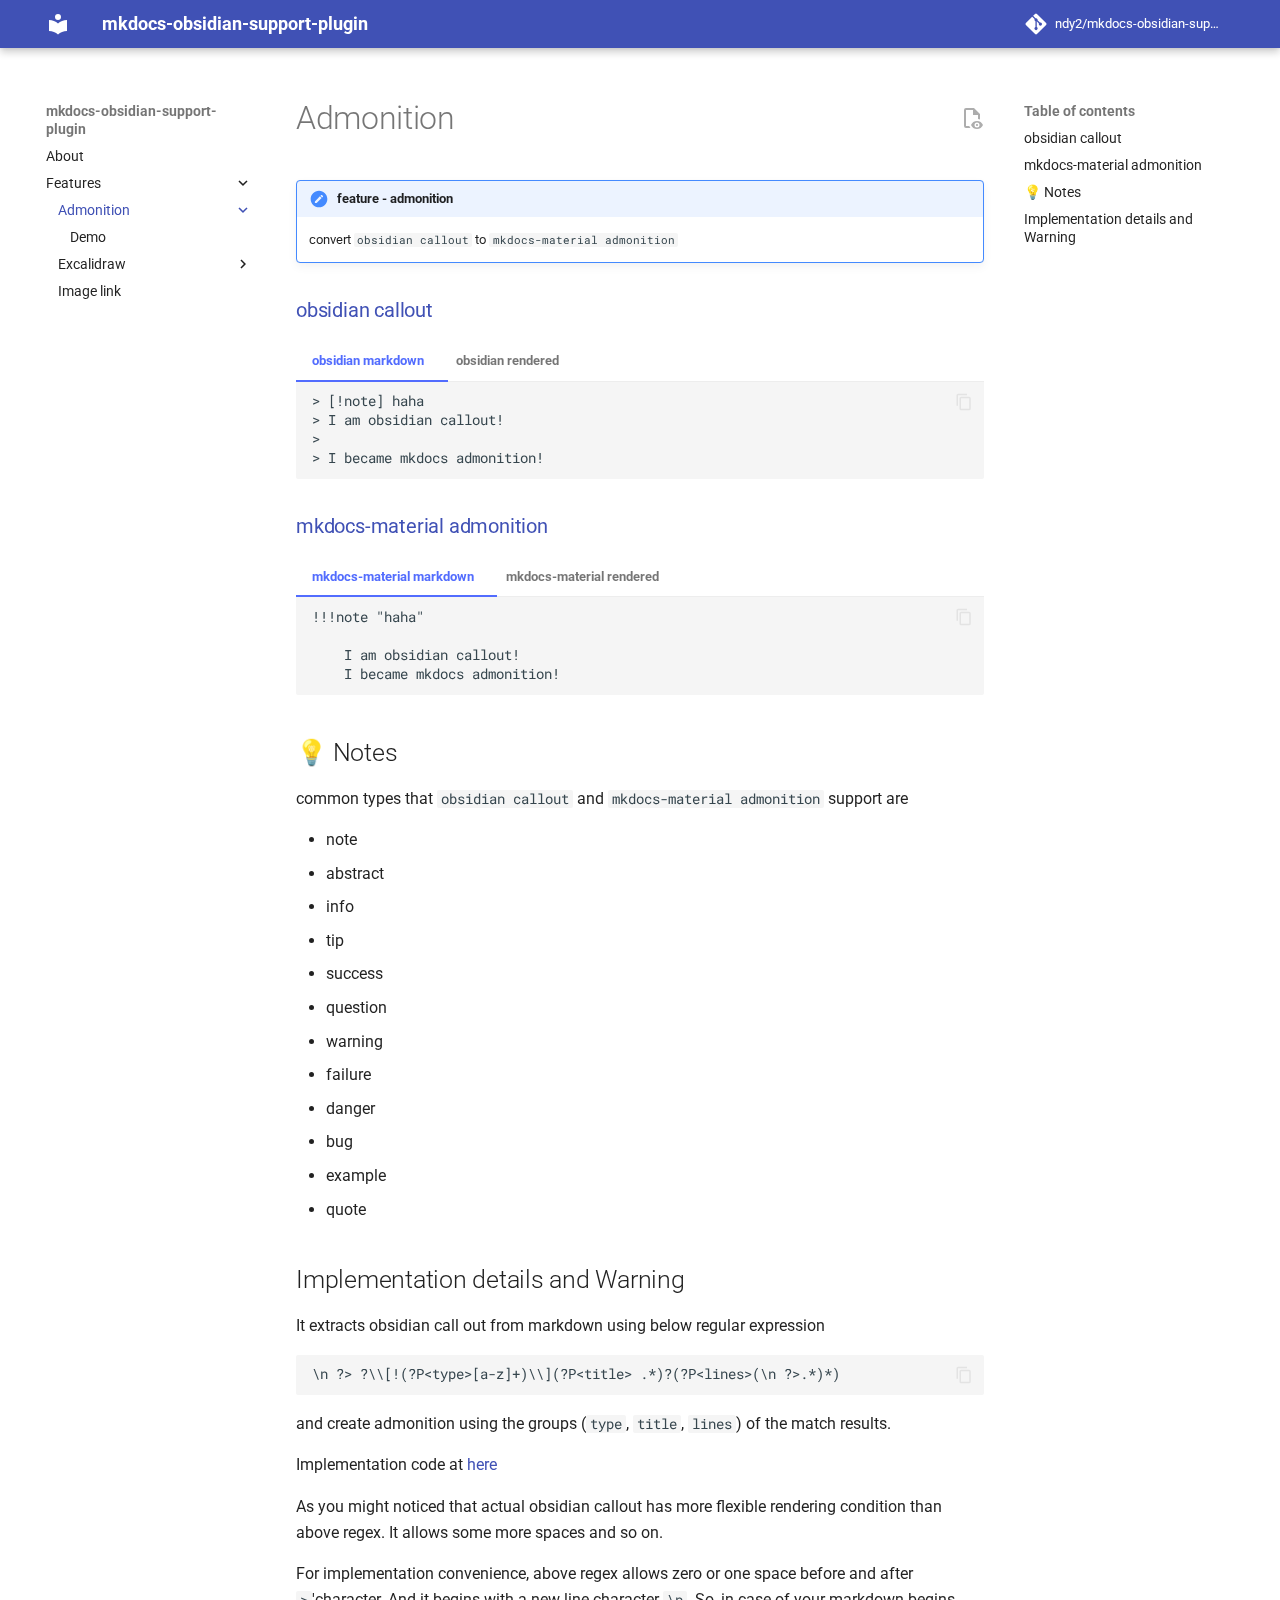
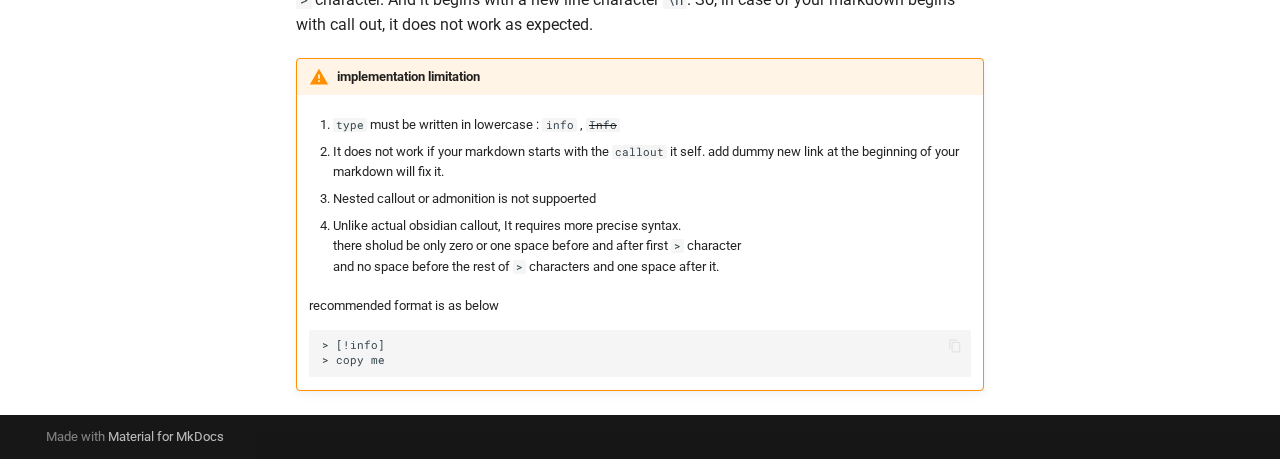
<file: features/admonition/index.html>
<!DOCTYPE html>

<html class="no-js" lang="en">
<head>
<meta charset="utf-8"/>
<meta content="width=device-width,initial-scale=1" name="viewport"/>
<meta content="A MkDocs plugin that supports obsidian to mkdocs convert" name="description"/>
<link href="https://ndy2.github.io/features/admonition/" rel="canonical"/>
<link href="../.." rel="prev"/>
<link href="demo/" rel="next"/>
<link href="../../assets/images/favicon.png" rel="icon"/>
<meta content="mkdocs-1.4.2, mkdocs-material-9.0.15" name="generator"/>
<title>Admonition - mkdocs-obsidian-support-plugin</title>
<link href="../../assets/stylesheets/main.113286f1.min.css" rel="stylesheet"/>
<link href="../../assets/stylesheets/palette.a0c5b2b5.min.css" rel="stylesheet"/>
<link crossorigin="" href="https://fonts.gstatic.com" rel="preconnect"/>
<link href="https://fonts.googleapis.com/css?family=Roboto:300,300i,400,400i,700,700i%7CRoboto+Mono:400,400i,700,700i&amp;display=fallback" rel="stylesheet"/>
<style>:root{--md-text-font:"Roboto";--md-code-font:"Roboto Mono"}</style>
<script>__md_scope=new URL("../..",location),__md_hash=e=>[...e].reduce((e,_)=>(e<<5)-e+_.charCodeAt(0),0),__md_get=(e,_=localStorage,t=__md_scope)=>JSON.parse(_.getItem(t.pathname+"."+e)),__md_set=(e,_,t=localStorage,a=__md_scope)=>{try{t.setItem(a.pathname+"."+e,JSON.stringify(_))}catch(e){}}</script>
<link href="../../assets/stylesheets/glightbox.min.css" rel="stylesheet"/><style>
            html.glightbox-open { overflow: initial; height: 100%; }
            .gslide-title { margin-top: 0px; user-select: text; }
            .gslide-desc { color: #666; user-select: text; }
            .gslide-image img { background: white; }
            
                .gscrollbar-fixer { padding-right: 15px; }
                .gdesc-inner { font-size: 0.75rem; }
                body[data-md-color-scheme="slate"] .gdesc-inner { background: var(--md-default-bg-color);}
                body[data-md-color-scheme="slate"] .gslide-title { color: var(--md-default-fg-color);}
                body[data-md-color-scheme="slate"] .gslide-desc { color: var(--md-default-fg-color);}
                </style><script src="../../assets/javascripts/glightbox.min.js"></script></head>
<body data-md-color-accent="" data-md-color-primary="" data-md-color-scheme="default" dir="ltr">
<input autocomplete="off" class="md-toggle" data-md-toggle="drawer" id="__drawer" type="checkbox"/>
<input autocomplete="off" class="md-toggle" data-md-toggle="search" id="__search" type="checkbox"/>
<label class="md-overlay" for="__drawer"></label>
<div data-md-component="skip">
<a class="md-skip" href="#obsidian-callout">
          Skip to content
        </a>
</div>
<div data-md-component="announce">
</div>
<header class="md-header" data-md-component="header">
<nav aria-label="Header" class="md-header__inner md-grid">
<a aria-label="mkdocs-obsidian-support-plugin" class="md-header__button md-logo" data-md-component="logo" href="../.." title="mkdocs-obsidian-support-plugin">
<svg viewbox="0 0 24 24" xmlns="http://www.w3.org/2000/svg"><path d="M12 8a3 3 0 0 0 3-3 3 3 0 0 0-3-3 3 3 0 0 0-3 3 3 3 0 0 0 3 3m0 3.54C9.64 9.35 6.5 8 3 8v11c3.5 0 6.64 1.35 9 3.54 2.36-2.19 5.5-3.54 9-3.54V8c-3.5 0-6.64 1.35-9 3.54Z"></path></svg>
</a>
<label class="md-header__button md-icon" for="__drawer">
<svg viewbox="0 0 24 24" xmlns="http://www.w3.org/2000/svg"><path d="M3 6h18v2H3V6m0 5h18v2H3v-2m0 5h18v2H3v-2Z"></path></svg>
</label>
<div class="md-header__title" data-md-component="header-title">
<div class="md-header__ellipsis">
<div class="md-header__topic">
<span class="md-ellipsis">
            mkdocs-obsidian-support-plugin
          </span>
</div>
<div class="md-header__topic" data-md-component="header-topic">
<span class="md-ellipsis">
            
              Admonition
            
          </span>
</div>
</div>
</div>
<div class="md-header__source">
<a class="md-source" data-md-component="source" href="https://github.com/ndy2/mkdocs-obsidian-support-plugin" title="Go to repository">
<div class="md-source__icon md-icon">
<svg viewbox="0 0 448 512" xmlns="http://www.w3.org/2000/svg"><!--! Font Awesome Free 6.3.0 by @fontawesome - https://fontawesome.com License - https://fontawesome.com/license/free (Icons: CC BY 4.0, Fonts: SIL OFL 1.1, Code: MIT License) Copyright 2023 Fonticons, Inc.--><path d="M439.55 236.05 244 40.45a28.87 28.87 0 0 0-40.81 0l-40.66 40.63 51.52 51.52c27.06-9.14 52.68 16.77 43.39 43.68l49.66 49.66c34.23-11.8 61.18 31 35.47 56.69-26.49 26.49-70.21-2.87-56-37.34L240.22 199v121.85c25.3 12.54 22.26 41.85 9.08 55a34.34 34.34 0 0 1-48.55 0c-17.57-17.6-11.07-46.91 11.25-56v-123c-20.8-8.51-24.6-30.74-18.64-45L142.57 101 8.45 235.14a28.86 28.86 0 0 0 0 40.81l195.61 195.6a28.86 28.86 0 0 0 40.8 0l194.69-194.69a28.86 28.86 0 0 0 0-40.81z"></path></svg>
</div>
<div class="md-source__repository">
    ndy2/mkdocs-obsidian-support-plugin
  </div>
</a>
</div>
</nav>
</header>
<div class="md-container" data-md-component="container">
<main class="md-main" data-md-component="main">
<div class="md-main__inner md-grid">
<div class="md-sidebar md-sidebar--primary" data-md-component="sidebar" data-md-type="navigation">
<div class="md-sidebar__scrollwrap">
<div class="md-sidebar__inner">
<nav aria-label="Navigation" class="md-nav md-nav--primary" data-md-level="0">
<label class="md-nav__title" for="__drawer">
<a aria-label="mkdocs-obsidian-support-plugin" class="md-nav__button md-logo" data-md-component="logo" href="../.." title="mkdocs-obsidian-support-plugin">
<svg viewbox="0 0 24 24" xmlns="http://www.w3.org/2000/svg"><path d="M12 8a3 3 0 0 0 3-3 3 3 0 0 0-3-3 3 3 0 0 0-3 3 3 3 0 0 0 3 3m0 3.54C9.64 9.35 6.5 8 3 8v11c3.5 0 6.64 1.35 9 3.54 2.36-2.19 5.5-3.54 9-3.54V8c-3.5 0-6.64 1.35-9 3.54Z"></path></svg>
</a>
    mkdocs-obsidian-support-plugin
  </label>
<div class="md-nav__source">
<a class="md-source" data-md-component="source" href="https://github.com/ndy2/mkdocs-obsidian-support-plugin" title="Go to repository">
<div class="md-source__icon md-icon">
<svg viewbox="0 0 448 512" xmlns="http://www.w3.org/2000/svg"><!--! Font Awesome Free 6.3.0 by @fontawesome - https://fontawesome.com License - https://fontawesome.com/license/free (Icons: CC BY 4.0, Fonts: SIL OFL 1.1, Code: MIT License) Copyright 2023 Fonticons, Inc.--><path d="M439.55 236.05 244 40.45a28.87 28.87 0 0 0-40.81 0l-40.66 40.63 51.52 51.52c27.06-9.14 52.68 16.77 43.39 43.68l49.66 49.66c34.23-11.8 61.18 31 35.47 56.69-26.49 26.49-70.21-2.87-56-37.34L240.22 199v121.85c25.3 12.54 22.26 41.85 9.08 55a34.34 34.34 0 0 1-48.55 0c-17.57-17.6-11.07-46.91 11.25-56v-123c-20.8-8.51-24.6-30.74-18.64-45L142.57 101 8.45 235.14a28.86 28.86 0 0 0 0 40.81l195.61 195.6a28.86 28.86 0 0 0 40.8 0l194.69-194.69a28.86 28.86 0 0 0 0-40.81z"></path></svg>
</div>
<div class="md-source__repository">
    ndy2/mkdocs-obsidian-support-plugin
  </div>
</a>
</div>
<ul class="md-nav__list" data-md-scrollfix="">
<li class="md-nav__item">
<a class="md-nav__link" href="../..">
        About
      </a>
</li>
<li class="md-nav__item md-nav__item--active md-nav__item--nested">
<input checked="" class="md-nav__toggle md-toggle" id="__nav_2" type="checkbox"/>
<label class="md-nav__link" for="__nav_2" id="__nav_2_label" tabindex="0">
          Features
          <span class="md-nav__icon md-icon"></span>
</label>
<nav aria-expanded="true" aria-labelledby="__nav_2_label" class="md-nav" data-md-level="1">
<label class="md-nav__title" for="__nav_2">
<span class="md-nav__icon md-icon"></span>
          Features
        </label>
<ul class="md-nav__list" data-md-scrollfix="">
<li class="md-nav__item md-nav__item--active md-nav__item--nested">
<input checked="" class="md-nav__toggle md-toggle" id="__nav_2_1" type="checkbox"/>
<div class="md-nav__link md-nav__link--index md-nav__link--active">
<a href="./">Admonition</a>
<label for="__nav_2_1">
<span class="md-nav__icon md-icon"></span>
</label>
</div>
<nav aria-expanded="true" aria-labelledby="__nav_2_1_label" class="md-nav" data-md-level="2">
<label class="md-nav__title" for="__nav_2_1">
<span class="md-nav__icon md-icon"></span>
          Admonition
        </label>
<ul class="md-nav__list" data-md-scrollfix="">
<li class="md-nav__item">
<a class="md-nav__link" href="demo/">
        Demo
      </a>
</li>
</ul>
</nav>
</li>
<li class="md-nav__item md-nav__item--nested">
<input class="md-nav__toggle md-toggle" id="__nav_2_2" type="checkbox"/>
<div class="md-nav__link md-nav__link--index">
<a href="../excalidraw/">Excalidraw</a>
<label for="__nav_2_2">
<span class="md-nav__icon md-icon"></span>
</label>
</div>
<nav aria-expanded="false" aria-labelledby="__nav_2_2_label" class="md-nav" data-md-level="2">
<label class="md-nav__title" for="__nav_2_2">
<span class="md-nav__icon md-icon"></span>
          Excalidraw
        </label>
<ul class="md-nav__list" data-md-scrollfix="">
<li class="md-nav__item">
<a class="md-nav__link" href="../excalidraw/my-circles.excalidraw/">
        My circles.excalidraw
      </a>
</li>
<li class="md-nav__item">
<a class="md-nav__link" href="../excalidraw/my-draw.excalidraw/">
        My draw.excalidraw
      </a>
</li>
</ul>
</nav>
</li>
<li class="md-nav__item md-nav__item--nested">
<input class="md-nav__toggle md-toggle" id="__nav_2_3" type="checkbox"/>
<div class="md-nav__link md-nav__link--index">
<a href="../image-link/">Image link</a>
</div>
<nav aria-expanded="false" aria-labelledby="__nav_2_3_label" class="md-nav" data-md-level="2">
<label class="md-nav__title" for="__nav_2_3">
<span class="md-nav__icon md-icon"></span>
          Image link
        </label>
<ul class="md-nav__list" data-md-scrollfix="">
</ul>
</nav>
</li>
</ul>
</nav>
</li>
</ul>
</nav>
</div>
</div>
</div>
<div class="md-sidebar md-sidebar--secondary" data-md-component="sidebar" data-md-type="toc">
<div class="md-sidebar__scrollwrap">
<div class="md-sidebar__inner">
<nav aria-label="Table of contents" class="md-nav md-nav--secondary">
<label class="md-nav__title" for="__toc">
<span class="md-nav__icon md-icon"></span>
      Table of contents
    </label>
<ul class="md-nav__list" data-md-component="toc" data-md-scrollfix="">
<li class="md-nav__item">
<a class="md-nav__link" href="#obsidian-callout">
    obsidian callout
  </a>
</li>
<li class="md-nav__item">
<a class="md-nav__link" href="#mkdocs-material-admonition">
    mkdocs-material admonition
  </a>
</li>
<li class="md-nav__item">
<a class="md-nav__link" href="#notes">
    💡 Notes
  </a>
</li>
<li class="md-nav__item">
<a class="md-nav__link" href="#implementation-details-and-warning">
    Implementation details and Warning
  </a>
</li>
</ul>
</nav>
</div>
</div>
</div>
<div class="md-content" data-md-component="content">
<article class="md-content__inner md-typeset">
<a class="md-content__button md-icon" href="https://github.com/ndy2/mkdocs-obsidian-support-plugin/raw/main/docs/features/admonition/index.md" title="View source of this page">
<svg viewbox="0 0 24 24" xmlns="http://www.w3.org/2000/svg"><path d="M17 18c.56 0 1 .44 1 1s-.44 1-1 1-1-.44-1-1 .44-1 1-1m0-3c-2.73 0-5.06 1.66-6 4 .94 2.34 3.27 4 6 4s5.06-1.66 6-4c-.94-2.34-3.27-4-6-4m0 6.5a2.5 2.5 0 0 1-2.5-2.5 2.5 2.5 0 0 1 2.5-2.5 2.5 2.5 0 0 1 2.5 2.5 2.5 2.5 0 0 1-2.5 2.5M9.27 20H6V4h7v5h5v4.07c.7.08 1.36.25 2 .49V8l-6-6H6a2 2 0 0 0-2 2v16a2 2 0 0 0 2 2h4.5a8.15 8.15 0 0 1-1.23-2Z"></path></svg>
</a>
<h1>Admonition</h1>
<div class="admonition note">
<p class="admonition-title"> feature - admonition</p>
<p>convert <code>obsidian callout</code> to <code>mkdocs-material admonition</code></p>
</div>
<h3 id="obsidian-callout"><a href="https://help.obsidian.md/Editing+and+formatting/Callouts">obsidian callout</a><a class="headerlink" href="#obsidian-callout" title="Permanent link">¶</a></h3>
<div class="tabbed-set tabbed-alternate" data-tabs="1:2"><input checked="checked" id="__tabbed_1_1" name="__tabbed_1" type="radio"><input id="__tabbed_1_2" name="__tabbed_1" type="radio"><div class="tabbed-labels"><label for="__tabbed_1_1">obsidian markdown</label><label for="__tabbed_1_2">obsidian rendered</label></div>
<div class="tabbed-content">
<div class="tabbed-block">
<div class="highlight"><pre><span></span><code>&gt; [!note] haha
&gt; I am obsidian callout!
&gt; 
&gt; I became mkdocs admonition!
</code></pre></div>
</div>
<div class="tabbed-block">
<p><a class="glightbox" data-desc-position="bottom" data-height="auto" data-width="100%" href="images/1.png"><img alt="images/1.png" src="images/1.png"/></a></p>
</div>
</div>
</input></input></div>
<h3 id="mkdocs-material-admonition"><a href="https://squidfunk.github.io/mkdocs-material/reference/admonitions">mkdocs-material admonition</a><a class="headerlink" href="#mkdocs-material-admonition" title="Permanent link">¶</a></h3>
<div class="tabbed-set tabbed-alternate" data-tabs="2:2"><input checked="checked" id="__tabbed_2_1" name="__tabbed_2" type="radio"><input id="__tabbed_2_2" name="__tabbed_2" type="radio"><div class="tabbed-labels"><label for="__tabbed_2_1">mkdocs-material markdown</label><label for="__tabbed_2_2">mkdocs-material rendered</label></div>
<div class="tabbed-content">
<div class="tabbed-block">
<div class="highlight"><pre><span></span><code>!!!note "haha"

    I am obsidian callout!
    I became mkdocs admonition!
</code></pre></div>
</div>
<div class="tabbed-block">
<div class="admonition note">
<p class="admonition-title">haha</p>
<p>I am obsidian callout!</p>
<p>I became mkdocs admonition!</p>
</div>
</div>
</div>
</input></input></div>
<h2 id="notes">💡 Notes<a class="headerlink" href="#notes" title="Permanent link">¶</a></h2>
<p>common types that <code>obsidian callout</code> and <code>mkdocs-material admonition</code> support are</p>
<ul>
<li>note</li>
<li>abstract</li>
<li>info</li>
<li>tip</li>
<li>success</li>
<li>question</li>
<li>warning</li>
<li>failure</li>
<li>danger</li>
<li>bug</li>
<li>example</li>
<li>quote</li>
</ul>
<h2 id="implementation-details-and-warning">Implementation details and Warning<a class="headerlink" href="#implementation-details-and-warning" title="Permanent link">¶</a></h2>
<p>It extracts obsidian call out from markdown using below regular expression </p>
<div class="highlight"><pre><span></span><code>\n ?&gt; ?\\[!(?P&lt;type&gt;[a-z]+)\\](?P&lt;title&gt; .*)?(?P&lt;lines&gt;(\n ?&gt;.*)*)
</code></pre></div>
<p>and create admonition using the groups (<code>type</code>, <code>title</code>, <code>lines</code>) of the match results.</p>
<p>Implementation code at <a href="https://github.com/ndy2/mkdocs-obsidian-support-plugin/blob/main/obsidian_support/conversion/admonition.py">here</a></p>
<p>As you might noticed that actual obsidian callout has more flexible rendering condition than above regex.  It allows some more spaces and so on.</p>
<p>For implementation convenience, above regex allows zero or one space before and after <code>&gt;</code>'character. And it begins with a new line character <code>\n</code>. So, in case of your markdown begins with call out, it does not work as expected.</p>
<div class="admonition warning">
<p class="admonition-title">implementation limitation</p>
<ol>
<li>
<p><code>type</code> must be written in lowercase : <code>info</code> , <del><code>Info</code></del></p>
</li>
<li>
<p>It does not work if your markdown starts with the <code>callout</code> it self.  add dummy new link at the beginning of your markdown will fix it.</p>
</li>
<li>
<p>Nested callout or admonition is not suppoerted</p>
</li>
<li>
<p>Unlike actual obsidian callout, It requires more precise syntax. <br/>
   there sholud be only zero or one space before and after first  <code>&gt;</code> character <br/>
   and no space before the rest of <code>&gt;</code> characters and one space after it.</p>
</li>
</ol>
<p>recommended format is as below
<div class="highlight"><pre><span></span><code>&gt; [!info]
&gt; copy me 
</code></pre></div></p>
</div>
</article>
</div>
</div>
</main>
<footer class="md-footer">
<div class="md-footer-meta md-typeset">
<div class="md-footer-meta__inner md-grid">
<div class="md-copyright">
  
  
    Made with
    <a href="https://squidfunk.github.io/mkdocs-material/" rel="noopener" target="_blank">
      Material for MkDocs
    </a>
</div>
</div>
</div>
</footer>
</div>
<div class="md-dialog" data-md-component="dialog">
<div class="md-dialog__inner md-typeset"></div>
</div>
<script id="__config" type="application/json">{"base": "../..", "features": ["content.code.copy", "content.action.view", "navigation.indexes"], "search": "../../assets/javascripts/workers/search.208ed371.min.js", "translations": {"clipboard.copied": "Copied to clipboard", "clipboard.copy": "Copy to clipboard", "search.result.more.one": "1 more on this page", "search.result.more.other": "# more on this page", "search.result.none": "No matching documents", "search.result.one": "1 matching document", "search.result.other": "# matching documents", "search.result.placeholder": "Type to start searching", "search.result.term.missing": "Missing", "select.version": "Select version"}}</script>
<script src="../../assets/javascripts/bundle.2a6f1dda.min.js"></script>
<script>document$.subscribe(() => {const lightbox = GLightbox({"touchNavigation": true, "loop": false, "zoomable": true, "draggable": true, "openEffect": "zoom", "closeEffect": "zoom", "slideEffect": "slide"});})</script></body>
</html>
</file>
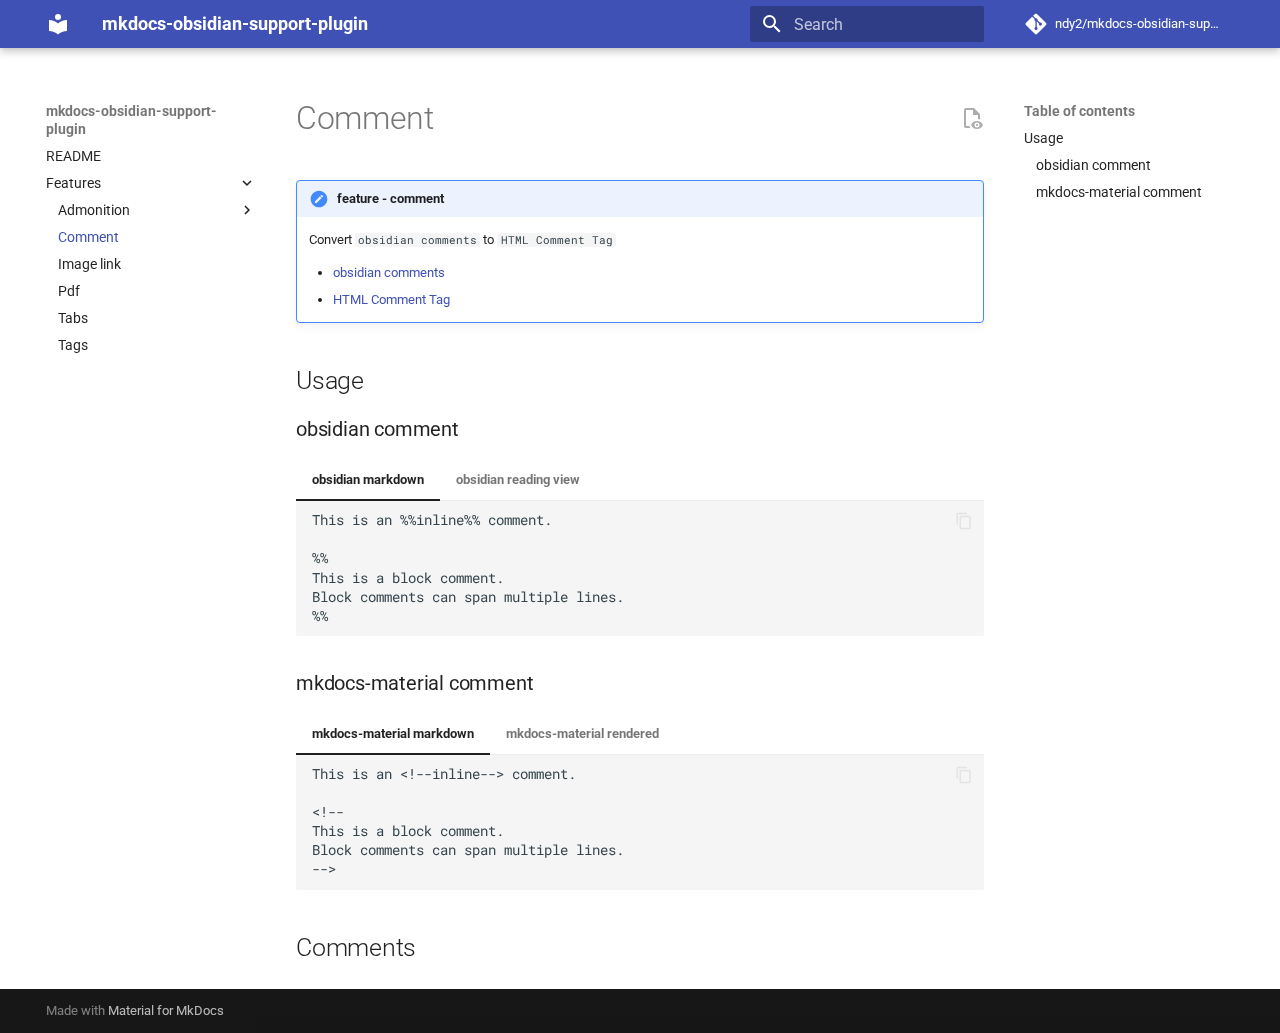
<file: features/comment/index.html>
<!doctype html>
<html lang="en" class="no-js">
  <head>
    
      <meta charset="utf-8">
      <meta name="viewport" content="width=device-width,initial-scale=1">
      
        <meta name="description" content="A MkDocs plugin that supports obsidian to mkdocs convert">
      
      
      
        <link rel="canonical" href="https://ndy2.github.io/mkdocs-obsidian-support-plugin/features/comment/">
      
      
        <link rel="prev" href="../admonition/demo/">
      
      
        <link rel="next" href="../image-link/">
      
      
      <link rel="icon" href="../../assets/images/favicon.png">
      <meta name="generator" content="mkdocs-1.5.3, mkdocs-material-9.5.16">
    
    
      
        <title>Comment - mkdocs-obsidian-support-plugin</title>
      
    
    
      <link rel="stylesheet" href="../../assets/stylesheets/main.bcfcd587.min.css">
      
      


    
    
      
    
    
      
        
        
        <link rel="preconnect" href="https://fonts.gstatic.com" crossorigin>
        <link rel="stylesheet" href="https://fonts.googleapis.com/css?family=Roboto:300,300i,400,400i,700,700i%7CRoboto+Mono:400,400i,700,700i&display=fallback">
        <style>:root{--md-text-font:"Roboto";--md-code-font:"Roboto Mono"}</style>
      
    
    
      <link rel="stylesheet" href="../../assets/css/obsidian_tags.css">
    
    <script>__md_scope=new URL("../..",location),__md_hash=e=>[...e].reduce((e,_)=>(e<<5)-e+_.charCodeAt(0),0),__md_get=(e,_=localStorage,t=__md_scope)=>JSON.parse(_.getItem(t.pathname+"."+e)),__md_set=(e,_,t=localStorage,a=__md_scope)=>{try{t.setItem(a.pathname+"."+e,JSON.stringify(_))}catch(e){}}</script>
    
      

    
    
    
   <link href="../../assets/stylesheets/glightbox.min.css" rel="stylesheet"/><style>
    html.glightbox-open { overflow: initial; height: 100%; }
    .gslide-title { margin-top: 0px; user-select: text; }
    .gslide-desc { color: #666; user-select: text; }
    .gslide-image img { background: white; }
    .gscrollbar-fixer { padding-right: 15px; }
    .gdesc-inner { font-size: 0.75rem; }
    body[data-md-color-scheme="slate"] .gdesc-inner { background: var(--md-default-bg-color);}
    body[data-md-color-scheme="slate"] .gslide-title { color: var(--md-default-fg-color);}
    body[data-md-color-scheme="slate"] .gslide-desc { color: var(--md-default-fg-color);}</style> <script src="../../assets/javascripts/glightbox.min.js"></script></head>
  
  
    <body dir="ltr">
  
    
    <input class="md-toggle" data-md-toggle="drawer" type="checkbox" id="__drawer" autocomplete="off">
    <input class="md-toggle" data-md-toggle="search" type="checkbox" id="__search" autocomplete="off">
    <label class="md-overlay" for="__drawer"></label>
    <div data-md-component="skip">
      
        
        <a href="#usage" class="md-skip">
          Skip to content
        </a>
      
    </div>
    <div data-md-component="announce">
      
    </div>
    
    
      

  

<header class="md-header md-header--shadow" data-md-component="header">
  <nav class="md-header__inner md-grid" aria-label="Header">
    <a href="../.." title="mkdocs-obsidian-support-plugin" class="md-header__button md-logo" aria-label="mkdocs-obsidian-support-plugin" data-md-component="logo">
      
  
  <svg xmlns="http://www.w3.org/2000/svg" viewBox="0 0 24 24"><path d="M12 8a3 3 0 0 0 3-3 3 3 0 0 0-3-3 3 3 0 0 0-3 3 3 3 0 0 0 3 3m0 3.54C9.64 9.35 6.5 8 3 8v11c3.5 0 6.64 1.35 9 3.54 2.36-2.19 5.5-3.54 9-3.54V8c-3.5 0-6.64 1.35-9 3.54Z"/></svg>

    </a>
    <label class="md-header__button md-icon" for="__drawer">
      
      <svg xmlns="http://www.w3.org/2000/svg" viewBox="0 0 24 24"><path d="M3 6h18v2H3V6m0 5h18v2H3v-2m0 5h18v2H3v-2Z"/></svg>
    </label>
    <div class="md-header__title" data-md-component="header-title">
      <div class="md-header__ellipsis">
        <div class="md-header__topic">
          <span class="md-ellipsis">
            mkdocs-obsidian-support-plugin
          </span>
        </div>
        <div class="md-header__topic" data-md-component="header-topic">
          <span class="md-ellipsis">
            
              Comment
            
          </span>
        </div>
      </div>
    </div>
    
    
      <script>var media,input,key,value,palette=__md_get("__palette");if(palette&&palette.color){"(prefers-color-scheme)"===palette.color.media&&(media=matchMedia("(prefers-color-scheme: light)"),input=document.querySelector(media.matches?"[data-md-color-media='(prefers-color-scheme: light)']":"[data-md-color-media='(prefers-color-scheme: dark)']"),palette.color.media=input.getAttribute("data-md-color-media"),palette.color.scheme=input.getAttribute("data-md-color-scheme"),palette.color.primary=input.getAttribute("data-md-color-primary"),palette.color.accent=input.getAttribute("data-md-color-accent"));for([key,value]of Object.entries(palette.color))document.body.setAttribute("data-md-color-"+key,value)}</script>
    
    
    
      <label class="md-header__button md-icon" for="__search">
        
        <svg xmlns="http://www.w3.org/2000/svg" viewBox="0 0 24 24"><path d="M9.5 3A6.5 6.5 0 0 1 16 9.5c0 1.61-.59 3.09-1.56 4.23l.27.27h.79l5 5-1.5 1.5-5-5v-.79l-.27-.27A6.516 6.516 0 0 1 9.5 16 6.5 6.5 0 0 1 3 9.5 6.5 6.5 0 0 1 9.5 3m0 2C7 5 5 7 5 9.5S7 14 9.5 14 14 12 14 9.5 12 5 9.5 5Z"/></svg>
      </label>
      <div class="md-search" data-md-component="search" role="dialog">
  <label class="md-search__overlay" for="__search"></label>
  <div class="md-search__inner" role="search">
    <form class="md-search__form" name="search">
      <input type="text" class="md-search__input" name="query" aria-label="Search" placeholder="Search" autocapitalize="off" autocorrect="off" autocomplete="off" spellcheck="false" data-md-component="search-query" required>
      <label class="md-search__icon md-icon" for="__search">
        
        <svg xmlns="http://www.w3.org/2000/svg" viewBox="0 0 24 24"><path d="M9.5 3A6.5 6.5 0 0 1 16 9.5c0 1.61-.59 3.09-1.56 4.23l.27.27h.79l5 5-1.5 1.5-5-5v-.79l-.27-.27A6.516 6.516 0 0 1 9.5 16 6.5 6.5 0 0 1 3 9.5 6.5 6.5 0 0 1 9.5 3m0 2C7 5 5 7 5 9.5S7 14 9.5 14 14 12 14 9.5 12 5 9.5 5Z"/></svg>
        
        <svg xmlns="http://www.w3.org/2000/svg" viewBox="0 0 24 24"><path d="M20 11v2H8l5.5 5.5-1.42 1.42L4.16 12l7.92-7.92L13.5 5.5 8 11h12Z"/></svg>
      </label>
      <nav class="md-search__options" aria-label="Search">
        
        <button type="reset" class="md-search__icon md-icon" title="Clear" aria-label="Clear" tabindex="-1">
          
          <svg xmlns="http://www.w3.org/2000/svg" viewBox="0 0 24 24"><path d="M19 6.41 17.59 5 12 10.59 6.41 5 5 6.41 10.59 12 5 17.59 6.41 19 12 13.41 17.59 19 19 17.59 13.41 12 19 6.41Z"/></svg>
        </button>
      </nav>
      
    </form>
    <div class="md-search__output">
      <div class="md-search__scrollwrap" data-md-scrollfix>
        <div class="md-search-result" data-md-component="search-result">
          <div class="md-search-result__meta">
            Initializing search
          </div>
          <ol class="md-search-result__list" role="presentation"></ol>
        </div>
      </div>
    </div>
  </div>
</div>
    
    
      <div class="md-header__source">
        <a href="https://github.com/ndy2/mkdocs-obsidian-support-plugin" title="Go to repository" class="md-source" data-md-component="source">
  <div class="md-source__icon md-icon">
    
    <svg xmlns="http://www.w3.org/2000/svg" viewBox="0 0 448 512"><!--! Font Awesome Free 6.5.1 by @fontawesome - https://fontawesome.com License - https://fontawesome.com/license/free (Icons: CC BY 4.0, Fonts: SIL OFL 1.1, Code: MIT License) Copyright 2023 Fonticons, Inc.--><path d="M439.55 236.05 244 40.45a28.87 28.87 0 0 0-40.81 0l-40.66 40.63 51.52 51.52c27.06-9.14 52.68 16.77 43.39 43.68l49.66 49.66c34.23-11.8 61.18 31 35.47 56.69-26.49 26.49-70.21-2.87-56-37.34L240.22 199v121.85c25.3 12.54 22.26 41.85 9.08 55a34.34 34.34 0 0 1-48.55 0c-17.57-17.6-11.07-46.91 11.25-56v-123c-20.8-8.51-24.6-30.74-18.64-45L142.57 101 8.45 235.14a28.86 28.86 0 0 0 0 40.81l195.61 195.6a28.86 28.86 0 0 0 40.8 0l194.69-194.69a28.86 28.86 0 0 0 0-40.81z"/></svg>
  </div>
  <div class="md-source__repository">
    ndy2/mkdocs-obsidian-support-plugin
  </div>
</a>
      </div>
    
  </nav>
  
</header>
    
    <div class="md-container" data-md-component="container">
      
      
        
          
        
      
      <main class="md-main" data-md-component="main">
        <div class="md-main__inner md-grid">
          
            
              
              <div class="md-sidebar md-sidebar--primary" data-md-component="sidebar" data-md-type="navigation" >
                <div class="md-sidebar__scrollwrap">
                  <div class="md-sidebar__inner">
                    



<nav class="md-nav md-nav--primary" aria-label="Navigation" data-md-level="0">
  <label class="md-nav__title" for="__drawer">
    <a href="../.." title="mkdocs-obsidian-support-plugin" class="md-nav__button md-logo" aria-label="mkdocs-obsidian-support-plugin" data-md-component="logo">
      
  
  <svg xmlns="http://www.w3.org/2000/svg" viewBox="0 0 24 24"><path d="M12 8a3 3 0 0 0 3-3 3 3 0 0 0-3-3 3 3 0 0 0-3 3 3 3 0 0 0 3 3m0 3.54C9.64 9.35 6.5 8 3 8v11c3.5 0 6.64 1.35 9 3.54 2.36-2.19 5.5-3.54 9-3.54V8c-3.5 0-6.64 1.35-9 3.54Z"/></svg>

    </a>
    mkdocs-obsidian-support-plugin
  </label>
  
    <div class="md-nav__source">
      <a href="https://github.com/ndy2/mkdocs-obsidian-support-plugin" title="Go to repository" class="md-source" data-md-component="source">
  <div class="md-source__icon md-icon">
    
    <svg xmlns="http://www.w3.org/2000/svg" viewBox="0 0 448 512"><!--! Font Awesome Free 6.5.1 by @fontawesome - https://fontawesome.com License - https://fontawesome.com/license/free (Icons: CC BY 4.0, Fonts: SIL OFL 1.1, Code: MIT License) Copyright 2023 Fonticons, Inc.--><path d="M439.55 236.05 244 40.45a28.87 28.87 0 0 0-40.81 0l-40.66 40.63 51.52 51.52c27.06-9.14 52.68 16.77 43.39 43.68l49.66 49.66c34.23-11.8 61.18 31 35.47 56.69-26.49 26.49-70.21-2.87-56-37.34L240.22 199v121.85c25.3 12.54 22.26 41.85 9.08 55a34.34 34.34 0 0 1-48.55 0c-17.57-17.6-11.07-46.91 11.25-56v-123c-20.8-8.51-24.6-30.74-18.64-45L142.57 101 8.45 235.14a28.86 28.86 0 0 0 0 40.81l195.61 195.6a28.86 28.86 0 0 0 40.8 0l194.69-194.69a28.86 28.86 0 0 0 0-40.81z"/></svg>
  </div>
  <div class="md-source__repository">
    ndy2/mkdocs-obsidian-support-plugin
  </div>
</a>
    </div>
  
  <ul class="md-nav__list" data-md-scrollfix>
    
      
      
  
  
  
  
    <li class="md-nav__item">
      <a href="../.." class="md-nav__link">
        
  
  <span class="md-ellipsis">
    README
  </span>
  

      </a>
    </li>
  

    
      
      
  
  
    
  
  
  
    
    
      
        
      
        
      
        
      
        
      
        
      
        
      
    
    
    
    <li class="md-nav__item md-nav__item--active md-nav__item--nested">
      
        
        
        <input class="md-nav__toggle md-toggle " type="checkbox" id="__nav_2" checked>
        
          
          <label class="md-nav__link" for="__nav_2" id="__nav_2_label" tabindex="0">
            
  
  <span class="md-ellipsis">
    Features
  </span>
  

            <span class="md-nav__icon md-icon"></span>
          </label>
        
        <nav class="md-nav" data-md-level="1" aria-labelledby="__nav_2_label" aria-expanded="true">
          <label class="md-nav__title" for="__nav_2">
            <span class="md-nav__icon md-icon"></span>
            Features
          </label>
          <ul class="md-nav__list" data-md-scrollfix>
            
              
                
  
  
  
  
    
    
      
        
      
        
      
        
      
    
    
    
    <li class="md-nav__item md-nav__item--nested">
      
        
        
        <input class="md-nav__toggle md-toggle " type="checkbox" id="__nav_2_1" >
        
          
          <label class="md-nav__link" for="__nav_2_1" id="__nav_2_1_label" tabindex="0">
            
  
  <span class="md-ellipsis">
    Admonition
  </span>
  

            <span class="md-nav__icon md-icon"></span>
          </label>
        
        <nav class="md-nav" data-md-level="2" aria-labelledby="__nav_2_1_label" aria-expanded="false">
          <label class="md-nav__title" for="__nav_2_1">
            <span class="md-nav__icon md-icon"></span>
            Admonition
          </label>
          <ul class="md-nav__list" data-md-scrollfix>
            
              
                
  
  
  
  
    <li class="md-nav__item">
      <a href="../admonition/callout/" class="md-nav__link">
        
  
  <span class="md-ellipsis">
    Admonition Callout
  </span>
  

      </a>
    </li>
  

              
            
              
                
  
  
  
  
    <li class="md-nav__item">
      <a href="../admonition/backquotes/" class="md-nav__link">
        
  
  <span class="md-ellipsis">
    Admonition Backquotes
  </span>
  

      </a>
    </li>
  

              
            
              
                
  
  
  
  
    <li class="md-nav__item">
      <a href="../admonition/demo/" class="md-nav__link">
        
  
  <span class="md-ellipsis">
    Demo
  </span>
  

      </a>
    </li>
  

              
            
          </ul>
        </nav>
      
    </li>
  

              
            
              
                
  
  
    
  
  
  
    
    
      
        
          
        
      
    
    
    
    <li class="md-nav__item md-nav__item--active md-nav__item--nested">
      
        
        
        <input class="md-nav__toggle md-toggle " type="checkbox" id="__nav_2_2" checked>
        
          
          
          <div class="md-nav__link md-nav__container">
            <a href="./" class="md-nav__link md-nav__link--active">
              
  
  <span class="md-ellipsis">
    Comment
  </span>
  

            </a>
            
          </div>
        
        <nav class="md-nav" data-md-level="2" aria-labelledby="__nav_2_2_label" aria-expanded="true">
          <label class="md-nav__title" for="__nav_2_2">
            <span class="md-nav__icon md-icon"></span>
            Comment
          </label>
          <ul class="md-nav__list" data-md-scrollfix>
            
              
            
          </ul>
        </nav>
      
    </li>
  

              
            
              
                
  
  
  
  
    
    
      
        
          
        
      
    
    
    
    <li class="md-nav__item md-nav__item--nested">
      
        
        
        <input class="md-nav__toggle md-toggle " type="checkbox" id="__nav_2_3" >
        
          
          
          <div class="md-nav__link md-nav__container">
            <a href="../image-link/" class="md-nav__link ">
              
  
  <span class="md-ellipsis">
    Image link
  </span>
  

            </a>
            
          </div>
        
        <nav class="md-nav" data-md-level="2" aria-labelledby="__nav_2_3_label" aria-expanded="false">
          <label class="md-nav__title" for="__nav_2_3">
            <span class="md-nav__icon md-icon"></span>
            Image link
          </label>
          <ul class="md-nav__list" data-md-scrollfix>
            
              
            
          </ul>
        </nav>
      
    </li>
  

              
            
              
                
  
  
  
  
    
    
      
        
          
        
      
    
    
    
    <li class="md-nav__item md-nav__item--nested">
      
        
        
        <input class="md-nav__toggle md-toggle " type="checkbox" id="__nav_2_4" >
        
          
          
          <div class="md-nav__link md-nav__container">
            <a href="../pdf/" class="md-nav__link ">
              
  
  <span class="md-ellipsis">
    Pdf
  </span>
  

            </a>
            
          </div>
        
        <nav class="md-nav" data-md-level="2" aria-labelledby="__nav_2_4_label" aria-expanded="false">
          <label class="md-nav__title" for="__nav_2_4">
            <span class="md-nav__icon md-icon"></span>
            Pdf
          </label>
          <ul class="md-nav__list" data-md-scrollfix>
            
              
            
          </ul>
        </nav>
      
    </li>
  

              
            
              
                
  
  
  
  
    
    
      
        
          
        
      
    
    
    
    <li class="md-nav__item md-nav__item--nested">
      
        
        
        <input class="md-nav__toggle md-toggle " type="checkbox" id="__nav_2_5" >
        
          
          
          <div class="md-nav__link md-nav__container">
            <a href="../tabs/" class="md-nav__link ">
              
  
  <span class="md-ellipsis">
    Tabs
  </span>
  

            </a>
            
          </div>
        
        <nav class="md-nav" data-md-level="2" aria-labelledby="__nav_2_5_label" aria-expanded="false">
          <label class="md-nav__title" for="__nav_2_5">
            <span class="md-nav__icon md-icon"></span>
            Tabs
          </label>
          <ul class="md-nav__list" data-md-scrollfix>
            
              
            
          </ul>
        </nav>
      
    </li>
  

              
            
              
                
  
  
  
  
    
    
      
        
          
        
      
    
    
    
    <li class="md-nav__item md-nav__item--nested">
      
        
        
        <input class="md-nav__toggle md-toggle " type="checkbox" id="__nav_2_6" >
        
          
          
          <div class="md-nav__link md-nav__container">
            <a href="../tags/" class="md-nav__link ">
              
  
  <span class="md-ellipsis">
    Tags
  </span>
  

            </a>
            
          </div>
        
        <nav class="md-nav" data-md-level="2" aria-labelledby="__nav_2_6_label" aria-expanded="false">
          <label class="md-nav__title" for="__nav_2_6">
            <span class="md-nav__icon md-icon"></span>
            Tags
          </label>
          <ul class="md-nav__list" data-md-scrollfix>
            
              
            
          </ul>
        </nav>
      
    </li>
  

              
            
          </ul>
        </nav>
      
    </li>
  

    
  </ul>
</nav>
                  </div>
                </div>
              </div>
            
            
              
              <div class="md-sidebar md-sidebar--secondary" data-md-component="sidebar" data-md-type="toc" >
                <div class="md-sidebar__scrollwrap">
                  <div class="md-sidebar__inner">
                    

<nav class="md-nav md-nav--secondary" aria-label="Table of contents">
  
  
  
  
    <label class="md-nav__title" for="__toc">
      <span class="md-nav__icon md-icon"></span>
      Table of contents
    </label>
    <ul class="md-nav__list" data-md-component="toc" data-md-scrollfix>
      
        <li class="md-nav__item">
  <a href="#usage" class="md-nav__link">
    <span class="md-ellipsis">
      Usage
    </span>
  </a>
  
    <nav class="md-nav" aria-label="Usage">
      <ul class="md-nav__list">
        
          <li class="md-nav__item">
  <a href="#obsidian-comment" class="md-nav__link">
    <span class="md-ellipsis">
      obsidian comment
    </span>
  </a>
  
</li>
        
          <li class="md-nav__item">
  <a href="#mkdocs-material-comment" class="md-nav__link">
    <span class="md-ellipsis">
      mkdocs-material comment
    </span>
  </a>
  
</li>
        
      </ul>
    </nav>
  
</li>
      
    </ul>
  
</nav>
                  </div>
                </div>
              </div>
            
          
          
            <div class="md-content" data-md-component="content">
              <article class="md-content__inner md-typeset">
                
                  

  
  
    
      
    
    <a href="https://github.com/ndy2/mkdocs-obsidian-support-plugin/raw/main/docs/features/comment/index.md" title="View source of this page" class="md-content__button md-icon">
      
      <svg xmlns="http://www.w3.org/2000/svg" viewBox="0 0 24 24"><path d="M17 18c.56 0 1 .44 1 1s-.44 1-1 1-1-.44-1-1 .44-1 1-1m0-3c-2.73 0-5.06 1.66-6 4 .94 2.34 3.27 4 6 4s5.06-1.66 6-4c-.94-2.34-3.27-4-6-4m0 6.5a2.5 2.5 0 0 1-2.5-2.5 2.5 2.5 0 0 1 2.5-2.5 2.5 2.5 0 0 1 2.5 2.5 2.5 2.5 0 0 1-2.5 2.5M9.27 20H6V4h7v5h5v4.07c.7.08 1.36.25 2 .49V8l-6-6H6a2 2 0 0 0-2 2v16a2 2 0 0 0 2 2h4.5a8.15 8.15 0 0 1-1.23-2Z"/></svg>
    </a>
  


  <h1>Comment</h1>

<div class="admonition note">
<p class="admonition-title"> feature - comment</p>
<p>Convert <code>obsidian comments</code> to <code>HTML Comment Tag</code></p>
<ul>
<li><a href="https://help.obsidian.md/Editing+and+formatting/Basic+formatting+syntax#Comments">obsidian comments</a></li>
<li><a href="https://www.w3schools.com/tags/tag_comment.asp">HTML Comment Tag</a></li>
</ul>
</div>
<h2 id="usage">Usage<a class="headerlink" href="#usage" title="Permanent link">&para;</a></h2>
<h3 id="obsidian-comment">obsidian comment<a class="headerlink" href="#obsidian-comment" title="Permanent link">&para;</a></h3>
<div class="tabbed-set tabbed-alternate" data-tabs="1:2"><input checked="checked" id="__tabbed_1_1" name="__tabbed_1" type="radio" /><input id="__tabbed_1_2" name="__tabbed_1" type="radio" /><div class="tabbed-labels"><label for="__tabbed_1_1">obsidian markdown</label><label for="__tabbed_1_2">obsidian reading view</label></div>
<div class="tabbed-content">
<div class="tabbed-block">
<div class="highlight"><pre><span></span><code>This is an %%inline%% comment.

%% 
This is a block comment. 
Block comments can span multiple lines. 
%%
</code></pre></div>
</div>
<div class="tabbed-block">
<p><a class="glightbox" href="images/comment_1.png" data-type="image" data-width="auto" data-height="auto" data-desc-position="bottom"><img alt="images/comment_1.png" src="images/comment_1.png" /></a></p>
</div>
</div>
</div>
<h3 id="mkdocs-material-comment">mkdocs-material comment<a class="headerlink" href="#mkdocs-material-comment" title="Permanent link">&para;</a></h3>
<div class="tabbed-set tabbed-alternate" data-tabs="2:2"><input checked="checked" id="__tabbed_2_1" name="__tabbed_2" type="radio" /><input id="__tabbed_2_2" name="__tabbed_2" type="radio" /><div class="tabbed-labels"><label for="__tabbed_2_1">mkdocs-material markdown</label><label for="__tabbed_2_2">mkdocs-material rendered</label></div>
<div class="tabbed-content">
<div class="tabbed-block">
<div class="highlight"><pre><span></span><code>This is an &lt;!--inline--&gt; comment.

&lt;!--
This is a block comment. 
Block comments can span multiple lines. 
--&gt;
</code></pre></div>
</div>
<div class="tabbed-block">
<p>This is an <!--inline--> comment.
<!-- 
This is a block comment. 
Block comments can span multiple lines. 
--></p>
</div>
</div>
</div>







  
  






<h2 id="__comments">Comments</h2>
<!-- Insert generated snippet here -->
<script src="https://giscus.app/client.js"
        data-repo="ndy2/mkdocs-obsidian-support-plugin"
        data-repo-id="R_kgDOI_-dog"
        data-category="General"
        data-category-id="DIC_kwDOI_-dos4Cdy6r"
        data-mapping="pathname"
        data-strict="0"
        data-reactions-enabled="1"
        data-emit-metadata="0"
        data-input-position="bottom"
        data-theme="preferred_color_scheme"
        data-lang="ko"
        crossorigin="anonymous"
        async>
</script>
<!-- Synchronize Giscus theme with palette -->
<script>
    var giscus = document.querySelector("script[src*=giscus]")

    /* Set palette on initial load */
    var palette = __md_get("__palette")
    if (palette && typeof palette.color === "object") {
        var theme = palette.color.scheme === "slate" ? "dark" : "light"
        giscus.setAttribute("data-theme", theme)
    }

    /* Register event handlers after documented loaded */
    document.addEventListener("DOMContentLoaded", function () {
        var ref = document.querySelector("[data-md-component=palette]")
        ref.addEventListener("change", function () {
            var palette = __md_get("__palette")
            if (palette && typeof palette.color === "object") {
                var theme = palette.color.scheme === "slate" ? "dark" : "light"

                /* Instruct Giscus to change theme */
                var frame = document.querySelector(".giscus-frame")
                frame.contentWindow.postMessage(
                    {giscus: {setConfig: {theme}}},
                    "https://giscus.app"
                )
            }
        })
    })
</script>

                
              </article>
            </div>
          
          
<script>var target=document.getElementById(location.hash.slice(1));target&&target.name&&(target.checked=target.name.startsWith("__tabbed_"))</script>
        </div>
        
      </main>
      
        <footer class="md-footer">
  
  <div class="md-footer-meta md-typeset">
    <div class="md-footer-meta__inner md-grid">
      <div class="md-copyright">
  
  
    Made with
    <a href="https://squidfunk.github.io/mkdocs-material/" target="_blank" rel="noopener">
      Material for MkDocs
    </a>
  
</div>
      
    </div>
  </div>
</footer>
      
    </div>
    <div class="md-dialog" data-md-component="dialog">
      <div class="md-dialog__inner md-typeset"></div>
    </div>
    
    
    <script id="__config" type="application/json">{"base": "../..", "features": ["content.code.copy", "content.action.view", "navigation.indexes"], "search": "../../assets/javascripts/workers/search.b8dbb3d2.min.js", "translations": {"clipboard.copied": "Copied to clipboard", "clipboard.copy": "Copy to clipboard", "search.result.more.one": "1 more on this page", "search.result.more.other": "# more on this page", "search.result.none": "No matching documents", "search.result.one": "1 matching document", "search.result.other": "# matching documents", "search.result.placeholder": "Type to start searching", "search.result.term.missing": "Missing", "select.version": "Select version"}}</script>
    
    
      <script src="../../assets/javascripts/bundle.bd41221c.min.js"></script>
      
        <script src="https://code.jquery.com/jquery-3.7.1.min.js"></script>
      
        <script src="../../assets/javascript/obsidian_tags.js"></script>
      
    
  <script>document$.subscribe(() => {const lightbox = GLightbox({"touchNavigation": true, "loop": false, "zoomable": true, "draggable": true, "openEffect": "zoom", "closeEffect": "zoom", "slideEffect": "slide"});})</script></body>
</html>
</file>
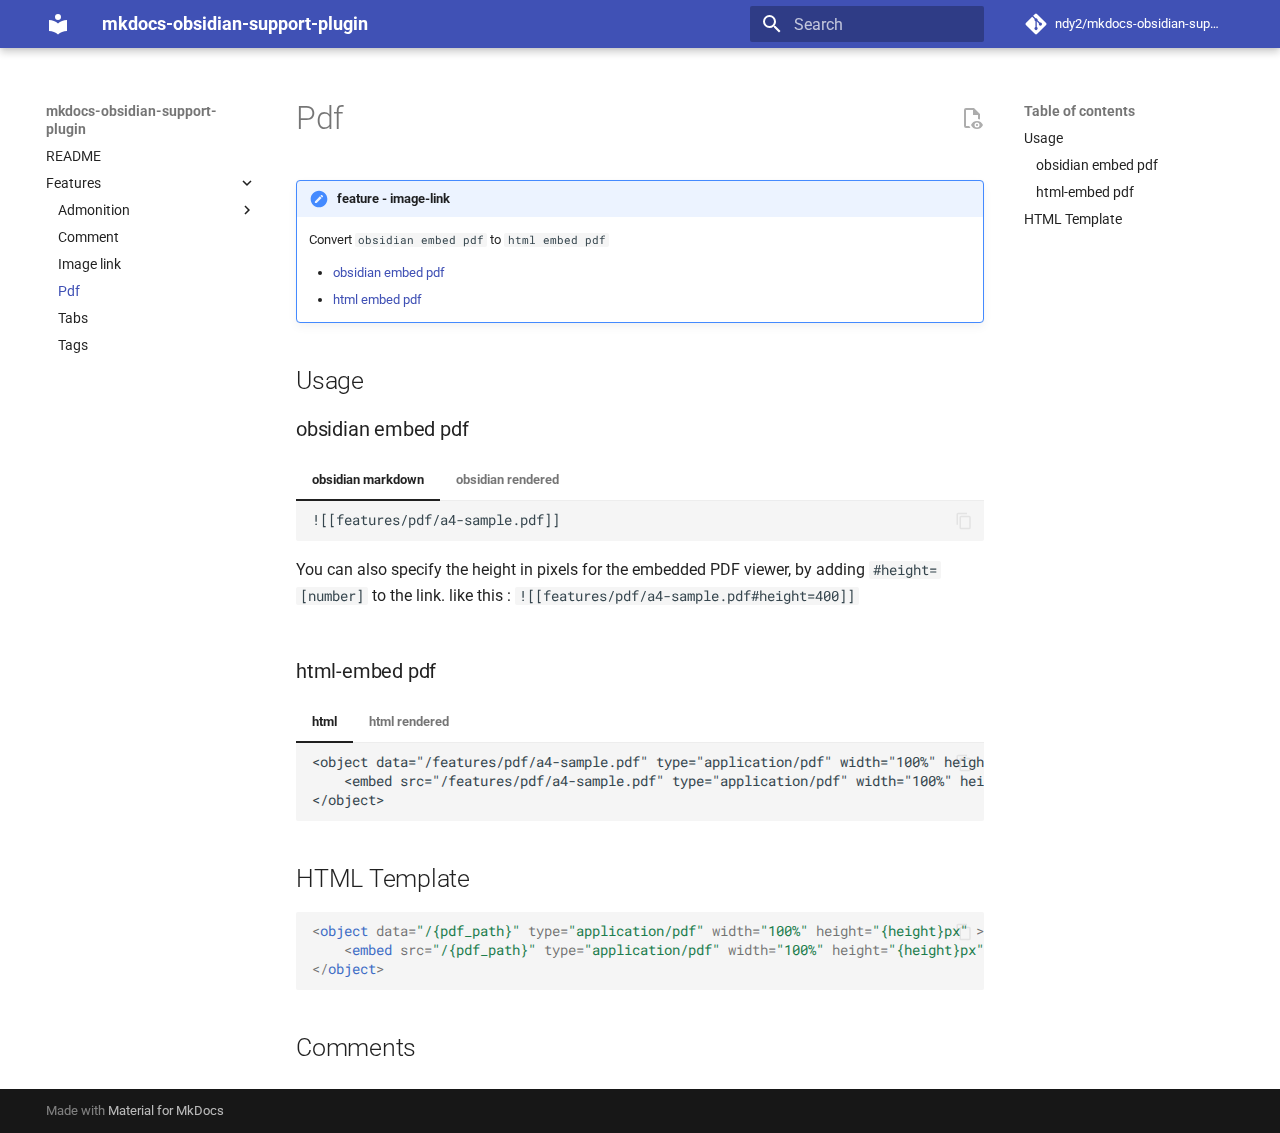
<file: features/pdf/index.html>
<!doctype html>
<html lang="en" class="no-js">
  <head>
    
      <meta charset="utf-8">
      <meta name="viewport" content="width=device-width,initial-scale=1">
      
        <meta name="description" content="A MkDocs plugin that supports obsidian to mkdocs convert">
      
      
      
        <link rel="canonical" href="https://ndy2.github.io/mkdocs-obsidian-support-plugin/features/pdf/">
      
      
        <link rel="prev" href="../image-link/">
      
      
        <link rel="next" href="../tabs/">
      
      
      <link rel="icon" href="../../assets/images/favicon.png">
      <meta name="generator" content="mkdocs-1.5.3, mkdocs-material-9.5.16">
    
    
      
        <title>Pdf - mkdocs-obsidian-support-plugin</title>
      
    
    
      <link rel="stylesheet" href="../../assets/stylesheets/main.bcfcd587.min.css">
      
      


    
    
      
    
    
      
        
        
        <link rel="preconnect" href="https://fonts.gstatic.com" crossorigin>
        <link rel="stylesheet" href="https://fonts.googleapis.com/css?family=Roboto:300,300i,400,400i,700,700i%7CRoboto+Mono:400,400i,700,700i&display=fallback">
        <style>:root{--md-text-font:"Roboto";--md-code-font:"Roboto Mono"}</style>
      
    
    
      <link rel="stylesheet" href="../../assets/css/obsidian_tags.css">
    
    <script>__md_scope=new URL("../..",location),__md_hash=e=>[...e].reduce((e,_)=>(e<<5)-e+_.charCodeAt(0),0),__md_get=(e,_=localStorage,t=__md_scope)=>JSON.parse(_.getItem(t.pathname+"."+e)),__md_set=(e,_,t=localStorage,a=__md_scope)=>{try{t.setItem(a.pathname+"."+e,JSON.stringify(_))}catch(e){}}</script>
    
      

    
    
    
   <link href="../../assets/stylesheets/glightbox.min.css" rel="stylesheet"/><style>
    html.glightbox-open { overflow: initial; height: 100%; }
    .gslide-title { margin-top: 0px; user-select: text; }
    .gslide-desc { color: #666; user-select: text; }
    .gslide-image img { background: white; }
    .gscrollbar-fixer { padding-right: 15px; }
    .gdesc-inner { font-size: 0.75rem; }
    body[data-md-color-scheme="slate"] .gdesc-inner { background: var(--md-default-bg-color);}
    body[data-md-color-scheme="slate"] .gslide-title { color: var(--md-default-fg-color);}
    body[data-md-color-scheme="slate"] .gslide-desc { color: var(--md-default-fg-color);}</style> <script src="../../assets/javascripts/glightbox.min.js"></script></head>
  
  
    <body dir="ltr">
  
    
    <input class="md-toggle" data-md-toggle="drawer" type="checkbox" id="__drawer" autocomplete="off">
    <input class="md-toggle" data-md-toggle="search" type="checkbox" id="__search" autocomplete="off">
    <label class="md-overlay" for="__drawer"></label>
    <div data-md-component="skip">
      
        
        <a href="#usage" class="md-skip">
          Skip to content
        </a>
      
    </div>
    <div data-md-component="announce">
      
    </div>
    
    
      

  

<header class="md-header md-header--shadow" data-md-component="header">
  <nav class="md-header__inner md-grid" aria-label="Header">
    <a href="../.." title="mkdocs-obsidian-support-plugin" class="md-header__button md-logo" aria-label="mkdocs-obsidian-support-plugin" data-md-component="logo">
      
  
  <svg xmlns="http://www.w3.org/2000/svg" viewBox="0 0 24 24"><path d="M12 8a3 3 0 0 0 3-3 3 3 0 0 0-3-3 3 3 0 0 0-3 3 3 3 0 0 0 3 3m0 3.54C9.64 9.35 6.5 8 3 8v11c3.5 0 6.64 1.35 9 3.54 2.36-2.19 5.5-3.54 9-3.54V8c-3.5 0-6.64 1.35-9 3.54Z"/></svg>

    </a>
    <label class="md-header__button md-icon" for="__drawer">
      
      <svg xmlns="http://www.w3.org/2000/svg" viewBox="0 0 24 24"><path d="M3 6h18v2H3V6m0 5h18v2H3v-2m0 5h18v2H3v-2Z"/></svg>
    </label>
    <div class="md-header__title" data-md-component="header-title">
      <div class="md-header__ellipsis">
        <div class="md-header__topic">
          <span class="md-ellipsis">
            mkdocs-obsidian-support-plugin
          </span>
        </div>
        <div class="md-header__topic" data-md-component="header-topic">
          <span class="md-ellipsis">
            
              Pdf
            
          </span>
        </div>
      </div>
    </div>
    
    
      <script>var media,input,key,value,palette=__md_get("__palette");if(palette&&palette.color){"(prefers-color-scheme)"===palette.color.media&&(media=matchMedia("(prefers-color-scheme: light)"),input=document.querySelector(media.matches?"[data-md-color-media='(prefers-color-scheme: light)']":"[data-md-color-media='(prefers-color-scheme: dark)']"),palette.color.media=input.getAttribute("data-md-color-media"),palette.color.scheme=input.getAttribute("data-md-color-scheme"),palette.color.primary=input.getAttribute("data-md-color-primary"),palette.color.accent=input.getAttribute("data-md-color-accent"));for([key,value]of Object.entries(palette.color))document.body.setAttribute("data-md-color-"+key,value)}</script>
    
    
    
      <label class="md-header__button md-icon" for="__search">
        
        <svg xmlns="http://www.w3.org/2000/svg" viewBox="0 0 24 24"><path d="M9.5 3A6.5 6.5 0 0 1 16 9.5c0 1.61-.59 3.09-1.56 4.23l.27.27h.79l5 5-1.5 1.5-5-5v-.79l-.27-.27A6.516 6.516 0 0 1 9.5 16 6.5 6.5 0 0 1 3 9.5 6.5 6.5 0 0 1 9.5 3m0 2C7 5 5 7 5 9.5S7 14 9.5 14 14 12 14 9.5 12 5 9.5 5Z"/></svg>
      </label>
      <div class="md-search" data-md-component="search" role="dialog">
  <label class="md-search__overlay" for="__search"></label>
  <div class="md-search__inner" role="search">
    <form class="md-search__form" name="search">
      <input type="text" class="md-search__input" name="query" aria-label="Search" placeholder="Search" autocapitalize="off" autocorrect="off" autocomplete="off" spellcheck="false" data-md-component="search-query" required>
      <label class="md-search__icon md-icon" for="__search">
        
        <svg xmlns="http://www.w3.org/2000/svg" viewBox="0 0 24 24"><path d="M9.5 3A6.5 6.5 0 0 1 16 9.5c0 1.61-.59 3.09-1.56 4.23l.27.27h.79l5 5-1.5 1.5-5-5v-.79l-.27-.27A6.516 6.516 0 0 1 9.5 16 6.5 6.5 0 0 1 3 9.5 6.5 6.5 0 0 1 9.5 3m0 2C7 5 5 7 5 9.5S7 14 9.5 14 14 12 14 9.5 12 5 9.5 5Z"/></svg>
        
        <svg xmlns="http://www.w3.org/2000/svg" viewBox="0 0 24 24"><path d="M20 11v2H8l5.5 5.5-1.42 1.42L4.16 12l7.92-7.92L13.5 5.5 8 11h12Z"/></svg>
      </label>
      <nav class="md-search__options" aria-label="Search">
        
        <button type="reset" class="md-search__icon md-icon" title="Clear" aria-label="Clear" tabindex="-1">
          
          <svg xmlns="http://www.w3.org/2000/svg" viewBox="0 0 24 24"><path d="M19 6.41 17.59 5 12 10.59 6.41 5 5 6.41 10.59 12 5 17.59 6.41 19 12 13.41 17.59 19 19 17.59 13.41 12 19 6.41Z"/></svg>
        </button>
      </nav>
      
    </form>
    <div class="md-search__output">
      <div class="md-search__scrollwrap" data-md-scrollfix>
        <div class="md-search-result" data-md-component="search-result">
          <div class="md-search-result__meta">
            Initializing search
          </div>
          <ol class="md-search-result__list" role="presentation"></ol>
        </div>
      </div>
    </div>
  </div>
</div>
    
    
      <div class="md-header__source">
        <a href="https://github.com/ndy2/mkdocs-obsidian-support-plugin" title="Go to repository" class="md-source" data-md-component="source">
  <div class="md-source__icon md-icon">
    
    <svg xmlns="http://www.w3.org/2000/svg" viewBox="0 0 448 512"><!--! Font Awesome Free 6.5.1 by @fontawesome - https://fontawesome.com License - https://fontawesome.com/license/free (Icons: CC BY 4.0, Fonts: SIL OFL 1.1, Code: MIT License) Copyright 2023 Fonticons, Inc.--><path d="M439.55 236.05 244 40.45a28.87 28.87 0 0 0-40.81 0l-40.66 40.63 51.52 51.52c27.06-9.14 52.68 16.77 43.39 43.68l49.66 49.66c34.23-11.8 61.18 31 35.47 56.69-26.49 26.49-70.21-2.87-56-37.34L240.22 199v121.85c25.3 12.54 22.26 41.85 9.08 55a34.34 34.34 0 0 1-48.55 0c-17.57-17.6-11.07-46.91 11.25-56v-123c-20.8-8.51-24.6-30.74-18.64-45L142.57 101 8.45 235.14a28.86 28.86 0 0 0 0 40.81l195.61 195.6a28.86 28.86 0 0 0 40.8 0l194.69-194.69a28.86 28.86 0 0 0 0-40.81z"/></svg>
  </div>
  <div class="md-source__repository">
    ndy2/mkdocs-obsidian-support-plugin
  </div>
</a>
      </div>
    
  </nav>
  
</header>
    
    <div class="md-container" data-md-component="container">
      
      
        
          
        
      
      <main class="md-main" data-md-component="main">
        <div class="md-main__inner md-grid">
          
            
              
              <div class="md-sidebar md-sidebar--primary" data-md-component="sidebar" data-md-type="navigation" >
                <div class="md-sidebar__scrollwrap">
                  <div class="md-sidebar__inner">
                    



<nav class="md-nav md-nav--primary" aria-label="Navigation" data-md-level="0">
  <label class="md-nav__title" for="__drawer">
    <a href="../.." title="mkdocs-obsidian-support-plugin" class="md-nav__button md-logo" aria-label="mkdocs-obsidian-support-plugin" data-md-component="logo">
      
  
  <svg xmlns="http://www.w3.org/2000/svg" viewBox="0 0 24 24"><path d="M12 8a3 3 0 0 0 3-3 3 3 0 0 0-3-3 3 3 0 0 0-3 3 3 3 0 0 0 3 3m0 3.54C9.64 9.35 6.5 8 3 8v11c3.5 0 6.64 1.35 9 3.54 2.36-2.19 5.5-3.54 9-3.54V8c-3.5 0-6.64 1.35-9 3.54Z"/></svg>

    </a>
    mkdocs-obsidian-support-plugin
  </label>
  
    <div class="md-nav__source">
      <a href="https://github.com/ndy2/mkdocs-obsidian-support-plugin" title="Go to repository" class="md-source" data-md-component="source">
  <div class="md-source__icon md-icon">
    
    <svg xmlns="http://www.w3.org/2000/svg" viewBox="0 0 448 512"><!--! Font Awesome Free 6.5.1 by @fontawesome - https://fontawesome.com License - https://fontawesome.com/license/free (Icons: CC BY 4.0, Fonts: SIL OFL 1.1, Code: MIT License) Copyright 2023 Fonticons, Inc.--><path d="M439.55 236.05 244 40.45a28.87 28.87 0 0 0-40.81 0l-40.66 40.63 51.52 51.52c27.06-9.14 52.68 16.77 43.39 43.68l49.66 49.66c34.23-11.8 61.18 31 35.47 56.69-26.49 26.49-70.21-2.87-56-37.34L240.22 199v121.85c25.3 12.54 22.26 41.85 9.08 55a34.34 34.34 0 0 1-48.55 0c-17.57-17.6-11.07-46.91 11.25-56v-123c-20.8-8.51-24.6-30.74-18.64-45L142.57 101 8.45 235.14a28.86 28.86 0 0 0 0 40.81l195.61 195.6a28.86 28.86 0 0 0 40.8 0l194.69-194.69a28.86 28.86 0 0 0 0-40.81z"/></svg>
  </div>
  <div class="md-source__repository">
    ndy2/mkdocs-obsidian-support-plugin
  </div>
</a>
    </div>
  
  <ul class="md-nav__list" data-md-scrollfix>
    
      
      
  
  
  
  
    <li class="md-nav__item">
      <a href="../.." class="md-nav__link">
        
  
  <span class="md-ellipsis">
    README
  </span>
  

      </a>
    </li>
  

    
      
      
  
  
    
  
  
  
    
    
      
        
      
        
      
        
      
        
      
        
      
        
      
    
    
    
    <li class="md-nav__item md-nav__item--active md-nav__item--nested">
      
        
        
        <input class="md-nav__toggle md-toggle " type="checkbox" id="__nav_2" checked>
        
          
          <label class="md-nav__link" for="__nav_2" id="__nav_2_label" tabindex="0">
            
  
  <span class="md-ellipsis">
    Features
  </span>
  

            <span class="md-nav__icon md-icon"></span>
          </label>
        
        <nav class="md-nav" data-md-level="1" aria-labelledby="__nav_2_label" aria-expanded="true">
          <label class="md-nav__title" for="__nav_2">
            <span class="md-nav__icon md-icon"></span>
            Features
          </label>
          <ul class="md-nav__list" data-md-scrollfix>
            
              
                
  
  
  
  
    
    
      
        
      
        
      
        
      
    
    
    
    <li class="md-nav__item md-nav__item--nested">
      
        
        
        <input class="md-nav__toggle md-toggle " type="checkbox" id="__nav_2_1" >
        
          
          <label class="md-nav__link" for="__nav_2_1" id="__nav_2_1_label" tabindex="0">
            
  
  <span class="md-ellipsis">
    Admonition
  </span>
  

            <span class="md-nav__icon md-icon"></span>
          </label>
        
        <nav class="md-nav" data-md-level="2" aria-labelledby="__nav_2_1_label" aria-expanded="false">
          <label class="md-nav__title" for="__nav_2_1">
            <span class="md-nav__icon md-icon"></span>
            Admonition
          </label>
          <ul class="md-nav__list" data-md-scrollfix>
            
              
                
  
  
  
  
    <li class="md-nav__item">
      <a href="../admonition/callout/" class="md-nav__link">
        
  
  <span class="md-ellipsis">
    Admonition Callout
  </span>
  

      </a>
    </li>
  

              
            
              
                
  
  
  
  
    <li class="md-nav__item">
      <a href="../admonition/backquotes/" class="md-nav__link">
        
  
  <span class="md-ellipsis">
    Admonition Backquotes
  </span>
  

      </a>
    </li>
  

              
            
              
                
  
  
  
  
    <li class="md-nav__item">
      <a href="../admonition/demo/" class="md-nav__link">
        
  
  <span class="md-ellipsis">
    Demo
  </span>
  

      </a>
    </li>
  

              
            
          </ul>
        </nav>
      
    </li>
  

              
            
              
                
  
  
  
  
    
    
      
        
          
        
      
    
    
    
    <li class="md-nav__item md-nav__item--nested">
      
        
        
        <input class="md-nav__toggle md-toggle " type="checkbox" id="__nav_2_2" >
        
          
          
          <div class="md-nav__link md-nav__container">
            <a href="../comment/" class="md-nav__link ">
              
  
  <span class="md-ellipsis">
    Comment
  </span>
  

            </a>
            
          </div>
        
        <nav class="md-nav" data-md-level="2" aria-labelledby="__nav_2_2_label" aria-expanded="false">
          <label class="md-nav__title" for="__nav_2_2">
            <span class="md-nav__icon md-icon"></span>
            Comment
          </label>
          <ul class="md-nav__list" data-md-scrollfix>
            
              
            
          </ul>
        </nav>
      
    </li>
  

              
            
              
                
  
  
  
  
    
    
      
        
          
        
      
    
    
    
    <li class="md-nav__item md-nav__item--nested">
      
        
        
        <input class="md-nav__toggle md-toggle " type="checkbox" id="__nav_2_3" >
        
          
          
          <div class="md-nav__link md-nav__container">
            <a href="../image-link/" class="md-nav__link ">
              
  
  <span class="md-ellipsis">
    Image link
  </span>
  

            </a>
            
          </div>
        
        <nav class="md-nav" data-md-level="2" aria-labelledby="__nav_2_3_label" aria-expanded="false">
          <label class="md-nav__title" for="__nav_2_3">
            <span class="md-nav__icon md-icon"></span>
            Image link
          </label>
          <ul class="md-nav__list" data-md-scrollfix>
            
              
            
          </ul>
        </nav>
      
    </li>
  

              
            
              
                
  
  
    
  
  
  
    
    
      
        
          
        
      
    
    
    
    <li class="md-nav__item md-nav__item--active md-nav__item--nested">
      
        
        
        <input class="md-nav__toggle md-toggle " type="checkbox" id="__nav_2_4" checked>
        
          
          
          <div class="md-nav__link md-nav__container">
            <a href="./" class="md-nav__link md-nav__link--active">
              
  
  <span class="md-ellipsis">
    Pdf
  </span>
  

            </a>
            
          </div>
        
        <nav class="md-nav" data-md-level="2" aria-labelledby="__nav_2_4_label" aria-expanded="true">
          <label class="md-nav__title" for="__nav_2_4">
            <span class="md-nav__icon md-icon"></span>
            Pdf
          </label>
          <ul class="md-nav__list" data-md-scrollfix>
            
              
            
          </ul>
        </nav>
      
    </li>
  

              
            
              
                
  
  
  
  
    
    
      
        
          
        
      
    
    
    
    <li class="md-nav__item md-nav__item--nested">
      
        
        
        <input class="md-nav__toggle md-toggle " type="checkbox" id="__nav_2_5" >
        
          
          
          <div class="md-nav__link md-nav__container">
            <a href="../tabs/" class="md-nav__link ">
              
  
  <span class="md-ellipsis">
    Tabs
  </span>
  

            </a>
            
          </div>
        
        <nav class="md-nav" data-md-level="2" aria-labelledby="__nav_2_5_label" aria-expanded="false">
          <label class="md-nav__title" for="__nav_2_5">
            <span class="md-nav__icon md-icon"></span>
            Tabs
          </label>
          <ul class="md-nav__list" data-md-scrollfix>
            
              
            
          </ul>
        </nav>
      
    </li>
  

              
            
              
                
  
  
  
  
    
    
      
        
          
        
      
    
    
    
    <li class="md-nav__item md-nav__item--nested">
      
        
        
        <input class="md-nav__toggle md-toggle " type="checkbox" id="__nav_2_6" >
        
          
          
          <div class="md-nav__link md-nav__container">
            <a href="../tags/" class="md-nav__link ">
              
  
  <span class="md-ellipsis">
    Tags
  </span>
  

            </a>
            
          </div>
        
        <nav class="md-nav" data-md-level="2" aria-labelledby="__nav_2_6_label" aria-expanded="false">
          <label class="md-nav__title" for="__nav_2_6">
            <span class="md-nav__icon md-icon"></span>
            Tags
          </label>
          <ul class="md-nav__list" data-md-scrollfix>
            
              
            
          </ul>
        </nav>
      
    </li>
  

              
            
          </ul>
        </nav>
      
    </li>
  

    
  </ul>
</nav>
                  </div>
                </div>
              </div>
            
            
              
              <div class="md-sidebar md-sidebar--secondary" data-md-component="sidebar" data-md-type="toc" >
                <div class="md-sidebar__scrollwrap">
                  <div class="md-sidebar__inner">
                    

<nav class="md-nav md-nav--secondary" aria-label="Table of contents">
  
  
  
  
    <label class="md-nav__title" for="__toc">
      <span class="md-nav__icon md-icon"></span>
      Table of contents
    </label>
    <ul class="md-nav__list" data-md-component="toc" data-md-scrollfix>
      
        <li class="md-nav__item">
  <a href="#usage" class="md-nav__link">
    <span class="md-ellipsis">
      Usage
    </span>
  </a>
  
    <nav class="md-nav" aria-label="Usage">
      <ul class="md-nav__list">
        
          <li class="md-nav__item">
  <a href="#obsidian-embed-pdf" class="md-nav__link">
    <span class="md-ellipsis">
      obsidian embed pdf
    </span>
  </a>
  
</li>
        
          <li class="md-nav__item">
  <a href="#html-embed-pdf" class="md-nav__link">
    <span class="md-ellipsis">
      html-embed pdf
    </span>
  </a>
  
</li>
        
      </ul>
    </nav>
  
</li>
      
        <li class="md-nav__item">
  <a href="#html-template" class="md-nav__link">
    <span class="md-ellipsis">
      HTML Template
    </span>
  </a>
  
</li>
      
    </ul>
  
</nav>
                  </div>
                </div>
              </div>
            
          
          
            <div class="md-content" data-md-component="content">
              <article class="md-content__inner md-typeset">
                
                  

  
  
    
      
    
    <a href="https://github.com/ndy2/mkdocs-obsidian-support-plugin/raw/main/docs/features/pdf/index.md" title="View source of this page" class="md-content__button md-icon">
      
      <svg xmlns="http://www.w3.org/2000/svg" viewBox="0 0 24 24"><path d="M17 18c.56 0 1 .44 1 1s-.44 1-1 1-1-.44-1-1 .44-1 1-1m0-3c-2.73 0-5.06 1.66-6 4 .94 2.34 3.27 4 6 4s5.06-1.66 6-4c-.94-2.34-3.27-4-6-4m0 6.5a2.5 2.5 0 0 1-2.5-2.5 2.5 2.5 0 0 1 2.5-2.5 2.5 2.5 0 0 1 2.5 2.5 2.5 2.5 0 0 1-2.5 2.5M9.27 20H6V4h7v5h5v4.07c.7.08 1.36.25 2 .49V8l-6-6H6a2 2 0 0 0-2 2v16a2 2 0 0 0 2 2h4.5a8.15 8.15 0 0 1-1.23-2Z"/></svg>
    </a>
  


  <h1>Pdf</h1>

<div class="admonition note">
<p class="admonition-title"> feature - image-link</p>
<p>Convert <code>obsidian embed pdf</code> to <code>html embed pdf</code></p>
<ul>
<li><a href="https://help.obsidian.md/Linking+notes+and+files/Embed+files#Embed%20a%20PDF%20in%20a%20note">obsidian embed pdf</a></li>
<li><a href="https://www.w3docs.com/snippets/html/how-to-embed-pdf-in-html.html">html embed pdf</a></li>
</ul>
</div>
<h2 id="usage">Usage<a class="headerlink" href="#usage" title="Permanent link">&para;</a></h2>
<h3 id="obsidian-embed-pdf">obsidian embed pdf<a class="headerlink" href="#obsidian-embed-pdf" title="Permanent link">&para;</a></h3>
<div class="tabbed-set tabbed-alternate" data-tabs="1:2"><input checked="checked" id="__tabbed_1_1" name="__tabbed_1" type="radio" /><input id="__tabbed_1_2" name="__tabbed_1" type="radio" /><div class="tabbed-labels"><label for="__tabbed_1_1">obsidian markdown</label><label for="__tabbed_1_2">obsidian rendered</label></div>
<div class="tabbed-content">
<div class="tabbed-block">
<div class="highlight"><pre><span></span><code>![[features/pdf/a4-sample.pdf]]
</code></pre></div>
<p>You can also specify the height in pixels for the embedded PDF viewer, by adding <code>#height=[number]</code> to the link. like this : <code>![[features/pdf/a4-sample.pdf#height=400]]</code></p>
</div>
<div class="tabbed-block">
<p><a class="glightbox" href="images/pdf_1.png" data-type="image" data-width="auto" data-height="auto" data-desc-position="bottom"><img alt="images/pdf_1.png" src="images/pdf_1.png" /></a></p>
</div>
</div>
</div>
<h3 id="html-embed-pdf">html-embed pdf<a class="headerlink" href="#html-embed-pdf" title="Permanent link">&para;</a></h3>
<div class="tabbed-set tabbed-alternate" data-tabs="2:2"><input checked="checked" id="__tabbed_2_1" name="__tabbed_2" type="radio" /><input id="__tabbed_2_2" name="__tabbed_2" type="radio" /><div class="tabbed-labels"><label for="__tabbed_2_1">html</label><label for="__tabbed_2_2">html rendered</label></div>
<div class="tabbed-content">
<div class="tabbed-block">
<div class="highlight"><pre><span></span><code>&lt;object data=&quot;/features/pdf/a4-sample.pdf&quot; type=&quot;application/pdf&quot; width=&quot;100%&quot; height=&quot;800px&quot; &gt;
    &lt;embed src=&quot;/features/pdf/a4-sample.pdf&quot; type=&quot;application/pdf&quot; width=&quot;100%&quot; height=&quot;800px&quot;/&gt;
&lt;/object&gt;
</code></pre></div>
</div>
<div class="tabbed-block">
<p><object data="https://ndy2.github.io/mkdocs-obsidian-support-plugin/features/pdf/a4-sample.pdf" type="application/pdf" width="100%" height="800px" >
    <embed src="https://ndy2.github.io/mkdocs-obsidian-support-plugin/features/pdf/a4-sample.pdf" type="application/pdf" width="100%" height="800px"/>
</object></p>
</div>
</div>
</div>
<h2 id="html-template">HTML Template<a class="headerlink" href="#html-template" title="Permanent link">&para;</a></h2>
<div class="highlight"><pre><span></span><code><span class="p">&lt;</span><span class="nt">object</span> <span class="na">data</span><span class="o">=</span><span class="s">&quot;/{pdf_path}&quot;</span> <span class="na">type</span><span class="o">=</span><span class="s">&quot;application/pdf&quot;</span> <span class="na">width</span><span class="o">=</span><span class="s">&quot;100%&quot;</span> <span class="na">height</span><span class="o">=</span><span class="s">&quot;{height}px&quot;</span> <span class="p">&gt;</span>  
    <span class="p">&lt;</span><span class="nt">embed</span> <span class="na">src</span><span class="o">=</span><span class="s">&quot;/{pdf_path}&quot;</span> <span class="na">type</span><span class="o">=</span><span class="s">&quot;application/pdf&quot;</span> <span class="na">width</span><span class="o">=</span><span class="s">&quot;100%&quot;</span> <span class="na">height</span><span class="o">=</span><span class="s">&quot;{height}px&quot;</span><span class="p">/&gt;</span>  
<span class="p">&lt;/</span><span class="nt">object</span><span class="p">&gt;</span>
</code></pre></div>







  
  






<h2 id="__comments">Comments</h2>
<!-- Insert generated snippet here -->
<script src="https://giscus.app/client.js"
        data-repo="ndy2/mkdocs-obsidian-support-plugin"
        data-repo-id="R_kgDOI_-dog"
        data-category="General"
        data-category-id="DIC_kwDOI_-dos4Cdy6r"
        data-mapping="pathname"
        data-strict="0"
        data-reactions-enabled="1"
        data-emit-metadata="0"
        data-input-position="bottom"
        data-theme="preferred_color_scheme"
        data-lang="ko"
        crossorigin="anonymous"
        async>
</script>
<!-- Synchronize Giscus theme with palette -->
<script>
    var giscus = document.querySelector("script[src*=giscus]")

    /* Set palette on initial load */
    var palette = __md_get("__palette")
    if (palette && typeof palette.color === "object") {
        var theme = palette.color.scheme === "slate" ? "dark" : "light"
        giscus.setAttribute("data-theme", theme)
    }

    /* Register event handlers after documented loaded */
    document.addEventListener("DOMContentLoaded", function () {
        var ref = document.querySelector("[data-md-component=palette]")
        ref.addEventListener("change", function () {
            var palette = __md_get("__palette")
            if (palette && typeof palette.color === "object") {
                var theme = palette.color.scheme === "slate" ? "dark" : "light"

                /* Instruct Giscus to change theme */
                var frame = document.querySelector(".giscus-frame")
                frame.contentWindow.postMessage(
                    {giscus: {setConfig: {theme}}},
                    "https://giscus.app"
                )
            }
        })
    })
</script>

                
              </article>
            </div>
          
          
<script>var target=document.getElementById(location.hash.slice(1));target&&target.name&&(target.checked=target.name.startsWith("__tabbed_"))</script>
        </div>
        
      </main>
      
        <footer class="md-footer">
  
  <div class="md-footer-meta md-typeset">
    <div class="md-footer-meta__inner md-grid">
      <div class="md-copyright">
  
  
    Made with
    <a href="https://squidfunk.github.io/mkdocs-material/" target="_blank" rel="noopener">
      Material for MkDocs
    </a>
  
</div>
      
    </div>
  </div>
</footer>
      
    </div>
    <div class="md-dialog" data-md-component="dialog">
      <div class="md-dialog__inner md-typeset"></div>
    </div>
    
    
    <script id="__config" type="application/json">{"base": "../..", "features": ["content.code.copy", "content.action.view", "navigation.indexes"], "search": "../../assets/javascripts/workers/search.b8dbb3d2.min.js", "translations": {"clipboard.copied": "Copied to clipboard", "clipboard.copy": "Copy to clipboard", "search.result.more.one": "1 more on this page", "search.result.more.other": "# more on this page", "search.result.none": "No matching documents", "search.result.one": "1 matching document", "search.result.other": "# matching documents", "search.result.placeholder": "Type to start searching", "search.result.term.missing": "Missing", "select.version": "Select version"}}</script>
    
    
      <script src="../../assets/javascripts/bundle.bd41221c.min.js"></script>
      
        <script src="https://code.jquery.com/jquery-3.7.1.min.js"></script>
      
        <script src="../../assets/javascript/obsidian_tags.js"></script>
      
    
  <script>document$.subscribe(() => {const lightbox = GLightbox({"touchNavigation": true, "loop": false, "zoomable": true, "draggable": true, "openEffect": "zoom", "closeEffect": "zoom", "slideEffect": "slide"});})</script></body>
</html>
</file>
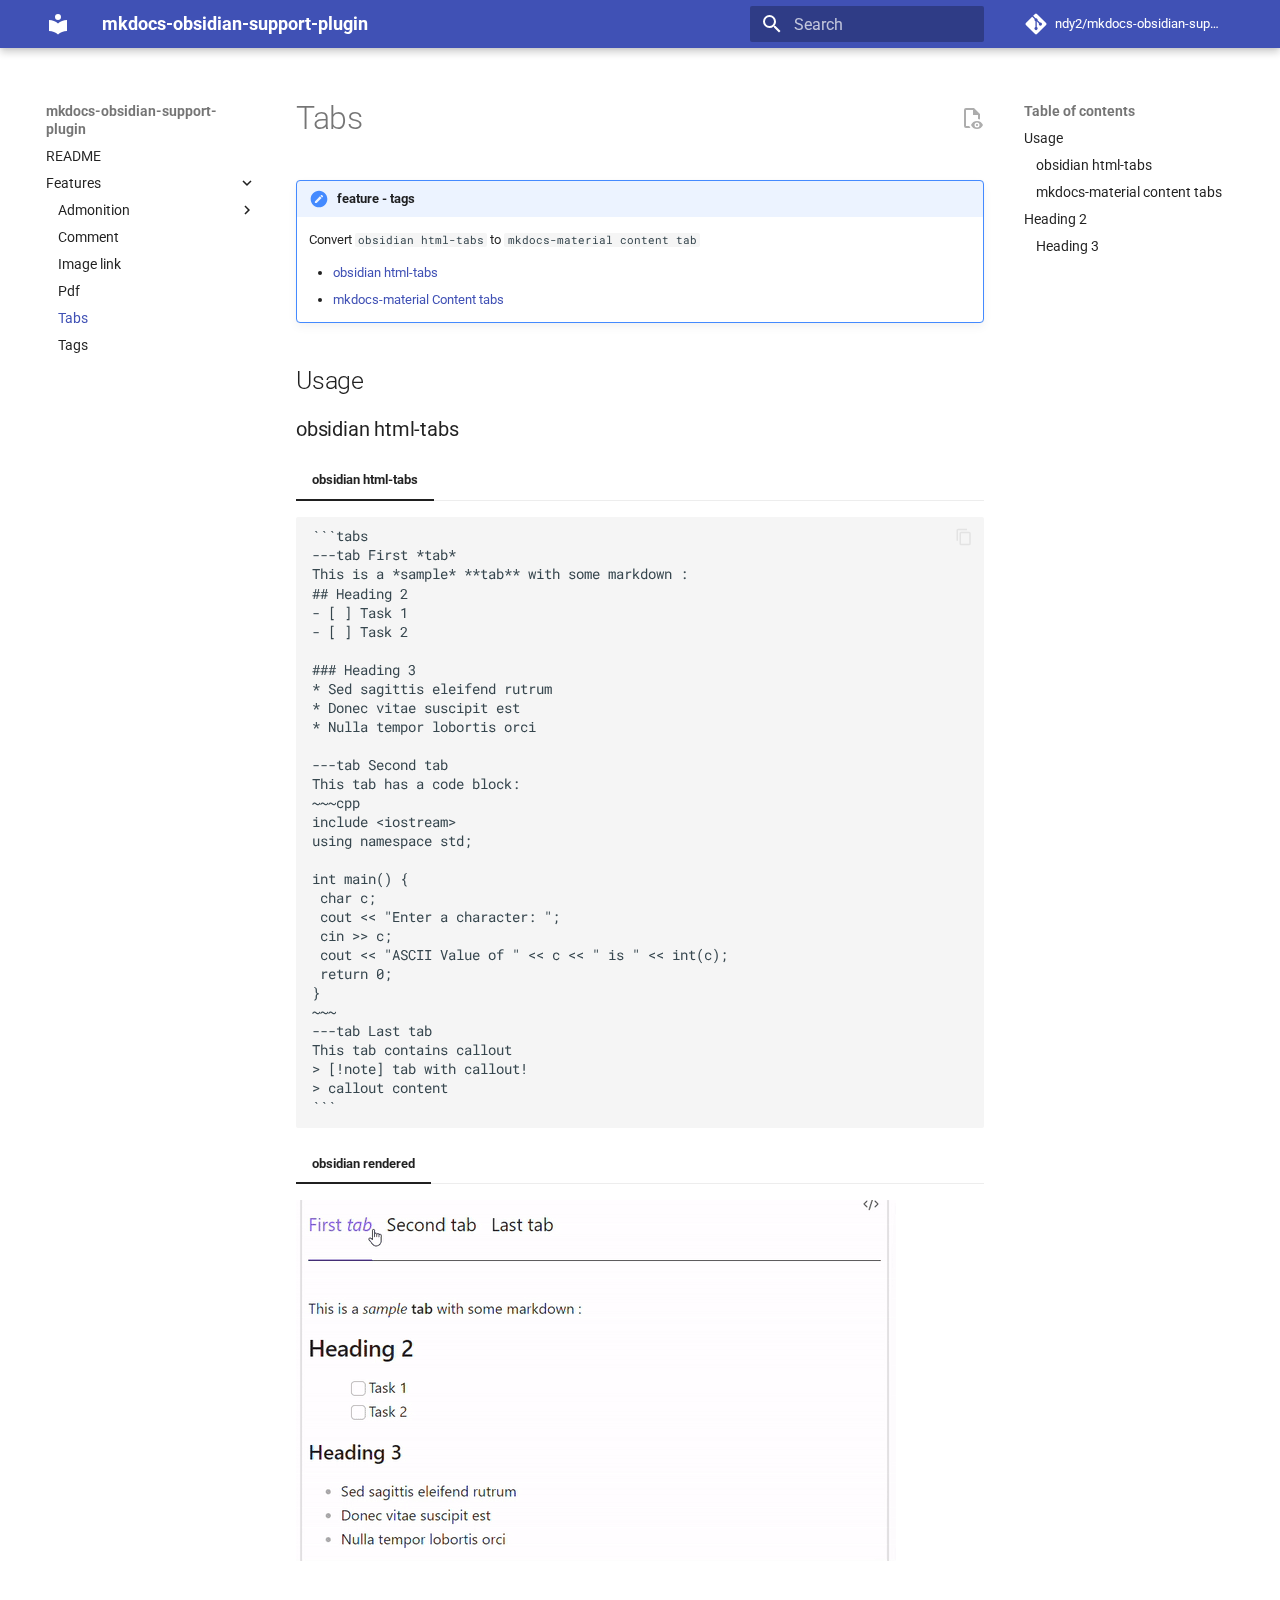
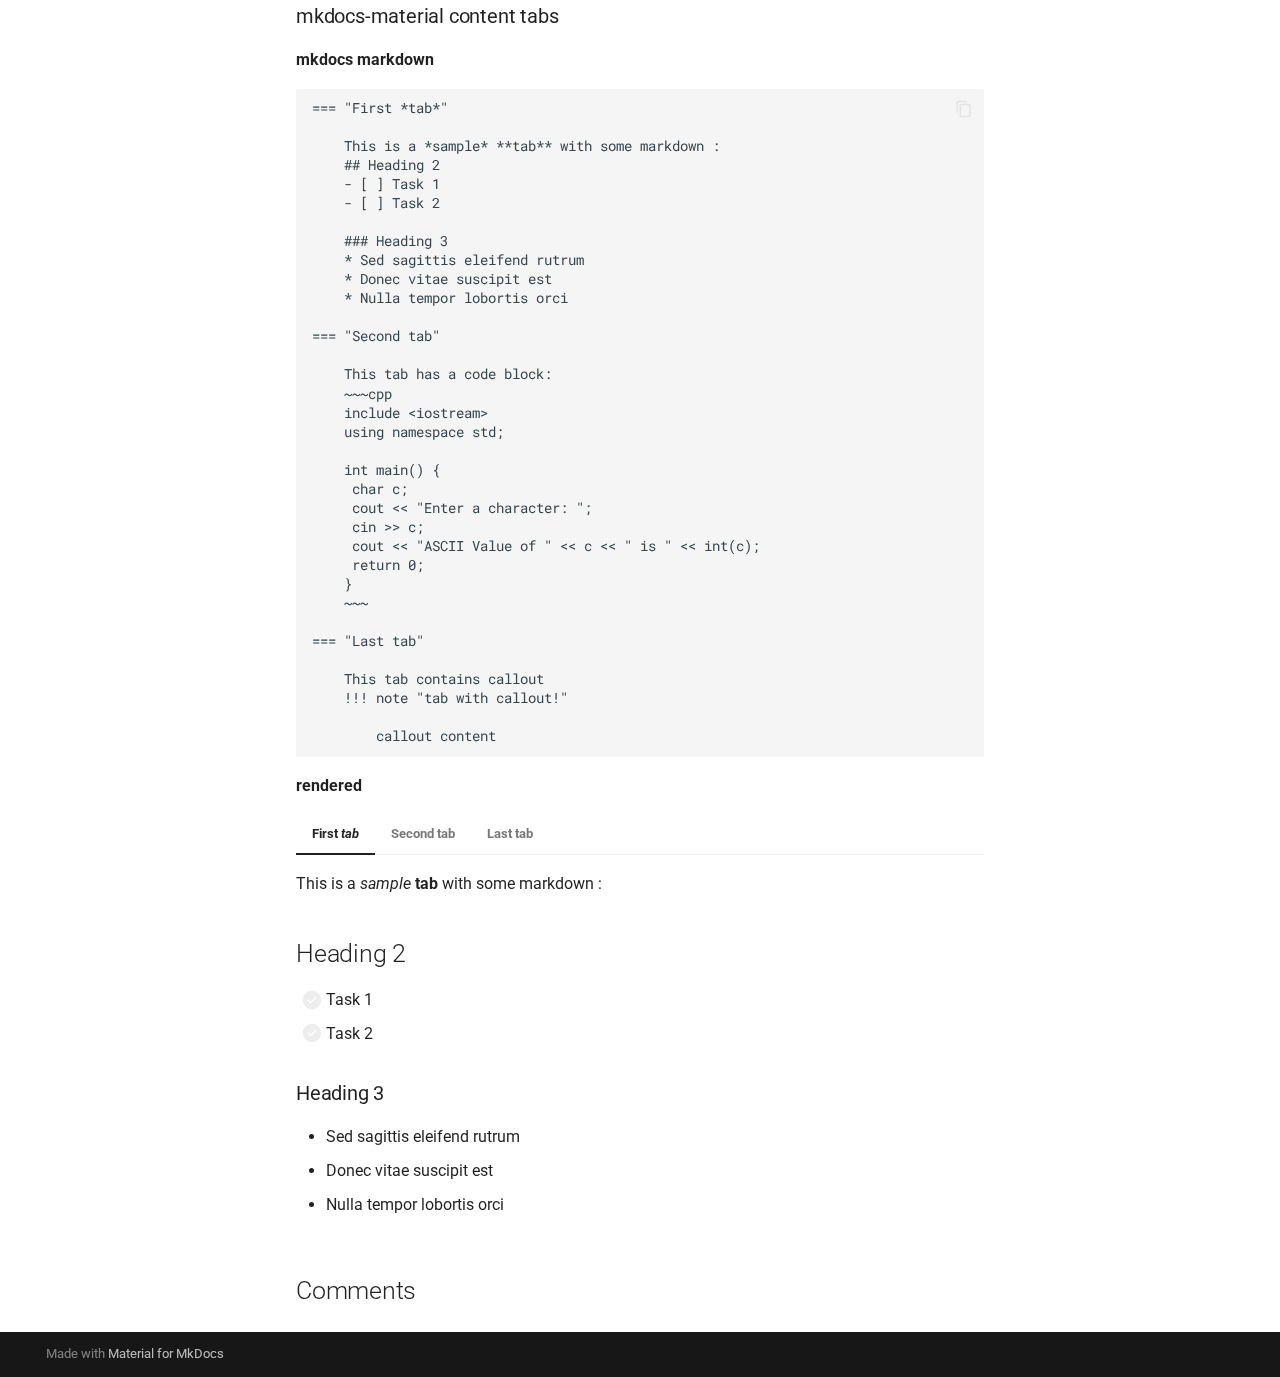
<file: features/tabs/index.html>
<!doctype html>
<html lang="en" class="no-js">
  <head>
    
      <meta charset="utf-8">
      <meta name="viewport" content="width=device-width,initial-scale=1">
      
        <meta name="description" content="A MkDocs plugin that supports obsidian to mkdocs convert">
      
      
      
        <link rel="canonical" href="https://ndy2.github.io/mkdocs-obsidian-support-plugin/features/tabs/">
      
      
        <link rel="prev" href="../pdf/">
      
      
        <link rel="next" href="../tags/">
      
      
      <link rel="icon" href="../../assets/images/favicon.png">
      <meta name="generator" content="mkdocs-1.5.3, mkdocs-material-9.5.16">
    
    
      
        <title>Tabs - mkdocs-obsidian-support-plugin</title>
      
    
    
      <link rel="stylesheet" href="../../assets/stylesheets/main.bcfcd587.min.css">
      
      


    
    
      
    
    
      
        
        
        <link rel="preconnect" href="https://fonts.gstatic.com" crossorigin>
        <link rel="stylesheet" href="https://fonts.googleapis.com/css?family=Roboto:300,300i,400,400i,700,700i%7CRoboto+Mono:400,400i,700,700i&display=fallback">
        <style>:root{--md-text-font:"Roboto";--md-code-font:"Roboto Mono"}</style>
      
    
    
      <link rel="stylesheet" href="../../assets/css/obsidian_tags.css">
    
    <script>__md_scope=new URL("../..",location),__md_hash=e=>[...e].reduce((e,_)=>(e<<5)-e+_.charCodeAt(0),0),__md_get=(e,_=localStorage,t=__md_scope)=>JSON.parse(_.getItem(t.pathname+"."+e)),__md_set=(e,_,t=localStorage,a=__md_scope)=>{try{t.setItem(a.pathname+"."+e,JSON.stringify(_))}catch(e){}}</script>
    
      

    
    
    
   <link href="../../assets/stylesheets/glightbox.min.css" rel="stylesheet"/><style>
    html.glightbox-open { overflow: initial; height: 100%; }
    .gslide-title { margin-top: 0px; user-select: text; }
    .gslide-desc { color: #666; user-select: text; }
    .gslide-image img { background: white; }
    .gscrollbar-fixer { padding-right: 15px; }
    .gdesc-inner { font-size: 0.75rem; }
    body[data-md-color-scheme="slate"] .gdesc-inner { background: var(--md-default-bg-color);}
    body[data-md-color-scheme="slate"] .gslide-title { color: var(--md-default-fg-color);}
    body[data-md-color-scheme="slate"] .gslide-desc { color: var(--md-default-fg-color);}</style> <script src="../../assets/javascripts/glightbox.min.js"></script></head>
  
  
    <body dir="ltr">
  
    
    <input class="md-toggle" data-md-toggle="drawer" type="checkbox" id="__drawer" autocomplete="off">
    <input class="md-toggle" data-md-toggle="search" type="checkbox" id="__search" autocomplete="off">
    <label class="md-overlay" for="__drawer"></label>
    <div data-md-component="skip">
      
        
        <a href="#usage" class="md-skip">
          Skip to content
        </a>
      
    </div>
    <div data-md-component="announce">
      
    </div>
    
    
      

  

<header class="md-header md-header--shadow" data-md-component="header">
  <nav class="md-header__inner md-grid" aria-label="Header">
    <a href="../.." title="mkdocs-obsidian-support-plugin" class="md-header__button md-logo" aria-label="mkdocs-obsidian-support-plugin" data-md-component="logo">
      
  
  <svg xmlns="http://www.w3.org/2000/svg" viewBox="0 0 24 24"><path d="M12 8a3 3 0 0 0 3-3 3 3 0 0 0-3-3 3 3 0 0 0-3 3 3 3 0 0 0 3 3m0 3.54C9.64 9.35 6.5 8 3 8v11c3.5 0 6.64 1.35 9 3.54 2.36-2.19 5.5-3.54 9-3.54V8c-3.5 0-6.64 1.35-9 3.54Z"/></svg>

    </a>
    <label class="md-header__button md-icon" for="__drawer">
      
      <svg xmlns="http://www.w3.org/2000/svg" viewBox="0 0 24 24"><path d="M3 6h18v2H3V6m0 5h18v2H3v-2m0 5h18v2H3v-2Z"/></svg>
    </label>
    <div class="md-header__title" data-md-component="header-title">
      <div class="md-header__ellipsis">
        <div class="md-header__topic">
          <span class="md-ellipsis">
            mkdocs-obsidian-support-plugin
          </span>
        </div>
        <div class="md-header__topic" data-md-component="header-topic">
          <span class="md-ellipsis">
            
              Tabs
            
          </span>
        </div>
      </div>
    </div>
    
    
      <script>var media,input,key,value,palette=__md_get("__palette");if(palette&&palette.color){"(prefers-color-scheme)"===palette.color.media&&(media=matchMedia("(prefers-color-scheme: light)"),input=document.querySelector(media.matches?"[data-md-color-media='(prefers-color-scheme: light)']":"[data-md-color-media='(prefers-color-scheme: dark)']"),palette.color.media=input.getAttribute("data-md-color-media"),palette.color.scheme=input.getAttribute("data-md-color-scheme"),palette.color.primary=input.getAttribute("data-md-color-primary"),palette.color.accent=input.getAttribute("data-md-color-accent"));for([key,value]of Object.entries(palette.color))document.body.setAttribute("data-md-color-"+key,value)}</script>
    
    
    
      <label class="md-header__button md-icon" for="__search">
        
        <svg xmlns="http://www.w3.org/2000/svg" viewBox="0 0 24 24"><path d="M9.5 3A6.5 6.5 0 0 1 16 9.5c0 1.61-.59 3.09-1.56 4.23l.27.27h.79l5 5-1.5 1.5-5-5v-.79l-.27-.27A6.516 6.516 0 0 1 9.5 16 6.5 6.5 0 0 1 3 9.5 6.5 6.5 0 0 1 9.5 3m0 2C7 5 5 7 5 9.5S7 14 9.5 14 14 12 14 9.5 12 5 9.5 5Z"/></svg>
      </label>
      <div class="md-search" data-md-component="search" role="dialog">
  <label class="md-search__overlay" for="__search"></label>
  <div class="md-search__inner" role="search">
    <form class="md-search__form" name="search">
      <input type="text" class="md-search__input" name="query" aria-label="Search" placeholder="Search" autocapitalize="off" autocorrect="off" autocomplete="off" spellcheck="false" data-md-component="search-query" required>
      <label class="md-search__icon md-icon" for="__search">
        
        <svg xmlns="http://www.w3.org/2000/svg" viewBox="0 0 24 24"><path d="M9.5 3A6.5 6.5 0 0 1 16 9.5c0 1.61-.59 3.09-1.56 4.23l.27.27h.79l5 5-1.5 1.5-5-5v-.79l-.27-.27A6.516 6.516 0 0 1 9.5 16 6.5 6.5 0 0 1 3 9.5 6.5 6.5 0 0 1 9.5 3m0 2C7 5 5 7 5 9.5S7 14 9.5 14 14 12 14 9.5 12 5 9.5 5Z"/></svg>
        
        <svg xmlns="http://www.w3.org/2000/svg" viewBox="0 0 24 24"><path d="M20 11v2H8l5.5 5.5-1.42 1.42L4.16 12l7.92-7.92L13.5 5.5 8 11h12Z"/></svg>
      </label>
      <nav class="md-search__options" aria-label="Search">
        
        <button type="reset" class="md-search__icon md-icon" title="Clear" aria-label="Clear" tabindex="-1">
          
          <svg xmlns="http://www.w3.org/2000/svg" viewBox="0 0 24 24"><path d="M19 6.41 17.59 5 12 10.59 6.41 5 5 6.41 10.59 12 5 17.59 6.41 19 12 13.41 17.59 19 19 17.59 13.41 12 19 6.41Z"/></svg>
        </button>
      </nav>
      
    </form>
    <div class="md-search__output">
      <div class="md-search__scrollwrap" data-md-scrollfix>
        <div class="md-search-result" data-md-component="search-result">
          <div class="md-search-result__meta">
            Initializing search
          </div>
          <ol class="md-search-result__list" role="presentation"></ol>
        </div>
      </div>
    </div>
  </div>
</div>
    
    
      <div class="md-header__source">
        <a href="https://github.com/ndy2/mkdocs-obsidian-support-plugin" title="Go to repository" class="md-source" data-md-component="source">
  <div class="md-source__icon md-icon">
    
    <svg xmlns="http://www.w3.org/2000/svg" viewBox="0 0 448 512"><!--! Font Awesome Free 6.5.1 by @fontawesome - https://fontawesome.com License - https://fontawesome.com/license/free (Icons: CC BY 4.0, Fonts: SIL OFL 1.1, Code: MIT License) Copyright 2023 Fonticons, Inc.--><path d="M439.55 236.05 244 40.45a28.87 28.87 0 0 0-40.81 0l-40.66 40.63 51.52 51.52c27.06-9.14 52.68 16.77 43.39 43.68l49.66 49.66c34.23-11.8 61.18 31 35.47 56.69-26.49 26.49-70.21-2.87-56-37.34L240.22 199v121.85c25.3 12.54 22.26 41.85 9.08 55a34.34 34.34 0 0 1-48.55 0c-17.57-17.6-11.07-46.91 11.25-56v-123c-20.8-8.51-24.6-30.74-18.64-45L142.57 101 8.45 235.14a28.86 28.86 0 0 0 0 40.81l195.61 195.6a28.86 28.86 0 0 0 40.8 0l194.69-194.69a28.86 28.86 0 0 0 0-40.81z"/></svg>
  </div>
  <div class="md-source__repository">
    ndy2/mkdocs-obsidian-support-plugin
  </div>
</a>
      </div>
    
  </nav>
  
</header>
    
    <div class="md-container" data-md-component="container">
      
      
        
          
        
      
      <main class="md-main" data-md-component="main">
        <div class="md-main__inner md-grid">
          
            
              
              <div class="md-sidebar md-sidebar--primary" data-md-component="sidebar" data-md-type="navigation" >
                <div class="md-sidebar__scrollwrap">
                  <div class="md-sidebar__inner">
                    



<nav class="md-nav md-nav--primary" aria-label="Navigation" data-md-level="0">
  <label class="md-nav__title" for="__drawer">
    <a href="../.." title="mkdocs-obsidian-support-plugin" class="md-nav__button md-logo" aria-label="mkdocs-obsidian-support-plugin" data-md-component="logo">
      
  
  <svg xmlns="http://www.w3.org/2000/svg" viewBox="0 0 24 24"><path d="M12 8a3 3 0 0 0 3-3 3 3 0 0 0-3-3 3 3 0 0 0-3 3 3 3 0 0 0 3 3m0 3.54C9.64 9.35 6.5 8 3 8v11c3.5 0 6.64 1.35 9 3.54 2.36-2.19 5.5-3.54 9-3.54V8c-3.5 0-6.64 1.35-9 3.54Z"/></svg>

    </a>
    mkdocs-obsidian-support-plugin
  </label>
  
    <div class="md-nav__source">
      <a href="https://github.com/ndy2/mkdocs-obsidian-support-plugin" title="Go to repository" class="md-source" data-md-component="source">
  <div class="md-source__icon md-icon">
    
    <svg xmlns="http://www.w3.org/2000/svg" viewBox="0 0 448 512"><!--! Font Awesome Free 6.5.1 by @fontawesome - https://fontawesome.com License - https://fontawesome.com/license/free (Icons: CC BY 4.0, Fonts: SIL OFL 1.1, Code: MIT License) Copyright 2023 Fonticons, Inc.--><path d="M439.55 236.05 244 40.45a28.87 28.87 0 0 0-40.81 0l-40.66 40.63 51.52 51.52c27.06-9.14 52.68 16.77 43.39 43.68l49.66 49.66c34.23-11.8 61.18 31 35.47 56.69-26.49 26.49-70.21-2.87-56-37.34L240.22 199v121.85c25.3 12.54 22.26 41.85 9.08 55a34.34 34.34 0 0 1-48.55 0c-17.57-17.6-11.07-46.91 11.25-56v-123c-20.8-8.51-24.6-30.74-18.64-45L142.57 101 8.45 235.14a28.86 28.86 0 0 0 0 40.81l195.61 195.6a28.86 28.86 0 0 0 40.8 0l194.69-194.69a28.86 28.86 0 0 0 0-40.81z"/></svg>
  </div>
  <div class="md-source__repository">
    ndy2/mkdocs-obsidian-support-plugin
  </div>
</a>
    </div>
  
  <ul class="md-nav__list" data-md-scrollfix>
    
      
      
  
  
  
  
    <li class="md-nav__item">
      <a href="../.." class="md-nav__link">
        
  
  <span class="md-ellipsis">
    README
  </span>
  

      </a>
    </li>
  

    
      
      
  
  
    
  
  
  
    
    
      
        
      
        
      
        
      
        
      
        
      
        
      
    
    
    
    <li class="md-nav__item md-nav__item--active md-nav__item--nested">
      
        
        
        <input class="md-nav__toggle md-toggle " type="checkbox" id="__nav_2" checked>
        
          
          <label class="md-nav__link" for="__nav_2" id="__nav_2_label" tabindex="0">
            
  
  <span class="md-ellipsis">
    Features
  </span>
  

            <span class="md-nav__icon md-icon"></span>
          </label>
        
        <nav class="md-nav" data-md-level="1" aria-labelledby="__nav_2_label" aria-expanded="true">
          <label class="md-nav__title" for="__nav_2">
            <span class="md-nav__icon md-icon"></span>
            Features
          </label>
          <ul class="md-nav__list" data-md-scrollfix>
            
              
                
  
  
  
  
    
    
      
        
      
        
      
        
      
    
    
    
    <li class="md-nav__item md-nav__item--nested">
      
        
        
        <input class="md-nav__toggle md-toggle " type="checkbox" id="__nav_2_1" >
        
          
          <label class="md-nav__link" for="__nav_2_1" id="__nav_2_1_label" tabindex="0">
            
  
  <span class="md-ellipsis">
    Admonition
  </span>
  

            <span class="md-nav__icon md-icon"></span>
          </label>
        
        <nav class="md-nav" data-md-level="2" aria-labelledby="__nav_2_1_label" aria-expanded="false">
          <label class="md-nav__title" for="__nav_2_1">
            <span class="md-nav__icon md-icon"></span>
            Admonition
          </label>
          <ul class="md-nav__list" data-md-scrollfix>
            
              
                
  
  
  
  
    <li class="md-nav__item">
      <a href="../admonition/callout/" class="md-nav__link">
        
  
  <span class="md-ellipsis">
    Admonition Callout
  </span>
  

      </a>
    </li>
  

              
            
              
                
  
  
  
  
    <li class="md-nav__item">
      <a href="../admonition/backquotes/" class="md-nav__link">
        
  
  <span class="md-ellipsis">
    Admonition Backquotes
  </span>
  

      </a>
    </li>
  

              
            
              
                
  
  
  
  
    <li class="md-nav__item">
      <a href="../admonition/demo/" class="md-nav__link">
        
  
  <span class="md-ellipsis">
    Demo
  </span>
  

      </a>
    </li>
  

              
            
          </ul>
        </nav>
      
    </li>
  

              
            
              
                
  
  
  
  
    
    
      
        
          
        
      
    
    
    
    <li class="md-nav__item md-nav__item--nested">
      
        
        
        <input class="md-nav__toggle md-toggle " type="checkbox" id="__nav_2_2" >
        
          
          
          <div class="md-nav__link md-nav__container">
            <a href="../comment/" class="md-nav__link ">
              
  
  <span class="md-ellipsis">
    Comment
  </span>
  

            </a>
            
          </div>
        
        <nav class="md-nav" data-md-level="2" aria-labelledby="__nav_2_2_label" aria-expanded="false">
          <label class="md-nav__title" for="__nav_2_2">
            <span class="md-nav__icon md-icon"></span>
            Comment
          </label>
          <ul class="md-nav__list" data-md-scrollfix>
            
              
            
          </ul>
        </nav>
      
    </li>
  

              
            
              
                
  
  
  
  
    
    
      
        
          
        
      
    
    
    
    <li class="md-nav__item md-nav__item--nested">
      
        
        
        <input class="md-nav__toggle md-toggle " type="checkbox" id="__nav_2_3" >
        
          
          
          <div class="md-nav__link md-nav__container">
            <a href="../image-link/" class="md-nav__link ">
              
  
  <span class="md-ellipsis">
    Image link
  </span>
  

            </a>
            
          </div>
        
        <nav class="md-nav" data-md-level="2" aria-labelledby="__nav_2_3_label" aria-expanded="false">
          <label class="md-nav__title" for="__nav_2_3">
            <span class="md-nav__icon md-icon"></span>
            Image link
          </label>
          <ul class="md-nav__list" data-md-scrollfix>
            
              
            
          </ul>
        </nav>
      
    </li>
  

              
            
              
                
  
  
  
  
    
    
      
        
          
        
      
    
    
    
    <li class="md-nav__item md-nav__item--nested">
      
        
        
        <input class="md-nav__toggle md-toggle " type="checkbox" id="__nav_2_4" >
        
          
          
          <div class="md-nav__link md-nav__container">
            <a href="../pdf/" class="md-nav__link ">
              
  
  <span class="md-ellipsis">
    Pdf
  </span>
  

            </a>
            
          </div>
        
        <nav class="md-nav" data-md-level="2" aria-labelledby="__nav_2_4_label" aria-expanded="false">
          <label class="md-nav__title" for="__nav_2_4">
            <span class="md-nav__icon md-icon"></span>
            Pdf
          </label>
          <ul class="md-nav__list" data-md-scrollfix>
            
              
            
          </ul>
        </nav>
      
    </li>
  

              
            
              
                
  
  
    
  
  
  
    
    
      
        
          
        
      
    
    
    
    <li class="md-nav__item md-nav__item--active md-nav__item--nested">
      
        
        
        <input class="md-nav__toggle md-toggle " type="checkbox" id="__nav_2_5" checked>
        
          
          
          <div class="md-nav__link md-nav__container">
            <a href="./" class="md-nav__link md-nav__link--active">
              
  
  <span class="md-ellipsis">
    Tabs
  </span>
  

            </a>
            
          </div>
        
        <nav class="md-nav" data-md-level="2" aria-labelledby="__nav_2_5_label" aria-expanded="true">
          <label class="md-nav__title" for="__nav_2_5">
            <span class="md-nav__icon md-icon"></span>
            Tabs
          </label>
          <ul class="md-nav__list" data-md-scrollfix>
            
              
            
          </ul>
        </nav>
      
    </li>
  

              
            
              
                
  
  
  
  
    
    
      
        
          
        
      
    
    
    
    <li class="md-nav__item md-nav__item--nested">
      
        
        
        <input class="md-nav__toggle md-toggle " type="checkbox" id="__nav_2_6" >
        
          
          
          <div class="md-nav__link md-nav__container">
            <a href="../tags/" class="md-nav__link ">
              
  
  <span class="md-ellipsis">
    Tags
  </span>
  

            </a>
            
          </div>
        
        <nav class="md-nav" data-md-level="2" aria-labelledby="__nav_2_6_label" aria-expanded="false">
          <label class="md-nav__title" for="__nav_2_6">
            <span class="md-nav__icon md-icon"></span>
            Tags
          </label>
          <ul class="md-nav__list" data-md-scrollfix>
            
              
            
          </ul>
        </nav>
      
    </li>
  

              
            
          </ul>
        </nav>
      
    </li>
  

    
  </ul>
</nav>
                  </div>
                </div>
              </div>
            
            
              
              <div class="md-sidebar md-sidebar--secondary" data-md-component="sidebar" data-md-type="toc" >
                <div class="md-sidebar__scrollwrap">
                  <div class="md-sidebar__inner">
                    

<nav class="md-nav md-nav--secondary" aria-label="Table of contents">
  
  
  
  
    <label class="md-nav__title" for="__toc">
      <span class="md-nav__icon md-icon"></span>
      Table of contents
    </label>
    <ul class="md-nav__list" data-md-component="toc" data-md-scrollfix>
      
        <li class="md-nav__item">
  <a href="#usage" class="md-nav__link">
    <span class="md-ellipsis">
      Usage
    </span>
  </a>
  
    <nav class="md-nav" aria-label="Usage">
      <ul class="md-nav__list">
        
          <li class="md-nav__item">
  <a href="#obsidian-html-tabs" class="md-nav__link">
    <span class="md-ellipsis">
      obsidian html-tabs
    </span>
  </a>
  
</li>
        
          <li class="md-nav__item">
  <a href="#mkdocs-material-content-tabs" class="md-nav__link">
    <span class="md-ellipsis">
      mkdocs-material content tabs
    </span>
  </a>
  
</li>
        
      </ul>
    </nav>
  
</li>
      
        <li class="md-nav__item">
  <a href="#heading-2" class="md-nav__link">
    <span class="md-ellipsis">
      Heading 2
    </span>
  </a>
  
    <nav class="md-nav" aria-label="Heading 2">
      <ul class="md-nav__list">
        
          <li class="md-nav__item">
  <a href="#heading-3" class="md-nav__link">
    <span class="md-ellipsis">
      Heading 3
    </span>
  </a>
  
</li>
        
      </ul>
    </nav>
  
</li>
      
    </ul>
  
</nav>
                  </div>
                </div>
              </div>
            
          
          
            <div class="md-content" data-md-component="content">
              <article class="md-content__inner md-typeset">
                
                  

  
  
    
      
    
    <a href="https://github.com/ndy2/mkdocs-obsidian-support-plugin/raw/main/docs/features/tabs/index.md" title="View source of this page" class="md-content__button md-icon">
      
      <svg xmlns="http://www.w3.org/2000/svg" viewBox="0 0 24 24"><path d="M17 18c.56 0 1 .44 1 1s-.44 1-1 1-1-.44-1-1 .44-1 1-1m0-3c-2.73 0-5.06 1.66-6 4 .94 2.34 3.27 4 6 4s5.06-1.66 6-4c-.94-2.34-3.27-4-6-4m0 6.5a2.5 2.5 0 0 1-2.5-2.5 2.5 2.5 0 0 1 2.5-2.5 2.5 2.5 0 0 1 2.5 2.5 2.5 2.5 0 0 1-2.5 2.5M9.27 20H6V4h7v5h5v4.07c.7.08 1.36.25 2 .49V8l-6-6H6a2 2 0 0 0-2 2v16a2 2 0 0 0 2 2h4.5a8.15 8.15 0 0 1-1.23-2Z"/></svg>
    </a>
  


  <h1>Tabs</h1>

<div class="admonition note">
<p class="admonition-title"> feature - tags</p>
<p>Convert <code>obsidian html-tabs</code> to <code>mkdocs-material content tab</code></p>
<ul>
<li><a href="https://github.com/ptournet/obsidian-html-tabs">obsidian html-tabs</a></li>
<li><a href="https://squidfunk.github.io/mkdocs-material/reference/content-tabs/">mkdocs-material Content tabs</a></li>
</ul>
</div>
<h2 id="usage">Usage<a class="headerlink" href="#usage" title="Permanent link">&para;</a></h2>
<h3 id="obsidian-html-tabs">obsidian html-tabs<a class="headerlink" href="#obsidian-html-tabs" title="Permanent link">&para;</a></h3>
<div class="tabbed-set tabbed-alternate" data-tabs="1:1"><input checked="checked" id="__tabbed_1_1" name="__tabbed_1" type="radio" /><div class="tabbed-labels"><label for="__tabbed_1_1">obsidian html-tabs</label></div>
<div class="tabbed-content">
<div class="tabbed-block"></div>
</div>
</div>
<div class="highlight"><pre><span></span><code>```tabs
---tab First *tab*
This is a *sample* **tab** with some markdown :
## Heading 2
- [ ] Task 1
- [ ] Task 2

### Heading 3
* Sed sagittis eleifend rutrum
* Donec vitae suscipit est
* Nulla tempor lobortis orci

---tab Second tab
This tab has a code block:
~~~cpp
include &lt;iostream&gt;
using namespace std;

int main() {
 char c;
 cout &lt;&lt; &quot;Enter a character: &quot;;
 cin &gt;&gt; c;
 cout &lt;&lt; &quot;ASCII Value of &quot; &lt;&lt; c &lt;&lt; &quot; is &quot; &lt;&lt; int(c);
 return 0;
}
~~~
---tab Last tab
This tab contains callout
&gt; [!note] tab with callout!
&gt; callout content
```
</code></pre></div>
<div class="tabbed-set tabbed-alternate" data-tabs="2:1"><input checked="checked" id="__tabbed_2_1" name="__tabbed_2" type="radio" /><div class="tabbed-labels"><label for="__tabbed_2_1">obsidian rendered</label></div>
<div class="tabbed-content">
<div class="tabbed-block"></div>
</div>
</div>
<p><a class="glightbox" href="obsidian-html-tabs.gif" data-type="image" data-width="auto" data-height="auto" data-desc-position="bottom"><img alt="obsidian-html-tabs.gif" src="obsidian-html-tabs.gif" /></a></p>
<h3 id="mkdocs-material-content-tabs">mkdocs-material content tabs<a class="headerlink" href="#mkdocs-material-content-tabs" title="Permanent link">&para;</a></h3>
<p><strong>mkdocs markdown</strong></p>
<div class="highlight"><pre><span></span><code>=== &quot;First *tab*&quot;

    This is a *sample* **tab** with some markdown :
    ## Heading 2
    - [ ] Task 1
    - [ ] Task 2

    ### Heading 3
    * Sed sagittis eleifend rutrum
    * Donec vitae suscipit est
    * Nulla tempor lobortis orci

=== &quot;Second tab&quot;

    This tab has a code block:
    ~~~cpp
    include &lt;iostream&gt;
    using namespace std;

    int main() {
     char c;
     cout &lt;&lt; &quot;Enter a character: &quot;;
     cin &gt;&gt; c;
     cout &lt;&lt; &quot;ASCII Value of &quot; &lt;&lt; c &lt;&lt; &quot; is &quot; &lt;&lt; int(c);
     return 0;
    }
    ~~~

=== &quot;Last tab&quot;

    This tab contains callout
    !!! note &quot;tab with callout!&quot;

        callout content
</code></pre></div>
<p><strong>rendered</strong></p>
<div class="tabbed-set tabbed-alternate" data-tabs="3:3"><input checked="checked" id="__tabbed_3_1" name="__tabbed_3" type="radio" /><input id="__tabbed_3_2" name="__tabbed_3" type="radio" /><input id="__tabbed_3_3" name="__tabbed_3" type="radio" /><div class="tabbed-labels"><label for="__tabbed_3_1">First <em>tab</em></label><label for="__tabbed_3_2">Second tab</label><label for="__tabbed_3_3">Last tab</label></div>
<div class="tabbed-content">
<div class="tabbed-block">
<p>This is a <em>sample</em> <strong>tab</strong> with some markdown :</p>
<h2 id="heading-2">Heading 2<a class="headerlink" href="#heading-2" title="Permanent link">&para;</a></h2>
<ul class="task-list">
<li class="task-list-item"><label class="task-list-control"><input type="checkbox" disabled/><span class="task-list-indicator"></span></label> Task 1</li>
<li class="task-list-item"><label class="task-list-control"><input type="checkbox" disabled/><span class="task-list-indicator"></span></label> Task 2</li>
</ul>
<h3 id="heading-3">Heading 3<a class="headerlink" href="#heading-3" title="Permanent link">&para;</a></h3>
<ul>
<li>Sed sagittis eleifend rutrum</li>
<li>Donec vitae suscipit est</li>
<li>Nulla tempor lobortis orci</li>
</ul>
</div>
<div class="tabbed-block">
<p>This tab has a code block:
<div class="highlight"><pre><span></span><code><span class="n">include</span><span class="w"> </span><span class="o">&lt;</span><span class="n">iostream</span><span class="o">&gt;</span>
<span class="k">using</span><span class="w"> </span><span class="k">namespace</span><span class="w"> </span><span class="nn">std</span><span class="p">;</span>

<span class="kt">int</span><span class="w"> </span><span class="nf">main</span><span class="p">()</span><span class="w"> </span><span class="p">{</span>
<span class="w"> </span><span class="kt">char</span><span class="w"> </span><span class="n">c</span><span class="p">;</span>
<span class="w"> </span><span class="n">cout</span><span class="w"> </span><span class="o">&lt;&lt;</span><span class="w"> </span><span class="s">&quot;Enter a character: &quot;</span><span class="p">;</span>
<span class="w"> </span><span class="n">cin</span><span class="w"> </span><span class="o">&gt;&gt;</span><span class="w"> </span><span class="n">c</span><span class="p">;</span>
<span class="w"> </span><span class="n">cout</span><span class="w"> </span><span class="o">&lt;&lt;</span><span class="w"> </span><span class="s">&quot;ASCII Value of &quot;</span><span class="w"> </span><span class="o">&lt;&lt;</span><span class="w"> </span><span class="n">c</span><span class="w"> </span><span class="o">&lt;&lt;</span><span class="w"> </span><span class="s">&quot; is &quot;</span><span class="w"> </span><span class="o">&lt;&lt;</span><span class="w"> </span><span class="kt">int</span><span class="p">(</span><span class="n">c</span><span class="p">);</span>
<span class="w"> </span><span class="k">return</span><span class="w"> </span><span class="mi">0</span><span class="p">;</span>
<span class="p">}</span>
</code></pre></div></p>
</div>
<div class="tabbed-block">
<p>This tab contains callout</p>
<div class="admonition note">
<p class="admonition-title">tab with callout!</p>
<p>callout content</p>
</div>
</div>
</div>
</div>







  
  






<h2 id="__comments">Comments</h2>
<!-- Insert generated snippet here -->
<script src="https://giscus.app/client.js"
        data-repo="ndy2/mkdocs-obsidian-support-plugin"
        data-repo-id="R_kgDOI_-dog"
        data-category="General"
        data-category-id="DIC_kwDOI_-dos4Cdy6r"
        data-mapping="pathname"
        data-strict="0"
        data-reactions-enabled="1"
        data-emit-metadata="0"
        data-input-position="bottom"
        data-theme="preferred_color_scheme"
        data-lang="ko"
        crossorigin="anonymous"
        async>
</script>
<!-- Synchronize Giscus theme with palette -->
<script>
    var giscus = document.querySelector("script[src*=giscus]")

    /* Set palette on initial load */
    var palette = __md_get("__palette")
    if (palette && typeof palette.color === "object") {
        var theme = palette.color.scheme === "slate" ? "dark" : "light"
        giscus.setAttribute("data-theme", theme)
    }

    /* Register event handlers after documented loaded */
    document.addEventListener("DOMContentLoaded", function () {
        var ref = document.querySelector("[data-md-component=palette]")
        ref.addEventListener("change", function () {
            var palette = __md_get("__palette")
            if (palette && typeof palette.color === "object") {
                var theme = palette.color.scheme === "slate" ? "dark" : "light"

                /* Instruct Giscus to change theme */
                var frame = document.querySelector(".giscus-frame")
                frame.contentWindow.postMessage(
                    {giscus: {setConfig: {theme}}},
                    "https://giscus.app"
                )
            }
        })
    })
</script>

                
              </article>
            </div>
          
          
<script>var target=document.getElementById(location.hash.slice(1));target&&target.name&&(target.checked=target.name.startsWith("__tabbed_"))</script>
        </div>
        
      </main>
      
        <footer class="md-footer">
  
  <div class="md-footer-meta md-typeset">
    <div class="md-footer-meta__inner md-grid">
      <div class="md-copyright">
  
  
    Made with
    <a href="https://squidfunk.github.io/mkdocs-material/" target="_blank" rel="noopener">
      Material for MkDocs
    </a>
  
</div>
      
    </div>
  </div>
</footer>
      
    </div>
    <div class="md-dialog" data-md-component="dialog">
      <div class="md-dialog__inner md-typeset"></div>
    </div>
    
    
    <script id="__config" type="application/json">{"base": "../..", "features": ["content.code.copy", "content.action.view", "navigation.indexes"], "search": "../../assets/javascripts/workers/search.b8dbb3d2.min.js", "translations": {"clipboard.copied": "Copied to clipboard", "clipboard.copy": "Copy to clipboard", "search.result.more.one": "1 more on this page", "search.result.more.other": "# more on this page", "search.result.none": "No matching documents", "search.result.one": "1 matching document", "search.result.other": "# matching documents", "search.result.placeholder": "Type to start searching", "search.result.term.missing": "Missing", "select.version": "Select version"}}</script>
    
    
      <script src="../../assets/javascripts/bundle.bd41221c.min.js"></script>
      
        <script src="https://code.jquery.com/jquery-3.7.1.min.js"></script>
      
        <script src="../../assets/javascript/obsidian_tags.js"></script>
      
    
  <script>document$.subscribe(() => {const lightbox = GLightbox({"touchNavigation": true, "loop": false, "zoomable": true, "draggable": true, "openEffect": "zoom", "closeEffect": "zoom", "slideEffect": "slide"});})</script></body>
</html>
</file>
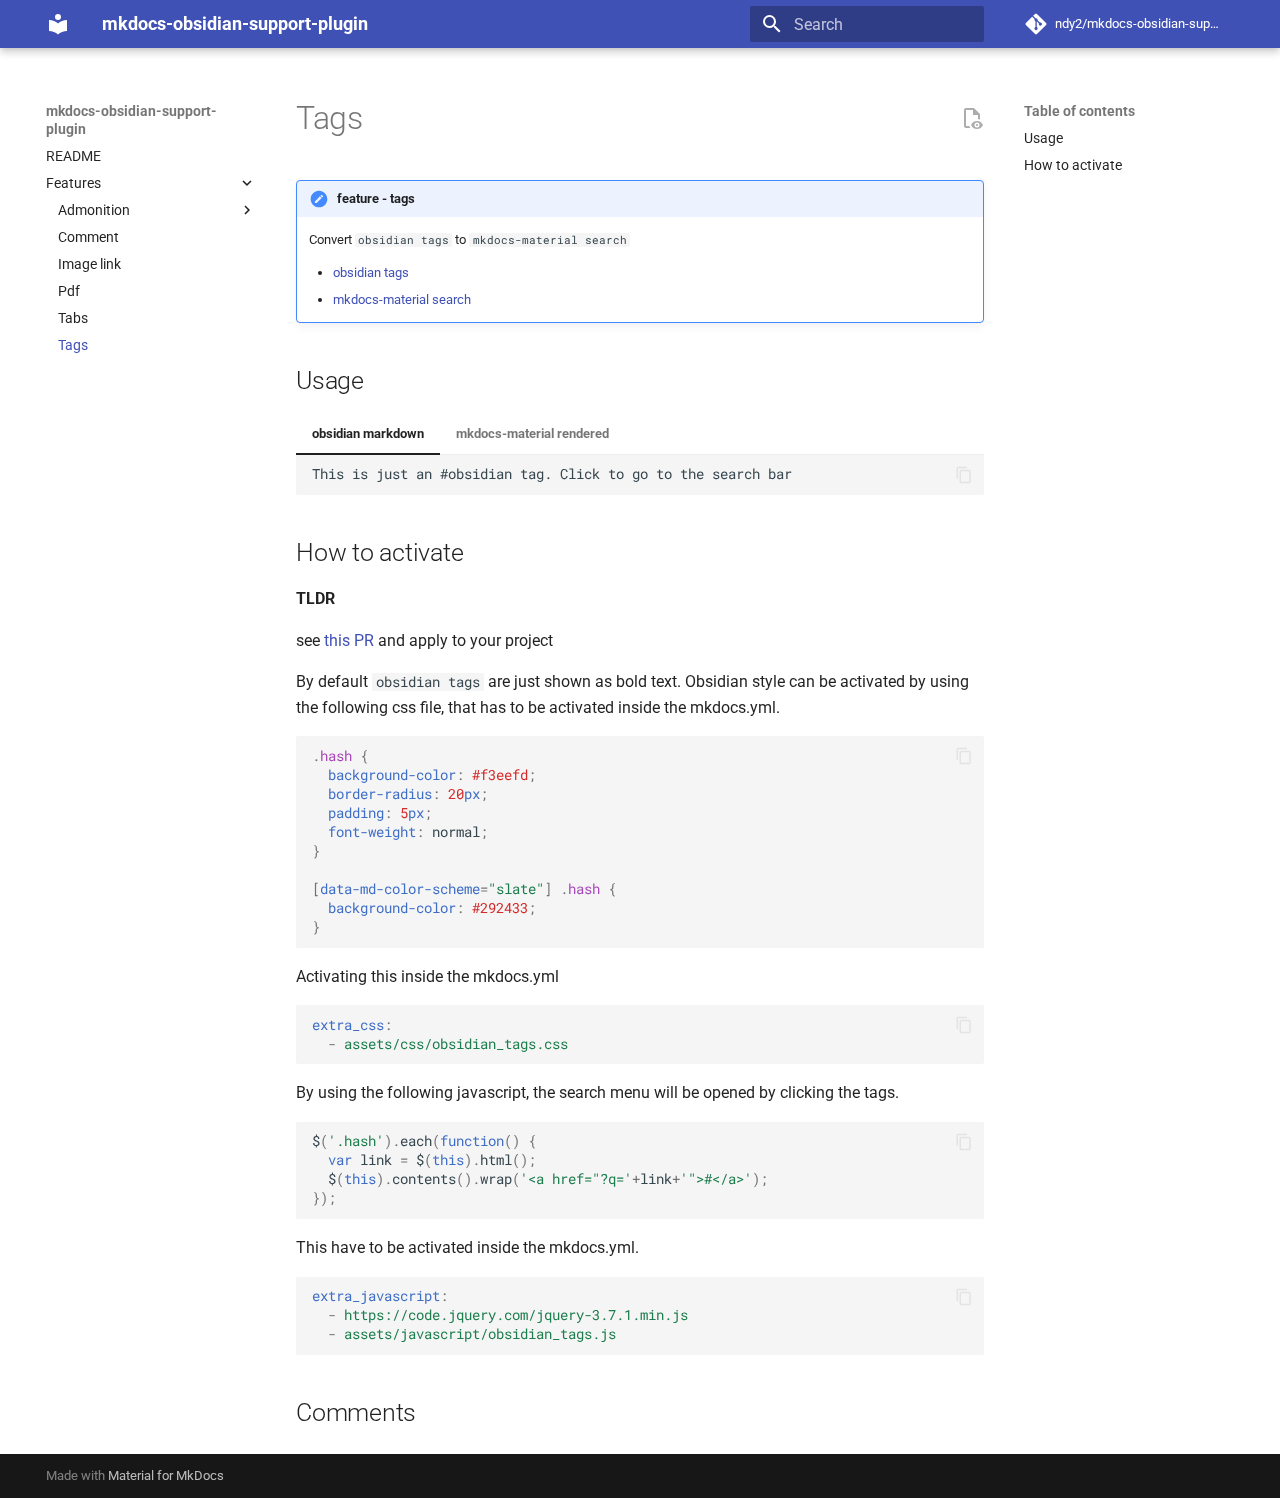
<file: features/tags/index.html>
<!doctype html>
<html lang="en" class="no-js">
  <head>
    
      <meta charset="utf-8">
      <meta name="viewport" content="width=device-width,initial-scale=1">
      
        <meta name="description" content="A MkDocs plugin that supports obsidian to mkdocs convert">
      
      
      
        <link rel="canonical" href="https://ndy2.github.io/mkdocs-obsidian-support-plugin/features/tags/">
      
      
        <link rel="prev" href="../tabs/">
      
      
      
      <link rel="icon" href="../../assets/images/favicon.png">
      <meta name="generator" content="mkdocs-1.5.3, mkdocs-material-9.5.16">
    
    
      
        <title>Tags - mkdocs-obsidian-support-plugin</title>
      
    
    
      <link rel="stylesheet" href="../../assets/stylesheets/main.bcfcd587.min.css">
      
      


    
    
      
    
    
      
        
        
        <link rel="preconnect" href="https://fonts.gstatic.com" crossorigin>
        <link rel="stylesheet" href="https://fonts.googleapis.com/css?family=Roboto:300,300i,400,400i,700,700i%7CRoboto+Mono:400,400i,700,700i&display=fallback">
        <style>:root{--md-text-font:"Roboto";--md-code-font:"Roboto Mono"}</style>
      
    
    
      <link rel="stylesheet" href="../../assets/css/obsidian_tags.css">
    
    <script>__md_scope=new URL("../..",location),__md_hash=e=>[...e].reduce((e,_)=>(e<<5)-e+_.charCodeAt(0),0),__md_get=(e,_=localStorage,t=__md_scope)=>JSON.parse(_.getItem(t.pathname+"."+e)),__md_set=(e,_,t=localStorage,a=__md_scope)=>{try{t.setItem(a.pathname+"."+e,JSON.stringify(_))}catch(e){}}</script>
    
      

    
    
    
   <link href="../../assets/stylesheets/glightbox.min.css" rel="stylesheet"/><style>
    html.glightbox-open { overflow: initial; height: 100%; }
    .gslide-title { margin-top: 0px; user-select: text; }
    .gslide-desc { color: #666; user-select: text; }
    .gslide-image img { background: white; }
    .gscrollbar-fixer { padding-right: 15px; }
    .gdesc-inner { font-size: 0.75rem; }
    body[data-md-color-scheme="slate"] .gdesc-inner { background: var(--md-default-bg-color);}
    body[data-md-color-scheme="slate"] .gslide-title { color: var(--md-default-fg-color);}
    body[data-md-color-scheme="slate"] .gslide-desc { color: var(--md-default-fg-color);}</style> <script src="../../assets/javascripts/glightbox.min.js"></script></head>
  
  
    <body dir="ltr">
  
    
    <input class="md-toggle" data-md-toggle="drawer" type="checkbox" id="__drawer" autocomplete="off">
    <input class="md-toggle" data-md-toggle="search" type="checkbox" id="__search" autocomplete="off">
    <label class="md-overlay" for="__drawer"></label>
    <div data-md-component="skip">
      
        
        <a href="#usage" class="md-skip">
          Skip to content
        </a>
      
    </div>
    <div data-md-component="announce">
      
    </div>
    
    
      

  

<header class="md-header md-header--shadow" data-md-component="header">
  <nav class="md-header__inner md-grid" aria-label="Header">
    <a href="../.." title="mkdocs-obsidian-support-plugin" class="md-header__button md-logo" aria-label="mkdocs-obsidian-support-plugin" data-md-component="logo">
      
  
  <svg xmlns="http://www.w3.org/2000/svg" viewBox="0 0 24 24"><path d="M12 8a3 3 0 0 0 3-3 3 3 0 0 0-3-3 3 3 0 0 0-3 3 3 3 0 0 0 3 3m0 3.54C9.64 9.35 6.5 8 3 8v11c3.5 0 6.64 1.35 9 3.54 2.36-2.19 5.5-3.54 9-3.54V8c-3.5 0-6.64 1.35-9 3.54Z"/></svg>

    </a>
    <label class="md-header__button md-icon" for="__drawer">
      
      <svg xmlns="http://www.w3.org/2000/svg" viewBox="0 0 24 24"><path d="M3 6h18v2H3V6m0 5h18v2H3v-2m0 5h18v2H3v-2Z"/></svg>
    </label>
    <div class="md-header__title" data-md-component="header-title">
      <div class="md-header__ellipsis">
        <div class="md-header__topic">
          <span class="md-ellipsis">
            mkdocs-obsidian-support-plugin
          </span>
        </div>
        <div class="md-header__topic" data-md-component="header-topic">
          <span class="md-ellipsis">
            
              Tags
            
          </span>
        </div>
      </div>
    </div>
    
    
      <script>var media,input,key,value,palette=__md_get("__palette");if(palette&&palette.color){"(prefers-color-scheme)"===palette.color.media&&(media=matchMedia("(prefers-color-scheme: light)"),input=document.querySelector(media.matches?"[data-md-color-media='(prefers-color-scheme: light)']":"[data-md-color-media='(prefers-color-scheme: dark)']"),palette.color.media=input.getAttribute("data-md-color-media"),palette.color.scheme=input.getAttribute("data-md-color-scheme"),palette.color.primary=input.getAttribute("data-md-color-primary"),palette.color.accent=input.getAttribute("data-md-color-accent"));for([key,value]of Object.entries(palette.color))document.body.setAttribute("data-md-color-"+key,value)}</script>
    
    
    
      <label class="md-header__button md-icon" for="__search">
        
        <svg xmlns="http://www.w3.org/2000/svg" viewBox="0 0 24 24"><path d="M9.5 3A6.5 6.5 0 0 1 16 9.5c0 1.61-.59 3.09-1.56 4.23l.27.27h.79l5 5-1.5 1.5-5-5v-.79l-.27-.27A6.516 6.516 0 0 1 9.5 16 6.5 6.5 0 0 1 3 9.5 6.5 6.5 0 0 1 9.5 3m0 2C7 5 5 7 5 9.5S7 14 9.5 14 14 12 14 9.5 12 5 9.5 5Z"/></svg>
      </label>
      <div class="md-search" data-md-component="search" role="dialog">
  <label class="md-search__overlay" for="__search"></label>
  <div class="md-search__inner" role="search">
    <form class="md-search__form" name="search">
      <input type="text" class="md-search__input" name="query" aria-label="Search" placeholder="Search" autocapitalize="off" autocorrect="off" autocomplete="off" spellcheck="false" data-md-component="search-query" required>
      <label class="md-search__icon md-icon" for="__search">
        
        <svg xmlns="http://www.w3.org/2000/svg" viewBox="0 0 24 24"><path d="M9.5 3A6.5 6.5 0 0 1 16 9.5c0 1.61-.59 3.09-1.56 4.23l.27.27h.79l5 5-1.5 1.5-5-5v-.79l-.27-.27A6.516 6.516 0 0 1 9.5 16 6.5 6.5 0 0 1 3 9.5 6.5 6.5 0 0 1 9.5 3m0 2C7 5 5 7 5 9.5S7 14 9.5 14 14 12 14 9.5 12 5 9.5 5Z"/></svg>
        
        <svg xmlns="http://www.w3.org/2000/svg" viewBox="0 0 24 24"><path d="M20 11v2H8l5.5 5.5-1.42 1.42L4.16 12l7.92-7.92L13.5 5.5 8 11h12Z"/></svg>
      </label>
      <nav class="md-search__options" aria-label="Search">
        
        <button type="reset" class="md-search__icon md-icon" title="Clear" aria-label="Clear" tabindex="-1">
          
          <svg xmlns="http://www.w3.org/2000/svg" viewBox="0 0 24 24"><path d="M19 6.41 17.59 5 12 10.59 6.41 5 5 6.41 10.59 12 5 17.59 6.41 19 12 13.41 17.59 19 19 17.59 13.41 12 19 6.41Z"/></svg>
        </button>
      </nav>
      
    </form>
    <div class="md-search__output">
      <div class="md-search__scrollwrap" data-md-scrollfix>
        <div class="md-search-result" data-md-component="search-result">
          <div class="md-search-result__meta">
            Initializing search
          </div>
          <ol class="md-search-result__list" role="presentation"></ol>
        </div>
      </div>
    </div>
  </div>
</div>
    
    
      <div class="md-header__source">
        <a href="https://github.com/ndy2/mkdocs-obsidian-support-plugin" title="Go to repository" class="md-source" data-md-component="source">
  <div class="md-source__icon md-icon">
    
    <svg xmlns="http://www.w3.org/2000/svg" viewBox="0 0 448 512"><!--! Font Awesome Free 6.5.1 by @fontawesome - https://fontawesome.com License - https://fontawesome.com/license/free (Icons: CC BY 4.0, Fonts: SIL OFL 1.1, Code: MIT License) Copyright 2023 Fonticons, Inc.--><path d="M439.55 236.05 244 40.45a28.87 28.87 0 0 0-40.81 0l-40.66 40.63 51.52 51.52c27.06-9.14 52.68 16.77 43.39 43.68l49.66 49.66c34.23-11.8 61.18 31 35.47 56.69-26.49 26.49-70.21-2.87-56-37.34L240.22 199v121.85c25.3 12.54 22.26 41.85 9.08 55a34.34 34.34 0 0 1-48.55 0c-17.57-17.6-11.07-46.91 11.25-56v-123c-20.8-8.51-24.6-30.74-18.64-45L142.57 101 8.45 235.14a28.86 28.86 0 0 0 0 40.81l195.61 195.6a28.86 28.86 0 0 0 40.8 0l194.69-194.69a28.86 28.86 0 0 0 0-40.81z"/></svg>
  </div>
  <div class="md-source__repository">
    ndy2/mkdocs-obsidian-support-plugin
  </div>
</a>
      </div>
    
  </nav>
  
</header>
    
    <div class="md-container" data-md-component="container">
      
      
        
          
        
      
      <main class="md-main" data-md-component="main">
        <div class="md-main__inner md-grid">
          
            
              
              <div class="md-sidebar md-sidebar--primary" data-md-component="sidebar" data-md-type="navigation" >
                <div class="md-sidebar__scrollwrap">
                  <div class="md-sidebar__inner">
                    



<nav class="md-nav md-nav--primary" aria-label="Navigation" data-md-level="0">
  <label class="md-nav__title" for="__drawer">
    <a href="../.." title="mkdocs-obsidian-support-plugin" class="md-nav__button md-logo" aria-label="mkdocs-obsidian-support-plugin" data-md-component="logo">
      
  
  <svg xmlns="http://www.w3.org/2000/svg" viewBox="0 0 24 24"><path d="M12 8a3 3 0 0 0 3-3 3 3 0 0 0-3-3 3 3 0 0 0-3 3 3 3 0 0 0 3 3m0 3.54C9.64 9.35 6.5 8 3 8v11c3.5 0 6.64 1.35 9 3.54 2.36-2.19 5.5-3.54 9-3.54V8c-3.5 0-6.64 1.35-9 3.54Z"/></svg>

    </a>
    mkdocs-obsidian-support-plugin
  </label>
  
    <div class="md-nav__source">
      <a href="https://github.com/ndy2/mkdocs-obsidian-support-plugin" title="Go to repository" class="md-source" data-md-component="source">
  <div class="md-source__icon md-icon">
    
    <svg xmlns="http://www.w3.org/2000/svg" viewBox="0 0 448 512"><!--! Font Awesome Free 6.5.1 by @fontawesome - https://fontawesome.com License - https://fontawesome.com/license/free (Icons: CC BY 4.0, Fonts: SIL OFL 1.1, Code: MIT License) Copyright 2023 Fonticons, Inc.--><path d="M439.55 236.05 244 40.45a28.87 28.87 0 0 0-40.81 0l-40.66 40.63 51.52 51.52c27.06-9.14 52.68 16.77 43.39 43.68l49.66 49.66c34.23-11.8 61.18 31 35.47 56.69-26.49 26.49-70.21-2.87-56-37.34L240.22 199v121.85c25.3 12.54 22.26 41.85 9.08 55a34.34 34.34 0 0 1-48.55 0c-17.57-17.6-11.07-46.91 11.25-56v-123c-20.8-8.51-24.6-30.74-18.64-45L142.57 101 8.45 235.14a28.86 28.86 0 0 0 0 40.81l195.61 195.6a28.86 28.86 0 0 0 40.8 0l194.69-194.69a28.86 28.86 0 0 0 0-40.81z"/></svg>
  </div>
  <div class="md-source__repository">
    ndy2/mkdocs-obsidian-support-plugin
  </div>
</a>
    </div>
  
  <ul class="md-nav__list" data-md-scrollfix>
    
      
      
  
  
  
  
    <li class="md-nav__item">
      <a href="../.." class="md-nav__link">
        
  
  <span class="md-ellipsis">
    README
  </span>
  

      </a>
    </li>
  

    
      
      
  
  
    
  
  
  
    
    
      
        
      
        
      
        
      
        
      
        
      
        
      
    
    
    
    <li class="md-nav__item md-nav__item--active md-nav__item--nested">
      
        
        
        <input class="md-nav__toggle md-toggle " type="checkbox" id="__nav_2" checked>
        
          
          <label class="md-nav__link" for="__nav_2" id="__nav_2_label" tabindex="0">
            
  
  <span class="md-ellipsis">
    Features
  </span>
  

            <span class="md-nav__icon md-icon"></span>
          </label>
        
        <nav class="md-nav" data-md-level="1" aria-labelledby="__nav_2_label" aria-expanded="true">
          <label class="md-nav__title" for="__nav_2">
            <span class="md-nav__icon md-icon"></span>
            Features
          </label>
          <ul class="md-nav__list" data-md-scrollfix>
            
              
                
  
  
  
  
    
    
      
        
      
        
      
        
      
    
    
    
    <li class="md-nav__item md-nav__item--nested">
      
        
        
        <input class="md-nav__toggle md-toggle " type="checkbox" id="__nav_2_1" >
        
          
          <label class="md-nav__link" for="__nav_2_1" id="__nav_2_1_label" tabindex="0">
            
  
  <span class="md-ellipsis">
    Admonition
  </span>
  

            <span class="md-nav__icon md-icon"></span>
          </label>
        
        <nav class="md-nav" data-md-level="2" aria-labelledby="__nav_2_1_label" aria-expanded="false">
          <label class="md-nav__title" for="__nav_2_1">
            <span class="md-nav__icon md-icon"></span>
            Admonition
          </label>
          <ul class="md-nav__list" data-md-scrollfix>
            
              
                
  
  
  
  
    <li class="md-nav__item">
      <a href="../admonition/callout/" class="md-nav__link">
        
  
  <span class="md-ellipsis">
    Admonition Callout
  </span>
  

      </a>
    </li>
  

              
            
              
                
  
  
  
  
    <li class="md-nav__item">
      <a href="../admonition/backquotes/" class="md-nav__link">
        
  
  <span class="md-ellipsis">
    Admonition Backquotes
  </span>
  

      </a>
    </li>
  

              
            
              
                
  
  
  
  
    <li class="md-nav__item">
      <a href="../admonition/demo/" class="md-nav__link">
        
  
  <span class="md-ellipsis">
    Demo
  </span>
  

      </a>
    </li>
  

              
            
          </ul>
        </nav>
      
    </li>
  

              
            
              
                
  
  
  
  
    
    
      
        
          
        
      
    
    
    
    <li class="md-nav__item md-nav__item--nested">
      
        
        
        <input class="md-nav__toggle md-toggle " type="checkbox" id="__nav_2_2" >
        
          
          
          <div class="md-nav__link md-nav__container">
            <a href="../comment/" class="md-nav__link ">
              
  
  <span class="md-ellipsis">
    Comment
  </span>
  

            </a>
            
          </div>
        
        <nav class="md-nav" data-md-level="2" aria-labelledby="__nav_2_2_label" aria-expanded="false">
          <label class="md-nav__title" for="__nav_2_2">
            <span class="md-nav__icon md-icon"></span>
            Comment
          </label>
          <ul class="md-nav__list" data-md-scrollfix>
            
              
            
          </ul>
        </nav>
      
    </li>
  

              
            
              
                
  
  
  
  
    
    
      
        
          
        
      
    
    
    
    <li class="md-nav__item md-nav__item--nested">
      
        
        
        <input class="md-nav__toggle md-toggle " type="checkbox" id="__nav_2_3" >
        
          
          
          <div class="md-nav__link md-nav__container">
            <a href="../image-link/" class="md-nav__link ">
              
  
  <span class="md-ellipsis">
    Image link
  </span>
  

            </a>
            
          </div>
        
        <nav class="md-nav" data-md-level="2" aria-labelledby="__nav_2_3_label" aria-expanded="false">
          <label class="md-nav__title" for="__nav_2_3">
            <span class="md-nav__icon md-icon"></span>
            Image link
          </label>
          <ul class="md-nav__list" data-md-scrollfix>
            
              
            
          </ul>
        </nav>
      
    </li>
  

              
            
              
                
  
  
  
  
    
    
      
        
          
        
      
    
    
    
    <li class="md-nav__item md-nav__item--nested">
      
        
        
        <input class="md-nav__toggle md-toggle " type="checkbox" id="__nav_2_4" >
        
          
          
          <div class="md-nav__link md-nav__container">
            <a href="../pdf/" class="md-nav__link ">
              
  
  <span class="md-ellipsis">
    Pdf
  </span>
  

            </a>
            
          </div>
        
        <nav class="md-nav" data-md-level="2" aria-labelledby="__nav_2_4_label" aria-expanded="false">
          <label class="md-nav__title" for="__nav_2_4">
            <span class="md-nav__icon md-icon"></span>
            Pdf
          </label>
          <ul class="md-nav__list" data-md-scrollfix>
            
              
            
          </ul>
        </nav>
      
    </li>
  

              
            
              
                
  
  
  
  
    
    
      
        
          
        
      
    
    
    
    <li class="md-nav__item md-nav__item--nested">
      
        
        
        <input class="md-nav__toggle md-toggle " type="checkbox" id="__nav_2_5" >
        
          
          
          <div class="md-nav__link md-nav__container">
            <a href="../tabs/" class="md-nav__link ">
              
  
  <span class="md-ellipsis">
    Tabs
  </span>
  

            </a>
            
          </div>
        
        <nav class="md-nav" data-md-level="2" aria-labelledby="__nav_2_5_label" aria-expanded="false">
          <label class="md-nav__title" for="__nav_2_5">
            <span class="md-nav__icon md-icon"></span>
            Tabs
          </label>
          <ul class="md-nav__list" data-md-scrollfix>
            
              
            
          </ul>
        </nav>
      
    </li>
  

              
            
              
                
  
  
    
  
  
  
    
    
      
        
          
        
      
    
    
    
    <li class="md-nav__item md-nav__item--active md-nav__item--nested">
      
        
        
        <input class="md-nav__toggle md-toggle " type="checkbox" id="__nav_2_6" checked>
        
          
          
          <div class="md-nav__link md-nav__container">
            <a href="./" class="md-nav__link md-nav__link--active">
              
  
  <span class="md-ellipsis">
    Tags
  </span>
  

            </a>
            
          </div>
        
        <nav class="md-nav" data-md-level="2" aria-labelledby="__nav_2_6_label" aria-expanded="true">
          <label class="md-nav__title" for="__nav_2_6">
            <span class="md-nav__icon md-icon"></span>
            Tags
          </label>
          <ul class="md-nav__list" data-md-scrollfix>
            
              
            
          </ul>
        </nav>
      
    </li>
  

              
            
          </ul>
        </nav>
      
    </li>
  

    
  </ul>
</nav>
                  </div>
                </div>
              </div>
            
            
              
              <div class="md-sidebar md-sidebar--secondary" data-md-component="sidebar" data-md-type="toc" >
                <div class="md-sidebar__scrollwrap">
                  <div class="md-sidebar__inner">
                    

<nav class="md-nav md-nav--secondary" aria-label="Table of contents">
  
  
  
  
    <label class="md-nav__title" for="__toc">
      <span class="md-nav__icon md-icon"></span>
      Table of contents
    </label>
    <ul class="md-nav__list" data-md-component="toc" data-md-scrollfix>
      
        <li class="md-nav__item">
  <a href="#usage" class="md-nav__link">
    <span class="md-ellipsis">
      Usage
    </span>
  </a>
  
</li>
      
        <li class="md-nav__item">
  <a href="#how-to-activate" class="md-nav__link">
    <span class="md-ellipsis">
      How to activate
    </span>
  </a>
  
</li>
      
    </ul>
  
</nav>
                  </div>
                </div>
              </div>
            
          
          
            <div class="md-content" data-md-component="content">
              <article class="md-content__inner md-typeset">
                
                  

  
  
    
      
    
    <a href="https://github.com/ndy2/mkdocs-obsidian-support-plugin/raw/main/docs/features/tags/index.md" title="View source of this page" class="md-content__button md-icon">
      
      <svg xmlns="http://www.w3.org/2000/svg" viewBox="0 0 24 24"><path d="M17 18c.56 0 1 .44 1 1s-.44 1-1 1-1-.44-1-1 .44-1 1-1m0-3c-2.73 0-5.06 1.66-6 4 .94 2.34 3.27 4 6 4s5.06-1.66 6-4c-.94-2.34-3.27-4-6-4m0 6.5a2.5 2.5 0 0 1-2.5-2.5 2.5 2.5 0 0 1 2.5-2.5 2.5 2.5 0 0 1 2.5 2.5 2.5 2.5 0 0 1-2.5 2.5M9.27 20H6V4h7v5h5v4.07c.7.08 1.36.25 2 .49V8l-6-6H6a2 2 0 0 0-2 2v16a2 2 0 0 0 2 2h4.5a8.15 8.15 0 0 1-1.23-2Z"/></svg>
    </a>
  


  <h1>Tags</h1>

<div class="admonition note">
<p class="admonition-title"> feature - tags</p>
<p>Convert <code>obsidian tags</code> to <code>mkdocs-material search</code></p>
<ul>
<li><a href="https://help.obsidian.md/Editing+and+formatting/Tags">obsidian tags</a></li>
<li><a href="https://squidfunk.github.io/mkdocs-material/setup/setting-up-site-search/">mkdocs-material search</a></li>
</ul>
</div>
<h2 id="usage">Usage<a class="headerlink" href="#usage" title="Permanent link">&para;</a></h2>
<div class="tabbed-set tabbed-alternate" data-tabs="1:2"><input checked="checked" id="__tabbed_1_1" name="__tabbed_1" type="radio" /><input id="__tabbed_1_2" name="__tabbed_1" type="radio" /><div class="tabbed-labels"><label for="__tabbed_1_1">obsidian markdown</label><label for="__tabbed_1_2">mkdocs-material rendered</label></div>
<div class="tabbed-content">
<div class="tabbed-block">
<div class="highlight"><pre><span></span><code>This is just an #obsidian tag. Click to go to the search bar
</code></pre></div>
</div>
<div class="tabbed-block">
<p>This is just an <strong class="hash">obsidian</strong> tag. Click to go to the search bar</p>
</div>
</div>
</div>
<h2 id="how-to-activate">How to activate<a class="headerlink" href="#how-to-activate" title="Permanent link">&para;</a></h2>
<p><strong>TLDR</strong></p>
<p>see <a href="https://github.com/ndy2/mkdocs-obsidian-support-plugin/pull/8/files">this PR</a> and apply to your project</p>
<p>By default <code>obsidian tags</code> are just shown as bold text. Obsidian style can be activated by using the following css file,
that has to be activated inside the mkdocs.yml.</p>
<div class="highlight"><pre><span></span><code><span class="p">.</span><span class="nc">hash</span><span class="w"> </span><span class="p">{</span>
<span class="w">  </span><span class="k">background-color</span><span class="p">:</span><span class="w"> </span><span class="mh">#f3eefd</span><span class="p">;</span>
<span class="w">  </span><span class="k">border-radius</span><span class="p">:</span><span class="w"> </span><span class="mi">20</span><span class="kt">px</span><span class="p">;</span>
<span class="w">  </span><span class="k">padding</span><span class="p">:</span><span class="w"> </span><span class="mi">5</span><span class="kt">px</span><span class="p">;</span>
<span class="w">  </span><span class="k">font-weight</span><span class="p">:</span><span class="w"> </span><span class="kc">normal</span><span class="p">;</span>
<span class="p">}</span>

<span class="o">[</span><span class="nt">data-md-color-scheme</span><span class="o">=</span><span class="s2">&quot;slate&quot;</span><span class="o">]</span><span class="w"> </span><span class="p">.</span><span class="nc">hash</span><span class="w"> </span><span class="p">{</span>
<span class="w">  </span><span class="k">background-color</span><span class="p">:</span><span class="w"> </span><span class="mh">#292433</span><span class="p">;</span>
<span class="p">}</span>
</code></pre></div>
<p>Activating this inside the mkdocs.yml</p>
<div class="highlight"><pre><span></span><code><span class="nt">extra_css</span><span class="p">:</span>
<span class="w">  </span><span class="p p-Indicator">-</span><span class="w"> </span><span class="l l-Scalar l-Scalar-Plain">assets/css/obsidian_tags.css</span>
</code></pre></div>
<p>By using the following javascript, the search menu will be opened by clicking the tags.</p>
<div class="highlight"><pre><span></span><code><span class="nx">$</span><span class="p">(</span><span class="s1">&#39;.hash&#39;</span><span class="p">).</span><span class="nx">each</span><span class="p">(</span><span class="kd">function</span><span class="p">()</span><span class="w"> </span><span class="p">{</span>
<span class="w">  </span><span class="kd">var</span><span class="w"> </span><span class="nx">link</span><span class="w"> </span><span class="o">=</span><span class="w"> </span><span class="nx">$</span><span class="p">(</span><span class="k">this</span><span class="p">).</span><span class="nx">html</span><span class="p">();</span>
<span class="w">  </span><span class="nx">$</span><span class="p">(</span><span class="k">this</span><span class="p">).</span><span class="nx">contents</span><span class="p">().</span><span class="nx">wrap</span><span class="p">(</span><span class="s1">&#39;&lt;a href=&quot;?q=&#39;</span><span class="o">+</span><span class="nx">link</span><span class="o">+</span><span class="s1">&#39;&quot;&gt;#&lt;/a&gt;&#39;</span><span class="p">);</span>
<span class="p">});</span>
</code></pre></div>
<p>This have to be activated inside the mkdocs.yml.</p>
<div class="highlight"><pre><span></span><code><span class="nt">extra_javascript</span><span class="p">:</span>
<span class="w">  </span><span class="p p-Indicator">-</span><span class="w"> </span><span class="l l-Scalar l-Scalar-Plain">https://code.jquery.com/jquery-3.7.1.min.js</span>
<span class="w">  </span><span class="p p-Indicator">-</span><span class="w"> </span><span class="l l-Scalar l-Scalar-Plain">assets/javascript/obsidian_tags.js</span>
</code></pre></div>







  
  






<h2 id="__comments">Comments</h2>
<!-- Insert generated snippet here -->
<script src="https://giscus.app/client.js"
        data-repo="ndy2/mkdocs-obsidian-support-plugin"
        data-repo-id="R_kgDOI_-dog"
        data-category="General"
        data-category-id="DIC_kwDOI_-dos4Cdy6r"
        data-mapping="pathname"
        data-strict="0"
        data-reactions-enabled="1"
        data-emit-metadata="0"
        data-input-position="bottom"
        data-theme="preferred_color_scheme"
        data-lang="ko"
        crossorigin="anonymous"
        async>
</script>
<!-- Synchronize Giscus theme with palette -->
<script>
    var giscus = document.querySelector("script[src*=giscus]")

    /* Set palette on initial load */
    var palette = __md_get("__palette")
    if (palette && typeof palette.color === "object") {
        var theme = palette.color.scheme === "slate" ? "dark" : "light"
        giscus.setAttribute("data-theme", theme)
    }

    /* Register event handlers after documented loaded */
    document.addEventListener("DOMContentLoaded", function () {
        var ref = document.querySelector("[data-md-component=palette]")
        ref.addEventListener("change", function () {
            var palette = __md_get("__palette")
            if (palette && typeof palette.color === "object") {
                var theme = palette.color.scheme === "slate" ? "dark" : "light"

                /* Instruct Giscus to change theme */
                var frame = document.querySelector(".giscus-frame")
                frame.contentWindow.postMessage(
                    {giscus: {setConfig: {theme}}},
                    "https://giscus.app"
                )
            }
        })
    })
</script>

                
              </article>
            </div>
          
          
<script>var target=document.getElementById(location.hash.slice(1));target&&target.name&&(target.checked=target.name.startsWith("__tabbed_"))</script>
        </div>
        
      </main>
      
        <footer class="md-footer">
  
  <div class="md-footer-meta md-typeset">
    <div class="md-footer-meta__inner md-grid">
      <div class="md-copyright">
  
  
    Made with
    <a href="https://squidfunk.github.io/mkdocs-material/" target="_blank" rel="noopener">
      Material for MkDocs
    </a>
  
</div>
      
    </div>
  </div>
</footer>
      
    </div>
    <div class="md-dialog" data-md-component="dialog">
      <div class="md-dialog__inner md-typeset"></div>
    </div>
    
    
    <script id="__config" type="application/json">{"base": "../..", "features": ["content.code.copy", "content.action.view", "navigation.indexes"], "search": "../../assets/javascripts/workers/search.b8dbb3d2.min.js", "translations": {"clipboard.copied": "Copied to clipboard", "clipboard.copy": "Copy to clipboard", "search.result.more.one": "1 more on this page", "search.result.more.other": "# more on this page", "search.result.none": "No matching documents", "search.result.one": "1 matching document", "search.result.other": "# matching documents", "search.result.placeholder": "Type to start searching", "search.result.term.missing": "Missing", "select.version": "Select version"}}</script>
    
    
      <script src="../../assets/javascripts/bundle.bd41221c.min.js"></script>
      
        <script src="https://code.jquery.com/jquery-3.7.1.min.js"></script>
      
        <script src="../../assets/javascript/obsidian_tags.js"></script>
      
    
  <script>document$.subscribe(() => {const lightbox = GLightbox({"touchNavigation": true, "loop": false, "zoomable": true, "draggable": true, "openEffect": "zoom", "closeEffect": "zoom", "slideEffect": "slide"});})</script></body>
</html>
</file>
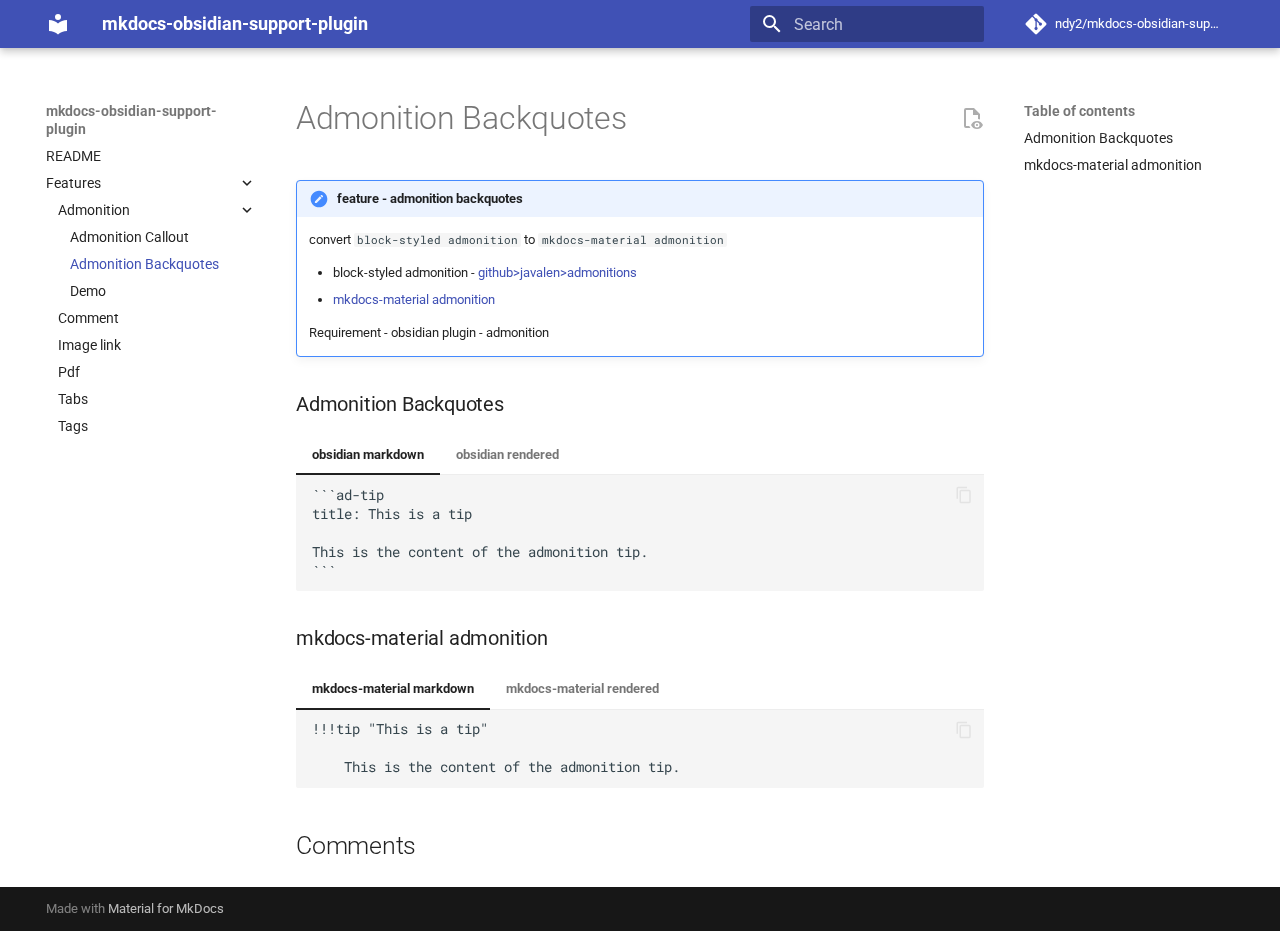
<file: features/admonition/backquotes/index.html>
<!doctype html>
<html lang="en" class="no-js">
  <head>
    
      <meta charset="utf-8">
      <meta name="viewport" content="width=device-width,initial-scale=1">
      
        <meta name="description" content="A MkDocs plugin that supports obsidian to mkdocs convert">
      
      
      
        <link rel="canonical" href="https://ndy2.github.io/mkdocs-obsidian-support-plugin/features/admonition/backquotes/">
      
      
        <link rel="prev" href="../callout/">
      
      
        <link rel="next" href="../demo/">
      
      
      <link rel="icon" href="../../../assets/images/favicon.png">
      <meta name="generator" content="mkdocs-1.5.3, mkdocs-material-9.5.16">
    
    
      
        <title>Admonition Backquotes - mkdocs-obsidian-support-plugin</title>
      
    
    
      <link rel="stylesheet" href="../../../assets/stylesheets/main.bcfcd587.min.css">
      
      


    
    
      
    
    
      
        
        
        <link rel="preconnect" href="https://fonts.gstatic.com" crossorigin>
        <link rel="stylesheet" href="https://fonts.googleapis.com/css?family=Roboto:300,300i,400,400i,700,700i%7CRoboto+Mono:400,400i,700,700i&display=fallback">
        <style>:root{--md-text-font:"Roboto";--md-code-font:"Roboto Mono"}</style>
      
    
    
      <link rel="stylesheet" href="../../../assets/css/obsidian_tags.css">
    
    <script>__md_scope=new URL("../../..",location),__md_hash=e=>[...e].reduce((e,_)=>(e<<5)-e+_.charCodeAt(0),0),__md_get=(e,_=localStorage,t=__md_scope)=>JSON.parse(_.getItem(t.pathname+"."+e)),__md_set=(e,_,t=localStorage,a=__md_scope)=>{try{t.setItem(a.pathname+"."+e,JSON.stringify(_))}catch(e){}}</script>
    
      

    
    
    
   <link href="../../../assets/stylesheets/glightbox.min.css" rel="stylesheet"/><style>
    html.glightbox-open { overflow: initial; height: 100%; }
    .gslide-title { margin-top: 0px; user-select: text; }
    .gslide-desc { color: #666; user-select: text; }
    .gslide-image img { background: white; }
    .gscrollbar-fixer { padding-right: 15px; }
    .gdesc-inner { font-size: 0.75rem; }
    body[data-md-color-scheme="slate"] .gdesc-inner { background: var(--md-default-bg-color);}
    body[data-md-color-scheme="slate"] .gslide-title { color: var(--md-default-fg-color);}
    body[data-md-color-scheme="slate"] .gslide-desc { color: var(--md-default-fg-color);}</style> <script src="../../../assets/javascripts/glightbox.min.js"></script></head>
  
  
    <body dir="ltr">
  
    
    <input class="md-toggle" data-md-toggle="drawer" type="checkbox" id="__drawer" autocomplete="off">
    <input class="md-toggle" data-md-toggle="search" type="checkbox" id="__search" autocomplete="off">
    <label class="md-overlay" for="__drawer"></label>
    <div data-md-component="skip">
      
        
        <a href="#admonition-backquotes" class="md-skip">
          Skip to content
        </a>
      
    </div>
    <div data-md-component="announce">
      
    </div>
    
    
      

  

<header class="md-header md-header--shadow" data-md-component="header">
  <nav class="md-header__inner md-grid" aria-label="Header">
    <a href="../../.." title="mkdocs-obsidian-support-plugin" class="md-header__button md-logo" aria-label="mkdocs-obsidian-support-plugin" data-md-component="logo">
      
  
  <svg xmlns="http://www.w3.org/2000/svg" viewBox="0 0 24 24"><path d="M12 8a3 3 0 0 0 3-3 3 3 0 0 0-3-3 3 3 0 0 0-3 3 3 3 0 0 0 3 3m0 3.54C9.64 9.35 6.5 8 3 8v11c3.5 0 6.64 1.35 9 3.54 2.36-2.19 5.5-3.54 9-3.54V8c-3.5 0-6.64 1.35-9 3.54Z"/></svg>

    </a>
    <label class="md-header__button md-icon" for="__drawer">
      
      <svg xmlns="http://www.w3.org/2000/svg" viewBox="0 0 24 24"><path d="M3 6h18v2H3V6m0 5h18v2H3v-2m0 5h18v2H3v-2Z"/></svg>
    </label>
    <div class="md-header__title" data-md-component="header-title">
      <div class="md-header__ellipsis">
        <div class="md-header__topic">
          <span class="md-ellipsis">
            mkdocs-obsidian-support-plugin
          </span>
        </div>
        <div class="md-header__topic" data-md-component="header-topic">
          <span class="md-ellipsis">
            
              Admonition Backquotes
            
          </span>
        </div>
      </div>
    </div>
    
    
      <script>var media,input,key,value,palette=__md_get("__palette");if(palette&&palette.color){"(prefers-color-scheme)"===palette.color.media&&(media=matchMedia("(prefers-color-scheme: light)"),input=document.querySelector(media.matches?"[data-md-color-media='(prefers-color-scheme: light)']":"[data-md-color-media='(prefers-color-scheme: dark)']"),palette.color.media=input.getAttribute("data-md-color-media"),palette.color.scheme=input.getAttribute("data-md-color-scheme"),palette.color.primary=input.getAttribute("data-md-color-primary"),palette.color.accent=input.getAttribute("data-md-color-accent"));for([key,value]of Object.entries(palette.color))document.body.setAttribute("data-md-color-"+key,value)}</script>
    
    
    
      <label class="md-header__button md-icon" for="__search">
        
        <svg xmlns="http://www.w3.org/2000/svg" viewBox="0 0 24 24"><path d="M9.5 3A6.5 6.5 0 0 1 16 9.5c0 1.61-.59 3.09-1.56 4.23l.27.27h.79l5 5-1.5 1.5-5-5v-.79l-.27-.27A6.516 6.516 0 0 1 9.5 16 6.5 6.5 0 0 1 3 9.5 6.5 6.5 0 0 1 9.5 3m0 2C7 5 5 7 5 9.5S7 14 9.5 14 14 12 14 9.5 12 5 9.5 5Z"/></svg>
      </label>
      <div class="md-search" data-md-component="search" role="dialog">
  <label class="md-search__overlay" for="__search"></label>
  <div class="md-search__inner" role="search">
    <form class="md-search__form" name="search">
      <input type="text" class="md-search__input" name="query" aria-label="Search" placeholder="Search" autocapitalize="off" autocorrect="off" autocomplete="off" spellcheck="false" data-md-component="search-query" required>
      <label class="md-search__icon md-icon" for="__search">
        
        <svg xmlns="http://www.w3.org/2000/svg" viewBox="0 0 24 24"><path d="M9.5 3A6.5 6.5 0 0 1 16 9.5c0 1.61-.59 3.09-1.56 4.23l.27.27h.79l5 5-1.5 1.5-5-5v-.79l-.27-.27A6.516 6.516 0 0 1 9.5 16 6.5 6.5 0 0 1 3 9.5 6.5 6.5 0 0 1 9.5 3m0 2C7 5 5 7 5 9.5S7 14 9.5 14 14 12 14 9.5 12 5 9.5 5Z"/></svg>
        
        <svg xmlns="http://www.w3.org/2000/svg" viewBox="0 0 24 24"><path d="M20 11v2H8l5.5 5.5-1.42 1.42L4.16 12l7.92-7.92L13.5 5.5 8 11h12Z"/></svg>
      </label>
      <nav class="md-search__options" aria-label="Search">
        
        <button type="reset" class="md-search__icon md-icon" title="Clear" aria-label="Clear" tabindex="-1">
          
          <svg xmlns="http://www.w3.org/2000/svg" viewBox="0 0 24 24"><path d="M19 6.41 17.59 5 12 10.59 6.41 5 5 6.41 10.59 12 5 17.59 6.41 19 12 13.41 17.59 19 19 17.59 13.41 12 19 6.41Z"/></svg>
        </button>
      </nav>
      
    </form>
    <div class="md-search__output">
      <div class="md-search__scrollwrap" data-md-scrollfix>
        <div class="md-search-result" data-md-component="search-result">
          <div class="md-search-result__meta">
            Initializing search
          </div>
          <ol class="md-search-result__list" role="presentation"></ol>
        </div>
      </div>
    </div>
  </div>
</div>
    
    
      <div class="md-header__source">
        <a href="https://github.com/ndy2/mkdocs-obsidian-support-plugin" title="Go to repository" class="md-source" data-md-component="source">
  <div class="md-source__icon md-icon">
    
    <svg xmlns="http://www.w3.org/2000/svg" viewBox="0 0 448 512"><!--! Font Awesome Free 6.5.1 by @fontawesome - https://fontawesome.com License - https://fontawesome.com/license/free (Icons: CC BY 4.0, Fonts: SIL OFL 1.1, Code: MIT License) Copyright 2023 Fonticons, Inc.--><path d="M439.55 236.05 244 40.45a28.87 28.87 0 0 0-40.81 0l-40.66 40.63 51.52 51.52c27.06-9.14 52.68 16.77 43.39 43.68l49.66 49.66c34.23-11.8 61.18 31 35.47 56.69-26.49 26.49-70.21-2.87-56-37.34L240.22 199v121.85c25.3 12.54 22.26 41.85 9.08 55a34.34 34.34 0 0 1-48.55 0c-17.57-17.6-11.07-46.91 11.25-56v-123c-20.8-8.51-24.6-30.74-18.64-45L142.57 101 8.45 235.14a28.86 28.86 0 0 0 0 40.81l195.61 195.6a28.86 28.86 0 0 0 40.8 0l194.69-194.69a28.86 28.86 0 0 0 0-40.81z"/></svg>
  </div>
  <div class="md-source__repository">
    ndy2/mkdocs-obsidian-support-plugin
  </div>
</a>
      </div>
    
  </nav>
  
</header>
    
    <div class="md-container" data-md-component="container">
      
      
        
          
        
      
      <main class="md-main" data-md-component="main">
        <div class="md-main__inner md-grid">
          
            
              
              <div class="md-sidebar md-sidebar--primary" data-md-component="sidebar" data-md-type="navigation" >
                <div class="md-sidebar__scrollwrap">
                  <div class="md-sidebar__inner">
                    



<nav class="md-nav md-nav--primary" aria-label="Navigation" data-md-level="0">
  <label class="md-nav__title" for="__drawer">
    <a href="../../.." title="mkdocs-obsidian-support-plugin" class="md-nav__button md-logo" aria-label="mkdocs-obsidian-support-plugin" data-md-component="logo">
      
  
  <svg xmlns="http://www.w3.org/2000/svg" viewBox="0 0 24 24"><path d="M12 8a3 3 0 0 0 3-3 3 3 0 0 0-3-3 3 3 0 0 0-3 3 3 3 0 0 0 3 3m0 3.54C9.64 9.35 6.5 8 3 8v11c3.5 0 6.64 1.35 9 3.54 2.36-2.19 5.5-3.54 9-3.54V8c-3.5 0-6.64 1.35-9 3.54Z"/></svg>

    </a>
    mkdocs-obsidian-support-plugin
  </label>
  
    <div class="md-nav__source">
      <a href="https://github.com/ndy2/mkdocs-obsidian-support-plugin" title="Go to repository" class="md-source" data-md-component="source">
  <div class="md-source__icon md-icon">
    
    <svg xmlns="http://www.w3.org/2000/svg" viewBox="0 0 448 512"><!--! Font Awesome Free 6.5.1 by @fontawesome - https://fontawesome.com License - https://fontawesome.com/license/free (Icons: CC BY 4.0, Fonts: SIL OFL 1.1, Code: MIT License) Copyright 2023 Fonticons, Inc.--><path d="M439.55 236.05 244 40.45a28.87 28.87 0 0 0-40.81 0l-40.66 40.63 51.52 51.52c27.06-9.14 52.68 16.77 43.39 43.68l49.66 49.66c34.23-11.8 61.18 31 35.47 56.69-26.49 26.49-70.21-2.87-56-37.34L240.22 199v121.85c25.3 12.54 22.26 41.85 9.08 55a34.34 34.34 0 0 1-48.55 0c-17.57-17.6-11.07-46.91 11.25-56v-123c-20.8-8.51-24.6-30.74-18.64-45L142.57 101 8.45 235.14a28.86 28.86 0 0 0 0 40.81l195.61 195.6a28.86 28.86 0 0 0 40.8 0l194.69-194.69a28.86 28.86 0 0 0 0-40.81z"/></svg>
  </div>
  <div class="md-source__repository">
    ndy2/mkdocs-obsidian-support-plugin
  </div>
</a>
    </div>
  
  <ul class="md-nav__list" data-md-scrollfix>
    
      
      
  
  
  
  
    <li class="md-nav__item">
      <a href="../../.." class="md-nav__link">
        
  
  <span class="md-ellipsis">
    README
  </span>
  

      </a>
    </li>
  

    
      
      
  
  
    
  
  
  
    
    
      
        
      
        
      
        
      
        
      
        
      
        
      
    
    
    
    <li class="md-nav__item md-nav__item--active md-nav__item--nested">
      
        
        
        <input class="md-nav__toggle md-toggle " type="checkbox" id="__nav_2" checked>
        
          
          <label class="md-nav__link" for="__nav_2" id="__nav_2_label" tabindex="0">
            
  
  <span class="md-ellipsis">
    Features
  </span>
  

            <span class="md-nav__icon md-icon"></span>
          </label>
        
        <nav class="md-nav" data-md-level="1" aria-labelledby="__nav_2_label" aria-expanded="true">
          <label class="md-nav__title" for="__nav_2">
            <span class="md-nav__icon md-icon"></span>
            Features
          </label>
          <ul class="md-nav__list" data-md-scrollfix>
            
              
                
  
  
    
  
  
  
    
    
      
        
      
        
      
        
      
    
    
    
    <li class="md-nav__item md-nav__item--active md-nav__item--nested">
      
        
        
        <input class="md-nav__toggle md-toggle " type="checkbox" id="__nav_2_1" checked>
        
          
          <label class="md-nav__link" for="__nav_2_1" id="__nav_2_1_label" tabindex="0">
            
  
  <span class="md-ellipsis">
    Admonition
  </span>
  

            <span class="md-nav__icon md-icon"></span>
          </label>
        
        <nav class="md-nav" data-md-level="2" aria-labelledby="__nav_2_1_label" aria-expanded="true">
          <label class="md-nav__title" for="__nav_2_1">
            <span class="md-nav__icon md-icon"></span>
            Admonition
          </label>
          <ul class="md-nav__list" data-md-scrollfix>
            
              
                
  
  
  
  
    <li class="md-nav__item">
      <a href="../callout/" class="md-nav__link">
        
  
  <span class="md-ellipsis">
    Admonition Callout
  </span>
  

      </a>
    </li>
  

              
            
              
                
  
  
    
  
  
  
    <li class="md-nav__item md-nav__item--active">
      
      <input class="md-nav__toggle md-toggle" type="checkbox" id="__toc">
      
      
      
        <label class="md-nav__link md-nav__link--active" for="__toc">
          
  
  <span class="md-ellipsis">
    Admonition Backquotes
  </span>
  

          <span class="md-nav__icon md-icon"></span>
        </label>
      
      <a href="./" class="md-nav__link md-nav__link--active">
        
  
  <span class="md-ellipsis">
    Admonition Backquotes
  </span>
  

      </a>
      
        

<nav class="md-nav md-nav--secondary" aria-label="Table of contents">
  
  
  
  
    <label class="md-nav__title" for="__toc">
      <span class="md-nav__icon md-icon"></span>
      Table of contents
    </label>
    <ul class="md-nav__list" data-md-component="toc" data-md-scrollfix>
      
        <li class="md-nav__item">
  <a href="#admonition-backquotes" class="md-nav__link">
    <span class="md-ellipsis">
      Admonition Backquotes
    </span>
  </a>
  
</li>
      
        <li class="md-nav__item">
  <a href="#mkdocs-material-admonition" class="md-nav__link">
    <span class="md-ellipsis">
      mkdocs-material admonition
    </span>
  </a>
  
</li>
      
    </ul>
  
</nav>
      
    </li>
  

              
            
              
                
  
  
  
  
    <li class="md-nav__item">
      <a href="../demo/" class="md-nav__link">
        
  
  <span class="md-ellipsis">
    Demo
  </span>
  

      </a>
    </li>
  

              
            
          </ul>
        </nav>
      
    </li>
  

              
            
              
                
  
  
  
  
    
    
      
        
          
        
      
    
    
    
    <li class="md-nav__item md-nav__item--nested">
      
        
        
        <input class="md-nav__toggle md-toggle " type="checkbox" id="__nav_2_2" >
        
          
          
          <div class="md-nav__link md-nav__container">
            <a href="../../comment/" class="md-nav__link ">
              
  
  <span class="md-ellipsis">
    Comment
  </span>
  

            </a>
            
          </div>
        
        <nav class="md-nav" data-md-level="2" aria-labelledby="__nav_2_2_label" aria-expanded="false">
          <label class="md-nav__title" for="__nav_2_2">
            <span class="md-nav__icon md-icon"></span>
            Comment
          </label>
          <ul class="md-nav__list" data-md-scrollfix>
            
              
            
          </ul>
        </nav>
      
    </li>
  

              
            
              
                
  
  
  
  
    
    
      
        
          
        
      
    
    
    
    <li class="md-nav__item md-nav__item--nested">
      
        
        
        <input class="md-nav__toggle md-toggle " type="checkbox" id="__nav_2_3" >
        
          
          
          <div class="md-nav__link md-nav__container">
            <a href="../../image-link/" class="md-nav__link ">
              
  
  <span class="md-ellipsis">
    Image link
  </span>
  

            </a>
            
          </div>
        
        <nav class="md-nav" data-md-level="2" aria-labelledby="__nav_2_3_label" aria-expanded="false">
          <label class="md-nav__title" for="__nav_2_3">
            <span class="md-nav__icon md-icon"></span>
            Image link
          </label>
          <ul class="md-nav__list" data-md-scrollfix>
            
              
            
          </ul>
        </nav>
      
    </li>
  

              
            
              
                
  
  
  
  
    
    
      
        
          
        
      
    
    
    
    <li class="md-nav__item md-nav__item--nested">
      
        
        
        <input class="md-nav__toggle md-toggle " type="checkbox" id="__nav_2_4" >
        
          
          
          <div class="md-nav__link md-nav__container">
            <a href="../../pdf/" class="md-nav__link ">
              
  
  <span class="md-ellipsis">
    Pdf
  </span>
  

            </a>
            
          </div>
        
        <nav class="md-nav" data-md-level="2" aria-labelledby="__nav_2_4_label" aria-expanded="false">
          <label class="md-nav__title" for="__nav_2_4">
            <span class="md-nav__icon md-icon"></span>
            Pdf
          </label>
          <ul class="md-nav__list" data-md-scrollfix>
            
              
            
          </ul>
        </nav>
      
    </li>
  

              
            
              
                
  
  
  
  
    
    
      
        
          
        
      
    
    
    
    <li class="md-nav__item md-nav__item--nested">
      
        
        
        <input class="md-nav__toggle md-toggle " type="checkbox" id="__nav_2_5" >
        
          
          
          <div class="md-nav__link md-nav__container">
            <a href="../../tabs/" class="md-nav__link ">
              
  
  <span class="md-ellipsis">
    Tabs
  </span>
  

            </a>
            
          </div>
        
        <nav class="md-nav" data-md-level="2" aria-labelledby="__nav_2_5_label" aria-expanded="false">
          <label class="md-nav__title" for="__nav_2_5">
            <span class="md-nav__icon md-icon"></span>
            Tabs
          </label>
          <ul class="md-nav__list" data-md-scrollfix>
            
              
            
          </ul>
        </nav>
      
    </li>
  

              
            
              
                
  
  
  
  
    
    
      
        
          
        
      
    
    
    
    <li class="md-nav__item md-nav__item--nested">
      
        
        
        <input class="md-nav__toggle md-toggle " type="checkbox" id="__nav_2_6" >
        
          
          
          <div class="md-nav__link md-nav__container">
            <a href="../../tags/" class="md-nav__link ">
              
  
  <span class="md-ellipsis">
    Tags
  </span>
  

            </a>
            
          </div>
        
        <nav class="md-nav" data-md-level="2" aria-labelledby="__nav_2_6_label" aria-expanded="false">
          <label class="md-nav__title" for="__nav_2_6">
            <span class="md-nav__icon md-icon"></span>
            Tags
          </label>
          <ul class="md-nav__list" data-md-scrollfix>
            
              
            
          </ul>
        </nav>
      
    </li>
  

              
            
          </ul>
        </nav>
      
    </li>
  

    
  </ul>
</nav>
                  </div>
                </div>
              </div>
            
            
              
              <div class="md-sidebar md-sidebar--secondary" data-md-component="sidebar" data-md-type="toc" >
                <div class="md-sidebar__scrollwrap">
                  <div class="md-sidebar__inner">
                    

<nav class="md-nav md-nav--secondary" aria-label="Table of contents">
  
  
  
  
    <label class="md-nav__title" for="__toc">
      <span class="md-nav__icon md-icon"></span>
      Table of contents
    </label>
    <ul class="md-nav__list" data-md-component="toc" data-md-scrollfix>
      
        <li class="md-nav__item">
  <a href="#admonition-backquotes" class="md-nav__link">
    <span class="md-ellipsis">
      Admonition Backquotes
    </span>
  </a>
  
</li>
      
        <li class="md-nav__item">
  <a href="#mkdocs-material-admonition" class="md-nav__link">
    <span class="md-ellipsis">
      mkdocs-material admonition
    </span>
  </a>
  
</li>
      
    </ul>
  
</nav>
                  </div>
                </div>
              </div>
            
          
          
            <div class="md-content" data-md-component="content">
              <article class="md-content__inner md-typeset">
                
                  

  
  
    
      
    
    <a href="https://github.com/ndy2/mkdocs-obsidian-support-plugin/raw/main/docs/features/admonition/backquotes.md" title="View source of this page" class="md-content__button md-icon">
      
      <svg xmlns="http://www.w3.org/2000/svg" viewBox="0 0 24 24"><path d="M17 18c.56 0 1 .44 1 1s-.44 1-1 1-1-.44-1-1 .44-1 1-1m0-3c-2.73 0-5.06 1.66-6 4 .94 2.34 3.27 4 6 4s5.06-1.66 6-4c-.94-2.34-3.27-4-6-4m0 6.5a2.5 2.5 0 0 1-2.5-2.5 2.5 2.5 0 0 1 2.5-2.5 2.5 2.5 0 0 1 2.5 2.5 2.5 2.5 0 0 1-2.5 2.5M9.27 20H6V4h7v5h5v4.07c.7.08 1.36.25 2 .49V8l-6-6H6a2 2 0 0 0-2 2v16a2 2 0 0 0 2 2h4.5a8.15 8.15 0 0 1-1.23-2Z"/></svg>
    </a>
  


  <h1>Admonition Backquotes</h1>

<div class="admonition note">
<p class="admonition-title"> feature - admonition backquotes</p>
<p>convert <code>block-styled admonition</code> to <code>mkdocs-material admonition</code></p>
<ul>
<li>block-styled admonition - <a href="https://github.com/javalent/admonitions">github&gt;javalen&gt;admonitions</a></li>
<li><a href="https://squidfunk.github.io/mkdocs-material/reference/admonitions/">mkdocs-material admonition</a></li>
</ul>
<p>Requirement
 - obsidian plugin - admonition</p>
</div>
<h3 id="admonition-backquotes">Admonition Backquotes<a class="headerlink" href="#admonition-backquotes" title="Permanent link">&para;</a></h3>
<div class="tabbed-set tabbed-alternate" data-tabs="1:2"><input checked="checked" id="__tabbed_1_1" name="__tabbed_1" type="radio" /><input id="__tabbed_1_2" name="__tabbed_1" type="radio" /><div class="tabbed-labels"><label for="__tabbed_1_1">obsidian markdown</label><label for="__tabbed_1_2">obsidian rendered</label></div>
<div class="tabbed-content">
<div class="tabbed-block">
<div class="highlight"><pre><span></span><code>```ad-tip
title: This is a tip

This is the content of the admonition tip.
```
</code></pre></div>
</div>
<div class="tabbed-block">
<p><a class="glightbox" href="../images/backquotes_1.png" data-type="image" data-width="auto" data-height="auto" data-desc-position="bottom"><img alt="images/backquotes_1.png" src="../images/backquotes_1.png" /></a></p>
</div>
</div>
</div>
<h3 id="mkdocs-material-admonition">mkdocs-material admonition<a class="headerlink" href="#mkdocs-material-admonition" title="Permanent link">&para;</a></h3>
<div class="tabbed-set tabbed-alternate" data-tabs="2:2"><input checked="checked" id="__tabbed_2_1" name="__tabbed_2" type="radio" /><input id="__tabbed_2_2" name="__tabbed_2" type="radio" /><div class="tabbed-labels"><label for="__tabbed_2_1">mkdocs-material markdown</label><label for="__tabbed_2_2">mkdocs-material rendered</label></div>
<div class="tabbed-content">
<div class="tabbed-block">
<div class="highlight"><pre><span></span><code>!!!tip &quot;This is a tip&quot;

    This is the content of the admonition tip.
</code></pre></div>
</div>
<div class="tabbed-block">
<div class="admonition tip">
<p class="admonition-title">This is a tip</p>
<p>This is the content of the admonition tip.</p>
</div>
</div>
</div>
</div>







  
  






<h2 id="__comments">Comments</h2>
<!-- Insert generated snippet here -->
<script src="https://giscus.app/client.js"
        data-repo="ndy2/mkdocs-obsidian-support-plugin"
        data-repo-id="R_kgDOI_-dog"
        data-category="General"
        data-category-id="DIC_kwDOI_-dos4Cdy6r"
        data-mapping="pathname"
        data-strict="0"
        data-reactions-enabled="1"
        data-emit-metadata="0"
        data-input-position="bottom"
        data-theme="preferred_color_scheme"
        data-lang="ko"
        crossorigin="anonymous"
        async>
</script>
<!-- Synchronize Giscus theme with palette -->
<script>
    var giscus = document.querySelector("script[src*=giscus]")

    /* Set palette on initial load */
    var palette = __md_get("__palette")
    if (palette && typeof palette.color === "object") {
        var theme = palette.color.scheme === "slate" ? "dark" : "light"
        giscus.setAttribute("data-theme", theme)
    }

    /* Register event handlers after documented loaded */
    document.addEventListener("DOMContentLoaded", function () {
        var ref = document.querySelector("[data-md-component=palette]")
        ref.addEventListener("change", function () {
            var palette = __md_get("__palette")
            if (palette && typeof palette.color === "object") {
                var theme = palette.color.scheme === "slate" ? "dark" : "light"

                /* Instruct Giscus to change theme */
                var frame = document.querySelector(".giscus-frame")
                frame.contentWindow.postMessage(
                    {giscus: {setConfig: {theme}}},
                    "https://giscus.app"
                )
            }
        })
    })
</script>

                
              </article>
            </div>
          
          
<script>var target=document.getElementById(location.hash.slice(1));target&&target.name&&(target.checked=target.name.startsWith("__tabbed_"))</script>
        </div>
        
      </main>
      
        <footer class="md-footer">
  
  <div class="md-footer-meta md-typeset">
    <div class="md-footer-meta__inner md-grid">
      <div class="md-copyright">
  
  
    Made with
    <a href="https://squidfunk.github.io/mkdocs-material/" target="_blank" rel="noopener">
      Material for MkDocs
    </a>
  
</div>
      
    </div>
  </div>
</footer>
      
    </div>
    <div class="md-dialog" data-md-component="dialog">
      <div class="md-dialog__inner md-typeset"></div>
    </div>
    
    
    <script id="__config" type="application/json">{"base": "../../..", "features": ["content.code.copy", "content.action.view", "navigation.indexes"], "search": "../../../assets/javascripts/workers/search.b8dbb3d2.min.js", "translations": {"clipboard.copied": "Copied to clipboard", "clipboard.copy": "Copy to clipboard", "search.result.more.one": "1 more on this page", "search.result.more.other": "# more on this page", "search.result.none": "No matching documents", "search.result.one": "1 matching document", "search.result.other": "# matching documents", "search.result.placeholder": "Type to start searching", "search.result.term.missing": "Missing", "select.version": "Select version"}}</script>
    
    
      <script src="../../../assets/javascripts/bundle.bd41221c.min.js"></script>
      
        <script src="https://code.jquery.com/jquery-3.7.1.min.js"></script>
      
        <script src="../../../assets/javascript/obsidian_tags.js"></script>
      
    
  <script>document$.subscribe(() => {const lightbox = GLightbox({"touchNavigation": true, "loop": false, "zoomable": true, "draggable": true, "openEffect": "zoom", "closeEffect": "zoom", "slideEffect": "slide"});})</script></body>
</html>
</file>
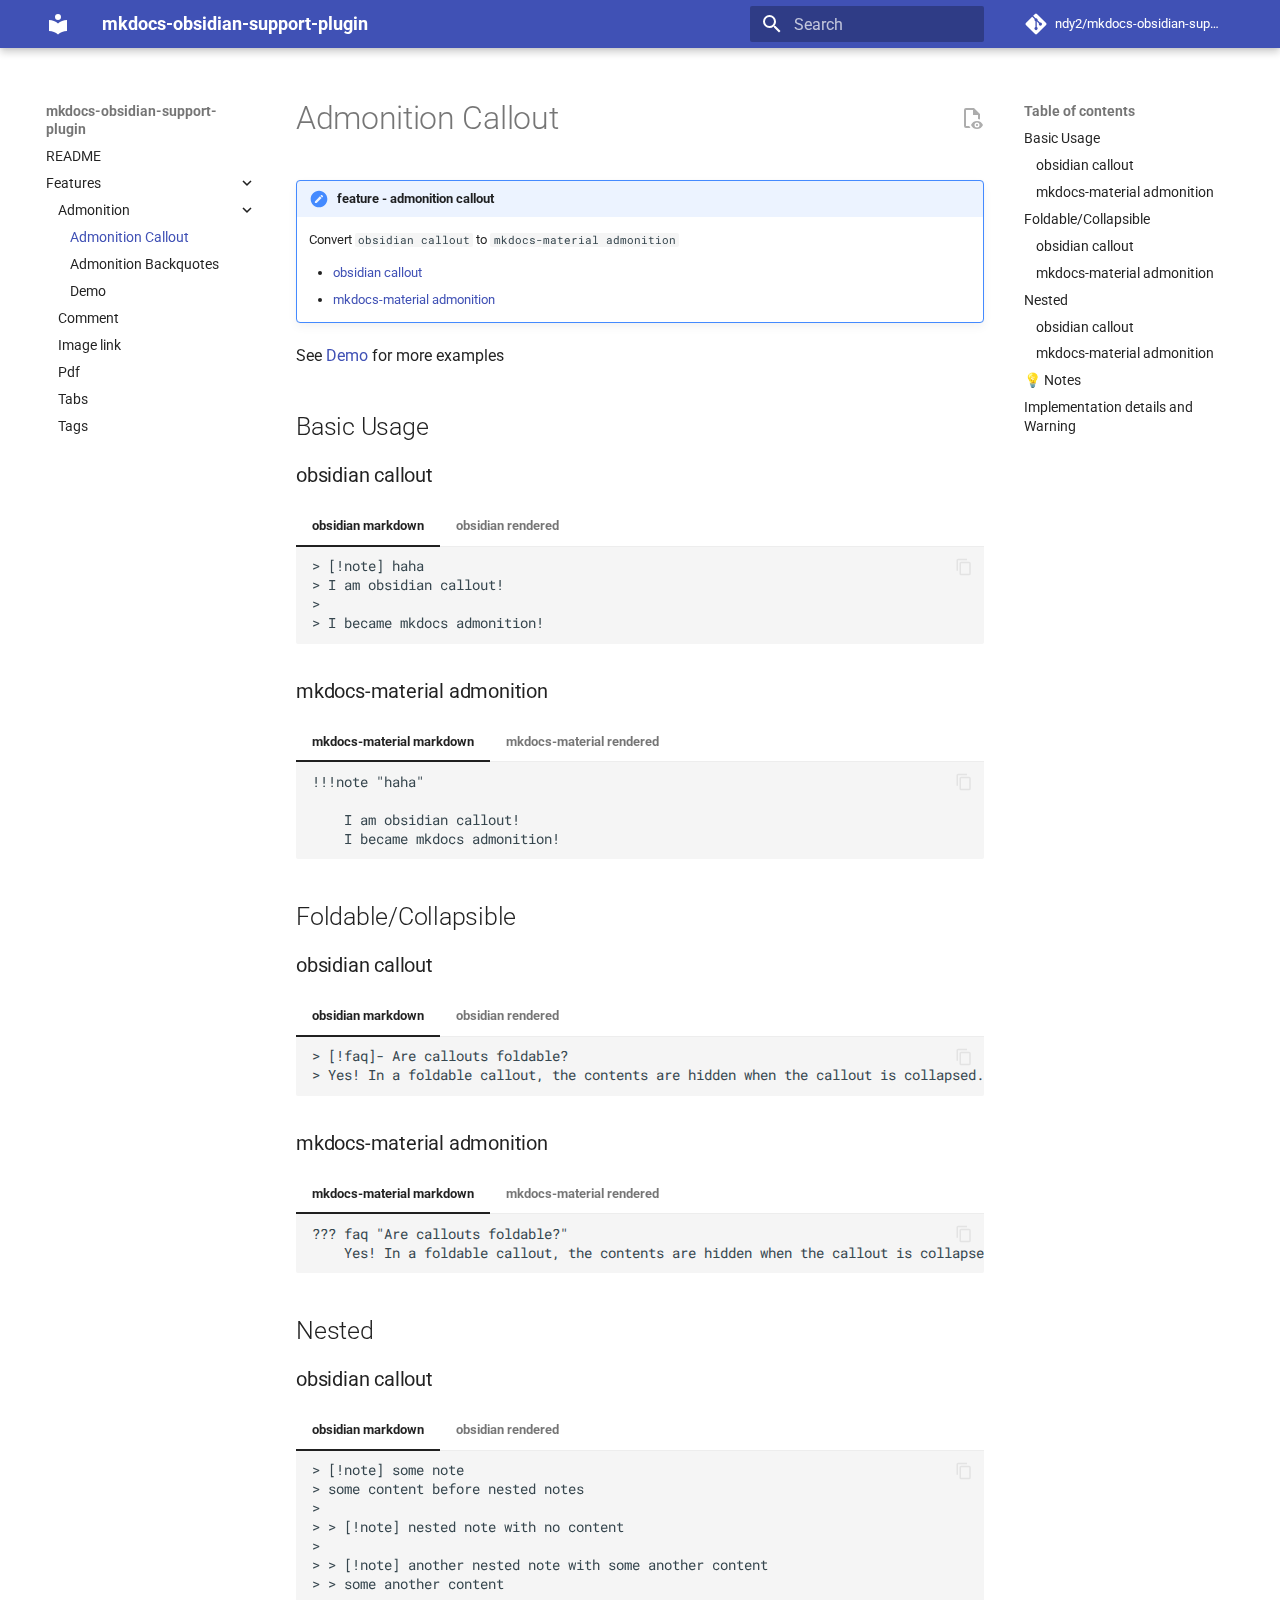
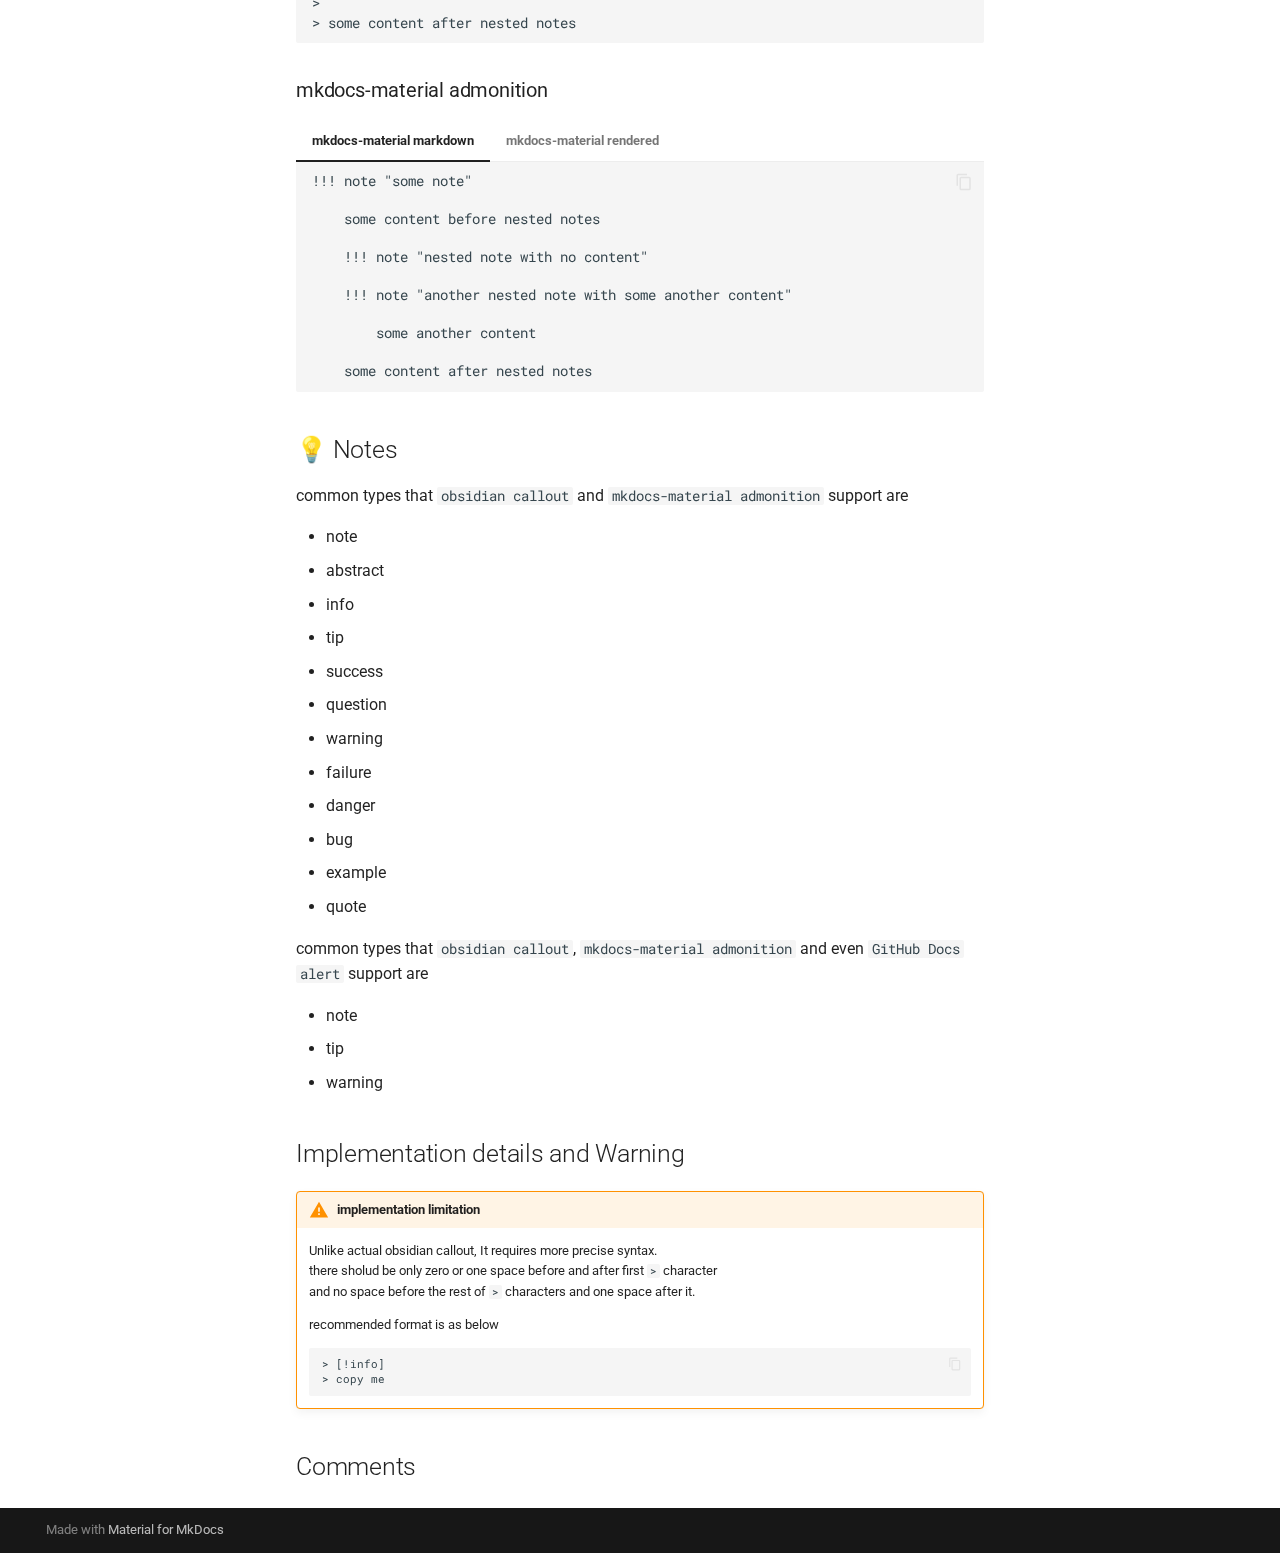
<file: features/admonition/callout/index.html>
<!doctype html>
<html lang="en" class="no-js">
  <head>
    
      <meta charset="utf-8">
      <meta name="viewport" content="width=device-width,initial-scale=1">
      
        <meta name="description" content="A MkDocs plugin that supports obsidian to mkdocs convert">
      
      
      
        <link rel="canonical" href="https://ndy2.github.io/mkdocs-obsidian-support-plugin/features/admonition/callout/">
      
      
        <link rel="prev" href="../../..">
      
      
        <link rel="next" href="../backquotes/">
      
      
      <link rel="icon" href="../../../assets/images/favicon.png">
      <meta name="generator" content="mkdocs-1.5.3, mkdocs-material-9.5.16">
    
    
      
        <title>Admonition Callout - mkdocs-obsidian-support-plugin</title>
      
    
    
      <link rel="stylesheet" href="../../../assets/stylesheets/main.bcfcd587.min.css">
      
      


    
    
      
    
    
      
        
        
        <link rel="preconnect" href="https://fonts.gstatic.com" crossorigin>
        <link rel="stylesheet" href="https://fonts.googleapis.com/css?family=Roboto:300,300i,400,400i,700,700i%7CRoboto+Mono:400,400i,700,700i&display=fallback">
        <style>:root{--md-text-font:"Roboto";--md-code-font:"Roboto Mono"}</style>
      
    
    
      <link rel="stylesheet" href="../../../assets/css/obsidian_tags.css">
    
    <script>__md_scope=new URL("../../..",location),__md_hash=e=>[...e].reduce((e,_)=>(e<<5)-e+_.charCodeAt(0),0),__md_get=(e,_=localStorage,t=__md_scope)=>JSON.parse(_.getItem(t.pathname+"."+e)),__md_set=(e,_,t=localStorage,a=__md_scope)=>{try{t.setItem(a.pathname+"."+e,JSON.stringify(_))}catch(e){}}</script>
    
      

    
    
    
   <link href="../../../assets/stylesheets/glightbox.min.css" rel="stylesheet"/><style>
    html.glightbox-open { overflow: initial; height: 100%; }
    .gslide-title { margin-top: 0px; user-select: text; }
    .gslide-desc { color: #666; user-select: text; }
    .gslide-image img { background: white; }
    .gscrollbar-fixer { padding-right: 15px; }
    .gdesc-inner { font-size: 0.75rem; }
    body[data-md-color-scheme="slate"] .gdesc-inner { background: var(--md-default-bg-color);}
    body[data-md-color-scheme="slate"] .gslide-title { color: var(--md-default-fg-color);}
    body[data-md-color-scheme="slate"] .gslide-desc { color: var(--md-default-fg-color);}</style> <script src="../../../assets/javascripts/glightbox.min.js"></script></head>
  
  
    <body dir="ltr">
  
    
    <input class="md-toggle" data-md-toggle="drawer" type="checkbox" id="__drawer" autocomplete="off">
    <input class="md-toggle" data-md-toggle="search" type="checkbox" id="__search" autocomplete="off">
    <label class="md-overlay" for="__drawer"></label>
    <div data-md-component="skip">
      
        
        <a href="#basic-usage" class="md-skip">
          Skip to content
        </a>
      
    </div>
    <div data-md-component="announce">
      
    </div>
    
    
      

  

<header class="md-header md-header--shadow" data-md-component="header">
  <nav class="md-header__inner md-grid" aria-label="Header">
    <a href="../../.." title="mkdocs-obsidian-support-plugin" class="md-header__button md-logo" aria-label="mkdocs-obsidian-support-plugin" data-md-component="logo">
      
  
  <svg xmlns="http://www.w3.org/2000/svg" viewBox="0 0 24 24"><path d="M12 8a3 3 0 0 0 3-3 3 3 0 0 0-3-3 3 3 0 0 0-3 3 3 3 0 0 0 3 3m0 3.54C9.64 9.35 6.5 8 3 8v11c3.5 0 6.64 1.35 9 3.54 2.36-2.19 5.5-3.54 9-3.54V8c-3.5 0-6.64 1.35-9 3.54Z"/></svg>

    </a>
    <label class="md-header__button md-icon" for="__drawer">
      
      <svg xmlns="http://www.w3.org/2000/svg" viewBox="0 0 24 24"><path d="M3 6h18v2H3V6m0 5h18v2H3v-2m0 5h18v2H3v-2Z"/></svg>
    </label>
    <div class="md-header__title" data-md-component="header-title">
      <div class="md-header__ellipsis">
        <div class="md-header__topic">
          <span class="md-ellipsis">
            mkdocs-obsidian-support-plugin
          </span>
        </div>
        <div class="md-header__topic" data-md-component="header-topic">
          <span class="md-ellipsis">
            
              Admonition Callout
            
          </span>
        </div>
      </div>
    </div>
    
    
      <script>var media,input,key,value,palette=__md_get("__palette");if(palette&&palette.color){"(prefers-color-scheme)"===palette.color.media&&(media=matchMedia("(prefers-color-scheme: light)"),input=document.querySelector(media.matches?"[data-md-color-media='(prefers-color-scheme: light)']":"[data-md-color-media='(prefers-color-scheme: dark)']"),palette.color.media=input.getAttribute("data-md-color-media"),palette.color.scheme=input.getAttribute("data-md-color-scheme"),palette.color.primary=input.getAttribute("data-md-color-primary"),palette.color.accent=input.getAttribute("data-md-color-accent"));for([key,value]of Object.entries(palette.color))document.body.setAttribute("data-md-color-"+key,value)}</script>
    
    
    
      <label class="md-header__button md-icon" for="__search">
        
        <svg xmlns="http://www.w3.org/2000/svg" viewBox="0 0 24 24"><path d="M9.5 3A6.5 6.5 0 0 1 16 9.5c0 1.61-.59 3.09-1.56 4.23l.27.27h.79l5 5-1.5 1.5-5-5v-.79l-.27-.27A6.516 6.516 0 0 1 9.5 16 6.5 6.5 0 0 1 3 9.5 6.5 6.5 0 0 1 9.5 3m0 2C7 5 5 7 5 9.5S7 14 9.5 14 14 12 14 9.5 12 5 9.5 5Z"/></svg>
      </label>
      <div class="md-search" data-md-component="search" role="dialog">
  <label class="md-search__overlay" for="__search"></label>
  <div class="md-search__inner" role="search">
    <form class="md-search__form" name="search">
      <input type="text" class="md-search__input" name="query" aria-label="Search" placeholder="Search" autocapitalize="off" autocorrect="off" autocomplete="off" spellcheck="false" data-md-component="search-query" required>
      <label class="md-search__icon md-icon" for="__search">
        
        <svg xmlns="http://www.w3.org/2000/svg" viewBox="0 0 24 24"><path d="M9.5 3A6.5 6.5 0 0 1 16 9.5c0 1.61-.59 3.09-1.56 4.23l.27.27h.79l5 5-1.5 1.5-5-5v-.79l-.27-.27A6.516 6.516 0 0 1 9.5 16 6.5 6.5 0 0 1 3 9.5 6.5 6.5 0 0 1 9.5 3m0 2C7 5 5 7 5 9.5S7 14 9.5 14 14 12 14 9.5 12 5 9.5 5Z"/></svg>
        
        <svg xmlns="http://www.w3.org/2000/svg" viewBox="0 0 24 24"><path d="M20 11v2H8l5.5 5.5-1.42 1.42L4.16 12l7.92-7.92L13.5 5.5 8 11h12Z"/></svg>
      </label>
      <nav class="md-search__options" aria-label="Search">
        
        <button type="reset" class="md-search__icon md-icon" title="Clear" aria-label="Clear" tabindex="-1">
          
          <svg xmlns="http://www.w3.org/2000/svg" viewBox="0 0 24 24"><path d="M19 6.41 17.59 5 12 10.59 6.41 5 5 6.41 10.59 12 5 17.59 6.41 19 12 13.41 17.59 19 19 17.59 13.41 12 19 6.41Z"/></svg>
        </button>
      </nav>
      
    </form>
    <div class="md-search__output">
      <div class="md-search__scrollwrap" data-md-scrollfix>
        <div class="md-search-result" data-md-component="search-result">
          <div class="md-search-result__meta">
            Initializing search
          </div>
          <ol class="md-search-result__list" role="presentation"></ol>
        </div>
      </div>
    </div>
  </div>
</div>
    
    
      <div class="md-header__source">
        <a href="https://github.com/ndy2/mkdocs-obsidian-support-plugin" title="Go to repository" class="md-source" data-md-component="source">
  <div class="md-source__icon md-icon">
    
    <svg xmlns="http://www.w3.org/2000/svg" viewBox="0 0 448 512"><!--! Font Awesome Free 6.5.1 by @fontawesome - https://fontawesome.com License - https://fontawesome.com/license/free (Icons: CC BY 4.0, Fonts: SIL OFL 1.1, Code: MIT License) Copyright 2023 Fonticons, Inc.--><path d="M439.55 236.05 244 40.45a28.87 28.87 0 0 0-40.81 0l-40.66 40.63 51.52 51.52c27.06-9.14 52.68 16.77 43.39 43.68l49.66 49.66c34.23-11.8 61.18 31 35.47 56.69-26.49 26.49-70.21-2.87-56-37.34L240.22 199v121.85c25.3 12.54 22.26 41.85 9.08 55a34.34 34.34 0 0 1-48.55 0c-17.57-17.6-11.07-46.91 11.25-56v-123c-20.8-8.51-24.6-30.74-18.64-45L142.57 101 8.45 235.14a28.86 28.86 0 0 0 0 40.81l195.61 195.6a28.86 28.86 0 0 0 40.8 0l194.69-194.69a28.86 28.86 0 0 0 0-40.81z"/></svg>
  </div>
  <div class="md-source__repository">
    ndy2/mkdocs-obsidian-support-plugin
  </div>
</a>
      </div>
    
  </nav>
  
</header>
    
    <div class="md-container" data-md-component="container">
      
      
        
          
        
      
      <main class="md-main" data-md-component="main">
        <div class="md-main__inner md-grid">
          
            
              
              <div class="md-sidebar md-sidebar--primary" data-md-component="sidebar" data-md-type="navigation" >
                <div class="md-sidebar__scrollwrap">
                  <div class="md-sidebar__inner">
                    



<nav class="md-nav md-nav--primary" aria-label="Navigation" data-md-level="0">
  <label class="md-nav__title" for="__drawer">
    <a href="../../.." title="mkdocs-obsidian-support-plugin" class="md-nav__button md-logo" aria-label="mkdocs-obsidian-support-plugin" data-md-component="logo">
      
  
  <svg xmlns="http://www.w3.org/2000/svg" viewBox="0 0 24 24"><path d="M12 8a3 3 0 0 0 3-3 3 3 0 0 0-3-3 3 3 0 0 0-3 3 3 3 0 0 0 3 3m0 3.54C9.64 9.35 6.5 8 3 8v11c3.5 0 6.64 1.35 9 3.54 2.36-2.19 5.5-3.54 9-3.54V8c-3.5 0-6.64 1.35-9 3.54Z"/></svg>

    </a>
    mkdocs-obsidian-support-plugin
  </label>
  
    <div class="md-nav__source">
      <a href="https://github.com/ndy2/mkdocs-obsidian-support-plugin" title="Go to repository" class="md-source" data-md-component="source">
  <div class="md-source__icon md-icon">
    
    <svg xmlns="http://www.w3.org/2000/svg" viewBox="0 0 448 512"><!--! Font Awesome Free 6.5.1 by @fontawesome - https://fontawesome.com License - https://fontawesome.com/license/free (Icons: CC BY 4.0, Fonts: SIL OFL 1.1, Code: MIT License) Copyright 2023 Fonticons, Inc.--><path d="M439.55 236.05 244 40.45a28.87 28.87 0 0 0-40.81 0l-40.66 40.63 51.52 51.52c27.06-9.14 52.68 16.77 43.39 43.68l49.66 49.66c34.23-11.8 61.18 31 35.47 56.69-26.49 26.49-70.21-2.87-56-37.34L240.22 199v121.85c25.3 12.54 22.26 41.85 9.08 55a34.34 34.34 0 0 1-48.55 0c-17.57-17.6-11.07-46.91 11.25-56v-123c-20.8-8.51-24.6-30.74-18.64-45L142.57 101 8.45 235.14a28.86 28.86 0 0 0 0 40.81l195.61 195.6a28.86 28.86 0 0 0 40.8 0l194.69-194.69a28.86 28.86 0 0 0 0-40.81z"/></svg>
  </div>
  <div class="md-source__repository">
    ndy2/mkdocs-obsidian-support-plugin
  </div>
</a>
    </div>
  
  <ul class="md-nav__list" data-md-scrollfix>
    
      
      
  
  
  
  
    <li class="md-nav__item">
      <a href="../../.." class="md-nav__link">
        
  
  <span class="md-ellipsis">
    README
  </span>
  

      </a>
    </li>
  

    
      
      
  
  
    
  
  
  
    
    
      
        
      
        
      
        
      
        
      
        
      
        
      
    
    
    
    <li class="md-nav__item md-nav__item--active md-nav__item--nested">
      
        
        
        <input class="md-nav__toggle md-toggle " type="checkbox" id="__nav_2" checked>
        
          
          <label class="md-nav__link" for="__nav_2" id="__nav_2_label" tabindex="0">
            
  
  <span class="md-ellipsis">
    Features
  </span>
  

            <span class="md-nav__icon md-icon"></span>
          </label>
        
        <nav class="md-nav" data-md-level="1" aria-labelledby="__nav_2_label" aria-expanded="true">
          <label class="md-nav__title" for="__nav_2">
            <span class="md-nav__icon md-icon"></span>
            Features
          </label>
          <ul class="md-nav__list" data-md-scrollfix>
            
              
                
  
  
    
  
  
  
    
    
      
        
      
        
      
        
      
    
    
    
    <li class="md-nav__item md-nav__item--active md-nav__item--nested">
      
        
        
        <input class="md-nav__toggle md-toggle " type="checkbox" id="__nav_2_1" checked>
        
          
          <label class="md-nav__link" for="__nav_2_1" id="__nav_2_1_label" tabindex="0">
            
  
  <span class="md-ellipsis">
    Admonition
  </span>
  

            <span class="md-nav__icon md-icon"></span>
          </label>
        
        <nav class="md-nav" data-md-level="2" aria-labelledby="__nav_2_1_label" aria-expanded="true">
          <label class="md-nav__title" for="__nav_2_1">
            <span class="md-nav__icon md-icon"></span>
            Admonition
          </label>
          <ul class="md-nav__list" data-md-scrollfix>
            
              
                
  
  
    
  
  
  
    <li class="md-nav__item md-nav__item--active">
      
      <input class="md-nav__toggle md-toggle" type="checkbox" id="__toc">
      
      
      
        <label class="md-nav__link md-nav__link--active" for="__toc">
          
  
  <span class="md-ellipsis">
    Admonition Callout
  </span>
  

          <span class="md-nav__icon md-icon"></span>
        </label>
      
      <a href="./" class="md-nav__link md-nav__link--active">
        
  
  <span class="md-ellipsis">
    Admonition Callout
  </span>
  

      </a>
      
        

<nav class="md-nav md-nav--secondary" aria-label="Table of contents">
  
  
  
  
    <label class="md-nav__title" for="__toc">
      <span class="md-nav__icon md-icon"></span>
      Table of contents
    </label>
    <ul class="md-nav__list" data-md-component="toc" data-md-scrollfix>
      
        <li class="md-nav__item">
  <a href="#basic-usage" class="md-nav__link">
    <span class="md-ellipsis">
      Basic Usage
    </span>
  </a>
  
    <nav class="md-nav" aria-label="Basic Usage">
      <ul class="md-nav__list">
        
          <li class="md-nav__item">
  <a href="#obsidian-callout" class="md-nav__link">
    <span class="md-ellipsis">
      obsidian callout
    </span>
  </a>
  
</li>
        
          <li class="md-nav__item">
  <a href="#mkdocs-material-admonition" class="md-nav__link">
    <span class="md-ellipsis">
      mkdocs-material admonition
    </span>
  </a>
  
</li>
        
      </ul>
    </nav>
  
</li>
      
        <li class="md-nav__item">
  <a href="#foldablecollapsible" class="md-nav__link">
    <span class="md-ellipsis">
      Foldable/Collapsible
    </span>
  </a>
  
    <nav class="md-nav" aria-label="Foldable/Collapsible">
      <ul class="md-nav__list">
        
          <li class="md-nav__item">
  <a href="#obsidian-callout_1" class="md-nav__link">
    <span class="md-ellipsis">
      obsidian callout
    </span>
  </a>
  
</li>
        
          <li class="md-nav__item">
  <a href="#mkdocs-material-admonition_1" class="md-nav__link">
    <span class="md-ellipsis">
      mkdocs-material admonition
    </span>
  </a>
  
</li>
        
      </ul>
    </nav>
  
</li>
      
        <li class="md-nav__item">
  <a href="#nested" class="md-nav__link">
    <span class="md-ellipsis">
      Nested
    </span>
  </a>
  
    <nav class="md-nav" aria-label="Nested">
      <ul class="md-nav__list">
        
          <li class="md-nav__item">
  <a href="#obsidian-callout_2" class="md-nav__link">
    <span class="md-ellipsis">
      obsidian callout
    </span>
  </a>
  
</li>
        
          <li class="md-nav__item">
  <a href="#mkdocs-material-admonition_2" class="md-nav__link">
    <span class="md-ellipsis">
      mkdocs-material admonition
    </span>
  </a>
  
</li>
        
      </ul>
    </nav>
  
</li>
      
        <li class="md-nav__item">
  <a href="#notes" class="md-nav__link">
    <span class="md-ellipsis">
      💡 Notes
    </span>
  </a>
  
</li>
      
        <li class="md-nav__item">
  <a href="#implementation-details-and-warning" class="md-nav__link">
    <span class="md-ellipsis">
      Implementation details and Warning
    </span>
  </a>
  
</li>
      
    </ul>
  
</nav>
      
    </li>
  

              
            
              
                
  
  
  
  
    <li class="md-nav__item">
      <a href="../backquotes/" class="md-nav__link">
        
  
  <span class="md-ellipsis">
    Admonition Backquotes
  </span>
  

      </a>
    </li>
  

              
            
              
                
  
  
  
  
    <li class="md-nav__item">
      <a href="../demo/" class="md-nav__link">
        
  
  <span class="md-ellipsis">
    Demo
  </span>
  

      </a>
    </li>
  

              
            
          </ul>
        </nav>
      
    </li>
  

              
            
              
                
  
  
  
  
    
    
      
        
          
        
      
    
    
    
    <li class="md-nav__item md-nav__item--nested">
      
        
        
        <input class="md-nav__toggle md-toggle " type="checkbox" id="__nav_2_2" >
        
          
          
          <div class="md-nav__link md-nav__container">
            <a href="../../comment/" class="md-nav__link ">
              
  
  <span class="md-ellipsis">
    Comment
  </span>
  

            </a>
            
          </div>
        
        <nav class="md-nav" data-md-level="2" aria-labelledby="__nav_2_2_label" aria-expanded="false">
          <label class="md-nav__title" for="__nav_2_2">
            <span class="md-nav__icon md-icon"></span>
            Comment
          </label>
          <ul class="md-nav__list" data-md-scrollfix>
            
              
            
          </ul>
        </nav>
      
    </li>
  

              
            
              
                
  
  
  
  
    
    
      
        
          
        
      
    
    
    
    <li class="md-nav__item md-nav__item--nested">
      
        
        
        <input class="md-nav__toggle md-toggle " type="checkbox" id="__nav_2_3" >
        
          
          
          <div class="md-nav__link md-nav__container">
            <a href="../../image-link/" class="md-nav__link ">
              
  
  <span class="md-ellipsis">
    Image link
  </span>
  

            </a>
            
          </div>
        
        <nav class="md-nav" data-md-level="2" aria-labelledby="__nav_2_3_label" aria-expanded="false">
          <label class="md-nav__title" for="__nav_2_3">
            <span class="md-nav__icon md-icon"></span>
            Image link
          </label>
          <ul class="md-nav__list" data-md-scrollfix>
            
              
            
          </ul>
        </nav>
      
    </li>
  

              
            
              
                
  
  
  
  
    
    
      
        
          
        
      
    
    
    
    <li class="md-nav__item md-nav__item--nested">
      
        
        
        <input class="md-nav__toggle md-toggle " type="checkbox" id="__nav_2_4" >
        
          
          
          <div class="md-nav__link md-nav__container">
            <a href="../../pdf/" class="md-nav__link ">
              
  
  <span class="md-ellipsis">
    Pdf
  </span>
  

            </a>
            
          </div>
        
        <nav class="md-nav" data-md-level="2" aria-labelledby="__nav_2_4_label" aria-expanded="false">
          <label class="md-nav__title" for="__nav_2_4">
            <span class="md-nav__icon md-icon"></span>
            Pdf
          </label>
          <ul class="md-nav__list" data-md-scrollfix>
            
              
            
          </ul>
        </nav>
      
    </li>
  

              
            
              
                
  
  
  
  
    
    
      
        
          
        
      
    
    
    
    <li class="md-nav__item md-nav__item--nested">
      
        
        
        <input class="md-nav__toggle md-toggle " type="checkbox" id="__nav_2_5" >
        
          
          
          <div class="md-nav__link md-nav__container">
            <a href="../../tabs/" class="md-nav__link ">
              
  
  <span class="md-ellipsis">
    Tabs
  </span>
  

            </a>
            
          </div>
        
        <nav class="md-nav" data-md-level="2" aria-labelledby="__nav_2_5_label" aria-expanded="false">
          <label class="md-nav__title" for="__nav_2_5">
            <span class="md-nav__icon md-icon"></span>
            Tabs
          </label>
          <ul class="md-nav__list" data-md-scrollfix>
            
              
            
          </ul>
        </nav>
      
    </li>
  

              
            
              
                
  
  
  
  
    
    
      
        
          
        
      
    
    
    
    <li class="md-nav__item md-nav__item--nested">
      
        
        
        <input class="md-nav__toggle md-toggle " type="checkbox" id="__nav_2_6" >
        
          
          
          <div class="md-nav__link md-nav__container">
            <a href="../../tags/" class="md-nav__link ">
              
  
  <span class="md-ellipsis">
    Tags
  </span>
  

            </a>
            
          </div>
        
        <nav class="md-nav" data-md-level="2" aria-labelledby="__nav_2_6_label" aria-expanded="false">
          <label class="md-nav__title" for="__nav_2_6">
            <span class="md-nav__icon md-icon"></span>
            Tags
          </label>
          <ul class="md-nav__list" data-md-scrollfix>
            
              
            
          </ul>
        </nav>
      
    </li>
  

              
            
          </ul>
        </nav>
      
    </li>
  

    
  </ul>
</nav>
                  </div>
                </div>
              </div>
            
            
              
              <div class="md-sidebar md-sidebar--secondary" data-md-component="sidebar" data-md-type="toc" >
                <div class="md-sidebar__scrollwrap">
                  <div class="md-sidebar__inner">
                    

<nav class="md-nav md-nav--secondary" aria-label="Table of contents">
  
  
  
  
    <label class="md-nav__title" for="__toc">
      <span class="md-nav__icon md-icon"></span>
      Table of contents
    </label>
    <ul class="md-nav__list" data-md-component="toc" data-md-scrollfix>
      
        <li class="md-nav__item">
  <a href="#basic-usage" class="md-nav__link">
    <span class="md-ellipsis">
      Basic Usage
    </span>
  </a>
  
    <nav class="md-nav" aria-label="Basic Usage">
      <ul class="md-nav__list">
        
          <li class="md-nav__item">
  <a href="#obsidian-callout" class="md-nav__link">
    <span class="md-ellipsis">
      obsidian callout
    </span>
  </a>
  
</li>
        
          <li class="md-nav__item">
  <a href="#mkdocs-material-admonition" class="md-nav__link">
    <span class="md-ellipsis">
      mkdocs-material admonition
    </span>
  </a>
  
</li>
        
      </ul>
    </nav>
  
</li>
      
        <li class="md-nav__item">
  <a href="#foldablecollapsible" class="md-nav__link">
    <span class="md-ellipsis">
      Foldable/Collapsible
    </span>
  </a>
  
    <nav class="md-nav" aria-label="Foldable/Collapsible">
      <ul class="md-nav__list">
        
          <li class="md-nav__item">
  <a href="#obsidian-callout_1" class="md-nav__link">
    <span class="md-ellipsis">
      obsidian callout
    </span>
  </a>
  
</li>
        
          <li class="md-nav__item">
  <a href="#mkdocs-material-admonition_1" class="md-nav__link">
    <span class="md-ellipsis">
      mkdocs-material admonition
    </span>
  </a>
  
</li>
        
      </ul>
    </nav>
  
</li>
      
        <li class="md-nav__item">
  <a href="#nested" class="md-nav__link">
    <span class="md-ellipsis">
      Nested
    </span>
  </a>
  
    <nav class="md-nav" aria-label="Nested">
      <ul class="md-nav__list">
        
          <li class="md-nav__item">
  <a href="#obsidian-callout_2" class="md-nav__link">
    <span class="md-ellipsis">
      obsidian callout
    </span>
  </a>
  
</li>
        
          <li class="md-nav__item">
  <a href="#mkdocs-material-admonition_2" class="md-nav__link">
    <span class="md-ellipsis">
      mkdocs-material admonition
    </span>
  </a>
  
</li>
        
      </ul>
    </nav>
  
</li>
      
        <li class="md-nav__item">
  <a href="#notes" class="md-nav__link">
    <span class="md-ellipsis">
      💡 Notes
    </span>
  </a>
  
</li>
      
        <li class="md-nav__item">
  <a href="#implementation-details-and-warning" class="md-nav__link">
    <span class="md-ellipsis">
      Implementation details and Warning
    </span>
  </a>
  
</li>
      
    </ul>
  
</nav>
                  </div>
                </div>
              </div>
            
          
          
            <div class="md-content" data-md-component="content">
              <article class="md-content__inner md-typeset">
                
                  

  
  
    
      
    
    <a href="https://github.com/ndy2/mkdocs-obsidian-support-plugin/raw/main/docs/features/admonition/callout.md" title="View source of this page" class="md-content__button md-icon">
      
      <svg xmlns="http://www.w3.org/2000/svg" viewBox="0 0 24 24"><path d="M17 18c.56 0 1 .44 1 1s-.44 1-1 1-1-.44-1-1 .44-1 1-1m0-3c-2.73 0-5.06 1.66-6 4 .94 2.34 3.27 4 6 4s5.06-1.66 6-4c-.94-2.34-3.27-4-6-4m0 6.5a2.5 2.5 0 0 1-2.5-2.5 2.5 2.5 0 0 1 2.5-2.5 2.5 2.5 0 0 1 2.5 2.5 2.5 2.5 0 0 1-2.5 2.5M9.27 20H6V4h7v5h5v4.07c.7.08 1.36.25 2 .49V8l-6-6H6a2 2 0 0 0-2 2v16a2 2 0 0 0 2 2h4.5a8.15 8.15 0 0 1-1.23-2Z"/></svg>
    </a>
  


  <h1>Admonition Callout</h1>

<div class="admonition note">
<p class="admonition-title"> feature - admonition callout</p>
<p>Convert <code>obsidian callout</code> to <code>mkdocs-material admonition</code></p>
<ul>
<li><a href="https://help.obsidian.md/Editing+and+formatting/Callouts">obsidian callout</a></li>
<li><a href="https://squidfunk.github.io/mkdocs-material/reference/admonitions/">mkdocs-material admonition</a></li>
</ul>
</div>
<p>See <a href="demo">Demo</a> for more examples</p>
<h2 id="basic-usage">Basic Usage<a class="headerlink" href="#basic-usage" title="Permanent link">&para;</a></h2>
<h3 id="obsidian-callout">obsidian callout<a class="headerlink" href="#obsidian-callout" title="Permanent link">&para;</a></h3>
<div class="tabbed-set tabbed-alternate" data-tabs="1:2"><input checked="checked" id="__tabbed_1_1" name="__tabbed_1" type="radio" /><input id="__tabbed_1_2" name="__tabbed_1" type="radio" /><div class="tabbed-labels"><label for="__tabbed_1_1">obsidian markdown</label><label for="__tabbed_1_2">obsidian rendered</label></div>
<div class="tabbed-content">
<div class="tabbed-block">
<div class="highlight"><pre><span></span><code>&gt; [!note] haha
&gt; I am obsidian callout!
&gt; 
&gt; I became mkdocs admonition!
</code></pre></div>
</div>
<div class="tabbed-block">
<p><a class="glightbox" href="../images/callout_1.png" data-type="image" data-width="auto" data-height="auto" data-desc-position="bottom"><img alt="images/callout_1.png" src="../images/callout_1.png" /></a></p>
</div>
</div>
</div>
<h3 id="mkdocs-material-admonition">mkdocs-material admonition<a class="headerlink" href="#mkdocs-material-admonition" title="Permanent link">&para;</a></h3>
<div class="tabbed-set tabbed-alternate" data-tabs="2:2"><input checked="checked" id="__tabbed_2_1" name="__tabbed_2" type="radio" /><input id="__tabbed_2_2" name="__tabbed_2" type="radio" /><div class="tabbed-labels"><label for="__tabbed_2_1">mkdocs-material markdown</label><label for="__tabbed_2_2">mkdocs-material rendered</label></div>
<div class="tabbed-content">
<div class="tabbed-block">
<div class="highlight"><pre><span></span><code>!!!note &quot;haha&quot;

    I am obsidian callout!
    I became mkdocs admonition!
</code></pre></div>
</div>
<div class="tabbed-block">
<div class="admonition note">
<p class="admonition-title">haha</p>
<p>I am obsidian callout!</p>
<p>I became mkdocs admonition!</p>
</div>
</div>
</div>
</div>
<h2 id="foldablecollapsible">Foldable/Collapsible<a class="headerlink" href="#foldablecollapsible" title="Permanent link">&para;</a></h2>
<h3 id="obsidian-callout_1">obsidian callout<a class="headerlink" href="#obsidian-callout_1" title="Permanent link">&para;</a></h3>
<div class="tabbed-set tabbed-alternate" data-tabs="3:2"><input checked="checked" id="__tabbed_3_1" name="__tabbed_3" type="radio" /><input id="__tabbed_3_2" name="__tabbed_3" type="radio" /><div class="tabbed-labels"><label for="__tabbed_3_1">obsidian markdown</label><label for="__tabbed_3_2">obsidian rendered</label></div>
<div class="tabbed-content">
<div class="tabbed-block">
<div class="highlight"><pre><span></span><code>&gt; [!faq]- Are callouts foldable? 
&gt; Yes! In a foldable callout, the contents are hidden when the callout is collapsed.
</code></pre></div>
</div>
<div class="tabbed-block">
<p><a class="glightbox" href="../images/callout_2.png" data-type="image" data-width="auto" data-height="auto" data-desc-position="bottom"><img alt="images/callout_2.png" src="../images/callout_2.png" /></a></p>
</div>
</div>
</div>
<h3 id="mkdocs-material-admonition_1">mkdocs-material admonition<a class="headerlink" href="#mkdocs-material-admonition_1" title="Permanent link">&para;</a></h3>
<div class="tabbed-set tabbed-alternate" data-tabs="4:2"><input checked="checked" id="__tabbed_4_1" name="__tabbed_4" type="radio" /><input id="__tabbed_4_2" name="__tabbed_4" type="radio" /><div class="tabbed-labels"><label for="__tabbed_4_1">mkdocs-material markdown</label><label for="__tabbed_4_2">mkdocs-material rendered</label></div>
<div class="tabbed-content">
<div class="tabbed-block">
<div class="highlight"><pre><span></span><code>??? faq &quot;Are callouts foldable?&quot;
    Yes! In a foldable callout, the contents are hidden when the callout is collapsed.
</code></pre></div>
</div>
<div class="tabbed-block">
<details class="faq">
<summary>Are callouts foldable? </summary>
<p>Yes! In a foldable callout, the contents are hidden when the callout is collapsed.</p>
</details>
</div>
</div>
</div>
<h2 id="nested">Nested<a class="headerlink" href="#nested" title="Permanent link">&para;</a></h2>
<h3 id="obsidian-callout_2">obsidian callout<a class="headerlink" href="#obsidian-callout_2" title="Permanent link">&para;</a></h3>
<div class="tabbed-set tabbed-alternate" data-tabs="5:2"><input checked="checked" id="__tabbed_5_1" name="__tabbed_5" type="radio" /><input id="__tabbed_5_2" name="__tabbed_5" type="radio" /><div class="tabbed-labels"><label for="__tabbed_5_1">obsidian markdown</label><label for="__tabbed_5_2">obsidian rendered</label></div>
<div class="tabbed-content">
<div class="tabbed-block">
<div class="highlight"><pre><span></span><code>&gt; [!note] some note
&gt; some content before nested notes
&gt; 
&gt; &gt; [!note] nested note with no content
&gt; 
&gt; &gt; [!note] another nested note with some another content
&gt; &gt; some another content
&gt;
&gt; some content after nested notes
</code></pre></div>
</div>
<div class="tabbed-block">
<p><a class="glightbox" href="../images/callout_3.png" data-type="image" data-width="auto" data-height="auto" data-desc-position="bottom"><img alt="images/callout_3.png" src="../images/callout_3.png" /></a></p>
</div>
</div>
</div>
<h3 id="mkdocs-material-admonition_2">mkdocs-material admonition<a class="headerlink" href="#mkdocs-material-admonition_2" title="Permanent link">&para;</a></h3>
<div class="tabbed-set tabbed-alternate" data-tabs="6:2"><input checked="checked" id="__tabbed_6_1" name="__tabbed_6" type="radio" /><input id="__tabbed_6_2" name="__tabbed_6" type="radio" /><div class="tabbed-labels"><label for="__tabbed_6_1">mkdocs-material markdown</label><label for="__tabbed_6_2">mkdocs-material rendered</label></div>
<div class="tabbed-content">
<div class="tabbed-block">
<div class="highlight"><pre><span></span><code>!!! note &quot;some note&quot;

    some content before nested notes

    !!! note &quot;nested note with no content&quot;

    !!! note &quot;another nested note with some another content&quot;

        some another content

    some content after nested notes  
</code></pre></div>
</div>
<div class="tabbed-block">
<div class="admonition note">
<p class="admonition-title">some note</p>
<p>some content before nested notes</p>
<div class="admonition note">
<p class="admonition-title">nested note with no content</p>
</div>
<div class="admonition note">
<p class="admonition-title">another nested note with some another content</p>
<p>some another content</p>
</div>
<p>some content after nested notes</p>
</div>
</div>
</div>
</div>
<h2 id="notes">💡 Notes<a class="headerlink" href="#notes" title="Permanent link">&para;</a></h2>
<p>common types that <code>obsidian callout</code> and <code>mkdocs-material admonition</code> support are</p>
<ul>
<li>note</li>
<li>abstract</li>
<li>info</li>
<li>tip</li>
<li>success</li>
<li>question</li>
<li>warning</li>
<li>failure</li>
<li>danger</li>
<li>bug</li>
<li>example</li>
<li>quote</li>
</ul>
<p>common types that <code>obsidian callout</code>, <code>mkdocs-material admonition</code> and even <code>GitHub Docs alert</code> support are</p>
<ul>
<li>note</li>
<li>tip</li>
<li>warning</li>
</ul>
<h2 id="implementation-details-and-warning">Implementation details and Warning<a class="headerlink" href="#implementation-details-and-warning" title="Permanent link">&para;</a></h2>
<div class="admonition warning">
<p class="admonition-title">implementation limitation</p>
<p>Unlike actual obsidian callout, It requires more precise syntax. <br>
there sholud be only zero or one space before and after first  <code>&gt;</code> character <br>
and no space before the rest of <code>&gt;</code> characters and one space after it.</p>
<p>recommended format is as below
<div class="highlight"><pre><span></span><code>&gt; [!info]
&gt; copy me 
</code></pre></div></p>
</div>







  
  






<h2 id="__comments">Comments</h2>
<!-- Insert generated snippet here -->
<script src="https://giscus.app/client.js"
        data-repo="ndy2/mkdocs-obsidian-support-plugin"
        data-repo-id="R_kgDOI_-dog"
        data-category="General"
        data-category-id="DIC_kwDOI_-dos4Cdy6r"
        data-mapping="pathname"
        data-strict="0"
        data-reactions-enabled="1"
        data-emit-metadata="0"
        data-input-position="bottom"
        data-theme="preferred_color_scheme"
        data-lang="ko"
        crossorigin="anonymous"
        async>
</script>
<!-- Synchronize Giscus theme with palette -->
<script>
    var giscus = document.querySelector("script[src*=giscus]")

    /* Set palette on initial load */
    var palette = __md_get("__palette")
    if (palette && typeof palette.color === "object") {
        var theme = palette.color.scheme === "slate" ? "dark" : "light"
        giscus.setAttribute("data-theme", theme)
    }

    /* Register event handlers after documented loaded */
    document.addEventListener("DOMContentLoaded", function () {
        var ref = document.querySelector("[data-md-component=palette]")
        ref.addEventListener("change", function () {
            var palette = __md_get("__palette")
            if (palette && typeof palette.color === "object") {
                var theme = palette.color.scheme === "slate" ? "dark" : "light"

                /* Instruct Giscus to change theme */
                var frame = document.querySelector(".giscus-frame")
                frame.contentWindow.postMessage(
                    {giscus: {setConfig: {theme}}},
                    "https://giscus.app"
                )
            }
        })
    })
</script>

                
              </article>
            </div>
          
          
<script>var target=document.getElementById(location.hash.slice(1));target&&target.name&&(target.checked=target.name.startsWith("__tabbed_"))</script>
        </div>
        
      </main>
      
        <footer class="md-footer">
  
  <div class="md-footer-meta md-typeset">
    <div class="md-footer-meta__inner md-grid">
      <div class="md-copyright">
  
  
    Made with
    <a href="https://squidfunk.github.io/mkdocs-material/" target="_blank" rel="noopener">
      Material for MkDocs
    </a>
  
</div>
      
    </div>
  </div>
</footer>
      
    </div>
    <div class="md-dialog" data-md-component="dialog">
      <div class="md-dialog__inner md-typeset"></div>
    </div>
    
    
    <script id="__config" type="application/json">{"base": "../../..", "features": ["content.code.copy", "content.action.view", "navigation.indexes"], "search": "../../../assets/javascripts/workers/search.b8dbb3d2.min.js", "translations": {"clipboard.copied": "Copied to clipboard", "clipboard.copy": "Copy to clipboard", "search.result.more.one": "1 more on this page", "search.result.more.other": "# more on this page", "search.result.none": "No matching documents", "search.result.one": "1 matching document", "search.result.other": "# matching documents", "search.result.placeholder": "Type to start searching", "search.result.term.missing": "Missing", "select.version": "Select version"}}</script>
    
    
      <script src="../../../assets/javascripts/bundle.bd41221c.min.js"></script>
      
        <script src="https://code.jquery.com/jquery-3.7.1.min.js"></script>
      
        <script src="../../../assets/javascript/obsidian_tags.js"></script>
      
    
  <script>document$.subscribe(() => {const lightbox = GLightbox({"touchNavigation": true, "loop": false, "zoomable": true, "draggable": true, "openEffect": "zoom", "closeEffect": "zoom", "slideEffect": "slide"});})</script></body>
</html>
</file>
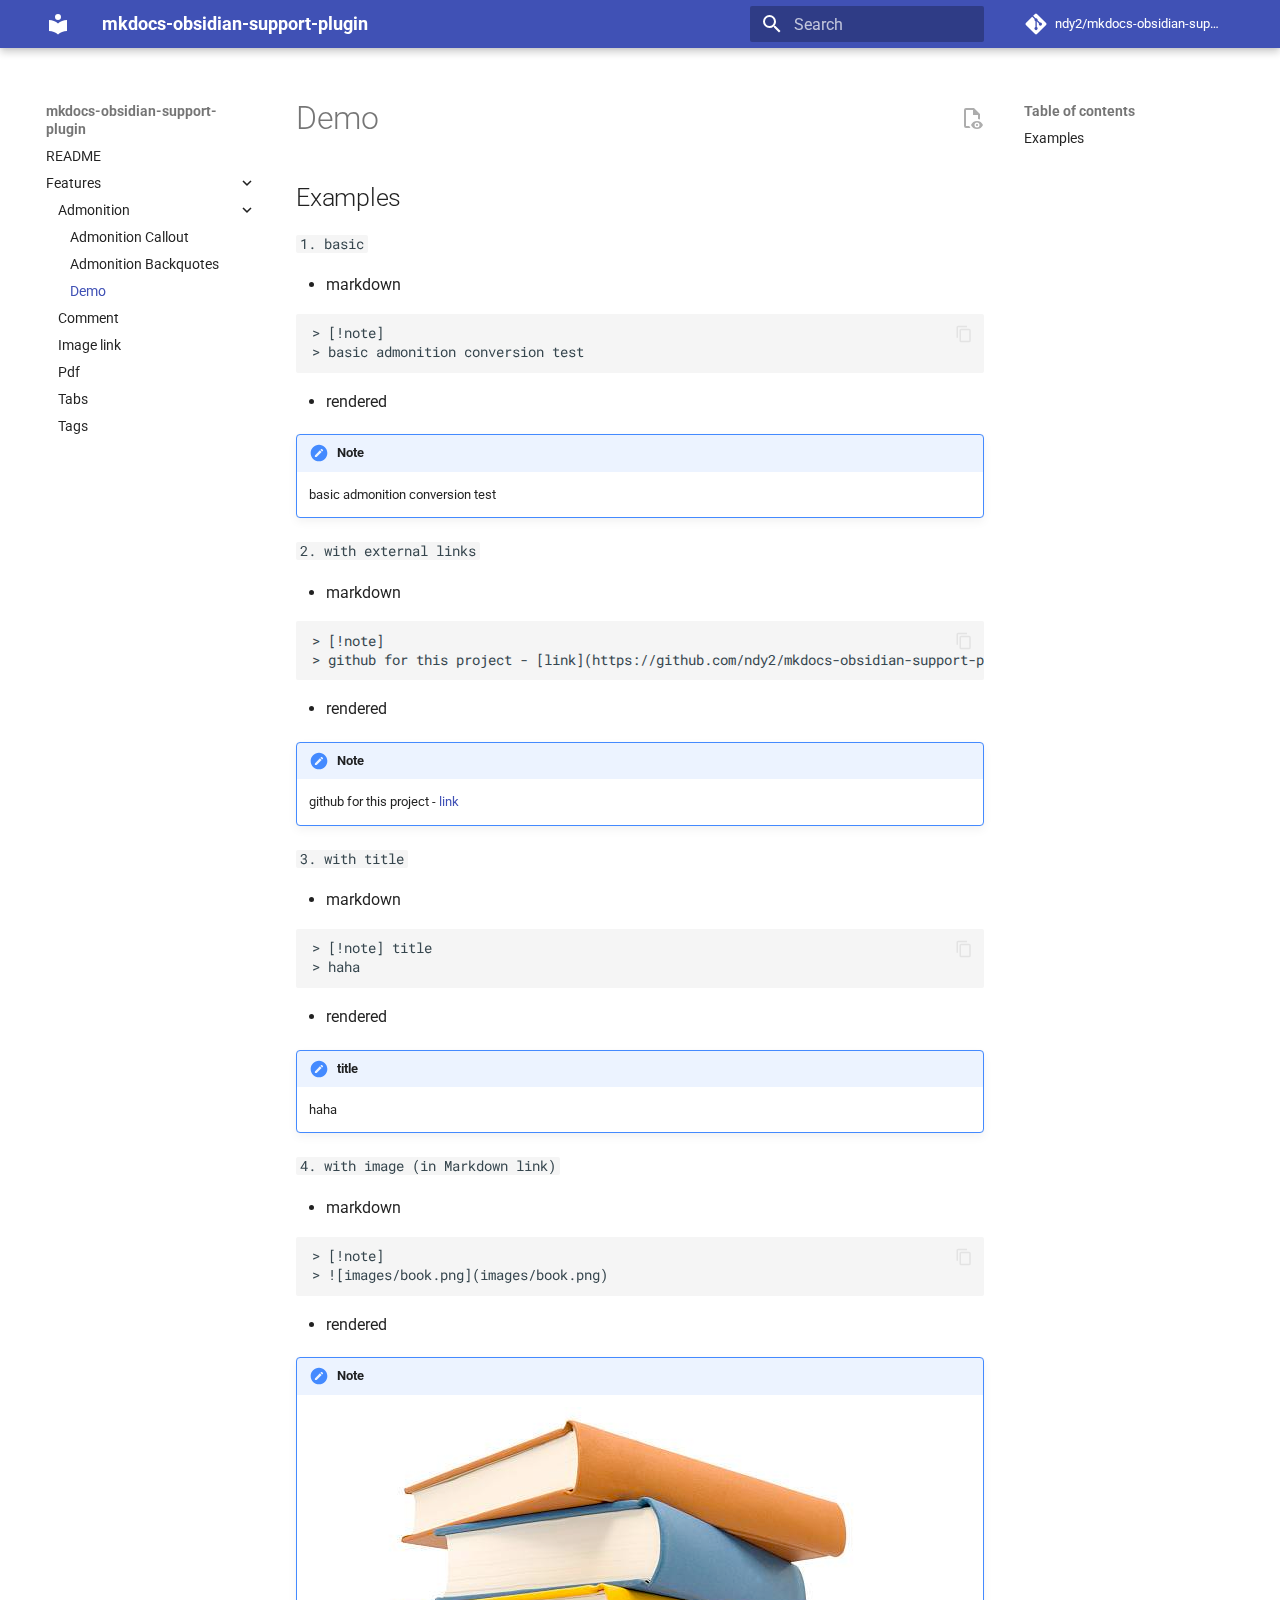
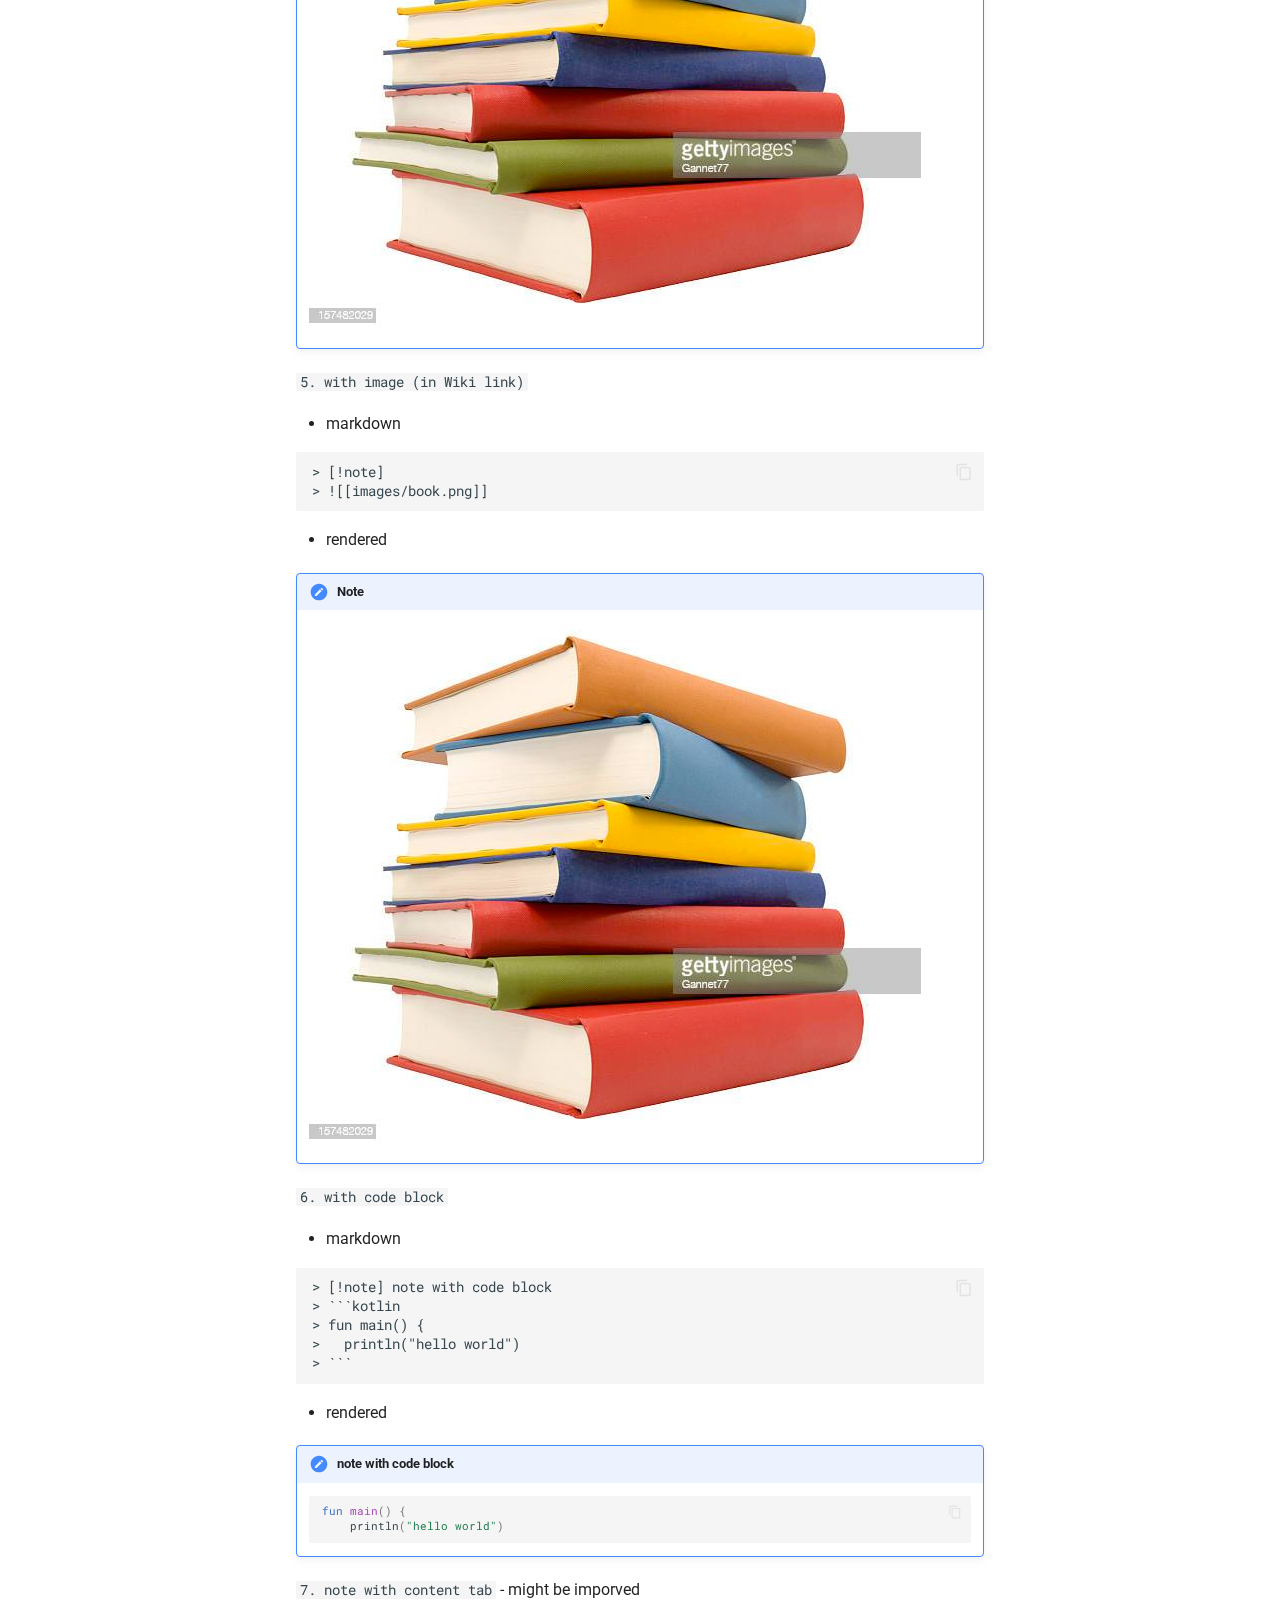
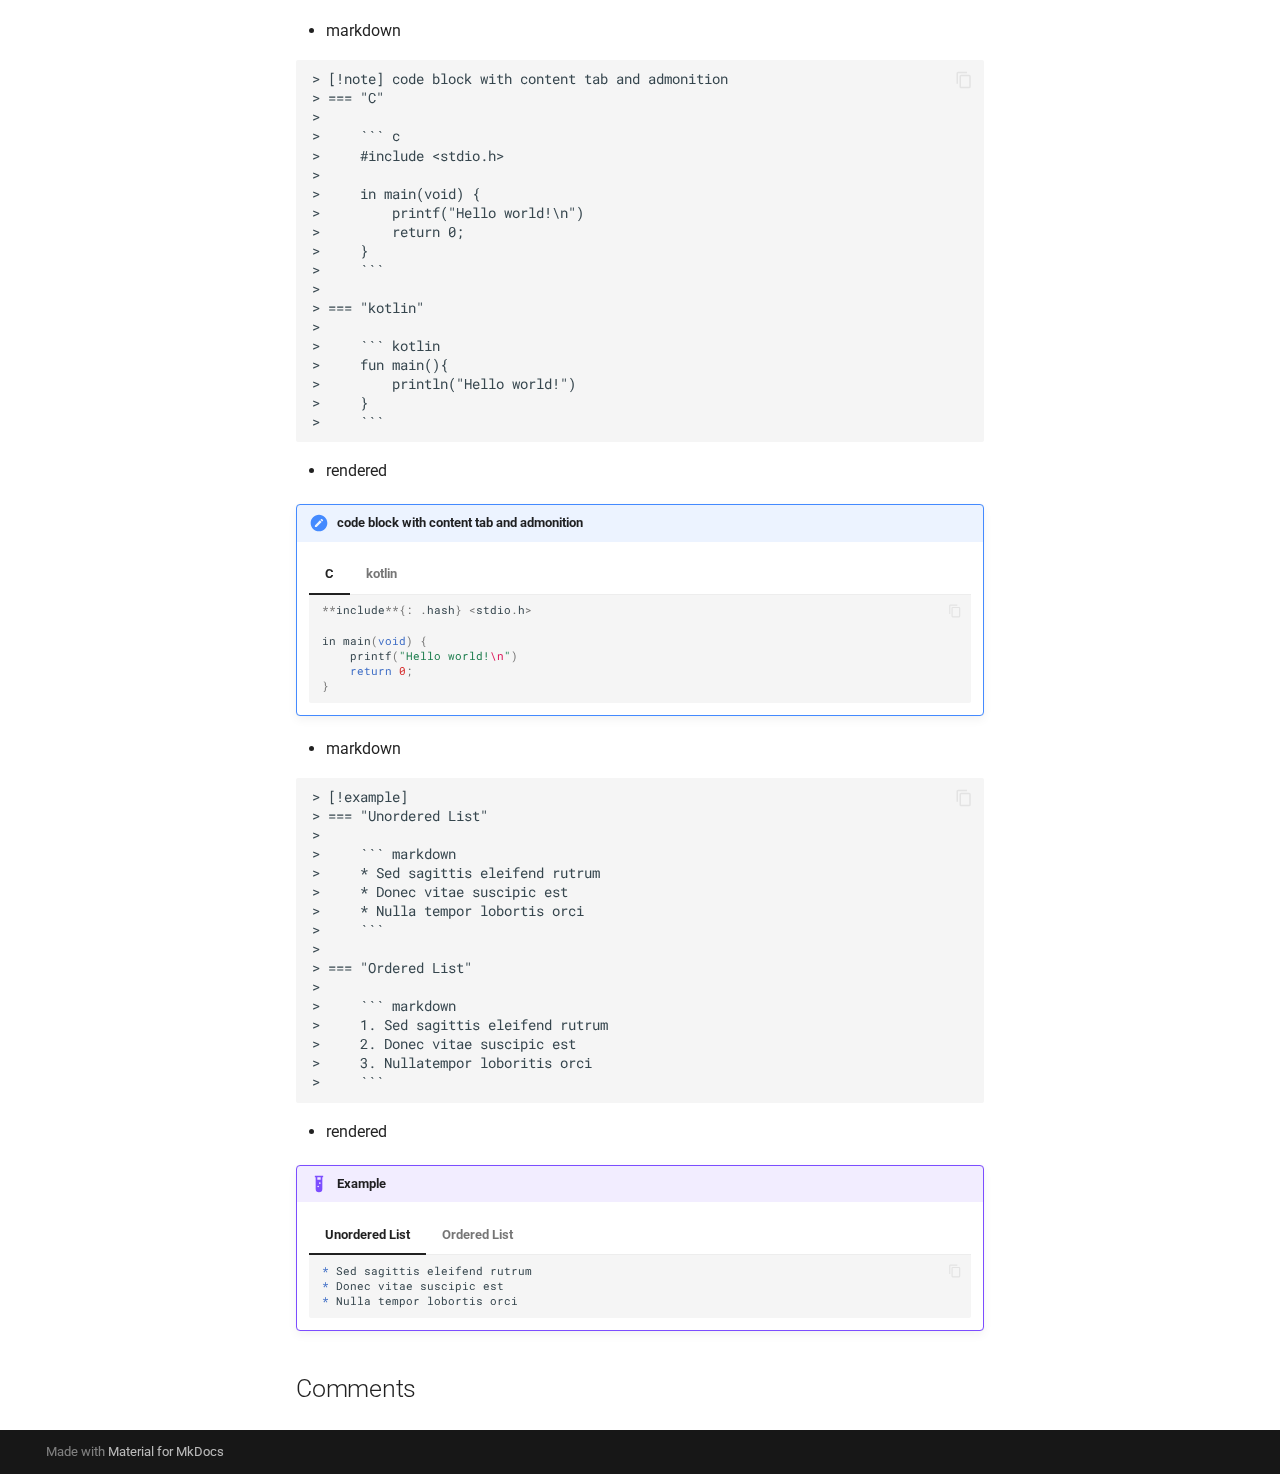
<file: features/admonition/demo/index.html>
<!doctype html>
<html lang="en" class="no-js">
  <head>
    
      <meta charset="utf-8">
      <meta name="viewport" content="width=device-width,initial-scale=1">
      
        <meta name="description" content="A MkDocs plugin that supports obsidian to mkdocs convert">
      
      
      
        <link rel="canonical" href="https://ndy2.github.io/mkdocs-obsidian-support-plugin/features/admonition/demo/">
      
      
        <link rel="prev" href="../backquotes/">
      
      
        <link rel="next" href="../../comment/">
      
      
      <link rel="icon" href="../../../assets/images/favicon.png">
      <meta name="generator" content="mkdocs-1.5.3, mkdocs-material-9.5.16">
    
    
      
        <title>Demo - mkdocs-obsidian-support-plugin</title>
      
    
    
      <link rel="stylesheet" href="../../../assets/stylesheets/main.bcfcd587.min.css">
      
      


    
    
      
    
    
      
        
        
        <link rel="preconnect" href="https://fonts.gstatic.com" crossorigin>
        <link rel="stylesheet" href="https://fonts.googleapis.com/css?family=Roboto:300,300i,400,400i,700,700i%7CRoboto+Mono:400,400i,700,700i&display=fallback">
        <style>:root{--md-text-font:"Roboto";--md-code-font:"Roboto Mono"}</style>
      
    
    
      <link rel="stylesheet" href="../../../assets/css/obsidian_tags.css">
    
    <script>__md_scope=new URL("../../..",location),__md_hash=e=>[...e].reduce((e,_)=>(e<<5)-e+_.charCodeAt(0),0),__md_get=(e,_=localStorage,t=__md_scope)=>JSON.parse(_.getItem(t.pathname+"."+e)),__md_set=(e,_,t=localStorage,a=__md_scope)=>{try{t.setItem(a.pathname+"."+e,JSON.stringify(_))}catch(e){}}</script>
    
      

    
    
    
   <link href="../../../assets/stylesheets/glightbox.min.css" rel="stylesheet"/><style>
    html.glightbox-open { overflow: initial; height: 100%; }
    .gslide-title { margin-top: 0px; user-select: text; }
    .gslide-desc { color: #666; user-select: text; }
    .gslide-image img { background: white; }
    .gscrollbar-fixer { padding-right: 15px; }
    .gdesc-inner { font-size: 0.75rem; }
    body[data-md-color-scheme="slate"] .gdesc-inner { background: var(--md-default-bg-color);}
    body[data-md-color-scheme="slate"] .gslide-title { color: var(--md-default-fg-color);}
    body[data-md-color-scheme="slate"] .gslide-desc { color: var(--md-default-fg-color);}</style> <script src="../../../assets/javascripts/glightbox.min.js"></script></head>
  
  
    <body dir="ltr">
  
    
    <input class="md-toggle" data-md-toggle="drawer" type="checkbox" id="__drawer" autocomplete="off">
    <input class="md-toggle" data-md-toggle="search" type="checkbox" id="__search" autocomplete="off">
    <label class="md-overlay" for="__drawer"></label>
    <div data-md-component="skip">
      
        
        <a href="#examples" class="md-skip">
          Skip to content
        </a>
      
    </div>
    <div data-md-component="announce">
      
    </div>
    
    
      

  

<header class="md-header md-header--shadow" data-md-component="header">
  <nav class="md-header__inner md-grid" aria-label="Header">
    <a href="../../.." title="mkdocs-obsidian-support-plugin" class="md-header__button md-logo" aria-label="mkdocs-obsidian-support-plugin" data-md-component="logo">
      
  
  <svg xmlns="http://www.w3.org/2000/svg" viewBox="0 0 24 24"><path d="M12 8a3 3 0 0 0 3-3 3 3 0 0 0-3-3 3 3 0 0 0-3 3 3 3 0 0 0 3 3m0 3.54C9.64 9.35 6.5 8 3 8v11c3.5 0 6.64 1.35 9 3.54 2.36-2.19 5.5-3.54 9-3.54V8c-3.5 0-6.64 1.35-9 3.54Z"/></svg>

    </a>
    <label class="md-header__button md-icon" for="__drawer">
      
      <svg xmlns="http://www.w3.org/2000/svg" viewBox="0 0 24 24"><path d="M3 6h18v2H3V6m0 5h18v2H3v-2m0 5h18v2H3v-2Z"/></svg>
    </label>
    <div class="md-header__title" data-md-component="header-title">
      <div class="md-header__ellipsis">
        <div class="md-header__topic">
          <span class="md-ellipsis">
            mkdocs-obsidian-support-plugin
          </span>
        </div>
        <div class="md-header__topic" data-md-component="header-topic">
          <span class="md-ellipsis">
            
              Demo
            
          </span>
        </div>
      </div>
    </div>
    
    
      <script>var media,input,key,value,palette=__md_get("__palette");if(palette&&palette.color){"(prefers-color-scheme)"===palette.color.media&&(media=matchMedia("(prefers-color-scheme: light)"),input=document.querySelector(media.matches?"[data-md-color-media='(prefers-color-scheme: light)']":"[data-md-color-media='(prefers-color-scheme: dark)']"),palette.color.media=input.getAttribute("data-md-color-media"),palette.color.scheme=input.getAttribute("data-md-color-scheme"),palette.color.primary=input.getAttribute("data-md-color-primary"),palette.color.accent=input.getAttribute("data-md-color-accent"));for([key,value]of Object.entries(palette.color))document.body.setAttribute("data-md-color-"+key,value)}</script>
    
    
    
      <label class="md-header__button md-icon" for="__search">
        
        <svg xmlns="http://www.w3.org/2000/svg" viewBox="0 0 24 24"><path d="M9.5 3A6.5 6.5 0 0 1 16 9.5c0 1.61-.59 3.09-1.56 4.23l.27.27h.79l5 5-1.5 1.5-5-5v-.79l-.27-.27A6.516 6.516 0 0 1 9.5 16 6.5 6.5 0 0 1 3 9.5 6.5 6.5 0 0 1 9.5 3m0 2C7 5 5 7 5 9.5S7 14 9.5 14 14 12 14 9.5 12 5 9.5 5Z"/></svg>
      </label>
      <div class="md-search" data-md-component="search" role="dialog">
  <label class="md-search__overlay" for="__search"></label>
  <div class="md-search__inner" role="search">
    <form class="md-search__form" name="search">
      <input type="text" class="md-search__input" name="query" aria-label="Search" placeholder="Search" autocapitalize="off" autocorrect="off" autocomplete="off" spellcheck="false" data-md-component="search-query" required>
      <label class="md-search__icon md-icon" for="__search">
        
        <svg xmlns="http://www.w3.org/2000/svg" viewBox="0 0 24 24"><path d="M9.5 3A6.5 6.5 0 0 1 16 9.5c0 1.61-.59 3.09-1.56 4.23l.27.27h.79l5 5-1.5 1.5-5-5v-.79l-.27-.27A6.516 6.516 0 0 1 9.5 16 6.5 6.5 0 0 1 3 9.5 6.5 6.5 0 0 1 9.5 3m0 2C7 5 5 7 5 9.5S7 14 9.5 14 14 12 14 9.5 12 5 9.5 5Z"/></svg>
        
        <svg xmlns="http://www.w3.org/2000/svg" viewBox="0 0 24 24"><path d="M20 11v2H8l5.5 5.5-1.42 1.42L4.16 12l7.92-7.92L13.5 5.5 8 11h12Z"/></svg>
      </label>
      <nav class="md-search__options" aria-label="Search">
        
        <button type="reset" class="md-search__icon md-icon" title="Clear" aria-label="Clear" tabindex="-1">
          
          <svg xmlns="http://www.w3.org/2000/svg" viewBox="0 0 24 24"><path d="M19 6.41 17.59 5 12 10.59 6.41 5 5 6.41 10.59 12 5 17.59 6.41 19 12 13.41 17.59 19 19 17.59 13.41 12 19 6.41Z"/></svg>
        </button>
      </nav>
      
    </form>
    <div class="md-search__output">
      <div class="md-search__scrollwrap" data-md-scrollfix>
        <div class="md-search-result" data-md-component="search-result">
          <div class="md-search-result__meta">
            Initializing search
          </div>
          <ol class="md-search-result__list" role="presentation"></ol>
        </div>
      </div>
    </div>
  </div>
</div>
    
    
      <div class="md-header__source">
        <a href="https://github.com/ndy2/mkdocs-obsidian-support-plugin" title="Go to repository" class="md-source" data-md-component="source">
  <div class="md-source__icon md-icon">
    
    <svg xmlns="http://www.w3.org/2000/svg" viewBox="0 0 448 512"><!--! Font Awesome Free 6.5.1 by @fontawesome - https://fontawesome.com License - https://fontawesome.com/license/free (Icons: CC BY 4.0, Fonts: SIL OFL 1.1, Code: MIT License) Copyright 2023 Fonticons, Inc.--><path d="M439.55 236.05 244 40.45a28.87 28.87 0 0 0-40.81 0l-40.66 40.63 51.52 51.52c27.06-9.14 52.68 16.77 43.39 43.68l49.66 49.66c34.23-11.8 61.18 31 35.47 56.69-26.49 26.49-70.21-2.87-56-37.34L240.22 199v121.85c25.3 12.54 22.26 41.85 9.08 55a34.34 34.34 0 0 1-48.55 0c-17.57-17.6-11.07-46.91 11.25-56v-123c-20.8-8.51-24.6-30.74-18.64-45L142.57 101 8.45 235.14a28.86 28.86 0 0 0 0 40.81l195.61 195.6a28.86 28.86 0 0 0 40.8 0l194.69-194.69a28.86 28.86 0 0 0 0-40.81z"/></svg>
  </div>
  <div class="md-source__repository">
    ndy2/mkdocs-obsidian-support-plugin
  </div>
</a>
      </div>
    
  </nav>
  
</header>
    
    <div class="md-container" data-md-component="container">
      
      
        
          
        
      
      <main class="md-main" data-md-component="main">
        <div class="md-main__inner md-grid">
          
            
              
              <div class="md-sidebar md-sidebar--primary" data-md-component="sidebar" data-md-type="navigation" >
                <div class="md-sidebar__scrollwrap">
                  <div class="md-sidebar__inner">
                    



<nav class="md-nav md-nav--primary" aria-label="Navigation" data-md-level="0">
  <label class="md-nav__title" for="__drawer">
    <a href="../../.." title="mkdocs-obsidian-support-plugin" class="md-nav__button md-logo" aria-label="mkdocs-obsidian-support-plugin" data-md-component="logo">
      
  
  <svg xmlns="http://www.w3.org/2000/svg" viewBox="0 0 24 24"><path d="M12 8a3 3 0 0 0 3-3 3 3 0 0 0-3-3 3 3 0 0 0-3 3 3 3 0 0 0 3 3m0 3.54C9.64 9.35 6.5 8 3 8v11c3.5 0 6.64 1.35 9 3.54 2.36-2.19 5.5-3.54 9-3.54V8c-3.5 0-6.64 1.35-9 3.54Z"/></svg>

    </a>
    mkdocs-obsidian-support-plugin
  </label>
  
    <div class="md-nav__source">
      <a href="https://github.com/ndy2/mkdocs-obsidian-support-plugin" title="Go to repository" class="md-source" data-md-component="source">
  <div class="md-source__icon md-icon">
    
    <svg xmlns="http://www.w3.org/2000/svg" viewBox="0 0 448 512"><!--! Font Awesome Free 6.5.1 by @fontawesome - https://fontawesome.com License - https://fontawesome.com/license/free (Icons: CC BY 4.0, Fonts: SIL OFL 1.1, Code: MIT License) Copyright 2023 Fonticons, Inc.--><path d="M439.55 236.05 244 40.45a28.87 28.87 0 0 0-40.81 0l-40.66 40.63 51.52 51.52c27.06-9.14 52.68 16.77 43.39 43.68l49.66 49.66c34.23-11.8 61.18 31 35.47 56.69-26.49 26.49-70.21-2.87-56-37.34L240.22 199v121.85c25.3 12.54 22.26 41.85 9.08 55a34.34 34.34 0 0 1-48.55 0c-17.57-17.6-11.07-46.91 11.25-56v-123c-20.8-8.51-24.6-30.74-18.64-45L142.57 101 8.45 235.14a28.86 28.86 0 0 0 0 40.81l195.61 195.6a28.86 28.86 0 0 0 40.8 0l194.69-194.69a28.86 28.86 0 0 0 0-40.81z"/></svg>
  </div>
  <div class="md-source__repository">
    ndy2/mkdocs-obsidian-support-plugin
  </div>
</a>
    </div>
  
  <ul class="md-nav__list" data-md-scrollfix>
    
      
      
  
  
  
  
    <li class="md-nav__item">
      <a href="../../.." class="md-nav__link">
        
  
  <span class="md-ellipsis">
    README
  </span>
  

      </a>
    </li>
  

    
      
      
  
  
    
  
  
  
    
    
      
        
      
        
      
        
      
        
      
        
      
        
      
    
    
    
    <li class="md-nav__item md-nav__item--active md-nav__item--nested">
      
        
        
        <input class="md-nav__toggle md-toggle " type="checkbox" id="__nav_2" checked>
        
          
          <label class="md-nav__link" for="__nav_2" id="__nav_2_label" tabindex="0">
            
  
  <span class="md-ellipsis">
    Features
  </span>
  

            <span class="md-nav__icon md-icon"></span>
          </label>
        
        <nav class="md-nav" data-md-level="1" aria-labelledby="__nav_2_label" aria-expanded="true">
          <label class="md-nav__title" for="__nav_2">
            <span class="md-nav__icon md-icon"></span>
            Features
          </label>
          <ul class="md-nav__list" data-md-scrollfix>
            
              
                
  
  
    
  
  
  
    
    
      
        
      
        
      
        
      
    
    
    
    <li class="md-nav__item md-nav__item--active md-nav__item--nested">
      
        
        
        <input class="md-nav__toggle md-toggle " type="checkbox" id="__nav_2_1" checked>
        
          
          <label class="md-nav__link" for="__nav_2_1" id="__nav_2_1_label" tabindex="0">
            
  
  <span class="md-ellipsis">
    Admonition
  </span>
  

            <span class="md-nav__icon md-icon"></span>
          </label>
        
        <nav class="md-nav" data-md-level="2" aria-labelledby="__nav_2_1_label" aria-expanded="true">
          <label class="md-nav__title" for="__nav_2_1">
            <span class="md-nav__icon md-icon"></span>
            Admonition
          </label>
          <ul class="md-nav__list" data-md-scrollfix>
            
              
                
  
  
  
  
    <li class="md-nav__item">
      <a href="../callout/" class="md-nav__link">
        
  
  <span class="md-ellipsis">
    Admonition Callout
  </span>
  

      </a>
    </li>
  

              
            
              
                
  
  
  
  
    <li class="md-nav__item">
      <a href="../backquotes/" class="md-nav__link">
        
  
  <span class="md-ellipsis">
    Admonition Backquotes
  </span>
  

      </a>
    </li>
  

              
            
              
                
  
  
    
  
  
  
    <li class="md-nav__item md-nav__item--active">
      
      <input class="md-nav__toggle md-toggle" type="checkbox" id="__toc">
      
      
      
        <label class="md-nav__link md-nav__link--active" for="__toc">
          
  
  <span class="md-ellipsis">
    Demo
  </span>
  

          <span class="md-nav__icon md-icon"></span>
        </label>
      
      <a href="./" class="md-nav__link md-nav__link--active">
        
  
  <span class="md-ellipsis">
    Demo
  </span>
  

      </a>
      
        

<nav class="md-nav md-nav--secondary" aria-label="Table of contents">
  
  
  
  
    <label class="md-nav__title" for="__toc">
      <span class="md-nav__icon md-icon"></span>
      Table of contents
    </label>
    <ul class="md-nav__list" data-md-component="toc" data-md-scrollfix>
      
        <li class="md-nav__item">
  <a href="#examples" class="md-nav__link">
    <span class="md-ellipsis">
      Examples
    </span>
  </a>
  
</li>
      
    </ul>
  
</nav>
      
    </li>
  

              
            
          </ul>
        </nav>
      
    </li>
  

              
            
              
                
  
  
  
  
    
    
      
        
          
        
      
    
    
    
    <li class="md-nav__item md-nav__item--nested">
      
        
        
        <input class="md-nav__toggle md-toggle " type="checkbox" id="__nav_2_2" >
        
          
          
          <div class="md-nav__link md-nav__container">
            <a href="../../comment/" class="md-nav__link ">
              
  
  <span class="md-ellipsis">
    Comment
  </span>
  

            </a>
            
          </div>
        
        <nav class="md-nav" data-md-level="2" aria-labelledby="__nav_2_2_label" aria-expanded="false">
          <label class="md-nav__title" for="__nav_2_2">
            <span class="md-nav__icon md-icon"></span>
            Comment
          </label>
          <ul class="md-nav__list" data-md-scrollfix>
            
              
            
          </ul>
        </nav>
      
    </li>
  

              
            
              
                
  
  
  
  
    
    
      
        
          
        
      
    
    
    
    <li class="md-nav__item md-nav__item--nested">
      
        
        
        <input class="md-nav__toggle md-toggle " type="checkbox" id="__nav_2_3" >
        
          
          
          <div class="md-nav__link md-nav__container">
            <a href="../../image-link/" class="md-nav__link ">
              
  
  <span class="md-ellipsis">
    Image link
  </span>
  

            </a>
            
          </div>
        
        <nav class="md-nav" data-md-level="2" aria-labelledby="__nav_2_3_label" aria-expanded="false">
          <label class="md-nav__title" for="__nav_2_3">
            <span class="md-nav__icon md-icon"></span>
            Image link
          </label>
          <ul class="md-nav__list" data-md-scrollfix>
            
              
            
          </ul>
        </nav>
      
    </li>
  

              
            
              
                
  
  
  
  
    
    
      
        
          
        
      
    
    
    
    <li class="md-nav__item md-nav__item--nested">
      
        
        
        <input class="md-nav__toggle md-toggle " type="checkbox" id="__nav_2_4" >
        
          
          
          <div class="md-nav__link md-nav__container">
            <a href="../../pdf/" class="md-nav__link ">
              
  
  <span class="md-ellipsis">
    Pdf
  </span>
  

            </a>
            
          </div>
        
        <nav class="md-nav" data-md-level="2" aria-labelledby="__nav_2_4_label" aria-expanded="false">
          <label class="md-nav__title" for="__nav_2_4">
            <span class="md-nav__icon md-icon"></span>
            Pdf
          </label>
          <ul class="md-nav__list" data-md-scrollfix>
            
              
            
          </ul>
        </nav>
      
    </li>
  

              
            
              
                
  
  
  
  
    
    
      
        
          
        
      
    
    
    
    <li class="md-nav__item md-nav__item--nested">
      
        
        
        <input class="md-nav__toggle md-toggle " type="checkbox" id="__nav_2_5" >
        
          
          
          <div class="md-nav__link md-nav__container">
            <a href="../../tabs/" class="md-nav__link ">
              
  
  <span class="md-ellipsis">
    Tabs
  </span>
  

            </a>
            
          </div>
        
        <nav class="md-nav" data-md-level="2" aria-labelledby="__nav_2_5_label" aria-expanded="false">
          <label class="md-nav__title" for="__nav_2_5">
            <span class="md-nav__icon md-icon"></span>
            Tabs
          </label>
          <ul class="md-nav__list" data-md-scrollfix>
            
              
            
          </ul>
        </nav>
      
    </li>
  

              
            
              
                
  
  
  
  
    
    
      
        
          
        
      
    
    
    
    <li class="md-nav__item md-nav__item--nested">
      
        
        
        <input class="md-nav__toggle md-toggle " type="checkbox" id="__nav_2_6" >
        
          
          
          <div class="md-nav__link md-nav__container">
            <a href="../../tags/" class="md-nav__link ">
              
  
  <span class="md-ellipsis">
    Tags
  </span>
  

            </a>
            
          </div>
        
        <nav class="md-nav" data-md-level="2" aria-labelledby="__nav_2_6_label" aria-expanded="false">
          <label class="md-nav__title" for="__nav_2_6">
            <span class="md-nav__icon md-icon"></span>
            Tags
          </label>
          <ul class="md-nav__list" data-md-scrollfix>
            
              
            
          </ul>
        </nav>
      
    </li>
  

              
            
          </ul>
        </nav>
      
    </li>
  

    
  </ul>
</nav>
                  </div>
                </div>
              </div>
            
            
              
              <div class="md-sidebar md-sidebar--secondary" data-md-component="sidebar" data-md-type="toc" >
                <div class="md-sidebar__scrollwrap">
                  <div class="md-sidebar__inner">
                    

<nav class="md-nav md-nav--secondary" aria-label="Table of contents">
  
  
  
  
    <label class="md-nav__title" for="__toc">
      <span class="md-nav__icon md-icon"></span>
      Table of contents
    </label>
    <ul class="md-nav__list" data-md-component="toc" data-md-scrollfix>
      
        <li class="md-nav__item">
  <a href="#examples" class="md-nav__link">
    <span class="md-ellipsis">
      Examples
    </span>
  </a>
  
</li>
      
    </ul>
  
</nav>
                  </div>
                </div>
              </div>
            
          
          
            <div class="md-content" data-md-component="content">
              <article class="md-content__inner md-typeset">
                
                  

  
  
    
      
    
    <a href="https://github.com/ndy2/mkdocs-obsidian-support-plugin/raw/main/docs/features/admonition/demo.md" title="View source of this page" class="md-content__button md-icon">
      
      <svg xmlns="http://www.w3.org/2000/svg" viewBox="0 0 24 24"><path d="M17 18c.56 0 1 .44 1 1s-.44 1-1 1-1-.44-1-1 .44-1 1-1m0-3c-2.73 0-5.06 1.66-6 4 .94 2.34 3.27 4 6 4s5.06-1.66 6-4c-.94-2.34-3.27-4-6-4m0 6.5a2.5 2.5 0 0 1-2.5-2.5 2.5 2.5 0 0 1 2.5-2.5 2.5 2.5 0 0 1 2.5 2.5 2.5 2.5 0 0 1-2.5 2.5M9.27 20H6V4h7v5h5v4.07c.7.08 1.36.25 2 .49V8l-6-6H6a2 2 0 0 0-2 2v16a2 2 0 0 0 2 2h4.5a8.15 8.15 0 0 1-1.23-2Z"/></svg>
    </a>
  


  <h1>Demo</h1>

<h2 id="examples">Examples<a class="headerlink" href="#examples" title="Permanent link">&para;</a></h2>
<p><code>1. basic</code></p>
<ul>
<li>markdown</li>
</ul>
<div class="highlight"><pre><span></span><code>&gt; [!note]
&gt; basic admonition conversion test
</code></pre></div>
<ul>
<li>rendered</li>
</ul>
<div class="admonition note">
<p class="admonition-title">Note</p>
<p>basic admonition conversion test</p>
</div>
<p><code>2. with external links</code></p>
<ul>
<li>markdown</li>
</ul>
<div class="highlight"><pre><span></span><code>&gt; [!note]
&gt; github for this project - [link](https://github.com/ndy2/mkdocs-obsidian-support-plugin)
</code></pre></div>
<ul>
<li>rendered</li>
</ul>
<div class="admonition note">
<p class="admonition-title">Note</p>
<p>github for this project - <a href="https://github.com/ndy2/mkdocs-obsidian-support-plugin">link</a></p>
</div>
<p><code>3. with title</code></p>
<ul>
<li>markdown</li>
</ul>
<div class="highlight"><pre><span></span><code>&gt; [!note] title
&gt; haha
</code></pre></div>
<ul>
<li>rendered</li>
</ul>
<div class="admonition note">
<p class="admonition-title">title</p>
<p>haha</p>
</div>
<p><code>4. with image (in Markdown link)</code></p>
<ul>
<li>markdown</li>
</ul>
<div class="highlight"><pre><span></span><code>&gt; [!note]
&gt; ![images/book.png](images/book.png)
</code></pre></div>
<ul>
<li>rendered</li>
</ul>
<div class="admonition note">
<p class="admonition-title">Note</p>
<p><a class="glightbox" href="../images/book.png" data-type="image" data-width="auto" data-height="auto" data-desc-position="bottom"><img alt="images/book.png" src="../images/book.png" /></a></p>
</div>
<p><code>5. with image (in Wiki link)</code></p>
<ul>
<li>markdown</li>
</ul>
<div class="highlight"><pre><span></span><code>&gt; [!note]
&gt; ![[images/book.png]]
</code></pre></div>
<ul>
<li>rendered</li>
</ul>
<div class="admonition note">
<p class="admonition-title">Note</p>
<p><a class="glightbox" href="../images/book.png" data-type="image" data-width="auto" data-height="auto" data-desc-position="bottom"><img alt="images/book.png" src="../images/book.png" /></a></p>
</div>
<p><code>6. with code block</code></p>
<ul>
<li>markdown</li>
</ul>
<div class="highlight"><pre><span></span><code>&gt; [!note] note with code block
&gt; ```kotlin
&gt; fun main() {
&gt;   println(&quot;hello world&quot;)
&gt; ```
</code></pre></div>
<ul>
<li>rendered</li>
</ul>
<div class="admonition note">
<p class="admonition-title">note with code block</p>
<div class="highlight"><pre><span></span><code><span class="kd">fun</span><span class="w"> </span><span class="nf">main</span><span class="p">()</span><span class="w"> </span><span class="p">{</span>
<span class="w">    </span><span class="n">println</span><span class="p">(</span><span class="s">&quot;hello world&quot;</span><span class="p">)</span>
</code></pre></div>
</div>
<p><code>7. note with content tab</code> - might be imporved</p>
<ul>
<li>markdown</li>
</ul>
<div class="highlight"><pre><span></span><code>&gt; [!note] code block with content tab and admonition
&gt; === &quot;C&quot;
&gt; 
&gt;     ``` c
&gt;     #include &lt;stdio.h&gt;
&gt;     
&gt;     in main(void) {
&gt;         printf(&quot;Hello world!\n&quot;)
&gt;         return 0;
&gt;     }
&gt;     ```
&gt;    
&gt; === &quot;kotlin&quot;
&gt; 
&gt;     ``` kotlin
&gt;     fun main(){
&gt;         println(&quot;Hello world!&quot;)
&gt;     }
&gt;     ```
</code></pre></div>
<ul>
<li>rendered</li>
</ul>
<div class="admonition note">
<p class="admonition-title">code block with content tab and admonition</p>
<div class="tabbed-set tabbed-alternate" data-tabs="1:2"><input checked="checked" id="__tabbed_1_1" name="__tabbed_1" type="radio" /><input id="__tabbed_1_2" name="__tabbed_1" type="radio" /><div class="tabbed-labels"><label for="__tabbed_1_1">C</label><label for="__tabbed_1_2">kotlin</label></div>
<div class="tabbed-content">
<div class="tabbed-block">
<div class="highlight"><pre><span></span><code><span class="o">**</span><span class="n">include</span><span class="o">**</span><span class="p">{</span><span class="o">:</span><span class="w"> </span><span class="p">.</span><span class="n">hash</span><span class="p">}</span><span class="w"> </span><span class="o">&lt;</span><span class="n">stdio</span><span class="p">.</span><span class="n">h</span><span class="o">&gt;</span>

<span class="n">in</span><span class="w"> </span><span class="n">main</span><span class="p">(</span><span class="kt">void</span><span class="p">)</span><span class="w"> </span><span class="p">{</span>
<span class="w">    </span><span class="n">printf</span><span class="p">(</span><span class="s">&quot;Hello world!</span><span class="se">\n</span><span class="s">&quot;</span><span class="p">)</span>
<span class="w">    </span><span class="k">return</span><span class="w"> </span><span class="mi">0</span><span class="p">;</span>
<span class="p">}</span>
</code></pre></div>
</div>
<div class="tabbed-block">
<div class="highlight"><pre><span></span><code><span class="kd">fun</span><span class="w"> </span><span class="nf">main</span><span class="p">(){</span>
<span class="w">    </span><span class="n">println</span><span class="p">(</span><span class="s">&quot;Hello world!&quot;</span><span class="p">)</span>
<span class="p">}</span>
</code></pre></div>
</div>
</div>
</div>
</div>
<ul>
<li>markdown</li>
</ul>
<div class="highlight"><pre><span></span><code>&gt; [!example]
&gt; === &quot;Unordered List&quot;
&gt; 
&gt;     ``` markdown
&gt;     * Sed sagittis eleifend rutrum
&gt;     * Donec vitae suscipic est
&gt;     * Nulla tempor lobortis orci
&gt;     ```
&gt;    
&gt; === &quot;Ordered List&quot;
&gt; 
&gt;     ``` markdown
&gt;     1. Sed sagittis eleifend rutrum
&gt;     2. Donec vitae suscipic est
&gt;     3. Nullatempor loboritis orci
&gt;     ```
</code></pre></div>
<ul>
<li>rendered</li>
</ul>
<div class="admonition example">
<p class="admonition-title">Example</p>
<div class="tabbed-set tabbed-alternate" data-tabs="2:2"><input checked="checked" id="__tabbed_2_1" name="__tabbed_2" type="radio" /><input id="__tabbed_2_2" name="__tabbed_2" type="radio" /><div class="tabbed-labels"><label for="__tabbed_2_1">Unordered List</label><label for="__tabbed_2_2">Ordered List</label></div>
<div class="tabbed-content">
<div class="tabbed-block">
<div class="highlight"><pre><span></span><code><span class="k">*</span><span class="w"> </span>Sed sagittis eleifend rutrum
<span class="k">*</span><span class="w"> </span>Donec vitae suscipic est
<span class="k">*</span><span class="w"> </span>Nulla tempor lobortis orci
</code></pre></div>
</div>
<div class="tabbed-block">
<div class="highlight"><pre><span></span><code><span class="k">1.</span> Sed sagittis eleifend rutrum
<span class="k">2.</span> Donec vitae suscipic est
<span class="k">3.</span> Nullatempor loboritis orci
</code></pre></div>
</div>
</div>
</div>
</div>







  
  






<h2 id="__comments">Comments</h2>
<!-- Insert generated snippet here -->
<script src="https://giscus.app/client.js"
        data-repo="ndy2/mkdocs-obsidian-support-plugin"
        data-repo-id="R_kgDOI_-dog"
        data-category="General"
        data-category-id="DIC_kwDOI_-dos4Cdy6r"
        data-mapping="pathname"
        data-strict="0"
        data-reactions-enabled="1"
        data-emit-metadata="0"
        data-input-position="bottom"
        data-theme="preferred_color_scheme"
        data-lang="ko"
        crossorigin="anonymous"
        async>
</script>
<!-- Synchronize Giscus theme with palette -->
<script>
    var giscus = document.querySelector("script[src*=giscus]")

    /* Set palette on initial load */
    var palette = __md_get("__palette")
    if (palette && typeof palette.color === "object") {
        var theme = palette.color.scheme === "slate" ? "dark" : "light"
        giscus.setAttribute("data-theme", theme)
    }

    /* Register event handlers after documented loaded */
    document.addEventListener("DOMContentLoaded", function () {
        var ref = document.querySelector("[data-md-component=palette]")
        ref.addEventListener("change", function () {
            var palette = __md_get("__palette")
            if (palette && typeof palette.color === "object") {
                var theme = palette.color.scheme === "slate" ? "dark" : "light"

                /* Instruct Giscus to change theme */
                var frame = document.querySelector(".giscus-frame")
                frame.contentWindow.postMessage(
                    {giscus: {setConfig: {theme}}},
                    "https://giscus.app"
                )
            }
        })
    })
</script>

                
              </article>
            </div>
          
          
<script>var target=document.getElementById(location.hash.slice(1));target&&target.name&&(target.checked=target.name.startsWith("__tabbed_"))</script>
        </div>
        
      </main>
      
        <footer class="md-footer">
  
  <div class="md-footer-meta md-typeset">
    <div class="md-footer-meta__inner md-grid">
      <div class="md-copyright">
  
  
    Made with
    <a href="https://squidfunk.github.io/mkdocs-material/" target="_blank" rel="noopener">
      Material for MkDocs
    </a>
  
</div>
      
    </div>
  </div>
</footer>
      
    </div>
    <div class="md-dialog" data-md-component="dialog">
      <div class="md-dialog__inner md-typeset"></div>
    </div>
    
    
    <script id="__config" type="application/json">{"base": "../../..", "features": ["content.code.copy", "content.action.view", "navigation.indexes"], "search": "../../../assets/javascripts/workers/search.b8dbb3d2.min.js", "translations": {"clipboard.copied": "Copied to clipboard", "clipboard.copy": "Copy to clipboard", "search.result.more.one": "1 more on this page", "search.result.more.other": "# more on this page", "search.result.none": "No matching documents", "search.result.one": "1 matching document", "search.result.other": "# matching documents", "search.result.placeholder": "Type to start searching", "search.result.term.missing": "Missing", "select.version": "Select version"}}</script>
    
    
      <script src="../../../assets/javascripts/bundle.bd41221c.min.js"></script>
      
        <script src="https://code.jquery.com/jquery-3.7.1.min.js"></script>
      
        <script src="../../../assets/javascript/obsidian_tags.js"></script>
      
    
  <script>document$.subscribe(() => {const lightbox = GLightbox({"touchNavigation": true, "loop": false, "zoomable": true, "draggable": true, "openEffect": "zoom", "closeEffect": "zoom", "slideEffect": "slide"});})</script></body>
</html>
</file>
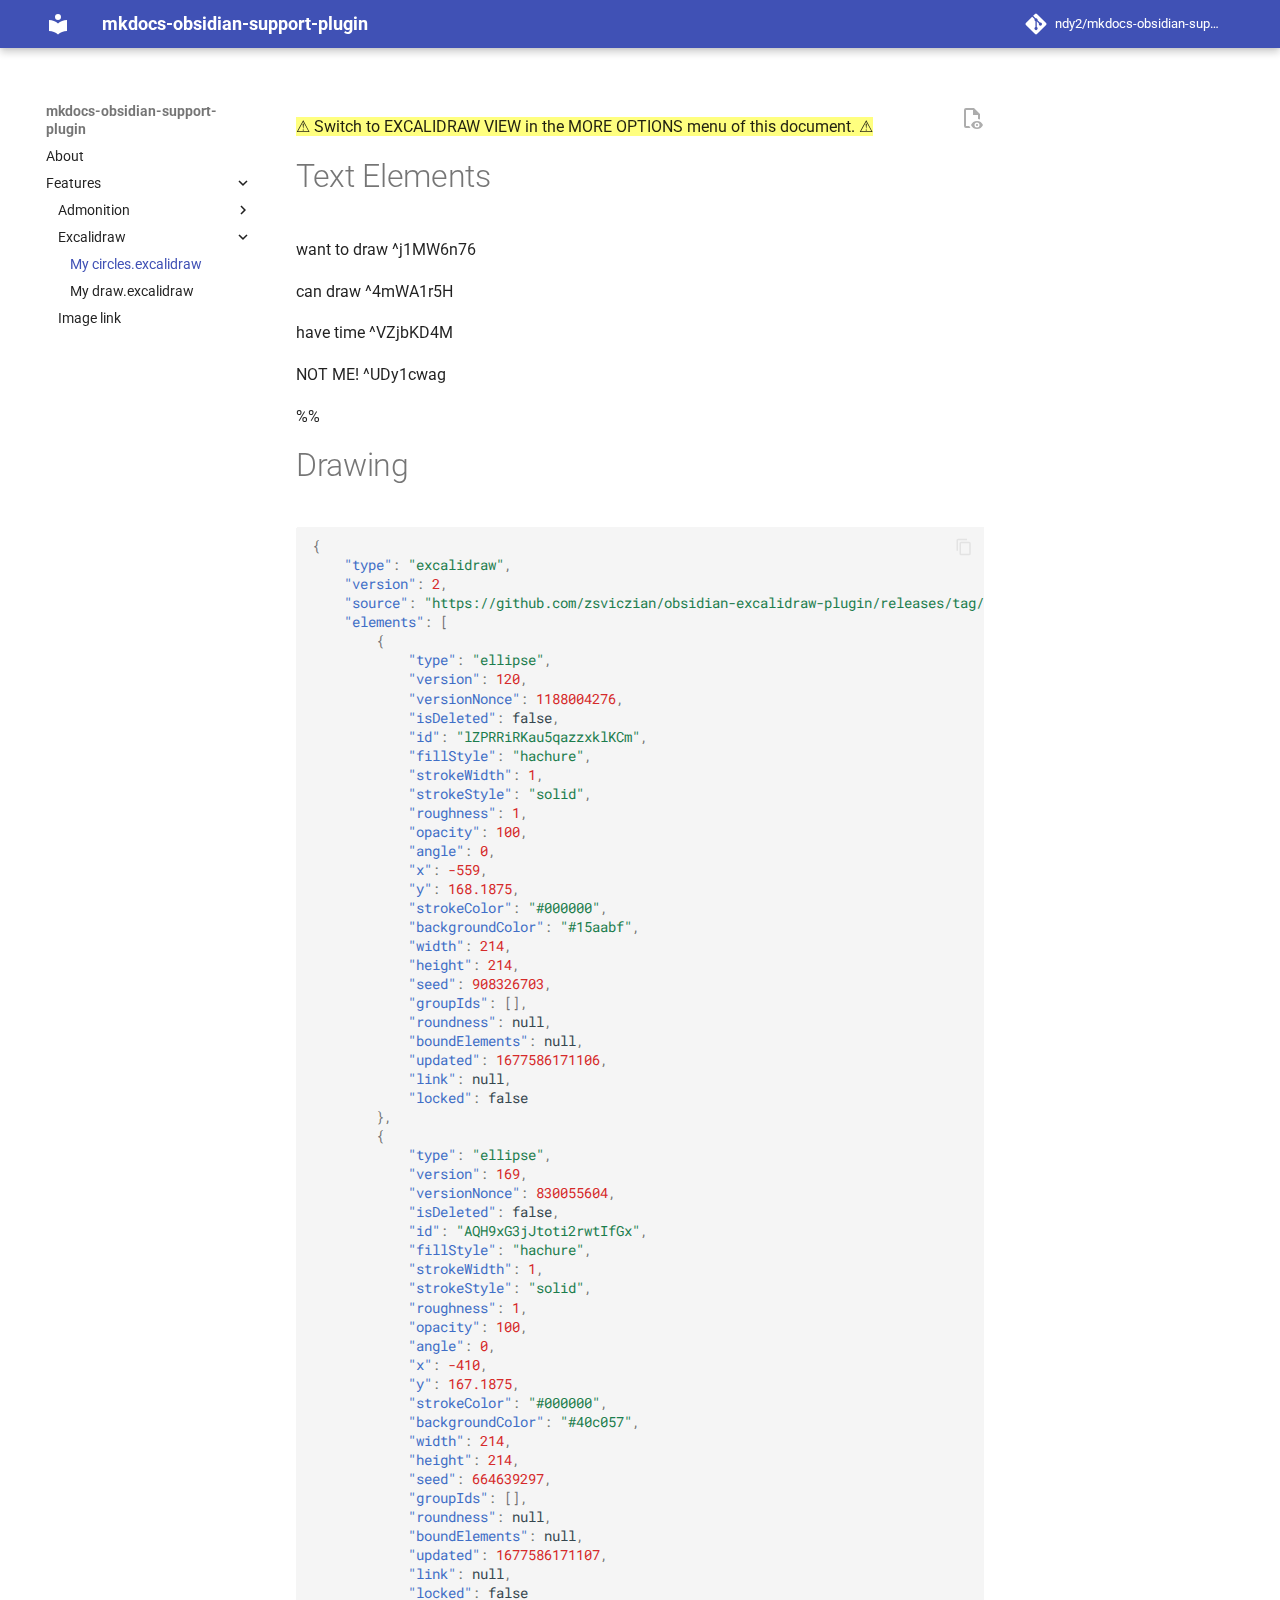
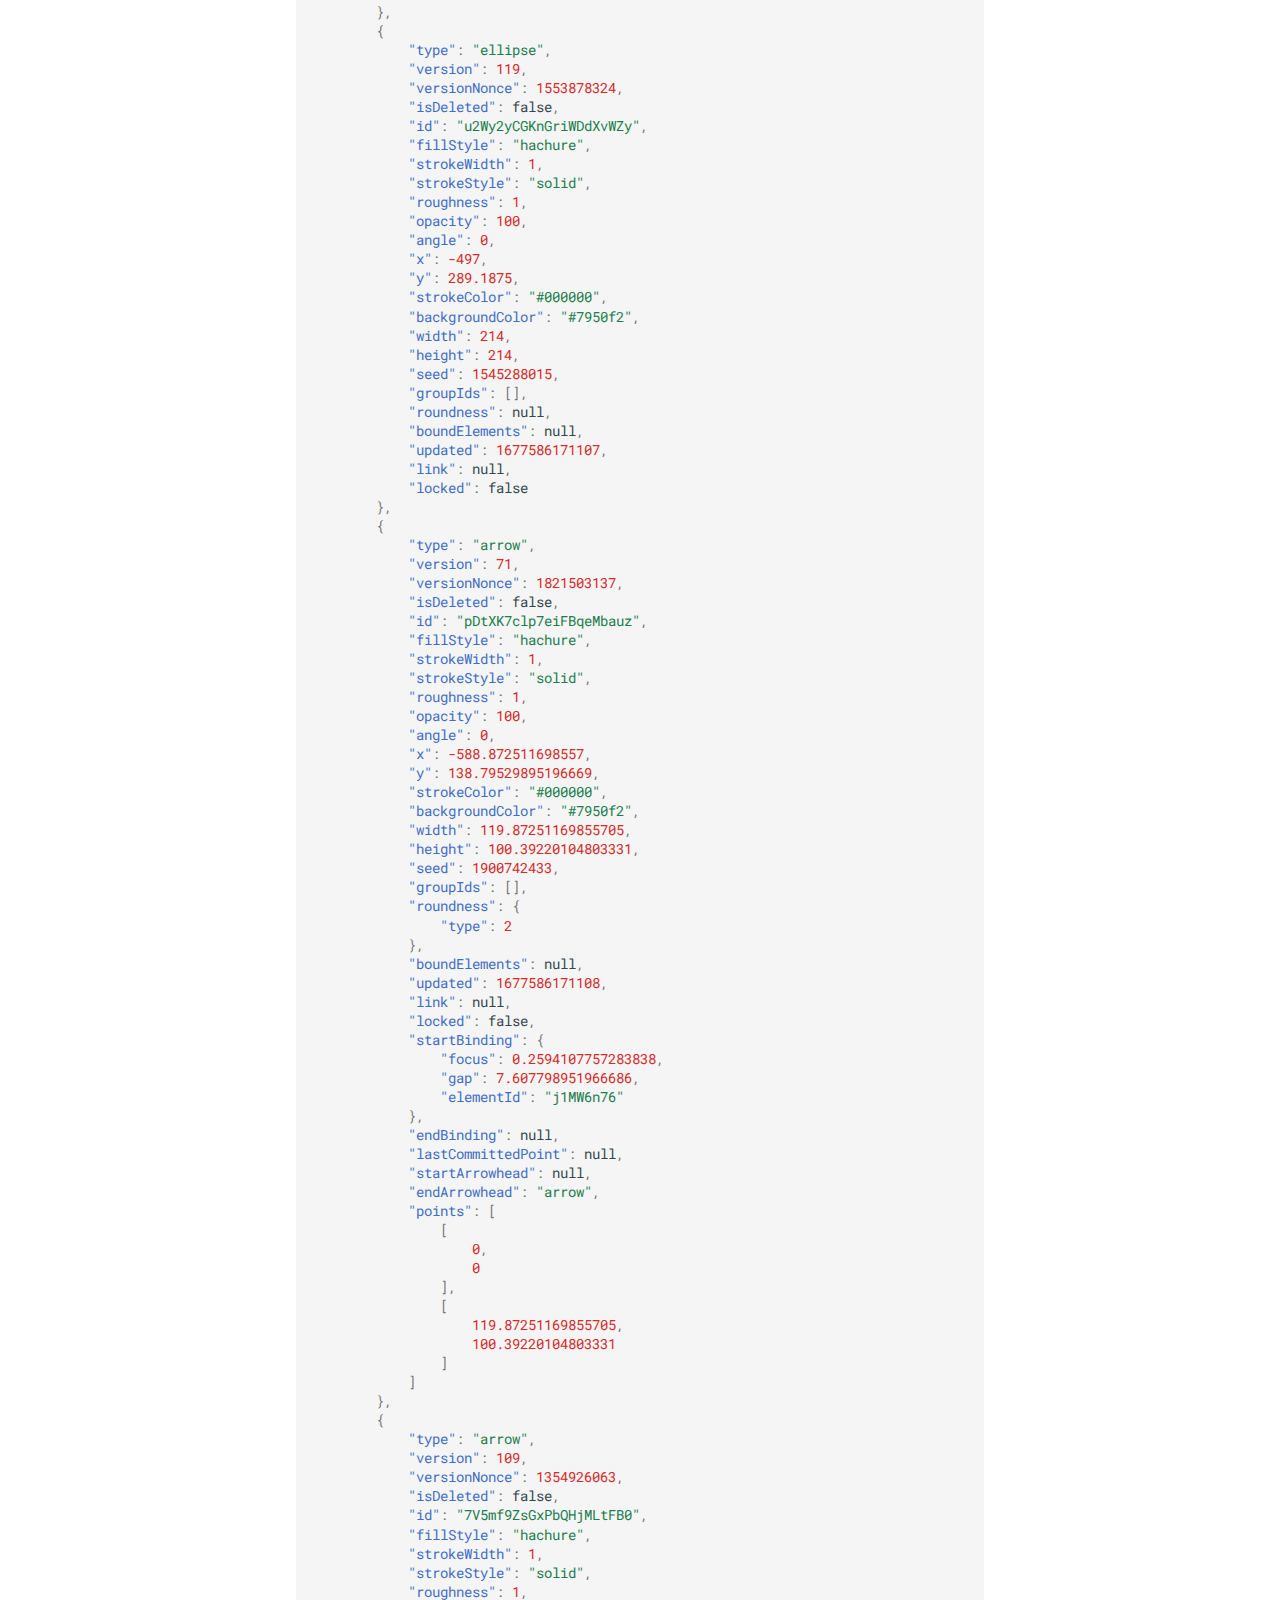
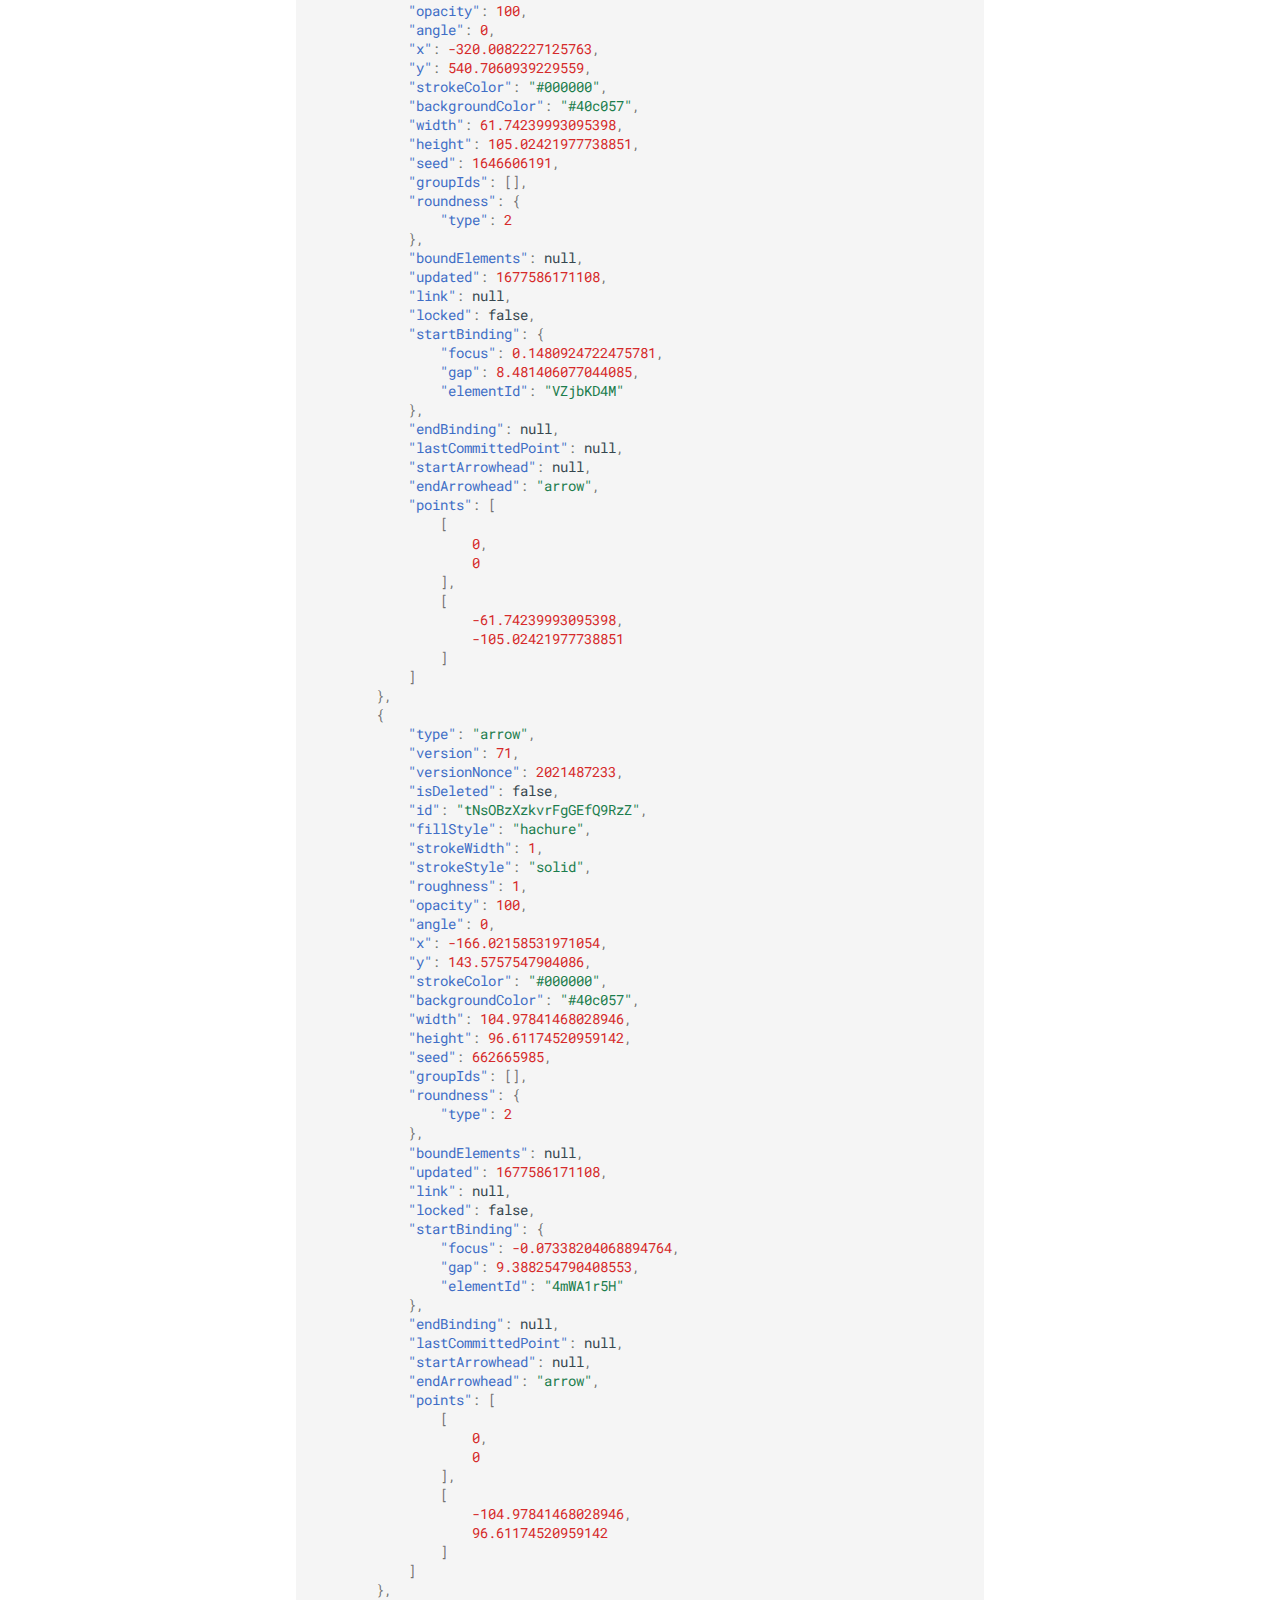
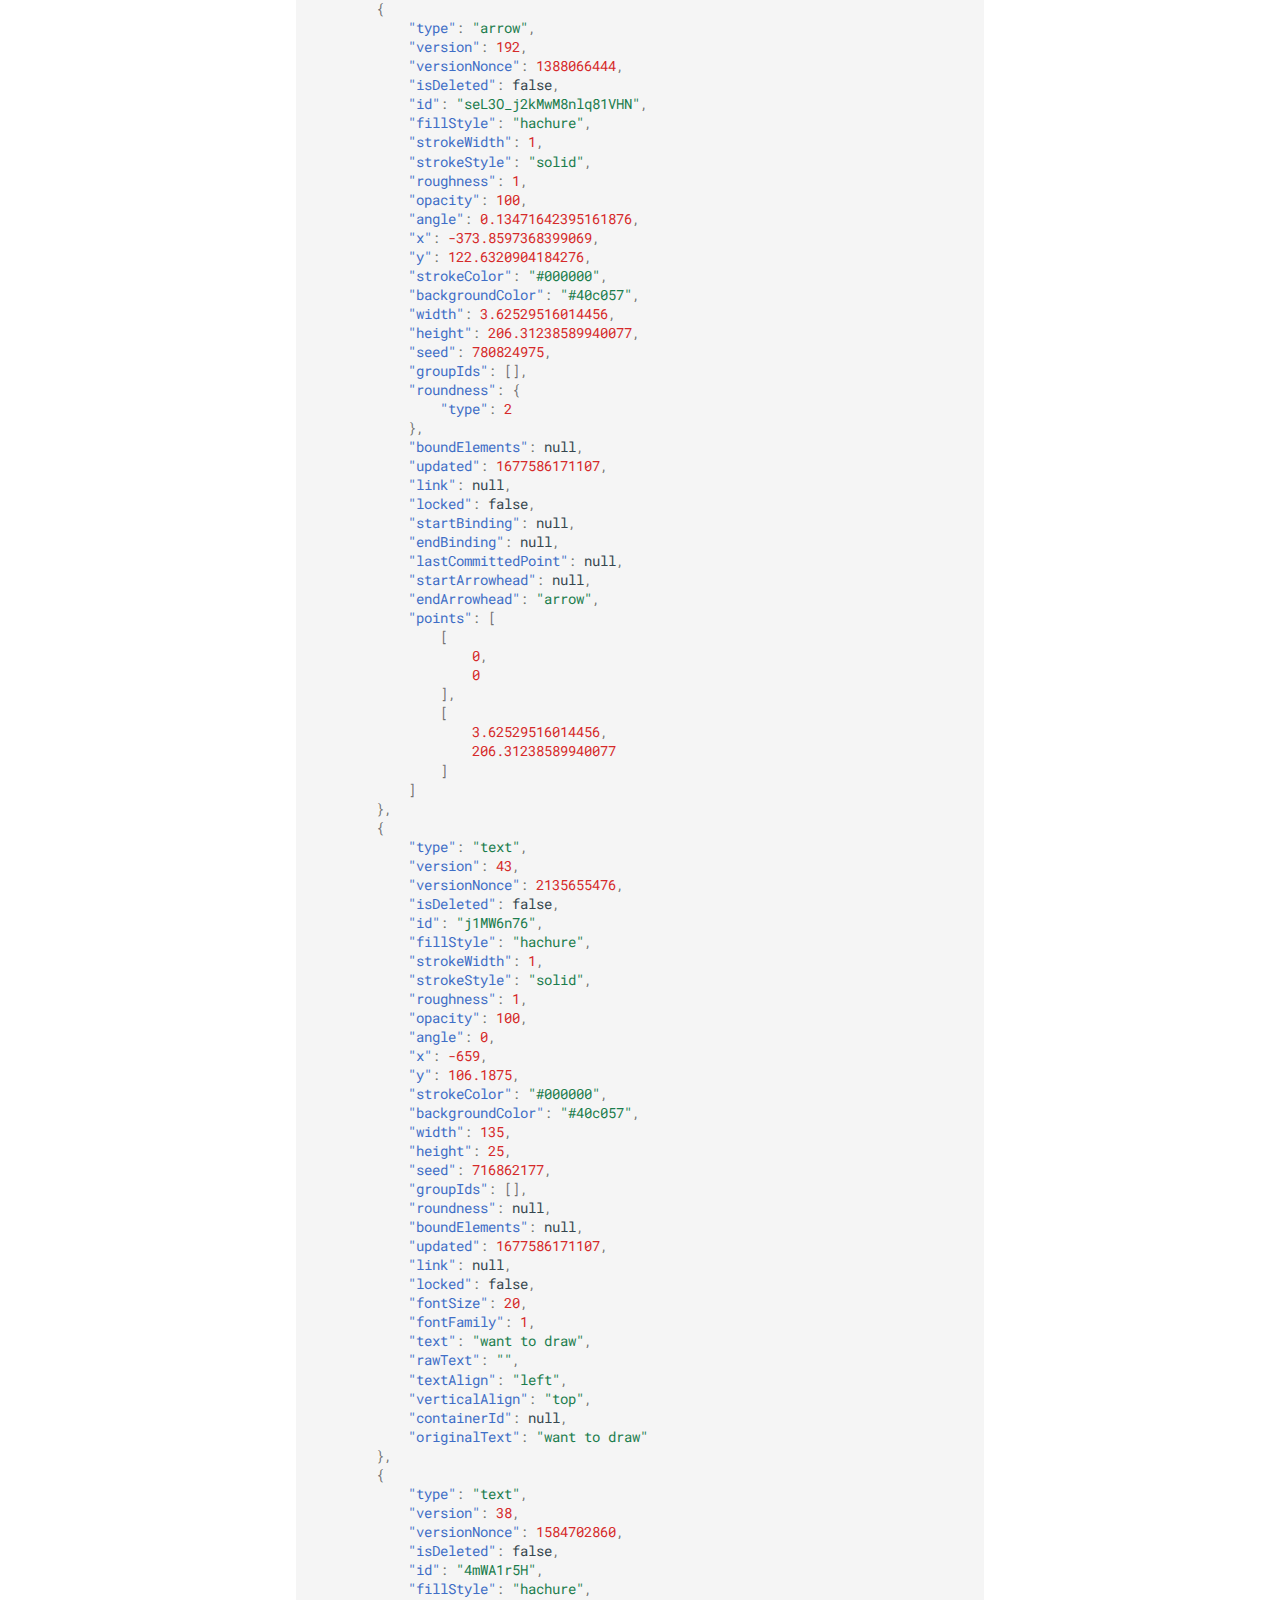
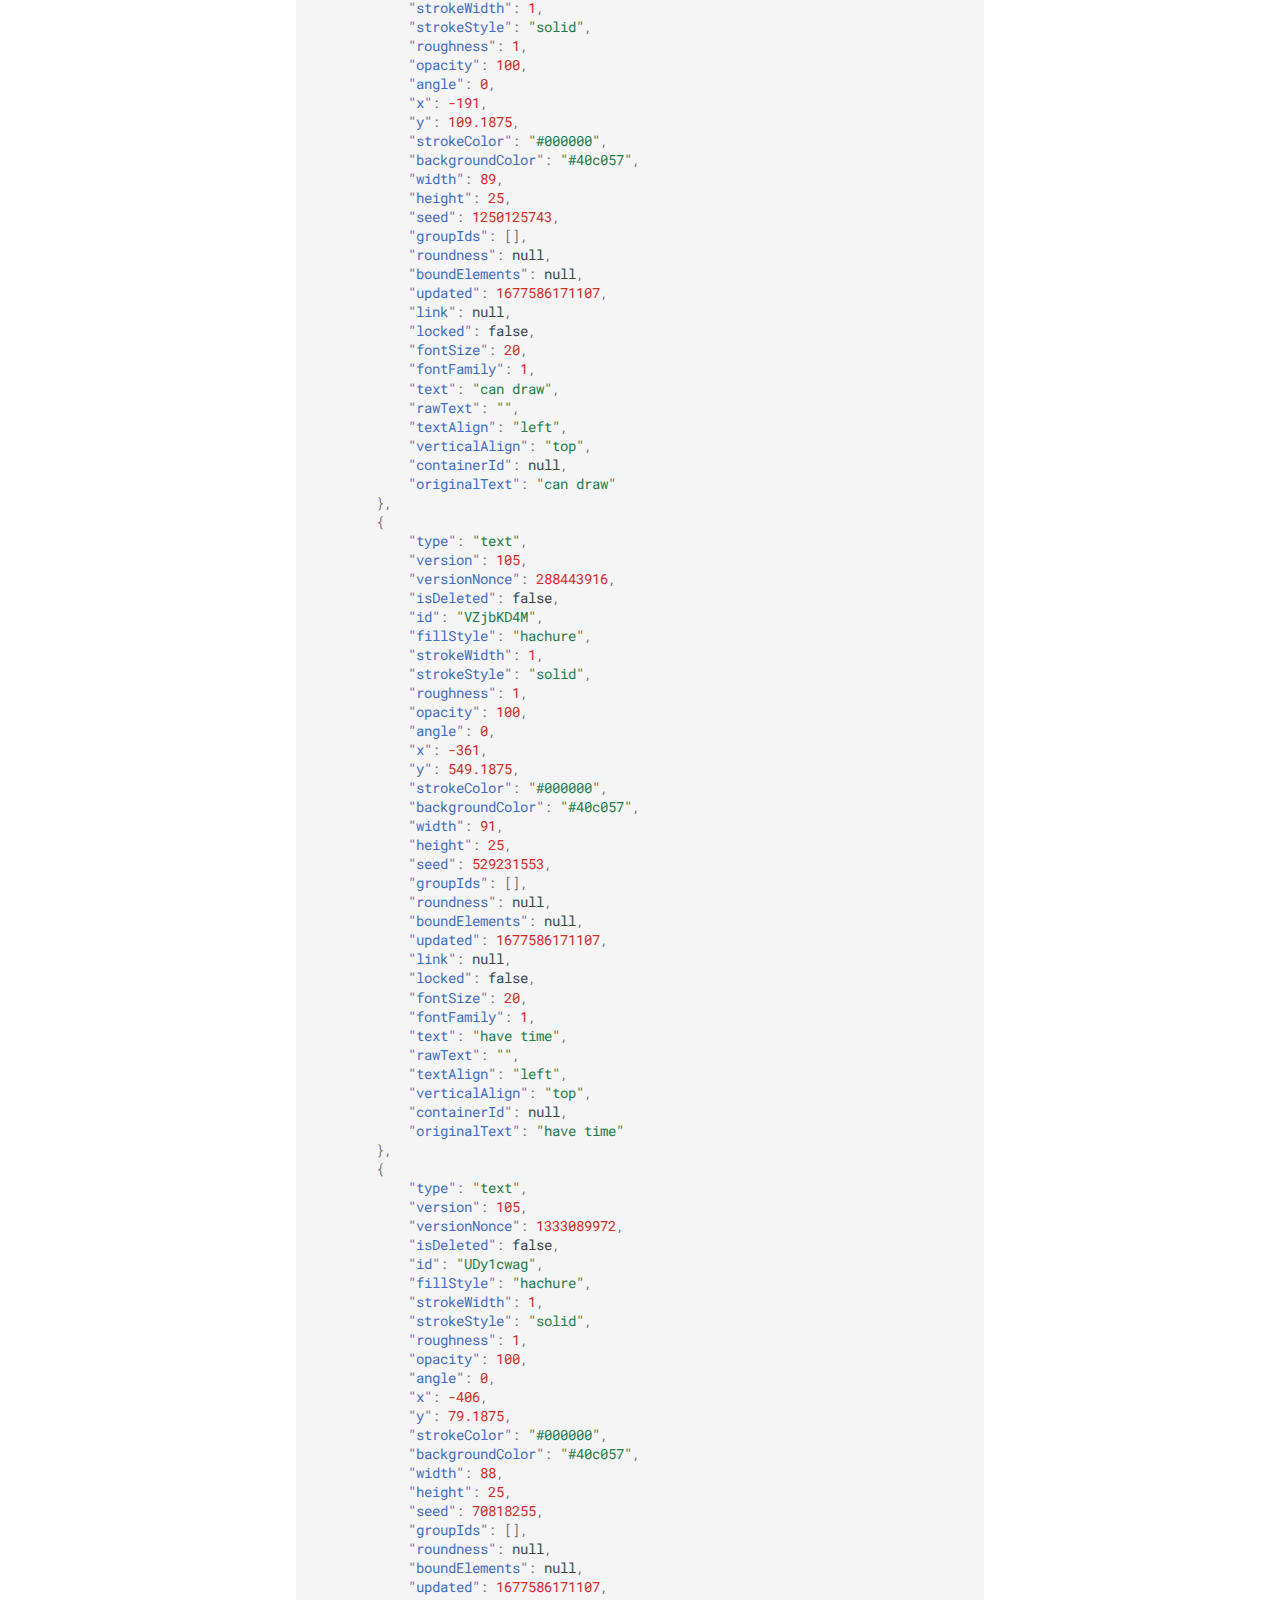
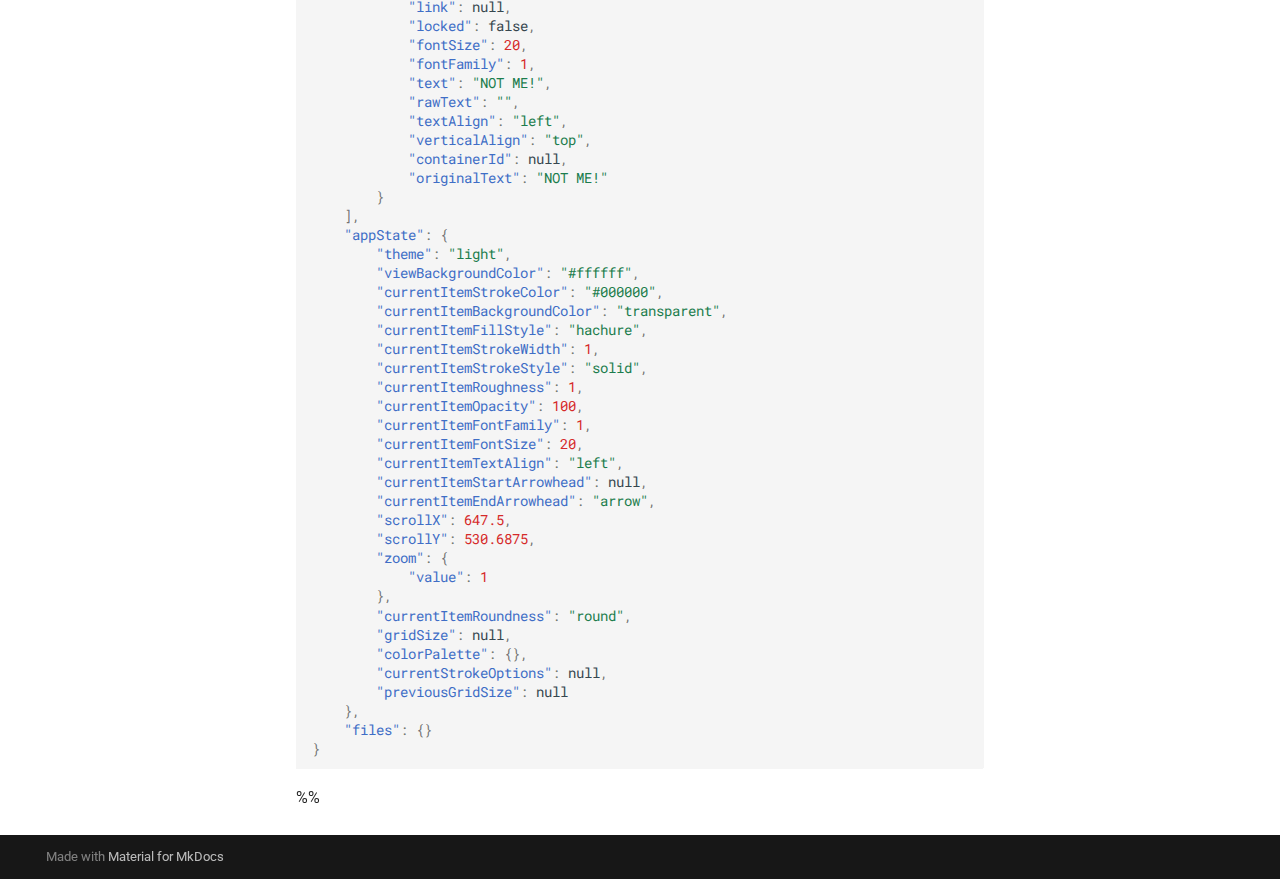
<file: features/excalidraw/my-circles.excalidraw/index.html>
<!DOCTYPE html>

<html class="no-js" lang="en">
<head>
<meta charset="utf-8"/>
<meta content="width=device-width,initial-scale=1" name="viewport"/>
<meta content="A MkDocs plugin that supports obsidian to mkdocs convert" name="description"/>
<link href="https://ndy2.github.io/features/excalidraw/my-circles.excalidraw/" rel="canonical"/>
<link href="../" rel="prev"/>
<link href="../my-draw.excalidraw/" rel="next"/>
<link href="../../../assets/images/favicon.png" rel="icon"/>
<meta content="mkdocs-1.4.2, mkdocs-material-9.0.15" name="generator"/>
<title>My circles.excalidraw - mkdocs-obsidian-support-plugin</title>
<link href="../../../assets/stylesheets/main.113286f1.min.css" rel="stylesheet"/>
<link href="../../../assets/stylesheets/palette.a0c5b2b5.min.css" rel="stylesheet"/>
<link crossorigin="" href="https://fonts.gstatic.com" rel="preconnect"/>
<link href="https://fonts.googleapis.com/css?family=Roboto:300,300i,400,400i,700,700i%7CRoboto+Mono:400,400i,700,700i&amp;display=fallback" rel="stylesheet"/>
<style>:root{--md-text-font:"Roboto";--md-code-font:"Roboto Mono"}</style>
<script>__md_scope=new URL("../../..",location),__md_hash=e=>[...e].reduce((e,_)=>(e<<5)-e+_.charCodeAt(0),0),__md_get=(e,_=localStorage,t=__md_scope)=>JSON.parse(_.getItem(t.pathname+"."+e)),__md_set=(e,_,t=localStorage,a=__md_scope)=>{try{t.setItem(a.pathname+"."+e,JSON.stringify(_))}catch(e){}}</script>
<link href="../../../assets/stylesheets/glightbox.min.css" rel="stylesheet"/><style>
            html.glightbox-open { overflow: initial; height: 100%; }
            .gslide-title { margin-top: 0px; user-select: text; }
            .gslide-desc { color: #666; user-select: text; }
            .gslide-image img { background: white; }
            
                .gscrollbar-fixer { padding-right: 15px; }
                .gdesc-inner { font-size: 0.75rem; }
                body[data-md-color-scheme="slate"] .gdesc-inner { background: var(--md-default-bg-color);}
                body[data-md-color-scheme="slate"] .gslide-title { color: var(--md-default-fg-color);}
                body[data-md-color-scheme="slate"] .gslide-desc { color: var(--md-default-fg-color);}
                </style><script src="../../../assets/javascripts/glightbox.min.js"></script></head>
<body data-md-color-accent="" data-md-color-primary="" data-md-color-scheme="default" dir="ltr">
<input autocomplete="off" class="md-toggle" data-md-toggle="drawer" id="__drawer" type="checkbox"/>
<input autocomplete="off" class="md-toggle" data-md-toggle="search" id="__search" type="checkbox"/>
<label class="md-overlay" for="__drawer"></label>
<div data-md-component="skip">
<a class="md-skip" href="#text-elements">
          Skip to content
        </a>
</div>
<div data-md-component="announce">
</div>
<header class="md-header" data-md-component="header">
<nav aria-label="Header" class="md-header__inner md-grid">
<a aria-label="mkdocs-obsidian-support-plugin" class="md-header__button md-logo" data-md-component="logo" href="../../.." title="mkdocs-obsidian-support-plugin">
<svg viewbox="0 0 24 24" xmlns="http://www.w3.org/2000/svg"><path d="M12 8a3 3 0 0 0 3-3 3 3 0 0 0-3-3 3 3 0 0 0-3 3 3 3 0 0 0 3 3m0 3.54C9.64 9.35 6.5 8 3 8v11c3.5 0 6.64 1.35 9 3.54 2.36-2.19 5.5-3.54 9-3.54V8c-3.5 0-6.64 1.35-9 3.54Z"></path></svg>
</a>
<label class="md-header__button md-icon" for="__drawer">
<svg viewbox="0 0 24 24" xmlns="http://www.w3.org/2000/svg"><path d="M3 6h18v2H3V6m0 5h18v2H3v-2m0 5h18v2H3v-2Z"></path></svg>
</label>
<div class="md-header__title" data-md-component="header-title">
<div class="md-header__ellipsis">
<div class="md-header__topic">
<span class="md-ellipsis">
            mkdocs-obsidian-support-plugin
          </span>
</div>
<div class="md-header__topic" data-md-component="header-topic">
<span class="md-ellipsis">
            
              My circles.excalidraw
            
          </span>
</div>
</div>
</div>
<div class="md-header__source">
<a class="md-source" data-md-component="source" href="https://github.com/ndy2/mkdocs-obsidian-support-plugin" title="Go to repository">
<div class="md-source__icon md-icon">
<svg viewbox="0 0 448 512" xmlns="http://www.w3.org/2000/svg"><!--! Font Awesome Free 6.3.0 by @fontawesome - https://fontawesome.com License - https://fontawesome.com/license/free (Icons: CC BY 4.0, Fonts: SIL OFL 1.1, Code: MIT License) Copyright 2023 Fonticons, Inc.--><path d="M439.55 236.05 244 40.45a28.87 28.87 0 0 0-40.81 0l-40.66 40.63 51.52 51.52c27.06-9.14 52.68 16.77 43.39 43.68l49.66 49.66c34.23-11.8 61.18 31 35.47 56.69-26.49 26.49-70.21-2.87-56-37.34L240.22 199v121.85c25.3 12.54 22.26 41.85 9.08 55a34.34 34.34 0 0 1-48.55 0c-17.57-17.6-11.07-46.91 11.25-56v-123c-20.8-8.51-24.6-30.74-18.64-45L142.57 101 8.45 235.14a28.86 28.86 0 0 0 0 40.81l195.61 195.6a28.86 28.86 0 0 0 40.8 0l194.69-194.69a28.86 28.86 0 0 0 0-40.81z"></path></svg>
</div>
<div class="md-source__repository">
    ndy2/mkdocs-obsidian-support-plugin
  </div>
</a>
</div>
</nav>
</header>
<div class="md-container" data-md-component="container">
<main class="md-main" data-md-component="main">
<div class="md-main__inner md-grid">
<div class="md-sidebar md-sidebar--primary" data-md-component="sidebar" data-md-type="navigation">
<div class="md-sidebar__scrollwrap">
<div class="md-sidebar__inner">
<nav aria-label="Navigation" class="md-nav md-nav--primary" data-md-level="0">
<label class="md-nav__title" for="__drawer">
<a aria-label="mkdocs-obsidian-support-plugin" class="md-nav__button md-logo" data-md-component="logo" href="../../.." title="mkdocs-obsidian-support-plugin">
<svg viewbox="0 0 24 24" xmlns="http://www.w3.org/2000/svg"><path d="M12 8a3 3 0 0 0 3-3 3 3 0 0 0-3-3 3 3 0 0 0-3 3 3 3 0 0 0 3 3m0 3.54C9.64 9.35 6.5 8 3 8v11c3.5 0 6.64 1.35 9 3.54 2.36-2.19 5.5-3.54 9-3.54V8c-3.5 0-6.64 1.35-9 3.54Z"></path></svg>
</a>
    mkdocs-obsidian-support-plugin
  </label>
<div class="md-nav__source">
<a class="md-source" data-md-component="source" href="https://github.com/ndy2/mkdocs-obsidian-support-plugin" title="Go to repository">
<div class="md-source__icon md-icon">
<svg viewbox="0 0 448 512" xmlns="http://www.w3.org/2000/svg"><!--! Font Awesome Free 6.3.0 by @fontawesome - https://fontawesome.com License - https://fontawesome.com/license/free (Icons: CC BY 4.0, Fonts: SIL OFL 1.1, Code: MIT License) Copyright 2023 Fonticons, Inc.--><path d="M439.55 236.05 244 40.45a28.87 28.87 0 0 0-40.81 0l-40.66 40.63 51.52 51.52c27.06-9.14 52.68 16.77 43.39 43.68l49.66 49.66c34.23-11.8 61.18 31 35.47 56.69-26.49 26.49-70.21-2.87-56-37.34L240.22 199v121.85c25.3 12.54 22.26 41.85 9.08 55a34.34 34.34 0 0 1-48.55 0c-17.57-17.6-11.07-46.91 11.25-56v-123c-20.8-8.51-24.6-30.74-18.64-45L142.57 101 8.45 235.14a28.86 28.86 0 0 0 0 40.81l195.61 195.6a28.86 28.86 0 0 0 40.8 0l194.69-194.69a28.86 28.86 0 0 0 0-40.81z"></path></svg>
</div>
<div class="md-source__repository">
    ndy2/mkdocs-obsidian-support-plugin
  </div>
</a>
</div>
<ul class="md-nav__list" data-md-scrollfix="">
<li class="md-nav__item">
<a class="md-nav__link" href="../../..">
        About
      </a>
</li>
<li class="md-nav__item md-nav__item--active md-nav__item--nested">
<input checked="" class="md-nav__toggle md-toggle" id="__nav_2" type="checkbox"/>
<label class="md-nav__link" for="__nav_2" id="__nav_2_label" tabindex="0">
          Features
          <span class="md-nav__icon md-icon"></span>
</label>
<nav aria-expanded="true" aria-labelledby="__nav_2_label" class="md-nav" data-md-level="1">
<label class="md-nav__title" for="__nav_2">
<span class="md-nav__icon md-icon"></span>
          Features
        </label>
<ul class="md-nav__list" data-md-scrollfix="">
<li class="md-nav__item md-nav__item--nested">
<input class="md-nav__toggle md-toggle" id="__nav_2_1" type="checkbox"/>
<div class="md-nav__link md-nav__link--index">
<a href="../../admonition/">Admonition</a>
<label for="__nav_2_1">
<span class="md-nav__icon md-icon"></span>
</label>
</div>
<nav aria-expanded="false" aria-labelledby="__nav_2_1_label" class="md-nav" data-md-level="2">
<label class="md-nav__title" for="__nav_2_1">
<span class="md-nav__icon md-icon"></span>
          Admonition
        </label>
<ul class="md-nav__list" data-md-scrollfix="">
<li class="md-nav__item">
<a class="md-nav__link" href="../../admonition/demo/">
        Demo
      </a>
</li>
</ul>
</nav>
</li>
<li class="md-nav__item md-nav__item--active md-nav__item--nested">
<input checked="" class="md-nav__toggle md-toggle" id="__nav_2_2" type="checkbox"/>
<div class="md-nav__link md-nav__link--index">
<a href="../">Excalidraw</a>
<label for="__nav_2_2">
<span class="md-nav__icon md-icon"></span>
</label>
</div>
<nav aria-expanded="true" aria-labelledby="__nav_2_2_label" class="md-nav" data-md-level="2">
<label class="md-nav__title" for="__nav_2_2">
<span class="md-nav__icon md-icon"></span>
          Excalidraw
        </label>
<ul class="md-nav__list" data-md-scrollfix="">
<li class="md-nav__item md-nav__item--active">
<input class="md-nav__toggle md-toggle" id="__toc" type="checkbox"/>
<a class="md-nav__link md-nav__link--active" href="./">
        My circles.excalidraw
      </a>
</li>
<li class="md-nav__item">
<a class="md-nav__link" href="../my-draw.excalidraw/">
        My draw.excalidraw
      </a>
</li>
</ul>
</nav>
</li>
<li class="md-nav__item md-nav__item--nested">
<input class="md-nav__toggle md-toggle" id="__nav_2_3" type="checkbox"/>
<div class="md-nav__link md-nav__link--index">
<a href="../../image-link/">Image link</a>
</div>
<nav aria-expanded="false" aria-labelledby="__nav_2_3_label" class="md-nav" data-md-level="2">
<label class="md-nav__title" for="__nav_2_3">
<span class="md-nav__icon md-icon"></span>
          Image link
        </label>
<ul class="md-nav__list" data-md-scrollfix="">
</ul>
</nav>
</li>
</ul>
</nav>
</li>
</ul>
</nav>
</div>
</div>
</div>
<div class="md-sidebar md-sidebar--secondary" data-md-component="sidebar" data-md-type="toc">
<div class="md-sidebar__scrollwrap">
<div class="md-sidebar__inner">
<nav aria-label="Table of contents" class="md-nav md-nav--secondary">
</nav>
</div>
</div>
</div>
<div class="md-content" data-md-component="content">
<article class="md-content__inner md-typeset">
<a class="md-content__button md-icon" href="https://github.com/ndy2/mkdocs-obsidian-support-plugin/raw/main/docs/features/excalidraw/my-circles.excalidraw.md" title="View source of this page">
<svg viewbox="0 0 24 24" xmlns="http://www.w3.org/2000/svg"><path d="M17 18c.56 0 1 .44 1 1s-.44 1-1 1-1-.44-1-1 .44-1 1-1m0-3c-2.73 0-5.06 1.66-6 4 .94 2.34 3.27 4 6 4s5.06-1.66 6-4c-.94-2.34-3.27-4-6-4m0 6.5a2.5 2.5 0 0 1-2.5-2.5 2.5 2.5 0 0 1 2.5-2.5 2.5 2.5 0 0 1 2.5 2.5 2.5 2.5 0 0 1-2.5 2.5M9.27 20H6V4h7v5h5v4.07c.7.08 1.36.25 2 .49V8l-6-6H6a2 2 0 0 0-2 2v16a2 2 0 0 0 2 2h4.5a8.15 8.15 0 0 1-1.23-2Z"></path></svg>
</a>
<p><mark>⚠  Switch to EXCALIDRAW VIEW in the MORE OPTIONS menu of this document. ⚠</mark></p>
<h1 id="text-elements">Text Elements<a class="headerlink" href="#text-elements" title="Permanent link">¶</a></h1>
<p>want to draw ^j1MW6n76</p>
<p>can draw ^4mWA1r5H</p>
<p>have time ^VZjbKD4M</p>
<p>NOT ME! ^UDy1cwag</p>
<p>%%</p>
<h1 id="drawing">Drawing<a class="headerlink" href="#drawing" title="Permanent link">¶</a></h1>
<p><div class="highlight"><pre><span></span><code><span class="p">{</span>
<span class="w">    </span><span class="nt">"type"</span><span class="p">:</span><span class="w"> </span><span class="s2">"excalidraw"</span><span class="p">,</span>
<span class="w">    </span><span class="nt">"version"</span><span class="p">:</span><span class="w"> </span><span class="mi">2</span><span class="p">,</span>
<span class="w">    </span><span class="nt">"source"</span><span class="p">:</span><span class="w"> </span><span class="s2">"https://github.com/zsviczian/obsidian-excalidraw-plugin/releases/tag/1.8.17"</span><span class="p">,</span>
<span class="w">    </span><span class="nt">"elements"</span><span class="p">:</span><span class="w"> </span><span class="p">[</span>
<span class="w">        </span><span class="p">{</span>
<span class="w">            </span><span class="nt">"type"</span><span class="p">:</span><span class="w"> </span><span class="s2">"ellipse"</span><span class="p">,</span>
<span class="w">            </span><span class="nt">"version"</span><span class="p">:</span><span class="w"> </span><span class="mi">120</span><span class="p">,</span>
<span class="w">            </span><span class="nt">"versionNonce"</span><span class="p">:</span><span class="w"> </span><span class="mi">1188004276</span><span class="p">,</span>
<span class="w">            </span><span class="nt">"isDeleted"</span><span class="p">:</span><span class="w"> </span><span class="kc">false</span><span class="p">,</span>
<span class="w">            </span><span class="nt">"id"</span><span class="p">:</span><span class="w"> </span><span class="s2">"lZPRRiRKau5qazzxklKCm"</span><span class="p">,</span>
<span class="w">            </span><span class="nt">"fillStyle"</span><span class="p">:</span><span class="w"> </span><span class="s2">"hachure"</span><span class="p">,</span>
<span class="w">            </span><span class="nt">"strokeWidth"</span><span class="p">:</span><span class="w"> </span><span class="mi">1</span><span class="p">,</span>
<span class="w">            </span><span class="nt">"strokeStyle"</span><span class="p">:</span><span class="w"> </span><span class="s2">"solid"</span><span class="p">,</span>
<span class="w">            </span><span class="nt">"roughness"</span><span class="p">:</span><span class="w"> </span><span class="mi">1</span><span class="p">,</span>
<span class="w">            </span><span class="nt">"opacity"</span><span class="p">:</span><span class="w"> </span><span class="mi">100</span><span class="p">,</span>
<span class="w">            </span><span class="nt">"angle"</span><span class="p">:</span><span class="w"> </span><span class="mi">0</span><span class="p">,</span>
<span class="w">            </span><span class="nt">"x"</span><span class="p">:</span><span class="w"> </span><span class="mi">-559</span><span class="p">,</span>
<span class="w">            </span><span class="nt">"y"</span><span class="p">:</span><span class="w"> </span><span class="mf">168.1875</span><span class="p">,</span>
<span class="w">            </span><span class="nt">"strokeColor"</span><span class="p">:</span><span class="w"> </span><span class="s2">"#000000"</span><span class="p">,</span>
<span class="w">            </span><span class="nt">"backgroundColor"</span><span class="p">:</span><span class="w"> </span><span class="s2">"#15aabf"</span><span class="p">,</span>
<span class="w">            </span><span class="nt">"width"</span><span class="p">:</span><span class="w"> </span><span class="mi">214</span><span class="p">,</span>
<span class="w">            </span><span class="nt">"height"</span><span class="p">:</span><span class="w"> </span><span class="mi">214</span><span class="p">,</span>
<span class="w">            </span><span class="nt">"seed"</span><span class="p">:</span><span class="w"> </span><span class="mi">908326703</span><span class="p">,</span>
<span class="w">            </span><span class="nt">"groupIds"</span><span class="p">:</span><span class="w"> </span><span class="p">[],</span>
<span class="w">            </span><span class="nt">"roundness"</span><span class="p">:</span><span class="w"> </span><span class="kc">null</span><span class="p">,</span>
<span class="w">            </span><span class="nt">"boundElements"</span><span class="p">:</span><span class="w"> </span><span class="kc">null</span><span class="p">,</span>
<span class="w">            </span><span class="nt">"updated"</span><span class="p">:</span><span class="w"> </span><span class="mi">1677586171106</span><span class="p">,</span>
<span class="w">            </span><span class="nt">"link"</span><span class="p">:</span><span class="w"> </span><span class="kc">null</span><span class="p">,</span>
<span class="w">            </span><span class="nt">"locked"</span><span class="p">:</span><span class="w"> </span><span class="kc">false</span>
<span class="w">        </span><span class="p">},</span>
<span class="w">        </span><span class="p">{</span>
<span class="w">            </span><span class="nt">"type"</span><span class="p">:</span><span class="w"> </span><span class="s2">"ellipse"</span><span class="p">,</span>
<span class="w">            </span><span class="nt">"version"</span><span class="p">:</span><span class="w"> </span><span class="mi">169</span><span class="p">,</span>
<span class="w">            </span><span class="nt">"versionNonce"</span><span class="p">:</span><span class="w"> </span><span class="mi">830055604</span><span class="p">,</span>
<span class="w">            </span><span class="nt">"isDeleted"</span><span class="p">:</span><span class="w"> </span><span class="kc">false</span><span class="p">,</span>
<span class="w">            </span><span class="nt">"id"</span><span class="p">:</span><span class="w"> </span><span class="s2">"AQH9xG3jJtoti2rwtIfGx"</span><span class="p">,</span>
<span class="w">            </span><span class="nt">"fillStyle"</span><span class="p">:</span><span class="w"> </span><span class="s2">"hachure"</span><span class="p">,</span>
<span class="w">            </span><span class="nt">"strokeWidth"</span><span class="p">:</span><span class="w"> </span><span class="mi">1</span><span class="p">,</span>
<span class="w">            </span><span class="nt">"strokeStyle"</span><span class="p">:</span><span class="w"> </span><span class="s2">"solid"</span><span class="p">,</span>
<span class="w">            </span><span class="nt">"roughness"</span><span class="p">:</span><span class="w"> </span><span class="mi">1</span><span class="p">,</span>
<span class="w">            </span><span class="nt">"opacity"</span><span class="p">:</span><span class="w"> </span><span class="mi">100</span><span class="p">,</span>
<span class="w">            </span><span class="nt">"angle"</span><span class="p">:</span><span class="w"> </span><span class="mi">0</span><span class="p">,</span>
<span class="w">            </span><span class="nt">"x"</span><span class="p">:</span><span class="w"> </span><span class="mi">-410</span><span class="p">,</span>
<span class="w">            </span><span class="nt">"y"</span><span class="p">:</span><span class="w"> </span><span class="mf">167.1875</span><span class="p">,</span>
<span class="w">            </span><span class="nt">"strokeColor"</span><span class="p">:</span><span class="w"> </span><span class="s2">"#000000"</span><span class="p">,</span>
<span class="w">            </span><span class="nt">"backgroundColor"</span><span class="p">:</span><span class="w"> </span><span class="s2">"#40c057"</span><span class="p">,</span>
<span class="w">            </span><span class="nt">"width"</span><span class="p">:</span><span class="w"> </span><span class="mi">214</span><span class="p">,</span>
<span class="w">            </span><span class="nt">"height"</span><span class="p">:</span><span class="w"> </span><span class="mi">214</span><span class="p">,</span>
<span class="w">            </span><span class="nt">"seed"</span><span class="p">:</span><span class="w"> </span><span class="mi">664639297</span><span class="p">,</span>
<span class="w">            </span><span class="nt">"groupIds"</span><span class="p">:</span><span class="w"> </span><span class="p">[],</span>
<span class="w">            </span><span class="nt">"roundness"</span><span class="p">:</span><span class="w"> </span><span class="kc">null</span><span class="p">,</span>
<span class="w">            </span><span class="nt">"boundElements"</span><span class="p">:</span><span class="w"> </span><span class="kc">null</span><span class="p">,</span>
<span class="w">            </span><span class="nt">"updated"</span><span class="p">:</span><span class="w"> </span><span class="mi">1677586171107</span><span class="p">,</span>
<span class="w">            </span><span class="nt">"link"</span><span class="p">:</span><span class="w"> </span><span class="kc">null</span><span class="p">,</span>
<span class="w">            </span><span class="nt">"locked"</span><span class="p">:</span><span class="w"> </span><span class="kc">false</span>
<span class="w">        </span><span class="p">},</span>
<span class="w">        </span><span class="p">{</span>
<span class="w">            </span><span class="nt">"type"</span><span class="p">:</span><span class="w"> </span><span class="s2">"ellipse"</span><span class="p">,</span>
<span class="w">            </span><span class="nt">"version"</span><span class="p">:</span><span class="w"> </span><span class="mi">119</span><span class="p">,</span>
<span class="w">            </span><span class="nt">"versionNonce"</span><span class="p">:</span><span class="w"> </span><span class="mi">1553878324</span><span class="p">,</span>
<span class="w">            </span><span class="nt">"isDeleted"</span><span class="p">:</span><span class="w"> </span><span class="kc">false</span><span class="p">,</span>
<span class="w">            </span><span class="nt">"id"</span><span class="p">:</span><span class="w"> </span><span class="s2">"u2Wy2yCGKnGriWDdXvWZy"</span><span class="p">,</span>
<span class="w">            </span><span class="nt">"fillStyle"</span><span class="p">:</span><span class="w"> </span><span class="s2">"hachure"</span><span class="p">,</span>
<span class="w">            </span><span class="nt">"strokeWidth"</span><span class="p">:</span><span class="w"> </span><span class="mi">1</span><span class="p">,</span>
<span class="w">            </span><span class="nt">"strokeStyle"</span><span class="p">:</span><span class="w"> </span><span class="s2">"solid"</span><span class="p">,</span>
<span class="w">            </span><span class="nt">"roughness"</span><span class="p">:</span><span class="w"> </span><span class="mi">1</span><span class="p">,</span>
<span class="w">            </span><span class="nt">"opacity"</span><span class="p">:</span><span class="w"> </span><span class="mi">100</span><span class="p">,</span>
<span class="w">            </span><span class="nt">"angle"</span><span class="p">:</span><span class="w"> </span><span class="mi">0</span><span class="p">,</span>
<span class="w">            </span><span class="nt">"x"</span><span class="p">:</span><span class="w"> </span><span class="mi">-497</span><span class="p">,</span>
<span class="w">            </span><span class="nt">"y"</span><span class="p">:</span><span class="w"> </span><span class="mf">289.1875</span><span class="p">,</span>
<span class="w">            </span><span class="nt">"strokeColor"</span><span class="p">:</span><span class="w"> </span><span class="s2">"#000000"</span><span class="p">,</span>
<span class="w">            </span><span class="nt">"backgroundColor"</span><span class="p">:</span><span class="w"> </span><span class="s2">"#7950f2"</span><span class="p">,</span>
<span class="w">            </span><span class="nt">"width"</span><span class="p">:</span><span class="w"> </span><span class="mi">214</span><span class="p">,</span>
<span class="w">            </span><span class="nt">"height"</span><span class="p">:</span><span class="w"> </span><span class="mi">214</span><span class="p">,</span>
<span class="w">            </span><span class="nt">"seed"</span><span class="p">:</span><span class="w"> </span><span class="mi">1545288015</span><span class="p">,</span>
<span class="w">            </span><span class="nt">"groupIds"</span><span class="p">:</span><span class="w"> </span><span class="p">[],</span>
<span class="w">            </span><span class="nt">"roundness"</span><span class="p">:</span><span class="w"> </span><span class="kc">null</span><span class="p">,</span>
<span class="w">            </span><span class="nt">"boundElements"</span><span class="p">:</span><span class="w"> </span><span class="kc">null</span><span class="p">,</span>
<span class="w">            </span><span class="nt">"updated"</span><span class="p">:</span><span class="w"> </span><span class="mi">1677586171107</span><span class="p">,</span>
<span class="w">            </span><span class="nt">"link"</span><span class="p">:</span><span class="w"> </span><span class="kc">null</span><span class="p">,</span>
<span class="w">            </span><span class="nt">"locked"</span><span class="p">:</span><span class="w"> </span><span class="kc">false</span>
<span class="w">        </span><span class="p">},</span>
<span class="w">        </span><span class="p">{</span>
<span class="w">            </span><span class="nt">"type"</span><span class="p">:</span><span class="w"> </span><span class="s2">"arrow"</span><span class="p">,</span>
<span class="w">            </span><span class="nt">"version"</span><span class="p">:</span><span class="w"> </span><span class="mi">71</span><span class="p">,</span>
<span class="w">            </span><span class="nt">"versionNonce"</span><span class="p">:</span><span class="w"> </span><span class="mi">1821503137</span><span class="p">,</span>
<span class="w">            </span><span class="nt">"isDeleted"</span><span class="p">:</span><span class="w"> </span><span class="kc">false</span><span class="p">,</span>
<span class="w">            </span><span class="nt">"id"</span><span class="p">:</span><span class="w"> </span><span class="s2">"pDtXK7clp7eiFBqeMbauz"</span><span class="p">,</span>
<span class="w">            </span><span class="nt">"fillStyle"</span><span class="p">:</span><span class="w"> </span><span class="s2">"hachure"</span><span class="p">,</span>
<span class="w">            </span><span class="nt">"strokeWidth"</span><span class="p">:</span><span class="w"> </span><span class="mi">1</span><span class="p">,</span>
<span class="w">            </span><span class="nt">"strokeStyle"</span><span class="p">:</span><span class="w"> </span><span class="s2">"solid"</span><span class="p">,</span>
<span class="w">            </span><span class="nt">"roughness"</span><span class="p">:</span><span class="w"> </span><span class="mi">1</span><span class="p">,</span>
<span class="w">            </span><span class="nt">"opacity"</span><span class="p">:</span><span class="w"> </span><span class="mi">100</span><span class="p">,</span>
<span class="w">            </span><span class="nt">"angle"</span><span class="p">:</span><span class="w"> </span><span class="mi">0</span><span class="p">,</span>
<span class="w">            </span><span class="nt">"x"</span><span class="p">:</span><span class="w"> </span><span class="mf">-588.872511698557</span><span class="p">,</span>
<span class="w">            </span><span class="nt">"y"</span><span class="p">:</span><span class="w"> </span><span class="mf">138.79529895196669</span><span class="p">,</span>
<span class="w">            </span><span class="nt">"strokeColor"</span><span class="p">:</span><span class="w"> </span><span class="s2">"#000000"</span><span class="p">,</span>
<span class="w">            </span><span class="nt">"backgroundColor"</span><span class="p">:</span><span class="w"> </span><span class="s2">"#7950f2"</span><span class="p">,</span>
<span class="w">            </span><span class="nt">"width"</span><span class="p">:</span><span class="w"> </span><span class="mf">119.87251169855705</span><span class="p">,</span>
<span class="w">            </span><span class="nt">"height"</span><span class="p">:</span><span class="w"> </span><span class="mf">100.39220104803331</span><span class="p">,</span>
<span class="w">            </span><span class="nt">"seed"</span><span class="p">:</span><span class="w"> </span><span class="mi">1900742433</span><span class="p">,</span>
<span class="w">            </span><span class="nt">"groupIds"</span><span class="p">:</span><span class="w"> </span><span class="p">[],</span>
<span class="w">            </span><span class="nt">"roundness"</span><span class="p">:</span><span class="w"> </span><span class="p">{</span>
<span class="w">                </span><span class="nt">"type"</span><span class="p">:</span><span class="w"> </span><span class="mi">2</span>
<span class="w">            </span><span class="p">},</span>
<span class="w">            </span><span class="nt">"boundElements"</span><span class="p">:</span><span class="w"> </span><span class="kc">null</span><span class="p">,</span>
<span class="w">            </span><span class="nt">"updated"</span><span class="p">:</span><span class="w"> </span><span class="mi">1677586171108</span><span class="p">,</span>
<span class="w">            </span><span class="nt">"link"</span><span class="p">:</span><span class="w"> </span><span class="kc">null</span><span class="p">,</span>
<span class="w">            </span><span class="nt">"locked"</span><span class="p">:</span><span class="w"> </span><span class="kc">false</span><span class="p">,</span>
<span class="w">            </span><span class="nt">"startBinding"</span><span class="p">:</span><span class="w"> </span><span class="p">{</span>
<span class="w">                </span><span class="nt">"focus"</span><span class="p">:</span><span class="w"> </span><span class="mf">0.2594107757283838</span><span class="p">,</span>
<span class="w">                </span><span class="nt">"gap"</span><span class="p">:</span><span class="w"> </span><span class="mf">7.607798951966686</span><span class="p">,</span>
<span class="w">                </span><span class="nt">"elementId"</span><span class="p">:</span><span class="w"> </span><span class="s2">"j1MW6n76"</span>
<span class="w">            </span><span class="p">},</span>
<span class="w">            </span><span class="nt">"endBinding"</span><span class="p">:</span><span class="w"> </span><span class="kc">null</span><span class="p">,</span>
<span class="w">            </span><span class="nt">"lastCommittedPoint"</span><span class="p">:</span><span class="w"> </span><span class="kc">null</span><span class="p">,</span>
<span class="w">            </span><span class="nt">"startArrowhead"</span><span class="p">:</span><span class="w"> </span><span class="kc">null</span><span class="p">,</span>
<span class="w">            </span><span class="nt">"endArrowhead"</span><span class="p">:</span><span class="w"> </span><span class="s2">"arrow"</span><span class="p">,</span>
<span class="w">            </span><span class="nt">"points"</span><span class="p">:</span><span class="w"> </span><span class="p">[</span>
<span class="w">                </span><span class="p">[</span>
<span class="w">                    </span><span class="mi">0</span><span class="p">,</span>
<span class="w">                    </span><span class="mi">0</span>
<span class="w">                </span><span class="p">],</span>
<span class="w">                </span><span class="p">[</span>
<span class="w">                    </span><span class="mf">119.87251169855705</span><span class="p">,</span>
<span class="w">                    </span><span class="mf">100.39220104803331</span>
<span class="w">                </span><span class="p">]</span>
<span class="w">            </span><span class="p">]</span>
<span class="w">        </span><span class="p">},</span>
<span class="w">        </span><span class="p">{</span>
<span class="w">            </span><span class="nt">"type"</span><span class="p">:</span><span class="w"> </span><span class="s2">"arrow"</span><span class="p">,</span>
<span class="w">            </span><span class="nt">"version"</span><span class="p">:</span><span class="w"> </span><span class="mi">109</span><span class="p">,</span>
<span class="w">            </span><span class="nt">"versionNonce"</span><span class="p">:</span><span class="w"> </span><span class="mi">1354926063</span><span class="p">,</span>
<span class="w">            </span><span class="nt">"isDeleted"</span><span class="p">:</span><span class="w"> </span><span class="kc">false</span><span class="p">,</span>
<span class="w">            </span><span class="nt">"id"</span><span class="p">:</span><span class="w"> </span><span class="s2">"7V5mf9ZsGxPbQHjMLtFB0"</span><span class="p">,</span>
<span class="w">            </span><span class="nt">"fillStyle"</span><span class="p">:</span><span class="w"> </span><span class="s2">"hachure"</span><span class="p">,</span>
<span class="w">            </span><span class="nt">"strokeWidth"</span><span class="p">:</span><span class="w"> </span><span class="mi">1</span><span class="p">,</span>
<span class="w">            </span><span class="nt">"strokeStyle"</span><span class="p">:</span><span class="w"> </span><span class="s2">"solid"</span><span class="p">,</span>
<span class="w">            </span><span class="nt">"roughness"</span><span class="p">:</span><span class="w"> </span><span class="mi">1</span><span class="p">,</span>
<span class="w">            </span><span class="nt">"opacity"</span><span class="p">:</span><span class="w"> </span><span class="mi">100</span><span class="p">,</span>
<span class="w">            </span><span class="nt">"angle"</span><span class="p">:</span><span class="w"> </span><span class="mi">0</span><span class="p">,</span>
<span class="w">            </span><span class="nt">"x"</span><span class="p">:</span><span class="w"> </span><span class="mf">-320.0082227125763</span><span class="p">,</span>
<span class="w">            </span><span class="nt">"y"</span><span class="p">:</span><span class="w"> </span><span class="mf">540.7060939229559</span><span class="p">,</span>
<span class="w">            </span><span class="nt">"strokeColor"</span><span class="p">:</span><span class="w"> </span><span class="s2">"#000000"</span><span class="p">,</span>
<span class="w">            </span><span class="nt">"backgroundColor"</span><span class="p">:</span><span class="w"> </span><span class="s2">"#40c057"</span><span class="p">,</span>
<span class="w">            </span><span class="nt">"width"</span><span class="p">:</span><span class="w"> </span><span class="mf">61.74239993095398</span><span class="p">,</span>
<span class="w">            </span><span class="nt">"height"</span><span class="p">:</span><span class="w"> </span><span class="mf">105.02421977738851</span><span class="p">,</span>
<span class="w">            </span><span class="nt">"seed"</span><span class="p">:</span><span class="w"> </span><span class="mi">1646606191</span><span class="p">,</span>
<span class="w">            </span><span class="nt">"groupIds"</span><span class="p">:</span><span class="w"> </span><span class="p">[],</span>
<span class="w">            </span><span class="nt">"roundness"</span><span class="p">:</span><span class="w"> </span><span class="p">{</span>
<span class="w">                </span><span class="nt">"type"</span><span class="p">:</span><span class="w"> </span><span class="mi">2</span>
<span class="w">            </span><span class="p">},</span>
<span class="w">            </span><span class="nt">"boundElements"</span><span class="p">:</span><span class="w"> </span><span class="kc">null</span><span class="p">,</span>
<span class="w">            </span><span class="nt">"updated"</span><span class="p">:</span><span class="w"> </span><span class="mi">1677586171108</span><span class="p">,</span>
<span class="w">            </span><span class="nt">"link"</span><span class="p">:</span><span class="w"> </span><span class="kc">null</span><span class="p">,</span>
<span class="w">            </span><span class="nt">"locked"</span><span class="p">:</span><span class="w"> </span><span class="kc">false</span><span class="p">,</span>
<span class="w">            </span><span class="nt">"startBinding"</span><span class="p">:</span><span class="w"> </span><span class="p">{</span>
<span class="w">                </span><span class="nt">"focus"</span><span class="p">:</span><span class="w"> </span><span class="mf">0.1480924722475781</span><span class="p">,</span>
<span class="w">                </span><span class="nt">"gap"</span><span class="p">:</span><span class="w"> </span><span class="mf">8.481406077044085</span><span class="p">,</span>
<span class="w">                </span><span class="nt">"elementId"</span><span class="p">:</span><span class="w"> </span><span class="s2">"VZjbKD4M"</span>
<span class="w">            </span><span class="p">},</span>
<span class="w">            </span><span class="nt">"endBinding"</span><span class="p">:</span><span class="w"> </span><span class="kc">null</span><span class="p">,</span>
<span class="w">            </span><span class="nt">"lastCommittedPoint"</span><span class="p">:</span><span class="w"> </span><span class="kc">null</span><span class="p">,</span>
<span class="w">            </span><span class="nt">"startArrowhead"</span><span class="p">:</span><span class="w"> </span><span class="kc">null</span><span class="p">,</span>
<span class="w">            </span><span class="nt">"endArrowhead"</span><span class="p">:</span><span class="w"> </span><span class="s2">"arrow"</span><span class="p">,</span>
<span class="w">            </span><span class="nt">"points"</span><span class="p">:</span><span class="w"> </span><span class="p">[</span>
<span class="w">                </span><span class="p">[</span>
<span class="w">                    </span><span class="mi">0</span><span class="p">,</span>
<span class="w">                    </span><span class="mi">0</span>
<span class="w">                </span><span class="p">],</span>
<span class="w">                </span><span class="p">[</span>
<span class="w">                    </span><span class="mf">-61.74239993095398</span><span class="p">,</span>
<span class="w">                    </span><span class="mf">-105.02421977738851</span>
<span class="w">                </span><span class="p">]</span>
<span class="w">            </span><span class="p">]</span>
<span class="w">        </span><span class="p">},</span>
<span class="w">        </span><span class="p">{</span>
<span class="w">            </span><span class="nt">"type"</span><span class="p">:</span><span class="w"> </span><span class="s2">"arrow"</span><span class="p">,</span>
<span class="w">            </span><span class="nt">"version"</span><span class="p">:</span><span class="w"> </span><span class="mi">71</span><span class="p">,</span>
<span class="w">            </span><span class="nt">"versionNonce"</span><span class="p">:</span><span class="w"> </span><span class="mi">2021487233</span><span class="p">,</span>
<span class="w">            </span><span class="nt">"isDeleted"</span><span class="p">:</span><span class="w"> </span><span class="kc">false</span><span class="p">,</span>
<span class="w">            </span><span class="nt">"id"</span><span class="p">:</span><span class="w"> </span><span class="s2">"tNsOBzXzkvrFgGEfQ9RzZ"</span><span class="p">,</span>
<span class="w">            </span><span class="nt">"fillStyle"</span><span class="p">:</span><span class="w"> </span><span class="s2">"hachure"</span><span class="p">,</span>
<span class="w">            </span><span class="nt">"strokeWidth"</span><span class="p">:</span><span class="w"> </span><span class="mi">1</span><span class="p">,</span>
<span class="w">            </span><span class="nt">"strokeStyle"</span><span class="p">:</span><span class="w"> </span><span class="s2">"solid"</span><span class="p">,</span>
<span class="w">            </span><span class="nt">"roughness"</span><span class="p">:</span><span class="w"> </span><span class="mi">1</span><span class="p">,</span>
<span class="w">            </span><span class="nt">"opacity"</span><span class="p">:</span><span class="w"> </span><span class="mi">100</span><span class="p">,</span>
<span class="w">            </span><span class="nt">"angle"</span><span class="p">:</span><span class="w"> </span><span class="mi">0</span><span class="p">,</span>
<span class="w">            </span><span class="nt">"x"</span><span class="p">:</span><span class="w"> </span><span class="mf">-166.02158531971054</span><span class="p">,</span>
<span class="w">            </span><span class="nt">"y"</span><span class="p">:</span><span class="w"> </span><span class="mf">143.5757547904086</span><span class="p">,</span>
<span class="w">            </span><span class="nt">"strokeColor"</span><span class="p">:</span><span class="w"> </span><span class="s2">"#000000"</span><span class="p">,</span>
<span class="w">            </span><span class="nt">"backgroundColor"</span><span class="p">:</span><span class="w"> </span><span class="s2">"#40c057"</span><span class="p">,</span>
<span class="w">            </span><span class="nt">"width"</span><span class="p">:</span><span class="w"> </span><span class="mf">104.97841468028946</span><span class="p">,</span>
<span class="w">            </span><span class="nt">"height"</span><span class="p">:</span><span class="w"> </span><span class="mf">96.61174520959142</span><span class="p">,</span>
<span class="w">            </span><span class="nt">"seed"</span><span class="p">:</span><span class="w"> </span><span class="mi">662665985</span><span class="p">,</span>
<span class="w">            </span><span class="nt">"groupIds"</span><span class="p">:</span><span class="w"> </span><span class="p">[],</span>
<span class="w">            </span><span class="nt">"roundness"</span><span class="p">:</span><span class="w"> </span><span class="p">{</span>
<span class="w">                </span><span class="nt">"type"</span><span class="p">:</span><span class="w"> </span><span class="mi">2</span>
<span class="w">            </span><span class="p">},</span>
<span class="w">            </span><span class="nt">"boundElements"</span><span class="p">:</span><span class="w"> </span><span class="kc">null</span><span class="p">,</span>
<span class="w">            </span><span class="nt">"updated"</span><span class="p">:</span><span class="w"> </span><span class="mi">1677586171108</span><span class="p">,</span>
<span class="w">            </span><span class="nt">"link"</span><span class="p">:</span><span class="w"> </span><span class="kc">null</span><span class="p">,</span>
<span class="w">            </span><span class="nt">"locked"</span><span class="p">:</span><span class="w"> </span><span class="kc">false</span><span class="p">,</span>
<span class="w">            </span><span class="nt">"startBinding"</span><span class="p">:</span><span class="w"> </span><span class="p">{</span>
<span class="w">                </span><span class="nt">"focus"</span><span class="p">:</span><span class="w"> </span><span class="mf">-0.07338204068894764</span><span class="p">,</span>
<span class="w">                </span><span class="nt">"gap"</span><span class="p">:</span><span class="w"> </span><span class="mf">9.388254790408553</span><span class="p">,</span>
<span class="w">                </span><span class="nt">"elementId"</span><span class="p">:</span><span class="w"> </span><span class="s2">"4mWA1r5H"</span>
<span class="w">            </span><span class="p">},</span>
<span class="w">            </span><span class="nt">"endBinding"</span><span class="p">:</span><span class="w"> </span><span class="kc">null</span><span class="p">,</span>
<span class="w">            </span><span class="nt">"lastCommittedPoint"</span><span class="p">:</span><span class="w"> </span><span class="kc">null</span><span class="p">,</span>
<span class="w">            </span><span class="nt">"startArrowhead"</span><span class="p">:</span><span class="w"> </span><span class="kc">null</span><span class="p">,</span>
<span class="w">            </span><span class="nt">"endArrowhead"</span><span class="p">:</span><span class="w"> </span><span class="s2">"arrow"</span><span class="p">,</span>
<span class="w">            </span><span class="nt">"points"</span><span class="p">:</span><span class="w"> </span><span class="p">[</span>
<span class="w">                </span><span class="p">[</span>
<span class="w">                    </span><span class="mi">0</span><span class="p">,</span>
<span class="w">                    </span><span class="mi">0</span>
<span class="w">                </span><span class="p">],</span>
<span class="w">                </span><span class="p">[</span>
<span class="w">                    </span><span class="mf">-104.97841468028946</span><span class="p">,</span>
<span class="w">                    </span><span class="mf">96.61174520959142</span>
<span class="w">                </span><span class="p">]</span>
<span class="w">            </span><span class="p">]</span>
<span class="w">        </span><span class="p">},</span>
<span class="w">        </span><span class="p">{</span>
<span class="w">            </span><span class="nt">"type"</span><span class="p">:</span><span class="w"> </span><span class="s2">"arrow"</span><span class="p">,</span>
<span class="w">            </span><span class="nt">"version"</span><span class="p">:</span><span class="w"> </span><span class="mi">192</span><span class="p">,</span>
<span class="w">            </span><span class="nt">"versionNonce"</span><span class="p">:</span><span class="w"> </span><span class="mi">1388066444</span><span class="p">,</span>
<span class="w">            </span><span class="nt">"isDeleted"</span><span class="p">:</span><span class="w"> </span><span class="kc">false</span><span class="p">,</span>
<span class="w">            </span><span class="nt">"id"</span><span class="p">:</span><span class="w"> </span><span class="s2">"seL3O_j2kMwM8nlq81VHN"</span><span class="p">,</span>
<span class="w">            </span><span class="nt">"fillStyle"</span><span class="p">:</span><span class="w"> </span><span class="s2">"hachure"</span><span class="p">,</span>
<span class="w">            </span><span class="nt">"strokeWidth"</span><span class="p">:</span><span class="w"> </span><span class="mi">1</span><span class="p">,</span>
<span class="w">            </span><span class="nt">"strokeStyle"</span><span class="p">:</span><span class="w"> </span><span class="s2">"solid"</span><span class="p">,</span>
<span class="w">            </span><span class="nt">"roughness"</span><span class="p">:</span><span class="w"> </span><span class="mi">1</span><span class="p">,</span>
<span class="w">            </span><span class="nt">"opacity"</span><span class="p">:</span><span class="w"> </span><span class="mi">100</span><span class="p">,</span>
<span class="w">            </span><span class="nt">"angle"</span><span class="p">:</span><span class="w"> </span><span class="mf">0.13471642395161876</span><span class="p">,</span>
<span class="w">            </span><span class="nt">"x"</span><span class="p">:</span><span class="w"> </span><span class="mf">-373.8597368399069</span><span class="p">,</span>
<span class="w">            </span><span class="nt">"y"</span><span class="p">:</span><span class="w"> </span><span class="mf">122.6320904184276</span><span class="p">,</span>
<span class="w">            </span><span class="nt">"strokeColor"</span><span class="p">:</span><span class="w"> </span><span class="s2">"#000000"</span><span class="p">,</span>
<span class="w">            </span><span class="nt">"backgroundColor"</span><span class="p">:</span><span class="w"> </span><span class="s2">"#40c057"</span><span class="p">,</span>
<span class="w">            </span><span class="nt">"width"</span><span class="p">:</span><span class="w"> </span><span class="mf">3.62529516014456</span><span class="p">,</span>
<span class="w">            </span><span class="nt">"height"</span><span class="p">:</span><span class="w"> </span><span class="mf">206.31238589940077</span><span class="p">,</span>
<span class="w">            </span><span class="nt">"seed"</span><span class="p">:</span><span class="w"> </span><span class="mi">780824975</span><span class="p">,</span>
<span class="w">            </span><span class="nt">"groupIds"</span><span class="p">:</span><span class="w"> </span><span class="p">[],</span>
<span class="w">            </span><span class="nt">"roundness"</span><span class="p">:</span><span class="w"> </span><span class="p">{</span>
<span class="w">                </span><span class="nt">"type"</span><span class="p">:</span><span class="w"> </span><span class="mi">2</span>
<span class="w">            </span><span class="p">},</span>
<span class="w">            </span><span class="nt">"boundElements"</span><span class="p">:</span><span class="w"> </span><span class="kc">null</span><span class="p">,</span>
<span class="w">            </span><span class="nt">"updated"</span><span class="p">:</span><span class="w"> </span><span class="mi">1677586171107</span><span class="p">,</span>
<span class="w">            </span><span class="nt">"link"</span><span class="p">:</span><span class="w"> </span><span class="kc">null</span><span class="p">,</span>
<span class="w">            </span><span class="nt">"locked"</span><span class="p">:</span><span class="w"> </span><span class="kc">false</span><span class="p">,</span>
<span class="w">            </span><span class="nt">"startBinding"</span><span class="p">:</span><span class="w"> </span><span class="kc">null</span><span class="p">,</span>
<span class="w">            </span><span class="nt">"endBinding"</span><span class="p">:</span><span class="w"> </span><span class="kc">null</span><span class="p">,</span>
<span class="w">            </span><span class="nt">"lastCommittedPoint"</span><span class="p">:</span><span class="w"> </span><span class="kc">null</span><span class="p">,</span>
<span class="w">            </span><span class="nt">"startArrowhead"</span><span class="p">:</span><span class="w"> </span><span class="kc">null</span><span class="p">,</span>
<span class="w">            </span><span class="nt">"endArrowhead"</span><span class="p">:</span><span class="w"> </span><span class="s2">"arrow"</span><span class="p">,</span>
<span class="w">            </span><span class="nt">"points"</span><span class="p">:</span><span class="w"> </span><span class="p">[</span>
<span class="w">                </span><span class="p">[</span>
<span class="w">                    </span><span class="mi">0</span><span class="p">,</span>
<span class="w">                    </span><span class="mi">0</span>
<span class="w">                </span><span class="p">],</span>
<span class="w">                </span><span class="p">[</span>
<span class="w">                    </span><span class="mf">3.62529516014456</span><span class="p">,</span>
<span class="w">                    </span><span class="mf">206.31238589940077</span>
<span class="w">                </span><span class="p">]</span>
<span class="w">            </span><span class="p">]</span>
<span class="w">        </span><span class="p">},</span>
<span class="w">        </span><span class="p">{</span>
<span class="w">            </span><span class="nt">"type"</span><span class="p">:</span><span class="w"> </span><span class="s2">"text"</span><span class="p">,</span>
<span class="w">            </span><span class="nt">"version"</span><span class="p">:</span><span class="w"> </span><span class="mi">43</span><span class="p">,</span>
<span class="w">            </span><span class="nt">"versionNonce"</span><span class="p">:</span><span class="w"> </span><span class="mi">2135655476</span><span class="p">,</span>
<span class="w">            </span><span class="nt">"isDeleted"</span><span class="p">:</span><span class="w"> </span><span class="kc">false</span><span class="p">,</span>
<span class="w">            </span><span class="nt">"id"</span><span class="p">:</span><span class="w"> </span><span class="s2">"j1MW6n76"</span><span class="p">,</span>
<span class="w">            </span><span class="nt">"fillStyle"</span><span class="p">:</span><span class="w"> </span><span class="s2">"hachure"</span><span class="p">,</span>
<span class="w">            </span><span class="nt">"strokeWidth"</span><span class="p">:</span><span class="w"> </span><span class="mi">1</span><span class="p">,</span>
<span class="w">            </span><span class="nt">"strokeStyle"</span><span class="p">:</span><span class="w"> </span><span class="s2">"solid"</span><span class="p">,</span>
<span class="w">            </span><span class="nt">"roughness"</span><span class="p">:</span><span class="w"> </span><span class="mi">1</span><span class="p">,</span>
<span class="w">            </span><span class="nt">"opacity"</span><span class="p">:</span><span class="w"> </span><span class="mi">100</span><span class="p">,</span>
<span class="w">            </span><span class="nt">"angle"</span><span class="p">:</span><span class="w"> </span><span class="mi">0</span><span class="p">,</span>
<span class="w">            </span><span class="nt">"x"</span><span class="p">:</span><span class="w"> </span><span class="mi">-659</span><span class="p">,</span>
<span class="w">            </span><span class="nt">"y"</span><span class="p">:</span><span class="w"> </span><span class="mf">106.1875</span><span class="p">,</span>
<span class="w">            </span><span class="nt">"strokeColor"</span><span class="p">:</span><span class="w"> </span><span class="s2">"#000000"</span><span class="p">,</span>
<span class="w">            </span><span class="nt">"backgroundColor"</span><span class="p">:</span><span class="w"> </span><span class="s2">"#40c057"</span><span class="p">,</span>
<span class="w">            </span><span class="nt">"width"</span><span class="p">:</span><span class="w"> </span><span class="mi">135</span><span class="p">,</span>
<span class="w">            </span><span class="nt">"height"</span><span class="p">:</span><span class="w"> </span><span class="mi">25</span><span class="p">,</span>
<span class="w">            </span><span class="nt">"seed"</span><span class="p">:</span><span class="w"> </span><span class="mi">716862177</span><span class="p">,</span>
<span class="w">            </span><span class="nt">"groupIds"</span><span class="p">:</span><span class="w"> </span><span class="p">[],</span>
<span class="w">            </span><span class="nt">"roundness"</span><span class="p">:</span><span class="w"> </span><span class="kc">null</span><span class="p">,</span>
<span class="w">            </span><span class="nt">"boundElements"</span><span class="p">:</span><span class="w"> </span><span class="kc">null</span><span class="p">,</span>
<span class="w">            </span><span class="nt">"updated"</span><span class="p">:</span><span class="w"> </span><span class="mi">1677586171107</span><span class="p">,</span>
<span class="w">            </span><span class="nt">"link"</span><span class="p">:</span><span class="w"> </span><span class="kc">null</span><span class="p">,</span>
<span class="w">            </span><span class="nt">"locked"</span><span class="p">:</span><span class="w"> </span><span class="kc">false</span><span class="p">,</span>
<span class="w">            </span><span class="nt">"fontSize"</span><span class="p">:</span><span class="w"> </span><span class="mi">20</span><span class="p">,</span>
<span class="w">            </span><span class="nt">"fontFamily"</span><span class="p">:</span><span class="w"> </span><span class="mi">1</span><span class="p">,</span>
<span class="w">            </span><span class="nt">"text"</span><span class="p">:</span><span class="w"> </span><span class="s2">"want to draw"</span><span class="p">,</span>
<span class="w">            </span><span class="nt">"rawText"</span><span class="p">:</span><span class="w"> </span><span class="s2">""</span><span class="p">,</span>
<span class="w">            </span><span class="nt">"textAlign"</span><span class="p">:</span><span class="w"> </span><span class="s2">"left"</span><span class="p">,</span>
<span class="w">            </span><span class="nt">"verticalAlign"</span><span class="p">:</span><span class="w"> </span><span class="s2">"top"</span><span class="p">,</span>
<span class="w">            </span><span class="nt">"containerId"</span><span class="p">:</span><span class="w"> </span><span class="kc">null</span><span class="p">,</span>
<span class="w">            </span><span class="nt">"originalText"</span><span class="p">:</span><span class="w"> </span><span class="s2">"want to draw"</span>
<span class="w">        </span><span class="p">},</span>
<span class="w">        </span><span class="p">{</span>
<span class="w">            </span><span class="nt">"type"</span><span class="p">:</span><span class="w"> </span><span class="s2">"text"</span><span class="p">,</span>
<span class="w">            </span><span class="nt">"version"</span><span class="p">:</span><span class="w"> </span><span class="mi">38</span><span class="p">,</span>
<span class="w">            </span><span class="nt">"versionNonce"</span><span class="p">:</span><span class="w"> </span><span class="mi">1584702860</span><span class="p">,</span>
<span class="w">            </span><span class="nt">"isDeleted"</span><span class="p">:</span><span class="w"> </span><span class="kc">false</span><span class="p">,</span>
<span class="w">            </span><span class="nt">"id"</span><span class="p">:</span><span class="w"> </span><span class="s2">"4mWA1r5H"</span><span class="p">,</span>
<span class="w">            </span><span class="nt">"fillStyle"</span><span class="p">:</span><span class="w"> </span><span class="s2">"hachure"</span><span class="p">,</span>
<span class="w">            </span><span class="nt">"strokeWidth"</span><span class="p">:</span><span class="w"> </span><span class="mi">1</span><span class="p">,</span>
<span class="w">            </span><span class="nt">"strokeStyle"</span><span class="p">:</span><span class="w"> </span><span class="s2">"solid"</span><span class="p">,</span>
<span class="w">            </span><span class="nt">"roughness"</span><span class="p">:</span><span class="w"> </span><span class="mi">1</span><span class="p">,</span>
<span class="w">            </span><span class="nt">"opacity"</span><span class="p">:</span><span class="w"> </span><span class="mi">100</span><span class="p">,</span>
<span class="w">            </span><span class="nt">"angle"</span><span class="p">:</span><span class="w"> </span><span class="mi">0</span><span class="p">,</span>
<span class="w">            </span><span class="nt">"x"</span><span class="p">:</span><span class="w"> </span><span class="mi">-191</span><span class="p">,</span>
<span class="w">            </span><span class="nt">"y"</span><span class="p">:</span><span class="w"> </span><span class="mf">109.1875</span><span class="p">,</span>
<span class="w">            </span><span class="nt">"strokeColor"</span><span class="p">:</span><span class="w"> </span><span class="s2">"#000000"</span><span class="p">,</span>
<span class="w">            </span><span class="nt">"backgroundColor"</span><span class="p">:</span><span class="w"> </span><span class="s2">"#40c057"</span><span class="p">,</span>
<span class="w">            </span><span class="nt">"width"</span><span class="p">:</span><span class="w"> </span><span class="mi">89</span><span class="p">,</span>
<span class="w">            </span><span class="nt">"height"</span><span class="p">:</span><span class="w"> </span><span class="mi">25</span><span class="p">,</span>
<span class="w">            </span><span class="nt">"seed"</span><span class="p">:</span><span class="w"> </span><span class="mi">1250125743</span><span class="p">,</span>
<span class="w">            </span><span class="nt">"groupIds"</span><span class="p">:</span><span class="w"> </span><span class="p">[],</span>
<span class="w">            </span><span class="nt">"roundness"</span><span class="p">:</span><span class="w"> </span><span class="kc">null</span><span class="p">,</span>
<span class="w">            </span><span class="nt">"boundElements"</span><span class="p">:</span><span class="w"> </span><span class="kc">null</span><span class="p">,</span>
<span class="w">            </span><span class="nt">"updated"</span><span class="p">:</span><span class="w"> </span><span class="mi">1677586171107</span><span class="p">,</span>
<span class="w">            </span><span class="nt">"link"</span><span class="p">:</span><span class="w"> </span><span class="kc">null</span><span class="p">,</span>
<span class="w">            </span><span class="nt">"locked"</span><span class="p">:</span><span class="w"> </span><span class="kc">false</span><span class="p">,</span>
<span class="w">            </span><span class="nt">"fontSize"</span><span class="p">:</span><span class="w"> </span><span class="mi">20</span><span class="p">,</span>
<span class="w">            </span><span class="nt">"fontFamily"</span><span class="p">:</span><span class="w"> </span><span class="mi">1</span><span class="p">,</span>
<span class="w">            </span><span class="nt">"text"</span><span class="p">:</span><span class="w"> </span><span class="s2">"can draw"</span><span class="p">,</span>
<span class="w">            </span><span class="nt">"rawText"</span><span class="p">:</span><span class="w"> </span><span class="s2">""</span><span class="p">,</span>
<span class="w">            </span><span class="nt">"textAlign"</span><span class="p">:</span><span class="w"> </span><span class="s2">"left"</span><span class="p">,</span>
<span class="w">            </span><span class="nt">"verticalAlign"</span><span class="p">:</span><span class="w"> </span><span class="s2">"top"</span><span class="p">,</span>
<span class="w">            </span><span class="nt">"containerId"</span><span class="p">:</span><span class="w"> </span><span class="kc">null</span><span class="p">,</span>
<span class="w">            </span><span class="nt">"originalText"</span><span class="p">:</span><span class="w"> </span><span class="s2">"can draw"</span>
<span class="w">        </span><span class="p">},</span>
<span class="w">        </span><span class="p">{</span>
<span class="w">            </span><span class="nt">"type"</span><span class="p">:</span><span class="w"> </span><span class="s2">"text"</span><span class="p">,</span>
<span class="w">            </span><span class="nt">"version"</span><span class="p">:</span><span class="w"> </span><span class="mi">105</span><span class="p">,</span>
<span class="w">            </span><span class="nt">"versionNonce"</span><span class="p">:</span><span class="w"> </span><span class="mi">288443916</span><span class="p">,</span>
<span class="w">            </span><span class="nt">"isDeleted"</span><span class="p">:</span><span class="w"> </span><span class="kc">false</span><span class="p">,</span>
<span class="w">            </span><span class="nt">"id"</span><span class="p">:</span><span class="w"> </span><span class="s2">"VZjbKD4M"</span><span class="p">,</span>
<span class="w">            </span><span class="nt">"fillStyle"</span><span class="p">:</span><span class="w"> </span><span class="s2">"hachure"</span><span class="p">,</span>
<span class="w">            </span><span class="nt">"strokeWidth"</span><span class="p">:</span><span class="w"> </span><span class="mi">1</span><span class="p">,</span>
<span class="w">            </span><span class="nt">"strokeStyle"</span><span class="p">:</span><span class="w"> </span><span class="s2">"solid"</span><span class="p">,</span>
<span class="w">            </span><span class="nt">"roughness"</span><span class="p">:</span><span class="w"> </span><span class="mi">1</span><span class="p">,</span>
<span class="w">            </span><span class="nt">"opacity"</span><span class="p">:</span><span class="w"> </span><span class="mi">100</span><span class="p">,</span>
<span class="w">            </span><span class="nt">"angle"</span><span class="p">:</span><span class="w"> </span><span class="mi">0</span><span class="p">,</span>
<span class="w">            </span><span class="nt">"x"</span><span class="p">:</span><span class="w"> </span><span class="mi">-361</span><span class="p">,</span>
<span class="w">            </span><span class="nt">"y"</span><span class="p">:</span><span class="w"> </span><span class="mf">549.1875</span><span class="p">,</span>
<span class="w">            </span><span class="nt">"strokeColor"</span><span class="p">:</span><span class="w"> </span><span class="s2">"#000000"</span><span class="p">,</span>
<span class="w">            </span><span class="nt">"backgroundColor"</span><span class="p">:</span><span class="w"> </span><span class="s2">"#40c057"</span><span class="p">,</span>
<span class="w">            </span><span class="nt">"width"</span><span class="p">:</span><span class="w"> </span><span class="mi">91</span><span class="p">,</span>
<span class="w">            </span><span class="nt">"height"</span><span class="p">:</span><span class="w"> </span><span class="mi">25</span><span class="p">,</span>
<span class="w">            </span><span class="nt">"seed"</span><span class="p">:</span><span class="w"> </span><span class="mi">529231553</span><span class="p">,</span>
<span class="w">            </span><span class="nt">"groupIds"</span><span class="p">:</span><span class="w"> </span><span class="p">[],</span>
<span class="w">            </span><span class="nt">"roundness"</span><span class="p">:</span><span class="w"> </span><span class="kc">null</span><span class="p">,</span>
<span class="w">            </span><span class="nt">"boundElements"</span><span class="p">:</span><span class="w"> </span><span class="kc">null</span><span class="p">,</span>
<span class="w">            </span><span class="nt">"updated"</span><span class="p">:</span><span class="w"> </span><span class="mi">1677586171107</span><span class="p">,</span>
<span class="w">            </span><span class="nt">"link"</span><span class="p">:</span><span class="w"> </span><span class="kc">null</span><span class="p">,</span>
<span class="w">            </span><span class="nt">"locked"</span><span class="p">:</span><span class="w"> </span><span class="kc">false</span><span class="p">,</span>
<span class="w">            </span><span class="nt">"fontSize"</span><span class="p">:</span><span class="w"> </span><span class="mi">20</span><span class="p">,</span>
<span class="w">            </span><span class="nt">"fontFamily"</span><span class="p">:</span><span class="w"> </span><span class="mi">1</span><span class="p">,</span>
<span class="w">            </span><span class="nt">"text"</span><span class="p">:</span><span class="w"> </span><span class="s2">"have time"</span><span class="p">,</span>
<span class="w">            </span><span class="nt">"rawText"</span><span class="p">:</span><span class="w"> </span><span class="s2">""</span><span class="p">,</span>
<span class="w">            </span><span class="nt">"textAlign"</span><span class="p">:</span><span class="w"> </span><span class="s2">"left"</span><span class="p">,</span>
<span class="w">            </span><span class="nt">"verticalAlign"</span><span class="p">:</span><span class="w"> </span><span class="s2">"top"</span><span class="p">,</span>
<span class="w">            </span><span class="nt">"containerId"</span><span class="p">:</span><span class="w"> </span><span class="kc">null</span><span class="p">,</span>
<span class="w">            </span><span class="nt">"originalText"</span><span class="p">:</span><span class="w"> </span><span class="s2">"have time"</span>
<span class="w">        </span><span class="p">},</span>
<span class="w">        </span><span class="p">{</span>
<span class="w">            </span><span class="nt">"type"</span><span class="p">:</span><span class="w"> </span><span class="s2">"text"</span><span class="p">,</span>
<span class="w">            </span><span class="nt">"version"</span><span class="p">:</span><span class="w"> </span><span class="mi">105</span><span class="p">,</span>
<span class="w">            </span><span class="nt">"versionNonce"</span><span class="p">:</span><span class="w"> </span><span class="mi">1333089972</span><span class="p">,</span>
<span class="w">            </span><span class="nt">"isDeleted"</span><span class="p">:</span><span class="w"> </span><span class="kc">false</span><span class="p">,</span>
<span class="w">            </span><span class="nt">"id"</span><span class="p">:</span><span class="w"> </span><span class="s2">"UDy1cwag"</span><span class="p">,</span>
<span class="w">            </span><span class="nt">"fillStyle"</span><span class="p">:</span><span class="w"> </span><span class="s2">"hachure"</span><span class="p">,</span>
<span class="w">            </span><span class="nt">"strokeWidth"</span><span class="p">:</span><span class="w"> </span><span class="mi">1</span><span class="p">,</span>
<span class="w">            </span><span class="nt">"strokeStyle"</span><span class="p">:</span><span class="w"> </span><span class="s2">"solid"</span><span class="p">,</span>
<span class="w">            </span><span class="nt">"roughness"</span><span class="p">:</span><span class="w"> </span><span class="mi">1</span><span class="p">,</span>
<span class="w">            </span><span class="nt">"opacity"</span><span class="p">:</span><span class="w"> </span><span class="mi">100</span><span class="p">,</span>
<span class="w">            </span><span class="nt">"angle"</span><span class="p">:</span><span class="w"> </span><span class="mi">0</span><span class="p">,</span>
<span class="w">            </span><span class="nt">"x"</span><span class="p">:</span><span class="w"> </span><span class="mi">-406</span><span class="p">,</span>
<span class="w">            </span><span class="nt">"y"</span><span class="p">:</span><span class="w"> </span><span class="mf">79.1875</span><span class="p">,</span>
<span class="w">            </span><span class="nt">"strokeColor"</span><span class="p">:</span><span class="w"> </span><span class="s2">"#000000"</span><span class="p">,</span>
<span class="w">            </span><span class="nt">"backgroundColor"</span><span class="p">:</span><span class="w"> </span><span class="s2">"#40c057"</span><span class="p">,</span>
<span class="w">            </span><span class="nt">"width"</span><span class="p">:</span><span class="w"> </span><span class="mi">88</span><span class="p">,</span>
<span class="w">            </span><span class="nt">"height"</span><span class="p">:</span><span class="w"> </span><span class="mi">25</span><span class="p">,</span>
<span class="w">            </span><span class="nt">"seed"</span><span class="p">:</span><span class="w"> </span><span class="mi">70818255</span><span class="p">,</span>
<span class="w">            </span><span class="nt">"groupIds"</span><span class="p">:</span><span class="w"> </span><span class="p">[],</span>
<span class="w">            </span><span class="nt">"roundness"</span><span class="p">:</span><span class="w"> </span><span class="kc">null</span><span class="p">,</span>
<span class="w">            </span><span class="nt">"boundElements"</span><span class="p">:</span><span class="w"> </span><span class="kc">null</span><span class="p">,</span>
<span class="w">            </span><span class="nt">"updated"</span><span class="p">:</span><span class="w"> </span><span class="mi">1677586171107</span><span class="p">,</span>
<span class="w">            </span><span class="nt">"link"</span><span class="p">:</span><span class="w"> </span><span class="kc">null</span><span class="p">,</span>
<span class="w">            </span><span class="nt">"locked"</span><span class="p">:</span><span class="w"> </span><span class="kc">false</span><span class="p">,</span>
<span class="w">            </span><span class="nt">"fontSize"</span><span class="p">:</span><span class="w"> </span><span class="mi">20</span><span class="p">,</span>
<span class="w">            </span><span class="nt">"fontFamily"</span><span class="p">:</span><span class="w"> </span><span class="mi">1</span><span class="p">,</span>
<span class="w">            </span><span class="nt">"text"</span><span class="p">:</span><span class="w"> </span><span class="s2">"NOT ME!"</span><span class="p">,</span>
<span class="w">            </span><span class="nt">"rawText"</span><span class="p">:</span><span class="w"> </span><span class="s2">""</span><span class="p">,</span>
<span class="w">            </span><span class="nt">"textAlign"</span><span class="p">:</span><span class="w"> </span><span class="s2">"left"</span><span class="p">,</span>
<span class="w">            </span><span class="nt">"verticalAlign"</span><span class="p">:</span><span class="w"> </span><span class="s2">"top"</span><span class="p">,</span>
<span class="w">            </span><span class="nt">"containerId"</span><span class="p">:</span><span class="w"> </span><span class="kc">null</span><span class="p">,</span>
<span class="w">            </span><span class="nt">"originalText"</span><span class="p">:</span><span class="w"> </span><span class="s2">"NOT ME!"</span>
<span class="w">        </span><span class="p">}</span>
<span class="w">    </span><span class="p">],</span>
<span class="w">    </span><span class="nt">"appState"</span><span class="p">:</span><span class="w"> </span><span class="p">{</span>
<span class="w">        </span><span class="nt">"theme"</span><span class="p">:</span><span class="w"> </span><span class="s2">"light"</span><span class="p">,</span>
<span class="w">        </span><span class="nt">"viewBackgroundColor"</span><span class="p">:</span><span class="w"> </span><span class="s2">"#ffffff"</span><span class="p">,</span>
<span class="w">        </span><span class="nt">"currentItemStrokeColor"</span><span class="p">:</span><span class="w"> </span><span class="s2">"#000000"</span><span class="p">,</span>
<span class="w">        </span><span class="nt">"currentItemBackgroundColor"</span><span class="p">:</span><span class="w"> </span><span class="s2">"transparent"</span><span class="p">,</span>
<span class="w">        </span><span class="nt">"currentItemFillStyle"</span><span class="p">:</span><span class="w"> </span><span class="s2">"hachure"</span><span class="p">,</span>
<span class="w">        </span><span class="nt">"currentItemStrokeWidth"</span><span class="p">:</span><span class="w"> </span><span class="mi">1</span><span class="p">,</span>
<span class="w">        </span><span class="nt">"currentItemStrokeStyle"</span><span class="p">:</span><span class="w"> </span><span class="s2">"solid"</span><span class="p">,</span>
<span class="w">        </span><span class="nt">"currentItemRoughness"</span><span class="p">:</span><span class="w"> </span><span class="mi">1</span><span class="p">,</span>
<span class="w">        </span><span class="nt">"currentItemOpacity"</span><span class="p">:</span><span class="w"> </span><span class="mi">100</span><span class="p">,</span>
<span class="w">        </span><span class="nt">"currentItemFontFamily"</span><span class="p">:</span><span class="w"> </span><span class="mi">1</span><span class="p">,</span>
<span class="w">        </span><span class="nt">"currentItemFontSize"</span><span class="p">:</span><span class="w"> </span><span class="mi">20</span><span class="p">,</span>
<span class="w">        </span><span class="nt">"currentItemTextAlign"</span><span class="p">:</span><span class="w"> </span><span class="s2">"left"</span><span class="p">,</span>
<span class="w">        </span><span class="nt">"currentItemStartArrowhead"</span><span class="p">:</span><span class="w"> </span><span class="kc">null</span><span class="p">,</span>
<span class="w">        </span><span class="nt">"currentItemEndArrowhead"</span><span class="p">:</span><span class="w"> </span><span class="s2">"arrow"</span><span class="p">,</span>
<span class="w">        </span><span class="nt">"scrollX"</span><span class="p">:</span><span class="w"> </span><span class="mf">647.5</span><span class="p">,</span>
<span class="w">        </span><span class="nt">"scrollY"</span><span class="p">:</span><span class="w"> </span><span class="mf">530.6875</span><span class="p">,</span>
<span class="w">        </span><span class="nt">"zoom"</span><span class="p">:</span><span class="w"> </span><span class="p">{</span>
<span class="w">            </span><span class="nt">"value"</span><span class="p">:</span><span class="w"> </span><span class="mi">1</span>
<span class="w">        </span><span class="p">},</span>
<span class="w">        </span><span class="nt">"currentItemRoundness"</span><span class="p">:</span><span class="w"> </span><span class="s2">"round"</span><span class="p">,</span>
<span class="w">        </span><span class="nt">"gridSize"</span><span class="p">:</span><span class="w"> </span><span class="kc">null</span><span class="p">,</span>
<span class="w">        </span><span class="nt">"colorPalette"</span><span class="p">:</span><span class="w"> </span><span class="p">{},</span>
<span class="w">        </span><span class="nt">"currentStrokeOptions"</span><span class="p">:</span><span class="w"> </span><span class="kc">null</span><span class="p">,</span>
<span class="w">        </span><span class="nt">"previousGridSize"</span><span class="p">:</span><span class="w"> </span><span class="kc">null</span>
<span class="w">    </span><span class="p">},</span>
<span class="w">    </span><span class="nt">"files"</span><span class="p">:</span><span class="w"> </span><span class="p">{}</span>
<span class="p">}</span>
</code></pre></div>
%%</p>
</article>
</div>
</div>
</main>
<footer class="md-footer">
<div class="md-footer-meta md-typeset">
<div class="md-footer-meta__inner md-grid">
<div class="md-copyright">
  
  
    Made with
    <a href="https://squidfunk.github.io/mkdocs-material/" rel="noopener" target="_blank">
      Material for MkDocs
    </a>
</div>
</div>
</div>
</footer>
</div>
<div class="md-dialog" data-md-component="dialog">
<div class="md-dialog__inner md-typeset"></div>
</div>
<script id="__config" type="application/json">{"base": "../../..", "features": ["content.code.copy", "content.action.view", "navigation.indexes"], "search": "../../../assets/javascripts/workers/search.208ed371.min.js", "translations": {"clipboard.copied": "Copied to clipboard", "clipboard.copy": "Copy to clipboard", "search.result.more.one": "1 more on this page", "search.result.more.other": "# more on this page", "search.result.none": "No matching documents", "search.result.one": "1 matching document", "search.result.other": "# matching documents", "search.result.placeholder": "Type to start searching", "search.result.term.missing": "Missing", "select.version": "Select version"}}</script>
<script src="../../../assets/javascripts/bundle.2a6f1dda.min.js"></script>
<script>document$.subscribe(() => {const lightbox = GLightbox({"touchNavigation": true, "loop": false, "zoomable": true, "draggable": true, "openEffect": "zoom", "closeEffect": "zoom", "slideEffect": "slide"});})</script></body>
</html>
</file>
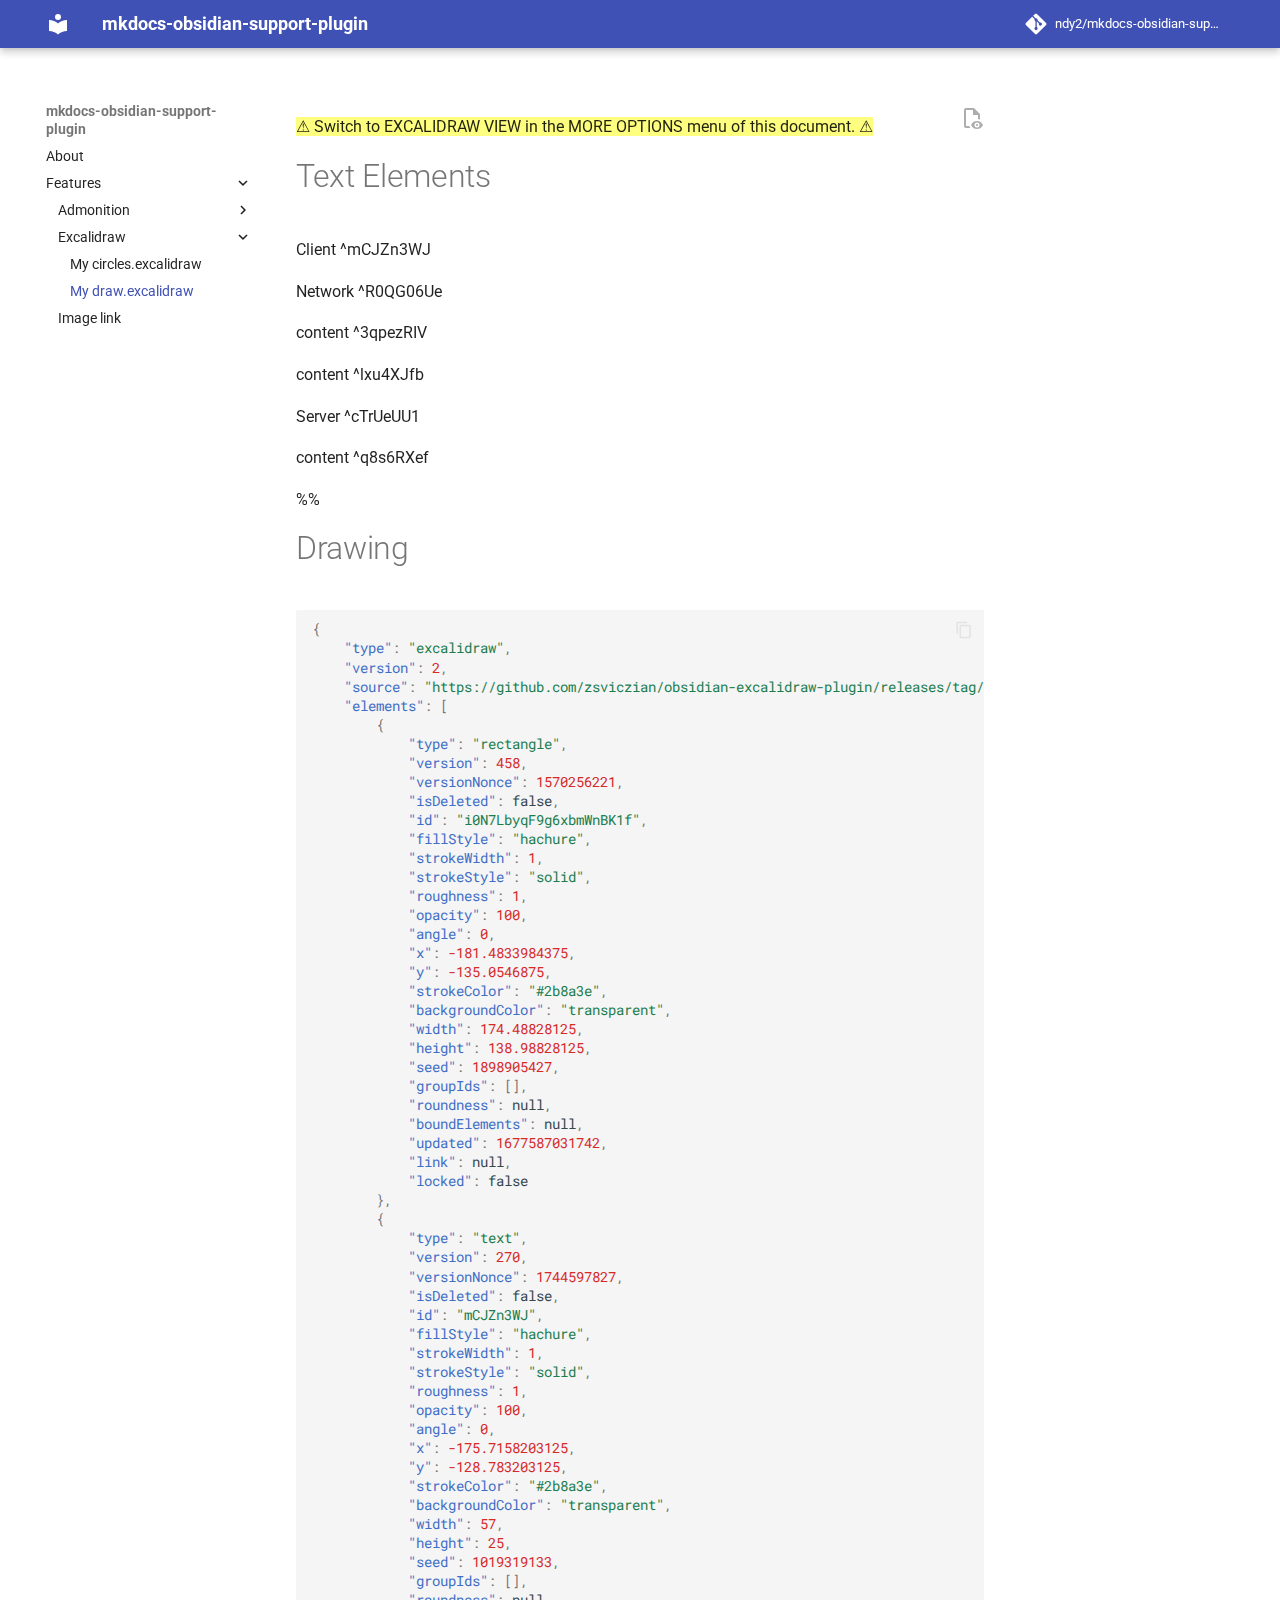
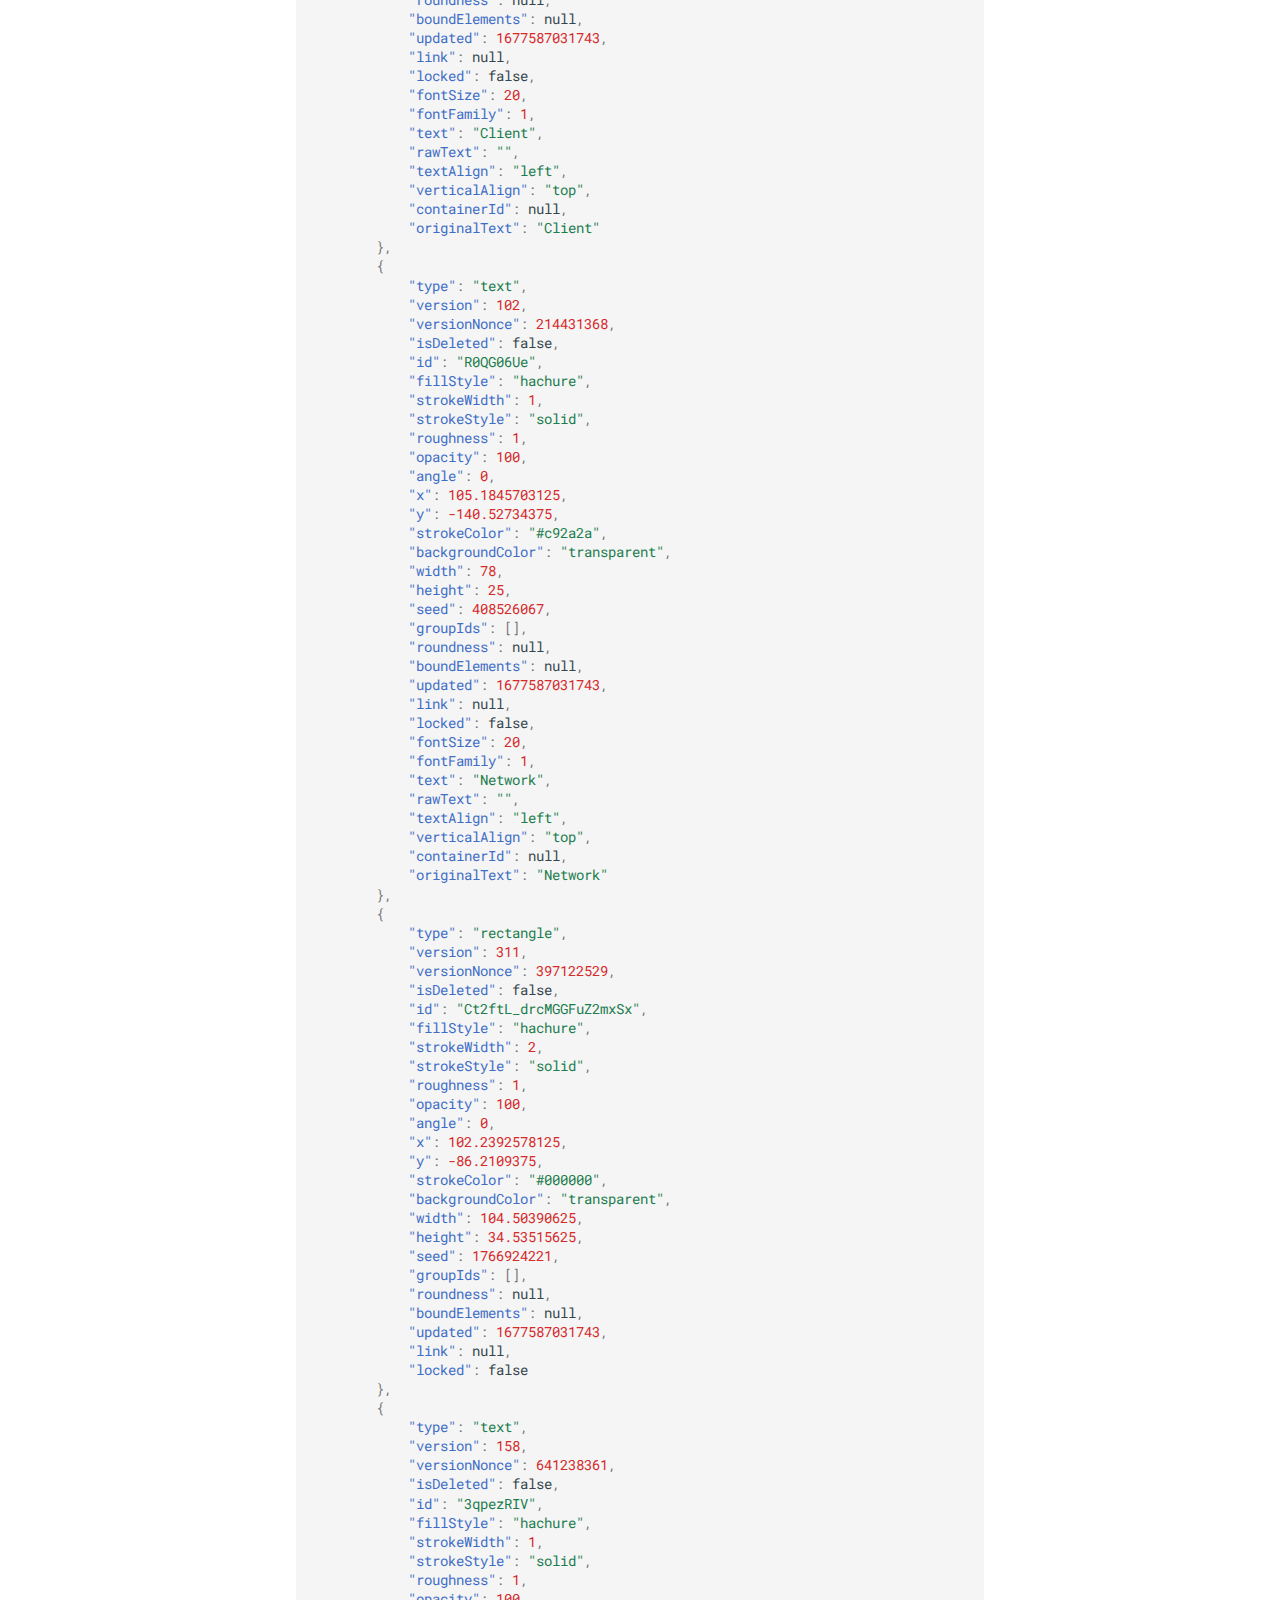
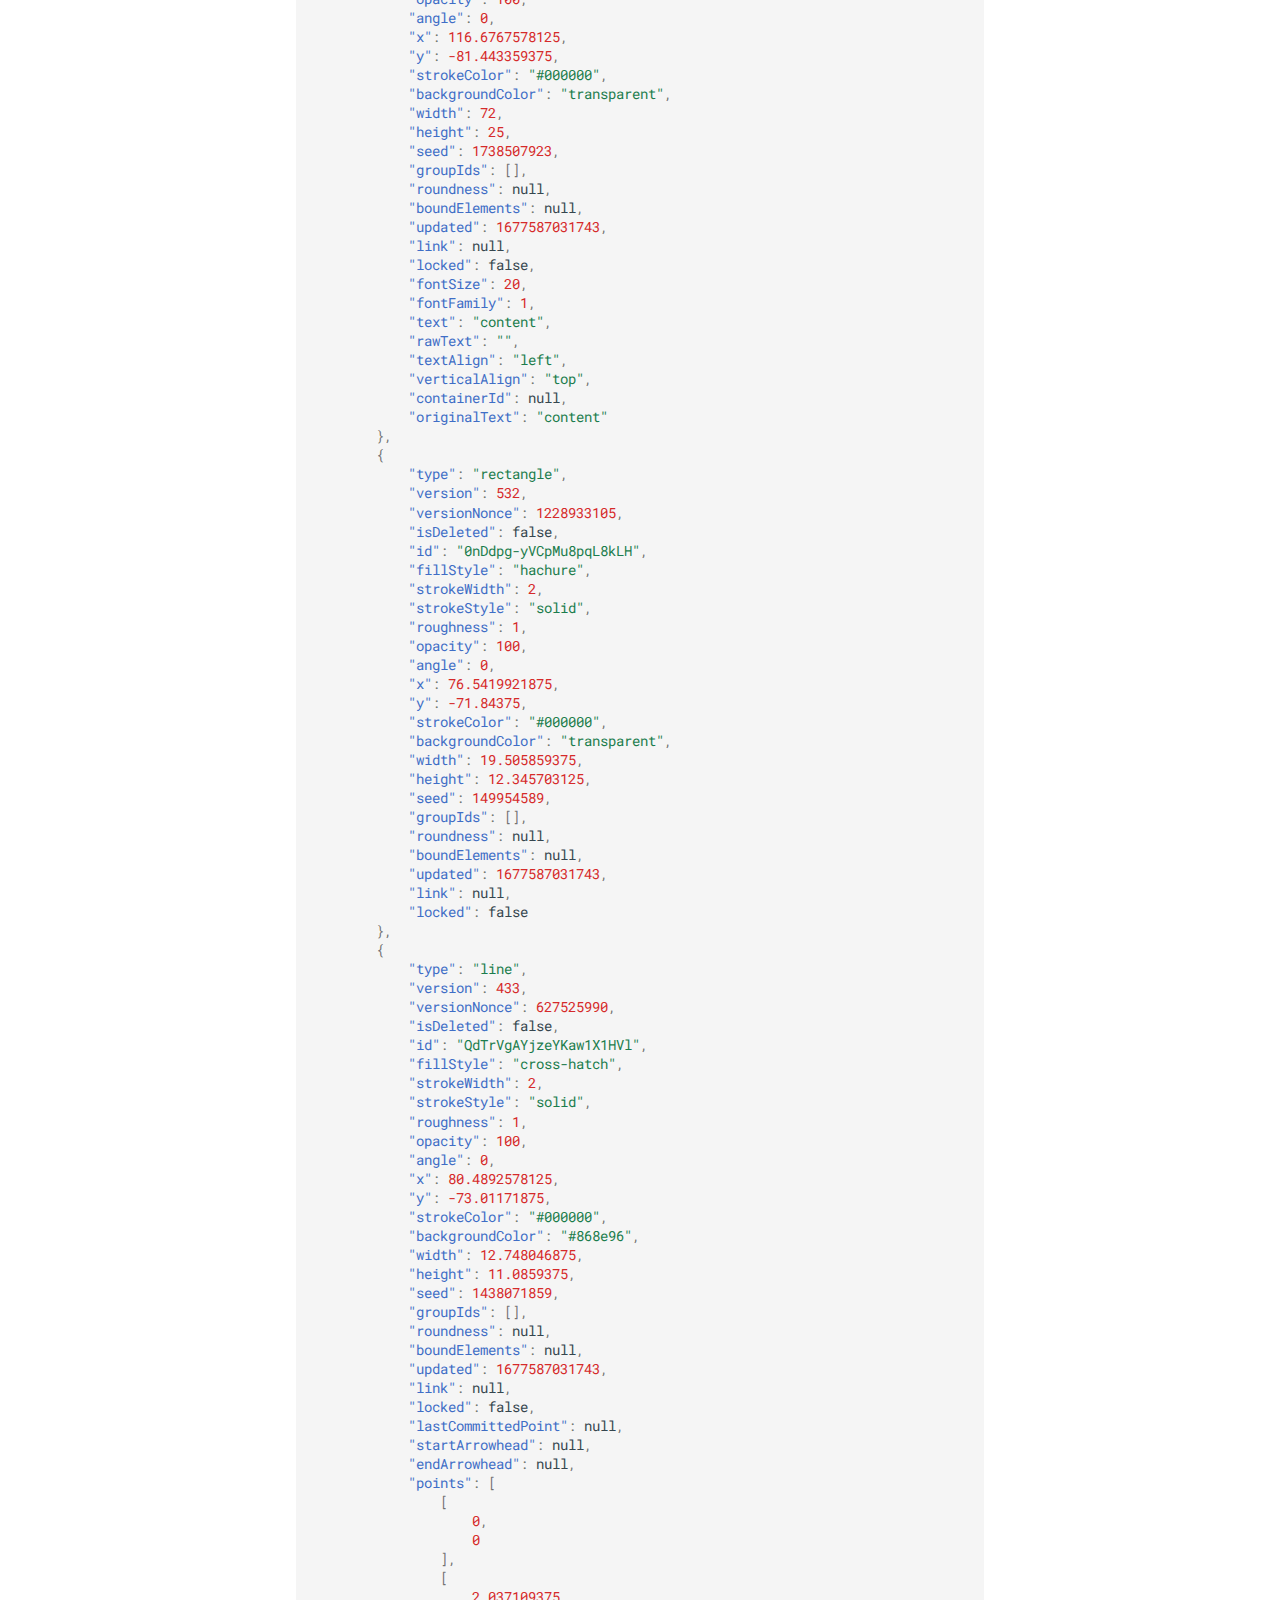
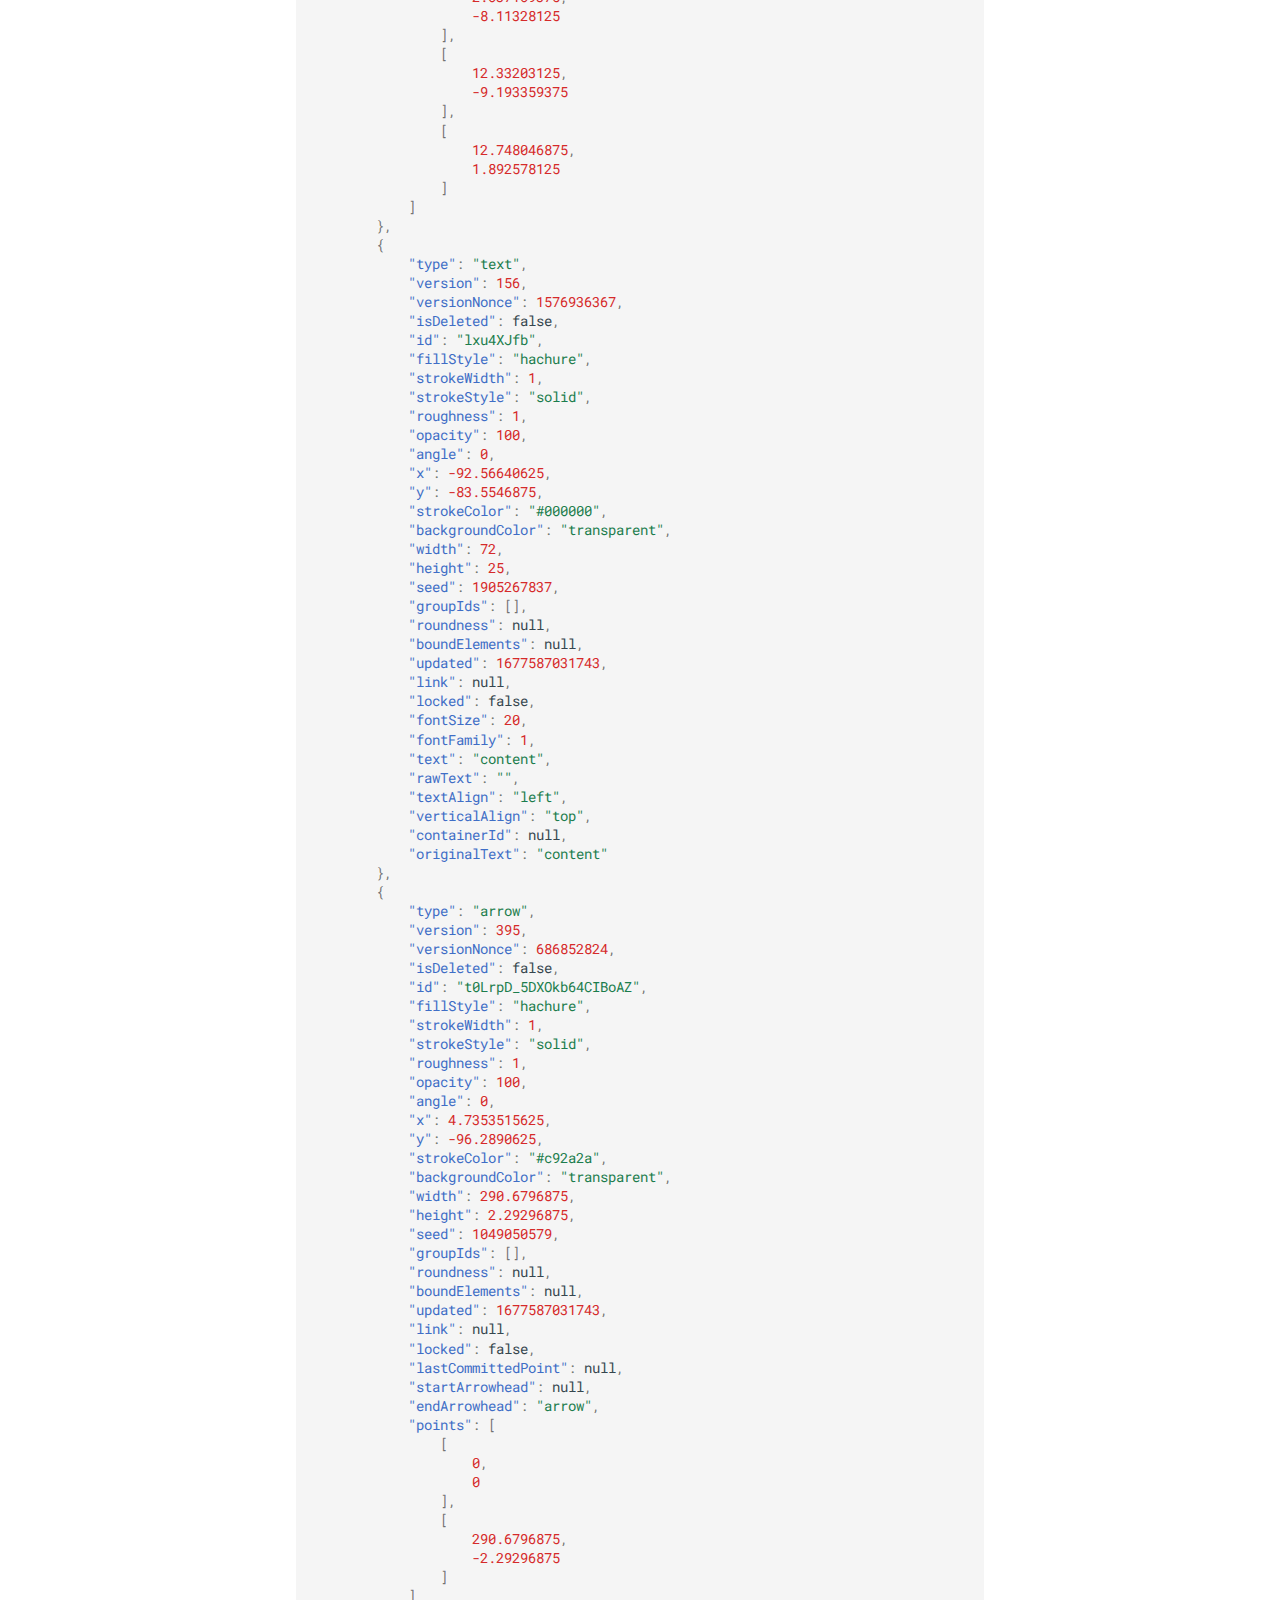
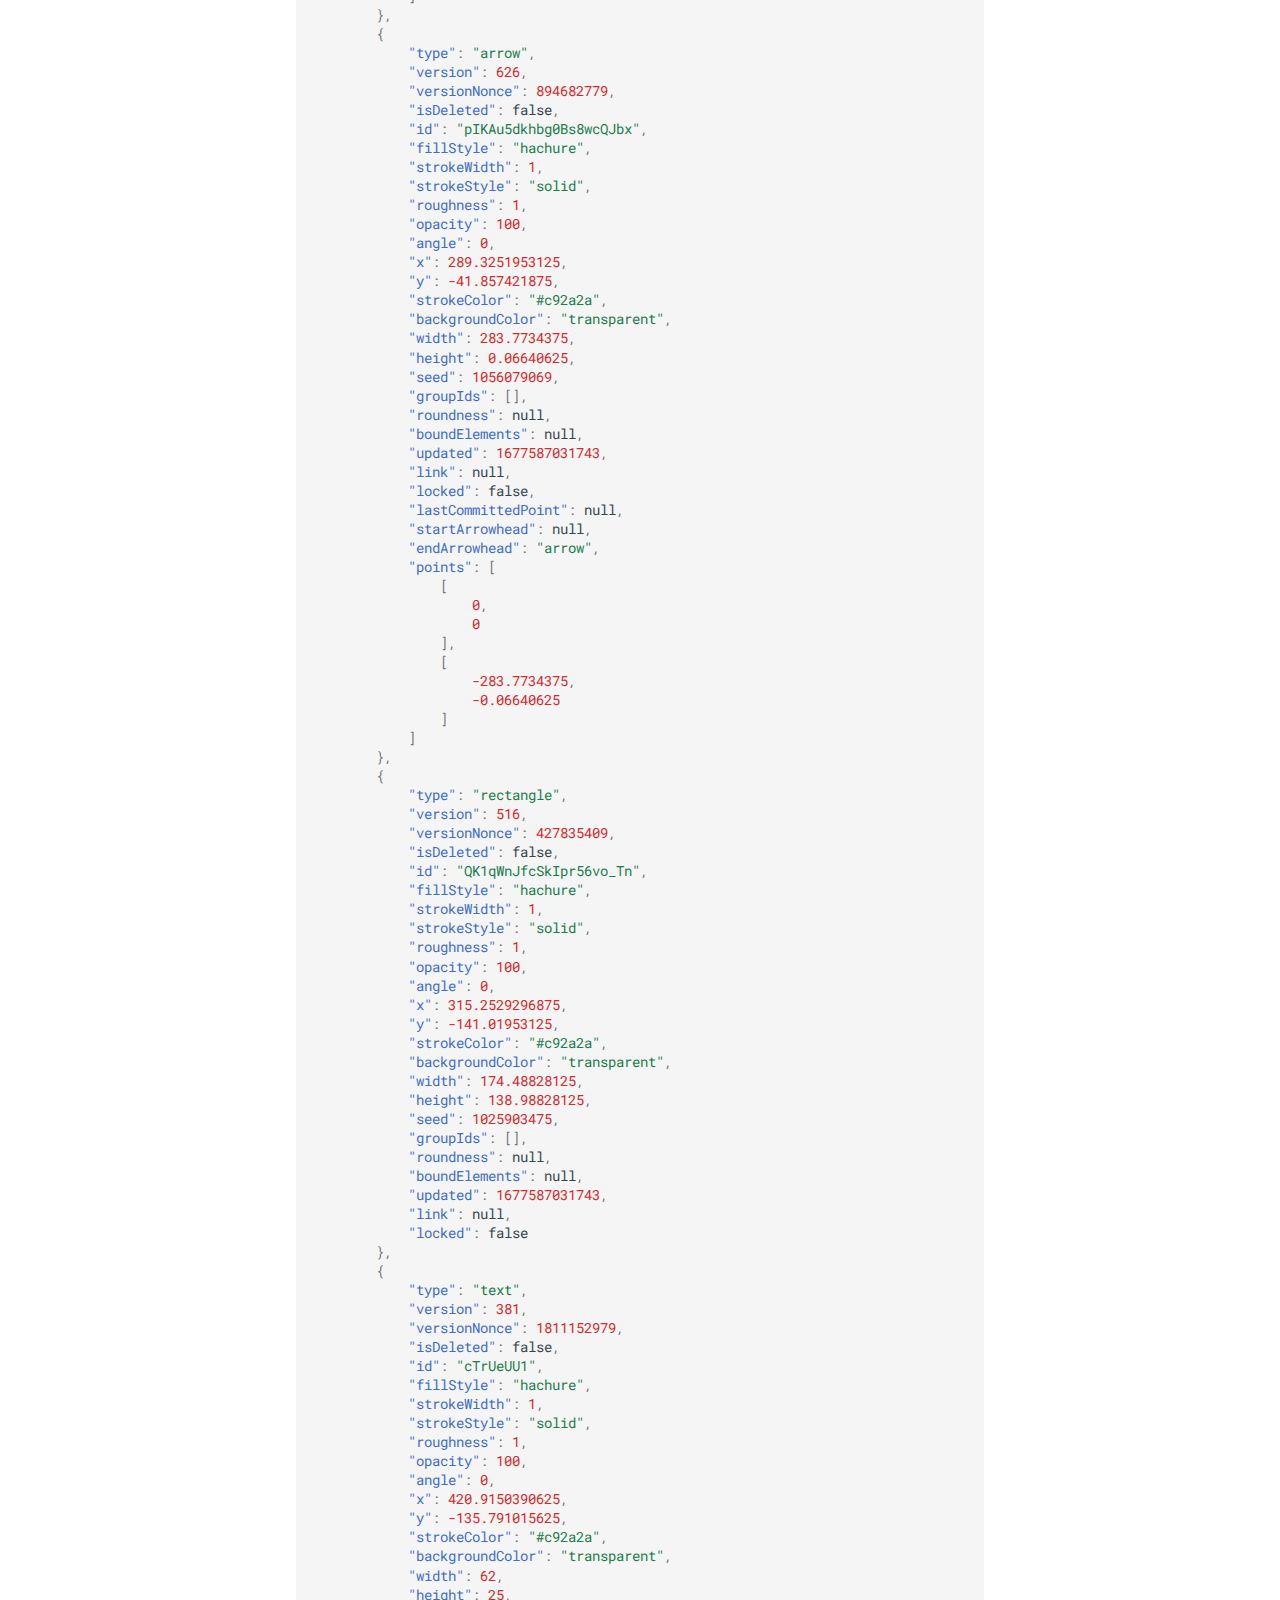
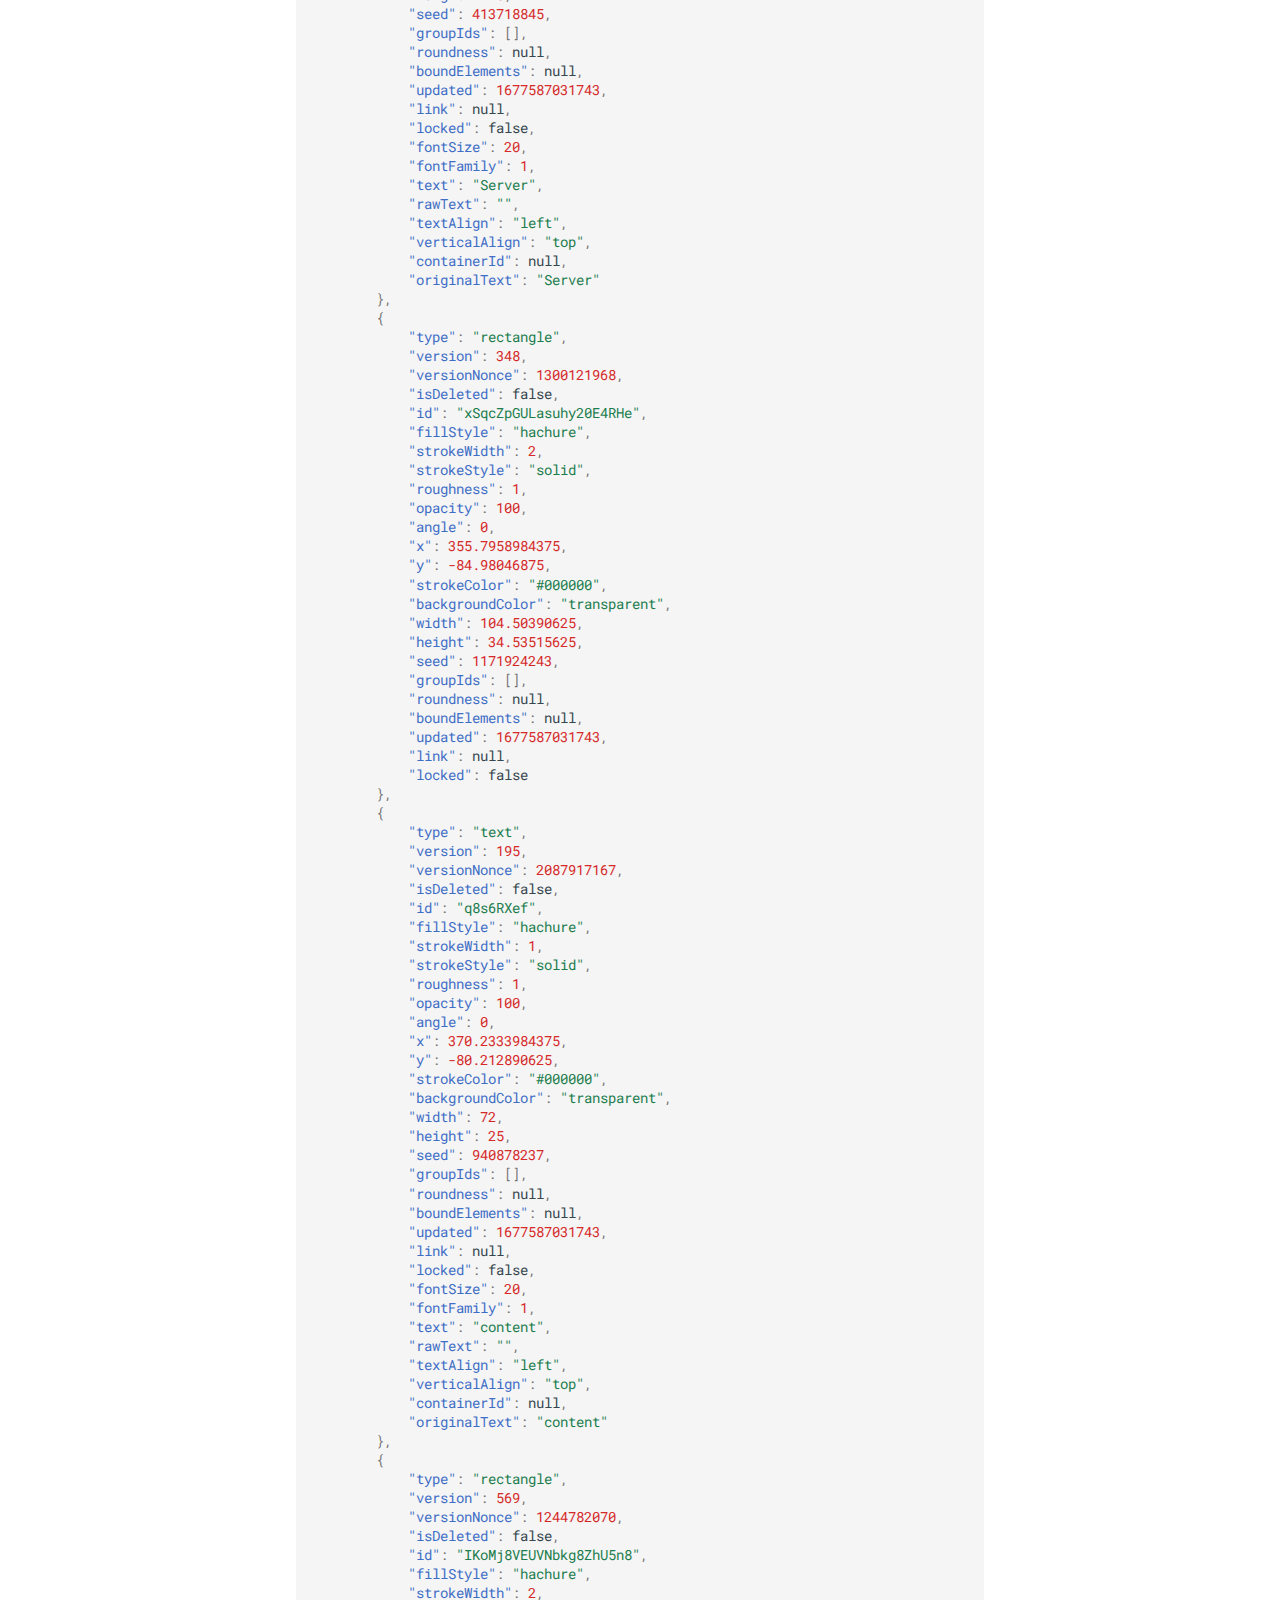
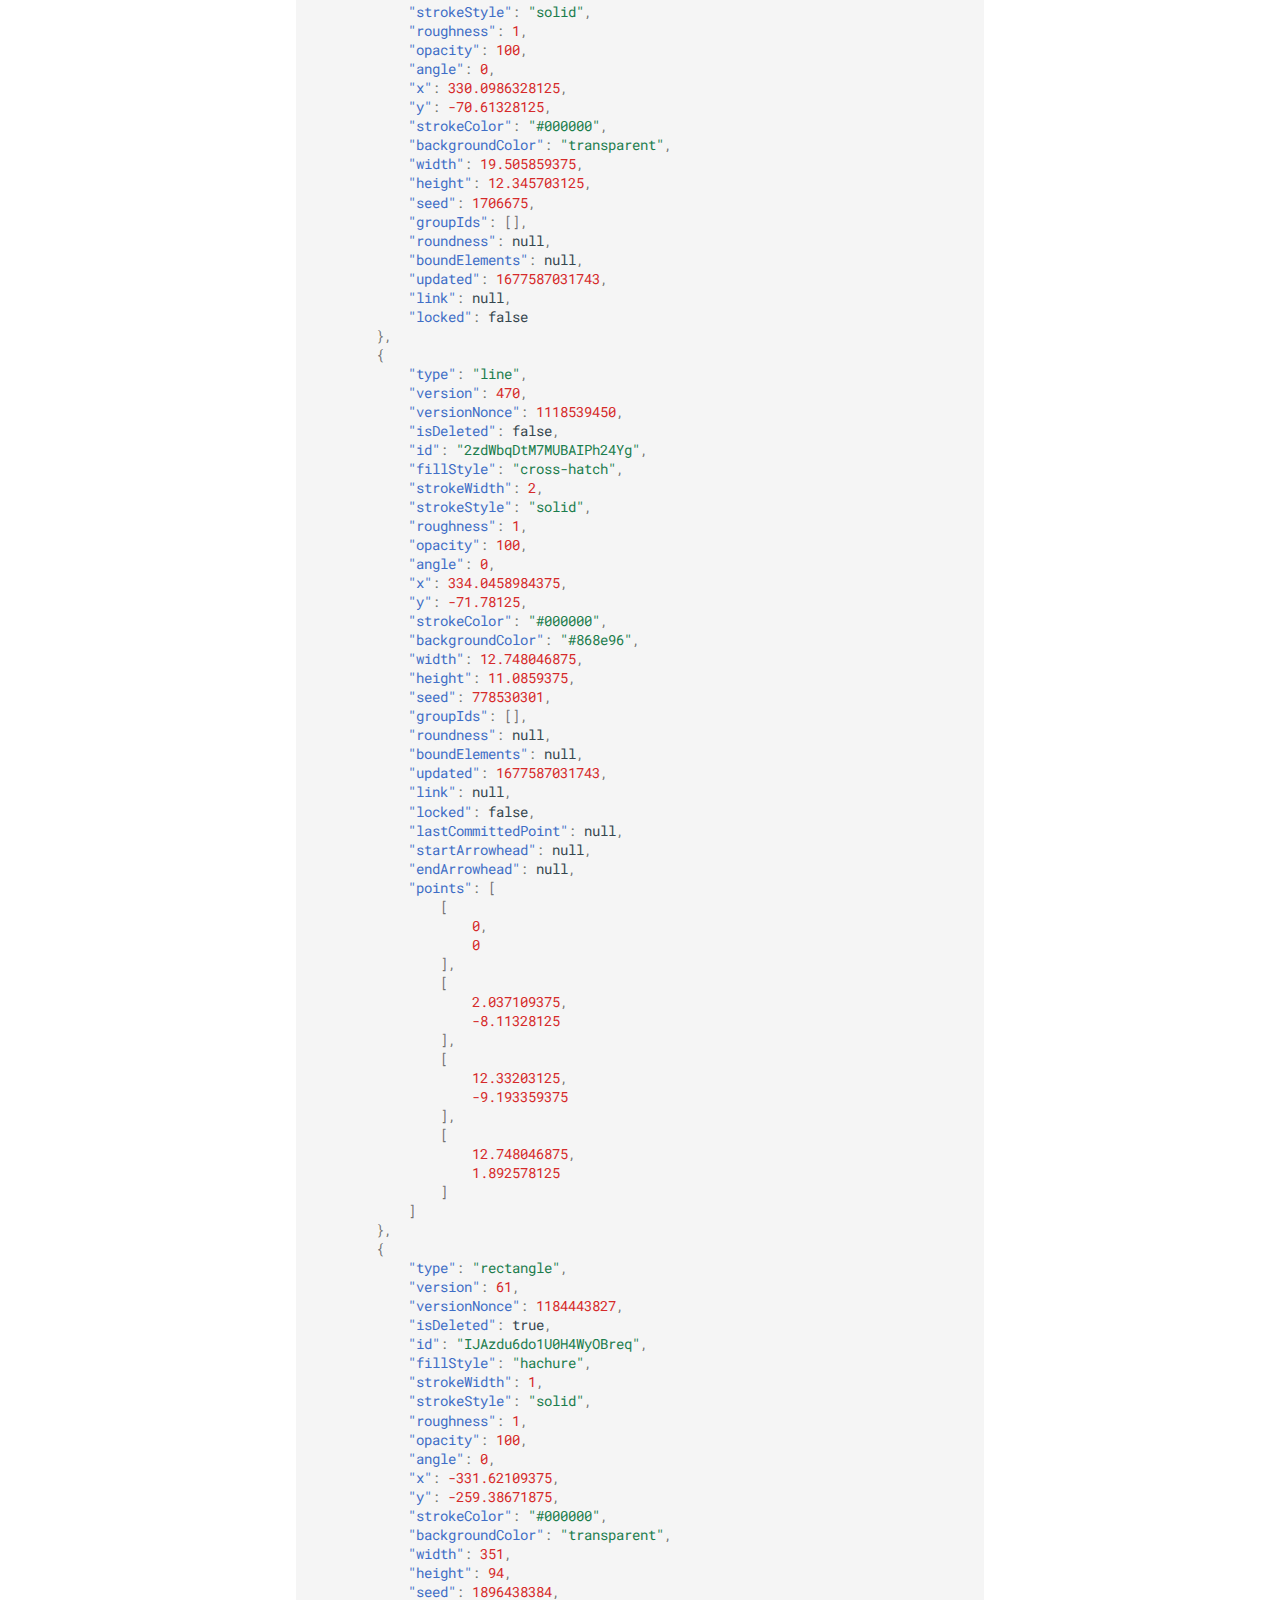
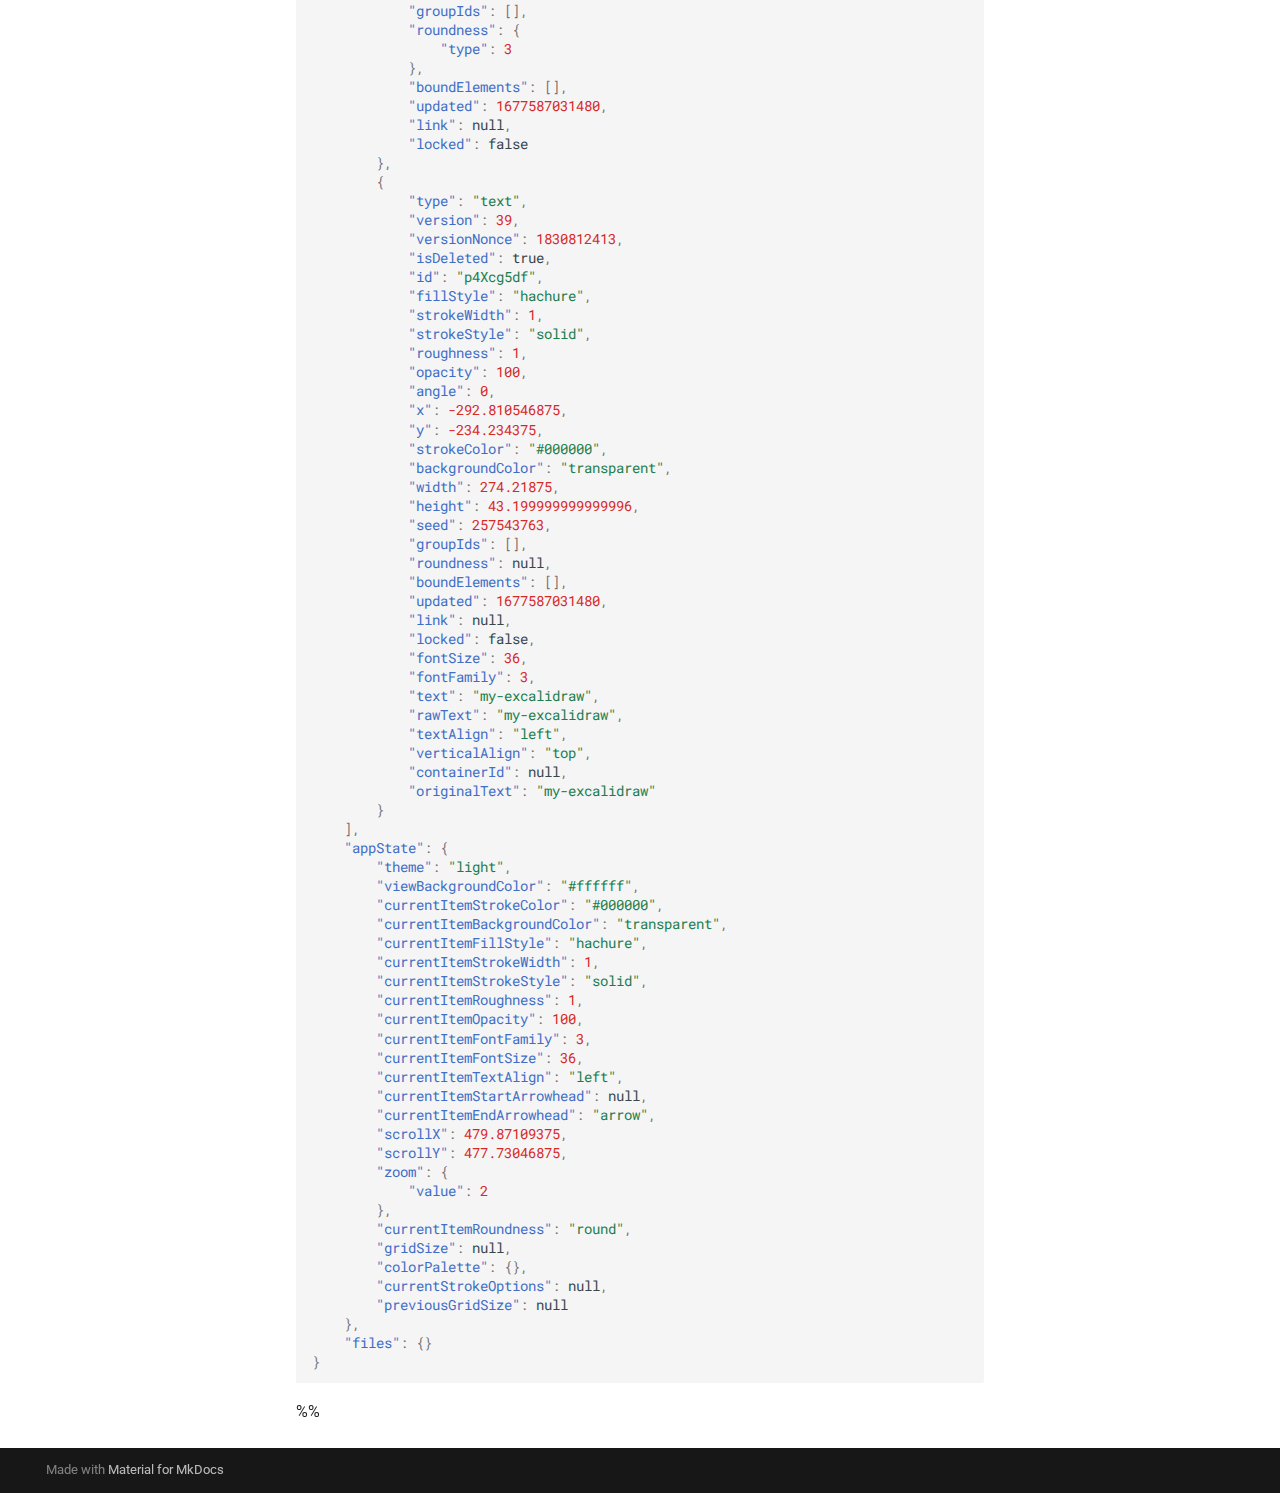
<file: features/excalidraw/my-draw.excalidraw/index.html>
<!DOCTYPE html>

<html class="no-js" lang="en">
<head>
<meta charset="utf-8"/>
<meta content="width=device-width,initial-scale=1" name="viewport"/>
<meta content="A MkDocs plugin that supports obsidian to mkdocs convert" name="description"/>
<link href="https://ndy2.github.io/features/excalidraw/my-draw.excalidraw/" rel="canonical"/>
<link href="../my-circles.excalidraw/" rel="prev"/>
<link href="../../image-link/" rel="next"/>
<link href="../../../assets/images/favicon.png" rel="icon"/>
<meta content="mkdocs-1.4.2, mkdocs-material-9.0.15" name="generator"/>
<title>My draw.excalidraw - mkdocs-obsidian-support-plugin</title>
<link href="../../../assets/stylesheets/main.113286f1.min.css" rel="stylesheet"/>
<link href="../../../assets/stylesheets/palette.a0c5b2b5.min.css" rel="stylesheet"/>
<link crossorigin="" href="https://fonts.gstatic.com" rel="preconnect"/>
<link href="https://fonts.googleapis.com/css?family=Roboto:300,300i,400,400i,700,700i%7CRoboto+Mono:400,400i,700,700i&amp;display=fallback" rel="stylesheet"/>
<style>:root{--md-text-font:"Roboto";--md-code-font:"Roboto Mono"}</style>
<script>__md_scope=new URL("../../..",location),__md_hash=e=>[...e].reduce((e,_)=>(e<<5)-e+_.charCodeAt(0),0),__md_get=(e,_=localStorage,t=__md_scope)=>JSON.parse(_.getItem(t.pathname+"."+e)),__md_set=(e,_,t=localStorage,a=__md_scope)=>{try{t.setItem(a.pathname+"."+e,JSON.stringify(_))}catch(e){}}</script>
<link href="../../../assets/stylesheets/glightbox.min.css" rel="stylesheet"/><style>
            html.glightbox-open { overflow: initial; height: 100%; }
            .gslide-title { margin-top: 0px; user-select: text; }
            .gslide-desc { color: #666; user-select: text; }
            .gslide-image img { background: white; }
            
                .gscrollbar-fixer { padding-right: 15px; }
                .gdesc-inner { font-size: 0.75rem; }
                body[data-md-color-scheme="slate"] .gdesc-inner { background: var(--md-default-bg-color);}
                body[data-md-color-scheme="slate"] .gslide-title { color: var(--md-default-fg-color);}
                body[data-md-color-scheme="slate"] .gslide-desc { color: var(--md-default-fg-color);}
                </style><script src="../../../assets/javascripts/glightbox.min.js"></script></head>
<body data-md-color-accent="" data-md-color-primary="" data-md-color-scheme="default" dir="ltr">
<input autocomplete="off" class="md-toggle" data-md-toggle="drawer" id="__drawer" type="checkbox"/>
<input autocomplete="off" class="md-toggle" data-md-toggle="search" id="__search" type="checkbox"/>
<label class="md-overlay" for="__drawer"></label>
<div data-md-component="skip">
<a class="md-skip" href="#text-elements">
          Skip to content
        </a>
</div>
<div data-md-component="announce">
</div>
<header class="md-header" data-md-component="header">
<nav aria-label="Header" class="md-header__inner md-grid">
<a aria-label="mkdocs-obsidian-support-plugin" class="md-header__button md-logo" data-md-component="logo" href="../../.." title="mkdocs-obsidian-support-plugin">
<svg viewbox="0 0 24 24" xmlns="http://www.w3.org/2000/svg"><path d="M12 8a3 3 0 0 0 3-3 3 3 0 0 0-3-3 3 3 0 0 0-3 3 3 3 0 0 0 3 3m0 3.54C9.64 9.35 6.5 8 3 8v11c3.5 0 6.64 1.35 9 3.54 2.36-2.19 5.5-3.54 9-3.54V8c-3.5 0-6.64 1.35-9 3.54Z"></path></svg>
</a>
<label class="md-header__button md-icon" for="__drawer">
<svg viewbox="0 0 24 24" xmlns="http://www.w3.org/2000/svg"><path d="M3 6h18v2H3V6m0 5h18v2H3v-2m0 5h18v2H3v-2Z"></path></svg>
</label>
<div class="md-header__title" data-md-component="header-title">
<div class="md-header__ellipsis">
<div class="md-header__topic">
<span class="md-ellipsis">
            mkdocs-obsidian-support-plugin
          </span>
</div>
<div class="md-header__topic" data-md-component="header-topic">
<span class="md-ellipsis">
            
              My draw.excalidraw
            
          </span>
</div>
</div>
</div>
<div class="md-header__source">
<a class="md-source" data-md-component="source" href="https://github.com/ndy2/mkdocs-obsidian-support-plugin" title="Go to repository">
<div class="md-source__icon md-icon">
<svg viewbox="0 0 448 512" xmlns="http://www.w3.org/2000/svg"><!--! Font Awesome Free 6.3.0 by @fontawesome - https://fontawesome.com License - https://fontawesome.com/license/free (Icons: CC BY 4.0, Fonts: SIL OFL 1.1, Code: MIT License) Copyright 2023 Fonticons, Inc.--><path d="M439.55 236.05 244 40.45a28.87 28.87 0 0 0-40.81 0l-40.66 40.63 51.52 51.52c27.06-9.14 52.68 16.77 43.39 43.68l49.66 49.66c34.23-11.8 61.18 31 35.47 56.69-26.49 26.49-70.21-2.87-56-37.34L240.22 199v121.85c25.3 12.54 22.26 41.85 9.08 55a34.34 34.34 0 0 1-48.55 0c-17.57-17.6-11.07-46.91 11.25-56v-123c-20.8-8.51-24.6-30.74-18.64-45L142.57 101 8.45 235.14a28.86 28.86 0 0 0 0 40.81l195.61 195.6a28.86 28.86 0 0 0 40.8 0l194.69-194.69a28.86 28.86 0 0 0 0-40.81z"></path></svg>
</div>
<div class="md-source__repository">
    ndy2/mkdocs-obsidian-support-plugin
  </div>
</a>
</div>
</nav>
</header>
<div class="md-container" data-md-component="container">
<main class="md-main" data-md-component="main">
<div class="md-main__inner md-grid">
<div class="md-sidebar md-sidebar--primary" data-md-component="sidebar" data-md-type="navigation">
<div class="md-sidebar__scrollwrap">
<div class="md-sidebar__inner">
<nav aria-label="Navigation" class="md-nav md-nav--primary" data-md-level="0">
<label class="md-nav__title" for="__drawer">
<a aria-label="mkdocs-obsidian-support-plugin" class="md-nav__button md-logo" data-md-component="logo" href="../../.." title="mkdocs-obsidian-support-plugin">
<svg viewbox="0 0 24 24" xmlns="http://www.w3.org/2000/svg"><path d="M12 8a3 3 0 0 0 3-3 3 3 0 0 0-3-3 3 3 0 0 0-3 3 3 3 0 0 0 3 3m0 3.54C9.64 9.35 6.5 8 3 8v11c3.5 0 6.64 1.35 9 3.54 2.36-2.19 5.5-3.54 9-3.54V8c-3.5 0-6.64 1.35-9 3.54Z"></path></svg>
</a>
    mkdocs-obsidian-support-plugin
  </label>
<div class="md-nav__source">
<a class="md-source" data-md-component="source" href="https://github.com/ndy2/mkdocs-obsidian-support-plugin" title="Go to repository">
<div class="md-source__icon md-icon">
<svg viewbox="0 0 448 512" xmlns="http://www.w3.org/2000/svg"><!--! Font Awesome Free 6.3.0 by @fontawesome - https://fontawesome.com License - https://fontawesome.com/license/free (Icons: CC BY 4.0, Fonts: SIL OFL 1.1, Code: MIT License) Copyright 2023 Fonticons, Inc.--><path d="M439.55 236.05 244 40.45a28.87 28.87 0 0 0-40.81 0l-40.66 40.63 51.52 51.52c27.06-9.14 52.68 16.77 43.39 43.68l49.66 49.66c34.23-11.8 61.18 31 35.47 56.69-26.49 26.49-70.21-2.87-56-37.34L240.22 199v121.85c25.3 12.54 22.26 41.85 9.08 55a34.34 34.34 0 0 1-48.55 0c-17.57-17.6-11.07-46.91 11.25-56v-123c-20.8-8.51-24.6-30.74-18.64-45L142.57 101 8.45 235.14a28.86 28.86 0 0 0 0 40.81l195.61 195.6a28.86 28.86 0 0 0 40.8 0l194.69-194.69a28.86 28.86 0 0 0 0-40.81z"></path></svg>
</div>
<div class="md-source__repository">
    ndy2/mkdocs-obsidian-support-plugin
  </div>
</a>
</div>
<ul class="md-nav__list" data-md-scrollfix="">
<li class="md-nav__item">
<a class="md-nav__link" href="../../..">
        About
      </a>
</li>
<li class="md-nav__item md-nav__item--active md-nav__item--nested">
<input checked="" class="md-nav__toggle md-toggle" id="__nav_2" type="checkbox"/>
<label class="md-nav__link" for="__nav_2" id="__nav_2_label" tabindex="0">
          Features
          <span class="md-nav__icon md-icon"></span>
</label>
<nav aria-expanded="true" aria-labelledby="__nav_2_label" class="md-nav" data-md-level="1">
<label class="md-nav__title" for="__nav_2">
<span class="md-nav__icon md-icon"></span>
          Features
        </label>
<ul class="md-nav__list" data-md-scrollfix="">
<li class="md-nav__item md-nav__item--nested">
<input class="md-nav__toggle md-toggle" id="__nav_2_1" type="checkbox"/>
<div class="md-nav__link md-nav__link--index">
<a href="../../admonition/">Admonition</a>
<label for="__nav_2_1">
<span class="md-nav__icon md-icon"></span>
</label>
</div>
<nav aria-expanded="false" aria-labelledby="__nav_2_1_label" class="md-nav" data-md-level="2">
<label class="md-nav__title" for="__nav_2_1">
<span class="md-nav__icon md-icon"></span>
          Admonition
        </label>
<ul class="md-nav__list" data-md-scrollfix="">
<li class="md-nav__item">
<a class="md-nav__link" href="../../admonition/demo/">
        Demo
      </a>
</li>
</ul>
</nav>
</li>
<li class="md-nav__item md-nav__item--active md-nav__item--nested">
<input checked="" class="md-nav__toggle md-toggle" id="__nav_2_2" type="checkbox"/>
<div class="md-nav__link md-nav__link--index">
<a href="../">Excalidraw</a>
<label for="__nav_2_2">
<span class="md-nav__icon md-icon"></span>
</label>
</div>
<nav aria-expanded="true" aria-labelledby="__nav_2_2_label" class="md-nav" data-md-level="2">
<label class="md-nav__title" for="__nav_2_2">
<span class="md-nav__icon md-icon"></span>
          Excalidraw
        </label>
<ul class="md-nav__list" data-md-scrollfix="">
<li class="md-nav__item">
<a class="md-nav__link" href="../my-circles.excalidraw/">
        My circles.excalidraw
      </a>
</li>
<li class="md-nav__item md-nav__item--active">
<input class="md-nav__toggle md-toggle" id="__toc" type="checkbox"/>
<a class="md-nav__link md-nav__link--active" href="./">
        My draw.excalidraw
      </a>
</li>
</ul>
</nav>
</li>
<li class="md-nav__item md-nav__item--nested">
<input class="md-nav__toggle md-toggle" id="__nav_2_3" type="checkbox"/>
<div class="md-nav__link md-nav__link--index">
<a href="../../image-link/">Image link</a>
</div>
<nav aria-expanded="false" aria-labelledby="__nav_2_3_label" class="md-nav" data-md-level="2">
<label class="md-nav__title" for="__nav_2_3">
<span class="md-nav__icon md-icon"></span>
          Image link
        </label>
<ul class="md-nav__list" data-md-scrollfix="">
</ul>
</nav>
</li>
</ul>
</nav>
</li>
</ul>
</nav>
</div>
</div>
</div>
<div class="md-sidebar md-sidebar--secondary" data-md-component="sidebar" data-md-type="toc">
<div class="md-sidebar__scrollwrap">
<div class="md-sidebar__inner">
<nav aria-label="Table of contents" class="md-nav md-nav--secondary">
</nav>
</div>
</div>
</div>
<div class="md-content" data-md-component="content">
<article class="md-content__inner md-typeset">
<a class="md-content__button md-icon" href="https://github.com/ndy2/mkdocs-obsidian-support-plugin/raw/main/docs/features/excalidraw/my-draw.excalidraw.md" title="View source of this page">
<svg viewbox="0 0 24 24" xmlns="http://www.w3.org/2000/svg"><path d="M17 18c.56 0 1 .44 1 1s-.44 1-1 1-1-.44-1-1 .44-1 1-1m0-3c-2.73 0-5.06 1.66-6 4 .94 2.34 3.27 4 6 4s5.06-1.66 6-4c-.94-2.34-3.27-4-6-4m0 6.5a2.5 2.5 0 0 1-2.5-2.5 2.5 2.5 0 0 1 2.5-2.5 2.5 2.5 0 0 1 2.5 2.5 2.5 2.5 0 0 1-2.5 2.5M9.27 20H6V4h7v5h5v4.07c.7.08 1.36.25 2 .49V8l-6-6H6a2 2 0 0 0-2 2v16a2 2 0 0 0 2 2h4.5a8.15 8.15 0 0 1-1.23-2Z"></path></svg>
</a>
<p><mark>⚠  Switch to EXCALIDRAW VIEW in the MORE OPTIONS menu of this document. ⚠</mark></p>
<h1 id="text-elements">Text Elements<a class="headerlink" href="#text-elements" title="Permanent link">¶</a></h1>
<p>Client ^mCJZn3WJ</p>
<p>Network ^R0QG06Ue</p>
<p>content ^3qpezRIV</p>
<p>content ^lxu4XJfb</p>
<p>Server ^cTrUeUU1</p>
<p>content ^q8s6RXef</p>
<p>%%</p>
<h1 id="drawing">Drawing<a class="headerlink" href="#drawing" title="Permanent link">¶</a></h1>
<p><div class="highlight"><pre><span></span><code><span class="p">{</span>
<span class="w">    </span><span class="nt">"type"</span><span class="p">:</span><span class="w"> </span><span class="s2">"excalidraw"</span><span class="p">,</span>
<span class="w">    </span><span class="nt">"version"</span><span class="p">:</span><span class="w"> </span><span class="mi">2</span><span class="p">,</span>
<span class="w">    </span><span class="nt">"source"</span><span class="p">:</span><span class="w"> </span><span class="s2">"https://github.com/zsviczian/obsidian-excalidraw-plugin/releases/tag/1.8.17"</span><span class="p">,</span>
<span class="w">    </span><span class="nt">"elements"</span><span class="p">:</span><span class="w"> </span><span class="p">[</span>
<span class="w">        </span><span class="p">{</span>
<span class="w">            </span><span class="nt">"type"</span><span class="p">:</span><span class="w"> </span><span class="s2">"rectangle"</span><span class="p">,</span>
<span class="w">            </span><span class="nt">"version"</span><span class="p">:</span><span class="w"> </span><span class="mi">458</span><span class="p">,</span>
<span class="w">            </span><span class="nt">"versionNonce"</span><span class="p">:</span><span class="w"> </span><span class="mi">1570256221</span><span class="p">,</span>
<span class="w">            </span><span class="nt">"isDeleted"</span><span class="p">:</span><span class="w"> </span><span class="kc">false</span><span class="p">,</span>
<span class="w">            </span><span class="nt">"id"</span><span class="p">:</span><span class="w"> </span><span class="s2">"i0N7LbyqF9g6xbmWnBK1f"</span><span class="p">,</span>
<span class="w">            </span><span class="nt">"fillStyle"</span><span class="p">:</span><span class="w"> </span><span class="s2">"hachure"</span><span class="p">,</span>
<span class="w">            </span><span class="nt">"strokeWidth"</span><span class="p">:</span><span class="w"> </span><span class="mi">1</span><span class="p">,</span>
<span class="w">            </span><span class="nt">"strokeStyle"</span><span class="p">:</span><span class="w"> </span><span class="s2">"solid"</span><span class="p">,</span>
<span class="w">            </span><span class="nt">"roughness"</span><span class="p">:</span><span class="w"> </span><span class="mi">1</span><span class="p">,</span>
<span class="w">            </span><span class="nt">"opacity"</span><span class="p">:</span><span class="w"> </span><span class="mi">100</span><span class="p">,</span>
<span class="w">            </span><span class="nt">"angle"</span><span class="p">:</span><span class="w"> </span><span class="mi">0</span><span class="p">,</span>
<span class="w">            </span><span class="nt">"x"</span><span class="p">:</span><span class="w"> </span><span class="mf">-181.4833984375</span><span class="p">,</span>
<span class="w">            </span><span class="nt">"y"</span><span class="p">:</span><span class="w"> </span><span class="mf">-135.0546875</span><span class="p">,</span>
<span class="w">            </span><span class="nt">"strokeColor"</span><span class="p">:</span><span class="w"> </span><span class="s2">"#2b8a3e"</span><span class="p">,</span>
<span class="w">            </span><span class="nt">"backgroundColor"</span><span class="p">:</span><span class="w"> </span><span class="s2">"transparent"</span><span class="p">,</span>
<span class="w">            </span><span class="nt">"width"</span><span class="p">:</span><span class="w"> </span><span class="mf">174.48828125</span><span class="p">,</span>
<span class="w">            </span><span class="nt">"height"</span><span class="p">:</span><span class="w"> </span><span class="mf">138.98828125</span><span class="p">,</span>
<span class="w">            </span><span class="nt">"seed"</span><span class="p">:</span><span class="w"> </span><span class="mi">1898905427</span><span class="p">,</span>
<span class="w">            </span><span class="nt">"groupIds"</span><span class="p">:</span><span class="w"> </span><span class="p">[],</span>
<span class="w">            </span><span class="nt">"roundness"</span><span class="p">:</span><span class="w"> </span><span class="kc">null</span><span class="p">,</span>
<span class="w">            </span><span class="nt">"boundElements"</span><span class="p">:</span><span class="w"> </span><span class="kc">null</span><span class="p">,</span>
<span class="w">            </span><span class="nt">"updated"</span><span class="p">:</span><span class="w"> </span><span class="mi">1677587031742</span><span class="p">,</span>
<span class="w">            </span><span class="nt">"link"</span><span class="p">:</span><span class="w"> </span><span class="kc">null</span><span class="p">,</span>
<span class="w">            </span><span class="nt">"locked"</span><span class="p">:</span><span class="w"> </span><span class="kc">false</span>
<span class="w">        </span><span class="p">},</span>
<span class="w">        </span><span class="p">{</span>
<span class="w">            </span><span class="nt">"type"</span><span class="p">:</span><span class="w"> </span><span class="s2">"text"</span><span class="p">,</span>
<span class="w">            </span><span class="nt">"version"</span><span class="p">:</span><span class="w"> </span><span class="mi">270</span><span class="p">,</span>
<span class="w">            </span><span class="nt">"versionNonce"</span><span class="p">:</span><span class="w"> </span><span class="mi">1744597827</span><span class="p">,</span>
<span class="w">            </span><span class="nt">"isDeleted"</span><span class="p">:</span><span class="w"> </span><span class="kc">false</span><span class="p">,</span>
<span class="w">            </span><span class="nt">"id"</span><span class="p">:</span><span class="w"> </span><span class="s2">"mCJZn3WJ"</span><span class="p">,</span>
<span class="w">            </span><span class="nt">"fillStyle"</span><span class="p">:</span><span class="w"> </span><span class="s2">"hachure"</span><span class="p">,</span>
<span class="w">            </span><span class="nt">"strokeWidth"</span><span class="p">:</span><span class="w"> </span><span class="mi">1</span><span class="p">,</span>
<span class="w">            </span><span class="nt">"strokeStyle"</span><span class="p">:</span><span class="w"> </span><span class="s2">"solid"</span><span class="p">,</span>
<span class="w">            </span><span class="nt">"roughness"</span><span class="p">:</span><span class="w"> </span><span class="mi">1</span><span class="p">,</span>
<span class="w">            </span><span class="nt">"opacity"</span><span class="p">:</span><span class="w"> </span><span class="mi">100</span><span class="p">,</span>
<span class="w">            </span><span class="nt">"angle"</span><span class="p">:</span><span class="w"> </span><span class="mi">0</span><span class="p">,</span>
<span class="w">            </span><span class="nt">"x"</span><span class="p">:</span><span class="w"> </span><span class="mf">-175.7158203125</span><span class="p">,</span>
<span class="w">            </span><span class="nt">"y"</span><span class="p">:</span><span class="w"> </span><span class="mf">-128.783203125</span><span class="p">,</span>
<span class="w">            </span><span class="nt">"strokeColor"</span><span class="p">:</span><span class="w"> </span><span class="s2">"#2b8a3e"</span><span class="p">,</span>
<span class="w">            </span><span class="nt">"backgroundColor"</span><span class="p">:</span><span class="w"> </span><span class="s2">"transparent"</span><span class="p">,</span>
<span class="w">            </span><span class="nt">"width"</span><span class="p">:</span><span class="w"> </span><span class="mi">57</span><span class="p">,</span>
<span class="w">            </span><span class="nt">"height"</span><span class="p">:</span><span class="w"> </span><span class="mi">25</span><span class="p">,</span>
<span class="w">            </span><span class="nt">"seed"</span><span class="p">:</span><span class="w"> </span><span class="mi">1019319133</span><span class="p">,</span>
<span class="w">            </span><span class="nt">"groupIds"</span><span class="p">:</span><span class="w"> </span><span class="p">[],</span>
<span class="w">            </span><span class="nt">"roundness"</span><span class="p">:</span><span class="w"> </span><span class="kc">null</span><span class="p">,</span>
<span class="w">            </span><span class="nt">"boundElements"</span><span class="p">:</span><span class="w"> </span><span class="kc">null</span><span class="p">,</span>
<span class="w">            </span><span class="nt">"updated"</span><span class="p">:</span><span class="w"> </span><span class="mi">1677587031743</span><span class="p">,</span>
<span class="w">            </span><span class="nt">"link"</span><span class="p">:</span><span class="w"> </span><span class="kc">null</span><span class="p">,</span>
<span class="w">            </span><span class="nt">"locked"</span><span class="p">:</span><span class="w"> </span><span class="kc">false</span><span class="p">,</span>
<span class="w">            </span><span class="nt">"fontSize"</span><span class="p">:</span><span class="w"> </span><span class="mi">20</span><span class="p">,</span>
<span class="w">            </span><span class="nt">"fontFamily"</span><span class="p">:</span><span class="w"> </span><span class="mi">1</span><span class="p">,</span>
<span class="w">            </span><span class="nt">"text"</span><span class="p">:</span><span class="w"> </span><span class="s2">"Client"</span><span class="p">,</span>
<span class="w">            </span><span class="nt">"rawText"</span><span class="p">:</span><span class="w"> </span><span class="s2">""</span><span class="p">,</span>
<span class="w">            </span><span class="nt">"textAlign"</span><span class="p">:</span><span class="w"> </span><span class="s2">"left"</span><span class="p">,</span>
<span class="w">            </span><span class="nt">"verticalAlign"</span><span class="p">:</span><span class="w"> </span><span class="s2">"top"</span><span class="p">,</span>
<span class="w">            </span><span class="nt">"containerId"</span><span class="p">:</span><span class="w"> </span><span class="kc">null</span><span class="p">,</span>
<span class="w">            </span><span class="nt">"originalText"</span><span class="p">:</span><span class="w"> </span><span class="s2">"Client"</span>
<span class="w">        </span><span class="p">},</span>
<span class="w">        </span><span class="p">{</span>
<span class="w">            </span><span class="nt">"type"</span><span class="p">:</span><span class="w"> </span><span class="s2">"text"</span><span class="p">,</span>
<span class="w">            </span><span class="nt">"version"</span><span class="p">:</span><span class="w"> </span><span class="mi">102</span><span class="p">,</span>
<span class="w">            </span><span class="nt">"versionNonce"</span><span class="p">:</span><span class="w"> </span><span class="mi">214431368</span><span class="p">,</span>
<span class="w">            </span><span class="nt">"isDeleted"</span><span class="p">:</span><span class="w"> </span><span class="kc">false</span><span class="p">,</span>
<span class="w">            </span><span class="nt">"id"</span><span class="p">:</span><span class="w"> </span><span class="s2">"R0QG06Ue"</span><span class="p">,</span>
<span class="w">            </span><span class="nt">"fillStyle"</span><span class="p">:</span><span class="w"> </span><span class="s2">"hachure"</span><span class="p">,</span>
<span class="w">            </span><span class="nt">"strokeWidth"</span><span class="p">:</span><span class="w"> </span><span class="mi">1</span><span class="p">,</span>
<span class="w">            </span><span class="nt">"strokeStyle"</span><span class="p">:</span><span class="w"> </span><span class="s2">"solid"</span><span class="p">,</span>
<span class="w">            </span><span class="nt">"roughness"</span><span class="p">:</span><span class="w"> </span><span class="mi">1</span><span class="p">,</span>
<span class="w">            </span><span class="nt">"opacity"</span><span class="p">:</span><span class="w"> </span><span class="mi">100</span><span class="p">,</span>
<span class="w">            </span><span class="nt">"angle"</span><span class="p">:</span><span class="w"> </span><span class="mi">0</span><span class="p">,</span>
<span class="w">            </span><span class="nt">"x"</span><span class="p">:</span><span class="w"> </span><span class="mf">105.1845703125</span><span class="p">,</span>
<span class="w">            </span><span class="nt">"y"</span><span class="p">:</span><span class="w"> </span><span class="mf">-140.52734375</span><span class="p">,</span>
<span class="w">            </span><span class="nt">"strokeColor"</span><span class="p">:</span><span class="w"> </span><span class="s2">"#c92a2a"</span><span class="p">,</span>
<span class="w">            </span><span class="nt">"backgroundColor"</span><span class="p">:</span><span class="w"> </span><span class="s2">"transparent"</span><span class="p">,</span>
<span class="w">            </span><span class="nt">"width"</span><span class="p">:</span><span class="w"> </span><span class="mi">78</span><span class="p">,</span>
<span class="w">            </span><span class="nt">"height"</span><span class="p">:</span><span class="w"> </span><span class="mi">25</span><span class="p">,</span>
<span class="w">            </span><span class="nt">"seed"</span><span class="p">:</span><span class="w"> </span><span class="mi">408526067</span><span class="p">,</span>
<span class="w">            </span><span class="nt">"groupIds"</span><span class="p">:</span><span class="w"> </span><span class="p">[],</span>
<span class="w">            </span><span class="nt">"roundness"</span><span class="p">:</span><span class="w"> </span><span class="kc">null</span><span class="p">,</span>
<span class="w">            </span><span class="nt">"boundElements"</span><span class="p">:</span><span class="w"> </span><span class="kc">null</span><span class="p">,</span>
<span class="w">            </span><span class="nt">"updated"</span><span class="p">:</span><span class="w"> </span><span class="mi">1677587031743</span><span class="p">,</span>
<span class="w">            </span><span class="nt">"link"</span><span class="p">:</span><span class="w"> </span><span class="kc">null</span><span class="p">,</span>
<span class="w">            </span><span class="nt">"locked"</span><span class="p">:</span><span class="w"> </span><span class="kc">false</span><span class="p">,</span>
<span class="w">            </span><span class="nt">"fontSize"</span><span class="p">:</span><span class="w"> </span><span class="mi">20</span><span class="p">,</span>
<span class="w">            </span><span class="nt">"fontFamily"</span><span class="p">:</span><span class="w"> </span><span class="mi">1</span><span class="p">,</span>
<span class="w">            </span><span class="nt">"text"</span><span class="p">:</span><span class="w"> </span><span class="s2">"Network"</span><span class="p">,</span>
<span class="w">            </span><span class="nt">"rawText"</span><span class="p">:</span><span class="w"> </span><span class="s2">""</span><span class="p">,</span>
<span class="w">            </span><span class="nt">"textAlign"</span><span class="p">:</span><span class="w"> </span><span class="s2">"left"</span><span class="p">,</span>
<span class="w">            </span><span class="nt">"verticalAlign"</span><span class="p">:</span><span class="w"> </span><span class="s2">"top"</span><span class="p">,</span>
<span class="w">            </span><span class="nt">"containerId"</span><span class="p">:</span><span class="w"> </span><span class="kc">null</span><span class="p">,</span>
<span class="w">            </span><span class="nt">"originalText"</span><span class="p">:</span><span class="w"> </span><span class="s2">"Network"</span>
<span class="w">        </span><span class="p">},</span>
<span class="w">        </span><span class="p">{</span>
<span class="w">            </span><span class="nt">"type"</span><span class="p">:</span><span class="w"> </span><span class="s2">"rectangle"</span><span class="p">,</span>
<span class="w">            </span><span class="nt">"version"</span><span class="p">:</span><span class="w"> </span><span class="mi">311</span><span class="p">,</span>
<span class="w">            </span><span class="nt">"versionNonce"</span><span class="p">:</span><span class="w"> </span><span class="mi">397122529</span><span class="p">,</span>
<span class="w">            </span><span class="nt">"isDeleted"</span><span class="p">:</span><span class="w"> </span><span class="kc">false</span><span class="p">,</span>
<span class="w">            </span><span class="nt">"id"</span><span class="p">:</span><span class="w"> </span><span class="s2">"Ct2ftL_drcMGGFuZ2mxSx"</span><span class="p">,</span>
<span class="w">            </span><span class="nt">"fillStyle"</span><span class="p">:</span><span class="w"> </span><span class="s2">"hachure"</span><span class="p">,</span>
<span class="w">            </span><span class="nt">"strokeWidth"</span><span class="p">:</span><span class="w"> </span><span class="mi">2</span><span class="p">,</span>
<span class="w">            </span><span class="nt">"strokeStyle"</span><span class="p">:</span><span class="w"> </span><span class="s2">"solid"</span><span class="p">,</span>
<span class="w">            </span><span class="nt">"roughness"</span><span class="p">:</span><span class="w"> </span><span class="mi">1</span><span class="p">,</span>
<span class="w">            </span><span class="nt">"opacity"</span><span class="p">:</span><span class="w"> </span><span class="mi">100</span><span class="p">,</span>
<span class="w">            </span><span class="nt">"angle"</span><span class="p">:</span><span class="w"> </span><span class="mi">0</span><span class="p">,</span>
<span class="w">            </span><span class="nt">"x"</span><span class="p">:</span><span class="w"> </span><span class="mf">102.2392578125</span><span class="p">,</span>
<span class="w">            </span><span class="nt">"y"</span><span class="p">:</span><span class="w"> </span><span class="mf">-86.2109375</span><span class="p">,</span>
<span class="w">            </span><span class="nt">"strokeColor"</span><span class="p">:</span><span class="w"> </span><span class="s2">"#000000"</span><span class="p">,</span>
<span class="w">            </span><span class="nt">"backgroundColor"</span><span class="p">:</span><span class="w"> </span><span class="s2">"transparent"</span><span class="p">,</span>
<span class="w">            </span><span class="nt">"width"</span><span class="p">:</span><span class="w"> </span><span class="mf">104.50390625</span><span class="p">,</span>
<span class="w">            </span><span class="nt">"height"</span><span class="p">:</span><span class="w"> </span><span class="mf">34.53515625</span><span class="p">,</span>
<span class="w">            </span><span class="nt">"seed"</span><span class="p">:</span><span class="w"> </span><span class="mi">1766924221</span><span class="p">,</span>
<span class="w">            </span><span class="nt">"groupIds"</span><span class="p">:</span><span class="w"> </span><span class="p">[],</span>
<span class="w">            </span><span class="nt">"roundness"</span><span class="p">:</span><span class="w"> </span><span class="kc">null</span><span class="p">,</span>
<span class="w">            </span><span class="nt">"boundElements"</span><span class="p">:</span><span class="w"> </span><span class="kc">null</span><span class="p">,</span>
<span class="w">            </span><span class="nt">"updated"</span><span class="p">:</span><span class="w"> </span><span class="mi">1677587031743</span><span class="p">,</span>
<span class="w">            </span><span class="nt">"link"</span><span class="p">:</span><span class="w"> </span><span class="kc">null</span><span class="p">,</span>
<span class="w">            </span><span class="nt">"locked"</span><span class="p">:</span><span class="w"> </span><span class="kc">false</span>
<span class="w">        </span><span class="p">},</span>
<span class="w">        </span><span class="p">{</span>
<span class="w">            </span><span class="nt">"type"</span><span class="p">:</span><span class="w"> </span><span class="s2">"text"</span><span class="p">,</span>
<span class="w">            </span><span class="nt">"version"</span><span class="p">:</span><span class="w"> </span><span class="mi">158</span><span class="p">,</span>
<span class="w">            </span><span class="nt">"versionNonce"</span><span class="p">:</span><span class="w"> </span><span class="mi">641238361</span><span class="p">,</span>
<span class="w">            </span><span class="nt">"isDeleted"</span><span class="p">:</span><span class="w"> </span><span class="kc">false</span><span class="p">,</span>
<span class="w">            </span><span class="nt">"id"</span><span class="p">:</span><span class="w"> </span><span class="s2">"3qpezRIV"</span><span class="p">,</span>
<span class="w">            </span><span class="nt">"fillStyle"</span><span class="p">:</span><span class="w"> </span><span class="s2">"hachure"</span><span class="p">,</span>
<span class="w">            </span><span class="nt">"strokeWidth"</span><span class="p">:</span><span class="w"> </span><span class="mi">1</span><span class="p">,</span>
<span class="w">            </span><span class="nt">"strokeStyle"</span><span class="p">:</span><span class="w"> </span><span class="s2">"solid"</span><span class="p">,</span>
<span class="w">            </span><span class="nt">"roughness"</span><span class="p">:</span><span class="w"> </span><span class="mi">1</span><span class="p">,</span>
<span class="w">            </span><span class="nt">"opacity"</span><span class="p">:</span><span class="w"> </span><span class="mi">100</span><span class="p">,</span>
<span class="w">            </span><span class="nt">"angle"</span><span class="p">:</span><span class="w"> </span><span class="mi">0</span><span class="p">,</span>
<span class="w">            </span><span class="nt">"x"</span><span class="p">:</span><span class="w"> </span><span class="mf">116.6767578125</span><span class="p">,</span>
<span class="w">            </span><span class="nt">"y"</span><span class="p">:</span><span class="w"> </span><span class="mf">-81.443359375</span><span class="p">,</span>
<span class="w">            </span><span class="nt">"strokeColor"</span><span class="p">:</span><span class="w"> </span><span class="s2">"#000000"</span><span class="p">,</span>
<span class="w">            </span><span class="nt">"backgroundColor"</span><span class="p">:</span><span class="w"> </span><span class="s2">"transparent"</span><span class="p">,</span>
<span class="w">            </span><span class="nt">"width"</span><span class="p">:</span><span class="w"> </span><span class="mi">72</span><span class="p">,</span>
<span class="w">            </span><span class="nt">"height"</span><span class="p">:</span><span class="w"> </span><span class="mi">25</span><span class="p">,</span>
<span class="w">            </span><span class="nt">"seed"</span><span class="p">:</span><span class="w"> </span><span class="mi">1738507923</span><span class="p">,</span>
<span class="w">            </span><span class="nt">"groupIds"</span><span class="p">:</span><span class="w"> </span><span class="p">[],</span>
<span class="w">            </span><span class="nt">"roundness"</span><span class="p">:</span><span class="w"> </span><span class="kc">null</span><span class="p">,</span>
<span class="w">            </span><span class="nt">"boundElements"</span><span class="p">:</span><span class="w"> </span><span class="kc">null</span><span class="p">,</span>
<span class="w">            </span><span class="nt">"updated"</span><span class="p">:</span><span class="w"> </span><span class="mi">1677587031743</span><span class="p">,</span>
<span class="w">            </span><span class="nt">"link"</span><span class="p">:</span><span class="w"> </span><span class="kc">null</span><span class="p">,</span>
<span class="w">            </span><span class="nt">"locked"</span><span class="p">:</span><span class="w"> </span><span class="kc">false</span><span class="p">,</span>
<span class="w">            </span><span class="nt">"fontSize"</span><span class="p">:</span><span class="w"> </span><span class="mi">20</span><span class="p">,</span>
<span class="w">            </span><span class="nt">"fontFamily"</span><span class="p">:</span><span class="w"> </span><span class="mi">1</span><span class="p">,</span>
<span class="w">            </span><span class="nt">"text"</span><span class="p">:</span><span class="w"> </span><span class="s2">"content"</span><span class="p">,</span>
<span class="w">            </span><span class="nt">"rawText"</span><span class="p">:</span><span class="w"> </span><span class="s2">""</span><span class="p">,</span>
<span class="w">            </span><span class="nt">"textAlign"</span><span class="p">:</span><span class="w"> </span><span class="s2">"left"</span><span class="p">,</span>
<span class="w">            </span><span class="nt">"verticalAlign"</span><span class="p">:</span><span class="w"> </span><span class="s2">"top"</span><span class="p">,</span>
<span class="w">            </span><span class="nt">"containerId"</span><span class="p">:</span><span class="w"> </span><span class="kc">null</span><span class="p">,</span>
<span class="w">            </span><span class="nt">"originalText"</span><span class="p">:</span><span class="w"> </span><span class="s2">"content"</span>
<span class="w">        </span><span class="p">},</span>
<span class="w">        </span><span class="p">{</span>
<span class="w">            </span><span class="nt">"type"</span><span class="p">:</span><span class="w"> </span><span class="s2">"rectangle"</span><span class="p">,</span>
<span class="w">            </span><span class="nt">"version"</span><span class="p">:</span><span class="w"> </span><span class="mi">532</span><span class="p">,</span>
<span class="w">            </span><span class="nt">"versionNonce"</span><span class="p">:</span><span class="w"> </span><span class="mi">1228933105</span><span class="p">,</span>
<span class="w">            </span><span class="nt">"isDeleted"</span><span class="p">:</span><span class="w"> </span><span class="kc">false</span><span class="p">,</span>
<span class="w">            </span><span class="nt">"id"</span><span class="p">:</span><span class="w"> </span><span class="s2">"0nDdpg-yVCpMu8pqL8kLH"</span><span class="p">,</span>
<span class="w">            </span><span class="nt">"fillStyle"</span><span class="p">:</span><span class="w"> </span><span class="s2">"hachure"</span><span class="p">,</span>
<span class="w">            </span><span class="nt">"strokeWidth"</span><span class="p">:</span><span class="w"> </span><span class="mi">2</span><span class="p">,</span>
<span class="w">            </span><span class="nt">"strokeStyle"</span><span class="p">:</span><span class="w"> </span><span class="s2">"solid"</span><span class="p">,</span>
<span class="w">            </span><span class="nt">"roughness"</span><span class="p">:</span><span class="w"> </span><span class="mi">1</span><span class="p">,</span>
<span class="w">            </span><span class="nt">"opacity"</span><span class="p">:</span><span class="w"> </span><span class="mi">100</span><span class="p">,</span>
<span class="w">            </span><span class="nt">"angle"</span><span class="p">:</span><span class="w"> </span><span class="mi">0</span><span class="p">,</span>
<span class="w">            </span><span class="nt">"x"</span><span class="p">:</span><span class="w"> </span><span class="mf">76.5419921875</span><span class="p">,</span>
<span class="w">            </span><span class="nt">"y"</span><span class="p">:</span><span class="w"> </span><span class="mf">-71.84375</span><span class="p">,</span>
<span class="w">            </span><span class="nt">"strokeColor"</span><span class="p">:</span><span class="w"> </span><span class="s2">"#000000"</span><span class="p">,</span>
<span class="w">            </span><span class="nt">"backgroundColor"</span><span class="p">:</span><span class="w"> </span><span class="s2">"transparent"</span><span class="p">,</span>
<span class="w">            </span><span class="nt">"width"</span><span class="p">:</span><span class="w"> </span><span class="mf">19.505859375</span><span class="p">,</span>
<span class="w">            </span><span class="nt">"height"</span><span class="p">:</span><span class="w"> </span><span class="mf">12.345703125</span><span class="p">,</span>
<span class="w">            </span><span class="nt">"seed"</span><span class="p">:</span><span class="w"> </span><span class="mi">149954589</span><span class="p">,</span>
<span class="w">            </span><span class="nt">"groupIds"</span><span class="p">:</span><span class="w"> </span><span class="p">[],</span>
<span class="w">            </span><span class="nt">"roundness"</span><span class="p">:</span><span class="w"> </span><span class="kc">null</span><span class="p">,</span>
<span class="w">            </span><span class="nt">"boundElements"</span><span class="p">:</span><span class="w"> </span><span class="kc">null</span><span class="p">,</span>
<span class="w">            </span><span class="nt">"updated"</span><span class="p">:</span><span class="w"> </span><span class="mi">1677587031743</span><span class="p">,</span>
<span class="w">            </span><span class="nt">"link"</span><span class="p">:</span><span class="w"> </span><span class="kc">null</span><span class="p">,</span>
<span class="w">            </span><span class="nt">"locked"</span><span class="p">:</span><span class="w"> </span><span class="kc">false</span>
<span class="w">        </span><span class="p">},</span>
<span class="w">        </span><span class="p">{</span>
<span class="w">            </span><span class="nt">"type"</span><span class="p">:</span><span class="w"> </span><span class="s2">"line"</span><span class="p">,</span>
<span class="w">            </span><span class="nt">"version"</span><span class="p">:</span><span class="w"> </span><span class="mi">433</span><span class="p">,</span>
<span class="w">            </span><span class="nt">"versionNonce"</span><span class="p">:</span><span class="w"> </span><span class="mi">627525990</span><span class="p">,</span>
<span class="w">            </span><span class="nt">"isDeleted"</span><span class="p">:</span><span class="w"> </span><span class="kc">false</span><span class="p">,</span>
<span class="w">            </span><span class="nt">"id"</span><span class="p">:</span><span class="w"> </span><span class="s2">"QdTrVgAYjzeYKaw1X1HVl"</span><span class="p">,</span>
<span class="w">            </span><span class="nt">"fillStyle"</span><span class="p">:</span><span class="w"> </span><span class="s2">"cross-hatch"</span><span class="p">,</span>
<span class="w">            </span><span class="nt">"strokeWidth"</span><span class="p">:</span><span class="w"> </span><span class="mi">2</span><span class="p">,</span>
<span class="w">            </span><span class="nt">"strokeStyle"</span><span class="p">:</span><span class="w"> </span><span class="s2">"solid"</span><span class="p">,</span>
<span class="w">            </span><span class="nt">"roughness"</span><span class="p">:</span><span class="w"> </span><span class="mi">1</span><span class="p">,</span>
<span class="w">            </span><span class="nt">"opacity"</span><span class="p">:</span><span class="w"> </span><span class="mi">100</span><span class="p">,</span>
<span class="w">            </span><span class="nt">"angle"</span><span class="p">:</span><span class="w"> </span><span class="mi">0</span><span class="p">,</span>
<span class="w">            </span><span class="nt">"x"</span><span class="p">:</span><span class="w"> </span><span class="mf">80.4892578125</span><span class="p">,</span>
<span class="w">            </span><span class="nt">"y"</span><span class="p">:</span><span class="w"> </span><span class="mf">-73.01171875</span><span class="p">,</span>
<span class="w">            </span><span class="nt">"strokeColor"</span><span class="p">:</span><span class="w"> </span><span class="s2">"#000000"</span><span class="p">,</span>
<span class="w">            </span><span class="nt">"backgroundColor"</span><span class="p">:</span><span class="w"> </span><span class="s2">"#868e96"</span><span class="p">,</span>
<span class="w">            </span><span class="nt">"width"</span><span class="p">:</span><span class="w"> </span><span class="mf">12.748046875</span><span class="p">,</span>
<span class="w">            </span><span class="nt">"height"</span><span class="p">:</span><span class="w"> </span><span class="mf">11.0859375</span><span class="p">,</span>
<span class="w">            </span><span class="nt">"seed"</span><span class="p">:</span><span class="w"> </span><span class="mi">1438071859</span><span class="p">,</span>
<span class="w">            </span><span class="nt">"groupIds"</span><span class="p">:</span><span class="w"> </span><span class="p">[],</span>
<span class="w">            </span><span class="nt">"roundness"</span><span class="p">:</span><span class="w"> </span><span class="kc">null</span><span class="p">,</span>
<span class="w">            </span><span class="nt">"boundElements"</span><span class="p">:</span><span class="w"> </span><span class="kc">null</span><span class="p">,</span>
<span class="w">            </span><span class="nt">"updated"</span><span class="p">:</span><span class="w"> </span><span class="mi">1677587031743</span><span class="p">,</span>
<span class="w">            </span><span class="nt">"link"</span><span class="p">:</span><span class="w"> </span><span class="kc">null</span><span class="p">,</span>
<span class="w">            </span><span class="nt">"locked"</span><span class="p">:</span><span class="w"> </span><span class="kc">false</span><span class="p">,</span>
<span class="w">            </span><span class="nt">"lastCommittedPoint"</span><span class="p">:</span><span class="w"> </span><span class="kc">null</span><span class="p">,</span>
<span class="w">            </span><span class="nt">"startArrowhead"</span><span class="p">:</span><span class="w"> </span><span class="kc">null</span><span class="p">,</span>
<span class="w">            </span><span class="nt">"endArrowhead"</span><span class="p">:</span><span class="w"> </span><span class="kc">null</span><span class="p">,</span>
<span class="w">            </span><span class="nt">"points"</span><span class="p">:</span><span class="w"> </span><span class="p">[</span>
<span class="w">                </span><span class="p">[</span>
<span class="w">                    </span><span class="mi">0</span><span class="p">,</span>
<span class="w">                    </span><span class="mi">0</span>
<span class="w">                </span><span class="p">],</span>
<span class="w">                </span><span class="p">[</span>
<span class="w">                    </span><span class="mf">2.037109375</span><span class="p">,</span>
<span class="w">                    </span><span class="mf">-8.11328125</span>
<span class="w">                </span><span class="p">],</span>
<span class="w">                </span><span class="p">[</span>
<span class="w">                    </span><span class="mf">12.33203125</span><span class="p">,</span>
<span class="w">                    </span><span class="mf">-9.193359375</span>
<span class="w">                </span><span class="p">],</span>
<span class="w">                </span><span class="p">[</span>
<span class="w">                    </span><span class="mf">12.748046875</span><span class="p">,</span>
<span class="w">                    </span><span class="mf">1.892578125</span>
<span class="w">                </span><span class="p">]</span>
<span class="w">            </span><span class="p">]</span>
<span class="w">        </span><span class="p">},</span>
<span class="w">        </span><span class="p">{</span>
<span class="w">            </span><span class="nt">"type"</span><span class="p">:</span><span class="w"> </span><span class="s2">"text"</span><span class="p">,</span>
<span class="w">            </span><span class="nt">"version"</span><span class="p">:</span><span class="w"> </span><span class="mi">156</span><span class="p">,</span>
<span class="w">            </span><span class="nt">"versionNonce"</span><span class="p">:</span><span class="w"> </span><span class="mi">1576936367</span><span class="p">,</span>
<span class="w">            </span><span class="nt">"isDeleted"</span><span class="p">:</span><span class="w"> </span><span class="kc">false</span><span class="p">,</span>
<span class="w">            </span><span class="nt">"id"</span><span class="p">:</span><span class="w"> </span><span class="s2">"lxu4XJfb"</span><span class="p">,</span>
<span class="w">            </span><span class="nt">"fillStyle"</span><span class="p">:</span><span class="w"> </span><span class="s2">"hachure"</span><span class="p">,</span>
<span class="w">            </span><span class="nt">"strokeWidth"</span><span class="p">:</span><span class="w"> </span><span class="mi">1</span><span class="p">,</span>
<span class="w">            </span><span class="nt">"strokeStyle"</span><span class="p">:</span><span class="w"> </span><span class="s2">"solid"</span><span class="p">,</span>
<span class="w">            </span><span class="nt">"roughness"</span><span class="p">:</span><span class="w"> </span><span class="mi">1</span><span class="p">,</span>
<span class="w">            </span><span class="nt">"opacity"</span><span class="p">:</span><span class="w"> </span><span class="mi">100</span><span class="p">,</span>
<span class="w">            </span><span class="nt">"angle"</span><span class="p">:</span><span class="w"> </span><span class="mi">0</span><span class="p">,</span>
<span class="w">            </span><span class="nt">"x"</span><span class="p">:</span><span class="w"> </span><span class="mf">-92.56640625</span><span class="p">,</span>
<span class="w">            </span><span class="nt">"y"</span><span class="p">:</span><span class="w"> </span><span class="mf">-83.5546875</span><span class="p">,</span>
<span class="w">            </span><span class="nt">"strokeColor"</span><span class="p">:</span><span class="w"> </span><span class="s2">"#000000"</span><span class="p">,</span>
<span class="w">            </span><span class="nt">"backgroundColor"</span><span class="p">:</span><span class="w"> </span><span class="s2">"transparent"</span><span class="p">,</span>
<span class="w">            </span><span class="nt">"width"</span><span class="p">:</span><span class="w"> </span><span class="mi">72</span><span class="p">,</span>
<span class="w">            </span><span class="nt">"height"</span><span class="p">:</span><span class="w"> </span><span class="mi">25</span><span class="p">,</span>
<span class="w">            </span><span class="nt">"seed"</span><span class="p">:</span><span class="w"> </span><span class="mi">1905267837</span><span class="p">,</span>
<span class="w">            </span><span class="nt">"groupIds"</span><span class="p">:</span><span class="w"> </span><span class="p">[],</span>
<span class="w">            </span><span class="nt">"roundness"</span><span class="p">:</span><span class="w"> </span><span class="kc">null</span><span class="p">,</span>
<span class="w">            </span><span class="nt">"boundElements"</span><span class="p">:</span><span class="w"> </span><span class="kc">null</span><span class="p">,</span>
<span class="w">            </span><span class="nt">"updated"</span><span class="p">:</span><span class="w"> </span><span class="mi">1677587031743</span><span class="p">,</span>
<span class="w">            </span><span class="nt">"link"</span><span class="p">:</span><span class="w"> </span><span class="kc">null</span><span class="p">,</span>
<span class="w">            </span><span class="nt">"locked"</span><span class="p">:</span><span class="w"> </span><span class="kc">false</span><span class="p">,</span>
<span class="w">            </span><span class="nt">"fontSize"</span><span class="p">:</span><span class="w"> </span><span class="mi">20</span><span class="p">,</span>
<span class="w">            </span><span class="nt">"fontFamily"</span><span class="p">:</span><span class="w"> </span><span class="mi">1</span><span class="p">,</span>
<span class="w">            </span><span class="nt">"text"</span><span class="p">:</span><span class="w"> </span><span class="s2">"content"</span><span class="p">,</span>
<span class="w">            </span><span class="nt">"rawText"</span><span class="p">:</span><span class="w"> </span><span class="s2">""</span><span class="p">,</span>
<span class="w">            </span><span class="nt">"textAlign"</span><span class="p">:</span><span class="w"> </span><span class="s2">"left"</span><span class="p">,</span>
<span class="w">            </span><span class="nt">"verticalAlign"</span><span class="p">:</span><span class="w"> </span><span class="s2">"top"</span><span class="p">,</span>
<span class="w">            </span><span class="nt">"containerId"</span><span class="p">:</span><span class="w"> </span><span class="kc">null</span><span class="p">,</span>
<span class="w">            </span><span class="nt">"originalText"</span><span class="p">:</span><span class="w"> </span><span class="s2">"content"</span>
<span class="w">        </span><span class="p">},</span>
<span class="w">        </span><span class="p">{</span>
<span class="w">            </span><span class="nt">"type"</span><span class="p">:</span><span class="w"> </span><span class="s2">"arrow"</span><span class="p">,</span>
<span class="w">            </span><span class="nt">"version"</span><span class="p">:</span><span class="w"> </span><span class="mi">395</span><span class="p">,</span>
<span class="w">            </span><span class="nt">"versionNonce"</span><span class="p">:</span><span class="w"> </span><span class="mi">686852824</span><span class="p">,</span>
<span class="w">            </span><span class="nt">"isDeleted"</span><span class="p">:</span><span class="w"> </span><span class="kc">false</span><span class="p">,</span>
<span class="w">            </span><span class="nt">"id"</span><span class="p">:</span><span class="w"> </span><span class="s2">"t0LrpD_5DXOkb64CIBoAZ"</span><span class="p">,</span>
<span class="w">            </span><span class="nt">"fillStyle"</span><span class="p">:</span><span class="w"> </span><span class="s2">"hachure"</span><span class="p">,</span>
<span class="w">            </span><span class="nt">"strokeWidth"</span><span class="p">:</span><span class="w"> </span><span class="mi">1</span><span class="p">,</span>
<span class="w">            </span><span class="nt">"strokeStyle"</span><span class="p">:</span><span class="w"> </span><span class="s2">"solid"</span><span class="p">,</span>
<span class="w">            </span><span class="nt">"roughness"</span><span class="p">:</span><span class="w"> </span><span class="mi">1</span><span class="p">,</span>
<span class="w">            </span><span class="nt">"opacity"</span><span class="p">:</span><span class="w"> </span><span class="mi">100</span><span class="p">,</span>
<span class="w">            </span><span class="nt">"angle"</span><span class="p">:</span><span class="w"> </span><span class="mi">0</span><span class="p">,</span>
<span class="w">            </span><span class="nt">"x"</span><span class="p">:</span><span class="w"> </span><span class="mf">4.7353515625</span><span class="p">,</span>
<span class="w">            </span><span class="nt">"y"</span><span class="p">:</span><span class="w"> </span><span class="mf">-96.2890625</span><span class="p">,</span>
<span class="w">            </span><span class="nt">"strokeColor"</span><span class="p">:</span><span class="w"> </span><span class="s2">"#c92a2a"</span><span class="p">,</span>
<span class="w">            </span><span class="nt">"backgroundColor"</span><span class="p">:</span><span class="w"> </span><span class="s2">"transparent"</span><span class="p">,</span>
<span class="w">            </span><span class="nt">"width"</span><span class="p">:</span><span class="w"> </span><span class="mf">290.6796875</span><span class="p">,</span>
<span class="w">            </span><span class="nt">"height"</span><span class="p">:</span><span class="w"> </span><span class="mf">2.29296875</span><span class="p">,</span>
<span class="w">            </span><span class="nt">"seed"</span><span class="p">:</span><span class="w"> </span><span class="mi">1049050579</span><span class="p">,</span>
<span class="w">            </span><span class="nt">"groupIds"</span><span class="p">:</span><span class="w"> </span><span class="p">[],</span>
<span class="w">            </span><span class="nt">"roundness"</span><span class="p">:</span><span class="w"> </span><span class="kc">null</span><span class="p">,</span>
<span class="w">            </span><span class="nt">"boundElements"</span><span class="p">:</span><span class="w"> </span><span class="kc">null</span><span class="p">,</span>
<span class="w">            </span><span class="nt">"updated"</span><span class="p">:</span><span class="w"> </span><span class="mi">1677587031743</span><span class="p">,</span>
<span class="w">            </span><span class="nt">"link"</span><span class="p">:</span><span class="w"> </span><span class="kc">null</span><span class="p">,</span>
<span class="w">            </span><span class="nt">"locked"</span><span class="p">:</span><span class="w"> </span><span class="kc">false</span><span class="p">,</span>
<span class="w">            </span><span class="nt">"lastCommittedPoint"</span><span class="p">:</span><span class="w"> </span><span class="kc">null</span><span class="p">,</span>
<span class="w">            </span><span class="nt">"startArrowhead"</span><span class="p">:</span><span class="w"> </span><span class="kc">null</span><span class="p">,</span>
<span class="w">            </span><span class="nt">"endArrowhead"</span><span class="p">:</span><span class="w"> </span><span class="s2">"arrow"</span><span class="p">,</span>
<span class="w">            </span><span class="nt">"points"</span><span class="p">:</span><span class="w"> </span><span class="p">[</span>
<span class="w">                </span><span class="p">[</span>
<span class="w">                    </span><span class="mi">0</span><span class="p">,</span>
<span class="w">                    </span><span class="mi">0</span>
<span class="w">                </span><span class="p">],</span>
<span class="w">                </span><span class="p">[</span>
<span class="w">                    </span><span class="mf">290.6796875</span><span class="p">,</span>
<span class="w">                    </span><span class="mf">-2.29296875</span>
<span class="w">                </span><span class="p">]</span>
<span class="w">            </span><span class="p">]</span>
<span class="w">        </span><span class="p">},</span>
<span class="w">        </span><span class="p">{</span>
<span class="w">            </span><span class="nt">"type"</span><span class="p">:</span><span class="w"> </span><span class="s2">"arrow"</span><span class="p">,</span>
<span class="w">            </span><span class="nt">"version"</span><span class="p">:</span><span class="w"> </span><span class="mi">626</span><span class="p">,</span>
<span class="w">            </span><span class="nt">"versionNonce"</span><span class="p">:</span><span class="w"> </span><span class="mi">894682779</span><span class="p">,</span>
<span class="w">            </span><span class="nt">"isDeleted"</span><span class="p">:</span><span class="w"> </span><span class="kc">false</span><span class="p">,</span>
<span class="w">            </span><span class="nt">"id"</span><span class="p">:</span><span class="w"> </span><span class="s2">"pIKAu5dkhbg0Bs8wcQJbx"</span><span class="p">,</span>
<span class="w">            </span><span class="nt">"fillStyle"</span><span class="p">:</span><span class="w"> </span><span class="s2">"hachure"</span><span class="p">,</span>
<span class="w">            </span><span class="nt">"strokeWidth"</span><span class="p">:</span><span class="w"> </span><span class="mi">1</span><span class="p">,</span>
<span class="w">            </span><span class="nt">"strokeStyle"</span><span class="p">:</span><span class="w"> </span><span class="s2">"solid"</span><span class="p">,</span>
<span class="w">            </span><span class="nt">"roughness"</span><span class="p">:</span><span class="w"> </span><span class="mi">1</span><span class="p">,</span>
<span class="w">            </span><span class="nt">"opacity"</span><span class="p">:</span><span class="w"> </span><span class="mi">100</span><span class="p">,</span>
<span class="w">            </span><span class="nt">"angle"</span><span class="p">:</span><span class="w"> </span><span class="mi">0</span><span class="p">,</span>
<span class="w">            </span><span class="nt">"x"</span><span class="p">:</span><span class="w"> </span><span class="mf">289.3251953125</span><span class="p">,</span>
<span class="w">            </span><span class="nt">"y"</span><span class="p">:</span><span class="w"> </span><span class="mf">-41.857421875</span><span class="p">,</span>
<span class="w">            </span><span class="nt">"strokeColor"</span><span class="p">:</span><span class="w"> </span><span class="s2">"#c92a2a"</span><span class="p">,</span>
<span class="w">            </span><span class="nt">"backgroundColor"</span><span class="p">:</span><span class="w"> </span><span class="s2">"transparent"</span><span class="p">,</span>
<span class="w">            </span><span class="nt">"width"</span><span class="p">:</span><span class="w"> </span><span class="mf">283.7734375</span><span class="p">,</span>
<span class="w">            </span><span class="nt">"height"</span><span class="p">:</span><span class="w"> </span><span class="mf">0.06640625</span><span class="p">,</span>
<span class="w">            </span><span class="nt">"seed"</span><span class="p">:</span><span class="w"> </span><span class="mi">1056079069</span><span class="p">,</span>
<span class="w">            </span><span class="nt">"groupIds"</span><span class="p">:</span><span class="w"> </span><span class="p">[],</span>
<span class="w">            </span><span class="nt">"roundness"</span><span class="p">:</span><span class="w"> </span><span class="kc">null</span><span class="p">,</span>
<span class="w">            </span><span class="nt">"boundElements"</span><span class="p">:</span><span class="w"> </span><span class="kc">null</span><span class="p">,</span>
<span class="w">            </span><span class="nt">"updated"</span><span class="p">:</span><span class="w"> </span><span class="mi">1677587031743</span><span class="p">,</span>
<span class="w">            </span><span class="nt">"link"</span><span class="p">:</span><span class="w"> </span><span class="kc">null</span><span class="p">,</span>
<span class="w">            </span><span class="nt">"locked"</span><span class="p">:</span><span class="w"> </span><span class="kc">false</span><span class="p">,</span>
<span class="w">            </span><span class="nt">"lastCommittedPoint"</span><span class="p">:</span><span class="w"> </span><span class="kc">null</span><span class="p">,</span>
<span class="w">            </span><span class="nt">"startArrowhead"</span><span class="p">:</span><span class="w"> </span><span class="kc">null</span><span class="p">,</span>
<span class="w">            </span><span class="nt">"endArrowhead"</span><span class="p">:</span><span class="w"> </span><span class="s2">"arrow"</span><span class="p">,</span>
<span class="w">            </span><span class="nt">"points"</span><span class="p">:</span><span class="w"> </span><span class="p">[</span>
<span class="w">                </span><span class="p">[</span>
<span class="w">                    </span><span class="mi">0</span><span class="p">,</span>
<span class="w">                    </span><span class="mi">0</span>
<span class="w">                </span><span class="p">],</span>
<span class="w">                </span><span class="p">[</span>
<span class="w">                    </span><span class="mf">-283.7734375</span><span class="p">,</span>
<span class="w">                    </span><span class="mf">-0.06640625</span>
<span class="w">                </span><span class="p">]</span>
<span class="w">            </span><span class="p">]</span>
<span class="w">        </span><span class="p">},</span>
<span class="w">        </span><span class="p">{</span>
<span class="w">            </span><span class="nt">"type"</span><span class="p">:</span><span class="w"> </span><span class="s2">"rectangle"</span><span class="p">,</span>
<span class="w">            </span><span class="nt">"version"</span><span class="p">:</span><span class="w"> </span><span class="mi">516</span><span class="p">,</span>
<span class="w">            </span><span class="nt">"versionNonce"</span><span class="p">:</span><span class="w"> </span><span class="mi">427835409</span><span class="p">,</span>
<span class="w">            </span><span class="nt">"isDeleted"</span><span class="p">:</span><span class="w"> </span><span class="kc">false</span><span class="p">,</span>
<span class="w">            </span><span class="nt">"id"</span><span class="p">:</span><span class="w"> </span><span class="s2">"QK1qWnJfcSkIpr56vo_Tn"</span><span class="p">,</span>
<span class="w">            </span><span class="nt">"fillStyle"</span><span class="p">:</span><span class="w"> </span><span class="s2">"hachure"</span><span class="p">,</span>
<span class="w">            </span><span class="nt">"strokeWidth"</span><span class="p">:</span><span class="w"> </span><span class="mi">1</span><span class="p">,</span>
<span class="w">            </span><span class="nt">"strokeStyle"</span><span class="p">:</span><span class="w"> </span><span class="s2">"solid"</span><span class="p">,</span>
<span class="w">            </span><span class="nt">"roughness"</span><span class="p">:</span><span class="w"> </span><span class="mi">1</span><span class="p">,</span>
<span class="w">            </span><span class="nt">"opacity"</span><span class="p">:</span><span class="w"> </span><span class="mi">100</span><span class="p">,</span>
<span class="w">            </span><span class="nt">"angle"</span><span class="p">:</span><span class="w"> </span><span class="mi">0</span><span class="p">,</span>
<span class="w">            </span><span class="nt">"x"</span><span class="p">:</span><span class="w"> </span><span class="mf">315.2529296875</span><span class="p">,</span>
<span class="w">            </span><span class="nt">"y"</span><span class="p">:</span><span class="w"> </span><span class="mf">-141.01953125</span><span class="p">,</span>
<span class="w">            </span><span class="nt">"strokeColor"</span><span class="p">:</span><span class="w"> </span><span class="s2">"#c92a2a"</span><span class="p">,</span>
<span class="w">            </span><span class="nt">"backgroundColor"</span><span class="p">:</span><span class="w"> </span><span class="s2">"transparent"</span><span class="p">,</span>
<span class="w">            </span><span class="nt">"width"</span><span class="p">:</span><span class="w"> </span><span class="mf">174.48828125</span><span class="p">,</span>
<span class="w">            </span><span class="nt">"height"</span><span class="p">:</span><span class="w"> </span><span class="mf">138.98828125</span><span class="p">,</span>
<span class="w">            </span><span class="nt">"seed"</span><span class="p">:</span><span class="w"> </span><span class="mi">1025903475</span><span class="p">,</span>
<span class="w">            </span><span class="nt">"groupIds"</span><span class="p">:</span><span class="w"> </span><span class="p">[],</span>
<span class="w">            </span><span class="nt">"roundness"</span><span class="p">:</span><span class="w"> </span><span class="kc">null</span><span class="p">,</span>
<span class="w">            </span><span class="nt">"boundElements"</span><span class="p">:</span><span class="w"> </span><span class="kc">null</span><span class="p">,</span>
<span class="w">            </span><span class="nt">"updated"</span><span class="p">:</span><span class="w"> </span><span class="mi">1677587031743</span><span class="p">,</span>
<span class="w">            </span><span class="nt">"link"</span><span class="p">:</span><span class="w"> </span><span class="kc">null</span><span class="p">,</span>
<span class="w">            </span><span class="nt">"locked"</span><span class="p">:</span><span class="w"> </span><span class="kc">false</span>
<span class="w">        </span><span class="p">},</span>
<span class="w">        </span><span class="p">{</span>
<span class="w">            </span><span class="nt">"type"</span><span class="p">:</span><span class="w"> </span><span class="s2">"text"</span><span class="p">,</span>
<span class="w">            </span><span class="nt">"version"</span><span class="p">:</span><span class="w"> </span><span class="mi">381</span><span class="p">,</span>
<span class="w">            </span><span class="nt">"versionNonce"</span><span class="p">:</span><span class="w"> </span><span class="mi">1811152979</span><span class="p">,</span>
<span class="w">            </span><span class="nt">"isDeleted"</span><span class="p">:</span><span class="w"> </span><span class="kc">false</span><span class="p">,</span>
<span class="w">            </span><span class="nt">"id"</span><span class="p">:</span><span class="w"> </span><span class="s2">"cTrUeUU1"</span><span class="p">,</span>
<span class="w">            </span><span class="nt">"fillStyle"</span><span class="p">:</span><span class="w"> </span><span class="s2">"hachure"</span><span class="p">,</span>
<span class="w">            </span><span class="nt">"strokeWidth"</span><span class="p">:</span><span class="w"> </span><span class="mi">1</span><span class="p">,</span>
<span class="w">            </span><span class="nt">"strokeStyle"</span><span class="p">:</span><span class="w"> </span><span class="s2">"solid"</span><span class="p">,</span>
<span class="w">            </span><span class="nt">"roughness"</span><span class="p">:</span><span class="w"> </span><span class="mi">1</span><span class="p">,</span>
<span class="w">            </span><span class="nt">"opacity"</span><span class="p">:</span><span class="w"> </span><span class="mi">100</span><span class="p">,</span>
<span class="w">            </span><span class="nt">"angle"</span><span class="p">:</span><span class="w"> </span><span class="mi">0</span><span class="p">,</span>
<span class="w">            </span><span class="nt">"x"</span><span class="p">:</span><span class="w"> </span><span class="mf">420.9150390625</span><span class="p">,</span>
<span class="w">            </span><span class="nt">"y"</span><span class="p">:</span><span class="w"> </span><span class="mf">-135.791015625</span><span class="p">,</span>
<span class="w">            </span><span class="nt">"strokeColor"</span><span class="p">:</span><span class="w"> </span><span class="s2">"#c92a2a"</span><span class="p">,</span>
<span class="w">            </span><span class="nt">"backgroundColor"</span><span class="p">:</span><span class="w"> </span><span class="s2">"transparent"</span><span class="p">,</span>
<span class="w">            </span><span class="nt">"width"</span><span class="p">:</span><span class="w"> </span><span class="mi">62</span><span class="p">,</span>
<span class="w">            </span><span class="nt">"height"</span><span class="p">:</span><span class="w"> </span><span class="mi">25</span><span class="p">,</span>
<span class="w">            </span><span class="nt">"seed"</span><span class="p">:</span><span class="w"> </span><span class="mi">413718845</span><span class="p">,</span>
<span class="w">            </span><span class="nt">"groupIds"</span><span class="p">:</span><span class="w"> </span><span class="p">[],</span>
<span class="w">            </span><span class="nt">"roundness"</span><span class="p">:</span><span class="w"> </span><span class="kc">null</span><span class="p">,</span>
<span class="w">            </span><span class="nt">"boundElements"</span><span class="p">:</span><span class="w"> </span><span class="kc">null</span><span class="p">,</span>
<span class="w">            </span><span class="nt">"updated"</span><span class="p">:</span><span class="w"> </span><span class="mi">1677587031743</span><span class="p">,</span>
<span class="w">            </span><span class="nt">"link"</span><span class="p">:</span><span class="w"> </span><span class="kc">null</span><span class="p">,</span>
<span class="w">            </span><span class="nt">"locked"</span><span class="p">:</span><span class="w"> </span><span class="kc">false</span><span class="p">,</span>
<span class="w">            </span><span class="nt">"fontSize"</span><span class="p">:</span><span class="w"> </span><span class="mi">20</span><span class="p">,</span>
<span class="w">            </span><span class="nt">"fontFamily"</span><span class="p">:</span><span class="w"> </span><span class="mi">1</span><span class="p">,</span>
<span class="w">            </span><span class="nt">"text"</span><span class="p">:</span><span class="w"> </span><span class="s2">"Server"</span><span class="p">,</span>
<span class="w">            </span><span class="nt">"rawText"</span><span class="p">:</span><span class="w"> </span><span class="s2">""</span><span class="p">,</span>
<span class="w">            </span><span class="nt">"textAlign"</span><span class="p">:</span><span class="w"> </span><span class="s2">"left"</span><span class="p">,</span>
<span class="w">            </span><span class="nt">"verticalAlign"</span><span class="p">:</span><span class="w"> </span><span class="s2">"top"</span><span class="p">,</span>
<span class="w">            </span><span class="nt">"containerId"</span><span class="p">:</span><span class="w"> </span><span class="kc">null</span><span class="p">,</span>
<span class="w">            </span><span class="nt">"originalText"</span><span class="p">:</span><span class="w"> </span><span class="s2">"Server"</span>
<span class="w">        </span><span class="p">},</span>
<span class="w">        </span><span class="p">{</span>
<span class="w">            </span><span class="nt">"type"</span><span class="p">:</span><span class="w"> </span><span class="s2">"rectangle"</span><span class="p">,</span>
<span class="w">            </span><span class="nt">"version"</span><span class="p">:</span><span class="w"> </span><span class="mi">348</span><span class="p">,</span>
<span class="w">            </span><span class="nt">"versionNonce"</span><span class="p">:</span><span class="w"> </span><span class="mi">1300121968</span><span class="p">,</span>
<span class="w">            </span><span class="nt">"isDeleted"</span><span class="p">:</span><span class="w"> </span><span class="kc">false</span><span class="p">,</span>
<span class="w">            </span><span class="nt">"id"</span><span class="p">:</span><span class="w"> </span><span class="s2">"xSqcZpGULasuhy20E4RHe"</span><span class="p">,</span>
<span class="w">            </span><span class="nt">"fillStyle"</span><span class="p">:</span><span class="w"> </span><span class="s2">"hachure"</span><span class="p">,</span>
<span class="w">            </span><span class="nt">"strokeWidth"</span><span class="p">:</span><span class="w"> </span><span class="mi">2</span><span class="p">,</span>
<span class="w">            </span><span class="nt">"strokeStyle"</span><span class="p">:</span><span class="w"> </span><span class="s2">"solid"</span><span class="p">,</span>
<span class="w">            </span><span class="nt">"roughness"</span><span class="p">:</span><span class="w"> </span><span class="mi">1</span><span class="p">,</span>
<span class="w">            </span><span class="nt">"opacity"</span><span class="p">:</span><span class="w"> </span><span class="mi">100</span><span class="p">,</span>
<span class="w">            </span><span class="nt">"angle"</span><span class="p">:</span><span class="w"> </span><span class="mi">0</span><span class="p">,</span>
<span class="w">            </span><span class="nt">"x"</span><span class="p">:</span><span class="w"> </span><span class="mf">355.7958984375</span><span class="p">,</span>
<span class="w">            </span><span class="nt">"y"</span><span class="p">:</span><span class="w"> </span><span class="mf">-84.98046875</span><span class="p">,</span>
<span class="w">            </span><span class="nt">"strokeColor"</span><span class="p">:</span><span class="w"> </span><span class="s2">"#000000"</span><span class="p">,</span>
<span class="w">            </span><span class="nt">"backgroundColor"</span><span class="p">:</span><span class="w"> </span><span class="s2">"transparent"</span><span class="p">,</span>
<span class="w">            </span><span class="nt">"width"</span><span class="p">:</span><span class="w"> </span><span class="mf">104.50390625</span><span class="p">,</span>
<span class="w">            </span><span class="nt">"height"</span><span class="p">:</span><span class="w"> </span><span class="mf">34.53515625</span><span class="p">,</span>
<span class="w">            </span><span class="nt">"seed"</span><span class="p">:</span><span class="w"> </span><span class="mi">1171924243</span><span class="p">,</span>
<span class="w">            </span><span class="nt">"groupIds"</span><span class="p">:</span><span class="w"> </span><span class="p">[],</span>
<span class="w">            </span><span class="nt">"roundness"</span><span class="p">:</span><span class="w"> </span><span class="kc">null</span><span class="p">,</span>
<span class="w">            </span><span class="nt">"boundElements"</span><span class="p">:</span><span class="w"> </span><span class="kc">null</span><span class="p">,</span>
<span class="w">            </span><span class="nt">"updated"</span><span class="p">:</span><span class="w"> </span><span class="mi">1677587031743</span><span class="p">,</span>
<span class="w">            </span><span class="nt">"link"</span><span class="p">:</span><span class="w"> </span><span class="kc">null</span><span class="p">,</span>
<span class="w">            </span><span class="nt">"locked"</span><span class="p">:</span><span class="w"> </span><span class="kc">false</span>
<span class="w">        </span><span class="p">},</span>
<span class="w">        </span><span class="p">{</span>
<span class="w">            </span><span class="nt">"type"</span><span class="p">:</span><span class="w"> </span><span class="s2">"text"</span><span class="p">,</span>
<span class="w">            </span><span class="nt">"version"</span><span class="p">:</span><span class="w"> </span><span class="mi">195</span><span class="p">,</span>
<span class="w">            </span><span class="nt">"versionNonce"</span><span class="p">:</span><span class="w"> </span><span class="mi">2087917167</span><span class="p">,</span>
<span class="w">            </span><span class="nt">"isDeleted"</span><span class="p">:</span><span class="w"> </span><span class="kc">false</span><span class="p">,</span>
<span class="w">            </span><span class="nt">"id"</span><span class="p">:</span><span class="w"> </span><span class="s2">"q8s6RXef"</span><span class="p">,</span>
<span class="w">            </span><span class="nt">"fillStyle"</span><span class="p">:</span><span class="w"> </span><span class="s2">"hachure"</span><span class="p">,</span>
<span class="w">            </span><span class="nt">"strokeWidth"</span><span class="p">:</span><span class="w"> </span><span class="mi">1</span><span class="p">,</span>
<span class="w">            </span><span class="nt">"strokeStyle"</span><span class="p">:</span><span class="w"> </span><span class="s2">"solid"</span><span class="p">,</span>
<span class="w">            </span><span class="nt">"roughness"</span><span class="p">:</span><span class="w"> </span><span class="mi">1</span><span class="p">,</span>
<span class="w">            </span><span class="nt">"opacity"</span><span class="p">:</span><span class="w"> </span><span class="mi">100</span><span class="p">,</span>
<span class="w">            </span><span class="nt">"angle"</span><span class="p">:</span><span class="w"> </span><span class="mi">0</span><span class="p">,</span>
<span class="w">            </span><span class="nt">"x"</span><span class="p">:</span><span class="w"> </span><span class="mf">370.2333984375</span><span class="p">,</span>
<span class="w">            </span><span class="nt">"y"</span><span class="p">:</span><span class="w"> </span><span class="mf">-80.212890625</span><span class="p">,</span>
<span class="w">            </span><span class="nt">"strokeColor"</span><span class="p">:</span><span class="w"> </span><span class="s2">"#000000"</span><span class="p">,</span>
<span class="w">            </span><span class="nt">"backgroundColor"</span><span class="p">:</span><span class="w"> </span><span class="s2">"transparent"</span><span class="p">,</span>
<span class="w">            </span><span class="nt">"width"</span><span class="p">:</span><span class="w"> </span><span class="mi">72</span><span class="p">,</span>
<span class="w">            </span><span class="nt">"height"</span><span class="p">:</span><span class="w"> </span><span class="mi">25</span><span class="p">,</span>
<span class="w">            </span><span class="nt">"seed"</span><span class="p">:</span><span class="w"> </span><span class="mi">940878237</span><span class="p">,</span>
<span class="w">            </span><span class="nt">"groupIds"</span><span class="p">:</span><span class="w"> </span><span class="p">[],</span>
<span class="w">            </span><span class="nt">"roundness"</span><span class="p">:</span><span class="w"> </span><span class="kc">null</span><span class="p">,</span>
<span class="w">            </span><span class="nt">"boundElements"</span><span class="p">:</span><span class="w"> </span><span class="kc">null</span><span class="p">,</span>
<span class="w">            </span><span class="nt">"updated"</span><span class="p">:</span><span class="w"> </span><span class="mi">1677587031743</span><span class="p">,</span>
<span class="w">            </span><span class="nt">"link"</span><span class="p">:</span><span class="w"> </span><span class="kc">null</span><span class="p">,</span>
<span class="w">            </span><span class="nt">"locked"</span><span class="p">:</span><span class="w"> </span><span class="kc">false</span><span class="p">,</span>
<span class="w">            </span><span class="nt">"fontSize"</span><span class="p">:</span><span class="w"> </span><span class="mi">20</span><span class="p">,</span>
<span class="w">            </span><span class="nt">"fontFamily"</span><span class="p">:</span><span class="w"> </span><span class="mi">1</span><span class="p">,</span>
<span class="w">            </span><span class="nt">"text"</span><span class="p">:</span><span class="w"> </span><span class="s2">"content"</span><span class="p">,</span>
<span class="w">            </span><span class="nt">"rawText"</span><span class="p">:</span><span class="w"> </span><span class="s2">""</span><span class="p">,</span>
<span class="w">            </span><span class="nt">"textAlign"</span><span class="p">:</span><span class="w"> </span><span class="s2">"left"</span><span class="p">,</span>
<span class="w">            </span><span class="nt">"verticalAlign"</span><span class="p">:</span><span class="w"> </span><span class="s2">"top"</span><span class="p">,</span>
<span class="w">            </span><span class="nt">"containerId"</span><span class="p">:</span><span class="w"> </span><span class="kc">null</span><span class="p">,</span>
<span class="w">            </span><span class="nt">"originalText"</span><span class="p">:</span><span class="w"> </span><span class="s2">"content"</span>
<span class="w">        </span><span class="p">},</span>
<span class="w">        </span><span class="p">{</span>
<span class="w">            </span><span class="nt">"type"</span><span class="p">:</span><span class="w"> </span><span class="s2">"rectangle"</span><span class="p">,</span>
<span class="w">            </span><span class="nt">"version"</span><span class="p">:</span><span class="w"> </span><span class="mi">569</span><span class="p">,</span>
<span class="w">            </span><span class="nt">"versionNonce"</span><span class="p">:</span><span class="w"> </span><span class="mi">1244782070</span><span class="p">,</span>
<span class="w">            </span><span class="nt">"isDeleted"</span><span class="p">:</span><span class="w"> </span><span class="kc">false</span><span class="p">,</span>
<span class="w">            </span><span class="nt">"id"</span><span class="p">:</span><span class="w"> </span><span class="s2">"IKoMj8VEUVNbkg8ZhU5n8"</span><span class="p">,</span>
<span class="w">            </span><span class="nt">"fillStyle"</span><span class="p">:</span><span class="w"> </span><span class="s2">"hachure"</span><span class="p">,</span>
<span class="w">            </span><span class="nt">"strokeWidth"</span><span class="p">:</span><span class="w"> </span><span class="mi">2</span><span class="p">,</span>
<span class="w">            </span><span class="nt">"strokeStyle"</span><span class="p">:</span><span class="w"> </span><span class="s2">"solid"</span><span class="p">,</span>
<span class="w">            </span><span class="nt">"roughness"</span><span class="p">:</span><span class="w"> </span><span class="mi">1</span><span class="p">,</span>
<span class="w">            </span><span class="nt">"opacity"</span><span class="p">:</span><span class="w"> </span><span class="mi">100</span><span class="p">,</span>
<span class="w">            </span><span class="nt">"angle"</span><span class="p">:</span><span class="w"> </span><span class="mi">0</span><span class="p">,</span>
<span class="w">            </span><span class="nt">"x"</span><span class="p">:</span><span class="w"> </span><span class="mf">330.0986328125</span><span class="p">,</span>
<span class="w">            </span><span class="nt">"y"</span><span class="p">:</span><span class="w"> </span><span class="mf">-70.61328125</span><span class="p">,</span>
<span class="w">            </span><span class="nt">"strokeColor"</span><span class="p">:</span><span class="w"> </span><span class="s2">"#000000"</span><span class="p">,</span>
<span class="w">            </span><span class="nt">"backgroundColor"</span><span class="p">:</span><span class="w"> </span><span class="s2">"transparent"</span><span class="p">,</span>
<span class="w">            </span><span class="nt">"width"</span><span class="p">:</span><span class="w"> </span><span class="mf">19.505859375</span><span class="p">,</span>
<span class="w">            </span><span class="nt">"height"</span><span class="p">:</span><span class="w"> </span><span class="mf">12.345703125</span><span class="p">,</span>
<span class="w">            </span><span class="nt">"seed"</span><span class="p">:</span><span class="w"> </span><span class="mi">1706675</span><span class="p">,</span>
<span class="w">            </span><span class="nt">"groupIds"</span><span class="p">:</span><span class="w"> </span><span class="p">[],</span>
<span class="w">            </span><span class="nt">"roundness"</span><span class="p">:</span><span class="w"> </span><span class="kc">null</span><span class="p">,</span>
<span class="w">            </span><span class="nt">"boundElements"</span><span class="p">:</span><span class="w"> </span><span class="kc">null</span><span class="p">,</span>
<span class="w">            </span><span class="nt">"updated"</span><span class="p">:</span><span class="w"> </span><span class="mi">1677587031743</span><span class="p">,</span>
<span class="w">            </span><span class="nt">"link"</span><span class="p">:</span><span class="w"> </span><span class="kc">null</span><span class="p">,</span>
<span class="w">            </span><span class="nt">"locked"</span><span class="p">:</span><span class="w"> </span><span class="kc">false</span>
<span class="w">        </span><span class="p">},</span>
<span class="w">        </span><span class="p">{</span>
<span class="w">            </span><span class="nt">"type"</span><span class="p">:</span><span class="w"> </span><span class="s2">"line"</span><span class="p">,</span>
<span class="w">            </span><span class="nt">"version"</span><span class="p">:</span><span class="w"> </span><span class="mi">470</span><span class="p">,</span>
<span class="w">            </span><span class="nt">"versionNonce"</span><span class="p">:</span><span class="w"> </span><span class="mi">1118539450</span><span class="p">,</span>
<span class="w">            </span><span class="nt">"isDeleted"</span><span class="p">:</span><span class="w"> </span><span class="kc">false</span><span class="p">,</span>
<span class="w">            </span><span class="nt">"id"</span><span class="p">:</span><span class="w"> </span><span class="s2">"2zdWbqDtM7MUBAIPh24Yg"</span><span class="p">,</span>
<span class="w">            </span><span class="nt">"fillStyle"</span><span class="p">:</span><span class="w"> </span><span class="s2">"cross-hatch"</span><span class="p">,</span>
<span class="w">            </span><span class="nt">"strokeWidth"</span><span class="p">:</span><span class="w"> </span><span class="mi">2</span><span class="p">,</span>
<span class="w">            </span><span class="nt">"strokeStyle"</span><span class="p">:</span><span class="w"> </span><span class="s2">"solid"</span><span class="p">,</span>
<span class="w">            </span><span class="nt">"roughness"</span><span class="p">:</span><span class="w"> </span><span class="mi">1</span><span class="p">,</span>
<span class="w">            </span><span class="nt">"opacity"</span><span class="p">:</span><span class="w"> </span><span class="mi">100</span><span class="p">,</span>
<span class="w">            </span><span class="nt">"angle"</span><span class="p">:</span><span class="w"> </span><span class="mi">0</span><span class="p">,</span>
<span class="w">            </span><span class="nt">"x"</span><span class="p">:</span><span class="w"> </span><span class="mf">334.0458984375</span><span class="p">,</span>
<span class="w">            </span><span class="nt">"y"</span><span class="p">:</span><span class="w"> </span><span class="mf">-71.78125</span><span class="p">,</span>
<span class="w">            </span><span class="nt">"strokeColor"</span><span class="p">:</span><span class="w"> </span><span class="s2">"#000000"</span><span class="p">,</span>
<span class="w">            </span><span class="nt">"backgroundColor"</span><span class="p">:</span><span class="w"> </span><span class="s2">"#868e96"</span><span class="p">,</span>
<span class="w">            </span><span class="nt">"width"</span><span class="p">:</span><span class="w"> </span><span class="mf">12.748046875</span><span class="p">,</span>
<span class="w">            </span><span class="nt">"height"</span><span class="p">:</span><span class="w"> </span><span class="mf">11.0859375</span><span class="p">,</span>
<span class="w">            </span><span class="nt">"seed"</span><span class="p">:</span><span class="w"> </span><span class="mi">778530301</span><span class="p">,</span>
<span class="w">            </span><span class="nt">"groupIds"</span><span class="p">:</span><span class="w"> </span><span class="p">[],</span>
<span class="w">            </span><span class="nt">"roundness"</span><span class="p">:</span><span class="w"> </span><span class="kc">null</span><span class="p">,</span>
<span class="w">            </span><span class="nt">"boundElements"</span><span class="p">:</span><span class="w"> </span><span class="kc">null</span><span class="p">,</span>
<span class="w">            </span><span class="nt">"updated"</span><span class="p">:</span><span class="w"> </span><span class="mi">1677587031743</span><span class="p">,</span>
<span class="w">            </span><span class="nt">"link"</span><span class="p">:</span><span class="w"> </span><span class="kc">null</span><span class="p">,</span>
<span class="w">            </span><span class="nt">"locked"</span><span class="p">:</span><span class="w"> </span><span class="kc">false</span><span class="p">,</span>
<span class="w">            </span><span class="nt">"lastCommittedPoint"</span><span class="p">:</span><span class="w"> </span><span class="kc">null</span><span class="p">,</span>
<span class="w">            </span><span class="nt">"startArrowhead"</span><span class="p">:</span><span class="w"> </span><span class="kc">null</span><span class="p">,</span>
<span class="w">            </span><span class="nt">"endArrowhead"</span><span class="p">:</span><span class="w"> </span><span class="kc">null</span><span class="p">,</span>
<span class="w">            </span><span class="nt">"points"</span><span class="p">:</span><span class="w"> </span><span class="p">[</span>
<span class="w">                </span><span class="p">[</span>
<span class="w">                    </span><span class="mi">0</span><span class="p">,</span>
<span class="w">                    </span><span class="mi">0</span>
<span class="w">                </span><span class="p">],</span>
<span class="w">                </span><span class="p">[</span>
<span class="w">                    </span><span class="mf">2.037109375</span><span class="p">,</span>
<span class="w">                    </span><span class="mf">-8.11328125</span>
<span class="w">                </span><span class="p">],</span>
<span class="w">                </span><span class="p">[</span>
<span class="w">                    </span><span class="mf">12.33203125</span><span class="p">,</span>
<span class="w">                    </span><span class="mf">-9.193359375</span>
<span class="w">                </span><span class="p">],</span>
<span class="w">                </span><span class="p">[</span>
<span class="w">                    </span><span class="mf">12.748046875</span><span class="p">,</span>
<span class="w">                    </span><span class="mf">1.892578125</span>
<span class="w">                </span><span class="p">]</span>
<span class="w">            </span><span class="p">]</span>
<span class="w">        </span><span class="p">},</span>
<span class="w">        </span><span class="p">{</span>
<span class="w">            </span><span class="nt">"type"</span><span class="p">:</span><span class="w"> </span><span class="s2">"rectangle"</span><span class="p">,</span>
<span class="w">            </span><span class="nt">"version"</span><span class="p">:</span><span class="w"> </span><span class="mi">61</span><span class="p">,</span>
<span class="w">            </span><span class="nt">"versionNonce"</span><span class="p">:</span><span class="w"> </span><span class="mi">1184443827</span><span class="p">,</span>
<span class="w">            </span><span class="nt">"isDeleted"</span><span class="p">:</span><span class="w"> </span><span class="kc">true</span><span class="p">,</span>
<span class="w">            </span><span class="nt">"id"</span><span class="p">:</span><span class="w"> </span><span class="s2">"IJAzdu6do1U0H4WyOBreq"</span><span class="p">,</span>
<span class="w">            </span><span class="nt">"fillStyle"</span><span class="p">:</span><span class="w"> </span><span class="s2">"hachure"</span><span class="p">,</span>
<span class="w">            </span><span class="nt">"strokeWidth"</span><span class="p">:</span><span class="w"> </span><span class="mi">1</span><span class="p">,</span>
<span class="w">            </span><span class="nt">"strokeStyle"</span><span class="p">:</span><span class="w"> </span><span class="s2">"solid"</span><span class="p">,</span>
<span class="w">            </span><span class="nt">"roughness"</span><span class="p">:</span><span class="w"> </span><span class="mi">1</span><span class="p">,</span>
<span class="w">            </span><span class="nt">"opacity"</span><span class="p">:</span><span class="w"> </span><span class="mi">100</span><span class="p">,</span>
<span class="w">            </span><span class="nt">"angle"</span><span class="p">:</span><span class="w"> </span><span class="mi">0</span><span class="p">,</span>
<span class="w">            </span><span class="nt">"x"</span><span class="p">:</span><span class="w"> </span><span class="mf">-331.62109375</span><span class="p">,</span>
<span class="w">            </span><span class="nt">"y"</span><span class="p">:</span><span class="w"> </span><span class="mf">-259.38671875</span><span class="p">,</span>
<span class="w">            </span><span class="nt">"strokeColor"</span><span class="p">:</span><span class="w"> </span><span class="s2">"#000000"</span><span class="p">,</span>
<span class="w">            </span><span class="nt">"backgroundColor"</span><span class="p">:</span><span class="w"> </span><span class="s2">"transparent"</span><span class="p">,</span>
<span class="w">            </span><span class="nt">"width"</span><span class="p">:</span><span class="w"> </span><span class="mi">351</span><span class="p">,</span>
<span class="w">            </span><span class="nt">"height"</span><span class="p">:</span><span class="w"> </span><span class="mi">94</span><span class="p">,</span>
<span class="w">            </span><span class="nt">"seed"</span><span class="p">:</span><span class="w"> </span><span class="mi">1896438384</span><span class="p">,</span>
<span class="w">            </span><span class="nt">"groupIds"</span><span class="p">:</span><span class="w"> </span><span class="p">[],</span>
<span class="w">            </span><span class="nt">"roundness"</span><span class="p">:</span><span class="w"> </span><span class="p">{</span>
<span class="w">                </span><span class="nt">"type"</span><span class="p">:</span><span class="w"> </span><span class="mi">3</span>
<span class="w">            </span><span class="p">},</span>
<span class="w">            </span><span class="nt">"boundElements"</span><span class="p">:</span><span class="w"> </span><span class="p">[],</span>
<span class="w">            </span><span class="nt">"updated"</span><span class="p">:</span><span class="w"> </span><span class="mi">1677587031480</span><span class="p">,</span>
<span class="w">            </span><span class="nt">"link"</span><span class="p">:</span><span class="w"> </span><span class="kc">null</span><span class="p">,</span>
<span class="w">            </span><span class="nt">"locked"</span><span class="p">:</span><span class="w"> </span><span class="kc">false</span>
<span class="w">        </span><span class="p">},</span>
<span class="w">        </span><span class="p">{</span>
<span class="w">            </span><span class="nt">"type"</span><span class="p">:</span><span class="w"> </span><span class="s2">"text"</span><span class="p">,</span>
<span class="w">            </span><span class="nt">"version"</span><span class="p">:</span><span class="w"> </span><span class="mi">39</span><span class="p">,</span>
<span class="w">            </span><span class="nt">"versionNonce"</span><span class="p">:</span><span class="w"> </span><span class="mi">1830812413</span><span class="p">,</span>
<span class="w">            </span><span class="nt">"isDeleted"</span><span class="p">:</span><span class="w"> </span><span class="kc">true</span><span class="p">,</span>
<span class="w">            </span><span class="nt">"id"</span><span class="p">:</span><span class="w"> </span><span class="s2">"p4Xcg5df"</span><span class="p">,</span>
<span class="w">            </span><span class="nt">"fillStyle"</span><span class="p">:</span><span class="w"> </span><span class="s2">"hachure"</span><span class="p">,</span>
<span class="w">            </span><span class="nt">"strokeWidth"</span><span class="p">:</span><span class="w"> </span><span class="mi">1</span><span class="p">,</span>
<span class="w">            </span><span class="nt">"strokeStyle"</span><span class="p">:</span><span class="w"> </span><span class="s2">"solid"</span><span class="p">,</span>
<span class="w">            </span><span class="nt">"roughness"</span><span class="p">:</span><span class="w"> </span><span class="mi">1</span><span class="p">,</span>
<span class="w">            </span><span class="nt">"opacity"</span><span class="p">:</span><span class="w"> </span><span class="mi">100</span><span class="p">,</span>
<span class="w">            </span><span class="nt">"angle"</span><span class="p">:</span><span class="w"> </span><span class="mi">0</span><span class="p">,</span>
<span class="w">            </span><span class="nt">"x"</span><span class="p">:</span><span class="w"> </span><span class="mf">-292.810546875</span><span class="p">,</span>
<span class="w">            </span><span class="nt">"y"</span><span class="p">:</span><span class="w"> </span><span class="mf">-234.234375</span><span class="p">,</span>
<span class="w">            </span><span class="nt">"strokeColor"</span><span class="p">:</span><span class="w"> </span><span class="s2">"#000000"</span><span class="p">,</span>
<span class="w">            </span><span class="nt">"backgroundColor"</span><span class="p">:</span><span class="w"> </span><span class="s2">"transparent"</span><span class="p">,</span>
<span class="w">            </span><span class="nt">"width"</span><span class="p">:</span><span class="w"> </span><span class="mf">274.21875</span><span class="p">,</span>
<span class="w">            </span><span class="nt">"height"</span><span class="p">:</span><span class="w"> </span><span class="mf">43.199999999999996</span><span class="p">,</span>
<span class="w">            </span><span class="nt">"seed"</span><span class="p">:</span><span class="w"> </span><span class="mi">257543763</span><span class="p">,</span>
<span class="w">            </span><span class="nt">"groupIds"</span><span class="p">:</span><span class="w"> </span><span class="p">[],</span>
<span class="w">            </span><span class="nt">"roundness"</span><span class="p">:</span><span class="w"> </span><span class="kc">null</span><span class="p">,</span>
<span class="w">            </span><span class="nt">"boundElements"</span><span class="p">:</span><span class="w"> </span><span class="p">[],</span>
<span class="w">            </span><span class="nt">"updated"</span><span class="p">:</span><span class="w"> </span><span class="mi">1677587031480</span><span class="p">,</span>
<span class="w">            </span><span class="nt">"link"</span><span class="p">:</span><span class="w"> </span><span class="kc">null</span><span class="p">,</span>
<span class="w">            </span><span class="nt">"locked"</span><span class="p">:</span><span class="w"> </span><span class="kc">false</span><span class="p">,</span>
<span class="w">            </span><span class="nt">"fontSize"</span><span class="p">:</span><span class="w"> </span><span class="mi">36</span><span class="p">,</span>
<span class="w">            </span><span class="nt">"fontFamily"</span><span class="p">:</span><span class="w"> </span><span class="mi">3</span><span class="p">,</span>
<span class="w">            </span><span class="nt">"text"</span><span class="p">:</span><span class="w"> </span><span class="s2">"my-excalidraw"</span><span class="p">,</span>
<span class="w">            </span><span class="nt">"rawText"</span><span class="p">:</span><span class="w"> </span><span class="s2">"my-excalidraw"</span><span class="p">,</span>
<span class="w">            </span><span class="nt">"textAlign"</span><span class="p">:</span><span class="w"> </span><span class="s2">"left"</span><span class="p">,</span>
<span class="w">            </span><span class="nt">"verticalAlign"</span><span class="p">:</span><span class="w"> </span><span class="s2">"top"</span><span class="p">,</span>
<span class="w">            </span><span class="nt">"containerId"</span><span class="p">:</span><span class="w"> </span><span class="kc">null</span><span class="p">,</span>
<span class="w">            </span><span class="nt">"originalText"</span><span class="p">:</span><span class="w"> </span><span class="s2">"my-excalidraw"</span>
<span class="w">        </span><span class="p">}</span>
<span class="w">    </span><span class="p">],</span>
<span class="w">    </span><span class="nt">"appState"</span><span class="p">:</span><span class="w"> </span><span class="p">{</span>
<span class="w">        </span><span class="nt">"theme"</span><span class="p">:</span><span class="w"> </span><span class="s2">"light"</span><span class="p">,</span>
<span class="w">        </span><span class="nt">"viewBackgroundColor"</span><span class="p">:</span><span class="w"> </span><span class="s2">"#ffffff"</span><span class="p">,</span>
<span class="w">        </span><span class="nt">"currentItemStrokeColor"</span><span class="p">:</span><span class="w"> </span><span class="s2">"#000000"</span><span class="p">,</span>
<span class="w">        </span><span class="nt">"currentItemBackgroundColor"</span><span class="p">:</span><span class="w"> </span><span class="s2">"transparent"</span><span class="p">,</span>
<span class="w">        </span><span class="nt">"currentItemFillStyle"</span><span class="p">:</span><span class="w"> </span><span class="s2">"hachure"</span><span class="p">,</span>
<span class="w">        </span><span class="nt">"currentItemStrokeWidth"</span><span class="p">:</span><span class="w"> </span><span class="mi">1</span><span class="p">,</span>
<span class="w">        </span><span class="nt">"currentItemStrokeStyle"</span><span class="p">:</span><span class="w"> </span><span class="s2">"solid"</span><span class="p">,</span>
<span class="w">        </span><span class="nt">"currentItemRoughness"</span><span class="p">:</span><span class="w"> </span><span class="mi">1</span><span class="p">,</span>
<span class="w">        </span><span class="nt">"currentItemOpacity"</span><span class="p">:</span><span class="w"> </span><span class="mi">100</span><span class="p">,</span>
<span class="w">        </span><span class="nt">"currentItemFontFamily"</span><span class="p">:</span><span class="w"> </span><span class="mi">3</span><span class="p">,</span>
<span class="w">        </span><span class="nt">"currentItemFontSize"</span><span class="p">:</span><span class="w"> </span><span class="mi">36</span><span class="p">,</span>
<span class="w">        </span><span class="nt">"currentItemTextAlign"</span><span class="p">:</span><span class="w"> </span><span class="s2">"left"</span><span class="p">,</span>
<span class="w">        </span><span class="nt">"currentItemStartArrowhead"</span><span class="p">:</span><span class="w"> </span><span class="kc">null</span><span class="p">,</span>
<span class="w">        </span><span class="nt">"currentItemEndArrowhead"</span><span class="p">:</span><span class="w"> </span><span class="s2">"arrow"</span><span class="p">,</span>
<span class="w">        </span><span class="nt">"scrollX"</span><span class="p">:</span><span class="w"> </span><span class="mf">479.87109375</span><span class="p">,</span>
<span class="w">        </span><span class="nt">"scrollY"</span><span class="p">:</span><span class="w"> </span><span class="mf">477.73046875</span><span class="p">,</span>
<span class="w">        </span><span class="nt">"zoom"</span><span class="p">:</span><span class="w"> </span><span class="p">{</span>
<span class="w">            </span><span class="nt">"value"</span><span class="p">:</span><span class="w"> </span><span class="mi">2</span>
<span class="w">        </span><span class="p">},</span>
<span class="w">        </span><span class="nt">"currentItemRoundness"</span><span class="p">:</span><span class="w"> </span><span class="s2">"round"</span><span class="p">,</span>
<span class="w">        </span><span class="nt">"gridSize"</span><span class="p">:</span><span class="w"> </span><span class="kc">null</span><span class="p">,</span>
<span class="w">        </span><span class="nt">"colorPalette"</span><span class="p">:</span><span class="w"> </span><span class="p">{},</span>
<span class="w">        </span><span class="nt">"currentStrokeOptions"</span><span class="p">:</span><span class="w"> </span><span class="kc">null</span><span class="p">,</span>
<span class="w">        </span><span class="nt">"previousGridSize"</span><span class="p">:</span><span class="w"> </span><span class="kc">null</span>
<span class="w">    </span><span class="p">},</span>
<span class="w">    </span><span class="nt">"files"</span><span class="p">:</span><span class="w"> </span><span class="p">{}</span>
<span class="p">}</span>
</code></pre></div>
%%</p>
</article>
</div>
</div>
</main>
<footer class="md-footer">
<div class="md-footer-meta md-typeset">
<div class="md-footer-meta__inner md-grid">
<div class="md-copyright">
  
  
    Made with
    <a href="https://squidfunk.github.io/mkdocs-material/" rel="noopener" target="_blank">
      Material for MkDocs
    </a>
</div>
</div>
</div>
</footer>
</div>
<div class="md-dialog" data-md-component="dialog">
<div class="md-dialog__inner md-typeset"></div>
</div>
<script id="__config" type="application/json">{"base": "../../..", "features": ["content.code.copy", "content.action.view", "navigation.indexes"], "search": "../../../assets/javascripts/workers/search.208ed371.min.js", "translations": {"clipboard.copied": "Copied to clipboard", "clipboard.copy": "Copy to clipboard", "search.result.more.one": "1 more on this page", "search.result.more.other": "# more on this page", "search.result.none": "No matching documents", "search.result.one": "1 matching document", "search.result.other": "# matching documents", "search.result.placeholder": "Type to start searching", "search.result.term.missing": "Missing", "select.version": "Select version"}}</script>
<script src="../../../assets/javascripts/bundle.2a6f1dda.min.js"></script>
<script>document$.subscribe(() => {const lightbox = GLightbox({"touchNavigation": true, "loop": false, "zoomable": true, "draggable": true, "openEffect": "zoom", "closeEffect": "zoom", "slideEffect": "slide"});})</script></body>
</html>
</file>
<file: assets/css/obsidian_tags.css>
.hash {
  background-color: #f3eefd;
  border-radius: 20px;
  padding: 5px;
  font-weight: normal;
}

[data-md-color-scheme="slate"] .hash {
  background-color: #292433;
}
</file>
<file: assets/stylesheets/main.113286f1.min.css>
@charset "UTF-8";html{-webkit-text-size-adjust:none;-moz-text-size-adjust:none;text-size-adjust:none;box-sizing:border-box}*,:after,:before{box-sizing:inherit}@media (prefers-reduced-motion){*,:after,:before{transition:none!important}}body{margin:0}a,button,input,label{-webkit-tap-highlight-color:transparent}a{color:inherit;text-decoration:none}hr{border:0;box-sizing:initial;display:block;height:.05rem;overflow:visible;padding:0}small{font-size:80%}sub,sup{line-height:1em}img{border-style:none}table{border-collapse:initial;border-spacing:0}td,th{font-weight:400;vertical-align:top}button{background:#0000;border:0;font-family:inherit;font-size:inherit;margin:0;padding:0}input{border:0;outline:none}:root{--md-primary-fg-color:#4051b5;--md-primary-fg-color--light:#5d6cc0;--md-primary-fg-color--dark:#303fa1;--md-primary-bg-color:#fff;--md-primary-bg-color--light:#ffffffb3;--md-accent-fg-color:#526cfe;--md-accent-fg-color--transparent:#526cfe1a;--md-accent-bg-color:#fff;--md-accent-bg-color--light:#ffffffb3}:root,[data-md-color-scheme=default]{--md-default-fg-color:#000000de;--md-default-fg-color--light:#0000008a;--md-default-fg-color--lighter:#00000052;--md-default-fg-color--lightest:#00000012;--md-default-bg-color:#fff;--md-default-bg-color--light:#ffffffb3;--md-default-bg-color--lighter:#ffffff4d;--md-default-bg-color--lightest:#ffffff1f;--md-code-fg-color:#36464e;--md-code-bg-color:#f5f5f5;--md-code-hl-color:#ffff0080;--md-code-hl-number-color:#d52a2a;--md-code-hl-special-color:#db1457;--md-code-hl-function-color:#a846b9;--md-code-hl-constant-color:#6e59d9;--md-code-hl-keyword-color:#3f6ec6;--md-code-hl-string-color:#1c7d4d;--md-code-hl-name-color:var(--md-code-fg-color);--md-code-hl-operator-color:var(--md-default-fg-color--light);--md-code-hl-punctuation-color:var(--md-default-fg-color--light);--md-code-hl-comment-color:var(--md-default-fg-color--light);--md-code-hl-generic-color:var(--md-default-fg-color--light);--md-code-hl-variable-color:var(--md-default-fg-color--light);--md-typeset-color:var(--md-default-fg-color);--md-typeset-a-color:var(--md-primary-fg-color);--md-typeset-mark-color:#ffff0080;--md-typeset-del-color:#f5503d26;--md-typeset-ins-color:#0bd57026;--md-typeset-kbd-color:#fafafa;--md-typeset-kbd-accent-color:#fff;--md-typeset-kbd-border-color:#b8b8b8;--md-typeset-table-color:#0000001f;--md-typeset-table-color--light:rgba(0,0,0,.035);--md-admonition-fg-color:var(--md-default-fg-color);--md-admonition-bg-color:var(--md-default-bg-color);--md-warning-fg-color:#000000de;--md-warning-bg-color:#ff9;--md-footer-fg-color:#fff;--md-footer-fg-color--light:#ffffffb3;--md-footer-fg-color--lighter:#ffffff73;--md-footer-bg-color:#000000de;--md-footer-bg-color--dark:#00000052;--md-shadow-z1:0 0.2rem 0.5rem #0000000d,0 0 0.05rem #0000001a;--md-shadow-z2:0 0.2rem 0.5rem #0000001a,0 0 0.05rem #00000040;--md-shadow-z3:0 0.2rem 0.5rem #0003,0 0 0.05rem #00000059}.md-icon svg{fill:currentcolor;display:block;height:1.2rem;width:1.2rem}body{-webkit-font-smoothing:antialiased;-moz-osx-font-smoothing:grayscale;--md-text-font-family:var(--md-text-font,_),-apple-system,BlinkMacSystemFont,Helvetica,Arial,sans-serif;--md-code-font-family:var(--md-code-font,_),SFMono-Regular,Consolas,Menlo,monospace}aside,body,input{font-feature-settings:"kern","liga";color:var(--md-typeset-color);font-family:var(--md-text-font-family)}code,kbd,pre{font-feature-settings:"kern";font-family:var(--md-code-font-family)}:root{--md-typeset-table-sort-icon:url('data:image/svg+xml;charset=utf-8,<svg xmlns="http://www.w3.org/2000/svg" viewBox="0 0 24 24"><path d="m18 21-4-4h3V7h-3l4-4 4 4h-3v10h3M2 19v-2h10v2M2 13v-2h7v2M2 7V5h4v2H2Z"/></svg>');--md-typeset-table-sort-icon--asc:url('data:image/svg+xml;charset=utf-8,<svg xmlns="http://www.w3.org/2000/svg" viewBox="0 0 24 24"><path d="M19 17h3l-4 4-4-4h3V3h2M2 17h10v2H2M6 5v2H2V5m0 6h7v2H2v-2Z"/></svg>');--md-typeset-table-sort-icon--desc:url('data:image/svg+xml;charset=utf-8,<svg xmlns="http://www.w3.org/2000/svg" viewBox="0 0 24 24"><path d="M19 7h3l-4-4-4 4h3v14h2M2 17h10v2H2M6 5v2H2V5m0 6h7v2H2v-2Z"/></svg>')}.md-typeset{-webkit-print-color-adjust:exact;color-adjust:exact;font-size:.8rem;line-height:1.6}@media print{.md-typeset{font-size:.68rem}}.md-typeset blockquote,.md-typeset dl,.md-typeset figure,.md-typeset ol,.md-typeset pre,.md-typeset ul{margin-bottom:1em;margin-top:1em}.md-typeset h1{color:var(--md-default-fg-color--light);font-size:2em;line-height:1.3;margin:0 0 1.25em}.md-typeset h1,.md-typeset h2{font-weight:300;letter-spacing:-.01em}.md-typeset h2{font-size:1.5625em;line-height:1.4;margin:1.6em 0 .64em}.md-typeset h3{font-size:1.25em;font-weight:400;letter-spacing:-.01em;line-height:1.5;margin:1.6em 0 .8em}.md-typeset h2+h3{margin-top:.8em}.md-typeset h4{font-weight:700;letter-spacing:-.01em;margin:1em 0}.md-typeset h5,.md-typeset h6{color:var(--md-default-fg-color--light);font-size:.8em;font-weight:700;letter-spacing:-.01em;margin:1.25em 0}.md-typeset h5{text-transform:uppercase}.md-typeset hr{border-bottom:.05rem solid var(--md-default-fg-color--lightest);display:flow-root;margin:1.5em 0}.md-typeset a{color:var(--md-typeset-a-color);word-break:break-word}.md-typeset a,.md-typeset a:before{transition:color 125ms}.md-typeset a:focus,.md-typeset a:hover{color:var(--md-accent-fg-color)}.md-typeset a:focus code,.md-typeset a:hover code{background-color:var(--md-accent-fg-color--transparent)}.md-typeset a code{color:currentcolor;transition:background-color 125ms}.md-typeset a.focus-visible{outline-color:var(--md-accent-fg-color);outline-offset:.2rem}.md-typeset code,.md-typeset kbd,.md-typeset pre{color:var(--md-code-fg-color);direction:ltr;font-variant-ligatures:none}@media print{.md-typeset code,.md-typeset kbd,.md-typeset pre{white-space:pre-wrap}}.md-typeset code{background-color:var(--md-code-bg-color);border-radius:.1rem;-webkit-box-decoration-break:clone;box-decoration-break:clone;font-size:.85em;padding:0 .2941176471em;word-break:break-word}.md-typeset code:not(.focus-visible){-webkit-tap-highlight-color:transparent;outline:none}.md-typeset pre{display:flow-root;line-height:1.4;position:relative}.md-typeset pre>code{-webkit-box-decoration-break:slice;box-decoration-break:slice;box-shadow:none;display:block;margin:0;outline-color:var(--md-accent-fg-color);overflow:auto;padding:.7720588235em 1.1764705882em;scrollbar-color:var(--md-default-fg-color--lighter) #0000;scrollbar-width:thin;touch-action:auto;word-break:normal}.md-typeset pre>code:hover{scrollbar-color:var(--md-accent-fg-color) #0000}.md-typeset pre>code::-webkit-scrollbar{height:.2rem;width:.2rem}.md-typeset pre>code::-webkit-scrollbar-thumb{background-color:var(--md-default-fg-color--lighter)}.md-typeset pre>code::-webkit-scrollbar-thumb:hover{background-color:var(--md-accent-fg-color)}.md-typeset kbd{background-color:var(--md-typeset-kbd-color);border-radius:.1rem;box-shadow:0 .1rem 0 .05rem var(--md-typeset-kbd-border-color),0 .1rem 0 var(--md-typeset-kbd-border-color),0 -.1rem .2rem var(--md-typeset-kbd-accent-color) inset;color:var(--md-default-fg-color);display:inline-block;font-size:.75em;padding:0 .6666666667em;vertical-align:text-top;word-break:break-word}.md-typeset mark{background-color:var(--md-typeset-mark-color);-webkit-box-decoration-break:clone;box-decoration-break:clone;color:inherit;word-break:break-word}.md-typeset abbr{border-bottom:.05rem dotted var(--md-default-fg-color--light);cursor:help;text-decoration:none}@media (hover:none){.md-typeset abbr[title]:focus:after,.md-typeset abbr[title]:hover:after{background-color:var(--md-default-fg-color);border-radius:.1rem;box-shadow:var(--md-shadow-z3);color:var(--md-default-bg-color);content:attr(title);font-size:.7rem;left:.8rem;margin-top:2em;padding:.2rem .3rem;position:absolute;right:.8rem}}.md-typeset small{opacity:.75}[dir=ltr] .md-typeset sub,[dir=ltr] .md-typeset sup{margin-left:.078125em}[dir=rtl] .md-typeset sub,[dir=rtl] .md-typeset sup{margin-right:.078125em}[dir=ltr] .md-typeset blockquote{padding-left:.6rem}[dir=rtl] .md-typeset blockquote{padding-right:.6rem}[dir=ltr] .md-typeset blockquote{border-left:.2rem solid var(--md-default-fg-color--lighter)}[dir=rtl] .md-typeset blockquote{border-right:.2rem solid var(--md-default-fg-color--lighter)}.md-typeset blockquote{color:var(--md-default-fg-color--light);margin-left:0;margin-right:0}.md-typeset ul{list-style-type:disc}[dir=ltr] .md-typeset ol,[dir=ltr] .md-typeset ul{margin-left:.625em}[dir=rtl] .md-typeset ol,[dir=rtl] .md-typeset ul{margin-right:.625em}.md-typeset ol,.md-typeset ul{padding:0}.md-typeset ol:not([hidden]),.md-typeset ul:not([hidden]){display:flow-root}.md-typeset ol ol,.md-typeset ul ol{list-style-type:lower-alpha}.md-typeset ol ol ol,.md-typeset ul ol ol{list-style-type:lower-roman}[dir=ltr] .md-typeset ol li,[dir=ltr] .md-typeset ul li{margin-left:1.25em}[dir=rtl] .md-typeset ol li,[dir=rtl] .md-typeset ul li{margin-right:1.25em}.md-typeset ol li,.md-typeset ul li{margin-bottom:.5em}.md-typeset ol li blockquote,.md-typeset ol li p,.md-typeset ul li blockquote,.md-typeset ul li p{margin:.5em 0}.md-typeset ol li:last-child,.md-typeset ul li:last-child{margin-bottom:0}[dir=ltr] .md-typeset ol li ol,[dir=ltr] .md-typeset ol li ul,[dir=ltr] .md-typeset ul li ol,[dir=ltr] .md-typeset ul li ul{margin-left:.625em}[dir=rtl] .md-typeset ol li ol,[dir=rtl] .md-typeset ol li ul,[dir=rtl] .md-typeset ul li ol,[dir=rtl] .md-typeset ul li ul{margin-right:.625em}.md-typeset ol li ol,.md-typeset ol li ul,.md-typeset ul li ol,.md-typeset ul li ul{margin-bottom:.5em;margin-top:.5em}[dir=ltr] .md-typeset dd{margin-left:1.875em}[dir=rtl] .md-typeset dd{margin-right:1.875em}.md-typeset dd{margin-bottom:1.5em;margin-top:1em}.md-typeset img,.md-typeset svg,.md-typeset video{height:auto;max-width:100%}.md-typeset img[align=left]{margin:1em 1em 1em 0}.md-typeset img[align=right]{margin:1em 0 1em 1em}.md-typeset img[align]:only-child{margin-top:0}.md-typeset img[src$="#gh-dark-mode-only"],.md-typeset img[src$="#only-dark"]{display:none}.md-typeset figure{display:flow-root;margin:1em auto;max-width:100%;text-align:center;width:-webkit-fit-content;width:-moz-fit-content;width:fit-content}.md-typeset figure img{display:block}.md-typeset figcaption{font-style:italic;margin:1em auto;max-width:24rem}.md-typeset iframe{max-width:100%}.md-typeset table:not([class]){background-color:var(--md-default-bg-color);border:.05rem solid var(--md-typeset-table-color);border-radius:.1rem;display:inline-block;font-size:.64rem;max-width:100%;overflow:auto;touch-action:auto}@media print{.md-typeset table:not([class]){display:table}}.md-typeset table:not([class])+*{margin-top:1.5em}.md-typeset table:not([class]) td>:first-child,.md-typeset table:not([class]) th>:first-child{margin-top:0}.md-typeset table:not([class]) td>:last-child,.md-typeset table:not([class]) th>:last-child{margin-bottom:0}.md-typeset table:not([class]) td:not([align]),.md-typeset table:not([class]) th:not([align]){text-align:left}[dir=rtl] .md-typeset table:not([class]) td:not([align]),[dir=rtl] .md-typeset table:not([class]) th:not([align]){text-align:right}.md-typeset table:not([class]) th{font-weight:700;min-width:5rem;padding:.9375em 1.25em;vertical-align:top}.md-typeset table:not([class]) td{border-top:.05rem solid var(--md-typeset-table-color);padding:.9375em 1.25em;vertical-align:top}.md-typeset table:not([class]) tbody tr{transition:background-color 125ms}.md-typeset table:not([class]) tbody tr:hover{background-color:var(--md-typeset-table-color--light);box-shadow:0 .05rem 0 var(--md-default-bg-color) inset}.md-typeset table:not([class]) a{word-break:normal}.md-typeset table th[role=columnheader]{cursor:pointer}[dir=ltr] .md-typeset table th[role=columnheader]:after{margin-left:.5em}[dir=rtl] .md-typeset table th[role=columnheader]:after{margin-right:.5em}.md-typeset table th[role=columnheader]:after{content:"";display:inline-block;height:1.2em;-webkit-mask-image:var(--md-typeset-table-sort-icon);mask-image:var(--md-typeset-table-sort-icon);-webkit-mask-repeat:no-repeat;mask-repeat:no-repeat;-webkit-mask-size:contain;mask-size:contain;transition:background-color 125ms;vertical-align:text-bottom;width:1.2em}.md-typeset table th[role=columnheader]:hover:after{background-color:var(--md-default-fg-color--lighter)}.md-typeset table th[role=columnheader][aria-sort=ascending]:after{background-color:var(--md-default-fg-color--light);-webkit-mask-image:var(--md-typeset-table-sort-icon--asc);mask-image:var(--md-typeset-table-sort-icon--asc)}.md-typeset table th[role=columnheader][aria-sort=descending]:after{background-color:var(--md-default-fg-color--light);-webkit-mask-image:var(--md-typeset-table-sort-icon--desc);mask-image:var(--md-typeset-table-sort-icon--desc)}.md-typeset__scrollwrap{margin:1em -.8rem;overflow-x:auto;touch-action:auto}.md-typeset__table{display:inline-block;margin-bottom:.5em;padding:0 .8rem}@media print{.md-typeset__table{display:block}}html .md-typeset__table table{display:table;margin:0;overflow:hidden;width:100%}@media screen and (max-width:44.9375em){.md-content__inner>pre{margin:1em -.8rem}.md-content__inner>pre code{border-radius:0}}.md-banner{background-color:var(--md-footer-bg-color);color:var(--md-footer-fg-color);overflow:auto}@media print{.md-banner{display:none}}.md-banner--warning{background-color:var(--md-warning-bg-color);color:var(--md-warning-fg-color)}.md-banner__inner{font-size:.7rem;margin:.6rem auto;padding:0 .8rem}[dir=ltr] .md-banner__button{float:right}[dir=rtl] .md-banner__button{float:left}.md-banner__button{color:inherit;cursor:pointer;transition:opacity .25s}.md-banner__button:hover{opacity:.7}html{font-size:125%;height:100%;overflow-x:hidden}@media screen and (min-width:100em){html{font-size:137.5%}}@media screen and (min-width:125em){html{font-size:150%}}body{background-color:var(--md-default-bg-color);display:flex;flex-direction:column;font-size:.5rem;min-height:100%;position:relative;width:100%}@media print{body{display:block}}@media screen and (max-width:59.9375em){body[data-md-scrolllock]{position:fixed}}.md-grid{margin-left:auto;margin-right:auto;max-width:61rem}.md-container{display:flex;flex-direction:column;flex-grow:1}@media print{.md-container{display:block}}.md-main{flex-grow:1}.md-main__inner{display:flex;height:100%;margin-top:1.5rem}.md-ellipsis{overflow:hidden;text-overflow:ellipsis;white-space:nowrap}.md-toggle{display:none}.md-option{height:0;opacity:0;position:absolute;width:0}.md-option:checked+label:not([hidden]){display:block}.md-option.focus-visible+label{outline-color:var(--md-accent-fg-color);outline-style:auto}.md-skip{background-color:var(--md-default-fg-color);border-radius:.1rem;color:var(--md-default-bg-color);font-size:.64rem;margin:.5rem;opacity:0;outline-color:var(--md-accent-fg-color);padding:.3rem .5rem;position:fixed;transform:translateY(.4rem);z-index:-1}.md-skip:focus{opacity:1;transform:translateY(0);transition:transform .25s cubic-bezier(.4,0,.2,1),opacity 175ms 75ms;z-index:10}@page{margin:25mm}:root{--md-clipboard-icon:url('data:image/svg+xml;charset=utf-8,<svg xmlns="http://www.w3.org/2000/svg" viewBox="0 0 24 24"><path d="M19 21H8V7h11m0-2H8a2 2 0 0 0-2 2v14a2 2 0 0 0 2 2h11a2 2 0 0 0 2-2V7a2 2 0 0 0-2-2m-3-4H4a2 2 0 0 0-2 2v14h2V3h12V1Z"/></svg>')}.md-clipboard{border-radius:.1rem;color:var(--md-default-fg-color--lightest);cursor:pointer;height:1.5em;outline-color:var(--md-accent-fg-color);outline-offset:.1rem;position:absolute;right:.5em;top:.5em;transition:color .25s;width:1.5em;z-index:1}@media print{.md-clipboard{display:none}}.md-clipboard:not(.focus-visible){-webkit-tap-highlight-color:transparent;outline:none}:hover>.md-clipboard{color:var(--md-default-fg-color--light)}.md-clipboard:focus,.md-clipboard:hover{color:var(--md-accent-fg-color)}.md-clipboard:after{background-color:currentcolor;content:"";display:block;height:1.125em;margin:0 auto;-webkit-mask-image:var(--md-clipboard-icon);mask-image:var(--md-clipboard-icon);-webkit-mask-position:center;mask-position:center;-webkit-mask-repeat:no-repeat;mask-repeat:no-repeat;-webkit-mask-size:contain;mask-size:contain;width:1.125em}.md-clipboard--inline{cursor:pointer}.md-clipboard--inline code{transition:color .25s,background-color .25s}.md-clipboard--inline:focus code,.md-clipboard--inline:hover code{background-color:var(--md-accent-fg-color--transparent);color:var(--md-accent-fg-color)}@keyframes consent{0%{opacity:0;transform:translateY(100%)}to{opacity:1;transform:translateY(0)}}@keyframes overlay{0%{opacity:0}to{opacity:1}}.md-consent__overlay{animation:overlay .25s both;-webkit-backdrop-filter:blur(.1rem);backdrop-filter:blur(.1rem);background-color:#0000008a;height:100%;opacity:1;position:fixed;top:0;width:100%;z-index:5}.md-consent__inner{animation:consent .5s cubic-bezier(.1,.7,.1,1) both;background-color:var(--md-default-bg-color);border:0;border-radius:.1rem;bottom:0;box-shadow:0 0 .2rem #0000001a,0 .2rem .4rem #0003;max-height:100%;overflow:auto;padding:0;position:fixed;width:100%;z-index:5}.md-consent__form{padding:.8rem}.md-consent__settings{display:none;margin:1em 0}input:checked+.md-consent__settings{display:block}.md-consent__controls{margin-bottom:.8rem}.md-typeset .md-consent__controls .md-button{display:inline}@media screen and (max-width:44.9375em){.md-typeset .md-consent__controls .md-button{display:block;margin-top:.4rem;text-align:center;width:100%}}.md-consent label{cursor:pointer}.md-content{flex-grow:1;min-width:0}.md-content__inner{margin:0 .8rem 1.2rem;padding-top:.6rem}@media screen and (min-width:76.25em){[dir=ltr] .md-sidebar--primary:not([hidden])~.md-content>.md-content__inner{margin-left:1.2rem}[dir=ltr] .md-sidebar--secondary:not([hidden])~.md-content>.md-content__inner,[dir=rtl] .md-sidebar--primary:not([hidden])~.md-content>.md-content__inner{margin-right:1.2rem}[dir=rtl] .md-sidebar--secondary:not([hidden])~.md-content>.md-content__inner{margin-left:1.2rem}}.md-content__inner:before{content:"";display:block;height:.4rem}.md-content__inner>:last-child{margin-bottom:0}[dir=ltr] .md-content__button{float:right}[dir=rtl] .md-content__button{float:left}[dir=ltr] .md-content__button{margin-left:.4rem}[dir=rtl] .md-content__button{margin-right:.4rem}.md-content__button{margin:.4rem 0;padding:0}@media print{.md-content__button{display:none}}.md-typeset .md-content__button{color:var(--md-default-fg-color--lighter)}.md-content__button svg{display:inline;vertical-align:top}[dir=rtl] .md-content__button svg{transform:scaleX(-1)}[dir=ltr] .md-dialog{right:.8rem}[dir=rtl] .md-dialog{left:.8rem}.md-dialog{background-color:var(--md-default-fg-color);border-radius:.1rem;bottom:.8rem;box-shadow:var(--md-shadow-z3);min-width:11.1rem;opacity:0;padding:.4rem .6rem;pointer-events:none;position:fixed;transform:translateY(100%);transition:transform 0ms .4s,opacity .4s;z-index:4}@media print{.md-dialog{display:none}}.md-dialog--active{opacity:1;pointer-events:auto;transform:translateY(0);transition:transform .4s cubic-bezier(.075,.85,.175,1),opacity .4s}.md-dialog__inner{color:var(--md-default-bg-color);font-size:.7rem}.md-feedback{margin:2em 0 1em;text-align:center}.md-feedback fieldset{border:none;margin:0;padding:0}.md-feedback__title{font-weight:700;margin:1em auto}.md-feedback__inner{position:relative}.md-feedback__list{align-content:baseline;display:flex;flex-wrap:wrap;justify-content:center;position:relative}.md-feedback__list:hover .md-icon:not(:disabled){color:var(--md-default-fg-color--lighter)}:disabled .md-feedback__list{min-height:1.8rem}.md-feedback__icon{color:var(--md-default-fg-color--light);cursor:pointer;flex-shrink:0;margin:0 .1rem;transition:color 125ms}.md-feedback__icon:not(:disabled).md-icon:hover{color:var(--md-accent-fg-color)}.md-feedback__icon:disabled{color:var(--md-default-fg-color--lightest);pointer-events:none}.md-feedback__note{opacity:0;position:relative;transform:translateY(.4rem);transition:transform .4s cubic-bezier(.1,.7,.1,1),opacity .15s}.md-feedback__note>*{margin:0 auto;max-width:16rem}:disabled .md-feedback__note{opacity:1;transform:translateY(0)}.md-footer{background-color:var(--md-footer-bg-color);color:var(--md-footer-fg-color)}@media print{.md-footer{display:none}}.md-footer__inner{justify-content:space-between;overflow:auto;padding:.2rem}.md-footer__inner:not([hidden]){display:flex}.md-footer__link{display:flex;flex-grow:0.01;outline-color:var(--md-accent-fg-color);overflow:hidden;padding-bottom:.4rem;padding-top:1.4rem;transition:opacity .25s}.md-footer__link:focus,.md-footer__link:hover{opacity:.7}[dir=rtl] .md-footer__link svg{transform:scaleX(-1)}@media screen and (max-width:44.9375em){.md-footer__link--prev .md-footer__title{display:none}}[dir=ltr] .md-footer__link--next{margin-left:auto}[dir=rtl] .md-footer__link--next{margin-right:auto}.md-footer__link--next{text-align:right}[dir=rtl] .md-footer__link--next{text-align:left}.md-footer__title{flex-grow:1;font-size:.9rem;line-height:2.4rem;max-width:calc(100% - 2.4rem);padding:0 1rem;position:relative;white-space:nowrap}.md-footer__button{margin:.2rem;padding:.4rem}.md-footer__direction{font-size:.64rem;left:0;margin-top:-1rem;opacity:.7;padding:0 1rem;position:absolute;right:0}.md-footer-meta{background-color:var(--md-footer-bg-color--dark)}.md-footer-meta__inner{display:flex;flex-wrap:wrap;justify-content:space-between;padding:.2rem}html .md-footer-meta.md-typeset a{color:var(--md-footer-fg-color--light)}html .md-footer-meta.md-typeset a:focus,html .md-footer-meta.md-typeset a:hover{color:var(--md-footer-fg-color)}.md-copyright{color:var(--md-footer-fg-color--lighter);font-size:.64rem;margin:auto .6rem;padding:.4rem 0;width:100%}@media screen and (min-width:45em){.md-copyright{width:auto}}.md-copyright__highlight{color:var(--md-footer-fg-color--light)}.md-social{margin:0 .4rem;padding:.2rem 0 .6rem}@media screen and (min-width:45em){.md-social{padding:.6rem 0}}.md-social__link{display:inline-block;height:1.6rem;text-align:center;width:1.6rem}.md-social__link:before{line-height:1.9}.md-social__link svg{fill:currentcolor;max-height:.8rem;vertical-align:-25%}.md-typeset .md-button{border:.1rem solid;border-radius:.1rem;color:var(--md-primary-fg-color);cursor:pointer;display:inline-block;font-weight:700;padding:.625em 2em;transition:color 125ms,background-color 125ms,border-color 125ms}.md-typeset .md-button--primary{background-color:var(--md-primary-fg-color);border-color:var(--md-primary-fg-color);color:var(--md-primary-bg-color)}.md-typeset .md-button:focus,.md-typeset .md-button:hover{background-color:var(--md-accent-fg-color);border-color:var(--md-accent-fg-color);color:var(--md-accent-bg-color)}[dir=ltr] .md-typeset .md-input{border-top-left-radius:.1rem}[dir=ltr] .md-typeset .md-input,[dir=rtl] .md-typeset .md-input{border-top-right-radius:.1rem}[dir=rtl] .md-typeset .md-input{border-top-left-radius:.1rem}.md-typeset .md-input{border-bottom:.1rem solid var(--md-default-fg-color--lighter);box-shadow:var(--md-shadow-z1);font-size:.8rem;height:1.8rem;padding:0 .6rem;transition:border .25s,box-shadow .25s}.md-typeset .md-input:focus,.md-typeset .md-input:hover{border-bottom-color:var(--md-accent-fg-color);box-shadow:var(--md-shadow-z2)}.md-typeset .md-input--stretch{width:100%}.md-header{background-color:var(--md-primary-fg-color);box-shadow:0 0 .2rem #0000,0 .2rem .4rem #0000;color:var(--md-primary-bg-color);display:block;left:0;position:-webkit-sticky;position:sticky;right:0;top:0;z-index:4}@media print{.md-header{display:none}}.md-header[hidden]{transform:translateY(-100%);transition:transform .25s cubic-bezier(.8,0,.6,1),box-shadow .25s}.md-header--shadow{box-shadow:0 0 .2rem #0000001a,0 .2rem .4rem #0003;transition:transform .25s cubic-bezier(.1,.7,.1,1),box-shadow .25s}.md-header__inner{align-items:center;display:flex;padding:0 .2rem}.md-header__button{color:currentcolor;cursor:pointer;margin:.2rem;outline-color:var(--md-accent-fg-color);padding:.4rem;position:relative;transition:opacity .25s;vertical-align:middle;z-index:1}.md-header__button:hover{opacity:.7}.md-header__button:not([hidden]){display:inline-block}.md-header__button:not(.focus-visible){-webkit-tap-highlight-color:transparent;outline:none}.md-header__button.md-logo{margin:.2rem;padding:.4rem}@media screen and (max-width:76.1875em){.md-header__button.md-logo{display:none}}.md-header__button.md-logo img,.md-header__button.md-logo svg{fill:currentcolor;display:block;height:1.2rem;width:auto}@media screen and (min-width:60em){.md-header__button[for=__search]{display:none}}.no-js .md-header__button[for=__search]{display:none}[dir=rtl] .md-header__button[for=__search] svg{transform:scaleX(-1)}@media screen and (min-width:76.25em){.md-header__button[for=__drawer]{display:none}}.md-header__topic{display:flex;max-width:100%;position:absolute;transition:transform .4s cubic-bezier(.1,.7,.1,1),opacity .15s;white-space:nowrap}.md-header__topic+.md-header__topic{opacity:0;pointer-events:none;transform:translateX(1.25rem);transition:transform .4s cubic-bezier(1,.7,.1,.1),opacity .15s;z-index:-1}[dir=rtl] .md-header__topic+.md-header__topic{transform:translateX(-1.25rem)}.md-header__topic:first-child{font-weight:700}[dir=ltr] .md-header__title{margin-right:.4rem}[dir=rtl] .md-header__title{margin-left:.4rem}[dir=ltr] .md-header__title{margin-left:1rem}[dir=rtl] .md-header__title{margin-right:1rem}.md-header__title{flex-grow:1;font-size:.9rem;height:2.4rem;line-height:2.4rem}.md-header__title--active .md-header__topic{opacity:0;pointer-events:none;transform:translateX(-1.25rem);transition:transform .4s cubic-bezier(1,.7,.1,.1),opacity .15s;z-index:-1}[dir=rtl] .md-header__title--active .md-header__topic{transform:translateX(1.25rem)}.md-header__title--active .md-header__topic+.md-header__topic{opacity:1;pointer-events:auto;transform:translateX(0);transition:transform .4s cubic-bezier(.1,.7,.1,1),opacity .15s;z-index:0}.md-header__title>.md-header__ellipsis{height:100%;position:relative;width:100%}.md-header__option{display:flex;flex-shrink:0;max-width:100%;transition:max-width 0ms .25s,opacity .25s .25s;white-space:nowrap}[data-md-toggle=search]:checked~.md-header .md-header__option{max-width:0;opacity:0;transition:max-width 0ms,opacity 0ms}.md-header__source{display:none}@media screen and (min-width:60em){[dir=ltr] .md-header__source{margin-left:1rem}[dir=rtl] .md-header__source{margin-right:1rem}.md-header__source{display:block;max-width:11.7rem;width:11.7rem}}@media screen and (min-width:76.25em){[dir=ltr] .md-header__source{margin-left:1.4rem}[dir=rtl] .md-header__source{margin-right:1.4rem}}:root{--md-nav-icon--prev:url('data:image/svg+xml;charset=utf-8,<svg xmlns="http://www.w3.org/2000/svg" viewBox="0 0 24 24"><path d="M20 11v2H8l5.5 5.5-1.42 1.42L4.16 12l7.92-7.92L13.5 5.5 8 11h12Z"/></svg>');--md-nav-icon--next:url('data:image/svg+xml;charset=utf-8,<svg xmlns="http://www.w3.org/2000/svg" viewBox="0 0 24 24"><path d="M8.59 16.58 13.17 12 8.59 7.41 10 6l6 6-6 6-1.41-1.42Z"/></svg>');--md-toc-icon:url('data:image/svg+xml;charset=utf-8,<svg xmlns="http://www.w3.org/2000/svg" viewBox="0 0 24 24"><path d="M3 9h14V7H3v2m0 4h14v-2H3v2m0 4h14v-2H3v2m16 0h2v-2h-2v2m0-10v2h2V7h-2m0 6h2v-2h-2v2Z"/></svg>')}.md-nav{font-size:.7rem;line-height:1.3}.md-nav__title{color:var(--md-default-fg-color--light);display:block;font-weight:700;overflow:hidden;padding:0 .6rem;text-overflow:ellipsis}.md-nav__title .md-nav__button{display:none}.md-nav__title .md-nav__button img{height:100%;width:auto}.md-nav__title .md-nav__button.md-logo img,.md-nav__title .md-nav__button.md-logo svg{fill:currentcolor;display:block;height:2.4rem;max-width:100%;object-fit:contain;width:auto}.md-nav__list{list-style:none;margin:0;padding:0}.md-nav__item{padding:0 .6rem}[dir=ltr] .md-nav__item .md-nav__item{padding-right:0}[dir=rtl] .md-nav__item .md-nav__item{padding-left:0}.md-nav__link{align-items:center;cursor:pointer;display:flex;justify-content:space-between;margin-top:.625em;overflow:hidden;scroll-snap-align:start;text-overflow:ellipsis;transition:color 125ms}.md-nav__link--passed{color:var(--md-default-fg-color--light)}.md-nav__item .md-nav__link--active{color:var(--md-typeset-a-color)}.md-nav__item .md-nav__link--index [href]{width:100%}.md-nav__link:focus,.md-nav__link:hover{color:var(--md-accent-fg-color)}.md-nav__link.focus-visible{outline-color:var(--md-accent-fg-color);outline-offset:.2rem}.md-nav--primary .md-nav__link[for=__toc]{display:none}.md-nav--primary .md-nav__link[for=__toc] .md-icon:after{background-color:currentcolor;display:block;height:100%;-webkit-mask-image:var(--md-toc-icon);mask-image:var(--md-toc-icon);width:100%}.md-nav--primary .md-nav__link[for=__toc]~.md-nav{display:none}.md-nav__link>*{cursor:pointer;display:flex}.md-nav__icon{flex-shrink:0}.md-nav__source{display:none}@media screen and (max-width:76.1875em){.md-nav--primary,.md-nav--primary .md-nav{background-color:var(--md-default-bg-color);display:flex;flex-direction:column;height:100%;left:0;position:absolute;right:0;top:0;z-index:1}.md-nav--primary .md-nav__item,.md-nav--primary .md-nav__title{font-size:.8rem;line-height:1.5}.md-nav--primary .md-nav__title{background-color:var(--md-default-fg-color--lightest);color:var(--md-default-fg-color--light);cursor:pointer;height:5.6rem;line-height:2.4rem;padding:3rem .8rem .2rem;position:relative;white-space:nowrap}[dir=ltr] .md-nav--primary .md-nav__title .md-nav__icon{left:.4rem}[dir=rtl] .md-nav--primary .md-nav__title .md-nav__icon{right:.4rem}.md-nav--primary .md-nav__title .md-nav__icon{display:block;height:1.2rem;margin:.2rem;position:absolute;top:.4rem;width:1.2rem}.md-nav--primary .md-nav__title .md-nav__icon:after{background-color:currentcolor;content:"";display:block;height:100%;-webkit-mask-image:var(--md-nav-icon--prev);mask-image:var(--md-nav-icon--prev);-webkit-mask-position:center;mask-position:center;-webkit-mask-repeat:no-repeat;mask-repeat:no-repeat;-webkit-mask-size:contain;mask-size:contain;width:100%}.md-nav--primary .md-nav__title~.md-nav__list{background-color:var(--md-default-bg-color);box-shadow:0 .05rem 0 var(--md-default-fg-color--lightest) inset;overflow-y:auto;scroll-snap-type:y mandatory;touch-action:pan-y}.md-nav--primary .md-nav__title~.md-nav__list>:first-child{border-top:0}.md-nav--primary .md-nav__title[for=__drawer]{background-color:var(--md-primary-fg-color);color:var(--md-primary-bg-color);font-weight:700}.md-nav--primary .md-nav__title .md-logo{display:block;left:.2rem;margin:.2rem;padding:.4rem;position:absolute;right:.2rem;top:.2rem}.md-nav--primary .md-nav__list{flex:1}.md-nav--primary .md-nav__item{border-top:.05rem solid var(--md-default-fg-color--lightest);padding:0}.md-nav--primary .md-nav__item--active>.md-nav__link{color:var(--md-typeset-a-color)}.md-nav--primary .md-nav__item--active>.md-nav__link:focus,.md-nav--primary .md-nav__item--active>.md-nav__link:hover{color:var(--md-accent-fg-color)}.md-nav--primary .md-nav__link{margin-top:0;padding:.6rem .8rem}[dir=ltr] .md-nav--primary .md-nav__link .md-nav__icon{margin-right:-.2rem}[dir=rtl] .md-nav--primary .md-nav__link .md-nav__icon{margin-left:-.2rem}.md-nav--primary .md-nav__link .md-nav__icon{font-size:1.2rem;height:1.2rem;width:1.2rem}.md-nav--primary .md-nav__link .md-nav__icon:after{background-color:currentcolor;content:"";display:block;height:100%;-webkit-mask-image:var(--md-nav-icon--next);mask-image:var(--md-nav-icon--next);-webkit-mask-position:center;mask-position:center;-webkit-mask-repeat:no-repeat;mask-repeat:no-repeat;-webkit-mask-size:contain;mask-size:contain;width:100%}[dir=rtl] .md-nav--primary .md-nav__icon:after{transform:scale(-1)}.md-nav--primary .md-nav--secondary .md-nav{background-color:initial;position:static}[dir=ltr] .md-nav--primary .md-nav--secondary .md-nav .md-nav__link{padding-left:1.4rem}[dir=rtl] .md-nav--primary .md-nav--secondary .md-nav .md-nav__link{padding-right:1.4rem}[dir=ltr] .md-nav--primary .md-nav--secondary .md-nav .md-nav .md-nav__link{padding-left:2rem}[dir=rtl] .md-nav--primary .md-nav--secondary .md-nav .md-nav .md-nav__link{padding-right:2rem}[dir=ltr] .md-nav--primary .md-nav--secondary .md-nav .md-nav .md-nav .md-nav__link{padding-left:2.6rem}[dir=rtl] .md-nav--primary .md-nav--secondary .md-nav .md-nav .md-nav .md-nav__link{padding-right:2.6rem}[dir=ltr] .md-nav--primary .md-nav--secondary .md-nav .md-nav .md-nav .md-nav .md-nav__link{padding-left:3.2rem}[dir=rtl] .md-nav--primary .md-nav--secondary .md-nav .md-nav .md-nav .md-nav .md-nav__link{padding-right:3.2rem}.md-nav--secondary{background-color:initial}.md-nav__toggle~.md-nav{display:flex;opacity:0;transform:translateX(100%);transition:transform .25s cubic-bezier(.8,0,.6,1),opacity 125ms 50ms}[dir=rtl] .md-nav__toggle~.md-nav{transform:translateX(-100%)}.md-nav__toggle:checked~.md-nav{opacity:1;transform:translateX(0);transition:transform .25s cubic-bezier(.4,0,.2,1),opacity 125ms 125ms}.md-nav__toggle:checked~.md-nav>.md-nav__list{-webkit-backface-visibility:hidden;backface-visibility:hidden}}@media screen and (max-width:59.9375em){.md-nav--primary .md-nav__link[for=__toc]{display:flex}.md-nav--primary .md-nav__link[for=__toc] .md-icon:after{content:""}.md-nav--primary .md-nav__link[for=__toc]+.md-nav__link{display:none}.md-nav--primary .md-nav__link[for=__toc]~.md-nav{display:flex}.md-nav__source{background-color:var(--md-primary-fg-color--dark);color:var(--md-primary-bg-color);display:block;padding:0 .2rem}}@media screen and (min-width:60em) and (max-width:76.1875em){.md-nav--integrated .md-nav__link[for=__toc]{display:flex}.md-nav--integrated .md-nav__link[for=__toc] .md-icon:after{content:""}.md-nav--integrated .md-nav__link[for=__toc]+.md-nav__link{display:none}.md-nav--integrated .md-nav__link[for=__toc]~.md-nav{display:flex}}@media screen and (min-width:60em){.md-nav--secondary .md-nav__title{background:var(--md-default-bg-color);box-shadow:0 0 .4rem .4rem var(--md-default-bg-color);position:-webkit-sticky;position:sticky;top:0;z-index:1}.md-nav--secondary .md-nav__title[for=__toc]{scroll-snap-align:start}.md-nav--secondary .md-nav__title .md-nav__icon{display:none}}@media screen and (min-width:76.25em){.md-nav{transition:max-height .25s cubic-bezier(.86,0,.07,1)}.md-nav--primary .md-nav__title{background:var(--md-default-bg-color);box-shadow:0 0 .4rem .4rem var(--md-default-bg-color);position:-webkit-sticky;position:sticky;top:0;z-index:1}.md-nav--primary .md-nav__title[for=__drawer]{scroll-snap-align:start}.md-nav--primary .md-nav__title .md-nav__icon,.md-nav__toggle~.md-nav{display:none}.md-nav__toggle:checked~.md-nav,.md-nav__toggle:indeterminate~.md-nav{display:block}.md-nav__item--nested>.md-nav>.md-nav__title{display:none}.md-nav__item--section{display:block;margin:1.25em 0}.md-nav__item--section:last-child{margin-bottom:0}.md-nav__item--section>.md-nav__link{font-weight:700;pointer-events:none}.md-nav__item--section>.md-nav__link[for]{color:var(--md-default-fg-color--light)}.md-nav__item--section>.md-nav__link--index [href]{pointer-events:auto}.md-nav__item--section>.md-nav__link .md-nav__icon{display:none}.md-nav__item--section>.md-nav{display:block}.md-nav__item--section>.md-nav>.md-nav__list>.md-nav__item{padding:0}.md-nav__icon{border-radius:100%;height:.9rem;transition:background-color .25s;width:.9rem}.md-nav__icon:hover{background-color:var(--md-accent-fg-color--transparent)}.md-nav__icon:after{background-color:currentcolor;border-radius:100%;content:"";display:inline-block;height:100%;-webkit-mask-image:var(--md-nav-icon--next);mask-image:var(--md-nav-icon--next);-webkit-mask-position:center;mask-position:center;-webkit-mask-repeat:no-repeat;mask-repeat:no-repeat;-webkit-mask-size:contain;mask-size:contain;transition:transform .25s;vertical-align:-.1rem;width:100%}[dir=rtl] .md-nav__icon:after{transform:rotate(180deg)}.md-nav__item--nested .md-nav__toggle:checked~.md-nav__link .md-nav__icon:after,.md-nav__item--nested .md-nav__toggle:indeterminate~.md-nav__link .md-nav__icon:after{transform:rotate(90deg)}.md-nav--lifted>.md-nav__list>.md-nav__item,.md-nav--lifted>.md-nav__list>.md-nav__item--nested,.md-nav--lifted>.md-nav__title{display:none}.md-nav--lifted>.md-nav__list>.md-nav__item--active{display:block;padding:0}.md-nav--lifted>.md-nav__list>.md-nav__item--active>.md-nav__link{background:var(--md-default-bg-color);box-shadow:0 0 .4rem .4rem var(--md-default-bg-color);font-weight:700;margin-top:0;padding:0 .6rem;position:-webkit-sticky;position:sticky;top:0;z-index:1}.md-nav--lifted>.md-nav__list>.md-nav__item--active>.md-nav__link:not(.md-nav__link--index){pointer-events:none}.md-nav--lifted>.md-nav__list>.md-nav__item--active>.md-nav__link .md-nav__icon{display:none}.md-nav--lifted>.md-nav__list>.md-nav__item>[for]{color:var(--md-default-fg-color--light)}.md-nav--lifted .md-nav[data-md-level="1"]{display:block}[dir=ltr] .md-nav--lifted .md-nav[data-md-level="1"]>.md-nav__list>.md-nav__item{padding-right:.6rem}[dir=rtl] .md-nav--lifted .md-nav[data-md-level="1"]>.md-nav__list>.md-nav__item{padding-left:.6rem}.md-nav--integrated>.md-nav__list>.md-nav__item--active:not(.md-nav__item--nested){padding:0 .6rem}.md-nav--integrated>.md-nav__list>.md-nav__item--active:not(.md-nav__item--nested)>.md-nav__link{padding:0}[dir=ltr] .md-nav--integrated>.md-nav__list>.md-nav__item--active .md-nav--secondary{border-left:.05rem solid var(--md-primary-fg-color)}[dir=rtl] .md-nav--integrated>.md-nav__list>.md-nav__item--active .md-nav--secondary{border-right:.05rem solid var(--md-primary-fg-color)}.md-nav--integrated>.md-nav__list>.md-nav__item--active .md-nav--secondary{display:block;margin-bottom:1.25em}.md-nav--integrated>.md-nav__list>.md-nav__item--active .md-nav--secondary>.md-nav__title{display:none}}:root{--md-search-result-icon:url('data:image/svg+xml;charset=utf-8,<svg xmlns="http://www.w3.org/2000/svg" viewBox="0 0 24 24"><path d="M14 2H6a2 2 0 0 0-2 2v16a2 2 0 0 0 2 2h7c-.41-.25-.8-.56-1.14-.9-.33-.33-.61-.7-.86-1.1H6V4h7v5h5v1.18c.71.16 1.39.43 2 .82V8l-6-6m6.31 16.9c1.33-2.11.69-4.9-1.4-6.22-2.11-1.33-4.91-.68-6.22 1.4-1.34 2.11-.69 4.89 1.4 6.22 1.46.93 3.32.93 4.79.02L22 23.39 23.39 22l-3.08-3.1m-3.81.1a2.5 2.5 0 0 1-2.5-2.5 2.5 2.5 0 0 1 2.5-2.5 2.5 2.5 0 0 1 2.5 2.5 2.5 2.5 0 0 1-2.5 2.5Z"/></svg>')}.md-search{position:relative}@media screen and (min-width:60em){.md-search{padding:.2rem 0}}.no-js .md-search{display:none}.md-search__overlay{opacity:0;z-index:1}@media screen and (max-width:59.9375em){[dir=ltr] .md-search__overlay{left:-2.2rem}[dir=rtl] .md-search__overlay{right:-2.2rem}.md-search__overlay{background-color:var(--md-default-bg-color);border-radius:1rem;height:2rem;overflow:hidden;pointer-events:none;position:absolute;top:-1rem;transform-origin:center;transition:transform .3s .1s,opacity .2s .2s;width:2rem}[data-md-toggle=search]:checked~.md-header .md-search__overlay{opacity:1;transition:transform .4s,opacity .1s}}@media screen and (min-width:60em){[dir=ltr] .md-search__overlay{left:0}[dir=rtl] .md-search__overlay{right:0}.md-search__overlay{background-color:#0000008a;cursor:pointer;height:0;position:fixed;top:0;transition:width 0ms .25s,height 0ms .25s,opacity .25s;width:0}[data-md-toggle=search]:checked~.md-header .md-search__overlay{height:200vh;opacity:1;transition:width 0ms,height 0ms,opacity .25s;width:100%}}@media screen and (max-width:29.9375em){[data-md-toggle=search]:checked~.md-header .md-search__overlay{transform:scale(45)}}@media screen and (min-width:30em) and (max-width:44.9375em){[data-md-toggle=search]:checked~.md-header .md-search__overlay{transform:scale(60)}}@media screen and (min-width:45em) and (max-width:59.9375em){[data-md-toggle=search]:checked~.md-header .md-search__overlay{transform:scale(75)}}.md-search__inner{-webkit-backface-visibility:hidden;backface-visibility:hidden}@media screen and (max-width:59.9375em){[dir=ltr] .md-search__inner{left:0}[dir=rtl] .md-search__inner{right:0}.md-search__inner{height:0;opacity:0;overflow:hidden;position:fixed;top:0;transform:translateX(5%);transition:width 0ms .3s,height 0ms .3s,transform .15s cubic-bezier(.4,0,.2,1) .15s,opacity .15s .15s;width:0;z-index:2}[dir=rtl] .md-search__inner{transform:translateX(-5%)}[data-md-toggle=search]:checked~.md-header .md-search__inner{height:100%;opacity:1;transform:translateX(0);transition:width 0ms 0ms,height 0ms 0ms,transform .15s cubic-bezier(.1,.7,.1,1) .15s,opacity .15s .15s;width:100%}}@media screen and (min-width:60em){[dir=ltr] .md-search__inner{float:right}[dir=rtl] .md-search__inner{float:left}.md-search__inner{padding:.1rem 0;position:relative;transition:width .25s cubic-bezier(.1,.7,.1,1);width:11.7rem}}@media screen and (min-width:60em) and (max-width:76.1875em){[data-md-toggle=search]:checked~.md-header .md-search__inner{width:23.4rem}}@media screen and (min-width:76.25em){[data-md-toggle=search]:checked~.md-header .md-search__inner{width:34.4rem}}.md-search__form{background-color:var(--md-default-bg-color);box-shadow:0 0 .6rem #0000;height:2.4rem;position:relative;transition:color .25s,background-color .25s;z-index:2}@media screen and (min-width:60em){.md-search__form{background-color:#00000042;border-radius:.1rem;height:1.8rem}.md-search__form:hover{background-color:#ffffff1f}}[data-md-toggle=search]:checked~.md-header .md-search__form{background-color:var(--md-default-bg-color);border-radius:.1rem .1rem 0 0;box-shadow:0 0 .6rem #00000012;color:var(--md-default-fg-color)}[dir=ltr] .md-search__input{padding-left:3.6rem;padding-right:2.2rem}[dir=rtl] .md-search__input{padding-left:2.2rem;padding-right:3.6rem}.md-search__input{background:#0000;font-size:.9rem;height:100%;position:relative;text-overflow:ellipsis;width:100%;z-index:2}.md-search__input::placeholder{transition:color .25s}.md-search__input::placeholder,.md-search__input~.md-search__icon{color:var(--md-default-fg-color--light)}.md-search__input::-ms-clear{display:none}@media screen and (max-width:59.9375em){.md-search__input{font-size:.9rem;height:2.4rem;width:100%}}@media screen and (min-width:60em){[dir=ltr] .md-search__input{padding-left:2.2rem}[dir=rtl] .md-search__input{padding-right:2.2rem}.md-search__input{color:inherit;font-size:.8rem}.md-search__input::placeholder{color:var(--md-primary-bg-color--light)}.md-search__input+.md-search__icon{color:var(--md-primary-bg-color)}[data-md-toggle=search]:checked~.md-header .md-search__input{text-overflow:clip}[data-md-toggle=search]:checked~.md-header .md-search__input+.md-search__icon{color:var(--md-default-fg-color--light)}[data-md-toggle=search]:checked~.md-header .md-search__input::placeholder{color:#0000}}.md-search__icon{cursor:pointer;display:inline-block;height:1.2rem;transition:color .25s,opacity .25s;width:1.2rem}.md-search__icon:hover{opacity:.7}[dir=ltr] .md-search__icon[for=__search]{left:.5rem}[dir=rtl] .md-search__icon[for=__search]{right:.5rem}.md-search__icon[for=__search]{position:absolute;top:.3rem;z-index:2}[dir=rtl] .md-search__icon[for=__search] svg{transform:scaleX(-1)}@media screen and (max-width:59.9375em){[dir=ltr] .md-search__icon[for=__search]{left:.8rem}[dir=rtl] .md-search__icon[for=__search]{right:.8rem}.md-search__icon[for=__search]{top:.6rem}.md-search__icon[for=__search] svg:first-child{display:none}}@media screen and (min-width:60em){.md-search__icon[for=__search]{pointer-events:none}.md-search__icon[for=__search] svg:last-child{display:none}}[dir=ltr] .md-search__options{right:.5rem}[dir=rtl] .md-search__options{left:.5rem}.md-search__options{pointer-events:none;position:absolute;top:.3rem;z-index:2}@media screen and (max-width:59.9375em){[dir=ltr] .md-search__options{right:.8rem}[dir=rtl] .md-search__options{left:.8rem}.md-search__options{top:.6rem}}[dir=ltr] .md-search__options>.md-icon{margin-left:.2rem}[dir=rtl] .md-search__options>.md-icon{margin-right:.2rem}.md-search__options>.md-icon{color:var(--md-default-fg-color--light);opacity:0;transform:scale(.75);transition:transform .15s cubic-bezier(.1,.7,.1,1),opacity .15s}.md-search__options>.md-icon:not(.focus-visible){-webkit-tap-highlight-color:transparent;outline:none}[data-md-toggle=search]:checked~.md-header .md-search__input:valid~.md-search__options>.md-icon{opacity:1;pointer-events:auto;transform:scale(1)}[data-md-toggle=search]:checked~.md-header .md-search__input:valid~.md-search__options>.md-icon:hover{opacity:.7}[dir=ltr] .md-search__suggest{padding-left:3.6rem;padding-right:2.2rem}[dir=rtl] .md-search__suggest{padding-left:2.2rem;padding-right:3.6rem}.md-search__suggest{align-items:center;color:var(--md-default-fg-color--lighter);display:flex;font-size:.9rem;height:100%;opacity:0;position:absolute;top:0;transition:opacity 50ms;white-space:nowrap;width:100%}@media screen and (min-width:60em){[dir=ltr] .md-search__suggest{padding-left:2.2rem}[dir=rtl] .md-search__suggest{padding-right:2.2rem}.md-search__suggest{font-size:.8rem}}[data-md-toggle=search]:checked~.md-header .md-search__suggest{opacity:1;transition:opacity .3s .1s}[dir=ltr] .md-search__output{border-bottom-left-radius:.1rem}[dir=ltr] .md-search__output,[dir=rtl] .md-search__output{border-bottom-right-radius:.1rem}[dir=rtl] .md-search__output{border-bottom-left-radius:.1rem}.md-search__output{overflow:hidden;position:absolute;width:100%;z-index:1}@media screen and (max-width:59.9375em){.md-search__output{bottom:0;top:2.4rem}}@media screen and (min-width:60em){.md-search__output{opacity:0;top:1.9rem;transition:opacity .4s}[data-md-toggle=search]:checked~.md-header .md-search__output{box-shadow:var(--md-shadow-z3);opacity:1}}.md-search__scrollwrap{-webkit-backface-visibility:hidden;backface-visibility:hidden;background-color:var(--md-default-bg-color);height:100%;overflow-y:auto;touch-action:pan-y}@media (-webkit-max-device-pixel-ratio:1),(max-resolution:1dppx){.md-search__scrollwrap{transform:translateZ(0)}}@media screen and (min-width:60em) and (max-width:76.1875em){.md-search__scrollwrap{width:23.4rem}}@media screen and (min-width:76.25em){.md-search__scrollwrap{width:34.4rem}}@media screen and (min-width:60em){.md-search__scrollwrap{max-height:0;scrollbar-color:var(--md-default-fg-color--lighter) #0000;scrollbar-width:thin}[data-md-toggle=search]:checked~.md-header .md-search__scrollwrap{max-height:75vh}.md-search__scrollwrap:hover{scrollbar-color:var(--md-accent-fg-color) #0000}.md-search__scrollwrap::-webkit-scrollbar{height:.2rem;width:.2rem}.md-search__scrollwrap::-webkit-scrollbar-thumb{background-color:var(--md-default-fg-color--lighter)}.md-search__scrollwrap::-webkit-scrollbar-thumb:hover{background-color:var(--md-accent-fg-color)}}.md-search-result{color:var(--md-default-fg-color);word-break:break-word}.md-search-result__meta{background-color:var(--md-default-fg-color--lightest);color:var(--md-default-fg-color--light);font-size:.64rem;line-height:1.8rem;padding:0 .8rem;scroll-snap-align:start}@media screen and (min-width:60em){[dir=ltr] .md-search-result__meta{padding-left:2.2rem}[dir=rtl] .md-search-result__meta{padding-right:2.2rem}}.md-search-result__list{list-style:none;margin:0;padding:0;-webkit-user-select:none;-moz-user-select:none;user-select:none}.md-search-result__item{box-shadow:0 -.05rem var(--md-default-fg-color--lightest)}.md-search-result__item:first-child{box-shadow:none}.md-search-result__link{display:block;outline:none;scroll-snap-align:start;transition:background-color .25s}.md-search-result__link:focus,.md-search-result__link:hover{background-color:var(--md-accent-fg-color--transparent)}.md-search-result__link:last-child p:last-child{margin-bottom:.6rem}.md-search-result__more>summary{cursor:pointer;display:block;outline:none;position:-webkit-sticky;position:sticky;scroll-snap-align:start;top:0;z-index:1}.md-search-result__more>summary::marker{display:none}.md-search-result__more>summary::-webkit-details-marker{display:none}.md-search-result__more>summary>div{color:var(--md-typeset-a-color);font-size:.64rem;padding:.75em .8rem;transition:color .25s,background-color .25s}@media screen and (min-width:60em){[dir=ltr] .md-search-result__more>summary>div{padding-left:2.2rem}[dir=rtl] .md-search-result__more>summary>div{padding-right:2.2rem}}.md-search-result__more>summary:focus>div,.md-search-result__more>summary:hover>div{background-color:var(--md-accent-fg-color--transparent);color:var(--md-accent-fg-color)}.md-search-result__more[open]>summary{background-color:var(--md-default-bg-color)}.md-search-result__article{overflow:hidden;padding:0 .8rem;position:relative}@media screen and (min-width:60em){[dir=ltr] .md-search-result__article{padding-left:2.2rem}[dir=rtl] .md-search-result__article{padding-right:2.2rem}}[dir=ltr] .md-search-result__icon{left:0}[dir=rtl] .md-search-result__icon{right:0}.md-search-result__icon{color:var(--md-default-fg-color--light);height:1.2rem;margin:.5rem;position:absolute;width:1.2rem}@media screen and (max-width:59.9375em){.md-search-result__icon{display:none}}.md-search-result__icon:after{background-color:currentcolor;content:"";display:inline-block;height:100%;-webkit-mask-image:var(--md-search-result-icon);mask-image:var(--md-search-result-icon);-webkit-mask-position:center;mask-position:center;-webkit-mask-repeat:no-repeat;mask-repeat:no-repeat;-webkit-mask-size:contain;mask-size:contain;width:100%}[dir=rtl] .md-search-result__icon:after{transform:scaleX(-1)}.md-search-result .md-typeset{color:var(--md-default-fg-color--light);font-size:.64rem;line-height:1.6}.md-search-result .md-typeset h1{color:var(--md-default-fg-color);font-size:.8rem;font-weight:400;line-height:1.4;margin:.55rem 0}.md-search-result .md-typeset h1 mark{text-decoration:none}.md-search-result .md-typeset h2{color:var(--md-default-fg-color);font-size:.64rem;font-weight:700;line-height:1.6;margin:.5em 0}.md-search-result .md-typeset h2 mark{text-decoration:none}.md-search-result__terms{color:var(--md-default-fg-color);display:block;font-size:.64rem;font-style:italic;margin:.5em 0}.md-search-result mark{background-color:initial;color:var(--md-accent-fg-color);text-decoration:underline}.md-select{position:relative;z-index:1}.md-select__inner{background-color:var(--md-default-bg-color);border-radius:.1rem;box-shadow:var(--md-shadow-z2);color:var(--md-default-fg-color);left:50%;margin-top:.2rem;max-height:0;opacity:0;position:absolute;top:calc(100% - .2rem);transform:translate3d(-50%,.3rem,0);transition:transform .25s 375ms,opacity .25s .25s,max-height 0ms .5s}.md-select:focus-within .md-select__inner,.md-select:hover .md-select__inner{max-height:10rem;opacity:1;transform:translate3d(-50%,0,0);transition:transform .25s cubic-bezier(.1,.7,.1,1),opacity .25s,max-height 0ms}.md-select__inner:after{border-bottom:.2rem solid #0000;border-bottom-color:var(--md-default-bg-color);border-left:.2rem solid #0000;border-right:.2rem solid #0000;border-top:0;content:"";height:0;left:50%;margin-left:-.2rem;margin-top:-.2rem;position:absolute;top:0;width:0}.md-select__list{border-radius:.1rem;font-size:.8rem;list-style-type:none;margin:0;max-height:inherit;overflow:auto;padding:0}.md-select__item{line-height:1.8rem}[dir=ltr] .md-select__link{padding-left:.6rem;padding-right:1.2rem}[dir=rtl] .md-select__link{padding-left:1.2rem;padding-right:.6rem}.md-select__link{cursor:pointer;display:block;outline:none;scroll-snap-align:start;transition:background-color .25s,color .25s;width:100%}.md-select__link:focus,.md-select__link:hover{color:var(--md-accent-fg-color)}.md-select__link:focus{background-color:var(--md-default-fg-color--lightest)}.md-sidebar{align-self:flex-start;flex-shrink:0;padding:1.2rem 0;position:-webkit-sticky;position:sticky;top:2.4rem;width:12.1rem}@media print{.md-sidebar{display:none}}@media screen and (max-width:76.1875em){[dir=ltr] .md-sidebar--primary{left:-12.1rem}[dir=rtl] .md-sidebar--primary{right:-12.1rem}.md-sidebar--primary{background-color:var(--md-default-bg-color);display:block;height:100%;position:fixed;top:0;transform:translateX(0);transition:transform .25s cubic-bezier(.4,0,.2,1),box-shadow .25s;width:12.1rem;z-index:5}[data-md-toggle=drawer]:checked~.md-container .md-sidebar--primary{box-shadow:var(--md-shadow-z3);transform:translateX(12.1rem)}[dir=rtl] [data-md-toggle=drawer]:checked~.md-container .md-sidebar--primary{transform:translateX(-12.1rem)}.md-sidebar--primary .md-sidebar__scrollwrap{bottom:0;left:0;margin:0;overflow:hidden;position:absolute;right:0;scroll-snap-type:none;top:0}}@media screen and (min-width:76.25em){.md-sidebar{height:0}.no-js .md-sidebar{height:auto}.md-header--lifted~.md-container .md-sidebar{top:4.8rem}}.md-sidebar--secondary{display:none;order:2}@media screen and (min-width:60em){.md-sidebar--secondary{height:0}.no-js .md-sidebar--secondary{height:auto}.md-sidebar--secondary:not([hidden]){display:block}.md-sidebar--secondary .md-sidebar__scrollwrap{touch-action:pan-y}}.md-sidebar__scrollwrap{scrollbar-gutter:stable;-webkit-backface-visibility:hidden;backface-visibility:hidden;margin:0 .2rem;overflow-y:auto;scrollbar-color:var(--md-default-fg-color--lighter) #0000;scrollbar-width:thin}.md-sidebar__scrollwrap::-webkit-scrollbar{height:.2rem;width:.2rem}.md-sidebar__scrollwrap:focus-within,.md-sidebar__scrollwrap:hover{scrollbar-color:var(--md-accent-fg-color) #0000}.md-sidebar__scrollwrap:focus-within::-webkit-scrollbar-thumb,.md-sidebar__scrollwrap:hover::-webkit-scrollbar-thumb{background-color:var(--md-default-fg-color--lighter)}.md-sidebar__scrollwrap:focus-within::-webkit-scrollbar-thumb:hover,.md-sidebar__scrollwrap:hover::-webkit-scrollbar-thumb:hover{background-color:var(--md-accent-fg-color)}@supports selector(::-webkit-scrollbar){.md-sidebar__scrollwrap{scrollbar-gutter:auto}[dir=ltr] .md-sidebar__inner{padding-right:calc(100% - 11.5rem)}[dir=rtl] .md-sidebar__inner{padding-left:calc(100% - 11.5rem)}}@media screen and (max-width:76.1875em){.md-overlay{background-color:#0000008a;height:0;opacity:0;position:fixed;top:0;transition:width 0ms .25s,height 0ms .25s,opacity .25s;width:0;z-index:5}[data-md-toggle=drawer]:checked~.md-overlay{height:100%;opacity:1;transition:width 0ms,height 0ms,opacity .25s;width:100%}}@keyframes facts{0%{height:0}to{height:.65rem}}@keyframes fact{0%{opacity:0;transform:translateY(100%)}50%{opacity:0}to{opacity:1;transform:translateY(0)}}:root{--md-source-forks-icon:url('data:image/svg+xml;charset=utf-8,<svg xmlns="http://www.w3.org/2000/svg" viewBox="0 0 16 16"><path d="M5 5.372v.878c0 .414.336.75.75.75h4.5a.75.75 0 0 0 .75-.75v-.878a2.25 2.25 0 1 1 1.5 0v.878a2.25 2.25 0 0 1-2.25 2.25h-1.5v2.128a2.251 2.251 0 1 1-1.5 0V8.5h-1.5A2.25 2.25 0 0 1 3.5 6.25v-.878a2.25 2.25 0 1 1 1.5 0ZM5 3.25a.75.75 0 1 0-1.5 0 .75.75 0 0 0 1.5 0Zm6.75.75a.75.75 0 1 0 0-1.5.75.75 0 0 0 0 1.5Zm-3 8.75a.75.75 0 1 0-1.5 0 .75.75 0 0 0 1.5 0Z"/></svg>');--md-source-repositories-icon:url('data:image/svg+xml;charset=utf-8,<svg xmlns="http://www.w3.org/2000/svg" viewBox="0 0 16 16"><path d="M2 2.5A2.5 2.5 0 0 1 4.5 0h8.75a.75.75 0 0 1 .75.75v12.5a.75.75 0 0 1-.75.75h-2.5a.75.75 0 0 1 0-1.5h1.75v-2h-8a1 1 0 0 0-.714 1.7.75.75 0 1 1-1.072 1.05A2.495 2.495 0 0 1 2 11.5Zm10.5-1h-8a1 1 0 0 0-1 1v6.708A2.486 2.486 0 0 1 4.5 9h8ZM5 12.25a.25.25 0 0 1 .25-.25h3.5a.25.25 0 0 1 .25.25v3.25a.25.25 0 0 1-.4.2l-1.45-1.087a.249.249 0 0 0-.3 0L5.4 15.7a.25.25 0 0 1-.4-.2Z"/></svg>');--md-source-stars-icon:url('data:image/svg+xml;charset=utf-8,<svg xmlns="http://www.w3.org/2000/svg" viewBox="0 0 16 16"><path d="M8 .25a.75.75 0 0 1 .673.418l1.882 3.815 4.21.612a.75.75 0 0 1 .416 1.279l-3.046 2.97.719 4.192a.751.751 0 0 1-1.088.791L8 12.347l-3.766 1.98a.75.75 0 0 1-1.088-.79l.72-4.194L.818 6.374a.75.75 0 0 1 .416-1.28l4.21-.611L7.327.668A.75.75 0 0 1 8 .25Zm0 2.445L6.615 5.5a.75.75 0 0 1-.564.41l-3.097.45 2.24 2.184a.75.75 0 0 1 .216.664l-.528 3.084 2.769-1.456a.75.75 0 0 1 .698 0l2.77 1.456-.53-3.084a.75.75 0 0 1 .216-.664l2.24-2.183-3.096-.45a.75.75 0 0 1-.564-.41L8 2.694Z"/></svg>');--md-source-version-icon:url('data:image/svg+xml;charset=utf-8,<svg xmlns="http://www.w3.org/2000/svg" viewBox="0 0 16 16"><path d="M1 7.775V2.75C1 1.784 1.784 1 2.75 1h5.025c.464 0 .91.184 1.238.513l6.25 6.25a1.75 1.75 0 0 1 0 2.474l-5.026 5.026a1.75 1.75 0 0 1-2.474 0l-6.25-6.25A1.752 1.752 0 0 1 1 7.775Zm1.5 0c0 .066.026.13.073.177l6.25 6.25a.25.25 0 0 0 .354 0l5.025-5.025a.25.25 0 0 0 0-.354l-6.25-6.25a.25.25 0 0 0-.177-.073H2.75a.25.25 0 0 0-.25.25ZM6 5a1 1 0 1 1 0 2 1 1 0 0 1 0-2Z"/></svg>')}.md-source{-webkit-backface-visibility:hidden;backface-visibility:hidden;display:block;font-size:.65rem;line-height:1.2;outline-color:var(--md-accent-fg-color);transition:opacity .25s;white-space:nowrap}.md-source:hover{opacity:.7}.md-source__icon{display:inline-block;height:2.4rem;vertical-align:middle;width:2rem}[dir=ltr] .md-source__icon svg{margin-left:.6rem}[dir=rtl] .md-source__icon svg{margin-right:.6rem}.md-source__icon svg{margin-top:.6rem}[dir=ltr] .md-source__icon+.md-source__repository{margin-left:-2rem}[dir=rtl] .md-source__icon+.md-source__repository{margin-right:-2rem}[dir=ltr] .md-source__icon+.md-source__repository{padding-left:2rem}[dir=rtl] .md-source__icon+.md-source__repository{padding-right:2rem}[dir=ltr] .md-source__repository{margin-left:.6rem}[dir=rtl] .md-source__repository{margin-right:.6rem}.md-source__repository{display:inline-block;max-width:calc(100% - 1.2rem);overflow:hidden;text-overflow:ellipsis;vertical-align:middle}.md-source__facts{display:flex;font-size:.55rem;gap:.4rem;list-style-type:none;margin:.1rem 0 0;opacity:.75;overflow:hidden;padding:0;width:100%}.md-source__repository--active .md-source__facts{animation:facts .25s ease-in}.md-source__fact{overflow:hidden;text-overflow:ellipsis}.md-source__repository--active .md-source__fact{animation:fact .4s ease-out}[dir=ltr] .md-source__fact:before{margin-right:.1rem}[dir=rtl] .md-source__fact:before{margin-left:.1rem}.md-source__fact:before{background-color:currentcolor;content:"";display:inline-block;height:.6rem;-webkit-mask-position:center;mask-position:center;-webkit-mask-repeat:no-repeat;mask-repeat:no-repeat;-webkit-mask-size:contain;mask-size:contain;vertical-align:text-top;width:.6rem}.md-source__fact:nth-child(1n+2){flex-shrink:0}.md-source__fact--version:before{-webkit-mask-image:var(--md-source-version-icon);mask-image:var(--md-source-version-icon)}.md-source__fact--stars:before{-webkit-mask-image:var(--md-source-stars-icon);mask-image:var(--md-source-stars-icon)}.md-source__fact--forks:before{-webkit-mask-image:var(--md-source-forks-icon);mask-image:var(--md-source-forks-icon)}.md-source__fact--repositories:before{-webkit-mask-image:var(--md-source-repositories-icon);mask-image:var(--md-source-repositories-icon)}.md-tabs{background-color:var(--md-primary-fg-color);color:var(--md-primary-bg-color);display:block;line-height:1.3;overflow:auto;width:100%;z-index:3}@media print{.md-tabs{display:none}}@media screen and (max-width:76.1875em){.md-tabs{display:none}}.md-tabs[hidden]{pointer-events:none}[dir=ltr] .md-tabs__list{margin-left:.2rem}[dir=rtl] .md-tabs__list{margin-right:.2rem}.md-tabs__list{contain:content;list-style:none;margin:0;overflow:auto;padding:0;scrollbar-width:none;white-space:nowrap}.md-tabs__list::-webkit-scrollbar{display:none}.md-tabs__item{display:inline-block;height:2.4rem;padding-left:.6rem;padding-right:.6rem}.md-tabs__link{-webkit-backface-visibility:hidden;backface-visibility:hidden;display:block;font-size:.7rem;margin-top:.8rem;opacity:.7;outline-color:var(--md-accent-fg-color);outline-offset:.2rem;transition:transform .4s cubic-bezier(.1,.7,.1,1),opacity .25s}.md-tabs__link--active,.md-tabs__link:focus,.md-tabs__link:hover{color:inherit;opacity:1}.md-tabs__item:nth-child(2) .md-tabs__link{transition-delay:20ms}.md-tabs__item:nth-child(3) .md-tabs__link{transition-delay:40ms}.md-tabs__item:nth-child(4) .md-tabs__link{transition-delay:60ms}.md-tabs__item:nth-child(5) .md-tabs__link{transition-delay:80ms}.md-tabs__item:nth-child(6) .md-tabs__link{transition-delay:.1s}.md-tabs__item:nth-child(7) .md-tabs__link{transition-delay:.12s}.md-tabs__item:nth-child(8) .md-tabs__link{transition-delay:.14s}.md-tabs__item:nth-child(9) .md-tabs__link{transition-delay:.16s}.md-tabs__item:nth-child(10) .md-tabs__link{transition-delay:.18s}.md-tabs__item:nth-child(11) .md-tabs__link{transition-delay:.2s}.md-tabs__item:nth-child(12) .md-tabs__link{transition-delay:.22s}.md-tabs__item:nth-child(13) .md-tabs__link{transition-delay:.24s}.md-tabs__item:nth-child(14) .md-tabs__link{transition-delay:.26s}.md-tabs__item:nth-child(15) .md-tabs__link{transition-delay:.28s}.md-tabs__item:nth-child(16) .md-tabs__link{transition-delay:.3s}.md-tabs[hidden] .md-tabs__link{opacity:0;transform:translateY(50%);transition:transform 0ms .1s,opacity .1s}:root{--md-tag-icon:url('data:image/svg+xml;charset=utf-8,<svg xmlns="http://www.w3.org/2000/svg" viewBox="0 0 24 24"><path d="m5.41 21 .71-4h-4l.35-2h4l1.06-6h-4l.35-2h4l.71-4h2l-.71 4h6l.71-4h2l-.71 4h4l-.35 2h-4l-1.06 6h4l-.35 2h-4l-.71 4h-2l.71-4h-6l-.71 4h-2M9.53 9l-1.06 6h6l1.06-6h-6Z"/></svg>')}.md-typeset .md-tags{margin-bottom:.75em;margin-top:-.125em}[dir=ltr] .md-typeset .md-tag{margin-right:.5em}[dir=rtl] .md-typeset .md-tag{margin-left:.5em}.md-typeset .md-tag{background:var(--md-default-fg-color--lightest);border-radius:2.4rem;display:inline-block;font-size:.64rem;font-weight:700;letter-spacing:normal;line-height:1.6;margin-bottom:.5em;padding:.3125em .9375em;vertical-align:middle}.md-typeset .md-tag[href]{-webkit-tap-highlight-color:transparent;color:inherit;outline:none;transition:color 125ms,background-color 125ms}.md-typeset .md-tag[href]:focus,.md-typeset .md-tag[href]:hover{background-color:var(--md-accent-fg-color);color:var(--md-accent-bg-color)}[id]>.md-typeset .md-tag{vertical-align:text-top}.md-typeset .md-tag-icon:before{background-color:var(--md-default-fg-color--lighter);content:"";display:inline-block;height:1.2em;margin-right:.4em;-webkit-mask-image:var(--md-tag-icon);mask-image:var(--md-tag-icon);-webkit-mask-position:center;mask-position:center;-webkit-mask-repeat:no-repeat;mask-repeat:no-repeat;-webkit-mask-size:contain;mask-size:contain;transition:background-color 125ms;vertical-align:text-bottom;width:1.2em}.md-typeset .md-tag-icon[href]:focus:before,.md-typeset .md-tag-icon[href]:hover:before{background-color:var(--md-accent-bg-color)}@keyframes pulse{0%{box-shadow:0 0 0 0 var(--md-default-fg-color--lightest);transform:scale(.95)}75%{box-shadow:0 0 0 .625em #0000;transform:scale(1)}to{box-shadow:0 0 0 0 #0000;transform:scale(.95)}}:root{--md-tooltip-width:20rem}.md-tooltip{-webkit-backface-visibility:hidden;backface-visibility:hidden;background-color:var(--md-default-bg-color);border-radius:.1rem;box-shadow:var(--md-shadow-z2);color:var(--md-default-fg-color);font-family:var(--md-text-font-family);left:clamp(var(--md-tooltip-0,0rem) + .8rem,var(--md-tooltip-x),100vw + var(--md-tooltip-0,0rem) + .8rem - var(--md-tooltip-width) - 2 * .8rem);max-width:calc(100vw - 1.6rem);opacity:0;position:absolute;top:var(--md-tooltip-y);transform:translateY(-.4rem);transition:transform 0ms .25s,opacity .25s,z-index .25s;width:var(--md-tooltip-width);z-index:0}.md-tooltip--active{opacity:1;transform:translateY(0);transition:transform .25s cubic-bezier(.1,.7,.1,1),opacity .25s,z-index 0ms;z-index:2}.focus-visible>.md-tooltip,.md-tooltip:target{outline:var(--md-accent-fg-color) auto}.md-tooltip__inner{font-size:.64rem;padding:.8rem}.md-tooltip__inner.md-typeset>:first-child{margin-top:0}.md-tooltip__inner.md-typeset>:last-child{margin-bottom:0}.md-annotation{font-weight:400;outline:none;white-space:normal}[dir=rtl] .md-annotation{direction:rtl}.md-annotation:not([hidden]){display:inline-block;line-height:1.325}.md-annotation__index{cursor:pointer;font-family:var(--md-code-font-family);font-size:.85em;margin:0 1ch;outline:none;position:relative;-webkit-user-select:none;-moz-user-select:none;user-select:none;z-index:0}.md-annotation .md-annotation__index{color:#fff;transition:z-index .25s}.md-annotation .md-annotation__index:focus,.md-annotation .md-annotation__index:hover{color:#fff}.md-annotation__index:after{background-color:var(--md-default-fg-color--lighter);border-radius:2ch;content:"";height:2.2ch;left:-.125em;margin:0 -.4ch;padding:0 .4ch;position:absolute;top:0;transition:color .25s,background-color .25s;width:calc(100% + 1.2ch);width:max(2.2ch,100% + 1.2ch);z-index:-1}@media not all and (prefers-reduced-motion){[data-md-visible]>.md-annotation__index:after{animation:pulse 2s infinite}}.md-tooltip--active+.md-annotation__index:after{animation:none;transition:color .25s,background-color .25s}code .md-annotation__index{font-family:var(--md-code-font-family);font-size:inherit}.md-tooltip--active+.md-annotation__index,:hover>.md-annotation__index{color:var(--md-accent-bg-color)}.md-tooltip--active+.md-annotation__index:after,:hover>.md-annotation__index:after{background-color:var(--md-accent-fg-color)}.md-tooltip--active+.md-annotation__index{animation:none;transition:none;z-index:2}.md-annotation__index [data-md-annotation-id]{display:inline-block;line-height:90%}.md-annotation__index [data-md-annotation-id]:before{content:attr(data-md-annotation-id);display:inline-block;padding-bottom:.1em;transform:scale(1.15);transition:transform .4s cubic-bezier(.1,.7,.1,1);vertical-align:.065em}@media not print{.md-annotation__index [data-md-annotation-id]:before{content:"+"}:focus-within>.md-annotation__index [data-md-annotation-id]:before{transform:scale(1.25) rotate(45deg)}}[dir=ltr] .md-top{margin-left:50%}[dir=rtl] .md-top{margin-right:50%}.md-top{background-color:var(--md-default-bg-color);border-radius:1.6rem;box-shadow:var(--md-shadow-z2);color:var(--md-default-fg-color--light);display:block;font-size:.7rem;outline:none;padding:.4rem .8rem;position:fixed;top:3.2rem;transform:translate(-50%);transition:color 125ms,background-color 125ms,transform 125ms cubic-bezier(.4,0,.2,1),opacity 125ms;z-index:2}@media print{.md-top{display:none}}[dir=rtl] .md-top{transform:translate(50%)}.md-top[hidden]{opacity:0;pointer-events:none;transform:translate(-50%,.2rem);transition-duration:0ms}[dir=rtl] .md-top[hidden]{transform:translate(50%,.2rem)}.md-top:focus,.md-top:hover{background-color:var(--md-accent-fg-color);color:var(--md-accent-bg-color)}.md-top svg{display:inline-block;vertical-align:-.5em}@keyframes hoverfix{0%{pointer-events:none}}:root{--md-version-icon:url('data:image/svg+xml;charset=utf-8,<svg xmlns="http://www.w3.org/2000/svg" viewBox="0 0 320 512"><!--! Font Awesome Free 6.3.0 by @fontawesome - https://fontawesome.com License - https://fontawesome.com/license/free (Icons: CC BY 4.0, Fonts: SIL OFL 1.1, Code: MIT License) Copyright 2023 Fonticons, Inc.--><path d="M137.4 374.6c12.5 12.5 32.8 12.5 45.3 0l128-128c9.2-9.2 11.9-22.9 6.9-34.9S301 191.9 288 191.9L32 192c-12.9 0-24.6 7.8-29.6 19.8s-2.2 25.7 6.9 34.9l128 128z"/></svg>')}.md-version{flex-shrink:0;font-size:.8rem;height:2.4rem}[dir=ltr] .md-version__current{margin-left:1.4rem;margin-right:.4rem}[dir=rtl] .md-version__current{margin-left:.4rem;margin-right:1.4rem}.md-version__current{color:inherit;cursor:pointer;outline:none;position:relative;top:.05rem}[dir=ltr] .md-version__current:after{margin-left:.4rem}[dir=rtl] .md-version__current:after{margin-right:.4rem}.md-version__current:after{background-color:currentcolor;content:"";display:inline-block;height:.6rem;-webkit-mask-image:var(--md-version-icon);mask-image:var(--md-version-icon);-webkit-mask-position:center;mask-position:center;-webkit-mask-repeat:no-repeat;mask-repeat:no-repeat;-webkit-mask-size:contain;mask-size:contain;width:.4rem}.md-version__list{background-color:var(--md-default-bg-color);border-radius:.1rem;box-shadow:var(--md-shadow-z2);color:var(--md-default-fg-color);list-style-type:none;margin:.2rem .8rem;max-height:0;opacity:0;overflow:auto;padding:0;position:absolute;scroll-snap-type:y mandatory;top:.15rem;transition:max-height 0ms .5s,opacity .25s .25s;z-index:3}.md-version:focus-within .md-version__list,.md-version:hover .md-version__list{max-height:10rem;opacity:1;transition:max-height 0ms,opacity .25s}@media (pointer:coarse){.md-version:hover .md-version__list{animation:hoverfix .25s forwards}.md-version:focus-within .md-version__list{animation:none}}.md-version__item{line-height:1.8rem}[dir=ltr] .md-version__link{padding-left:.6rem;padding-right:1.2rem}[dir=rtl] .md-version__link{padding-left:1.2rem;padding-right:.6rem}.md-version__link{cursor:pointer;display:block;outline:none;scroll-snap-align:start;transition:color .25s,background-color .25s;white-space:nowrap;width:100%}.md-version__link:focus,.md-version__link:hover{color:var(--md-accent-fg-color)}.md-version__link:focus{background-color:var(--md-default-fg-color--lightest)}:root{--md-admonition-icon--note:url('data:image/svg+xml;charset=utf-8,<svg xmlns="http://www.w3.org/2000/svg" viewBox="0 0 24 24"><path d="M12 2C6.47 2 2 6.47 2 12s4.47 10 10 10 10-4.47 10-10S17.53 2 12 2m3.1 5.07c.14 0 .28.05.4.16l1.27 1.27c.23.22.23.57 0 .78l-1 1-2.05-2.05 1-1c.1-.11.24-.16.38-.16m-1.97 1.74 2.06 2.06-6.06 6.06H7.07v-2.06l6.06-6.06Z"/></svg>');--md-admonition-icon--abstract:url('data:image/svg+xml;charset=utf-8,<svg xmlns="http://www.w3.org/2000/svg" viewBox="0 0 24 24"><path d="M17 9H7V7h10m0 6H7v-2h10m-3 6H7v-2h7M12 3a1 1 0 0 1 1 1 1 1 0 0 1-1 1 1 1 0 0 1-1-1 1 1 0 0 1 1-1m7 0h-4.18C14.4 1.84 13.3 1 12 1c-1.3 0-2.4.84-2.82 2H5a2 2 0 0 0-2 2v14a2 2 0 0 0 2 2h14a2 2 0 0 0 2-2V5a2 2 0 0 0-2-2Z"/></svg>');--md-admonition-icon--info:url('data:image/svg+xml;charset=utf-8,<svg xmlns="http://www.w3.org/2000/svg" viewBox="0 0 24 24"><path d="M13 9h-2V7h2m0 10h-2v-6h2m-1-9A10 10 0 0 0 2 12a10 10 0 0 0 10 10 10 10 0 0 0 10-10A10 10 0 0 0 12 2Z"/></svg>');--md-admonition-icon--tip:url('data:image/svg+xml;charset=utf-8,<svg xmlns="http://www.w3.org/2000/svg" viewBox="0 0 24 24"><path d="M17.66 11.2c-.23-.3-.51-.56-.77-.82-.67-.6-1.43-1.03-2.07-1.66C13.33 7.26 13 4.85 13.95 3c-.95.23-1.78.75-2.49 1.32-2.59 2.08-3.61 5.75-2.39 8.9.04.1.08.2.08.33 0 .22-.15.42-.35.5-.23.1-.47.04-.66-.12a.58.58 0 0 1-.14-.17c-1.13-1.43-1.31-3.48-.55-5.12C5.78 10 4.87 12.3 5 14.47c.06.5.12 1 .29 1.5.14.6.41 1.2.71 1.73 1.08 1.73 2.95 2.97 4.96 3.22 2.14.27 4.43-.12 6.07-1.6 1.83-1.66 2.47-4.32 1.53-6.6l-.13-.26c-.21-.46-.77-1.26-.77-1.26m-3.16 6.3c-.28.24-.74.5-1.1.6-1.12.4-2.24-.16-2.9-.82 1.19-.28 1.9-1.16 2.11-2.05.17-.8-.15-1.46-.28-2.23-.12-.74-.1-1.37.17-2.06.19.38.39.76.63 1.06.77 1 1.98 1.44 2.24 2.8.04.14.06.28.06.43.03.82-.33 1.72-.93 2.27Z"/></svg>');--md-admonition-icon--success:url('data:image/svg+xml;charset=utf-8,<svg xmlns="http://www.w3.org/2000/svg" viewBox="0 0 24 24"><path d="M21 7 9 19l-5.5-5.5 1.41-1.41L9 16.17 19.59 5.59 21 7Z"/></svg>');--md-admonition-icon--question:url('data:image/svg+xml;charset=utf-8,<svg xmlns="http://www.w3.org/2000/svg" viewBox="0 0 24 24"><path d="m15.07 11.25-.9.92C13.45 12.89 13 13.5 13 15h-2v-.5c0-1.11.45-2.11 1.17-2.83l1.24-1.26c.37-.36.59-.86.59-1.41a2 2 0 0 0-2-2 2 2 0 0 0-2 2H8a4 4 0 0 1 4-4 4 4 0 0 1 4 4 3.2 3.2 0 0 1-.93 2.25M13 19h-2v-2h2M12 2A10 10 0 0 0 2 12a10 10 0 0 0 10 10 10 10 0 0 0 10-10c0-5.53-4.5-10-10-10Z"/></svg>');--md-admonition-icon--warning:url('data:image/svg+xml;charset=utf-8,<svg xmlns="http://www.w3.org/2000/svg" viewBox="0 0 24 24"><path d="M13 14h-2V9h2m0 9h-2v-2h2M1 21h22L12 2 1 21Z"/></svg>');--md-admonition-icon--failure:url('data:image/svg+xml;charset=utf-8,<svg xmlns="http://www.w3.org/2000/svg" viewBox="0 0 24 24"><path d="M19 6.41 17.59 5 12 10.59 6.41 5 5 6.41 10.59 12 5 17.59 6.41 19 12 13.41 17.59 19 19 17.59 13.41 12 19 6.41Z"/></svg>');--md-admonition-icon--danger:url('data:image/svg+xml;charset=utf-8,<svg xmlns="http://www.w3.org/2000/svg" viewBox="0 0 24 24"><path d="m11.5 20 4.86-9.73H13V4l-5 9.73h3.5V20M12 2c2.75 0 5.1 1 7.05 2.95C21 6.9 22 9.25 22 12s-1 5.1-2.95 7.05C17.1 21 14.75 22 12 22s-5.1-1-7.05-2.95C3 17.1 2 14.75 2 12s1-5.1 2.95-7.05C6.9 3 9.25 2 12 2Z"/></svg>');--md-admonition-icon--bug:url('data:image/svg+xml;charset=utf-8,<svg xmlns="http://www.w3.org/2000/svg" viewBox="0 0 24 24"><path d="M11 13h2v1h-2v-1m10-8v6c0 5.5-3.8 10.7-9 12-5.2-1.3-9-6.5-9-12V5l9-4 9 4m-4 5h-2.2c-.2-.6-.6-1.1-1.1-1.5l1.2-1.2-.7-.7L12.8 8H12c-.2 0-.5 0-.7.1L9.9 6.6l-.8.8 1.2 1.2c-.5.3-.9.8-1.1 1.4H7v1h2v1H7v1h2v1H7v1h2.2c.4 1.2 1.5 2 2.8 2s2.4-.8 2.8-2H17v-1h-2v-1h2v-1h-2v-1h2v-1m-6 2h2v-1h-2v1Z"/></svg>');--md-admonition-icon--example:url('data:image/svg+xml;charset=utf-8,<svg xmlns="http://www.w3.org/2000/svg" viewBox="0 0 24 24"><path d="M7 2v2h1v14a4 4 0 0 0 4 4 4 4 0 0 0 4-4V4h1V2H7m4 14c-.6 0-1-.4-1-1s.4-1 1-1 1 .4 1 1-.4 1-1 1m2-4c-.6 0-1-.4-1-1s.4-1 1-1 1 .4 1 1-.4 1-1 1m1-5h-4V4h4v3Z"/></svg>');--md-admonition-icon--quote:url('data:image/svg+xml;charset=utf-8,<svg xmlns="http://www.w3.org/2000/svg" viewBox="0 0 24 24"><path d="M14 17h3l2-4V7h-6v6h3M6 17h3l2-4V7H5v6h3l-2 4Z"/></svg>')}.md-typeset .admonition,.md-typeset details{background-color:var(--md-admonition-bg-color);border:.05rem solid #448aff;border-radius:.2rem;box-shadow:var(--md-shadow-z1);color:var(--md-admonition-fg-color);display:flow-root;font-size:.64rem;margin:1.5625em 0;padding:0 .6rem;page-break-inside:avoid}@media print{.md-typeset .admonition,.md-typeset details{box-shadow:none}}.md-typeset .admonition>*,.md-typeset details>*{box-sizing:border-box}.md-typeset .admonition .admonition,.md-typeset .admonition details,.md-typeset details .admonition,.md-typeset details details{margin-bottom:1em;margin-top:1em}.md-typeset .admonition .md-typeset__scrollwrap,.md-typeset details .md-typeset__scrollwrap{margin:1em -.6rem}.md-typeset .admonition .md-typeset__table,.md-typeset details .md-typeset__table{padding:0 .6rem}.md-typeset .admonition>.tabbed-set:only-child,.md-typeset details>.tabbed-set:only-child{margin-top:0}html .md-typeset .admonition>:last-child,html .md-typeset details>:last-child{margin-bottom:.6rem}[dir=ltr] .md-typeset .admonition-title,[dir=ltr] .md-typeset summary{padding-left:2rem;padding-right:.6rem}[dir=rtl] .md-typeset .admonition-title,[dir=rtl] .md-typeset summary{padding-left:.6rem;padding-right:2rem}[dir=ltr] .md-typeset .admonition-title,[dir=ltr] .md-typeset summary{border-left-width:.2rem}[dir=rtl] .md-typeset .admonition-title,[dir=rtl] .md-typeset summary{border-right-width:.2rem}[dir=ltr] .md-typeset .admonition-title,[dir=ltr] .md-typeset summary{border-top-left-radius:.1rem}[dir=ltr] .md-typeset .admonition-title,[dir=ltr] .md-typeset summary,[dir=rtl] .md-typeset .admonition-title,[dir=rtl] .md-typeset summary{border-top-right-radius:.1rem}[dir=rtl] .md-typeset .admonition-title,[dir=rtl] .md-typeset summary{border-top-left-radius:.1rem}.md-typeset .admonition-title,.md-typeset summary{background-color:#448aff1a;border:none;font-weight:700;margin:0 -.6rem;padding-bottom:.4rem;padding-top:.4rem;position:relative}html .md-typeset .admonition-title:last-child,html .md-typeset summary:last-child{margin-bottom:0}[dir=ltr] .md-typeset .admonition-title:before,[dir=ltr] .md-typeset summary:before{left:.6rem}[dir=rtl] .md-typeset .admonition-title:before,[dir=rtl] .md-typeset summary:before{right:.6rem}.md-typeset .admonition-title:before,.md-typeset summary:before{background-color:#448aff;content:"";height:1rem;-webkit-mask-image:var(--md-admonition-icon--note);mask-image:var(--md-admonition-icon--note);-webkit-mask-position:center;mask-position:center;-webkit-mask-repeat:no-repeat;mask-repeat:no-repeat;-webkit-mask-size:contain;mask-size:contain;position:absolute;top:.625em;width:1rem}.md-typeset .admonition-title code,.md-typeset summary code{box-shadow:0 0 0 .05rem var(--md-default-fg-color--lightest)}.md-typeset .admonition.note,.md-typeset details.note{border-color:#448aff}.md-typeset .note>.admonition-title,.md-typeset .note>summary{background-color:#448aff1a}.md-typeset .note>.admonition-title:before,.md-typeset .note>summary:before{background-color:#448aff;-webkit-mask-image:var(--md-admonition-icon--note);mask-image:var(--md-admonition-icon--note)}.md-typeset .note>.admonition-title:after,.md-typeset .note>summary:after{color:#448aff}.md-typeset .admonition.abstract,.md-typeset details.abstract{border-color:#00b0ff}.md-typeset .abstract>.admonition-title,.md-typeset .abstract>summary{background-color:#00b0ff1a}.md-typeset .abstract>.admonition-title:before,.md-typeset .abstract>summary:before{background-color:#00b0ff;-webkit-mask-image:var(--md-admonition-icon--abstract);mask-image:var(--md-admonition-icon--abstract)}.md-typeset .abstract>.admonition-title:after,.md-typeset .abstract>summary:after{color:#00b0ff}.md-typeset .admonition.info,.md-typeset details.info{border-color:#00b8d4}.md-typeset .info>.admonition-title,.md-typeset .info>summary{background-color:#00b8d41a}.md-typeset .info>.admonition-title:before,.md-typeset .info>summary:before{background-color:#00b8d4;-webkit-mask-image:var(--md-admonition-icon--info);mask-image:var(--md-admonition-icon--info)}.md-typeset .info>.admonition-title:after,.md-typeset .info>summary:after{color:#00b8d4}.md-typeset .admonition.tip,.md-typeset details.tip{border-color:#00bfa5}.md-typeset .tip>.admonition-title,.md-typeset .tip>summary{background-color:#00bfa51a}.md-typeset .tip>.admonition-title:before,.md-typeset .tip>summary:before{background-color:#00bfa5;-webkit-mask-image:var(--md-admonition-icon--tip);mask-image:var(--md-admonition-icon--tip)}.md-typeset .tip>.admonition-title:after,.md-typeset .tip>summary:after{color:#00bfa5}.md-typeset .admonition.success,.md-typeset details.success{border-color:#00c853}.md-typeset .success>.admonition-title,.md-typeset .success>summary{background-color:#00c8531a}.md-typeset .success>.admonition-title:before,.md-typeset .success>summary:before{background-color:#00c853;-webkit-mask-image:var(--md-admonition-icon--success);mask-image:var(--md-admonition-icon--success)}.md-typeset .success>.admonition-title:after,.md-typeset .success>summary:after{color:#00c853}.md-typeset .admonition.question,.md-typeset details.question{border-color:#64dd17}.md-typeset .question>.admonition-title,.md-typeset .question>summary{background-color:#64dd171a}.md-typeset .question>.admonition-title:before,.md-typeset .question>summary:before{background-color:#64dd17;-webkit-mask-image:var(--md-admonition-icon--question);mask-image:var(--md-admonition-icon--question)}.md-typeset .question>.admonition-title:after,.md-typeset .question>summary:after{color:#64dd17}.md-typeset .admonition.warning,.md-typeset details.warning{border-color:#ff9100}.md-typeset .warning>.admonition-title,.md-typeset .warning>summary{background-color:#ff91001a}.md-typeset .warning>.admonition-title:before,.md-typeset .warning>summary:before{background-color:#ff9100;-webkit-mask-image:var(--md-admonition-icon--warning);mask-image:var(--md-admonition-icon--warning)}.md-typeset .warning>.admonition-title:after,.md-typeset .warning>summary:after{color:#ff9100}.md-typeset .admonition.failure,.md-typeset details.failure{border-color:#ff5252}.md-typeset .failure>.admonition-title,.md-typeset .failure>summary{background-color:#ff52521a}.md-typeset .failure>.admonition-title:before,.md-typeset .failure>summary:before{background-color:#ff5252;-webkit-mask-image:var(--md-admonition-icon--failure);mask-image:var(--md-admonition-icon--failure)}.md-typeset .failure>.admonition-title:after,.md-typeset .failure>summary:after{color:#ff5252}.md-typeset .admonition.danger,.md-typeset details.danger{border-color:#ff1744}.md-typeset .danger>.admonition-title,.md-typeset .danger>summary{background-color:#ff17441a}.md-typeset .danger>.admonition-title:before,.md-typeset .danger>summary:before{background-color:#ff1744;-webkit-mask-image:var(--md-admonition-icon--danger);mask-image:var(--md-admonition-icon--danger)}.md-typeset .danger>.admonition-title:after,.md-typeset .danger>summary:after{color:#ff1744}.md-typeset .admonition.bug,.md-typeset details.bug{border-color:#f50057}.md-typeset .bug>.admonition-title,.md-typeset .bug>summary{background-color:#f500571a}.md-typeset .bug>.admonition-title:before,.md-typeset .bug>summary:before{background-color:#f50057;-webkit-mask-image:var(--md-admonition-icon--bug);mask-image:var(--md-admonition-icon--bug)}.md-typeset .bug>.admonition-title:after,.md-typeset .bug>summary:after{color:#f50057}.md-typeset .admonition.example,.md-typeset details.example{border-color:#7c4dff}.md-typeset .example>.admonition-title,.md-typeset .example>summary{background-color:#7c4dff1a}.md-typeset .example>.admonition-title:before,.md-typeset .example>summary:before{background-color:#7c4dff;-webkit-mask-image:var(--md-admonition-icon--example);mask-image:var(--md-admonition-icon--example)}.md-typeset .example>.admonition-title:after,.md-typeset .example>summary:after{color:#7c4dff}.md-typeset .admonition.quote,.md-typeset details.quote{border-color:#9e9e9e}.md-typeset .quote>.admonition-title,.md-typeset .quote>summary{background-color:#9e9e9e1a}.md-typeset .quote>.admonition-title:before,.md-typeset .quote>summary:before{background-color:#9e9e9e;-webkit-mask-image:var(--md-admonition-icon--quote);mask-image:var(--md-admonition-icon--quote)}.md-typeset .quote>.admonition-title:after,.md-typeset .quote>summary:after{color:#9e9e9e}:root{--md-footnotes-icon:url('data:image/svg+xml;charset=utf-8,<svg xmlns="http://www.w3.org/2000/svg" viewBox="0 0 24 24"><path d="M19 7v4H5.83l3.58-3.59L8 6l-6 6 6 6 1.41-1.42L5.83 13H21V7h-2Z"/></svg>')}.md-typeset .footnote{color:var(--md-default-fg-color--light);font-size:.64rem}[dir=ltr] .md-typeset .footnote>ol{margin-left:0}[dir=rtl] .md-typeset .footnote>ol{margin-right:0}.md-typeset .footnote>ol>li{transition:color 125ms}.md-typeset .footnote>ol>li:target{color:var(--md-default-fg-color)}.md-typeset .footnote>ol>li:focus-within .footnote-backref{opacity:1;transform:translateX(0);transition:none}.md-typeset .footnote>ol>li:hover .footnote-backref,.md-typeset .footnote>ol>li:target .footnote-backref{opacity:1;transform:translateX(0)}.md-typeset .footnote>ol>li>:first-child{margin-top:0}.md-typeset .footnote-ref{font-size:.75em;font-weight:700}html .md-typeset .footnote-ref{outline-offset:.1rem}.md-typeset [id^="fnref:"]:target>.footnote-ref{outline:auto}.md-typeset .footnote-backref{color:var(--md-typeset-a-color);display:inline-block;font-size:0;opacity:0;transform:translateX(.25rem);transition:color .25s,transform .25s .25s,opacity 125ms .25s;vertical-align:text-bottom}@media print{.md-typeset .footnote-backref{color:var(--md-typeset-a-color);opacity:1;transform:translateX(0)}}[dir=rtl] .md-typeset .footnote-backref{transform:translateX(-.25rem)}.md-typeset .footnote-backref:hover{color:var(--md-accent-fg-color)}.md-typeset .footnote-backref:before{background-color:currentcolor;content:"";display:inline-block;height:.8rem;-webkit-mask-image:var(--md-footnotes-icon);mask-image:var(--md-footnotes-icon);-webkit-mask-position:center;mask-position:center;-webkit-mask-repeat:no-repeat;mask-repeat:no-repeat;-webkit-mask-size:contain;mask-size:contain;width:.8rem}[dir=rtl] .md-typeset .footnote-backref:before svg{transform:scaleX(-1)}[dir=ltr] .md-typeset .headerlink{margin-left:.5rem}[dir=rtl] .md-typeset .headerlink{margin-right:.5rem}.md-typeset .headerlink{color:var(--md-default-fg-color--lighter);display:inline-block;opacity:0;transition:color .25s,opacity 125ms}@media print{.md-typeset .headerlink{display:none}}.md-typeset .headerlink:focus,.md-typeset :hover>.headerlink,.md-typeset :target>.headerlink{opacity:1;transition:color .25s,opacity 125ms}.md-typeset .headerlink:focus,.md-typeset .headerlink:hover,.md-typeset :target>.headerlink{color:var(--md-accent-fg-color)}.md-typeset :target{--md-scroll-margin:3.6rem;--md-scroll-offset:0rem;scroll-margin-top:calc(var(--md-scroll-margin) - var(--md-scroll-offset))}@media screen and (min-width:76.25em){.md-header--lifted~.md-container .md-typeset :target{--md-scroll-margin:6rem}}.md-typeset h1:target,.md-typeset h2:target,.md-typeset h3:target{--md-scroll-offset:0.2rem}.md-typeset h4:target{--md-scroll-offset:0.15rem}.md-typeset div.arithmatex{overflow:auto}@media screen and (max-width:44.9375em){.md-typeset div.arithmatex{margin:0 -.8rem}}.md-typeset div.arithmatex>*{margin-left:auto!important;margin-right:auto!important;padding:0 .8rem;touch-action:auto;width:-webkit-min-content;width:min-content}.md-typeset div.arithmatex>* mjx-container{margin:0!important}.md-typeset del.critic{background-color:var(--md-typeset-del-color)}.md-typeset del.critic,.md-typeset ins.critic{-webkit-box-decoration-break:clone;box-decoration-break:clone}.md-typeset ins.critic{background-color:var(--md-typeset-ins-color)}.md-typeset .critic.comment{-webkit-box-decoration-break:clone;box-decoration-break:clone;color:var(--md-code-hl-comment-color)}.md-typeset .critic.comment:before{content:"/* "}.md-typeset .critic.comment:after{content:" */"}.md-typeset .critic.block{box-shadow:none;display:block;margin:1em 0;overflow:auto;padding-left:.8rem;padding-right:.8rem}.md-typeset .critic.block>:first-child{margin-top:.5em}.md-typeset .critic.block>:last-child{margin-bottom:.5em}:root{--md-details-icon:url('data:image/svg+xml;charset=utf-8,<svg xmlns="http://www.w3.org/2000/svg" viewBox="0 0 24 24"><path d="M8.59 16.58 13.17 12 8.59 7.41 10 6l6 6-6 6-1.41-1.42Z"/></svg>')}.md-typeset details{display:flow-root;overflow:visible;padding-top:0}.md-typeset details[open]>summary:after{transform:rotate(90deg)}.md-typeset details:not([open]){box-shadow:none;padding-bottom:0}.md-typeset details:not([open])>summary{border-radius:.1rem}[dir=ltr] .md-typeset summary{padding-right:1.8rem}[dir=rtl] .md-typeset summary{padding-left:1.8rem}[dir=ltr] .md-typeset summary{border-top-left-radius:.1rem}[dir=ltr] .md-typeset summary,[dir=rtl] .md-typeset summary{border-top-right-radius:.1rem}[dir=rtl] .md-typeset summary{border-top-left-radius:.1rem}.md-typeset summary{cursor:pointer;display:block;min-height:1rem}.md-typeset summary.focus-visible{outline-color:var(--md-accent-fg-color);outline-offset:.2rem}.md-typeset summary:not(.focus-visible){-webkit-tap-highlight-color:transparent;outline:none}[dir=ltr] .md-typeset summary:after{right:.4rem}[dir=rtl] .md-typeset summary:after{left:.4rem}.md-typeset summary:after{background-color:currentcolor;content:"";height:1rem;-webkit-mask-image:var(--md-details-icon);mask-image:var(--md-details-icon);-webkit-mask-position:center;mask-position:center;-webkit-mask-repeat:no-repeat;mask-repeat:no-repeat;-webkit-mask-size:contain;mask-size:contain;position:absolute;top:.625em;transform:rotate(0deg);transition:transform .25s;width:1rem}[dir=rtl] .md-typeset summary:after{transform:rotate(180deg)}.md-typeset summary::marker{display:none}.md-typeset summary::-webkit-details-marker{display:none}.md-typeset .emojione,.md-typeset .gemoji,.md-typeset .twemoji{display:inline-flex;height:1.125em;vertical-align:text-top}.md-typeset .emojione svg,.md-typeset .gemoji svg,.md-typeset .twemoji svg{fill:currentcolor;max-height:100%;width:1.125em}.highlight .o,.highlight .ow{color:var(--md-code-hl-operator-color)}.highlight .p{color:var(--md-code-hl-punctuation-color)}.highlight .cpf,.highlight .l,.highlight .s,.highlight .s1,.highlight .s2,.highlight .sb,.highlight .sc,.highlight .si,.highlight .ss{color:var(--md-code-hl-string-color)}.highlight .cp,.highlight .se,.highlight .sh,.highlight .sr,.highlight .sx{color:var(--md-code-hl-special-color)}.highlight .il,.highlight .m,.highlight .mb,.highlight .mf,.highlight .mh,.highlight .mi,.highlight .mo{color:var(--md-code-hl-number-color)}.highlight .k,.highlight .kd,.highlight .kn,.highlight .kp,.highlight .kr,.highlight .kt{color:var(--md-code-hl-keyword-color)}.highlight .kc,.highlight .n{color:var(--md-code-hl-name-color)}.highlight .bp,.highlight .nb,.highlight .no{color:var(--md-code-hl-constant-color)}.highlight .nc,.highlight .ne,.highlight .nf,.highlight .nn{color:var(--md-code-hl-function-color)}.highlight .nd,.highlight .ni,.highlight .nl,.highlight .nt{color:var(--md-code-hl-keyword-color)}.highlight .c,.highlight .c1,.highlight .ch,.highlight .cm,.highlight .cs,.highlight .sd{color:var(--md-code-hl-comment-color)}.highlight .na,.highlight .nv,.highlight .vc,.highlight .vg,.highlight .vi{color:var(--md-code-hl-variable-color)}.highlight .ge,.highlight .gh,.highlight .go,.highlight .gp,.highlight .gr,.highlight .gs,.highlight .gt,.highlight .gu{color:var(--md-code-hl-generic-color)}.highlight .gd,.highlight .gi{border-radius:.1rem;margin:0 -.125em;padding:0 .125em}.highlight .gd{background-color:var(--md-typeset-del-color)}.highlight .gi{background-color:var(--md-typeset-ins-color)}.highlight .hll{background-color:var(--md-code-hl-color);display:block;margin:0 -1.1764705882em;padding:0 1.1764705882em}.highlight span.filename{background-color:var(--md-code-bg-color);border-bottom:.05rem solid var(--md-default-fg-color--lightest);border-top-left-radius:.1rem;border-top-right-radius:.1rem;display:flow-root;font-size:.85em;font-weight:700;margin-top:1em;padding:.6617647059em 1.1764705882em;position:relative}.highlight span.filename+pre{margin-top:0}.highlight span.filename+pre>code{border-top-left-radius:0;border-top-right-radius:0}.highlight [data-linenos]:before{background-color:var(--md-code-bg-color);box-shadow:-.05rem 0 var(--md-default-fg-color--lightest) inset;color:var(--md-default-fg-color--light);content:attr(data-linenos);float:left;left:-1.1764705882em;margin-left:-1.1764705882em;margin-right:1.1764705882em;padding-left:1.1764705882em;position:-webkit-sticky;position:sticky;-webkit-user-select:none;-moz-user-select:none;user-select:none;z-index:3}.highlight code a[id]{position:absolute;visibility:hidden}.highlight code[data-md-copying] .hll{display:contents}.highlight code[data-md-copying] .md-annotation{display:none}.highlighttable{display:flow-root}.highlighttable tbody,.highlighttable td{display:block;padding:0}.highlighttable tr{display:flex}.highlighttable pre{margin:0}.highlighttable th.filename{flex-grow:1;padding:0;text-align:left}.highlighttable th.filename span.filename{margin-top:0}.highlighttable .linenos{background-color:var(--md-code-bg-color);border-bottom-left-radius:.1rem;border-top-left-radius:.1rem;font-size:.85em;padding:.7720588235em 0 .7720588235em 1.1764705882em;-webkit-user-select:none;-moz-user-select:none;user-select:none}.highlighttable .linenodiv{box-shadow:-.05rem 0 var(--md-default-fg-color--lightest) inset;padding-right:.5882352941em}.highlighttable .linenodiv pre{color:var(--md-default-fg-color--light);text-align:right}.highlighttable .code{flex:1;min-width:0}.linenodiv a{color:inherit}.md-typeset .highlighttable{direction:ltr;margin:1em 0}.md-typeset .highlighttable>tbody>tr>.code>div>pre>code{border-bottom-left-radius:0;border-top-left-radius:0}.md-typeset .highlight+.result{border:.05rem solid var(--md-code-bg-color);border-bottom-left-radius:.1rem;border-bottom-right-radius:.1rem;border-top-width:.1rem;margin-top:-1.125em;overflow:visible;padding:0 1em}.md-typeset .highlight+.result:after{clear:both;content:"";display:block}@media screen and (max-width:44.9375em){.md-content__inner>.highlight{margin:1em -.8rem}.md-content__inner>.highlight>.filename,.md-content__inner>.highlight>.highlighttable>tbody>tr>.code>div>pre>code,.md-content__inner>.highlight>.highlighttable>tbody>tr>.filename span.filename,.md-content__inner>.highlight>.highlighttable>tbody>tr>.linenos,.md-content__inner>.highlight>pre>code{border-radius:0}.md-content__inner>.highlight+.result{border-left-width:0;border-radius:0;border-right-width:0;margin-left:-.8rem;margin-right:-.8rem}}.md-typeset .keys kbd:after,.md-typeset .keys kbd:before{-moz-osx-font-smoothing:initial;-webkit-font-smoothing:initial;color:inherit;margin:0;position:relative}.md-typeset .keys span{color:var(--md-default-fg-color--light);padding:0 .2em}.md-typeset .keys .key-alt:before,.md-typeset .keys .key-left-alt:before,.md-typeset .keys .key-right-alt:before{content:"⎇";padding-right:.4em}.md-typeset .keys .key-command:before,.md-typeset .keys .key-left-command:before,.md-typeset .keys .key-right-command:before{content:"⌘";padding-right:.4em}.md-typeset .keys .key-control:before,.md-typeset .keys .key-left-control:before,.md-typeset .keys .key-right-control:before{content:"⌃";padding-right:.4em}.md-typeset .keys .key-left-meta:before,.md-typeset .keys .key-meta:before,.md-typeset .keys .key-right-meta:before{content:"◆";padding-right:.4em}.md-typeset .keys .key-left-option:before,.md-typeset .keys .key-option:before,.md-typeset .keys .key-right-option:before{content:"⌥";padding-right:.4em}.md-typeset .keys .key-left-shift:before,.md-typeset .keys .key-right-shift:before,.md-typeset .keys .key-shift:before{content:"⇧";padding-right:.4em}.md-typeset .keys .key-left-super:before,.md-typeset .keys .key-right-super:before,.md-typeset .keys .key-super:before{content:"❖";padding-right:.4em}.md-typeset .keys .key-left-windows:before,.md-typeset .keys .key-right-windows:before,.md-typeset .keys .key-windows:before{content:"⊞";padding-right:.4em}.md-typeset .keys .key-arrow-down:before{content:"↓";padding-right:.4em}.md-typeset .keys .key-arrow-left:before{content:"←";padding-right:.4em}.md-typeset .keys .key-arrow-right:before{content:"→";padding-right:.4em}.md-typeset .keys .key-arrow-up:before{content:"↑";padding-right:.4em}.md-typeset .keys .key-backspace:before{content:"⌫";padding-right:.4em}.md-typeset .keys .key-backtab:before{content:"⇤";padding-right:.4em}.md-typeset .keys .key-caps-lock:before{content:"⇪";padding-right:.4em}.md-typeset .keys .key-clear:before{content:"⌧";padding-right:.4em}.md-typeset .keys .key-context-menu:before{content:"☰";padding-right:.4em}.md-typeset .keys .key-delete:before{content:"⌦";padding-right:.4em}.md-typeset .keys .key-eject:before{content:"⏏";padding-right:.4em}.md-typeset .keys .key-end:before{content:"⤓";padding-right:.4em}.md-typeset .keys .key-escape:before{content:"⎋";padding-right:.4em}.md-typeset .keys .key-home:before{content:"⤒";padding-right:.4em}.md-typeset .keys .key-insert:before{content:"⎀";padding-right:.4em}.md-typeset .keys .key-page-down:before{content:"⇟";padding-right:.4em}.md-typeset .keys .key-page-up:before{content:"⇞";padding-right:.4em}.md-typeset .keys .key-print-screen:before{content:"⎙";padding-right:.4em}.md-typeset .keys .key-tab:after{content:"⇥";padding-left:.4em}.md-typeset .keys .key-num-enter:after{content:"⌤";padding-left:.4em}.md-typeset .keys .key-enter:after{content:"⏎";padding-left:.4em}:root{--md-tabbed-icon--prev:url('data:image/svg+xml;charset=utf-8,<svg xmlns="http://www.w3.org/2000/svg" viewBox="0 0 24 24"><path d="M15.41 16.58 10.83 12l4.58-4.59L14 6l-6 6 6 6 1.41-1.42Z"/></svg>');--md-tabbed-icon--next:url('data:image/svg+xml;charset=utf-8,<svg xmlns="http://www.w3.org/2000/svg" viewBox="0 0 24 24"><path d="M8.59 16.58 13.17 12 8.59 7.41 10 6l6 6-6 6-1.41-1.42Z"/></svg>')}.md-typeset .tabbed-set{border-radius:.1rem;display:flex;flex-flow:column wrap;margin:1em 0;position:relative}.md-typeset .tabbed-set>input{height:0;opacity:0;position:absolute;width:0}.md-typeset .tabbed-set>input:target{--md-scroll-offset:0.625em}.md-typeset .tabbed-labels{-ms-overflow-style:none;box-shadow:0 -.05rem var(--md-default-fg-color--lightest) inset;display:flex;max-width:100%;overflow:auto;scrollbar-width:none}@media print{.md-typeset .tabbed-labels{display:contents}}@media screen{.js .md-typeset .tabbed-labels{position:relative}.js .md-typeset .tabbed-labels:before{background:var(--md-accent-fg-color);bottom:0;content:"";display:block;height:2px;left:0;position:absolute;transform:translateX(var(--md-indicator-x));transition:width 225ms,transform .25s;transition-timing-function:cubic-bezier(.4,0,.2,1);width:var(--md-indicator-width)}}.md-typeset .tabbed-labels::-webkit-scrollbar{display:none}.md-typeset .tabbed-labels>label{border-bottom:.1rem solid #0000;border-radius:.1rem .1rem 0 0;color:var(--md-default-fg-color--light);cursor:pointer;flex-shrink:0;font-size:.64rem;font-weight:700;padding:.78125em 1.25em .625em;scroll-margin-inline-start:1rem;transition:background-color .25s,color .25s;white-space:nowrap;width:auto}@media print{.md-typeset .tabbed-labels>label:first-child{order:1}.md-typeset .tabbed-labels>label:nth-child(2){order:2}.md-typeset .tabbed-labels>label:nth-child(3){order:3}.md-typeset .tabbed-labels>label:nth-child(4){order:4}.md-typeset .tabbed-labels>label:nth-child(5){order:5}.md-typeset .tabbed-labels>label:nth-child(6){order:6}.md-typeset .tabbed-labels>label:nth-child(7){order:7}.md-typeset .tabbed-labels>label:nth-child(8){order:8}.md-typeset .tabbed-labels>label:nth-child(9){order:9}.md-typeset .tabbed-labels>label:nth-child(10){order:10}.md-typeset .tabbed-labels>label:nth-child(11){order:11}.md-typeset .tabbed-labels>label:nth-child(12){order:12}.md-typeset .tabbed-labels>label:nth-child(13){order:13}.md-typeset .tabbed-labels>label:nth-child(14){order:14}.md-typeset .tabbed-labels>label:nth-child(15){order:15}.md-typeset .tabbed-labels>label:nth-child(16){order:16}.md-typeset .tabbed-labels>label:nth-child(17){order:17}.md-typeset .tabbed-labels>label:nth-child(18){order:18}.md-typeset .tabbed-labels>label:nth-child(19){order:19}.md-typeset .tabbed-labels>label:nth-child(20){order:20}}.md-typeset .tabbed-labels>label:hover{color:var(--md-accent-fg-color)}.md-typeset .tabbed-content{width:100%}@media print{.md-typeset .tabbed-content{display:contents}}.md-typeset .tabbed-block{display:none}@media print{.md-typeset .tabbed-block{display:block}.md-typeset .tabbed-block:first-child{order:1}.md-typeset .tabbed-block:nth-child(2){order:2}.md-typeset .tabbed-block:nth-child(3){order:3}.md-typeset .tabbed-block:nth-child(4){order:4}.md-typeset .tabbed-block:nth-child(5){order:5}.md-typeset .tabbed-block:nth-child(6){order:6}.md-typeset .tabbed-block:nth-child(7){order:7}.md-typeset .tabbed-block:nth-child(8){order:8}.md-typeset .tabbed-block:nth-child(9){order:9}.md-typeset .tabbed-block:nth-child(10){order:10}.md-typeset .tabbed-block:nth-child(11){order:11}.md-typeset .tabbed-block:nth-child(12){order:12}.md-typeset .tabbed-block:nth-child(13){order:13}.md-typeset .tabbed-block:nth-child(14){order:14}.md-typeset .tabbed-block:nth-child(15){order:15}.md-typeset .tabbed-block:nth-child(16){order:16}.md-typeset .tabbed-block:nth-child(17){order:17}.md-typeset .tabbed-block:nth-child(18){order:18}.md-typeset .tabbed-block:nth-child(19){order:19}.md-typeset .tabbed-block:nth-child(20){order:20}}.md-typeset .tabbed-block>.highlight:first-child>pre,.md-typeset .tabbed-block>pre:first-child{margin:0}.md-typeset .tabbed-block>.highlight:first-child>pre>code,.md-typeset .tabbed-block>pre:first-child>code{border-top-left-radius:0;border-top-right-radius:0}.md-typeset .tabbed-block>.highlight:first-child>.filename{border-top-left-radius:0;border-top-right-radius:0;margin:0}.md-typeset .tabbed-block>.highlight:first-child>.highlighttable{margin:0}.md-typeset .tabbed-block>.highlight:first-child>.highlighttable>tbody>tr>.filename span.filename,.md-typeset .tabbed-block>.highlight:first-child>.highlighttable>tbody>tr>.linenos{border-top-left-radius:0;border-top-right-radius:0;margin:0}.md-typeset .tabbed-block>.highlight:first-child>.highlighttable>tbody>tr>.code>div>pre>code{border-top-left-radius:0;border-top-right-radius:0}.md-typeset .tabbed-block>.highlight:first-child+.result{margin-top:-.125em}.md-typeset .tabbed-block>.tabbed-set{margin:0}.md-typeset .tabbed-button{align-self:center;border-radius:100%;color:var(--md-default-fg-color--light);cursor:pointer;display:block;height:.9rem;margin-top:.1rem;pointer-events:auto;transition:background-color .25s;width:.9rem}.md-typeset .tabbed-button:hover{background-color:var(--md-accent-fg-color--transparent);color:var(--md-accent-fg-color)}.md-typeset .tabbed-button:after{background-color:currentcolor;content:"";display:block;height:100%;-webkit-mask-image:var(--md-tabbed-icon--prev);mask-image:var(--md-tabbed-icon--prev);-webkit-mask-position:center;mask-position:center;-webkit-mask-repeat:no-repeat;mask-repeat:no-repeat;-webkit-mask-size:contain;mask-size:contain;transition:background-color .25s,transform .25s;width:100%}.md-typeset .tabbed-control{background:linear-gradient(to right,var(--md-default-bg-color) 60%,#0000);display:flex;height:1.9rem;justify-content:start;pointer-events:none;position:absolute;transition:opacity 125ms;width:1.2rem}[dir=rtl] .md-typeset .tabbed-control{transform:rotate(180deg)}.md-typeset .tabbed-control[hidden]{opacity:0}.md-typeset .tabbed-control--next{background:linear-gradient(to left,var(--md-default-bg-color) 60%,#0000);justify-content:end;right:0}.md-typeset .tabbed-control--next .tabbed-button:after{-webkit-mask-image:var(--md-tabbed-icon--next);mask-image:var(--md-tabbed-icon--next)}@media screen and (max-width:44.9375em){[dir=ltr] .md-content__inner>.tabbed-set .tabbed-labels{padding-left:.8rem}[dir=rtl] .md-content__inner>.tabbed-set .tabbed-labels{padding-right:.8rem}.md-content__inner>.tabbed-set .tabbed-labels{margin:0 -.8rem;max-width:100vw;scroll-padding-inline-start:.8rem}[dir=ltr] .md-content__inner>.tabbed-set .tabbed-labels:after{padding-right:.8rem}[dir=rtl] .md-content__inner>.tabbed-set .tabbed-labels:after{padding-left:.8rem}.md-content__inner>.tabbed-set .tabbed-labels:after{content:""}[dir=ltr] .md-content__inner>.tabbed-set .tabbed-labels~.tabbed-control--prev{margin-left:-.8rem}[dir=rtl] .md-content__inner>.tabbed-set .tabbed-labels~.tabbed-control--prev{margin-right:-.8rem}[dir=ltr] .md-content__inner>.tabbed-set .tabbed-labels~.tabbed-control--prev{padding-left:.8rem}[dir=rtl] .md-content__inner>.tabbed-set .tabbed-labels~.tabbed-control--prev{padding-right:.8rem}.md-content__inner>.tabbed-set .tabbed-labels~.tabbed-control--prev{width:2rem}[dir=ltr] .md-content__inner>.tabbed-set .tabbed-labels~.tabbed-control--next{margin-right:-.8rem}[dir=rtl] .md-content__inner>.tabbed-set .tabbed-labels~.tabbed-control--next{margin-left:-.8rem}[dir=ltr] .md-content__inner>.tabbed-set .tabbed-labels~.tabbed-control--next{padding-right:.8rem}[dir=rtl] .md-content__inner>.tabbed-set .tabbed-labels~.tabbed-control--next{padding-left:.8rem}.md-content__inner>.tabbed-set .tabbed-labels~.tabbed-control--next{width:2rem}}@media screen{.md-typeset .tabbed-set>input:first-child:checked~.tabbed-labels>:first-child,.md-typeset .tabbed-set>input:nth-child(10):checked~.tabbed-labels>:nth-child(10),.md-typeset .tabbed-set>input:nth-child(11):checked~.tabbed-labels>:nth-child(11),.md-typeset .tabbed-set>input:nth-child(12):checked~.tabbed-labels>:nth-child(12),.md-typeset .tabbed-set>input:nth-child(13):checked~.tabbed-labels>:nth-child(13),.md-typeset .tabbed-set>input:nth-child(14):checked~.tabbed-labels>:nth-child(14),.md-typeset .tabbed-set>input:nth-child(15):checked~.tabbed-labels>:nth-child(15),.md-typeset .tabbed-set>input:nth-child(16):checked~.tabbed-labels>:nth-child(16),.md-typeset .tabbed-set>input:nth-child(17):checked~.tabbed-labels>:nth-child(17),.md-typeset .tabbed-set>input:nth-child(18):checked~.tabbed-labels>:nth-child(18),.md-typeset .tabbed-set>input:nth-child(19):checked~.tabbed-labels>:nth-child(19),.md-typeset .tabbed-set>input:nth-child(2):checked~.tabbed-labels>:nth-child(2),.md-typeset .tabbed-set>input:nth-child(20):checked~.tabbed-labels>:nth-child(20),.md-typeset .tabbed-set>input:nth-child(3):checked~.tabbed-labels>:nth-child(3),.md-typeset .tabbed-set>input:nth-child(4):checked~.tabbed-labels>:nth-child(4),.md-typeset .tabbed-set>input:nth-child(5):checked~.tabbed-labels>:nth-child(5),.md-typeset .tabbed-set>input:nth-child(6):checked~.tabbed-labels>:nth-child(6),.md-typeset .tabbed-set>input:nth-child(7):checked~.tabbed-labels>:nth-child(7),.md-typeset .tabbed-set>input:nth-child(8):checked~.tabbed-labels>:nth-child(8),.md-typeset .tabbed-set>input:nth-child(9):checked~.tabbed-labels>:nth-child(9){color:var(--md-accent-fg-color)}.md-typeset .no-js .tabbed-set>input:first-child:checked~.tabbed-labels>:first-child,.md-typeset .no-js .tabbed-set>input:nth-child(10):checked~.tabbed-labels>:nth-child(10),.md-typeset .no-js .tabbed-set>input:nth-child(11):checked~.tabbed-labels>:nth-child(11),.md-typeset .no-js .tabbed-set>input:nth-child(12):checked~.tabbed-labels>:nth-child(12),.md-typeset .no-js .tabbed-set>input:nth-child(13):checked~.tabbed-labels>:nth-child(13),.md-typeset .no-js .tabbed-set>input:nth-child(14):checked~.tabbed-labels>:nth-child(14),.md-typeset .no-js .tabbed-set>input:nth-child(15):checked~.tabbed-labels>:nth-child(15),.md-typeset .no-js .tabbed-set>input:nth-child(16):checked~.tabbed-labels>:nth-child(16),.md-typeset .no-js .tabbed-set>input:nth-child(17):checked~.tabbed-labels>:nth-child(17),.md-typeset .no-js .tabbed-set>input:nth-child(18):checked~.tabbed-labels>:nth-child(18),.md-typeset .no-js .tabbed-set>input:nth-child(19):checked~.tabbed-labels>:nth-child(19),.md-typeset .no-js .tabbed-set>input:nth-child(2):checked~.tabbed-labels>:nth-child(2),.md-typeset .no-js .tabbed-set>input:nth-child(20):checked~.tabbed-labels>:nth-child(20),.md-typeset .no-js .tabbed-set>input:nth-child(3):checked~.tabbed-labels>:nth-child(3),.md-typeset .no-js .tabbed-set>input:nth-child(4):checked~.tabbed-labels>:nth-child(4),.md-typeset .no-js .tabbed-set>input:nth-child(5):checked~.tabbed-labels>:nth-child(5),.md-typeset .no-js .tabbed-set>input:nth-child(6):checked~.tabbed-labels>:nth-child(6),.md-typeset .no-js .tabbed-set>input:nth-child(7):checked~.tabbed-labels>:nth-child(7),.md-typeset .no-js .tabbed-set>input:nth-child(8):checked~.tabbed-labels>:nth-child(8),.md-typeset .no-js .tabbed-set>input:nth-child(9):checked~.tabbed-labels>:nth-child(9),.no-js .md-typeset .tabbed-set>input:first-child:checked~.tabbed-labels>:first-child,.no-js .md-typeset .tabbed-set>input:nth-child(10):checked~.tabbed-labels>:nth-child(10),.no-js .md-typeset .tabbed-set>input:nth-child(11):checked~.tabbed-labels>:nth-child(11),.no-js .md-typeset .tabbed-set>input:nth-child(12):checked~.tabbed-labels>:nth-child(12),.no-js .md-typeset .tabbed-set>input:nth-child(13):checked~.tabbed-labels>:nth-child(13),.no-js .md-typeset .tabbed-set>input:nth-child(14):checked~.tabbed-labels>:nth-child(14),.no-js .md-typeset .tabbed-set>input:nth-child(15):checked~.tabbed-labels>:nth-child(15),.no-js .md-typeset .tabbed-set>input:nth-child(16):checked~.tabbed-labels>:nth-child(16),.no-js .md-typeset .tabbed-set>input:nth-child(17):checked~.tabbed-labels>:nth-child(17),.no-js .md-typeset .tabbed-set>input:nth-child(18):checked~.tabbed-labels>:nth-child(18),.no-js .md-typeset .tabbed-set>input:nth-child(19):checked~.tabbed-labels>:nth-child(19),.no-js .md-typeset .tabbed-set>input:nth-child(2):checked~.tabbed-labels>:nth-child(2),.no-js .md-typeset .tabbed-set>input:nth-child(20):checked~.tabbed-labels>:nth-child(20),.no-js .md-typeset .tabbed-set>input:nth-child(3):checked~.tabbed-labels>:nth-child(3),.no-js .md-typeset .tabbed-set>input:nth-child(4):checked~.tabbed-labels>:nth-child(4),.no-js .md-typeset .tabbed-set>input:nth-child(5):checked~.tabbed-labels>:nth-child(5),.no-js .md-typeset .tabbed-set>input:nth-child(6):checked~.tabbed-labels>:nth-child(6),.no-js .md-typeset .tabbed-set>input:nth-child(7):checked~.tabbed-labels>:nth-child(7),.no-js .md-typeset .tabbed-set>input:nth-child(8):checked~.tabbed-labels>:nth-child(8),.no-js .md-typeset .tabbed-set>input:nth-child(9):checked~.tabbed-labels>:nth-child(9){border-color:var(--md-accent-fg-color)}}.md-typeset .tabbed-set>input:first-child.focus-visible~.tabbed-labels>:first-child,.md-typeset .tabbed-set>input:nth-child(10).focus-visible~.tabbed-labels>:nth-child(10),.md-typeset .tabbed-set>input:nth-child(11).focus-visible~.tabbed-labels>:nth-child(11),.md-typeset .tabbed-set>input:nth-child(12).focus-visible~.tabbed-labels>:nth-child(12),.md-typeset .tabbed-set>input:nth-child(13).focus-visible~.tabbed-labels>:nth-child(13),.md-typeset .tabbed-set>input:nth-child(14).focus-visible~.tabbed-labels>:nth-child(14),.md-typeset .tabbed-set>input:nth-child(15).focus-visible~.tabbed-labels>:nth-child(15),.md-typeset .tabbed-set>input:nth-child(16).focus-visible~.tabbed-labels>:nth-child(16),.md-typeset .tabbed-set>input:nth-child(17).focus-visible~.tabbed-labels>:nth-child(17),.md-typeset .tabbed-set>input:nth-child(18).focus-visible~.tabbed-labels>:nth-child(18),.md-typeset .tabbed-set>input:nth-child(19).focus-visible~.tabbed-labels>:nth-child(19),.md-typeset .tabbed-set>input:nth-child(2).focus-visible~.tabbed-labels>:nth-child(2),.md-typeset .tabbed-set>input:nth-child(20).focus-visible~.tabbed-labels>:nth-child(20),.md-typeset .tabbed-set>input:nth-child(3).focus-visible~.tabbed-labels>:nth-child(3),.md-typeset .tabbed-set>input:nth-child(4).focus-visible~.tabbed-labels>:nth-child(4),.md-typeset .tabbed-set>input:nth-child(5).focus-visible~.tabbed-labels>:nth-child(5),.md-typeset .tabbed-set>input:nth-child(6).focus-visible~.tabbed-labels>:nth-child(6),.md-typeset .tabbed-set>input:nth-child(7).focus-visible~.tabbed-labels>:nth-child(7),.md-typeset .tabbed-set>input:nth-child(8).focus-visible~.tabbed-labels>:nth-child(8),.md-typeset .tabbed-set>input:nth-child(9).focus-visible~.tabbed-labels>:nth-child(9){background-color:var(--md-accent-fg-color--transparent)}.md-typeset .tabbed-set>input:first-child:checked~.tabbed-content>:first-child,.md-typeset .tabbed-set>input:nth-child(10):checked~.tabbed-content>:nth-child(10),.md-typeset .tabbed-set>input:nth-child(11):checked~.tabbed-content>:nth-child(11),.md-typeset .tabbed-set>input:nth-child(12):checked~.tabbed-content>:nth-child(12),.md-typeset .tabbed-set>input:nth-child(13):checked~.tabbed-content>:nth-child(13),.md-typeset .tabbed-set>input:nth-child(14):checked~.tabbed-content>:nth-child(14),.md-typeset .tabbed-set>input:nth-child(15):checked~.tabbed-content>:nth-child(15),.md-typeset .tabbed-set>input:nth-child(16):checked~.tabbed-content>:nth-child(16),.md-typeset .tabbed-set>input:nth-child(17):checked~.tabbed-content>:nth-child(17),.md-typeset .tabbed-set>input:nth-child(18):checked~.tabbed-content>:nth-child(18),.md-typeset .tabbed-set>input:nth-child(19):checked~.tabbed-content>:nth-child(19),.md-typeset .tabbed-set>input:nth-child(2):checked~.tabbed-content>:nth-child(2),.md-typeset .tabbed-set>input:nth-child(20):checked~.tabbed-content>:nth-child(20),.md-typeset .tabbed-set>input:nth-child(3):checked~.tabbed-content>:nth-child(3),.md-typeset .tabbed-set>input:nth-child(4):checked~.tabbed-content>:nth-child(4),.md-typeset .tabbed-set>input:nth-child(5):checked~.tabbed-content>:nth-child(5),.md-typeset .tabbed-set>input:nth-child(6):checked~.tabbed-content>:nth-child(6),.md-typeset .tabbed-set>input:nth-child(7):checked~.tabbed-content>:nth-child(7),.md-typeset .tabbed-set>input:nth-child(8):checked~.tabbed-content>:nth-child(8),.md-typeset .tabbed-set>input:nth-child(9):checked~.tabbed-content>:nth-child(9){display:block}:root{--md-tasklist-icon:url('data:image/svg+xml;charset=utf-8,<svg xmlns="http://www.w3.org/2000/svg" viewBox="0 0 24 24"><path d="M1 12C1 5.925 5.925 1 12 1s11 4.925 11 11-4.925 11-11 11S1 18.075 1 12Zm16.28-2.72a.751.751 0 0 0-.018-1.042.751.751 0 0 0-1.042-.018l-5.97 5.97-2.47-2.47a.751.751 0 0 0-1.042.018.751.751 0 0 0-.018 1.042l3 3a.75.75 0 0 0 1.06 0Z"/></svg>');--md-tasklist-icon--checked:url('data:image/svg+xml;charset=utf-8,<svg xmlns="http://www.w3.org/2000/svg" viewBox="0 0 24 24"><path d="M1 12C1 5.925 5.925 1 12 1s11 4.925 11 11-4.925 11-11 11S1 18.075 1 12Zm16.28-2.72a.751.751 0 0 0-.018-1.042.751.751 0 0 0-1.042-.018l-5.97 5.97-2.47-2.47a.751.751 0 0 0-1.042.018.751.751 0 0 0-.018 1.042l3 3a.75.75 0 0 0 1.06 0Z"/></svg>')}.md-typeset .task-list-item{list-style-type:none;position:relative}[dir=ltr] .md-typeset .task-list-item [type=checkbox]{left:-2em}[dir=rtl] .md-typeset .task-list-item [type=checkbox]{right:-2em}.md-typeset .task-list-item [type=checkbox]{position:absolute;top:.45em}.md-typeset .task-list-control [type=checkbox]{opacity:0;z-index:-1}[dir=ltr] .md-typeset .task-list-indicator:before{left:-1.5em}[dir=rtl] .md-typeset .task-list-indicator:before{right:-1.5em}.md-typeset .task-list-indicator:before{background-color:var(--md-default-fg-color--lightest);content:"";height:1.25em;-webkit-mask-image:var(--md-tasklist-icon);mask-image:var(--md-tasklist-icon);-webkit-mask-position:center;mask-position:center;-webkit-mask-repeat:no-repeat;mask-repeat:no-repeat;-webkit-mask-size:contain;mask-size:contain;position:absolute;top:.15em;width:1.25em}.md-typeset [type=checkbox]:checked+.task-list-indicator:before{background-color:#00e676;-webkit-mask-image:var(--md-tasklist-icon--checked);mask-image:var(--md-tasklist-icon--checked)}.mermaid{--md-mermaid-font-family:var(--md-text-font-family),sans-serif;--md-mermaid-edge-color:var(--md-code-fg-color);--md-mermaid-node-bg-color:var(--md-accent-fg-color--transparent);--md-mermaid-node-fg-color:var(--md-accent-fg-color);--md-mermaid-label-bg-color:var(--md-default-bg-color);--md-mermaid-label-fg-color:var(--md-code-fg-color);line-height:normal;margin:1em 0}@media screen and (min-width:45em){[dir=ltr] .md-typeset .inline{float:left}[dir=rtl] .md-typeset .inline{float:right}[dir=ltr] .md-typeset .inline{margin-right:.8rem}[dir=rtl] .md-typeset .inline{margin-left:.8rem}.md-typeset .inline{margin-bottom:.8rem;margin-top:0;width:11.7rem}[dir=ltr] .md-typeset .inline.end{float:right}[dir=rtl] .md-typeset .inline.end{float:left}[dir=ltr] .md-typeset .inline.end{margin-left:.8rem;margin-right:0}[dir=rtl] .md-typeset .inline.end{margin-left:0;margin-right:.8rem}}
</file>
<file: assets/stylesheets/palette.a0c5b2b5.min.css>
@media screen{[data-md-color-scheme=slate]{--md-hue:232;--md-default-fg-color:hsla(var(--md-hue),75%,95%,1);--md-default-fg-color--light:hsla(var(--md-hue),75%,90%,0.62);--md-default-fg-color--lighter:hsla(var(--md-hue),75%,90%,0.32);--md-default-fg-color--lightest:hsla(var(--md-hue),75%,90%,0.12);--md-default-bg-color:hsla(var(--md-hue),15%,21%,1);--md-default-bg-color--light:hsla(var(--md-hue),15%,21%,0.54);--md-default-bg-color--lighter:hsla(var(--md-hue),15%,21%,0.26);--md-default-bg-color--lightest:hsla(var(--md-hue),15%,21%,0.07);--md-code-fg-color:hsla(var(--md-hue),18%,86%,1);--md-code-bg-color:hsla(var(--md-hue),15%,15%,1);--md-code-hl-color:#4287ff26;--md-code-hl-number-color:#e6695b;--md-code-hl-special-color:#f06090;--md-code-hl-function-color:#c973d9;--md-code-hl-constant-color:#9383e2;--md-code-hl-keyword-color:#6791e0;--md-code-hl-string-color:#2fb170;--md-code-hl-name-color:var(--md-code-fg-color);--md-code-hl-operator-color:var(--md-default-fg-color--light);--md-code-hl-punctuation-color:var(--md-default-fg-color--light);--md-code-hl-comment-color:var(--md-default-fg-color--light);--md-code-hl-generic-color:var(--md-default-fg-color--light);--md-code-hl-variable-color:var(--md-default-fg-color--light);--md-typeset-color:var(--md-default-fg-color);--md-typeset-a-color:var(--md-primary-fg-color);--md-typeset-mark-color:#4287ff4d;--md-typeset-kbd-color:hsla(var(--md-hue),15%,94%,0.12);--md-typeset-kbd-accent-color:hsla(var(--md-hue),15%,94%,0.2);--md-typeset-kbd-border-color:hsla(var(--md-hue),15%,14%,1);--md-typeset-table-color:hsla(var(--md-hue),75%,95%,0.12);--md-typeset-table-color--light:hsla(var(--md-hue),75%,95%,0.035);--md-admonition-fg-color:var(--md-default-fg-color);--md-admonition-bg-color:var(--md-default-bg-color);--md-footer-bg-color:hsla(var(--md-hue),15%,12%,0.87);--md-footer-bg-color--dark:hsla(var(--md-hue),15%,10%,1);--md-shadow-z1:0 0.2rem 0.5rem #0003,0 0 0.05rem #0000001a;--md-shadow-z2:0 0.2rem 0.5rem #0000004d,0 0 0.05rem #00000040;--md-shadow-z3:0 0.2rem 0.5rem #0006,0 0 0.05rem #00000059}[data-md-color-scheme=slate] img[src$="#gh-light-mode-only"],[data-md-color-scheme=slate] img[src$="#only-light"]{display:none}[data-md-color-scheme=slate] img[src$="#gh-dark-mode-only"],[data-md-color-scheme=slate] img[src$="#only-dark"]{display:initial}[data-md-color-scheme=slate][data-md-color-primary=pink]{--md-typeset-a-color:#ed5487}[data-md-color-scheme=slate][data-md-color-primary=purple]{--md-typeset-a-color:#bd78c9}[data-md-color-scheme=slate][data-md-color-primary=deep-purple]{--md-typeset-a-color:#a682e3}[data-md-color-scheme=slate][data-md-color-primary=indigo]{--md-typeset-a-color:#6c91d5}[data-md-color-scheme=slate][data-md-color-primary=teal]{--md-typeset-a-color:#00ccb8}[data-md-color-scheme=slate][data-md-color-primary=green]{--md-typeset-a-color:#71c174}[data-md-color-scheme=slate][data-md-color-primary=deep-orange]{--md-typeset-a-color:#ff9575}[data-md-color-scheme=slate][data-md-color-primary=brown]{--md-typeset-a-color:#c7846b}[data-md-color-scheme=slate][data-md-color-primary=black],[data-md-color-scheme=slate][data-md-color-primary=blue-grey],[data-md-color-scheme=slate][data-md-color-primary=grey],[data-md-color-scheme=slate][data-md-color-primary=white]{--md-typeset-a-color:#6c91d5}[data-md-color-switching] *,[data-md-color-switching] :after,[data-md-color-switching] :before{transition-duration:0ms!important}}[data-md-color-accent=red]{--md-accent-fg-color:#ff1947;--md-accent-fg-color--transparent:#ff19471a;--md-accent-bg-color:#fff;--md-accent-bg-color--light:#ffffffb3}[data-md-color-accent=pink]{--md-accent-fg-color:#f50056;--md-accent-fg-color--transparent:#f500561a;--md-accent-bg-color:#fff;--md-accent-bg-color--light:#ffffffb3}[data-md-color-accent=purple]{--md-accent-fg-color:#df41fb;--md-accent-fg-color--transparent:#df41fb1a;--md-accent-bg-color:#fff;--md-accent-bg-color--light:#ffffffb3}[data-md-color-accent=deep-purple]{--md-accent-fg-color:#7c4dff;--md-accent-fg-color--transparent:#7c4dff1a;--md-accent-bg-color:#fff;--md-accent-bg-color--light:#ffffffb3}[data-md-color-accent=indigo]{--md-accent-fg-color:#526cfe;--md-accent-fg-color--transparent:#526cfe1a;--md-accent-bg-color:#fff;--md-accent-bg-color--light:#ffffffb3}[data-md-color-accent=blue]{--md-accent-fg-color:#4287ff;--md-accent-fg-color--transparent:#4287ff1a;--md-accent-bg-color:#fff;--md-accent-bg-color--light:#ffffffb3}[data-md-color-accent=light-blue]{--md-accent-fg-color:#0091eb;--md-accent-fg-color--transparent:#0091eb1a;--md-accent-bg-color:#fff;--md-accent-bg-color--light:#ffffffb3}[data-md-color-accent=cyan]{--md-accent-fg-color:#00bad6;--md-accent-fg-color--transparent:#00bad61a;--md-accent-bg-color:#fff;--md-accent-bg-color--light:#ffffffb3}[data-md-color-accent=teal]{--md-accent-fg-color:#00bda4;--md-accent-fg-color--transparent:#00bda41a;--md-accent-bg-color:#fff;--md-accent-bg-color--light:#ffffffb3}[data-md-color-accent=green]{--md-accent-fg-color:#00c753;--md-accent-fg-color--transparent:#00c7531a;--md-accent-bg-color:#fff;--md-accent-bg-color--light:#ffffffb3}[data-md-color-accent=light-green]{--md-accent-fg-color:#63de17;--md-accent-fg-color--transparent:#63de171a;--md-accent-bg-color:#fff;--md-accent-bg-color--light:#ffffffb3}[data-md-color-accent=lime]{--md-accent-fg-color:#b0eb00;--md-accent-fg-color--transparent:#b0eb001a;--md-accent-bg-color:#000000de;--md-accent-bg-color--light:#0000008a}[data-md-color-accent=yellow]{--md-accent-fg-color:#ffd500;--md-accent-fg-color--transparent:#ffd5001a;--md-accent-bg-color:#000000de;--md-accent-bg-color--light:#0000008a}[data-md-color-accent=amber]{--md-accent-fg-color:#fa0;--md-accent-fg-color--transparent:#ffaa001a;--md-accent-bg-color:#000000de;--md-accent-bg-color--light:#0000008a}[data-md-color-accent=orange]{--md-accent-fg-color:#ff9100;--md-accent-fg-color--transparent:#ff91001a;--md-accent-bg-color:#000000de;--md-accent-bg-color--light:#0000008a}[data-md-color-accent=deep-orange]{--md-accent-fg-color:#ff6e42;--md-accent-fg-color--transparent:#ff6e421a;--md-accent-bg-color:#fff;--md-accent-bg-color--light:#ffffffb3}[data-md-color-primary=red]{--md-primary-fg-color:#ef5552;--md-primary-fg-color--light:#e57171;--md-primary-fg-color--dark:#e53734;--md-primary-bg-color:#fff;--md-primary-bg-color--light:#ffffffb3}[data-md-color-primary=pink]{--md-primary-fg-color:#e92063;--md-primary-fg-color--light:#ec417a;--md-primary-fg-color--dark:#c3185d;--md-primary-bg-color:#fff;--md-primary-bg-color--light:#ffffffb3}[data-md-color-primary=purple]{--md-primary-fg-color:#ab47bd;--md-primary-fg-color--light:#bb69c9;--md-primary-fg-color--dark:#8c24a8;--md-primary-bg-color:#fff;--md-primary-bg-color--light:#ffffffb3}[data-md-color-primary=deep-purple]{--md-primary-fg-color:#7e56c2;--md-primary-fg-color--light:#9574cd;--md-primary-fg-color--dark:#673ab6;--md-primary-bg-color:#fff;--md-primary-bg-color--light:#ffffffb3}[data-md-color-primary=indigo]{--md-primary-fg-color:#4051b5;--md-primary-fg-color--light:#5d6cc0;--md-primary-fg-color--dark:#303fa1;--md-primary-bg-color:#fff;--md-primary-bg-color--light:#ffffffb3}[data-md-color-primary=blue]{--md-primary-fg-color:#2094f3;--md-primary-fg-color--light:#42a5f5;--md-primary-fg-color--dark:#1975d2;--md-primary-bg-color:#fff;--md-primary-bg-color--light:#ffffffb3}[data-md-color-primary=light-blue]{--md-primary-fg-color:#02a6f2;--md-primary-fg-color--light:#28b5f6;--md-primary-fg-color--dark:#0287cf;--md-primary-bg-color:#fff;--md-primary-bg-color--light:#ffffffb3}[data-md-color-primary=cyan]{--md-primary-fg-color:#00bdd6;--md-primary-fg-color--light:#25c5da;--md-primary-fg-color--dark:#0097a8;--md-primary-bg-color:#fff;--md-primary-bg-color--light:#ffffffb3}[data-md-color-primary=teal]{--md-primary-fg-color:#009485;--md-primary-fg-color--light:#26a699;--md-primary-fg-color--dark:#007a6c;--md-primary-bg-color:#fff;--md-primary-bg-color--light:#ffffffb3}[data-md-color-primary=green]{--md-primary-fg-color:#4cae4f;--md-primary-fg-color--light:#68bb6c;--md-primary-fg-color--dark:#398e3d;--md-primary-bg-color:#fff;--md-primary-bg-color--light:#ffffffb3}[data-md-color-primary=light-green]{--md-primary-fg-color:#8bc34b;--md-primary-fg-color--light:#9ccc66;--md-primary-fg-color--dark:#689f38;--md-primary-bg-color:#fff;--md-primary-bg-color--light:#ffffffb3}[data-md-color-primary=lime]{--md-primary-fg-color:#cbdc38;--md-primary-fg-color--light:#d3e156;--md-primary-fg-color--dark:#b0b52c;--md-primary-bg-color:#000000de;--md-primary-bg-color--light:#0000008a}[data-md-color-primary=yellow]{--md-primary-fg-color:#ffec3d;--md-primary-fg-color--light:#ffee57;--md-primary-fg-color--dark:#fbc02d;--md-primary-bg-color:#000000de;--md-primary-bg-color--light:#0000008a}[data-md-color-primary=amber]{--md-primary-fg-color:#ffc105;--md-primary-fg-color--light:#ffc929;--md-primary-fg-color--dark:#ffa200;--md-primary-bg-color:#000000de;--md-primary-bg-color--light:#0000008a}[data-md-color-primary=orange]{--md-primary-fg-color:#ffa724;--md-primary-fg-color--light:#ffa724;--md-primary-fg-color--dark:#fa8900;--md-primary-bg-color:#000000de;--md-primary-bg-color--light:#0000008a}[data-md-color-primary=deep-orange]{--md-primary-fg-color:#ff6e42;--md-primary-fg-color--light:#ff8a66;--md-primary-fg-color--dark:#f4511f;--md-primary-bg-color:#fff;--md-primary-bg-color--light:#ffffffb3}[data-md-color-primary=brown]{--md-primary-fg-color:#795649;--md-primary-fg-color--light:#8d6e62;--md-primary-fg-color--dark:#5d4037;--md-primary-bg-color:#fff;--md-primary-bg-color--light:#ffffffb3}[data-md-color-primary=grey]{--md-primary-fg-color:#757575;--md-primary-fg-color--light:#9e9e9e;--md-primary-fg-color--dark:#616161;--md-primary-bg-color:#fff;--md-primary-bg-color--light:#ffffffb3;--md-typeset-a-color:#4051b5}[data-md-color-primary=blue-grey]{--md-primary-fg-color:#546d78;--md-primary-fg-color--light:#607c8a;--md-primary-fg-color--dark:#455a63;--md-primary-bg-color:#fff;--md-primary-bg-color--light:#ffffffb3;--md-typeset-a-color:#4051b5}[data-md-color-primary=light-green]:not([data-md-color-scheme=slate]){--md-typeset-a-color:#72ad2e}[data-md-color-primary=lime]:not([data-md-color-scheme=slate]){--md-typeset-a-color:#8b990a}[data-md-color-primary=yellow]:not([data-md-color-scheme=slate]){--md-typeset-a-color:#b8a500}[data-md-color-primary=amber]:not([data-md-color-scheme=slate]){--md-typeset-a-color:#d19d00}[data-md-color-primary=orange]:not([data-md-color-scheme=slate]){--md-typeset-a-color:#e68a00}[data-md-color-primary=white]{--md-primary-fg-color:#fff;--md-primary-fg-color--light:#ffffffb3;--md-primary-fg-color--dark:#00000012;--md-primary-bg-color:#000000de;--md-primary-bg-color--light:#0000008a;--md-typeset-a-color:#4051b5}[data-md-color-primary=white] .md-button{color:var(--md-typeset-a-color)}[data-md-color-primary=white] .md-button--primary{background-color:var(--md-typeset-a-color);border-color:var(--md-typeset-a-color);color:#fff}@media screen and (min-width:60em){[data-md-color-primary=white] .md-search__form{background-color:#00000012}[data-md-color-primary=white] .md-search__form:hover{background-color:#00000052}[data-md-color-primary=white] .md-search__input+.md-search__icon{color:#000000de}}@media screen and (min-width:76.25em){[data-md-color-primary=white] .md-tabs{border-bottom:.05rem solid #00000012}}[data-md-color-primary=black]{--md-primary-fg-color:#000;--md-primary-fg-color--light:#0000008a;--md-primary-fg-color--dark:#000;--md-primary-bg-color:#fff;--md-primary-bg-color--light:#ffffffb3;--md-typeset-a-color:#4051b5}[data-md-color-primary=black] .md-button{color:var(--md-typeset-a-color)}[data-md-color-primary=black] .md-button--primary{background-color:var(--md-typeset-a-color);border-color:var(--md-typeset-a-color);color:#fff}[data-md-color-primary=black] .md-header{background-color:#000}@media screen and (max-width:59.9375em){[data-md-color-primary=black] .md-nav__source{background-color:#000000de}}@media screen and (min-width:60em){[data-md-color-primary=black] .md-search__form{background-color:#ffffff1f}[data-md-color-primary=black] .md-search__form:hover{background-color:#ffffff4d}}@media screen and (max-width:76.1875em){html [data-md-color-primary=black] .md-nav--primary .md-nav__title[for=__drawer]{background-color:#000}}@media screen and (min-width:76.25em){[data-md-color-primary=black] .md-tabs{background-color:#000}}
</file>
<file: assets/stylesheets/main.bcfcd587.min.css>
@charset "UTF-8";html{-webkit-text-size-adjust:none;-moz-text-size-adjust:none;text-size-adjust:none;box-sizing:border-box}*,:after,:before{box-sizing:inherit}@media (prefers-reduced-motion){*,:after,:before{transition:none!important}}body{margin:0}a,button,input,label{-webkit-tap-highlight-color:transparent}a{color:inherit;text-decoration:none}hr{border:0;box-sizing:initial;display:block;height:.05rem;overflow:visible;padding:0}small{font-size:80%}sub,sup{line-height:1em}img{border-style:none}table{border-collapse:initial;border-spacing:0}td,th{font-weight:400;vertical-align:top}button{background:#0000;border:0;font-family:inherit;font-size:inherit;margin:0;padding:0}input{border:0;outline:none}:root{--md-primary-fg-color:#4051b5;--md-primary-fg-color--light:#5d6cc0;--md-primary-fg-color--dark:#303fa1;--md-primary-bg-color:#fff;--md-primary-bg-color--light:#ffffffb3;--md-accent-fg-color:#526cfe;--md-accent-fg-color--transparent:#526cfe1a;--md-accent-bg-color:#fff;--md-accent-bg-color--light:#ffffffb3}[data-md-color-scheme=default]{color-scheme:light}[data-md-color-scheme=default] img[src$="#gh-dark-mode-only"],[data-md-color-scheme=default] img[src$="#only-dark"]{display:none}:root,[data-md-color-scheme=default]{--md-hue:225deg;--md-default-fg-color:#000000de;--md-default-fg-color--light:#0000008a;--md-default-fg-color--lighter:#00000052;--md-default-fg-color--lightest:#00000012;--md-default-bg-color:#fff;--md-default-bg-color--light:#ffffffb3;--md-default-bg-color--lighter:#ffffff4d;--md-default-bg-color--lightest:#ffffff1f;--md-code-fg-color:#36464e;--md-code-bg-color:#f5f5f5;--md-code-hl-color:#4287ff;--md-code-hl-color--light:#4287ff1a;--md-code-hl-number-color:#d52a2a;--md-code-hl-special-color:#db1457;--md-code-hl-function-color:#a846b9;--md-code-hl-constant-color:#6e59d9;--md-code-hl-keyword-color:#3f6ec6;--md-code-hl-string-color:#1c7d4d;--md-code-hl-name-color:var(--md-code-fg-color);--md-code-hl-operator-color:var(--md-default-fg-color--light);--md-code-hl-punctuation-color:var(--md-default-fg-color--light);--md-code-hl-comment-color:var(--md-default-fg-color--light);--md-code-hl-generic-color:var(--md-default-fg-color--light);--md-code-hl-variable-color:var(--md-default-fg-color--light);--md-typeset-color:var(--md-default-fg-color);--md-typeset-a-color:var(--md-primary-fg-color);--md-typeset-del-color:#f5503d26;--md-typeset-ins-color:#0bd57026;--md-typeset-kbd-color:#fafafa;--md-typeset-kbd-accent-color:#fff;--md-typeset-kbd-border-color:#b8b8b8;--md-typeset-mark-color:#ffff0080;--md-typeset-table-color:#0000001f;--md-typeset-table-color--light:rgba(0,0,0,.035);--md-admonition-fg-color:var(--md-default-fg-color);--md-admonition-bg-color:var(--md-default-bg-color);--md-warning-fg-color:#000000de;--md-warning-bg-color:#ff9;--md-footer-fg-color:#fff;--md-footer-fg-color--light:#ffffffb3;--md-footer-fg-color--lighter:#ffffff73;--md-footer-bg-color:#000000de;--md-footer-bg-color--dark:#00000052;--md-shadow-z1:0 0.2rem 0.5rem #0000000d,0 0 0.05rem #0000001a;--md-shadow-z2:0 0.2rem 0.5rem #0000001a,0 0 0.05rem #00000040;--md-shadow-z3:0 0.2rem 0.5rem #0003,0 0 0.05rem #00000059}.md-icon svg{fill:currentcolor;display:block;height:1.2rem;width:1.2rem}body{-webkit-font-smoothing:antialiased;-moz-osx-font-smoothing:grayscale;--md-text-font-family:var(--md-text-font,_),-apple-system,BlinkMacSystemFont,Helvetica,Arial,sans-serif;--md-code-font-family:var(--md-code-font,_),SFMono-Regular,Consolas,Menlo,monospace}aside,body,input{font-feature-settings:"kern","liga";color:var(--md-typeset-color);font-family:var(--md-text-font-family)}code,kbd,pre{font-feature-settings:"kern";font-family:var(--md-code-font-family)}:root{--md-typeset-table-sort-icon:url('data:image/svg+xml;charset=utf-8,<svg xmlns="http://www.w3.org/2000/svg" viewBox="0 0 24 24"><path d="m18 21-4-4h3V7h-3l4-4 4 4h-3v10h3M2 19v-2h10v2M2 13v-2h7v2M2 7V5h4v2H2Z"/></svg>');--md-typeset-table-sort-icon--asc:url('data:image/svg+xml;charset=utf-8,<svg xmlns="http://www.w3.org/2000/svg" viewBox="0 0 24 24"><path d="M19 17h3l-4 4-4-4h3V3h2M2 17h10v2H2M6 5v2H2V5m0 6h7v2H2v-2Z"/></svg>');--md-typeset-table-sort-icon--desc:url('data:image/svg+xml;charset=utf-8,<svg xmlns="http://www.w3.org/2000/svg" viewBox="0 0 24 24"><path d="M19 7h3l-4-4-4 4h3v14h2M2 17h10v2H2M6 5v2H2V5m0 6h7v2H2v-2Z"/></svg>')}.md-typeset{-webkit-print-color-adjust:exact;color-adjust:exact;font-size:.8rem;line-height:1.6}@media print{.md-typeset{font-size:.68rem}}.md-typeset blockquote,.md-typeset dl,.md-typeset figure,.md-typeset ol,.md-typeset pre,.md-typeset ul{margin-bottom:1em;margin-top:1em}.md-typeset h1{color:var(--md-default-fg-color--light);font-size:2em;line-height:1.3;margin:0 0 1.25em}.md-typeset h1,.md-typeset h2{font-weight:300;letter-spacing:-.01em}.md-typeset h2{font-size:1.5625em;line-height:1.4;margin:1.6em 0 .64em}.md-typeset h3{font-size:1.25em;font-weight:400;letter-spacing:-.01em;line-height:1.5;margin:1.6em 0 .8em}.md-typeset h2+h3{margin-top:.8em}.md-typeset h4{font-weight:700;letter-spacing:-.01em;margin:1em 0}.md-typeset h5,.md-typeset h6{color:var(--md-default-fg-color--light);font-size:.8em;font-weight:700;letter-spacing:-.01em;margin:1.25em 0}.md-typeset h5{text-transform:uppercase}.md-typeset hr{border-bottom:.05rem solid var(--md-default-fg-color--lightest);display:flow-root;margin:1.5em 0}.md-typeset a{color:var(--md-typeset-a-color);word-break:break-word}.md-typeset a,.md-typeset a:before{transition:color 125ms}.md-typeset a:focus,.md-typeset a:hover{color:var(--md-accent-fg-color)}.md-typeset a:focus code,.md-typeset a:hover code{background-color:var(--md-accent-fg-color--transparent)}.md-typeset a code{color:currentcolor;transition:background-color 125ms}.md-typeset a.focus-visible{outline-color:var(--md-accent-fg-color);outline-offset:.2rem}.md-typeset code,.md-typeset kbd,.md-typeset pre{color:var(--md-code-fg-color);direction:ltr;font-variant-ligatures:none}@media print{.md-typeset code,.md-typeset kbd,.md-typeset pre{white-space:pre-wrap}}.md-typeset code{background-color:var(--md-code-bg-color);border-radius:.1rem;-webkit-box-decoration-break:clone;box-decoration-break:clone;font-size:.85em;padding:0 .2941176471em;word-break:break-word}.md-typeset code:not(.focus-visible){-webkit-tap-highlight-color:transparent;outline:none}.md-typeset pre{display:flow-root;line-height:1.4;position:relative}.md-typeset pre>code{-webkit-box-decoration-break:slice;box-decoration-break:slice;box-shadow:none;display:block;margin:0;outline-color:var(--md-accent-fg-color);overflow:auto;padding:.7720588235em 1.1764705882em;scrollbar-color:var(--md-default-fg-color--lighter) #0000;scrollbar-width:thin;touch-action:auto;word-break:normal}.md-typeset pre>code:hover{scrollbar-color:var(--md-accent-fg-color) #0000}.md-typeset pre>code::-webkit-scrollbar{height:.2rem;width:.2rem}.md-typeset pre>code::-webkit-scrollbar-thumb{background-color:var(--md-default-fg-color--lighter)}.md-typeset pre>code::-webkit-scrollbar-thumb:hover{background-color:var(--md-accent-fg-color)}.md-typeset kbd{background-color:var(--md-typeset-kbd-color);border-radius:.1rem;box-shadow:0 .1rem 0 .05rem var(--md-typeset-kbd-border-color),0 .1rem 0 var(--md-typeset-kbd-border-color),0 -.1rem .2rem var(--md-typeset-kbd-accent-color) inset;color:var(--md-default-fg-color);display:inline-block;font-size:.75em;padding:0 .6666666667em;vertical-align:text-top;word-break:break-word}.md-typeset mark{background-color:var(--md-typeset-mark-color);-webkit-box-decoration-break:clone;box-decoration-break:clone;color:inherit;word-break:break-word}.md-typeset abbr{border-bottom:.05rem dotted var(--md-default-fg-color--light);cursor:help;text-decoration:none}.md-typeset small{opacity:.75}[dir=ltr] .md-typeset sub,[dir=ltr] .md-typeset sup{margin-left:.078125em}[dir=rtl] .md-typeset sub,[dir=rtl] .md-typeset sup{margin-right:.078125em}[dir=ltr] .md-typeset blockquote{padding-left:.6rem}[dir=rtl] .md-typeset blockquote{padding-right:.6rem}[dir=ltr] .md-typeset blockquote{border-left:.2rem solid var(--md-default-fg-color--lighter)}[dir=rtl] .md-typeset blockquote{border-right:.2rem solid var(--md-default-fg-color--lighter)}.md-typeset blockquote{color:var(--md-default-fg-color--light);margin-left:0;margin-right:0}.md-typeset ul{list-style-type:disc}[dir=ltr] .md-typeset ol,[dir=ltr] .md-typeset ul{margin-left:.625em}[dir=rtl] .md-typeset ol,[dir=rtl] .md-typeset ul{margin-right:.625em}.md-typeset ol,.md-typeset ul{padding:0}.md-typeset ol:not([hidden]),.md-typeset ul:not([hidden]){display:flow-root}.md-typeset ol ol,.md-typeset ul ol{list-style-type:lower-alpha}.md-typeset ol ol ol,.md-typeset ul ol ol{list-style-type:lower-roman}[dir=ltr] .md-typeset ol li,[dir=ltr] .md-typeset ul li{margin-left:1.25em}[dir=rtl] .md-typeset ol li,[dir=rtl] .md-typeset ul li{margin-right:1.25em}.md-typeset ol li,.md-typeset ul li{margin-bottom:.5em}.md-typeset ol li blockquote,.md-typeset ol li p,.md-typeset ul li blockquote,.md-typeset ul li p{margin:.5em 0}.md-typeset ol li:last-child,.md-typeset ul li:last-child{margin-bottom:0}[dir=ltr] .md-typeset ol li ol,[dir=ltr] .md-typeset ol li ul,[dir=ltr] .md-typeset ul li ol,[dir=ltr] .md-typeset ul li ul{margin-left:.625em}[dir=rtl] .md-typeset ol li ol,[dir=rtl] .md-typeset ol li ul,[dir=rtl] .md-typeset ul li ol,[dir=rtl] .md-typeset ul li ul{margin-right:.625em}.md-typeset ol li ol,.md-typeset ol li ul,.md-typeset ul li ol,.md-typeset ul li ul{margin-bottom:.5em;margin-top:.5em}[dir=ltr] .md-typeset dd{margin-left:1.875em}[dir=rtl] .md-typeset dd{margin-right:1.875em}.md-typeset dd{margin-bottom:1.5em;margin-top:1em}.md-typeset img,.md-typeset svg,.md-typeset video{height:auto;max-width:100%}.md-typeset img[align=left]{margin:1em 1em 1em 0}.md-typeset img[align=right]{margin:1em 0 1em 1em}.md-typeset img[align]:only-child{margin-top:0}.md-typeset figure{display:flow-root;margin:1em auto;max-width:100%;text-align:center;width:-moz-fit-content;width:fit-content}.md-typeset figure img{display:block;margin:0 auto}.md-typeset figcaption{font-style:italic;margin:1em auto;max-width:24rem}.md-typeset iframe{max-width:100%}.md-typeset table:not([class]){background-color:var(--md-default-bg-color);border:.05rem solid var(--md-typeset-table-color);border-radius:.1rem;display:inline-block;font-size:.64rem;max-width:100%;overflow:auto;touch-action:auto}@media print{.md-typeset table:not([class]){display:table}}.md-typeset table:not([class])+*{margin-top:1.5em}.md-typeset table:not([class]) td>:first-child,.md-typeset table:not([class]) th>:first-child{margin-top:0}.md-typeset table:not([class]) td>:last-child,.md-typeset table:not([class]) th>:last-child{margin-bottom:0}.md-typeset table:not([class]) td:not([align]),.md-typeset table:not([class]) th:not([align]){text-align:left}[dir=rtl] .md-typeset table:not([class]) td:not([align]),[dir=rtl] .md-typeset table:not([class]) th:not([align]){text-align:right}.md-typeset table:not([class]) th{font-weight:700;min-width:5rem;padding:.9375em 1.25em;vertical-align:top}.md-typeset table:not([class]) td{border-top:.05rem solid var(--md-typeset-table-color);padding:.9375em 1.25em;vertical-align:top}.md-typeset table:not([class]) tbody tr{transition:background-color 125ms}.md-typeset table:not([class]) tbody tr:hover{background-color:var(--md-typeset-table-color--light);box-shadow:0 .05rem 0 var(--md-default-bg-color) inset}.md-typeset table:not([class]) a{word-break:normal}.md-typeset table th[role=columnheader]{cursor:pointer}[dir=ltr] .md-typeset table th[role=columnheader]:after{margin-left:.5em}[dir=rtl] .md-typeset table th[role=columnheader]:after{margin-right:.5em}.md-typeset table th[role=columnheader]:after{content:"";display:inline-block;height:1.2em;-webkit-mask-image:var(--md-typeset-table-sort-icon);mask-image:var(--md-typeset-table-sort-icon);-webkit-mask-repeat:no-repeat;mask-repeat:no-repeat;-webkit-mask-size:contain;mask-size:contain;transition:background-color 125ms;vertical-align:text-bottom;width:1.2em}.md-typeset table th[role=columnheader]:hover:after{background-color:var(--md-default-fg-color--lighter)}.md-typeset table th[role=columnheader][aria-sort=ascending]:after{background-color:var(--md-default-fg-color--light);-webkit-mask-image:var(--md-typeset-table-sort-icon--asc);mask-image:var(--md-typeset-table-sort-icon--asc)}.md-typeset table th[role=columnheader][aria-sort=descending]:after{background-color:var(--md-default-fg-color--light);-webkit-mask-image:var(--md-typeset-table-sort-icon--desc);mask-image:var(--md-typeset-table-sort-icon--desc)}.md-typeset__scrollwrap{margin:1em -.8rem;overflow-x:auto;touch-action:auto}.md-typeset__table{display:inline-block;margin-bottom:.5em;padding:0 .8rem}@media print{.md-typeset__table{display:block}}html .md-typeset__table table{display:table;margin:0;overflow:hidden;width:100%}@media screen and (max-width:44.984375em){.md-content__inner>pre{margin:1em -.8rem}.md-content__inner>pre code{border-radius:0}}.md-typeset .md-author{border-radius:100%;display:block;flex-shrink:0;height:1.6rem;overflow:hidden;position:relative;transition:color 125ms,transform 125ms;width:1.6rem}.md-typeset .md-author img{display:block}.md-typeset .md-author--more{background:var(--md-default-fg-color--lightest);color:var(--md-default-fg-color--lighter);font-size:.6rem;font-weight:700;line-height:1.6rem;text-align:center}.md-typeset .md-author--long{height:2.4rem;width:2.4rem}.md-typeset a.md-author{transform:scale(1)}.md-typeset a.md-author img{filter:grayscale(100%) opacity(75%);transition:filter 125ms}.md-typeset a.md-author:focus,.md-typeset a.md-author:hover{transform:scale(1.1);z-index:1}.md-typeset a.md-author:focus img,.md-typeset a.md-author:hover img{filter:grayscale(0)}.md-banner{background-color:var(--md-footer-bg-color);color:var(--md-footer-fg-color);overflow:auto}@media print{.md-banner{display:none}}.md-banner--warning{background-color:var(--md-warning-bg-color);color:var(--md-warning-fg-color)}.md-banner__inner{font-size:.7rem;margin:.6rem auto;padding:0 .8rem}[dir=ltr] .md-banner__button{float:right}[dir=rtl] .md-banner__button{float:left}.md-banner__button{color:inherit;cursor:pointer;transition:opacity .25s}.no-js .md-banner__button{display:none}.md-banner__button:hover{opacity:.7}html{font-size:125%;height:100%;overflow-x:hidden}@media screen and (min-width:100em){html{font-size:137.5%}}@media screen and (min-width:125em){html{font-size:150%}}body{background-color:var(--md-default-bg-color);display:flex;flex-direction:column;font-size:.5rem;min-height:100%;position:relative;width:100%}@media print{body{display:block}}@media screen and (max-width:59.984375em){body[data-md-scrolllock]{position:fixed}}.md-grid{margin-left:auto;margin-right:auto;max-width:61rem}.md-container{display:flex;flex-direction:column;flex-grow:1}@media print{.md-container{display:block}}.md-main{flex-grow:1}.md-main__inner{display:flex;height:100%;margin-top:1.5rem}.md-ellipsis{overflow:hidden;text-overflow:ellipsis}.md-toggle{display:none}.md-option{height:0;opacity:0;position:absolute;width:0}.md-option:checked+label:not([hidden]){display:block}.md-option.focus-visible+label{outline-color:var(--md-accent-fg-color);outline-style:auto}.md-skip{background-color:var(--md-default-fg-color);border-radius:.1rem;color:var(--md-default-bg-color);font-size:.64rem;margin:.5rem;opacity:0;outline-color:var(--md-accent-fg-color);padding:.3rem .5rem;position:fixed;transform:translateY(.4rem);z-index:-1}.md-skip:focus{opacity:1;transform:translateY(0);transition:transform .25s cubic-bezier(.4,0,.2,1),opacity 175ms 75ms;z-index:10}@page{margin:25mm}:root{--md-clipboard-icon:url('data:image/svg+xml;charset=utf-8,<svg xmlns="http://www.w3.org/2000/svg" viewBox="0 0 24 24"><path d="M19 21H8V7h11m0-2H8a2 2 0 0 0-2 2v14a2 2 0 0 0 2 2h11a2 2 0 0 0 2-2V7a2 2 0 0 0-2-2m-3-4H4a2 2 0 0 0-2 2v14h2V3h12V1Z"/></svg>')}.md-clipboard{border-radius:.1rem;color:var(--md-default-fg-color--lightest);cursor:pointer;height:1.5em;outline-color:var(--md-accent-fg-color);outline-offset:.1rem;position:absolute;right:.5em;top:.5em;transition:color .25s;width:1.5em;z-index:1}@media print{.md-clipboard{display:none}}.md-clipboard:not(.focus-visible){-webkit-tap-highlight-color:transparent;outline:none}:hover>.md-clipboard{color:var(--md-default-fg-color--light)}.md-clipboard:focus,.md-clipboard:hover{color:var(--md-accent-fg-color)}.md-clipboard:after{background-color:currentcolor;content:"";display:block;height:1.125em;margin:0 auto;-webkit-mask-image:var(--md-clipboard-icon);mask-image:var(--md-clipboard-icon);-webkit-mask-position:center;mask-position:center;-webkit-mask-repeat:no-repeat;mask-repeat:no-repeat;-webkit-mask-size:contain;mask-size:contain;width:1.125em}.md-clipboard--inline{cursor:pointer}.md-clipboard--inline code{transition:color .25s,background-color .25s}.md-clipboard--inline:focus code,.md-clipboard--inline:hover code{background-color:var(--md-accent-fg-color--transparent);color:var(--md-accent-fg-color)}@keyframes consent{0%{opacity:0;transform:translateY(100%)}to{opacity:1;transform:translateY(0)}}@keyframes overlay{0%{opacity:0}to{opacity:1}}.md-consent__overlay{animation:overlay .25s both;-webkit-backdrop-filter:blur(.1rem);backdrop-filter:blur(.1rem);background-color:#0000008a;height:100%;opacity:1;position:fixed;top:0;width:100%;z-index:5}.md-consent__inner{animation:consent .5s cubic-bezier(.1,.7,.1,1) both;background-color:var(--md-default-bg-color);border:0;border-radius:.1rem;bottom:0;box-shadow:0 0 .2rem #0000001a,0 .2rem .4rem #0003;max-height:100%;overflow:auto;padding:0;position:fixed;width:100%;z-index:5}.md-consent__form{padding:.8rem}.md-consent__settings{display:none;margin:1em 0}input:checked+.md-consent__settings{display:block}.md-consent__controls{margin-bottom:.8rem}.md-typeset .md-consent__controls .md-button{display:inline}@media screen and (max-width:44.984375em){.md-typeset .md-consent__controls .md-button{display:block;margin-top:.4rem;text-align:center;width:100%}}.md-consent label{cursor:pointer}.md-content{flex-grow:1;min-width:0}.md-content__inner{margin:0 .8rem 1.2rem;padding-top:.6rem}@media screen and (min-width:76.25em){[dir=ltr] .md-sidebar--primary:not([hidden])~.md-content>.md-content__inner{margin-left:1.2rem}[dir=ltr] .md-sidebar--secondary:not([hidden])~.md-content>.md-content__inner,[dir=rtl] .md-sidebar--primary:not([hidden])~.md-content>.md-content__inner{margin-right:1.2rem}[dir=rtl] .md-sidebar--secondary:not([hidden])~.md-content>.md-content__inner{margin-left:1.2rem}}.md-content__inner:before{content:"";display:block;height:.4rem}.md-content__inner>:last-child{margin-bottom:0}[dir=ltr] .md-content__button{float:right}[dir=rtl] .md-content__button{float:left}[dir=ltr] .md-content__button{margin-left:.4rem}[dir=rtl] .md-content__button{margin-right:.4rem}.md-content__button{margin:.4rem 0;padding:0}@media print{.md-content__button{display:none}}.md-typeset .md-content__button{color:var(--md-default-fg-color--lighter)}.md-content__button svg{display:inline;vertical-align:top}[dir=rtl] .md-content__button svg{transform:scaleX(-1)}[dir=ltr] .md-dialog{right:.8rem}[dir=rtl] .md-dialog{left:.8rem}.md-dialog{background-color:var(--md-default-fg-color);border-radius:.1rem;bottom:.8rem;box-shadow:var(--md-shadow-z3);min-width:11.1rem;opacity:0;padding:.4rem .6rem;pointer-events:none;position:fixed;transform:translateY(100%);transition:transform 0ms .4s,opacity .4s;z-index:4}@media print{.md-dialog{display:none}}.md-dialog--active{opacity:1;pointer-events:auto;transform:translateY(0);transition:transform .4s cubic-bezier(.075,.85,.175,1),opacity .4s}.md-dialog__inner{color:var(--md-default-bg-color);font-size:.7rem}.md-feedback{margin:2em 0 1em;text-align:center}.md-feedback fieldset{border:none;margin:0;padding:0}.md-feedback__title{font-weight:700;margin:1em auto}.md-feedback__inner{position:relative}.md-feedback__list{display:flex;flex-wrap:wrap;place-content:baseline center;position:relative}.md-feedback__list:hover .md-icon:not(:disabled){color:var(--md-default-fg-color--lighter)}:disabled .md-feedback__list{min-height:1.8rem}.md-feedback__icon{color:var(--md-default-fg-color--light);cursor:pointer;flex-shrink:0;margin:0 .1rem;transition:color 125ms}.md-feedback__icon:not(:disabled).md-icon:hover{color:var(--md-accent-fg-color)}.md-feedback__icon:disabled{color:var(--md-default-fg-color--lightest);pointer-events:none}.md-feedback__note{opacity:0;position:relative;transform:translateY(.4rem);transition:transform .4s cubic-bezier(.1,.7,.1,1),opacity .15s}.md-feedback__note>*{margin:0 auto;max-width:16rem}:disabled .md-feedback__note{opacity:1;transform:translateY(0)}.md-footer{background-color:var(--md-footer-bg-color);color:var(--md-footer-fg-color)}@media print{.md-footer{display:none}}.md-footer__inner{justify-content:space-between;overflow:auto;padding:.2rem}.md-footer__inner:not([hidden]){display:flex}.md-footer__link{align-items:end;display:flex;flex-grow:0.01;margin-bottom:.4rem;margin-top:1rem;max-width:100%;outline-color:var(--md-accent-fg-color);overflow:hidden;transition:opacity .25s}.md-footer__link:focus,.md-footer__link:hover{opacity:.7}[dir=rtl] .md-footer__link svg{transform:scaleX(-1)}@media screen and (max-width:44.984375em){.md-footer__link--prev{flex-shrink:0}.md-footer__link--prev .md-footer__title{display:none}}[dir=ltr] .md-footer__link--next{margin-left:auto}[dir=rtl] .md-footer__link--next{margin-right:auto}.md-footer__link--next{text-align:right}[dir=rtl] .md-footer__link--next{text-align:left}.md-footer__title{flex-grow:1;font-size:.9rem;margin-bottom:.7rem;max-width:calc(100% - 2.4rem);padding:0 1rem;white-space:nowrap}.md-footer__button{margin:.2rem;padding:.4rem}.md-footer__direction{font-size:.64rem;opacity:.7}.md-footer-meta{background-color:var(--md-footer-bg-color--dark)}.md-footer-meta__inner{display:flex;flex-wrap:wrap;justify-content:space-between;padding:.2rem}html .md-footer-meta.md-typeset a{color:var(--md-footer-fg-color--light)}html .md-footer-meta.md-typeset a:focus,html .md-footer-meta.md-typeset a:hover{color:var(--md-footer-fg-color)}.md-copyright{color:var(--md-footer-fg-color--lighter);font-size:.64rem;margin:auto .6rem;padding:.4rem 0;width:100%}@media screen and (min-width:45em){.md-copyright{width:auto}}.md-copyright__highlight{color:var(--md-footer-fg-color--light)}.md-social{display:inline-flex;gap:.2rem;margin:0 .4rem;padding:.2rem 0 .6rem}@media screen and (min-width:45em){.md-social{padding:.6rem 0}}.md-social__link{display:inline-block;height:1.6rem;text-align:center;width:1.6rem}.md-social__link:before{line-height:1.9}.md-social__link svg{fill:currentcolor;max-height:.8rem;vertical-align:-25%}.md-typeset .md-button{border:.1rem solid;border-radius:.1rem;color:var(--md-primary-fg-color);cursor:pointer;display:inline-block;font-weight:700;padding:.625em 2em;transition:color 125ms,background-color 125ms,border-color 125ms}.md-typeset .md-button--primary{background-color:var(--md-primary-fg-color);border-color:var(--md-primary-fg-color);color:var(--md-primary-bg-color)}.md-typeset .md-button:focus,.md-typeset .md-button:hover{background-color:var(--md-accent-fg-color);border-color:var(--md-accent-fg-color);color:var(--md-accent-bg-color)}[dir=ltr] .md-typeset .md-input{border-top-left-radius:.1rem}[dir=ltr] .md-typeset .md-input,[dir=rtl] .md-typeset .md-input{border-top-right-radius:.1rem}[dir=rtl] .md-typeset .md-input{border-top-left-radius:.1rem}.md-typeset .md-input{border-bottom:.1rem solid var(--md-default-fg-color--lighter);box-shadow:var(--md-shadow-z1);font-size:.8rem;height:1.8rem;padding:0 .6rem;transition:border .25s,box-shadow .25s}.md-typeset .md-input:focus,.md-typeset .md-input:hover{border-bottom-color:var(--md-accent-fg-color);box-shadow:var(--md-shadow-z2)}.md-typeset .md-input--stretch{width:100%}.md-header{background-color:var(--md-primary-fg-color);box-shadow:0 0 .2rem #0000,0 .2rem .4rem #0000;color:var(--md-primary-bg-color);display:block;left:0;position:sticky;right:0;top:0;z-index:4}@media print{.md-header{display:none}}.md-header[hidden]{transform:translateY(-100%);transition:transform .25s cubic-bezier(.8,0,.6,1),box-shadow .25s}.md-header--shadow{box-shadow:0 0 .2rem #0000001a,0 .2rem .4rem #0003;transition:transform .25s cubic-bezier(.1,.7,.1,1),box-shadow .25s}.md-header__inner{align-items:center;display:flex;padding:0 .2rem}.md-header__button{color:currentcolor;cursor:pointer;margin:.2rem;outline-color:var(--md-accent-fg-color);padding:.4rem;position:relative;transition:opacity .25s;vertical-align:middle;z-index:1}.md-header__button:hover{opacity:.7}.md-header__button:not([hidden]){display:inline-block}.md-header__button:not(.focus-visible){-webkit-tap-highlight-color:transparent;outline:none}.md-header__button.md-logo{margin:.2rem;padding:.4rem}@media screen and (max-width:76.234375em){.md-header__button.md-logo{display:none}}.md-header__button.md-logo img,.md-header__button.md-logo svg{fill:currentcolor;display:block;height:1.2rem;width:auto}@media screen and (min-width:60em){.md-header__button[for=__search]{display:none}}.no-js .md-header__button[for=__search]{display:none}[dir=rtl] .md-header__button[for=__search] svg{transform:scaleX(-1)}@media screen and (min-width:76.25em){.md-header__button[for=__drawer]{display:none}}.md-header__topic{display:flex;max-width:100%;position:absolute;transition:transform .4s cubic-bezier(.1,.7,.1,1),opacity .15s;white-space:nowrap}.md-header__topic+.md-header__topic{opacity:0;pointer-events:none;transform:translateX(1.25rem);transition:transform .4s cubic-bezier(1,.7,.1,.1),opacity .15s;z-index:-1}[dir=rtl] .md-header__topic+.md-header__topic{transform:translateX(-1.25rem)}.md-header__topic:first-child{font-weight:700}[dir=ltr] .md-header__title{margin-left:1rem;margin-right:.4rem}[dir=rtl] .md-header__title{margin-left:.4rem;margin-right:1rem}.md-header__title{flex-grow:1;font-size:.9rem;height:2.4rem;line-height:2.4rem}.md-header__title--active .md-header__topic{opacity:0;pointer-events:none;transform:translateX(-1.25rem);transition:transform .4s cubic-bezier(1,.7,.1,.1),opacity .15s;z-index:-1}[dir=rtl] .md-header__title--active .md-header__topic{transform:translateX(1.25rem)}.md-header__title--active .md-header__topic+.md-header__topic{opacity:1;pointer-events:auto;transform:translateX(0);transition:transform .4s cubic-bezier(.1,.7,.1,1),opacity .15s;z-index:0}.md-header__title>.md-header__ellipsis{height:100%;position:relative;width:100%}.md-header__option{display:flex;flex-shrink:0;max-width:100%;transition:max-width 0ms .25s,opacity .25s .25s;white-space:nowrap}[data-md-toggle=search]:checked~.md-header .md-header__option{max-width:0;opacity:0;transition:max-width 0ms,opacity 0ms}.md-header__option>input{bottom:0}.md-header__source{display:none}@media screen and (min-width:60em){[dir=ltr] .md-header__source{margin-left:1rem}[dir=rtl] .md-header__source{margin-right:1rem}.md-header__source{display:block;max-width:11.7rem;width:11.7rem}}@media screen and (min-width:76.25em){[dir=ltr] .md-header__source{margin-left:1.4rem}[dir=rtl] .md-header__source{margin-right:1.4rem}}.md-meta{color:var(--md-default-fg-color--light);font-size:.7rem;line-height:1.3}.md-meta__list{display:inline-flex;flex-wrap:wrap;list-style:none;margin:0;padding:0}.md-meta__item:not(:last-child):after{content:"·";margin-left:.2rem;margin-right:.2rem}.md-meta__link{color:var(--md-typeset-a-color)}.md-meta__link:focus,.md-meta__link:hover{color:var(--md-accent-fg-color)}.md-draft{background-color:#ff1744;border-radius:.125em;color:#fff;display:inline-block;font-weight:700;padding-left:.5714285714em;padding-right:.5714285714em}:root{--md-nav-icon--prev:url('data:image/svg+xml;charset=utf-8,<svg xmlns="http://www.w3.org/2000/svg" viewBox="0 0 24 24"><path d="M20 11v2H8l5.5 5.5-1.42 1.42L4.16 12l7.92-7.92L13.5 5.5 8 11h12Z"/></svg>');--md-nav-icon--next:url('data:image/svg+xml;charset=utf-8,<svg xmlns="http://www.w3.org/2000/svg" viewBox="0 0 24 24"><path d="M8.59 16.58 13.17 12 8.59 7.41 10 6l6 6-6 6-1.41-1.42Z"/></svg>');--md-toc-icon:url('data:image/svg+xml;charset=utf-8,<svg xmlns="http://www.w3.org/2000/svg" viewBox="0 0 24 24"><path d="M3 9h14V7H3v2m0 4h14v-2H3v2m0 4h14v-2H3v2m16 0h2v-2h-2v2m0-10v2h2V7h-2m0 6h2v-2h-2v2Z"/></svg>')}.md-nav{font-size:.7rem;line-height:1.3}.md-nav__title{color:var(--md-default-fg-color--light);display:block;font-weight:700;overflow:hidden;padding:0 .6rem;text-overflow:ellipsis}.md-nav__title .md-nav__button{display:none}.md-nav__title .md-nav__button img{height:100%;width:auto}.md-nav__title .md-nav__button.md-logo img,.md-nav__title .md-nav__button.md-logo svg{fill:currentcolor;display:block;height:2.4rem;max-width:100%;object-fit:contain;width:auto}.md-nav__list{list-style:none;margin:0;padding:0}.md-nav__link{align-items:flex-start;display:flex;gap:.4rem;margin-top:.625em;scroll-snap-align:start;transition:color 125ms}.md-nav__link--passed{color:var(--md-default-fg-color--light)}.md-nav__item .md-nav__link--active,.md-nav__item .md-nav__link--active code{color:var(--md-typeset-a-color)}.md-nav__link .md-ellipsis{position:relative}[dir=ltr] .md-nav__link .md-icon:last-child{margin-left:auto}[dir=rtl] .md-nav__link .md-icon:last-child{margin-right:auto}.md-nav__link svg{fill:currentcolor;flex-shrink:0;height:1.3em}.md-nav__link[for]:focus,.md-nav__link[for]:hover,.md-nav__link[href]:focus,.md-nav__link[href]:hover{color:var(--md-accent-fg-color);cursor:pointer}.md-nav__link.focus-visible{outline-color:var(--md-accent-fg-color);outline-offset:.2rem}.md-nav--primary .md-nav__link[for=__toc]{display:none}.md-nav--primary .md-nav__link[for=__toc] .md-icon:after{background-color:currentcolor;display:block;height:100%;-webkit-mask-image:var(--md-toc-icon);mask-image:var(--md-toc-icon);width:100%}.md-nav--primary .md-nav__link[for=__toc]~.md-nav{display:none}.md-nav__container>.md-nav__link{margin-top:0}.md-nav__container>.md-nav__link:first-child{flex-grow:1;min-width:0}.md-nav__icon{flex-shrink:0}.md-nav__source{display:none}@media screen and (max-width:76.234375em){.md-nav--primary,.md-nav--primary .md-nav{background-color:var(--md-default-bg-color);display:flex;flex-direction:column;height:100%;left:0;position:absolute;right:0;top:0;z-index:1}.md-nav--primary .md-nav__item,.md-nav--primary .md-nav__title{font-size:.8rem;line-height:1.5}.md-nav--primary .md-nav__title{background-color:var(--md-default-fg-color--lightest);color:var(--md-default-fg-color--light);cursor:pointer;height:5.6rem;line-height:2.4rem;padding:3rem .8rem .2rem;position:relative;white-space:nowrap}[dir=ltr] .md-nav--primary .md-nav__title .md-nav__icon{left:.4rem}[dir=rtl] .md-nav--primary .md-nav__title .md-nav__icon{right:.4rem}.md-nav--primary .md-nav__title .md-nav__icon{display:block;height:1.2rem;margin:.2rem;position:absolute;top:.4rem;width:1.2rem}.md-nav--primary .md-nav__title .md-nav__icon:after{background-color:currentcolor;content:"";display:block;height:100%;-webkit-mask-image:var(--md-nav-icon--prev);mask-image:var(--md-nav-icon--prev);-webkit-mask-position:center;mask-position:center;-webkit-mask-repeat:no-repeat;mask-repeat:no-repeat;-webkit-mask-size:contain;mask-size:contain;width:100%}.md-nav--primary .md-nav__title~.md-nav__list{background-color:var(--md-default-bg-color);box-shadow:0 .05rem 0 var(--md-default-fg-color--lightest) inset;overflow-y:auto;scroll-snap-type:y mandatory;touch-action:pan-y}.md-nav--primary .md-nav__title~.md-nav__list>:first-child{border-top:0}.md-nav--primary .md-nav__title[for=__drawer]{background-color:var(--md-primary-fg-color);color:var(--md-primary-bg-color);font-weight:700}.md-nav--primary .md-nav__title .md-logo{display:block;left:.2rem;margin:.2rem;padding:.4rem;position:absolute;right:.2rem;top:.2rem}.md-nav--primary .md-nav__list{flex:1}.md-nav--primary .md-nav__item{border-top:.05rem solid var(--md-default-fg-color--lightest)}.md-nav--primary .md-nav__item--active>.md-nav__link{color:var(--md-typeset-a-color)}.md-nav--primary .md-nav__item--active>.md-nav__link:focus,.md-nav--primary .md-nav__item--active>.md-nav__link:hover{color:var(--md-accent-fg-color)}.md-nav--primary .md-nav__link{margin-top:0;padding:.6rem .8rem}.md-nav--primary .md-nav__link svg{margin-top:.1em}.md-nav--primary .md-nav__link>.md-nav__link{padding:0}[dir=ltr] .md-nav--primary .md-nav__link .md-nav__icon{margin-right:-.2rem}[dir=rtl] .md-nav--primary .md-nav__link .md-nav__icon{margin-left:-.2rem}.md-nav--primary .md-nav__link .md-nav__icon{font-size:1.2rem;height:1.2rem;width:1.2rem}.md-nav--primary .md-nav__link .md-nav__icon:after{background-color:currentcolor;content:"";display:block;height:100%;-webkit-mask-image:var(--md-nav-icon--next);mask-image:var(--md-nav-icon--next);-webkit-mask-position:center;mask-position:center;-webkit-mask-repeat:no-repeat;mask-repeat:no-repeat;-webkit-mask-size:contain;mask-size:contain;width:100%}[dir=rtl] .md-nav--primary .md-nav__icon:after{transform:scale(-1)}.md-nav--primary .md-nav--secondary .md-nav{background-color:initial;position:static}[dir=ltr] .md-nav--primary .md-nav--secondary .md-nav .md-nav__link{padding-left:1.4rem}[dir=rtl] .md-nav--primary .md-nav--secondary .md-nav .md-nav__link{padding-right:1.4rem}[dir=ltr] .md-nav--primary .md-nav--secondary .md-nav .md-nav .md-nav__link{padding-left:2rem}[dir=rtl] .md-nav--primary .md-nav--secondary .md-nav .md-nav .md-nav__link{padding-right:2rem}[dir=ltr] .md-nav--primary .md-nav--secondary .md-nav .md-nav .md-nav .md-nav__link{padding-left:2.6rem}[dir=rtl] .md-nav--primary .md-nav--secondary .md-nav .md-nav .md-nav .md-nav__link{padding-right:2.6rem}[dir=ltr] .md-nav--primary .md-nav--secondary .md-nav .md-nav .md-nav .md-nav .md-nav__link{padding-left:3.2rem}[dir=rtl] .md-nav--primary .md-nav--secondary .md-nav .md-nav .md-nav .md-nav .md-nav__link{padding-right:3.2rem}.md-nav--secondary{background-color:initial}.md-nav__toggle~.md-nav{display:flex;opacity:0;transform:translateX(100%);transition:transform .25s cubic-bezier(.8,0,.6,1),opacity 125ms 50ms}[dir=rtl] .md-nav__toggle~.md-nav{transform:translateX(-100%)}.md-nav__toggle:checked~.md-nav{opacity:1;transform:translateX(0);transition:transform .25s cubic-bezier(.4,0,.2,1),opacity 125ms 125ms}.md-nav__toggle:checked~.md-nav>.md-nav__list{-webkit-backface-visibility:hidden;backface-visibility:hidden}}@media screen and (max-width:59.984375em){.md-nav--primary .md-nav__link[for=__toc]{display:flex}.md-nav--primary .md-nav__link[for=__toc] .md-icon:after{content:""}.md-nav--primary .md-nav__link[for=__toc]+.md-nav__link{display:none}.md-nav--primary .md-nav__link[for=__toc]~.md-nav{display:flex}.md-nav__source{background-color:var(--md-primary-fg-color--dark);color:var(--md-primary-bg-color);display:block;padding:0 .2rem}}@media screen and (min-width:60em) and (max-width:76.234375em){.md-nav--integrated .md-nav__link[for=__toc]{display:flex}.md-nav--integrated .md-nav__link[for=__toc] .md-icon:after{content:""}.md-nav--integrated .md-nav__link[for=__toc]+.md-nav__link{display:none}.md-nav--integrated .md-nav__link[for=__toc]~.md-nav{display:flex}}@media screen and (min-width:60em){.md-nav{margin-bottom:-.4rem}.md-nav--secondary .md-nav__title{background:var(--md-default-bg-color);box-shadow:0 0 .4rem .4rem var(--md-default-bg-color);position:sticky;top:0;z-index:1}.md-nav--secondary .md-nav__title[for=__toc]{scroll-snap-align:start}.md-nav--secondary .md-nav__title .md-nav__icon{display:none}[dir=ltr] .md-nav--secondary .md-nav__list{padding-left:.6rem}[dir=rtl] .md-nav--secondary .md-nav__list{padding-right:.6rem}.md-nav--secondary .md-nav__list{padding-bottom:.4rem}[dir=ltr] .md-nav--secondary .md-nav__item>.md-nav__link{margin-right:.4rem}[dir=rtl] .md-nav--secondary .md-nav__item>.md-nav__link{margin-left:.4rem}}@media screen and (min-width:76.25em){.md-nav{margin-bottom:-.4rem;transition:max-height .25s cubic-bezier(.86,0,.07,1)}.md-nav--primary .md-nav__title{background:var(--md-default-bg-color);box-shadow:0 0 .4rem .4rem var(--md-default-bg-color);position:sticky;top:0;z-index:1}.md-nav--primary .md-nav__title[for=__drawer]{scroll-snap-align:start}.md-nav--primary .md-nav__title .md-nav__icon{display:none}[dir=ltr] .md-nav--primary .md-nav__list{padding-left:.6rem}[dir=rtl] .md-nav--primary .md-nav__list{padding-right:.6rem}.md-nav--primary .md-nav__list{padding-bottom:.4rem}[dir=ltr] .md-nav--primary .md-nav__item>.md-nav__link{margin-right:.4rem}[dir=rtl] .md-nav--primary .md-nav__item>.md-nav__link{margin-left:.4rem}.md-nav__toggle~.md-nav{display:grid;grid-template-rows:0fr;opacity:0;transition:grid-template-rows .25s cubic-bezier(.86,0,.07,1),opacity .25s,visibility 0ms .25s;visibility:collapse}.md-nav__toggle~.md-nav>.md-nav__list{overflow:hidden}.md-nav__toggle.md-toggle--indeterminate~.md-nav,.md-nav__toggle:checked~.md-nav{grid-template-rows:1fr;opacity:1;transition:grid-template-rows .25s cubic-bezier(.86,0,.07,1),opacity .15s .1s,visibility 0ms;visibility:visible}.md-nav__toggle.md-toggle--indeterminate~.md-nav{transition:none}.md-nav__item--nested>.md-nav>.md-nav__title{display:none}.md-nav__item--section{display:block;margin:1.25em 0}.md-nav__item--section:last-child{margin-bottom:0}.md-nav__item--section>.md-nav__link{font-weight:700}.md-nav__item--section>.md-nav__link[for]{color:var(--md-default-fg-color--light)}.md-nav__item--section>.md-nav__link:not(.md-nav__container){pointer-events:none}.md-nav__item--section>.md-nav__link .md-icon,.md-nav__item--section>.md-nav__link>[for]{display:none}[dir=ltr] .md-nav__item--section>.md-nav{margin-left:-.6rem}[dir=rtl] .md-nav__item--section>.md-nav{margin-right:-.6rem}.md-nav__item--section>.md-nav{display:block;opacity:1;visibility:visible}.md-nav__item--section>.md-nav>.md-nav__list>.md-nav__item{padding:0}.md-nav__icon{border-radius:100%;height:.9rem;transition:background-color .25s;width:.9rem}.md-nav__icon:hover{background-color:var(--md-accent-fg-color--transparent)}.md-nav__icon:after{background-color:currentcolor;border-radius:100%;content:"";display:inline-block;height:100%;-webkit-mask-image:var(--md-nav-icon--next);mask-image:var(--md-nav-icon--next);-webkit-mask-position:center;mask-position:center;-webkit-mask-repeat:no-repeat;mask-repeat:no-repeat;-webkit-mask-size:contain;mask-size:contain;transition:transform .25s;vertical-align:-.1rem;width:100%}[dir=rtl] .md-nav__icon:after{transform:rotate(180deg)}.md-nav__item--nested .md-nav__toggle:checked~.md-nav__link .md-nav__icon:after,.md-nav__item--nested .md-toggle--indeterminate~.md-nav__link .md-nav__icon:after{transform:rotate(90deg)}.md-nav--lifted>.md-nav__list>.md-nav__item,.md-nav--lifted>.md-nav__title{display:none}.md-nav--lifted>.md-nav__list>.md-nav__item--active{display:block}.md-nav--lifted>.md-nav__list>.md-nav__item--active>.md-nav__link{background:var(--md-default-bg-color);box-shadow:0 0 .4rem .4rem var(--md-default-bg-color);margin-top:0;position:sticky;top:0;z-index:1}.md-nav--lifted>.md-nav__list>.md-nav__item--active>.md-nav__link:not(.md-nav__container){pointer-events:none}.md-nav--lifted>.md-nav__list>.md-nav__item--active.md-nav__item--section{margin:0}[dir=ltr] .md-nav--lifted>.md-nav__list>.md-nav__item>.md-nav:not(.md-nav--secondary){margin-left:-.6rem}[dir=rtl] .md-nav--lifted>.md-nav__list>.md-nav__item>.md-nav:not(.md-nav--secondary){margin-right:-.6rem}.md-nav--lifted>.md-nav__list>.md-nav__item>[for]{color:var(--md-default-fg-color--light)}.md-nav--lifted .md-nav[data-md-level="1"]{grid-template-rows:1fr;opacity:1;visibility:visible}[dir=ltr] .md-nav--integrated>.md-nav__list>.md-nav__item--active .md-nav--secondary{border-left:.05rem solid var(--md-primary-fg-color)}[dir=rtl] .md-nav--integrated>.md-nav__list>.md-nav__item--active .md-nav--secondary{border-right:.05rem solid var(--md-primary-fg-color)}.md-nav--integrated>.md-nav__list>.md-nav__item--active .md-nav--secondary{display:block;margin-bottom:1.25em;opacity:1;visibility:visible}.md-nav--integrated>.md-nav__list>.md-nav__item--active .md-nav--secondary>.md-nav__list{overflow:visible;padding-bottom:0}.md-nav--integrated>.md-nav__list>.md-nav__item--active .md-nav--secondary>.md-nav__title{display:none}}.md-pagination{font-size:.8rem;font-weight:700;gap:.4rem}.md-pagination,.md-pagination>*{align-items:center;display:flex;justify-content:center}.md-pagination>*{border-radius:.2rem;height:1.8rem;min-width:1.8rem;text-align:center}.md-pagination__current{background-color:var(--md-default-fg-color--lightest);color:var(--md-default-fg-color--light)}.md-pagination__link{transition:color 125ms,background-color 125ms}.md-pagination__link:focus,.md-pagination__link:hover{background-color:var(--md-accent-fg-color--transparent);color:var(--md-accent-fg-color)}.md-pagination__link:focus svg,.md-pagination__link:hover svg{color:var(--md-accent-fg-color)}.md-pagination__link.focus-visible{outline-color:var(--md-accent-fg-color);outline-offset:.2rem}.md-pagination__link svg{fill:currentcolor;color:var(--md-default-fg-color--lighter);display:block;max-height:100%;width:1.2rem}.md-post__back{border-bottom:.05rem solid var(--md-default-fg-color--lightest);margin-bottom:1.2rem;padding-bottom:1.2rem}@media screen and (max-width:76.234375em){.md-post__back{display:none}}[dir=rtl] .md-post__back svg{transform:scaleX(-1)}.md-post__authors{display:flex;flex-direction:column;gap:.6rem;margin:0 .6rem 1.2rem}.md-post .md-post__meta a{transition:color 125ms}.md-post .md-post__meta a:focus,.md-post .md-post__meta a:hover{color:var(--md-accent-fg-color)}.md-post__title{color:var(--md-default-fg-color--light);font-weight:700}.md-post--excerpt{margin-bottom:3.2rem}.md-post--excerpt .md-post__header{align-items:center;display:flex;gap:.6rem;min-height:1.6rem}.md-post--excerpt .md-post__authors{align-items:center;display:inline-flex;flex-direction:row;gap:.2rem;margin:0;min-height:2.4rem}[dir=ltr] .md-post--excerpt .md-post__meta .md-meta__list{margin-right:.4rem}[dir=rtl] .md-post--excerpt .md-post__meta .md-meta__list{margin-left:.4rem}.md-post--excerpt .md-post__content>:first-child{--md-scroll-margin:6rem;margin-top:0}.md-post>.md-nav--secondary{margin:1em 0}.md-profile{align-items:center;display:flex;font-size:.7rem;gap:.6rem;line-height:1.4;width:100%}.md-profile__description{flex-grow:1}.md-content--post{display:flex}@media screen and (max-width:76.234375em){.md-content--post{flex-flow:column-reverse}}.md-content--post>.md-content__inner{min-width:0}@media screen and (min-width:76.25em){[dir=ltr] .md-content--post>.md-content__inner{margin-left:1.2rem}[dir=rtl] .md-content--post>.md-content__inner{margin-right:1.2rem}}@media screen and (max-width:76.234375em){.md-sidebar.md-sidebar--post{padding:0;position:static;width:100%}.md-sidebar.md-sidebar--post .md-sidebar__scrollwrap{overflow:visible}.md-sidebar.md-sidebar--post .md-sidebar__inner{padding:0}.md-sidebar.md-sidebar--post .md-post__meta{margin-left:.6rem;margin-right:.6rem}.md-sidebar.md-sidebar--post .md-nav__item{border:none;display:inline}.md-sidebar.md-sidebar--post .md-nav__list{display:inline-flex;flex-wrap:wrap;gap:.6rem;padding-bottom:.6rem;padding-top:.6rem}.md-sidebar.md-sidebar--post .md-nav__link{padding:0}.md-sidebar.md-sidebar--post .md-nav{height:auto;margin-bottom:0;position:static}}:root{--md-progress-value:0;--md-progress-delay:400ms}.md-progress{background:var(--md-primary-bg-color);height:.075rem;opacity:min(clamp(0,var(--md-progress-value),1),clamp(0,100 - var(--md-progress-value),1));position:fixed;top:0;transform:scaleX(calc(var(--md-progress-value)*1%));transform-origin:left;transition:transform .5s cubic-bezier(.19,1,.22,1),opacity .25s var(--md-progress-delay);width:100%;z-index:4}:root{--md-search-result-icon:url('data:image/svg+xml;charset=utf-8,<svg xmlns="http://www.w3.org/2000/svg" viewBox="0 0 24 24"><path d="M14 2H6a2 2 0 0 0-2 2v16a2 2 0 0 0 2 2h7c-.41-.25-.8-.56-1.14-.9-.33-.33-.61-.7-.86-1.1H6V4h7v5h5v1.18c.71.16 1.39.43 2 .82V8l-6-6m6.31 16.9c1.33-2.11.69-4.9-1.4-6.22-2.11-1.33-4.91-.68-6.22 1.4-1.34 2.11-.69 4.89 1.4 6.22 1.46.93 3.32.93 4.79.02L22 23.39 23.39 22l-3.08-3.1m-3.81.1a2.5 2.5 0 0 1-2.5-2.5 2.5 2.5 0 0 1 2.5-2.5 2.5 2.5 0 0 1 2.5 2.5 2.5 2.5 0 0 1-2.5 2.5Z"/></svg>')}.md-search{position:relative}@media screen and (min-width:60em){.md-search{padding:.2rem 0}}.no-js .md-search{display:none}.md-search__overlay{opacity:0;z-index:1}@media screen and (max-width:59.984375em){[dir=ltr] .md-search__overlay{left:-2.2rem}[dir=rtl] .md-search__overlay{right:-2.2rem}.md-search__overlay{background-color:var(--md-default-bg-color);border-radius:1rem;height:2rem;overflow:hidden;pointer-events:none;position:absolute;top:-1rem;transform-origin:center;transition:transform .3s .1s,opacity .2s .2s;width:2rem}[data-md-toggle=search]:checked~.md-header .md-search__overlay{opacity:1;transition:transform .4s,opacity .1s}}@media screen and (min-width:60em){[dir=ltr] .md-search__overlay{left:0}[dir=rtl] .md-search__overlay{right:0}.md-search__overlay{background-color:#0000008a;cursor:pointer;height:0;position:fixed;top:0;transition:width 0ms .25s,height 0ms .25s,opacity .25s;width:0}[data-md-toggle=search]:checked~.md-header .md-search__overlay{height:200vh;opacity:1;transition:width 0ms,height 0ms,opacity .25s;width:100%}}@media screen and (max-width:29.984375em){[data-md-toggle=search]:checked~.md-header .md-search__overlay{transform:scale(45)}}@media screen and (min-width:30em) and (max-width:44.984375em){[data-md-toggle=search]:checked~.md-header .md-search__overlay{transform:scale(60)}}@media screen and (min-width:45em) and (max-width:59.984375em){[data-md-toggle=search]:checked~.md-header .md-search__overlay{transform:scale(75)}}.md-search__inner{-webkit-backface-visibility:hidden;backface-visibility:hidden}@media screen and (max-width:59.984375em){[dir=ltr] .md-search__inner{left:0}[dir=rtl] .md-search__inner{right:0}.md-search__inner{height:0;opacity:0;overflow:hidden;position:fixed;top:0;transform:translateX(5%);transition:width 0ms .3s,height 0ms .3s,transform .15s cubic-bezier(.4,0,.2,1) .15s,opacity .15s .15s;width:0;z-index:2}[dir=rtl] .md-search__inner{transform:translateX(-5%)}[data-md-toggle=search]:checked~.md-header .md-search__inner{height:100%;opacity:1;transform:translateX(0);transition:width 0ms 0ms,height 0ms 0ms,transform .15s cubic-bezier(.1,.7,.1,1) .15s,opacity .15s .15s;width:100%}}@media screen and (min-width:60em){[dir=ltr] .md-search__inner{float:right}[dir=rtl] .md-search__inner{float:left}.md-search__inner{padding:.1rem 0;position:relative;transition:width .25s cubic-bezier(.1,.7,.1,1);width:11.7rem}}@media screen and (min-width:60em) and (max-width:76.234375em){[data-md-toggle=search]:checked~.md-header .md-search__inner{width:23.4rem}}@media screen and (min-width:76.25em){[data-md-toggle=search]:checked~.md-header .md-search__inner{width:34.4rem}}.md-search__form{background-color:var(--md-default-bg-color);box-shadow:0 0 .6rem #0000;height:2.4rem;position:relative;transition:color .25s,background-color .25s;z-index:2}@media screen and (min-width:60em){.md-search__form{background-color:#00000042;border-radius:.1rem;height:1.8rem}.md-search__form:hover{background-color:#ffffff1f}}[data-md-toggle=search]:checked~.md-header .md-search__form{background-color:var(--md-default-bg-color);border-radius:.1rem .1rem 0 0;box-shadow:0 0 .6rem #00000012;color:var(--md-default-fg-color)}[dir=ltr] .md-search__input{padding-left:3.6rem;padding-right:2.2rem}[dir=rtl] .md-search__input{padding-left:2.2rem;padding-right:3.6rem}.md-search__input{background:#0000;font-size:.9rem;height:100%;position:relative;text-overflow:ellipsis;width:100%;z-index:2}.md-search__input::placeholder{transition:color .25s}.md-search__input::placeholder,.md-search__input~.md-search__icon{color:var(--md-default-fg-color--light)}.md-search__input::-ms-clear{display:none}@media screen and (max-width:59.984375em){.md-search__input{font-size:.9rem;height:2.4rem;width:100%}}@media screen and (min-width:60em){[dir=ltr] .md-search__input{padding-left:2.2rem}[dir=rtl] .md-search__input{padding-right:2.2rem}.md-search__input{color:inherit;font-size:.8rem}.md-search__input::placeholder{color:var(--md-primary-bg-color--light)}.md-search__input+.md-search__icon{color:var(--md-primary-bg-color)}[data-md-toggle=search]:checked~.md-header .md-search__input{text-overflow:clip}[data-md-toggle=search]:checked~.md-header .md-search__input+.md-search__icon{color:var(--md-default-fg-color--light)}[data-md-toggle=search]:checked~.md-header .md-search__input::placeholder{color:#0000}}.md-search__icon{cursor:pointer;display:inline-block;height:1.2rem;transition:color .25s,opacity .25s;width:1.2rem}.md-search__icon:hover{opacity:.7}[dir=ltr] .md-search__icon[for=__search]{left:.5rem}[dir=rtl] .md-search__icon[for=__search]{right:.5rem}.md-search__icon[for=__search]{position:absolute;top:.3rem;z-index:2}[dir=rtl] .md-search__icon[for=__search] svg{transform:scaleX(-1)}@media screen and (max-width:59.984375em){[dir=ltr] .md-search__icon[for=__search]{left:.8rem}[dir=rtl] .md-search__icon[for=__search]{right:.8rem}.md-search__icon[for=__search]{top:.6rem}.md-search__icon[for=__search] svg:first-child{display:none}}@media screen and (min-width:60em){.md-search__icon[for=__search]{pointer-events:none}.md-search__icon[for=__search] svg:last-child{display:none}}[dir=ltr] .md-search__options{right:.5rem}[dir=rtl] .md-search__options{left:.5rem}.md-search__options{pointer-events:none;position:absolute;top:.3rem;z-index:2}@media screen and (max-width:59.984375em){[dir=ltr] .md-search__options{right:.8rem}[dir=rtl] .md-search__options{left:.8rem}.md-search__options{top:.6rem}}[dir=ltr] .md-search__options>.md-icon{margin-left:.2rem}[dir=rtl] .md-search__options>.md-icon{margin-right:.2rem}.md-search__options>.md-icon{color:var(--md-default-fg-color--light);opacity:0;transform:scale(.75);transition:transform .15s cubic-bezier(.1,.7,.1,1),opacity .15s}.md-search__options>.md-icon:not(.focus-visible){-webkit-tap-highlight-color:transparent;outline:none}[data-md-toggle=search]:checked~.md-header .md-search__input:valid~.md-search__options>.md-icon{opacity:1;pointer-events:auto;transform:scale(1)}[data-md-toggle=search]:checked~.md-header .md-search__input:valid~.md-search__options>.md-icon:hover{opacity:.7}[dir=ltr] .md-search__suggest{padding-left:3.6rem;padding-right:2.2rem}[dir=rtl] .md-search__suggest{padding-left:2.2rem;padding-right:3.6rem}.md-search__suggest{align-items:center;color:var(--md-default-fg-color--lighter);display:flex;font-size:.9rem;height:100%;opacity:0;position:absolute;top:0;transition:opacity 50ms;white-space:nowrap;width:100%}@media screen and (min-width:60em){[dir=ltr] .md-search__suggest{padding-left:2.2rem}[dir=rtl] .md-search__suggest{padding-right:2.2rem}.md-search__suggest{font-size:.8rem}}[data-md-toggle=search]:checked~.md-header .md-search__suggest{opacity:1;transition:opacity .3s .1s}[dir=ltr] .md-search__output{border-bottom-left-radius:.1rem}[dir=ltr] .md-search__output,[dir=rtl] .md-search__output{border-bottom-right-radius:.1rem}[dir=rtl] .md-search__output{border-bottom-left-radius:.1rem}.md-search__output{overflow:hidden;position:absolute;width:100%;z-index:1}@media screen and (max-width:59.984375em){.md-search__output{bottom:0;top:2.4rem}}@media screen and (min-width:60em){.md-search__output{opacity:0;top:1.9rem;transition:opacity .4s}[data-md-toggle=search]:checked~.md-header .md-search__output{box-shadow:var(--md-shadow-z3);opacity:1}}.md-search__scrollwrap{-webkit-backface-visibility:hidden;backface-visibility:hidden;background-color:var(--md-default-bg-color);height:100%;overflow-y:auto;touch-action:pan-y}@media (-webkit-max-device-pixel-ratio:1),(max-resolution:1dppx){.md-search__scrollwrap{transform:translateZ(0)}}@media screen and (min-width:60em) and (max-width:76.234375em){.md-search__scrollwrap{width:23.4rem}}@media screen and (min-width:76.25em){.md-search__scrollwrap{width:34.4rem}}@media screen and (min-width:60em){.md-search__scrollwrap{max-height:0;scrollbar-color:var(--md-default-fg-color--lighter) #0000;scrollbar-width:thin}[data-md-toggle=search]:checked~.md-header .md-search__scrollwrap{max-height:75vh}.md-search__scrollwrap:hover{scrollbar-color:var(--md-accent-fg-color) #0000}.md-search__scrollwrap::-webkit-scrollbar{height:.2rem;width:.2rem}.md-search__scrollwrap::-webkit-scrollbar-thumb{background-color:var(--md-default-fg-color--lighter)}.md-search__scrollwrap::-webkit-scrollbar-thumb:hover{background-color:var(--md-accent-fg-color)}}.md-search-result{color:var(--md-default-fg-color);word-break:break-word}.md-search-result__meta{background-color:var(--md-default-fg-color--lightest);color:var(--md-default-fg-color--light);font-size:.64rem;line-height:1.8rem;padding:0 .8rem;scroll-snap-align:start}@media screen and (min-width:60em){[dir=ltr] .md-search-result__meta{padding-left:2.2rem}[dir=rtl] .md-search-result__meta{padding-right:2.2rem}}.md-search-result__list{list-style:none;margin:0;padding:0;-webkit-user-select:none;user-select:none}.md-search-result__item{box-shadow:0 -.05rem var(--md-default-fg-color--lightest)}.md-search-result__item:first-child{box-shadow:none}.md-search-result__link{display:block;outline:none;scroll-snap-align:start;transition:background-color .25s}.md-search-result__link:focus,.md-search-result__link:hover{background-color:var(--md-accent-fg-color--transparent)}.md-search-result__link:last-child p:last-child{margin-bottom:.6rem}.md-search-result__more>summary{cursor:pointer;display:block;outline:none;position:sticky;scroll-snap-align:start;top:0;z-index:1}.md-search-result__more>summary::marker{display:none}.md-search-result__more>summary::-webkit-details-marker{display:none}.md-search-result__more>summary>div{color:var(--md-typeset-a-color);font-size:.64rem;padding:.75em .8rem;transition:color .25s,background-color .25s}@media screen and (min-width:60em){[dir=ltr] .md-search-result__more>summary>div{padding-left:2.2rem}[dir=rtl] .md-search-result__more>summary>div{padding-right:2.2rem}}.md-search-result__more>summary:focus>div,.md-search-result__more>summary:hover>div{background-color:var(--md-accent-fg-color--transparent);color:var(--md-accent-fg-color)}.md-search-result__more[open]>summary{background-color:var(--md-default-bg-color)}.md-search-result__article{overflow:hidden;padding:0 .8rem;position:relative}@media screen and (min-width:60em){[dir=ltr] .md-search-result__article{padding-left:2.2rem}[dir=rtl] .md-search-result__article{padding-right:2.2rem}}[dir=ltr] .md-search-result__icon{left:0}[dir=rtl] .md-search-result__icon{right:0}.md-search-result__icon{color:var(--md-default-fg-color--light);height:1.2rem;margin:.5rem;position:absolute;width:1.2rem}@media screen and (max-width:59.984375em){.md-search-result__icon{display:none}}.md-search-result__icon:after{background-color:currentcolor;content:"";display:inline-block;height:100%;-webkit-mask-image:var(--md-search-result-icon);mask-image:var(--md-search-result-icon);-webkit-mask-position:center;mask-position:center;-webkit-mask-repeat:no-repeat;mask-repeat:no-repeat;-webkit-mask-size:contain;mask-size:contain;width:100%}[dir=rtl] .md-search-result__icon:after{transform:scaleX(-1)}.md-search-result .md-typeset{color:var(--md-default-fg-color--light);font-size:.64rem;line-height:1.6}.md-search-result .md-typeset h1{color:var(--md-default-fg-color);font-size:.8rem;font-weight:400;line-height:1.4;margin:.55rem 0}.md-search-result .md-typeset h1 mark{text-decoration:none}.md-search-result .md-typeset h2{color:var(--md-default-fg-color);font-size:.64rem;font-weight:700;line-height:1.6;margin:.5em 0}.md-search-result .md-typeset h2 mark{text-decoration:none}.md-search-result__terms{color:var(--md-default-fg-color);display:block;font-size:.64rem;font-style:italic;margin:.5em 0}.md-search-result mark{background-color:initial;color:var(--md-accent-fg-color);text-decoration:underline}.md-select{position:relative;z-index:1}.md-select__inner{background-color:var(--md-default-bg-color);border-radius:.1rem;box-shadow:var(--md-shadow-z2);color:var(--md-default-fg-color);left:50%;margin-top:.2rem;max-height:0;opacity:0;position:absolute;top:calc(100% - .2rem);transform:translate3d(-50%,.3rem,0);transition:transform .25s 375ms,opacity .25s .25s,max-height 0ms .5s}.md-select:focus-within .md-select__inner,.md-select:hover .md-select__inner{max-height:10rem;opacity:1;transform:translate3d(-50%,0,0);transition:transform .25s cubic-bezier(.1,.7,.1,1),opacity .25s,max-height 0ms}.md-select__inner:after{border-bottom:.2rem solid #0000;border-bottom-color:var(--md-default-bg-color);border-left:.2rem solid #0000;border-right:.2rem solid #0000;border-top:0;content:"";height:0;left:50%;margin-left:-.2rem;margin-top:-.2rem;position:absolute;top:0;width:0}.md-select__list{border-radius:.1rem;font-size:.8rem;list-style-type:none;margin:0;max-height:inherit;overflow:auto;padding:0}.md-select__item{line-height:1.8rem}[dir=ltr] .md-select__link{padding-left:.6rem;padding-right:1.2rem}[dir=rtl] .md-select__link{padding-left:1.2rem;padding-right:.6rem}.md-select__link{cursor:pointer;display:block;outline:none;scroll-snap-align:start;transition:background-color .25s,color .25s;width:100%}.md-select__link:focus,.md-select__link:hover{color:var(--md-accent-fg-color)}.md-select__link:focus{background-color:var(--md-default-fg-color--lightest)}.md-sidebar{align-self:flex-start;flex-shrink:0;padding:1.2rem 0;position:sticky;top:2.4rem;width:12.1rem}@media print{.md-sidebar{display:none}}@media screen and (max-width:76.234375em){[dir=ltr] .md-sidebar--primary{left:-12.1rem}[dir=rtl] .md-sidebar--primary{right:-12.1rem}.md-sidebar--primary{background-color:var(--md-default-bg-color);display:block;height:100%;position:fixed;top:0;transform:translateX(0);transition:transform .25s cubic-bezier(.4,0,.2,1),box-shadow .25s;width:12.1rem;z-index:5}[data-md-toggle=drawer]:checked~.md-container .md-sidebar--primary{box-shadow:var(--md-shadow-z3);transform:translateX(12.1rem)}[dir=rtl] [data-md-toggle=drawer]:checked~.md-container .md-sidebar--primary{transform:translateX(-12.1rem)}.md-sidebar--primary .md-sidebar__scrollwrap{bottom:0;left:0;margin:0;overflow:hidden;position:absolute;right:0;scroll-snap-type:none;top:0}}@media screen and (min-width:76.25em){.md-sidebar{height:0}.no-js .md-sidebar{height:auto}.md-header--lifted~.md-container .md-sidebar{top:4.8rem}}.md-sidebar--secondary{display:none;order:2}@media screen and (min-width:60em){.md-sidebar--secondary{height:0}.no-js .md-sidebar--secondary{height:auto}.md-sidebar--secondary:not([hidden]){display:block}.md-sidebar--secondary .md-sidebar__scrollwrap{touch-action:pan-y}}.md-sidebar__scrollwrap{scrollbar-gutter:stable;-webkit-backface-visibility:hidden;backface-visibility:hidden;margin:0 .2rem;overflow-y:auto;scrollbar-color:var(--md-default-fg-color--lighter) #0000;scrollbar-width:thin}.md-sidebar__scrollwrap::-webkit-scrollbar{height:.2rem;width:.2rem}.md-sidebar__scrollwrap:focus-within,.md-sidebar__scrollwrap:hover{scrollbar-color:var(--md-accent-fg-color) #0000}.md-sidebar__scrollwrap:focus-within::-webkit-scrollbar-thumb,.md-sidebar__scrollwrap:hover::-webkit-scrollbar-thumb{background-color:var(--md-default-fg-color--lighter)}.md-sidebar__scrollwrap:focus-within::-webkit-scrollbar-thumb:hover,.md-sidebar__scrollwrap:hover::-webkit-scrollbar-thumb:hover{background-color:var(--md-accent-fg-color)}@supports selector(::-webkit-scrollbar){.md-sidebar__scrollwrap{scrollbar-gutter:auto}[dir=ltr] .md-sidebar__inner{padding-right:calc(100% - 11.5rem)}[dir=rtl] .md-sidebar__inner{padding-left:calc(100% - 11.5rem)}}@media screen and (max-width:76.234375em){.md-overlay{background-color:#0000008a;height:0;opacity:0;position:fixed;top:0;transition:width 0ms .25s,height 0ms .25s,opacity .25s;width:0;z-index:5}[data-md-toggle=drawer]:checked~.md-overlay{height:100%;opacity:1;transition:width 0ms,height 0ms,opacity .25s;width:100%}}@keyframes facts{0%{height:0}to{height:.65rem}}@keyframes fact{0%{opacity:0;transform:translateY(100%)}50%{opacity:0}to{opacity:1;transform:translateY(0)}}:root{--md-source-forks-icon:url('data:image/svg+xml;charset=utf-8,<svg xmlns="http://www.w3.org/2000/svg" viewBox="0 0 16 16"><path d="M5 5.372v.878c0 .414.336.75.75.75h4.5a.75.75 0 0 0 .75-.75v-.878a2.25 2.25 0 1 1 1.5 0v.878a2.25 2.25 0 0 1-2.25 2.25h-1.5v2.128a2.251 2.251 0 1 1-1.5 0V8.5h-1.5A2.25 2.25 0 0 1 3.5 6.25v-.878a2.25 2.25 0 1 1 1.5 0ZM5 3.25a.75.75 0 1 0-1.5 0 .75.75 0 0 0 1.5 0Zm6.75.75a.75.75 0 1 0 0-1.5.75.75 0 0 0 0 1.5Zm-3 8.75a.75.75 0 1 0-1.5 0 .75.75 0 0 0 1.5 0Z"/></svg>');--md-source-repositories-icon:url('data:image/svg+xml;charset=utf-8,<svg xmlns="http://www.w3.org/2000/svg" viewBox="0 0 16 16"><path d="M2 2.5A2.5 2.5 0 0 1 4.5 0h8.75a.75.75 0 0 1 .75.75v12.5a.75.75 0 0 1-.75.75h-2.5a.75.75 0 0 1 0-1.5h1.75v-2h-8a1 1 0 0 0-.714 1.7.75.75 0 1 1-1.072 1.05A2.495 2.495 0 0 1 2 11.5Zm10.5-1h-8a1 1 0 0 0-1 1v6.708A2.486 2.486 0 0 1 4.5 9h8ZM5 12.25a.25.25 0 0 1 .25-.25h3.5a.25.25 0 0 1 .25.25v3.25a.25.25 0 0 1-.4.2l-1.45-1.087a.249.249 0 0 0-.3 0L5.4 15.7a.25.25 0 0 1-.4-.2Z"/></svg>');--md-source-stars-icon:url('data:image/svg+xml;charset=utf-8,<svg xmlns="http://www.w3.org/2000/svg" viewBox="0 0 16 16"><path d="M8 .25a.75.75 0 0 1 .673.418l1.882 3.815 4.21.612a.75.75 0 0 1 .416 1.279l-3.046 2.97.719 4.192a.751.751 0 0 1-1.088.791L8 12.347l-3.766 1.98a.75.75 0 0 1-1.088-.79l.72-4.194L.818 6.374a.75.75 0 0 1 .416-1.28l4.21-.611L7.327.668A.75.75 0 0 1 8 .25Zm0 2.445L6.615 5.5a.75.75 0 0 1-.564.41l-3.097.45 2.24 2.184a.75.75 0 0 1 .216.664l-.528 3.084 2.769-1.456a.75.75 0 0 1 .698 0l2.77 1.456-.53-3.084a.75.75 0 0 1 .216-.664l2.24-2.183-3.096-.45a.75.75 0 0 1-.564-.41L8 2.694Z"/></svg>');--md-source-version-icon:url('data:image/svg+xml;charset=utf-8,<svg xmlns="http://www.w3.org/2000/svg" viewBox="0 0 16 16"><path d="M1 7.775V2.75C1 1.784 1.784 1 2.75 1h5.025c.464 0 .91.184 1.238.513l6.25 6.25a1.75 1.75 0 0 1 0 2.474l-5.026 5.026a1.75 1.75 0 0 1-2.474 0l-6.25-6.25A1.752 1.752 0 0 1 1 7.775Zm1.5 0c0 .066.026.13.073.177l6.25 6.25a.25.25 0 0 0 .354 0l5.025-5.025a.25.25 0 0 0 0-.354l-6.25-6.25a.25.25 0 0 0-.177-.073H2.75a.25.25 0 0 0-.25.25ZM6 5a1 1 0 1 1 0 2 1 1 0 0 1 0-2Z"/></svg>')}.md-source{-webkit-backface-visibility:hidden;backface-visibility:hidden;display:block;font-size:.65rem;line-height:1.2;outline-color:var(--md-accent-fg-color);transition:opacity .25s;white-space:nowrap}.md-source:hover{opacity:.7}.md-source__icon{display:inline-block;height:2.4rem;vertical-align:middle;width:2rem}[dir=ltr] .md-source__icon svg{margin-left:.6rem}[dir=rtl] .md-source__icon svg{margin-right:.6rem}.md-source__icon svg{margin-top:.6rem}[dir=ltr] .md-source__icon+.md-source__repository{padding-left:2rem}[dir=rtl] .md-source__icon+.md-source__repository{padding-right:2rem}[dir=ltr] .md-source__icon+.md-source__repository{margin-left:-2rem}[dir=rtl] .md-source__icon+.md-source__repository{margin-right:-2rem}[dir=ltr] .md-source__repository{margin-left:.6rem}[dir=rtl] .md-source__repository{margin-right:.6rem}.md-source__repository{display:inline-block;max-width:calc(100% - 1.2rem);overflow:hidden;text-overflow:ellipsis;vertical-align:middle}.md-source__facts{display:flex;font-size:.55rem;gap:.4rem;list-style-type:none;margin:.1rem 0 0;opacity:.75;overflow:hidden;padding:0;width:100%}.md-source__repository--active .md-source__facts{animation:facts .25s ease-in}.md-source__fact{overflow:hidden;text-overflow:ellipsis}.md-source__repository--active .md-source__fact{animation:fact .4s ease-out}[dir=ltr] .md-source__fact:before{margin-right:.1rem}[dir=rtl] .md-source__fact:before{margin-left:.1rem}.md-source__fact:before{background-color:currentcolor;content:"";display:inline-block;height:.6rem;-webkit-mask-position:center;mask-position:center;-webkit-mask-repeat:no-repeat;mask-repeat:no-repeat;-webkit-mask-size:contain;mask-size:contain;vertical-align:text-top;width:.6rem}.md-source__fact:nth-child(1n+2){flex-shrink:0}.md-source__fact--version:before{-webkit-mask-image:var(--md-source-version-icon);mask-image:var(--md-source-version-icon)}.md-source__fact--stars:before{-webkit-mask-image:var(--md-source-stars-icon);mask-image:var(--md-source-stars-icon)}.md-source__fact--forks:before{-webkit-mask-image:var(--md-source-forks-icon);mask-image:var(--md-source-forks-icon)}.md-source__fact--repositories:before{-webkit-mask-image:var(--md-source-repositories-icon);mask-image:var(--md-source-repositories-icon)}.md-source-file{margin:1em 0}[dir=ltr] .md-source-file__fact{margin-right:.6rem}[dir=rtl] .md-source-file__fact{margin-left:.6rem}.md-source-file__fact{align-items:center;color:var(--md-default-fg-color--light);display:inline-flex;font-size:.68rem;gap:.3rem}.md-source-file__fact .md-icon{flex-shrink:0;margin-bottom:.05rem}[dir=ltr] .md-source-file__fact .md-author{float:left}[dir=rtl] .md-source-file__fact .md-author{float:right}.md-source-file__fact .md-author{margin-right:.2rem}.md-source-file__fact svg{width:.9rem}:root{--md-status:url('data:image/svg+xml;charset=utf-8,<svg xmlns="http://www.w3.org/2000/svg" viewBox="0 0 24 24"><path d="M11 9h2V7h-2m1 13c-4.41 0-8-3.59-8-8s3.59-8 8-8 8 3.59 8 8-3.59 8-8 8m0-18A10 10 0 0 0 2 12a10 10 0 0 0 10 10 10 10 0 0 0 10-10A10 10 0 0 0 12 2m-1 15h2v-6h-2v6Z"/></svg>');--md-status--new:url('data:image/svg+xml;charset=utf-8,<svg xmlns="http://www.w3.org/2000/svg" viewBox="0 0 24 24"><path d="m23 12-2.44-2.78.34-3.68-3.61-.82-1.89-3.18L12 3 8.6 1.54 6.71 4.72l-3.61.81.34 3.68L1 12l2.44 2.78-.34 3.69 3.61.82 1.89 3.18L12 21l3.4 1.46 1.89-3.18 3.61-.82-.34-3.68L23 12m-10 5h-2v-2h2v2m0-4h-2V7h2v6Z"/></svg>');--md-status--deprecated:url('data:image/svg+xml;charset=utf-8,<svg xmlns="http://www.w3.org/2000/svg" viewBox="0 0 24 24"><path d="M9 3v1H4v2h1v13a2 2 0 0 0 2 2h10a2 2 0 0 0 2-2V6h1V4h-5V3H9m0 5h2v9H9V8m4 0h2v9h-2V8Z"/></svg>');--md-status--encrypted:url('data:image/svg+xml;charset=utf-8,<svg xmlns="http://www.w3.org/2000/svg" viewBox="0 0 24 24"><path d="M12 1 3 5v6c0 5.55 3.84 10.74 9 12 5.16-1.26 9-6.45 9-12V5l-9-4m0 6c1.4 0 2.8 1.1 2.8 2.5V11c.6 0 1.2.6 1.2 1.3v3.5c0 .6-.6 1.2-1.3 1.2H9.2c-.6 0-1.2-.6-1.2-1.3v-3.5c0-.6.6-1.2 1.2-1.2V9.5C9.2 8.1 10.6 7 12 7m0 1.2c-.8 0-1.5.5-1.5 1.3V11h3V9.5c0-.8-.7-1.3-1.5-1.3Z"/></svg>')}.md-status:after{background-color:var(--md-default-fg-color--light);content:"";display:inline-block;height:1.125em;-webkit-mask-image:var(--md-status);mask-image:var(--md-status);-webkit-mask-position:center;mask-position:center;-webkit-mask-repeat:no-repeat;mask-repeat:no-repeat;-webkit-mask-size:contain;mask-size:contain;vertical-align:text-bottom;width:1.125em}.md-status:hover:after{background-color:currentcolor}.md-status--new:after{-webkit-mask-image:var(--md-status--new);mask-image:var(--md-status--new)}.md-status--deprecated:after{-webkit-mask-image:var(--md-status--deprecated);mask-image:var(--md-status--deprecated)}.md-status--encrypted:after{-webkit-mask-image:var(--md-status--encrypted);mask-image:var(--md-status--encrypted)}.md-tabs{background-color:var(--md-primary-fg-color);color:var(--md-primary-bg-color);display:block;line-height:1.3;overflow:auto;width:100%;z-index:3}@media print{.md-tabs{display:none}}@media screen and (max-width:76.234375em){.md-tabs{display:none}}.md-tabs[hidden]{pointer-events:none}[dir=ltr] .md-tabs__list{margin-left:.2rem}[dir=rtl] .md-tabs__list{margin-right:.2rem}.md-tabs__list{contain:content;display:flex;list-style:none;margin:0;overflow:auto;padding:0;scrollbar-width:none;white-space:nowrap}.md-tabs__list::-webkit-scrollbar{display:none}.md-tabs__item{height:2.4rem;padding-left:.6rem;padding-right:.6rem}.md-tabs__item--active .md-tabs__link{color:inherit;opacity:1}.md-tabs__link{-webkit-backface-visibility:hidden;backface-visibility:hidden;display:flex;font-size:.7rem;margin-top:.8rem;opacity:.7;outline-color:var(--md-accent-fg-color);outline-offset:.2rem;transition:transform .4s cubic-bezier(.1,.7,.1,1),opacity .25s}.md-tabs__link:focus,.md-tabs__link:hover{color:inherit;opacity:1}[dir=ltr] .md-tabs__link svg{margin-right:.4rem}[dir=rtl] .md-tabs__link svg{margin-left:.4rem}.md-tabs__link svg{fill:currentcolor;height:1.3em}.md-tabs__item:nth-child(2) .md-tabs__link{transition-delay:20ms}.md-tabs__item:nth-child(3) .md-tabs__link{transition-delay:40ms}.md-tabs__item:nth-child(4) .md-tabs__link{transition-delay:60ms}.md-tabs__item:nth-child(5) .md-tabs__link{transition-delay:80ms}.md-tabs__item:nth-child(6) .md-tabs__link{transition-delay:.1s}.md-tabs__item:nth-child(7) .md-tabs__link{transition-delay:.12s}.md-tabs__item:nth-child(8) .md-tabs__link{transition-delay:.14s}.md-tabs__item:nth-child(9) .md-tabs__link{transition-delay:.16s}.md-tabs__item:nth-child(10) .md-tabs__link{transition-delay:.18s}.md-tabs__item:nth-child(11) .md-tabs__link{transition-delay:.2s}.md-tabs__item:nth-child(12) .md-tabs__link{transition-delay:.22s}.md-tabs__item:nth-child(13) .md-tabs__link{transition-delay:.24s}.md-tabs__item:nth-child(14) .md-tabs__link{transition-delay:.26s}.md-tabs__item:nth-child(15) .md-tabs__link{transition-delay:.28s}.md-tabs__item:nth-child(16) .md-tabs__link{transition-delay:.3s}.md-tabs[hidden] .md-tabs__link{opacity:0;transform:translateY(50%);transition:transform 0ms .1s,opacity .1s}:root{--md-tag-icon:url('data:image/svg+xml;charset=utf-8,<svg xmlns="http://www.w3.org/2000/svg" viewBox="0 0 24 24"><path d="m5.41 21 .71-4h-4l.35-2h4l1.06-6h-4l.35-2h4l.71-4h2l-.71 4h6l.71-4h2l-.71 4h4l-.35 2h-4l-1.06 6h4l-.35 2h-4l-.71 4h-2l.71-4h-6l-.71 4h-2M9.53 9l-1.06 6h6l1.06-6h-6Z"/></svg>')}.md-typeset .md-tags:not([hidden]){display:inline-flex;flex-wrap:wrap;gap:.5em;margin-bottom:.75em;margin-top:-.125em}.md-typeset .md-tag{align-items:center;background:var(--md-default-fg-color--lightest);border-radius:2.4rem;display:inline-flex;font-size:.64rem;font-size:min(.8em,.64rem);font-weight:700;gap:.5em;letter-spacing:normal;line-height:1.6;padding:.3125em .78125em}.md-typeset .md-tag[href]{-webkit-tap-highlight-color:transparent;color:inherit;outline:none;transition:color 125ms,background-color 125ms}.md-typeset .md-tag[href]:focus,.md-typeset .md-tag[href]:hover{background-color:var(--md-accent-fg-color);color:var(--md-accent-bg-color)}[id]>.md-typeset .md-tag{vertical-align:text-top}.md-typeset .md-tag-icon:before{background-color:var(--md-default-fg-color--lighter);content:"";display:inline-block;height:1.2em;-webkit-mask-image:var(--md-tag-icon);mask-image:var(--md-tag-icon);-webkit-mask-position:center;mask-position:center;-webkit-mask-repeat:no-repeat;mask-repeat:no-repeat;-webkit-mask-size:contain;mask-size:contain;transition:background-color 125ms;vertical-align:text-bottom;width:1.2em}.md-typeset .md-tag-icon[href]:focus:before,.md-typeset .md-tag-icon[href]:hover:before{background-color:var(--md-accent-bg-color)}@keyframes pulse{0%{transform:scale(.95)}75%{transform:scale(1)}to{transform:scale(.95)}}:root{--md-annotation-bg-icon:url('data:image/svg+xml;charset=utf-8,<svg xmlns="http://www.w3.org/2000/svg" viewBox="0 0 24 24"><path d="M12 2A10 10 0 0 0 2 12a10 10 0 0 0 10 10 10 10 0 0 0 10-10A10 10 0 0 0 12 2Z"/></svg>');--md-annotation-icon:url('data:image/svg+xml;charset=utf-8,<svg xmlns="http://www.w3.org/2000/svg" viewBox="0 0 24 24"><path d="M17 13h-4v4h-2v-4H7v-2h4V7h2v4h4m-5-9A10 10 0 0 0 2 12a10 10 0 0 0 10 10 10 10 0 0 0 10-10A10 10 0 0 0 12 2Z"/></svg>');--md-tooltip-width:20rem}.md-tooltip{-webkit-backface-visibility:hidden;backface-visibility:hidden;background-color:var(--md-default-bg-color);border-radius:.1rem;box-shadow:var(--md-shadow-z2);color:var(--md-default-fg-color);font-family:var(--md-text-font-family);left:clamp(var(--md-tooltip-0,0rem) + .8rem,var(--md-tooltip-x),100vw + var(--md-tooltip-0,0rem) + .8rem - var(--md-tooltip-width) - 2 * .8rem);max-width:calc(100vw - 1.6rem);opacity:0;position:absolute;top:var(--md-tooltip-y);transform:translateY(-.4rem);transition:transform 0ms .25s,opacity .25s,z-index .25s;width:var(--md-tooltip-width);z-index:0}.md-tooltip--active{opacity:1;transform:translateY(0);transition:transform .25s cubic-bezier(.1,.7,.1,1),opacity .25s,z-index 0ms;z-index:2}.md-tooltip--inline{font-weight:700;-webkit-user-select:none;user-select:none;width:auto}.md-tooltip--inline:not(.md-tooltip--active){transform:translateY(.2rem) scale(.9)}.md-tooltip--inline .md-tooltip__inner{font-size:.5rem;padding:.2rem .4rem}[hidden]+.md-tooltip--inline{display:none}.focus-visible>.md-tooltip,.md-tooltip:target{outline:var(--md-accent-fg-color) auto}.md-tooltip__inner{font-size:.64rem;padding:.8rem}.md-tooltip__inner.md-typeset>:first-child{margin-top:0}.md-tooltip__inner.md-typeset>:last-child{margin-bottom:0}.md-annotation{font-weight:400;outline:none;vertical-align:text-bottom;white-space:normal}[dir=rtl] .md-annotation{direction:rtl}code .md-annotation{font-family:var(--md-code-font-family);font-size:inherit}.md-annotation:not([hidden]){display:inline-block;line-height:1.25}.md-annotation__index{border-radius:.01px;cursor:pointer;display:inline-block;margin-left:.4ch;margin-right:.4ch;outline:none;overflow:hidden;position:relative;-webkit-user-select:none;user-select:none;vertical-align:text-top;z-index:0}.md-annotation .md-annotation__index{transition:z-index .25s}@media screen{.md-annotation__index{width:2.2ch}[data-md-visible]>.md-annotation__index{animation:pulse 2s infinite}.md-annotation__index:before{background:var(--md-default-bg-color);-webkit-mask-image:var(--md-annotation-bg-icon);mask-image:var(--md-annotation-bg-icon)}.md-annotation__index:after,.md-annotation__index:before{content:"";height:2.2ch;-webkit-mask-position:center;mask-position:center;-webkit-mask-repeat:no-repeat;mask-repeat:no-repeat;-webkit-mask-size:contain;mask-size:contain;position:absolute;top:-.1ch;width:2.2ch;z-index:-1}.md-annotation__index:after{background-color:var(--md-default-fg-color--lighter);-webkit-mask-image:var(--md-annotation-icon);mask-image:var(--md-annotation-icon);transform:scale(1.0001);transition:background-color .25s,transform .25s}.md-tooltip--active+.md-annotation__index:after{transform:rotate(45deg)}.md-tooltip--active+.md-annotation__index:after,:hover>.md-annotation__index:after{background-color:var(--md-accent-fg-color)}}.md-tooltip--active+.md-annotation__index{animation-play-state:paused;transition-duration:0ms;z-index:2}.md-annotation__index [data-md-annotation-id]{display:inline-block}@media print{.md-annotation__index [data-md-annotation-id]{background:var(--md-default-fg-color--lighter);border-radius:2ch;color:var(--md-default-bg-color);font-weight:700;padding:0 .6ch;white-space:nowrap}.md-annotation__index [data-md-annotation-id]:after{content:attr(data-md-annotation-id)}}.md-typeset .md-annotation-list{counter-reset:xxx;list-style:none}.md-typeset .md-annotation-list li{position:relative}[dir=ltr] .md-typeset .md-annotation-list li:before{left:-2.125em}[dir=rtl] .md-typeset .md-annotation-list li:before{right:-2.125em}.md-typeset .md-annotation-list li:before{background:var(--md-default-fg-color--lighter);border-radius:2ch;color:var(--md-default-bg-color);content:counter(xxx);counter-increment:xxx;font-size:.8875em;font-weight:700;height:2ch;line-height:1.25;min-width:2ch;padding:0 .6ch;position:absolute;text-align:center;top:.25em}[dir=ltr] .md-top{margin-left:50%}[dir=rtl] .md-top{margin-right:50%}.md-top{background-color:var(--md-default-bg-color);border-radius:1.6rem;box-shadow:var(--md-shadow-z2);color:var(--md-default-fg-color--light);cursor:pointer;display:block;font-size:.7rem;outline:none;padding:.4rem .8rem;position:fixed;top:3.2rem;transform:translate(-50%);transition:color 125ms,background-color 125ms,transform 125ms cubic-bezier(.4,0,.2,1),opacity 125ms;z-index:2}@media print{.md-top{display:none}}[dir=rtl] .md-top{transform:translate(50%)}.md-top[hidden]{opacity:0;pointer-events:none;transform:translate(-50%,.2rem);transition-duration:0ms}[dir=rtl] .md-top[hidden]{transform:translate(50%,.2rem)}.md-top:focus,.md-top:hover{background-color:var(--md-accent-fg-color);color:var(--md-accent-bg-color)}.md-top svg{display:inline-block;vertical-align:-.5em}@keyframes hoverfix{0%{pointer-events:none}}:root{--md-version-icon:url('data:image/svg+xml;charset=utf-8,<svg xmlns="http://www.w3.org/2000/svg" viewBox="0 0 320 512"><!--! Font Awesome Free 6.5.1 by @fontawesome - https://fontawesome.com License - https://fontawesome.com/license/free (Icons: CC BY 4.0, Fonts: SIL OFL 1.1, Code: MIT License) Copyright 2023 Fonticons, Inc.--><path d="M137.4 374.6c12.5 12.5 32.8 12.5 45.3 0l128-128c9.2-9.2 11.9-22.9 6.9-34.9S301 191.9 288 191.9L32 192c-12.9 0-24.6 7.8-29.6 19.8s-2.2 25.7 6.9 34.9l128 128z"/></svg>')}.md-version{flex-shrink:0;font-size:.8rem;height:2.4rem}[dir=ltr] .md-version__current{margin-left:1.4rem;margin-right:.4rem}[dir=rtl] .md-version__current{margin-left:.4rem;margin-right:1.4rem}.md-version__current{color:inherit;cursor:pointer;outline:none;position:relative;top:.05rem}[dir=ltr] .md-version__current:after{margin-left:.4rem}[dir=rtl] .md-version__current:after{margin-right:.4rem}.md-version__current:after{background-color:currentcolor;content:"";display:inline-block;height:.6rem;-webkit-mask-image:var(--md-version-icon);mask-image:var(--md-version-icon);-webkit-mask-position:center;mask-position:center;-webkit-mask-repeat:no-repeat;mask-repeat:no-repeat;-webkit-mask-size:contain;mask-size:contain;width:.4rem}.md-version__list{background-color:var(--md-default-bg-color);border-radius:.1rem;box-shadow:var(--md-shadow-z2);color:var(--md-default-fg-color);list-style-type:none;margin:.2rem .8rem;max-height:0;opacity:0;overflow:auto;padding:0;position:absolute;scroll-snap-type:y mandatory;top:.15rem;transition:max-height 0ms .5s,opacity .25s .25s;z-index:3}.md-version:focus-within .md-version__list,.md-version:hover .md-version__list{max-height:10rem;opacity:1;transition:max-height 0ms,opacity .25s}@media (hover:none),(pointer:coarse){.md-version:hover .md-version__list{animation:hoverfix .25s forwards}.md-version:focus-within .md-version__list{animation:none}}.md-version__item{line-height:1.8rem}[dir=ltr] .md-version__link{padding-left:.6rem;padding-right:1.2rem}[dir=rtl] .md-version__link{padding-left:1.2rem;padding-right:.6rem}.md-version__link{cursor:pointer;display:block;outline:none;scroll-snap-align:start;transition:color .25s,background-color .25s;white-space:nowrap;width:100%}.md-version__link:focus,.md-version__link:hover{color:var(--md-accent-fg-color)}.md-version__link:focus{background-color:var(--md-default-fg-color--lightest)}:root{--md-admonition-icon--note:url('data:image/svg+xml;charset=utf-8,<svg xmlns="http://www.w3.org/2000/svg" viewBox="0 0 24 24"><path d="M12 2C6.47 2 2 6.47 2 12s4.47 10 10 10 10-4.47 10-10S17.53 2 12 2m3.1 5.07c.14 0 .28.05.4.16l1.27 1.27c.23.22.23.57 0 .78l-1 1-2.05-2.05 1-1c.1-.11.24-.16.38-.16m-1.97 1.74 2.06 2.06-6.06 6.06H7.07v-2.06l6.06-6.06Z"/></svg>');--md-admonition-icon--abstract:url('data:image/svg+xml;charset=utf-8,<svg xmlns="http://www.w3.org/2000/svg" viewBox="0 0 24 24"><path d="M17 9H7V7h10m0 6H7v-2h10m-3 6H7v-2h7M12 3a1 1 0 0 1 1 1 1 1 0 0 1-1 1 1 1 0 0 1-1-1 1 1 0 0 1 1-1m7 0h-4.18C14.4 1.84 13.3 1 12 1c-1.3 0-2.4.84-2.82 2H5a2 2 0 0 0-2 2v14a2 2 0 0 0 2 2h14a2 2 0 0 0 2-2V5a2 2 0 0 0-2-2Z"/></svg>');--md-admonition-icon--info:url('data:image/svg+xml;charset=utf-8,<svg xmlns="http://www.w3.org/2000/svg" viewBox="0 0 24 24"><path d="M13 9h-2V7h2m0 10h-2v-6h2m-1-9A10 10 0 0 0 2 12a10 10 0 0 0 10 10 10 10 0 0 0 10-10A10 10 0 0 0 12 2Z"/></svg>');--md-admonition-icon--tip:url('data:image/svg+xml;charset=utf-8,<svg xmlns="http://www.w3.org/2000/svg" viewBox="0 0 24 24"><path d="M17.66 11.2c-.23-.3-.51-.56-.77-.82-.67-.6-1.43-1.03-2.07-1.66C13.33 7.26 13 4.85 13.95 3c-.95.23-1.78.75-2.49 1.32-2.59 2.08-3.61 5.75-2.39 8.9.04.1.08.2.08.33 0 .22-.15.42-.35.5-.23.1-.47.04-.66-.12a.58.58 0 0 1-.14-.17c-1.13-1.43-1.31-3.48-.55-5.12C5.78 10 4.87 12.3 5 14.47c.06.5.12 1 .29 1.5.14.6.41 1.2.71 1.73 1.08 1.73 2.95 2.97 4.96 3.22 2.14.27 4.43-.12 6.07-1.6 1.83-1.66 2.47-4.32 1.53-6.6l-.13-.26c-.21-.46-.77-1.26-.77-1.26m-3.16 6.3c-.28.24-.74.5-1.1.6-1.12.4-2.24-.16-2.9-.82 1.19-.28 1.9-1.16 2.11-2.05.17-.8-.15-1.46-.28-2.23-.12-.74-.1-1.37.17-2.06.19.38.39.76.63 1.06.77 1 1.98 1.44 2.24 2.8.04.14.06.28.06.43.03.82-.33 1.72-.93 2.27Z"/></svg>');--md-admonition-icon--success:url('data:image/svg+xml;charset=utf-8,<svg xmlns="http://www.w3.org/2000/svg" viewBox="0 0 24 24"><path d="M21 7 9 19l-5.5-5.5 1.41-1.41L9 16.17 19.59 5.59 21 7Z"/></svg>');--md-admonition-icon--question:url('data:image/svg+xml;charset=utf-8,<svg xmlns="http://www.w3.org/2000/svg" viewBox="0 0 24 24"><path d="m15.07 11.25-.9.92C13.45 12.89 13 13.5 13 15h-2v-.5c0-1.11.45-2.11 1.17-2.83l1.24-1.26c.37-.36.59-.86.59-1.41a2 2 0 0 0-2-2 2 2 0 0 0-2 2H8a4 4 0 0 1 4-4 4 4 0 0 1 4 4 3.2 3.2 0 0 1-.93 2.25M13 19h-2v-2h2M12 2A10 10 0 0 0 2 12a10 10 0 0 0 10 10 10 10 0 0 0 10-10c0-5.53-4.5-10-10-10Z"/></svg>');--md-admonition-icon--warning:url('data:image/svg+xml;charset=utf-8,<svg xmlns="http://www.w3.org/2000/svg" viewBox="0 0 24 24"><path d="M13 14h-2V9h2m0 9h-2v-2h2M1 21h22L12 2 1 21Z"/></svg>');--md-admonition-icon--failure:url('data:image/svg+xml;charset=utf-8,<svg xmlns="http://www.w3.org/2000/svg" viewBox="0 0 24 24"><path d="M19 6.41 17.59 5 12 10.59 6.41 5 5 6.41 10.59 12 5 17.59 6.41 19 12 13.41 17.59 19 19 17.59 13.41 12 19 6.41Z"/></svg>');--md-admonition-icon--danger:url('data:image/svg+xml;charset=utf-8,<svg xmlns="http://www.w3.org/2000/svg" viewBox="0 0 24 24"><path d="m11.5 20 4.86-9.73H13V4l-5 9.73h3.5V20M12 2c2.75 0 5.1 1 7.05 2.95C21 6.9 22 9.25 22 12s-1 5.1-2.95 7.05C17.1 21 14.75 22 12 22s-5.1-1-7.05-2.95C3 17.1 2 14.75 2 12s1-5.1 2.95-7.05C6.9 3 9.25 2 12 2Z"/></svg>');--md-admonition-icon--bug:url('data:image/svg+xml;charset=utf-8,<svg xmlns="http://www.w3.org/2000/svg" viewBox="0 0 24 24"><path d="M11 13h2v1h-2v-1m10-8v6c0 5.5-3.8 10.7-9 12-5.2-1.3-9-6.5-9-12V5l9-4 9 4m-4 5h-2.2c-.2-.6-.6-1.1-1.1-1.5l1.2-1.2-.7-.7L12.8 8H12c-.2 0-.5 0-.7.1L9.9 6.6l-.8.8 1.2 1.2c-.5.3-.9.8-1.1 1.4H7v1h2v1H7v1h2v1H7v1h2.2c.4 1.2 1.5 2 2.8 2s2.4-.8 2.8-2H17v-1h-2v-1h2v-1h-2v-1h2v-1m-6 2h2v-1h-2v1Z"/></svg>');--md-admonition-icon--example:url('data:image/svg+xml;charset=utf-8,<svg xmlns="http://www.w3.org/2000/svg" viewBox="0 0 24 24"><path d="M7 2v2h1v14a4 4 0 0 0 4 4 4 4 0 0 0 4-4V4h1V2H7m4 14c-.6 0-1-.4-1-1s.4-1 1-1 1 .4 1 1-.4 1-1 1m2-4c-.6 0-1-.4-1-1s.4-1 1-1 1 .4 1 1-.4 1-1 1m1-5h-4V4h4v3Z"/></svg>');--md-admonition-icon--quote:url('data:image/svg+xml;charset=utf-8,<svg xmlns="http://www.w3.org/2000/svg" viewBox="0 0 24 24"><path d="M14 17h3l2-4V7h-6v6h3M6 17h3l2-4V7H5v6h3l-2 4Z"/></svg>')}.md-typeset .admonition,.md-typeset details{background-color:var(--md-admonition-bg-color);border:.075rem solid #448aff;border-radius:.2rem;box-shadow:var(--md-shadow-z1);color:var(--md-admonition-fg-color);display:flow-root;font-size:.64rem;margin:1.5625em 0;padding:0 .6rem;page-break-inside:avoid;transition:box-shadow 125ms}@media print{.md-typeset .admonition,.md-typeset details{box-shadow:none}}.md-typeset .admonition:focus-within,.md-typeset details:focus-within{box-shadow:0 0 0 .2rem #448aff1a}.md-typeset .admonition>*,.md-typeset details>*{box-sizing:border-box}.md-typeset .admonition .admonition,.md-typeset .admonition details,.md-typeset details .admonition,.md-typeset details details{margin-bottom:1em;margin-top:1em}.md-typeset .admonition .md-typeset__scrollwrap,.md-typeset details .md-typeset__scrollwrap{margin:1em -.6rem}.md-typeset .admonition .md-typeset__table,.md-typeset details .md-typeset__table{padding:0 .6rem}.md-typeset .admonition>.tabbed-set:only-child,.md-typeset details>.tabbed-set:only-child{margin-top:0}html .md-typeset .admonition>:last-child,html .md-typeset details>:last-child{margin-bottom:.6rem}[dir=ltr] .md-typeset .admonition-title,[dir=ltr] .md-typeset summary{padding-left:2rem;padding-right:.6rem}[dir=rtl] .md-typeset .admonition-title,[dir=rtl] .md-typeset summary{padding-left:.6rem;padding-right:2rem}[dir=ltr] .md-typeset .admonition-title,[dir=ltr] .md-typeset summary{border-left-width:.2rem}[dir=rtl] .md-typeset .admonition-title,[dir=rtl] .md-typeset summary{border-right-width:.2rem}[dir=ltr] .md-typeset .admonition-title,[dir=ltr] .md-typeset summary{border-top-left-radius:.1rem}[dir=ltr] .md-typeset .admonition-title,[dir=ltr] .md-typeset summary,[dir=rtl] .md-typeset .admonition-title,[dir=rtl] .md-typeset summary{border-top-right-radius:.1rem}[dir=rtl] .md-typeset .admonition-title,[dir=rtl] .md-typeset summary{border-top-left-radius:.1rem}.md-typeset .admonition-title,.md-typeset summary{background-color:#448aff1a;border:none;font-weight:700;margin:0 -.6rem;padding-bottom:.4rem;padding-top:.4rem;position:relative}html .md-typeset .admonition-title:last-child,html .md-typeset summary:last-child{margin-bottom:0}[dir=ltr] .md-typeset .admonition-title:before,[dir=ltr] .md-typeset summary:before{left:.6rem}[dir=rtl] .md-typeset .admonition-title:before,[dir=rtl] .md-typeset summary:before{right:.6rem}.md-typeset .admonition-title:before,.md-typeset summary:before{background-color:#448aff;content:"";height:1rem;-webkit-mask-image:var(--md-admonition-icon--note);mask-image:var(--md-admonition-icon--note);-webkit-mask-position:center;mask-position:center;-webkit-mask-repeat:no-repeat;mask-repeat:no-repeat;-webkit-mask-size:contain;mask-size:contain;position:absolute;top:.625em;width:1rem}.md-typeset .admonition-title code,.md-typeset summary code{box-shadow:0 0 0 .05rem var(--md-default-fg-color--lightest)}.md-typeset .admonition.note,.md-typeset details.note{border-color:#448aff}.md-typeset .admonition.note:focus-within,.md-typeset details.note:focus-within{box-shadow:0 0 0 .2rem #448aff1a}.md-typeset .note>.admonition-title,.md-typeset .note>summary{background-color:#448aff1a}.md-typeset .note>.admonition-title:before,.md-typeset .note>summary:before{background-color:#448aff;-webkit-mask-image:var(--md-admonition-icon--note);mask-image:var(--md-admonition-icon--note)}.md-typeset .note>.admonition-title:after,.md-typeset .note>summary:after{color:#448aff}.md-typeset .admonition.abstract,.md-typeset details.abstract{border-color:#00b0ff}.md-typeset .admonition.abstract:focus-within,.md-typeset details.abstract:focus-within{box-shadow:0 0 0 .2rem #00b0ff1a}.md-typeset .abstract>.admonition-title,.md-typeset .abstract>summary{background-color:#00b0ff1a}.md-typeset .abstract>.admonition-title:before,.md-typeset .abstract>summary:before{background-color:#00b0ff;-webkit-mask-image:var(--md-admonition-icon--abstract);mask-image:var(--md-admonition-icon--abstract)}.md-typeset .abstract>.admonition-title:after,.md-typeset .abstract>summary:after{color:#00b0ff}.md-typeset .admonition.info,.md-typeset details.info{border-color:#00b8d4}.md-typeset .admonition.info:focus-within,.md-typeset details.info:focus-within{box-shadow:0 0 0 .2rem #00b8d41a}.md-typeset .info>.admonition-title,.md-typeset .info>summary{background-color:#00b8d41a}.md-typeset .info>.admonition-title:before,.md-typeset .info>summary:before{background-color:#00b8d4;-webkit-mask-image:var(--md-admonition-icon--info);mask-image:var(--md-admonition-icon--info)}.md-typeset .info>.admonition-title:after,.md-typeset .info>summary:after{color:#00b8d4}.md-typeset .admonition.tip,.md-typeset details.tip{border-color:#00bfa5}.md-typeset .admonition.tip:focus-within,.md-typeset details.tip:focus-within{box-shadow:0 0 0 .2rem #00bfa51a}.md-typeset .tip>.admonition-title,.md-typeset .tip>summary{background-color:#00bfa51a}.md-typeset .tip>.admonition-title:before,.md-typeset .tip>summary:before{background-color:#00bfa5;-webkit-mask-image:var(--md-admonition-icon--tip);mask-image:var(--md-admonition-icon--tip)}.md-typeset .tip>.admonition-title:after,.md-typeset .tip>summary:after{color:#00bfa5}.md-typeset .admonition.success,.md-typeset details.success{border-color:#00c853}.md-typeset .admonition.success:focus-within,.md-typeset details.success:focus-within{box-shadow:0 0 0 .2rem #00c8531a}.md-typeset .success>.admonition-title,.md-typeset .success>summary{background-color:#00c8531a}.md-typeset .success>.admonition-title:before,.md-typeset .success>summary:before{background-color:#00c853;-webkit-mask-image:var(--md-admonition-icon--success);mask-image:var(--md-admonition-icon--success)}.md-typeset .success>.admonition-title:after,.md-typeset .success>summary:after{color:#00c853}.md-typeset .admonition.question,.md-typeset details.question{border-color:#64dd17}.md-typeset .admonition.question:focus-within,.md-typeset details.question:focus-within{box-shadow:0 0 0 .2rem #64dd171a}.md-typeset .question>.admonition-title,.md-typeset .question>summary{background-color:#64dd171a}.md-typeset .question>.admonition-title:before,.md-typeset .question>summary:before{background-color:#64dd17;-webkit-mask-image:var(--md-admonition-icon--question);mask-image:var(--md-admonition-icon--question)}.md-typeset .question>.admonition-title:after,.md-typeset .question>summary:after{color:#64dd17}.md-typeset .admonition.warning,.md-typeset details.warning{border-color:#ff9100}.md-typeset .admonition.warning:focus-within,.md-typeset details.warning:focus-within{box-shadow:0 0 0 .2rem #ff91001a}.md-typeset .warning>.admonition-title,.md-typeset .warning>summary{background-color:#ff91001a}.md-typeset .warning>.admonition-title:before,.md-typeset .warning>summary:before{background-color:#ff9100;-webkit-mask-image:var(--md-admonition-icon--warning);mask-image:var(--md-admonition-icon--warning)}.md-typeset .warning>.admonition-title:after,.md-typeset .warning>summary:after{color:#ff9100}.md-typeset .admonition.failure,.md-typeset details.failure{border-color:#ff5252}.md-typeset .admonition.failure:focus-within,.md-typeset details.failure:focus-within{box-shadow:0 0 0 .2rem #ff52521a}.md-typeset .failure>.admonition-title,.md-typeset .failure>summary{background-color:#ff52521a}.md-typeset .failure>.admonition-title:before,.md-typeset .failure>summary:before{background-color:#ff5252;-webkit-mask-image:var(--md-admonition-icon--failure);mask-image:var(--md-admonition-icon--failure)}.md-typeset .failure>.admonition-title:after,.md-typeset .failure>summary:after{color:#ff5252}.md-typeset .admonition.danger,.md-typeset details.danger{border-color:#ff1744}.md-typeset .admonition.danger:focus-within,.md-typeset details.danger:focus-within{box-shadow:0 0 0 .2rem #ff17441a}.md-typeset .danger>.admonition-title,.md-typeset .danger>summary{background-color:#ff17441a}.md-typeset .danger>.admonition-title:before,.md-typeset .danger>summary:before{background-color:#ff1744;-webkit-mask-image:var(--md-admonition-icon--danger);mask-image:var(--md-admonition-icon--danger)}.md-typeset .danger>.admonition-title:after,.md-typeset .danger>summary:after{color:#ff1744}.md-typeset .admonition.bug,.md-typeset details.bug{border-color:#f50057}.md-typeset .admonition.bug:focus-within,.md-typeset details.bug:focus-within{box-shadow:0 0 0 .2rem #f500571a}.md-typeset .bug>.admonition-title,.md-typeset .bug>summary{background-color:#f500571a}.md-typeset .bug>.admonition-title:before,.md-typeset .bug>summary:before{background-color:#f50057;-webkit-mask-image:var(--md-admonition-icon--bug);mask-image:var(--md-admonition-icon--bug)}.md-typeset .bug>.admonition-title:after,.md-typeset .bug>summary:after{color:#f50057}.md-typeset .admonition.example,.md-typeset details.example{border-color:#7c4dff}.md-typeset .admonition.example:focus-within,.md-typeset details.example:focus-within{box-shadow:0 0 0 .2rem #7c4dff1a}.md-typeset .example>.admonition-title,.md-typeset .example>summary{background-color:#7c4dff1a}.md-typeset .example>.admonition-title:before,.md-typeset .example>summary:before{background-color:#7c4dff;-webkit-mask-image:var(--md-admonition-icon--example);mask-image:var(--md-admonition-icon--example)}.md-typeset .example>.admonition-title:after,.md-typeset .example>summary:after{color:#7c4dff}.md-typeset .admonition.quote,.md-typeset details.quote{border-color:#9e9e9e}.md-typeset .admonition.quote:focus-within,.md-typeset details.quote:focus-within{box-shadow:0 0 0 .2rem #9e9e9e1a}.md-typeset .quote>.admonition-title,.md-typeset .quote>summary{background-color:#9e9e9e1a}.md-typeset .quote>.admonition-title:before,.md-typeset .quote>summary:before{background-color:#9e9e9e;-webkit-mask-image:var(--md-admonition-icon--quote);mask-image:var(--md-admonition-icon--quote)}.md-typeset .quote>.admonition-title:after,.md-typeset .quote>summary:after{color:#9e9e9e}:root{--md-footnotes-icon:url('data:image/svg+xml;charset=utf-8,<svg xmlns="http://www.w3.org/2000/svg" viewBox="0 0 24 24"><path d="M19 7v4H5.83l3.58-3.59L8 6l-6 6 6 6 1.41-1.42L5.83 13H21V7h-2Z"/></svg>')}.md-typeset .footnote{color:var(--md-default-fg-color--light);font-size:.64rem}[dir=ltr] .md-typeset .footnote>ol{margin-left:0}[dir=rtl] .md-typeset .footnote>ol{margin-right:0}.md-typeset .footnote>ol>li{transition:color 125ms}.md-typeset .footnote>ol>li:target{color:var(--md-default-fg-color)}.md-typeset .footnote>ol>li:focus-within .footnote-backref{opacity:1;transform:translateX(0);transition:none}.md-typeset .footnote>ol>li:hover .footnote-backref,.md-typeset .footnote>ol>li:target .footnote-backref{opacity:1;transform:translateX(0)}.md-typeset .footnote>ol>li>:first-child{margin-top:0}.md-typeset .footnote-ref{font-size:.75em;font-weight:700}html .md-typeset .footnote-ref{outline-offset:.1rem}.md-typeset [id^="fnref:"]:target>.footnote-ref{outline:auto}.md-typeset .footnote-backref{color:var(--md-typeset-a-color);display:inline-block;font-size:0;opacity:0;transform:translateX(.25rem);transition:color .25s,transform .25s .25s,opacity 125ms .25s;vertical-align:text-bottom}@media print{.md-typeset .footnote-backref{color:var(--md-typeset-a-color);opacity:1;transform:translateX(0)}}[dir=rtl] .md-typeset .footnote-backref{transform:translateX(-.25rem)}.md-typeset .footnote-backref:hover{color:var(--md-accent-fg-color)}.md-typeset .footnote-backref:before{background-color:currentcolor;content:"";display:inline-block;height:.8rem;-webkit-mask-image:var(--md-footnotes-icon);mask-image:var(--md-footnotes-icon);-webkit-mask-position:center;mask-position:center;-webkit-mask-repeat:no-repeat;mask-repeat:no-repeat;-webkit-mask-size:contain;mask-size:contain;width:.8rem}[dir=rtl] .md-typeset .footnote-backref:before svg{transform:scaleX(-1)}[dir=ltr] .md-typeset .headerlink{margin-left:.5rem}[dir=rtl] .md-typeset .headerlink{margin-right:.5rem}.md-typeset .headerlink{color:var(--md-default-fg-color--lighter);display:inline-block;opacity:0;transition:color .25s,opacity 125ms}@media print{.md-typeset .headerlink{display:none}}.md-typeset .headerlink:focus,.md-typeset :hover>.headerlink,.md-typeset :target>.headerlink{opacity:1;transition:color .25s,opacity 125ms}.md-typeset .headerlink:focus,.md-typeset .headerlink:hover,.md-typeset :target>.headerlink{color:var(--md-accent-fg-color)}.md-typeset :target{--md-scroll-margin:3.6rem;--md-scroll-offset:0rem;scroll-margin-top:calc(var(--md-scroll-margin) - var(--md-scroll-offset))}@media screen and (min-width:76.25em){.md-header--lifted~.md-container .md-typeset :target{--md-scroll-margin:6rem}}.md-typeset h1:target,.md-typeset h2:target,.md-typeset h3:target{--md-scroll-offset:0.2rem}.md-typeset h4:target{--md-scroll-offset:0.15rem}.md-typeset div.arithmatex{overflow:auto}@media screen and (max-width:44.984375em){.md-typeset div.arithmatex{margin:0 -.8rem}.md-typeset div.arithmatex>*{width:min-content}}.md-typeset div.arithmatex>*{margin-left:auto!important;margin-right:auto!important;padding:0 .8rem;touch-action:auto}.md-typeset div.arithmatex>* mjx-container{margin:0!important}.md-typeset div.arithmatex mjx-assistive-mml{height:0}.md-typeset del.critic{background-color:var(--md-typeset-del-color)}.md-typeset del.critic,.md-typeset ins.critic{-webkit-box-decoration-break:clone;box-decoration-break:clone}.md-typeset ins.critic{background-color:var(--md-typeset-ins-color)}.md-typeset .critic.comment{-webkit-box-decoration-break:clone;box-decoration-break:clone;color:var(--md-code-hl-comment-color)}.md-typeset .critic.comment:before{content:"/* "}.md-typeset .critic.comment:after{content:" */"}.md-typeset .critic.block{box-shadow:none;display:block;margin:1em 0;overflow:auto;padding-left:.8rem;padding-right:.8rem}.md-typeset .critic.block>:first-child{margin-top:.5em}.md-typeset .critic.block>:last-child{margin-bottom:.5em}:root{--md-details-icon:url('data:image/svg+xml;charset=utf-8,<svg xmlns="http://www.w3.org/2000/svg" viewBox="0 0 24 24"><path d="M8.59 16.58 13.17 12 8.59 7.41 10 6l6 6-6 6-1.41-1.42Z"/></svg>')}.md-typeset details{display:flow-root;overflow:visible;padding-top:0}.md-typeset details[open]>summary:after{transform:rotate(90deg)}.md-typeset details:not([open]){box-shadow:none;padding-bottom:0}.md-typeset details:not([open])>summary{border-radius:.1rem}[dir=ltr] .md-typeset summary{padding-right:1.8rem}[dir=rtl] .md-typeset summary{padding-left:1.8rem}[dir=ltr] .md-typeset summary{border-top-left-radius:.1rem}[dir=ltr] .md-typeset summary,[dir=rtl] .md-typeset summary{border-top-right-radius:.1rem}[dir=rtl] .md-typeset summary{border-top-left-radius:.1rem}.md-typeset summary{cursor:pointer;display:block;min-height:1rem;overflow:hidden}.md-typeset summary.focus-visible{outline-color:var(--md-accent-fg-color);outline-offset:.2rem}.md-typeset summary:not(.focus-visible){-webkit-tap-highlight-color:transparent;outline:none}[dir=ltr] .md-typeset summary:after{right:.4rem}[dir=rtl] .md-typeset summary:after{left:.4rem}.md-typeset summary:after{background-color:currentcolor;content:"";height:1rem;-webkit-mask-image:var(--md-details-icon);mask-image:var(--md-details-icon);-webkit-mask-position:center;mask-position:center;-webkit-mask-repeat:no-repeat;mask-repeat:no-repeat;-webkit-mask-size:contain;mask-size:contain;position:absolute;top:.625em;transform:rotate(0deg);transition:transform .25s;width:1rem}[dir=rtl] .md-typeset summary:after{transform:rotate(180deg)}.md-typeset summary::marker{display:none}.md-typeset summary::-webkit-details-marker{display:none}.md-typeset .emojione,.md-typeset .gemoji,.md-typeset .twemoji{--md-icon-size:1.125em;display:inline-flex;height:var(--md-icon-size);vertical-align:text-top}.md-typeset .emojione svg,.md-typeset .gemoji svg,.md-typeset .twemoji svg{fill:currentcolor;max-height:100%;width:var(--md-icon-size)}.md-typeset .lg,.md-typeset .xl,.md-typeset .xxl,.md-typeset .xxxl{vertical-align:text-bottom}.md-typeset .middle{vertical-align:middle}.md-typeset .lg{--md-icon-size:1.5em}.md-typeset .xl{--md-icon-size:2.25em}.md-typeset .xxl{--md-icon-size:3em}.md-typeset .xxxl{--md-icon-size:4em}.highlight .o,.highlight .ow{color:var(--md-code-hl-operator-color)}.highlight .p{color:var(--md-code-hl-punctuation-color)}.highlight .cpf,.highlight .l,.highlight .s,.highlight .s1,.highlight .s2,.highlight .sb,.highlight .sc,.highlight .si,.highlight .ss{color:var(--md-code-hl-string-color)}.highlight .cp,.highlight .se,.highlight .sh,.highlight .sr,.highlight .sx{color:var(--md-code-hl-special-color)}.highlight .il,.highlight .m,.highlight .mb,.highlight .mf,.highlight .mh,.highlight .mi,.highlight .mo{color:var(--md-code-hl-number-color)}.highlight .k,.highlight .kd,.highlight .kn,.highlight .kp,.highlight .kr,.highlight .kt{color:var(--md-code-hl-keyword-color)}.highlight .kc,.highlight .n{color:var(--md-code-hl-name-color)}.highlight .bp,.highlight .nb,.highlight .no{color:var(--md-code-hl-constant-color)}.highlight .nc,.highlight .ne,.highlight .nf,.highlight .nn{color:var(--md-code-hl-function-color)}.highlight .nd,.highlight .ni,.highlight .nl,.highlight .nt{color:var(--md-code-hl-keyword-color)}.highlight .c,.highlight .c1,.highlight .ch,.highlight .cm,.highlight .cs,.highlight .sd{color:var(--md-code-hl-comment-color)}.highlight .na,.highlight .nv,.highlight .vc,.highlight .vg,.highlight .vi{color:var(--md-code-hl-variable-color)}.highlight .ge,.highlight .gh,.highlight .go,.highlight .gp,.highlight .gr,.highlight .gs,.highlight .gt,.highlight .gu{color:var(--md-code-hl-generic-color)}.highlight .gd,.highlight .gi{border-radius:.1rem;margin:0 -.125em;padding:0 .125em}.highlight .gd{background-color:var(--md-typeset-del-color)}.highlight .gi{background-color:var(--md-typeset-ins-color)}.highlight .hll{background-color:var(--md-code-hl-color--light);box-shadow:2px 0 0 0 var(--md-code-hl-color) inset;display:block;margin:0 -1.1764705882em;padding:0 1.1764705882em}.highlight span.filename{background-color:var(--md-code-bg-color);border-bottom:.05rem solid var(--md-default-fg-color--lightest);border-top-left-radius:.1rem;border-top-right-radius:.1rem;display:flow-root;font-size:.85em;font-weight:700;margin-top:1em;padding:.6617647059em 1.1764705882em;position:relative}.highlight span.filename+pre{margin-top:0}.highlight span.filename+pre>code{border-top-left-radius:0;border-top-right-radius:0}.highlight [data-linenos]:before{background-color:var(--md-code-bg-color);box-shadow:-.05rem 0 var(--md-default-fg-color--lightest) inset;color:var(--md-default-fg-color--light);content:attr(data-linenos);float:left;left:-1.1764705882em;margin-left:-1.1764705882em;margin-right:1.1764705882em;padding-left:1.1764705882em;position:sticky;-webkit-user-select:none;user-select:none;z-index:3}.highlight code a[id]{position:absolute;visibility:hidden}.highlight code[data-md-copying] .hll{display:contents}.highlight code[data-md-copying] .md-annotation{display:none}.highlighttable{display:flow-root}.highlighttable tbody,.highlighttable td{display:block;padding:0}.highlighttable tr{display:flex}.highlighttable pre{margin:0}.highlighttable th.filename{flex-grow:1;padding:0;text-align:left}.highlighttable th.filename span.filename{margin-top:0}.highlighttable .linenos{background-color:var(--md-code-bg-color);border-bottom-left-radius:.1rem;border-top-left-radius:.1rem;font-size:.85em;padding:.7720588235em 0 .7720588235em 1.1764705882em;-webkit-user-select:none;user-select:none}.highlighttable .linenodiv{box-shadow:-.05rem 0 var(--md-default-fg-color--lightest) inset;padding-right:.5882352941em}.highlighttable .linenodiv pre{color:var(--md-default-fg-color--light);text-align:right}.highlighttable .code{flex:1;min-width:0}.linenodiv a{color:inherit}.md-typeset .highlighttable{direction:ltr;margin:1em 0}.md-typeset .highlighttable>tbody>tr>.code>div>pre>code{border-bottom-left-radius:0;border-top-left-radius:0}.md-typeset .highlight+.result{border:.05rem solid var(--md-code-bg-color);border-bottom-left-radius:.1rem;border-bottom-right-radius:.1rem;border-top-width:.1rem;margin-top:-1.125em;overflow:visible;padding:0 1em}.md-typeset .highlight+.result:after{clear:both;content:"";display:block}@media screen and (max-width:44.984375em){.md-content__inner>.highlight{margin:1em -.8rem}.md-content__inner>.highlight>.filename,.md-content__inner>.highlight>.highlighttable>tbody>tr>.code>div>pre>code,.md-content__inner>.highlight>.highlighttable>tbody>tr>.filename span.filename,.md-content__inner>.highlight>.highlighttable>tbody>tr>.linenos,.md-content__inner>.highlight>pre>code{border-radius:0}.md-content__inner>.highlight+.result{border-left-width:0;border-radius:0;border-right-width:0;margin-left:-.8rem;margin-right:-.8rem}}.md-typeset .keys kbd:after,.md-typeset .keys kbd:before{-moz-osx-font-smoothing:initial;-webkit-font-smoothing:initial;color:inherit;margin:0;position:relative}.md-typeset .keys span{color:var(--md-default-fg-color--light);padding:0 .2em}.md-typeset .keys .key-alt:before,.md-typeset .keys .key-left-alt:before,.md-typeset .keys .key-right-alt:before{content:"⎇";padding-right:.4em}.md-typeset .keys .key-command:before,.md-typeset .keys .key-left-command:before,.md-typeset .keys .key-right-command:before{content:"⌘";padding-right:.4em}.md-typeset .keys .key-control:before,.md-typeset .keys .key-left-control:before,.md-typeset .keys .key-right-control:before{content:"⌃";padding-right:.4em}.md-typeset .keys .key-left-meta:before,.md-typeset .keys .key-meta:before,.md-typeset .keys .key-right-meta:before{content:"◆";padding-right:.4em}.md-typeset .keys .key-left-option:before,.md-typeset .keys .key-option:before,.md-typeset .keys .key-right-option:before{content:"⌥";padding-right:.4em}.md-typeset .keys .key-left-shift:before,.md-typeset .keys .key-right-shift:before,.md-typeset .keys .key-shift:before{content:"⇧";padding-right:.4em}.md-typeset .keys .key-left-super:before,.md-typeset .keys .key-right-super:before,.md-typeset .keys .key-super:before{content:"❖";padding-right:.4em}.md-typeset .keys .key-left-windows:before,.md-typeset .keys .key-right-windows:before,.md-typeset .keys .key-windows:before{content:"⊞";padding-right:.4em}.md-typeset .keys .key-arrow-down:before{content:"↓";padding-right:.4em}.md-typeset .keys .key-arrow-left:before{content:"←";padding-right:.4em}.md-typeset .keys .key-arrow-right:before{content:"→";padding-right:.4em}.md-typeset .keys .key-arrow-up:before{content:"↑";padding-right:.4em}.md-typeset .keys .key-backspace:before{content:"⌫";padding-right:.4em}.md-typeset .keys .key-backtab:before{content:"⇤";padding-right:.4em}.md-typeset .keys .key-caps-lock:before{content:"⇪";padding-right:.4em}.md-typeset .keys .key-clear:before{content:"⌧";padding-right:.4em}.md-typeset .keys .key-context-menu:before{content:"☰";padding-right:.4em}.md-typeset .keys .key-delete:before{content:"⌦";padding-right:.4em}.md-typeset .keys .key-eject:before{content:"⏏";padding-right:.4em}.md-typeset .keys .key-end:before{content:"⤓";padding-right:.4em}.md-typeset .keys .key-escape:before{content:"⎋";padding-right:.4em}.md-typeset .keys .key-home:before{content:"⤒";padding-right:.4em}.md-typeset .keys .key-insert:before{content:"⎀";padding-right:.4em}.md-typeset .keys .key-page-down:before{content:"⇟";padding-right:.4em}.md-typeset .keys .key-page-up:before{content:"⇞";padding-right:.4em}.md-typeset .keys .key-print-screen:before{content:"⎙";padding-right:.4em}.md-typeset .keys .key-tab:after{content:"⇥";padding-left:.4em}.md-typeset .keys .key-num-enter:after{content:"⌤";padding-left:.4em}.md-typeset .keys .key-enter:after{content:"⏎";padding-left:.4em}:root{--md-tabbed-icon--prev:url('data:image/svg+xml;charset=utf-8,<svg xmlns="http://www.w3.org/2000/svg" viewBox="0 0 24 24"><path d="M15.41 16.58 10.83 12l4.58-4.59L14 6l-6 6 6 6 1.41-1.42Z"/></svg>');--md-tabbed-icon--next:url('data:image/svg+xml;charset=utf-8,<svg xmlns="http://www.w3.org/2000/svg" viewBox="0 0 24 24"><path d="M8.59 16.58 13.17 12 8.59 7.41 10 6l6 6-6 6-1.41-1.42Z"/></svg>')}.md-typeset .tabbed-set{border-radius:.1rem;display:flex;flex-flow:column wrap;margin:1em 0;position:relative}.md-typeset .tabbed-set>input{height:0;opacity:0;position:absolute;width:0}.md-typeset .tabbed-set>input:target{--md-scroll-offset:0.625em}.md-typeset .tabbed-set>input.focus-visible~.tabbed-labels:before{background-color:var(--md-accent-fg-color)}.md-typeset .tabbed-labels{-ms-overflow-style:none;box-shadow:0 -.05rem var(--md-default-fg-color--lightest) inset;display:flex;max-width:100%;overflow:auto;scrollbar-width:none}@media print{.md-typeset .tabbed-labels{display:contents}}@media screen{.js .md-typeset .tabbed-labels{position:relative}.js .md-typeset .tabbed-labels:before{background:var(--md-default-fg-color);bottom:0;content:"";display:block;height:2px;left:0;position:absolute;transform:translateX(var(--md-indicator-x));transition:width 225ms,background-color .25s,transform .25s;transition-timing-function:cubic-bezier(.4,0,.2,1);width:var(--md-indicator-width)}}.md-typeset .tabbed-labels::-webkit-scrollbar{display:none}.md-typeset .tabbed-labels>label{border-bottom:.1rem solid #0000;border-radius:.1rem .1rem 0 0;color:var(--md-default-fg-color--light);cursor:pointer;flex-shrink:0;font-size:.64rem;font-weight:700;padding:.78125em 1.25em .625em;scroll-margin-inline-start:1rem;transition:background-color .25s,color .25s;white-space:nowrap;width:auto}@media print{.md-typeset .tabbed-labels>label:first-child{order:1}.md-typeset .tabbed-labels>label:nth-child(2){order:2}.md-typeset .tabbed-labels>label:nth-child(3){order:3}.md-typeset .tabbed-labels>label:nth-child(4){order:4}.md-typeset .tabbed-labels>label:nth-child(5){order:5}.md-typeset .tabbed-labels>label:nth-child(6){order:6}.md-typeset .tabbed-labels>label:nth-child(7){order:7}.md-typeset .tabbed-labels>label:nth-child(8){order:8}.md-typeset .tabbed-labels>label:nth-child(9){order:9}.md-typeset .tabbed-labels>label:nth-child(10){order:10}.md-typeset .tabbed-labels>label:nth-child(11){order:11}.md-typeset .tabbed-labels>label:nth-child(12){order:12}.md-typeset .tabbed-labels>label:nth-child(13){order:13}.md-typeset .tabbed-labels>label:nth-child(14){order:14}.md-typeset .tabbed-labels>label:nth-child(15){order:15}.md-typeset .tabbed-labels>label:nth-child(16){order:16}.md-typeset .tabbed-labels>label:nth-child(17){order:17}.md-typeset .tabbed-labels>label:nth-child(18){order:18}.md-typeset .tabbed-labels>label:nth-child(19){order:19}.md-typeset .tabbed-labels>label:nth-child(20){order:20}}.md-typeset .tabbed-labels>label:hover{color:var(--md-default-fg-color)}.md-typeset .tabbed-labels>label>[href]:first-child{color:inherit}.md-typeset .tabbed-labels--linked>label{padding:0}.md-typeset .tabbed-labels--linked>label>a{display:block;padding:.78125em 1.25em .625em}.md-typeset .tabbed-content{width:100%}@media print{.md-typeset .tabbed-content{display:contents}}.md-typeset .tabbed-block{display:none}@media print{.md-typeset .tabbed-block{display:block}.md-typeset .tabbed-block:first-child{order:1}.md-typeset .tabbed-block:nth-child(2){order:2}.md-typeset .tabbed-block:nth-child(3){order:3}.md-typeset .tabbed-block:nth-child(4){order:4}.md-typeset .tabbed-block:nth-child(5){order:5}.md-typeset .tabbed-block:nth-child(6){order:6}.md-typeset .tabbed-block:nth-child(7){order:7}.md-typeset .tabbed-block:nth-child(8){order:8}.md-typeset .tabbed-block:nth-child(9){order:9}.md-typeset .tabbed-block:nth-child(10){order:10}.md-typeset .tabbed-block:nth-child(11){order:11}.md-typeset .tabbed-block:nth-child(12){order:12}.md-typeset .tabbed-block:nth-child(13){order:13}.md-typeset .tabbed-block:nth-child(14){order:14}.md-typeset .tabbed-block:nth-child(15){order:15}.md-typeset .tabbed-block:nth-child(16){order:16}.md-typeset .tabbed-block:nth-child(17){order:17}.md-typeset .tabbed-block:nth-child(18){order:18}.md-typeset .tabbed-block:nth-child(19){order:19}.md-typeset .tabbed-block:nth-child(20){order:20}}.md-typeset .tabbed-block>.highlight:first-child>pre,.md-typeset .tabbed-block>pre:first-child{margin:0}.md-typeset .tabbed-block>.highlight:first-child>pre>code,.md-typeset .tabbed-block>pre:first-child>code{border-top-left-radius:0;border-top-right-radius:0}.md-typeset .tabbed-block>.highlight:first-child>.filename{border-top-left-radius:0;border-top-right-radius:0;margin:0}.md-typeset .tabbed-block>.highlight:first-child>.highlighttable{margin:0}.md-typeset .tabbed-block>.highlight:first-child>.highlighttable>tbody>tr>.filename span.filename,.md-typeset .tabbed-block>.highlight:first-child>.highlighttable>tbody>tr>.linenos{border-top-left-radius:0;border-top-right-radius:0;margin:0}.md-typeset .tabbed-block>.highlight:first-child>.highlighttable>tbody>tr>.code>div>pre>code{border-top-left-radius:0;border-top-right-radius:0}.md-typeset .tabbed-block>.highlight:first-child+.result{margin-top:-.125em}.md-typeset .tabbed-block>.tabbed-set{margin:0}.md-typeset .tabbed-button{align-self:center;border-radius:100%;color:var(--md-default-fg-color--light);cursor:pointer;display:block;height:.9rem;margin-top:.1rem;pointer-events:auto;transition:background-color .25s;width:.9rem}.md-typeset .tabbed-button:hover{background-color:var(--md-accent-fg-color--transparent);color:var(--md-accent-fg-color)}.md-typeset .tabbed-button:after{background-color:currentcolor;content:"";display:block;height:100%;-webkit-mask-image:var(--md-tabbed-icon--prev);mask-image:var(--md-tabbed-icon--prev);-webkit-mask-position:center;mask-position:center;-webkit-mask-repeat:no-repeat;mask-repeat:no-repeat;-webkit-mask-size:contain;mask-size:contain;transition:background-color .25s,transform .25s;width:100%}.md-typeset .tabbed-control{background:linear-gradient(to right,var(--md-default-bg-color) 60%,#0000);display:flex;height:1.9rem;justify-content:start;pointer-events:none;position:absolute;transition:opacity 125ms;width:1.2rem}[dir=rtl] .md-typeset .tabbed-control{transform:rotate(180deg)}.md-typeset .tabbed-control[hidden]{opacity:0}.md-typeset .tabbed-control--next{background:linear-gradient(to left,var(--md-default-bg-color) 60%,#0000);justify-content:end;right:0}.md-typeset .tabbed-control--next .tabbed-button:after{-webkit-mask-image:var(--md-tabbed-icon--next);mask-image:var(--md-tabbed-icon--next)}@media screen and (max-width:44.984375em){[dir=ltr] .md-content__inner>.tabbed-set .tabbed-labels{padding-left:.8rem}[dir=rtl] .md-content__inner>.tabbed-set .tabbed-labels{padding-right:.8rem}.md-content__inner>.tabbed-set .tabbed-labels{margin:0 -.8rem;max-width:100vw;scroll-padding-inline-start:.8rem}[dir=ltr] .md-content__inner>.tabbed-set .tabbed-labels:after{padding-right:.8rem}[dir=rtl] .md-content__inner>.tabbed-set .tabbed-labels:after{padding-left:.8rem}.md-content__inner>.tabbed-set .tabbed-labels:after{content:""}[dir=ltr] .md-content__inner>.tabbed-set .tabbed-labels~.tabbed-control--prev{padding-left:.8rem}[dir=rtl] .md-content__inner>.tabbed-set .tabbed-labels~.tabbed-control--prev{padding-right:.8rem}[dir=ltr] .md-content__inner>.tabbed-set .tabbed-labels~.tabbed-control--prev{margin-left:-.8rem}[dir=rtl] .md-content__inner>.tabbed-set .tabbed-labels~.tabbed-control--prev{margin-right:-.8rem}.md-content__inner>.tabbed-set .tabbed-labels~.tabbed-control--prev{width:2rem}[dir=ltr] .md-content__inner>.tabbed-set .tabbed-labels~.tabbed-control--next{padding-right:.8rem}[dir=rtl] .md-content__inner>.tabbed-set .tabbed-labels~.tabbed-control--next{padding-left:.8rem}[dir=ltr] .md-content__inner>.tabbed-set .tabbed-labels~.tabbed-control--next{margin-right:-.8rem}[dir=rtl] .md-content__inner>.tabbed-set .tabbed-labels~.tabbed-control--next{margin-left:-.8rem}.md-content__inner>.tabbed-set .tabbed-labels~.tabbed-control--next{width:2rem}}@media screen{.md-typeset .tabbed-set>input:first-child:checked~.tabbed-labels>:first-child,.md-typeset .tabbed-set>input:nth-child(10):checked~.tabbed-labels>:nth-child(10),.md-typeset .tabbed-set>input:nth-child(11):checked~.tabbed-labels>:nth-child(11),.md-typeset .tabbed-set>input:nth-child(12):checked~.tabbed-labels>:nth-child(12),.md-typeset .tabbed-set>input:nth-child(13):checked~.tabbed-labels>:nth-child(13),.md-typeset .tabbed-set>input:nth-child(14):checked~.tabbed-labels>:nth-child(14),.md-typeset .tabbed-set>input:nth-child(15):checked~.tabbed-labels>:nth-child(15),.md-typeset .tabbed-set>input:nth-child(16):checked~.tabbed-labels>:nth-child(16),.md-typeset .tabbed-set>input:nth-child(17):checked~.tabbed-labels>:nth-child(17),.md-typeset .tabbed-set>input:nth-child(18):checked~.tabbed-labels>:nth-child(18),.md-typeset .tabbed-set>input:nth-child(19):checked~.tabbed-labels>:nth-child(19),.md-typeset .tabbed-set>input:nth-child(2):checked~.tabbed-labels>:nth-child(2),.md-typeset .tabbed-set>input:nth-child(20):checked~.tabbed-labels>:nth-child(20),.md-typeset .tabbed-set>input:nth-child(3):checked~.tabbed-labels>:nth-child(3),.md-typeset .tabbed-set>input:nth-child(4):checked~.tabbed-labels>:nth-child(4),.md-typeset .tabbed-set>input:nth-child(5):checked~.tabbed-labels>:nth-child(5),.md-typeset .tabbed-set>input:nth-child(6):checked~.tabbed-labels>:nth-child(6),.md-typeset .tabbed-set>input:nth-child(7):checked~.tabbed-labels>:nth-child(7),.md-typeset .tabbed-set>input:nth-child(8):checked~.tabbed-labels>:nth-child(8),.md-typeset .tabbed-set>input:nth-child(9):checked~.tabbed-labels>:nth-child(9){color:var(--md-default-fg-color)}.md-typeset .no-js .tabbed-set>input:first-child:checked~.tabbed-labels>:first-child,.md-typeset .no-js .tabbed-set>input:nth-child(10):checked~.tabbed-labels>:nth-child(10),.md-typeset .no-js .tabbed-set>input:nth-child(11):checked~.tabbed-labels>:nth-child(11),.md-typeset .no-js .tabbed-set>input:nth-child(12):checked~.tabbed-labels>:nth-child(12),.md-typeset .no-js .tabbed-set>input:nth-child(13):checked~.tabbed-labels>:nth-child(13),.md-typeset .no-js .tabbed-set>input:nth-child(14):checked~.tabbed-labels>:nth-child(14),.md-typeset .no-js .tabbed-set>input:nth-child(15):checked~.tabbed-labels>:nth-child(15),.md-typeset .no-js .tabbed-set>input:nth-child(16):checked~.tabbed-labels>:nth-child(16),.md-typeset .no-js .tabbed-set>input:nth-child(17):checked~.tabbed-labels>:nth-child(17),.md-typeset .no-js .tabbed-set>input:nth-child(18):checked~.tabbed-labels>:nth-child(18),.md-typeset .no-js .tabbed-set>input:nth-child(19):checked~.tabbed-labels>:nth-child(19),.md-typeset .no-js .tabbed-set>input:nth-child(2):checked~.tabbed-labels>:nth-child(2),.md-typeset .no-js .tabbed-set>input:nth-child(20):checked~.tabbed-labels>:nth-child(20),.md-typeset .no-js .tabbed-set>input:nth-child(3):checked~.tabbed-labels>:nth-child(3),.md-typeset .no-js .tabbed-set>input:nth-child(4):checked~.tabbed-labels>:nth-child(4),.md-typeset .no-js .tabbed-set>input:nth-child(5):checked~.tabbed-labels>:nth-child(5),.md-typeset .no-js .tabbed-set>input:nth-child(6):checked~.tabbed-labels>:nth-child(6),.md-typeset .no-js .tabbed-set>input:nth-child(7):checked~.tabbed-labels>:nth-child(7),.md-typeset .no-js .tabbed-set>input:nth-child(8):checked~.tabbed-labels>:nth-child(8),.md-typeset .no-js .tabbed-set>input:nth-child(9):checked~.tabbed-labels>:nth-child(9),.no-js .md-typeset .tabbed-set>input:first-child:checked~.tabbed-labels>:first-child,.no-js .md-typeset .tabbed-set>input:nth-child(10):checked~.tabbed-labels>:nth-child(10),.no-js .md-typeset .tabbed-set>input:nth-child(11):checked~.tabbed-labels>:nth-child(11),.no-js .md-typeset .tabbed-set>input:nth-child(12):checked~.tabbed-labels>:nth-child(12),.no-js .md-typeset .tabbed-set>input:nth-child(13):checked~.tabbed-labels>:nth-child(13),.no-js .md-typeset .tabbed-set>input:nth-child(14):checked~.tabbed-labels>:nth-child(14),.no-js .md-typeset .tabbed-set>input:nth-child(15):checked~.tabbed-labels>:nth-child(15),.no-js .md-typeset .tabbed-set>input:nth-child(16):checked~.tabbed-labels>:nth-child(16),.no-js .md-typeset .tabbed-set>input:nth-child(17):checked~.tabbed-labels>:nth-child(17),.no-js .md-typeset .tabbed-set>input:nth-child(18):checked~.tabbed-labels>:nth-child(18),.no-js .md-typeset .tabbed-set>input:nth-child(19):checked~.tabbed-labels>:nth-child(19),.no-js .md-typeset .tabbed-set>input:nth-child(2):checked~.tabbed-labels>:nth-child(2),.no-js .md-typeset .tabbed-set>input:nth-child(20):checked~.tabbed-labels>:nth-child(20),.no-js .md-typeset .tabbed-set>input:nth-child(3):checked~.tabbed-labels>:nth-child(3),.no-js .md-typeset .tabbed-set>input:nth-child(4):checked~.tabbed-labels>:nth-child(4),.no-js .md-typeset .tabbed-set>input:nth-child(5):checked~.tabbed-labels>:nth-child(5),.no-js .md-typeset .tabbed-set>input:nth-child(6):checked~.tabbed-labels>:nth-child(6),.no-js .md-typeset .tabbed-set>input:nth-child(7):checked~.tabbed-labels>:nth-child(7),.no-js .md-typeset .tabbed-set>input:nth-child(8):checked~.tabbed-labels>:nth-child(8),.no-js .md-typeset .tabbed-set>input:nth-child(9):checked~.tabbed-labels>:nth-child(9){border-color:var(--md-default-fg-color)}}.md-typeset .tabbed-set>input:first-child.focus-visible~.tabbed-labels>:first-child,.md-typeset .tabbed-set>input:nth-child(10).focus-visible~.tabbed-labels>:nth-child(10),.md-typeset .tabbed-set>input:nth-child(11).focus-visible~.tabbed-labels>:nth-child(11),.md-typeset .tabbed-set>input:nth-child(12).focus-visible~.tabbed-labels>:nth-child(12),.md-typeset .tabbed-set>input:nth-child(13).focus-visible~.tabbed-labels>:nth-child(13),.md-typeset .tabbed-set>input:nth-child(14).focus-visible~.tabbed-labels>:nth-child(14),.md-typeset .tabbed-set>input:nth-child(15).focus-visible~.tabbed-labels>:nth-child(15),.md-typeset .tabbed-set>input:nth-child(16).focus-visible~.tabbed-labels>:nth-child(16),.md-typeset .tabbed-set>input:nth-child(17).focus-visible~.tabbed-labels>:nth-child(17),.md-typeset .tabbed-set>input:nth-child(18).focus-visible~.tabbed-labels>:nth-child(18),.md-typeset .tabbed-set>input:nth-child(19).focus-visible~.tabbed-labels>:nth-child(19),.md-typeset .tabbed-set>input:nth-child(2).focus-visible~.tabbed-labels>:nth-child(2),.md-typeset .tabbed-set>input:nth-child(20).focus-visible~.tabbed-labels>:nth-child(20),.md-typeset .tabbed-set>input:nth-child(3).focus-visible~.tabbed-labels>:nth-child(3),.md-typeset .tabbed-set>input:nth-child(4).focus-visible~.tabbed-labels>:nth-child(4),.md-typeset .tabbed-set>input:nth-child(5).focus-visible~.tabbed-labels>:nth-child(5),.md-typeset .tabbed-set>input:nth-child(6).focus-visible~.tabbed-labels>:nth-child(6),.md-typeset .tabbed-set>input:nth-child(7).focus-visible~.tabbed-labels>:nth-child(7),.md-typeset .tabbed-set>input:nth-child(8).focus-visible~.tabbed-labels>:nth-child(8),.md-typeset .tabbed-set>input:nth-child(9).focus-visible~.tabbed-labels>:nth-child(9){color:var(--md-accent-fg-color)}.md-typeset .tabbed-set>input:first-child:checked~.tabbed-content>:first-child,.md-typeset .tabbed-set>input:nth-child(10):checked~.tabbed-content>:nth-child(10),.md-typeset .tabbed-set>input:nth-child(11):checked~.tabbed-content>:nth-child(11),.md-typeset .tabbed-set>input:nth-child(12):checked~.tabbed-content>:nth-child(12),.md-typeset .tabbed-set>input:nth-child(13):checked~.tabbed-content>:nth-child(13),.md-typeset .tabbed-set>input:nth-child(14):checked~.tabbed-content>:nth-child(14),.md-typeset .tabbed-set>input:nth-child(15):checked~.tabbed-content>:nth-child(15),.md-typeset .tabbed-set>input:nth-child(16):checked~.tabbed-content>:nth-child(16),.md-typeset .tabbed-set>input:nth-child(17):checked~.tabbed-content>:nth-child(17),.md-typeset .tabbed-set>input:nth-child(18):checked~.tabbed-content>:nth-child(18),.md-typeset .tabbed-set>input:nth-child(19):checked~.tabbed-content>:nth-child(19),.md-typeset .tabbed-set>input:nth-child(2):checked~.tabbed-content>:nth-child(2),.md-typeset .tabbed-set>input:nth-child(20):checked~.tabbed-content>:nth-child(20),.md-typeset .tabbed-set>input:nth-child(3):checked~.tabbed-content>:nth-child(3),.md-typeset .tabbed-set>input:nth-child(4):checked~.tabbed-content>:nth-child(4),.md-typeset .tabbed-set>input:nth-child(5):checked~.tabbed-content>:nth-child(5),.md-typeset .tabbed-set>input:nth-child(6):checked~.tabbed-content>:nth-child(6),.md-typeset .tabbed-set>input:nth-child(7):checked~.tabbed-content>:nth-child(7),.md-typeset .tabbed-set>input:nth-child(8):checked~.tabbed-content>:nth-child(8),.md-typeset .tabbed-set>input:nth-child(9):checked~.tabbed-content>:nth-child(9){display:block}:root{--md-tasklist-icon:url('data:image/svg+xml;charset=utf-8,<svg xmlns="http://www.w3.org/2000/svg" viewBox="0 0 24 24"><path d="M1 12C1 5.925 5.925 1 12 1s11 4.925 11 11-4.925 11-11 11S1 18.075 1 12Zm16.28-2.72a.751.751 0 0 0-.018-1.042.751.751 0 0 0-1.042-.018l-5.97 5.97-2.47-2.47a.751.751 0 0 0-1.042.018.751.751 0 0 0-.018 1.042l3 3a.75.75 0 0 0 1.06 0Z"/></svg>');--md-tasklist-icon--checked:url('data:image/svg+xml;charset=utf-8,<svg xmlns="http://www.w3.org/2000/svg" viewBox="0 0 24 24"><path d="M1 12C1 5.925 5.925 1 12 1s11 4.925 11 11-4.925 11-11 11S1 18.075 1 12Zm16.28-2.72a.751.751 0 0 0-.018-1.042.751.751 0 0 0-1.042-.018l-5.97 5.97-2.47-2.47a.751.751 0 0 0-1.042.018.751.751 0 0 0-.018 1.042l3 3a.75.75 0 0 0 1.06 0Z"/></svg>')}.md-typeset .task-list-item{list-style-type:none;position:relative}[dir=ltr] .md-typeset .task-list-item [type=checkbox]{left:-2em}[dir=rtl] .md-typeset .task-list-item [type=checkbox]{right:-2em}.md-typeset .task-list-item [type=checkbox]{position:absolute;top:.45em}.md-typeset .task-list-control [type=checkbox]{opacity:0;z-index:-1}[dir=ltr] .md-typeset .task-list-indicator:before{left:-1.5em}[dir=rtl] .md-typeset .task-list-indicator:before{right:-1.5em}.md-typeset .task-list-indicator:before{background-color:var(--md-default-fg-color--lightest);content:"";height:1.25em;-webkit-mask-image:var(--md-tasklist-icon);mask-image:var(--md-tasklist-icon);-webkit-mask-position:center;mask-position:center;-webkit-mask-repeat:no-repeat;mask-repeat:no-repeat;-webkit-mask-size:contain;mask-size:contain;position:absolute;top:.15em;width:1.25em}.md-typeset [type=checkbox]:checked+.task-list-indicator:before{background-color:#00e676;-webkit-mask-image:var(--md-tasklist-icon--checked);mask-image:var(--md-tasklist-icon--checked)}:root>*{--md-mermaid-font-family:var(--md-text-font-family),sans-serif;--md-mermaid-edge-color:var(--md-code-fg-color);--md-mermaid-node-bg-color:var(--md-accent-fg-color--transparent);--md-mermaid-node-fg-color:var(--md-accent-fg-color);--md-mermaid-label-bg-color:var(--md-default-bg-color);--md-mermaid-label-fg-color:var(--md-code-fg-color);--md-mermaid-sequence-actor-bg-color:var(--md-mermaid-label-bg-color);--md-mermaid-sequence-actor-fg-color:var(--md-mermaid-label-fg-color);--md-mermaid-sequence-actor-border-color:var(--md-mermaid-node-fg-color);--md-mermaid-sequence-actor-line-color:var(--md-default-fg-color--lighter);--md-mermaid-sequence-actorman-bg-color:var(--md-mermaid-label-bg-color);--md-mermaid-sequence-actorman-line-color:var(--md-mermaid-node-fg-color);--md-mermaid-sequence-box-bg-color:var(--md-mermaid-node-bg-color);--md-mermaid-sequence-box-fg-color:var(--md-mermaid-edge-color);--md-mermaid-sequence-label-bg-color:var(--md-mermaid-node-bg-color);--md-mermaid-sequence-label-fg-color:var(--md-mermaid-node-fg-color);--md-mermaid-sequence-loop-bg-color:var(--md-mermaid-node-bg-color);--md-mermaid-sequence-loop-fg-color:var(--md-mermaid-edge-color);--md-mermaid-sequence-loop-border-color:var(--md-mermaid-node-fg-color);--md-mermaid-sequence-message-fg-color:var(--md-mermaid-edge-color);--md-mermaid-sequence-message-line-color:var(--md-mermaid-edge-color);--md-mermaid-sequence-note-bg-color:var(--md-mermaid-label-bg-color);--md-mermaid-sequence-note-fg-color:var(--md-mermaid-edge-color);--md-mermaid-sequence-note-border-color:var(--md-mermaid-label-fg-color);--md-mermaid-sequence-number-bg-color:var(--md-mermaid-node-fg-color);--md-mermaid-sequence-number-fg-color:var(--md-accent-bg-color)}.mermaid{line-height:normal;margin:1em 0}.md-typeset .grid{grid-gap:.4rem;display:grid;grid-template-columns:repeat(auto-fit,minmax(min(100%,16rem),1fr));margin:1em 0}.md-typeset .grid.cards>ol,.md-typeset .grid.cards>ul{display:contents}.md-typeset .grid.cards>ol>li,.md-typeset .grid.cards>ul>li,.md-typeset .grid>.card{border:.05rem solid var(--md-default-fg-color--lightest);border-radius:.1rem;display:block;margin:0;padding:.8rem;transition:border .25s,box-shadow .25s}.md-typeset .grid.cards>ol>li:focus-within,.md-typeset .grid.cards>ol>li:hover,.md-typeset .grid.cards>ul>li:focus-within,.md-typeset .grid.cards>ul>li:hover,.md-typeset .grid>.card:focus-within,.md-typeset .grid>.card:hover{border-color:#0000;box-shadow:var(--md-shadow-z2)}.md-typeset .grid.cards>ol>li>hr,.md-typeset .grid.cards>ul>li>hr,.md-typeset .grid>.card>hr{margin-bottom:1em;margin-top:1em}.md-typeset .grid.cards>ol>li>:first-child,.md-typeset .grid.cards>ul>li>:first-child,.md-typeset .grid>.card>:first-child{margin-top:0}.md-typeset .grid.cards>ol>li>:last-child,.md-typeset .grid.cards>ul>li>:last-child,.md-typeset .grid>.card>:last-child{margin-bottom:0}.md-typeset .grid>*,.md-typeset .grid>.admonition,.md-typeset .grid>.highlight>*,.md-typeset .grid>.highlighttable,.md-typeset .grid>.md-typeset details,.md-typeset .grid>details,.md-typeset .grid>pre{margin-bottom:0;margin-top:0}.md-typeset .grid>.highlight>pre:only-child,.md-typeset .grid>.highlight>pre>code,.md-typeset .grid>.highlighttable,.md-typeset .grid>.highlighttable>tbody,.md-typeset .grid>.highlighttable>tbody>tr,.md-typeset .grid>.highlighttable>tbody>tr>.code,.md-typeset .grid>.highlighttable>tbody>tr>.code>.highlight,.md-typeset .grid>.highlighttable>tbody>tr>.code>.highlight>pre,.md-typeset .grid>.highlighttable>tbody>tr>.code>.highlight>pre>code{height:100%}.md-typeset .grid>.tabbed-set{margin-bottom:0;margin-top:0}@media screen and (min-width:45em){[dir=ltr] .md-typeset .inline{float:left}[dir=rtl] .md-typeset .inline{float:right}[dir=ltr] .md-typeset .inline{margin-right:.8rem}[dir=rtl] .md-typeset .inline{margin-left:.8rem}.md-typeset .inline{margin-bottom:.8rem;margin-top:0;width:11.7rem}[dir=ltr] .md-typeset .inline.end{float:right}[dir=rtl] .md-typeset .inline.end{float:left}[dir=ltr] .md-typeset .inline.end{margin-left:.8rem;margin-right:0}[dir=rtl] .md-typeset .inline.end{margin-left:0;margin-right:.8rem}}
</file>
